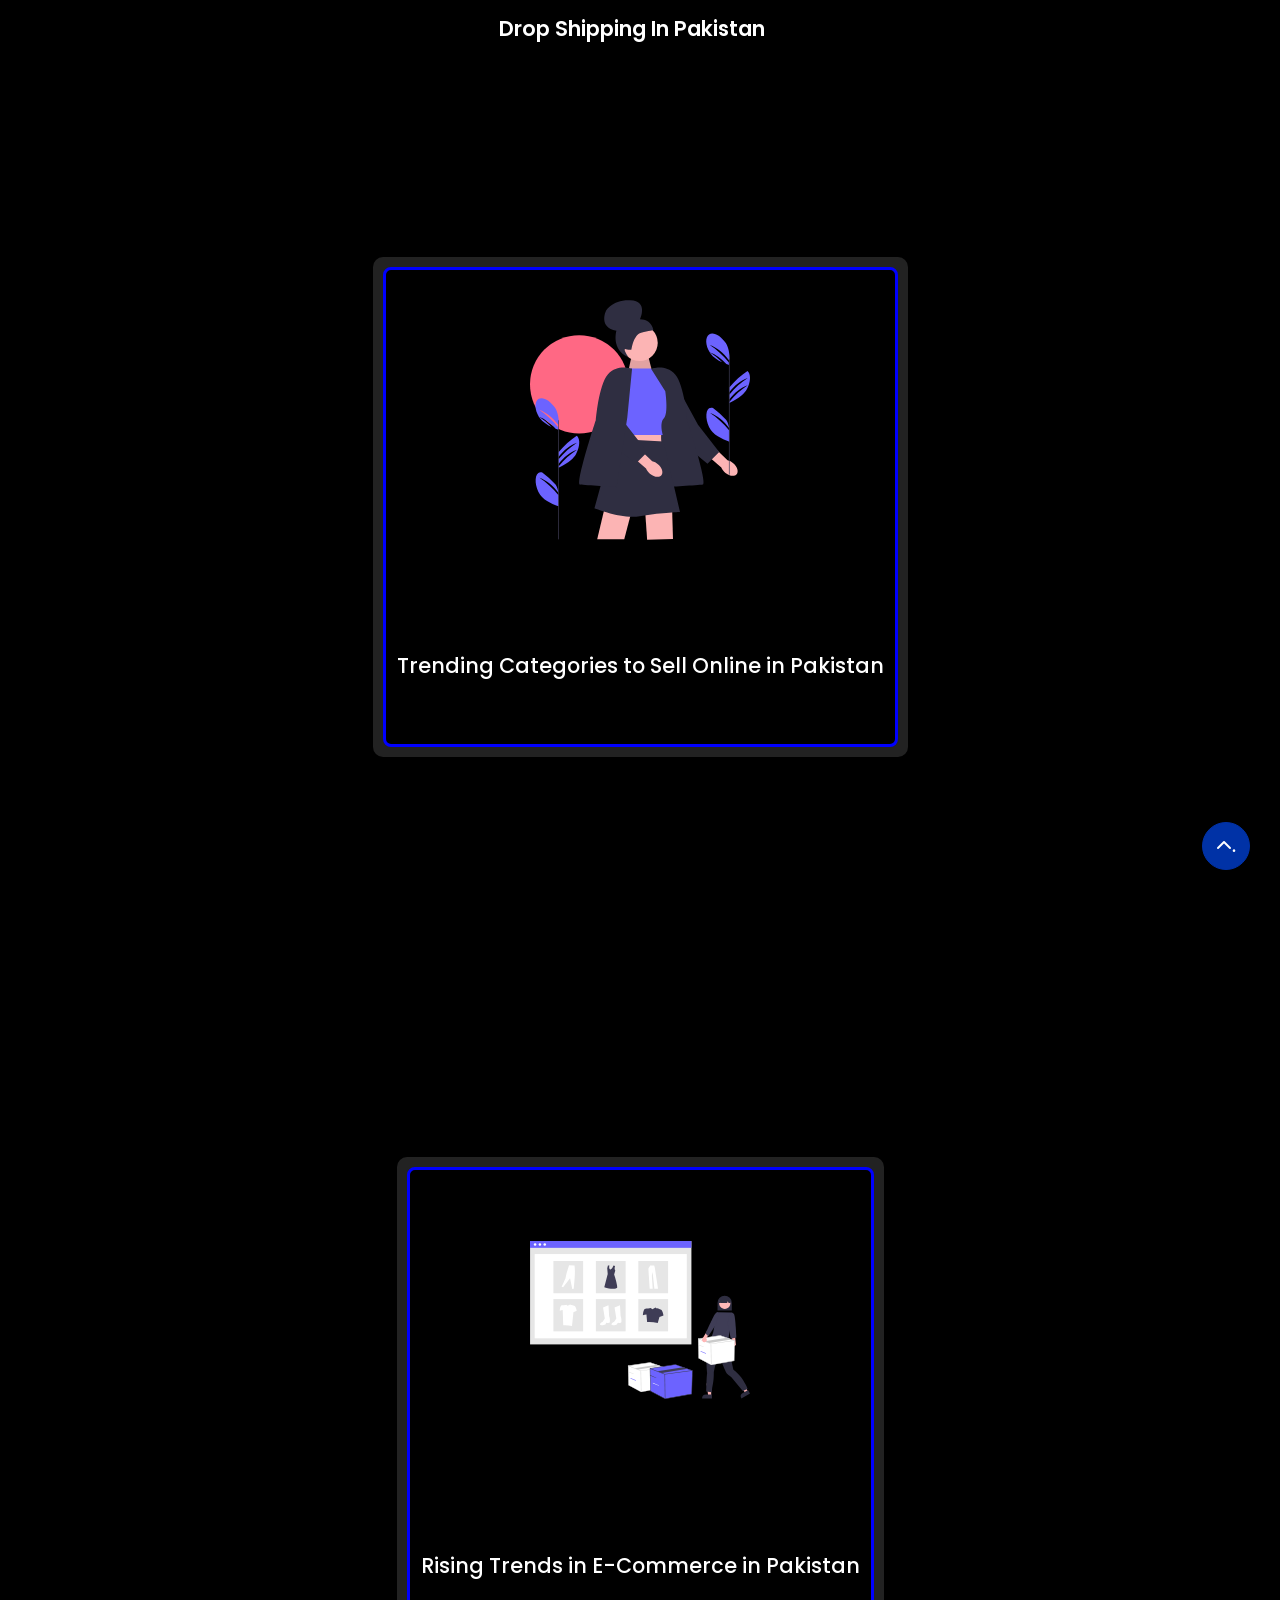
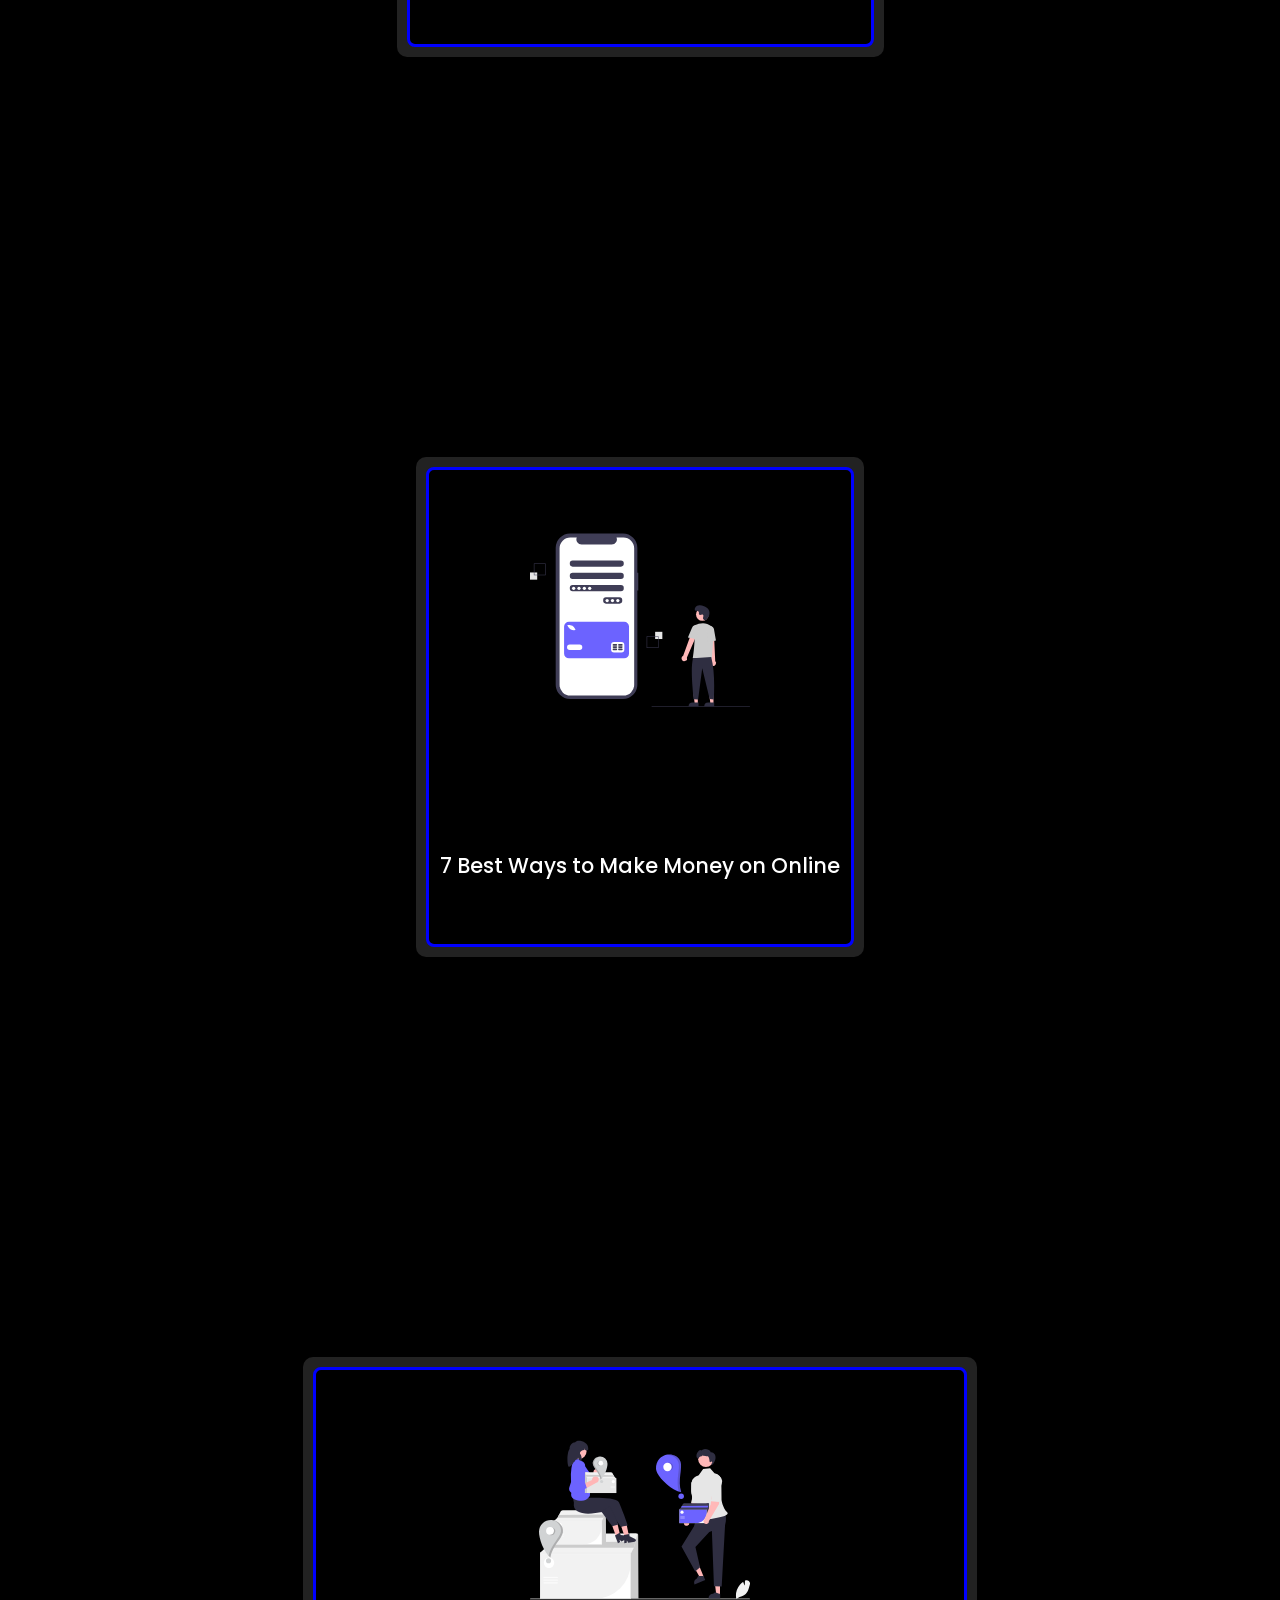
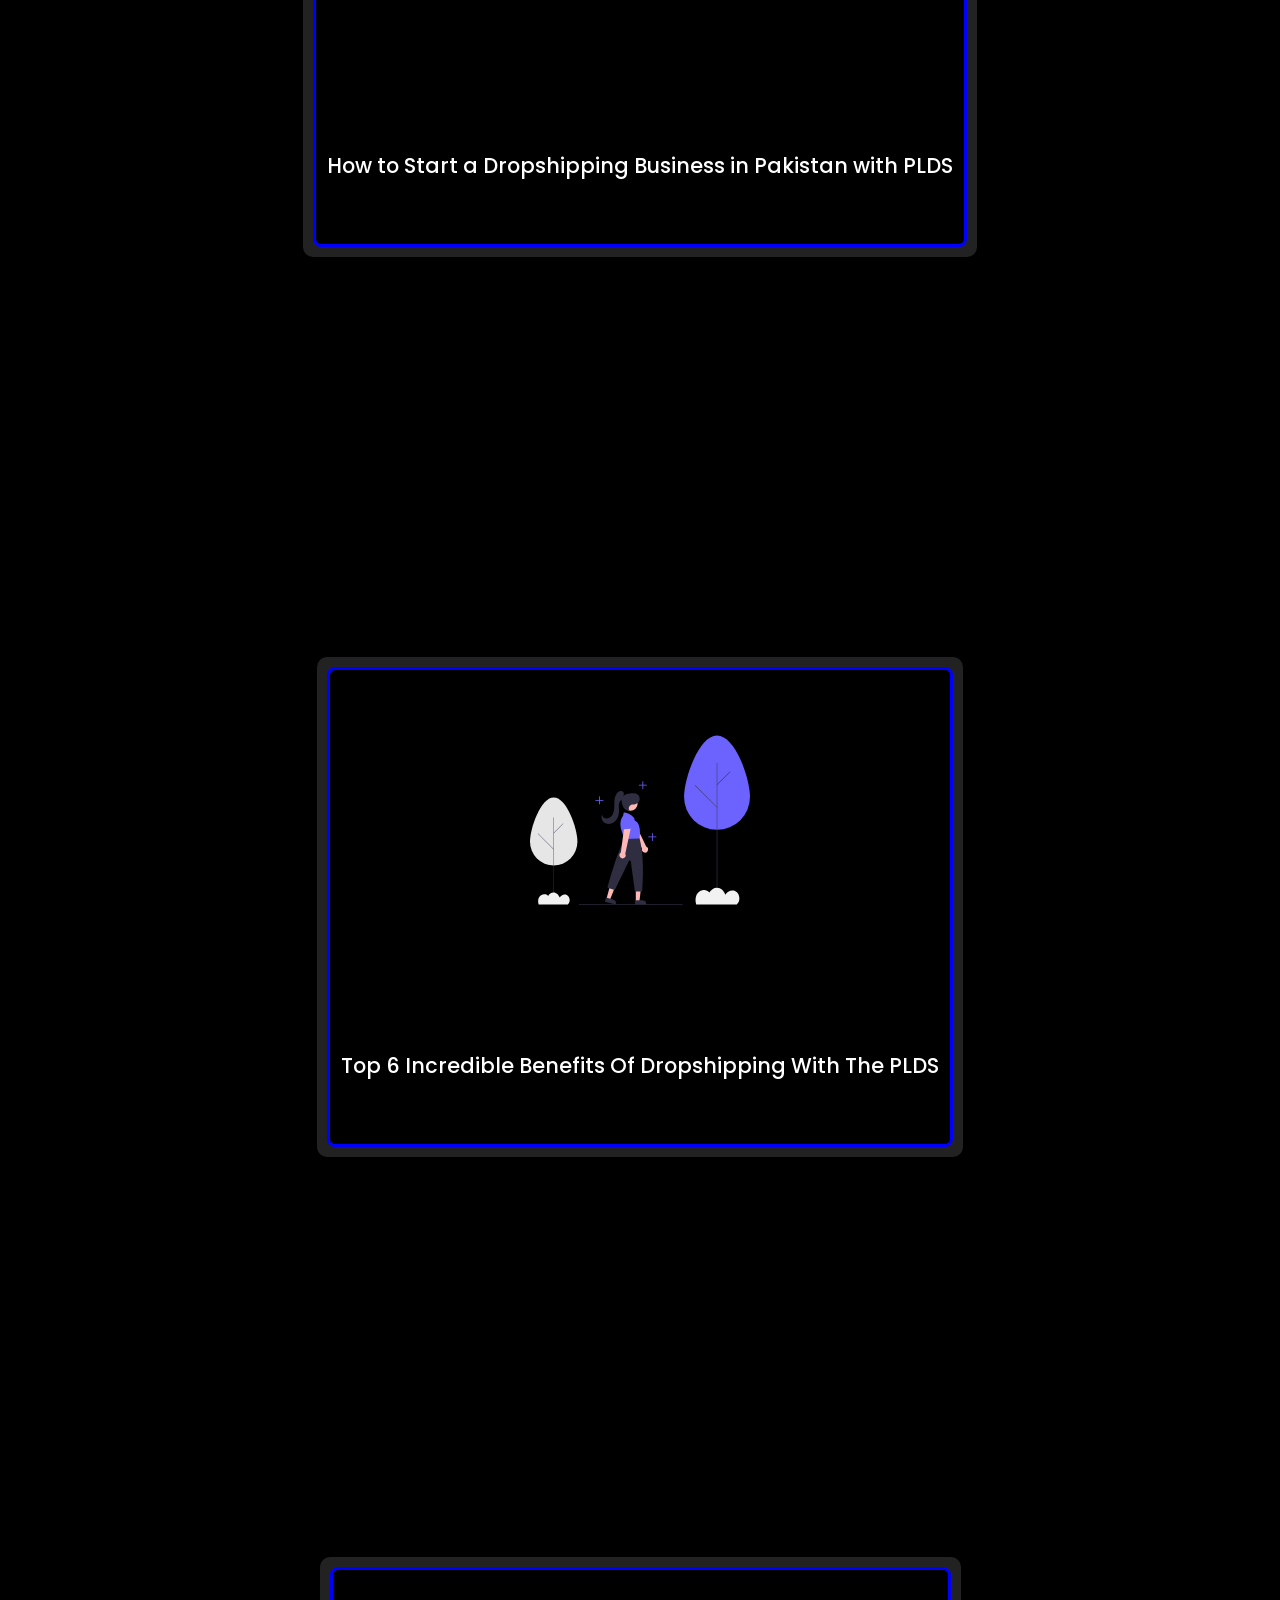
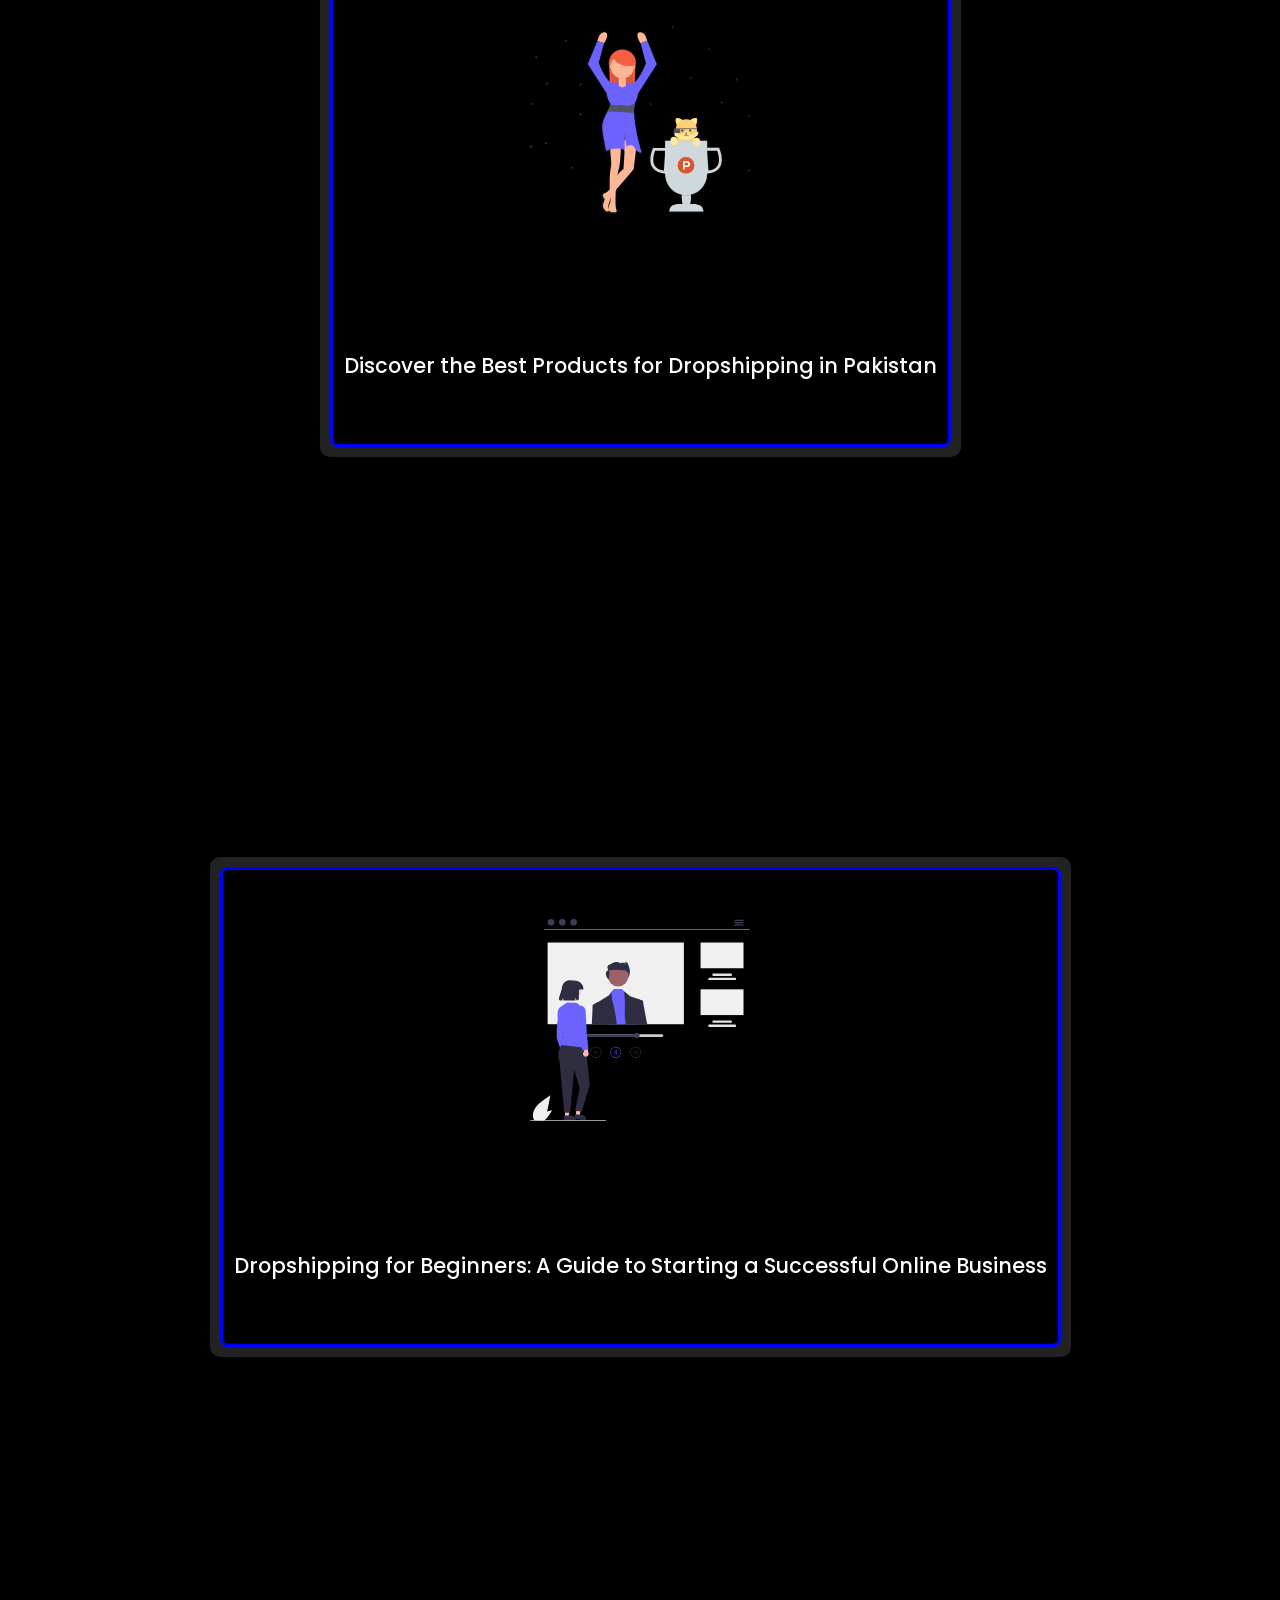
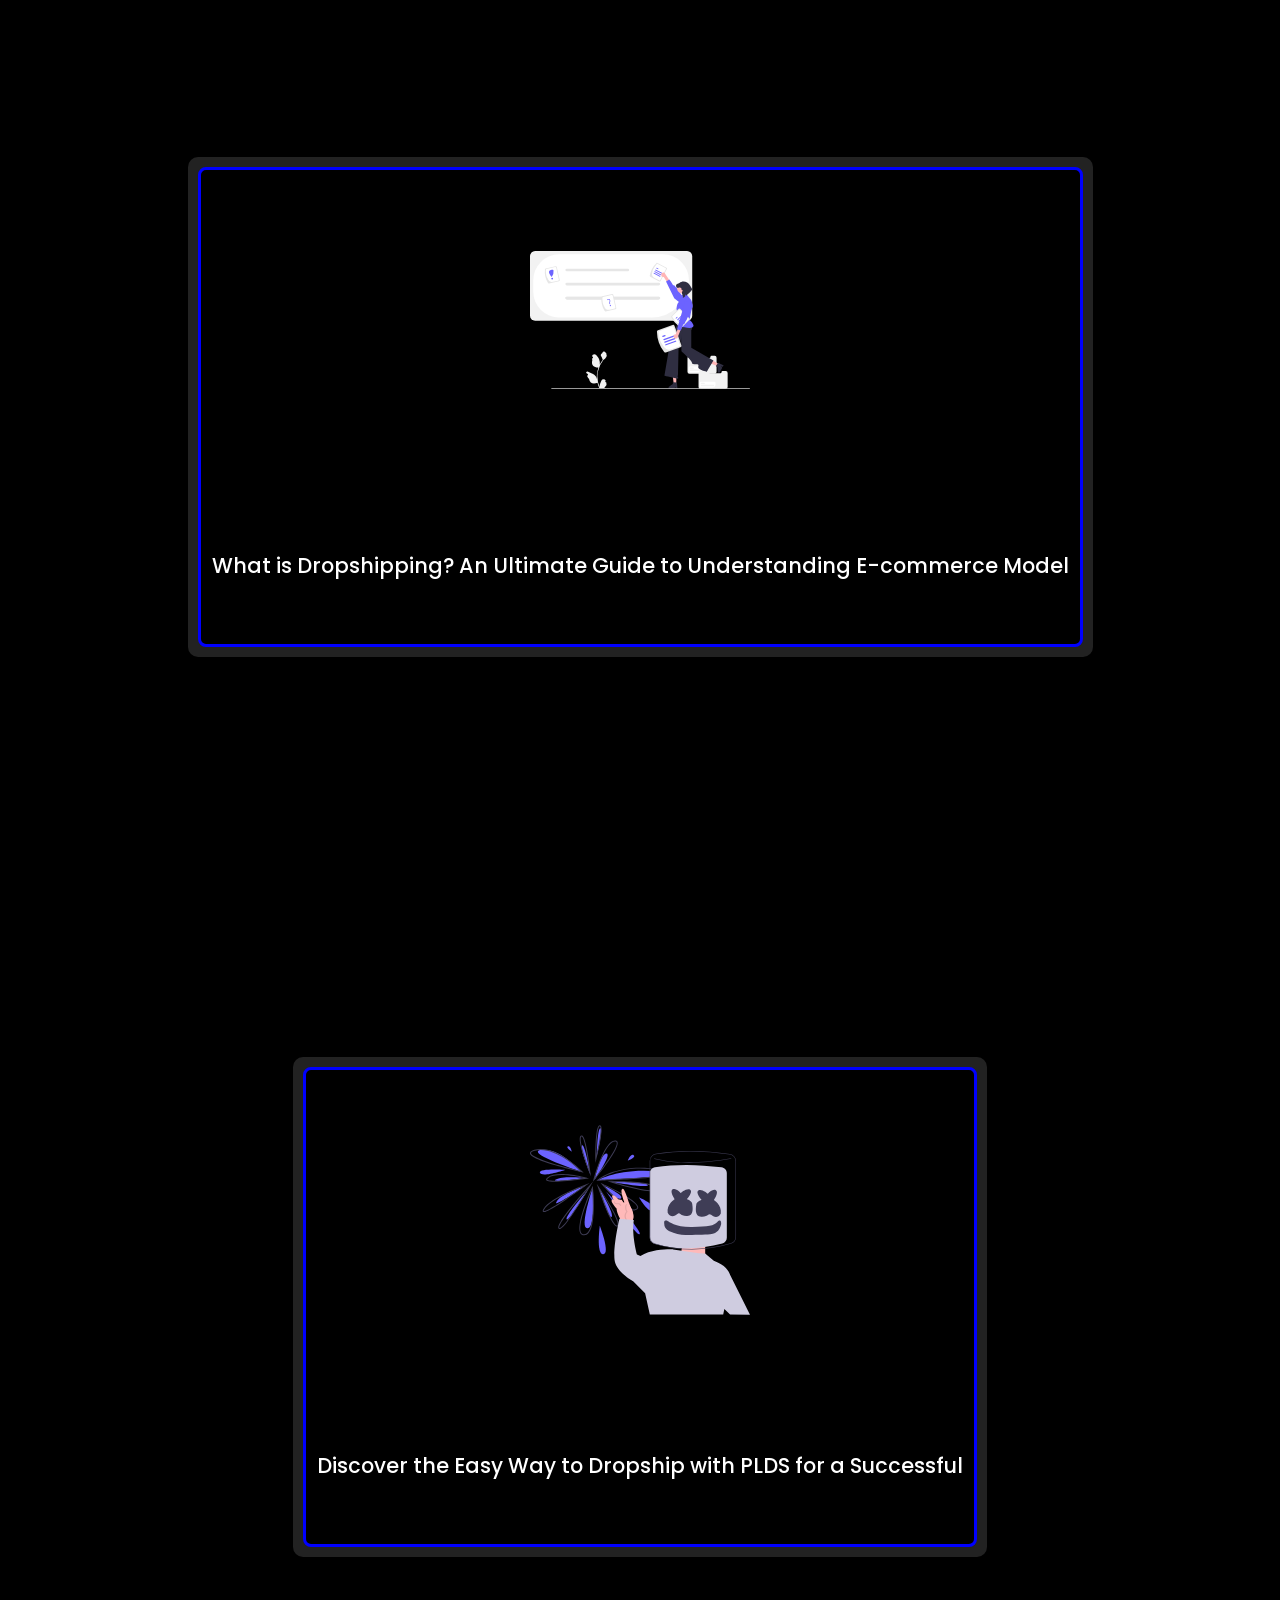
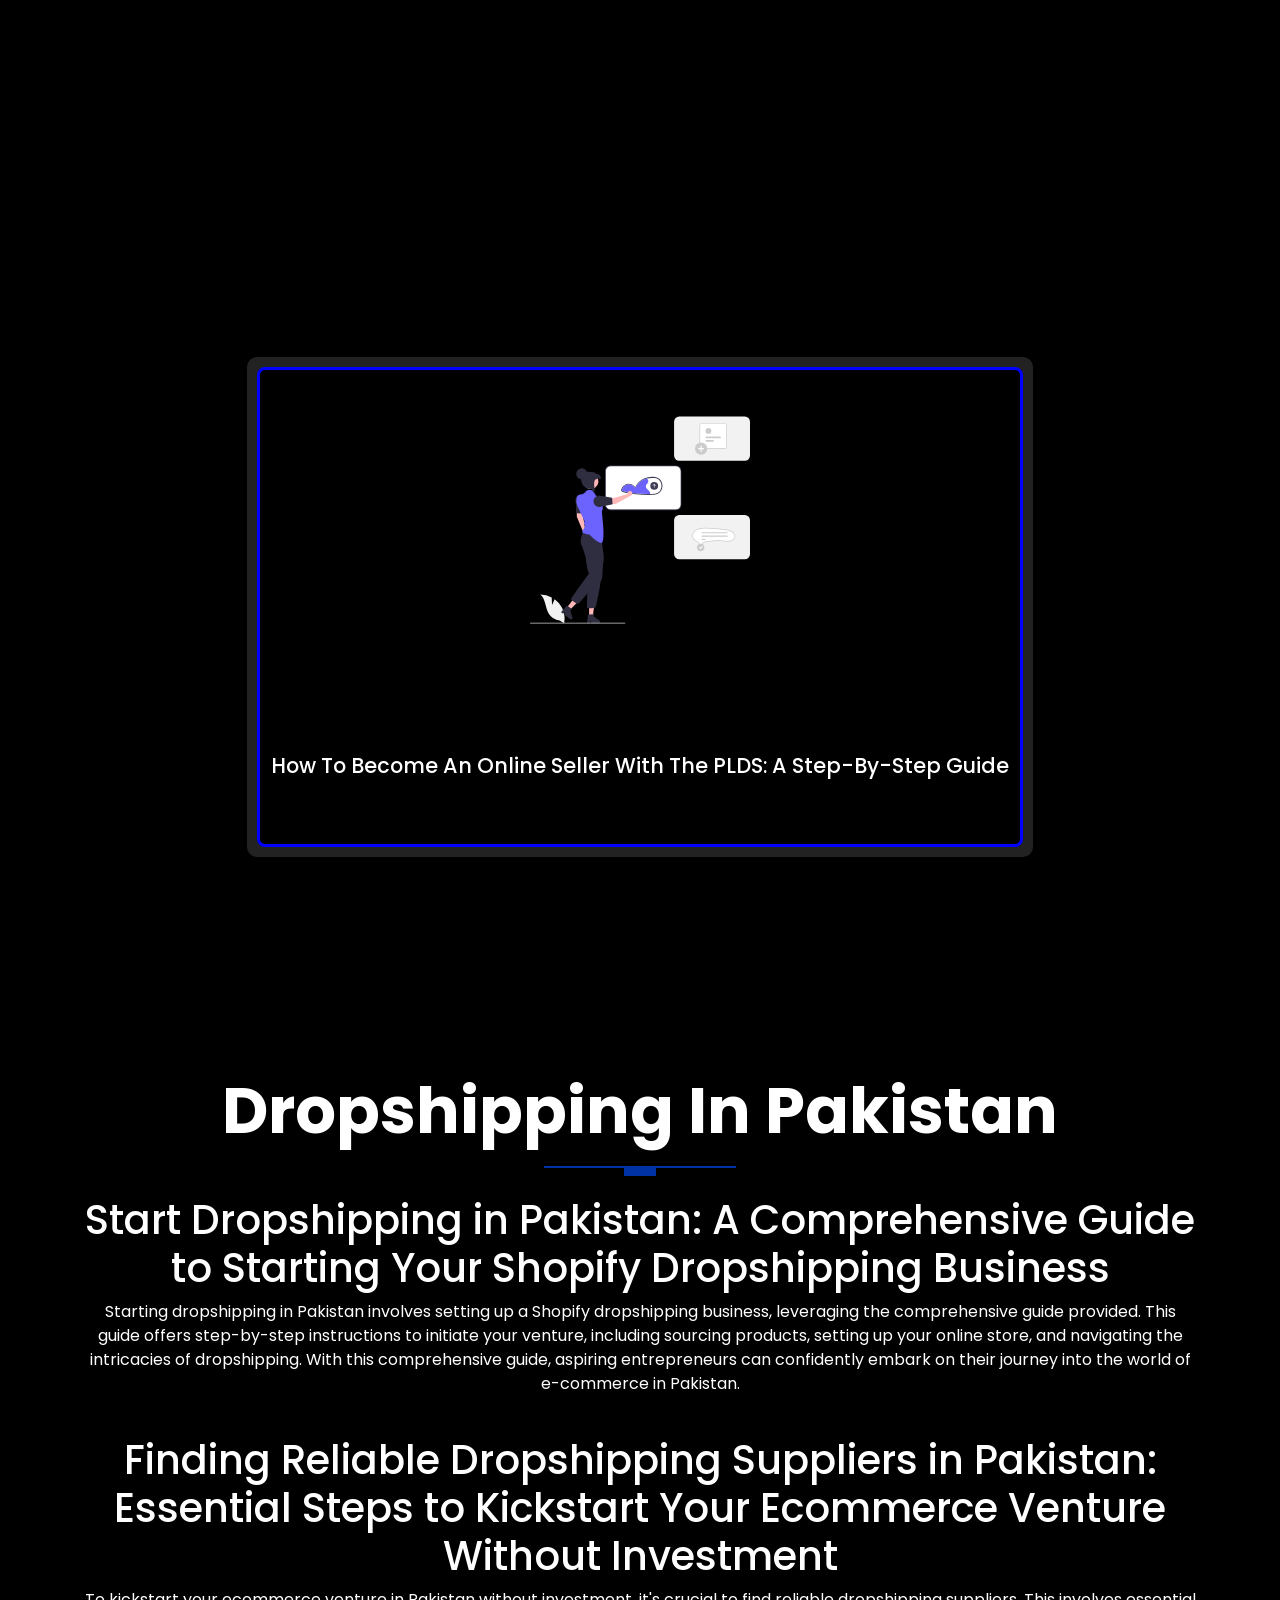
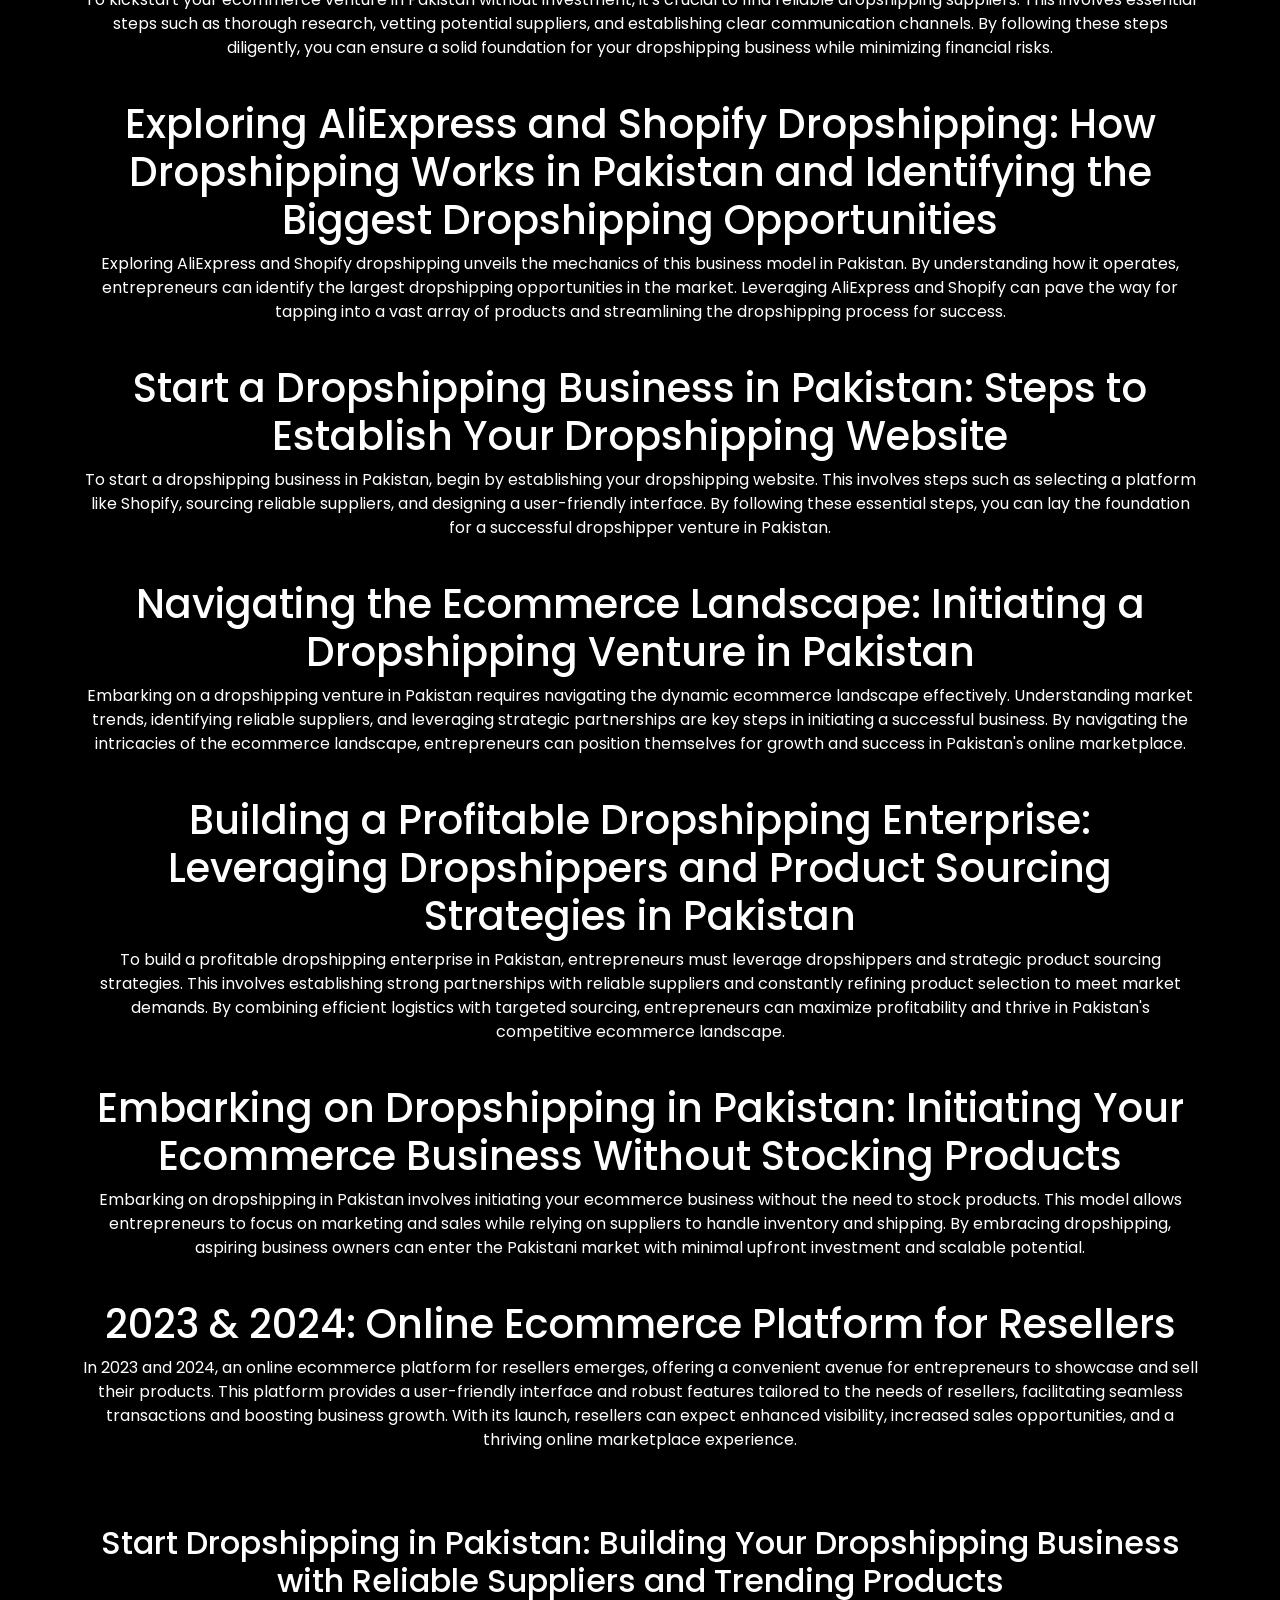
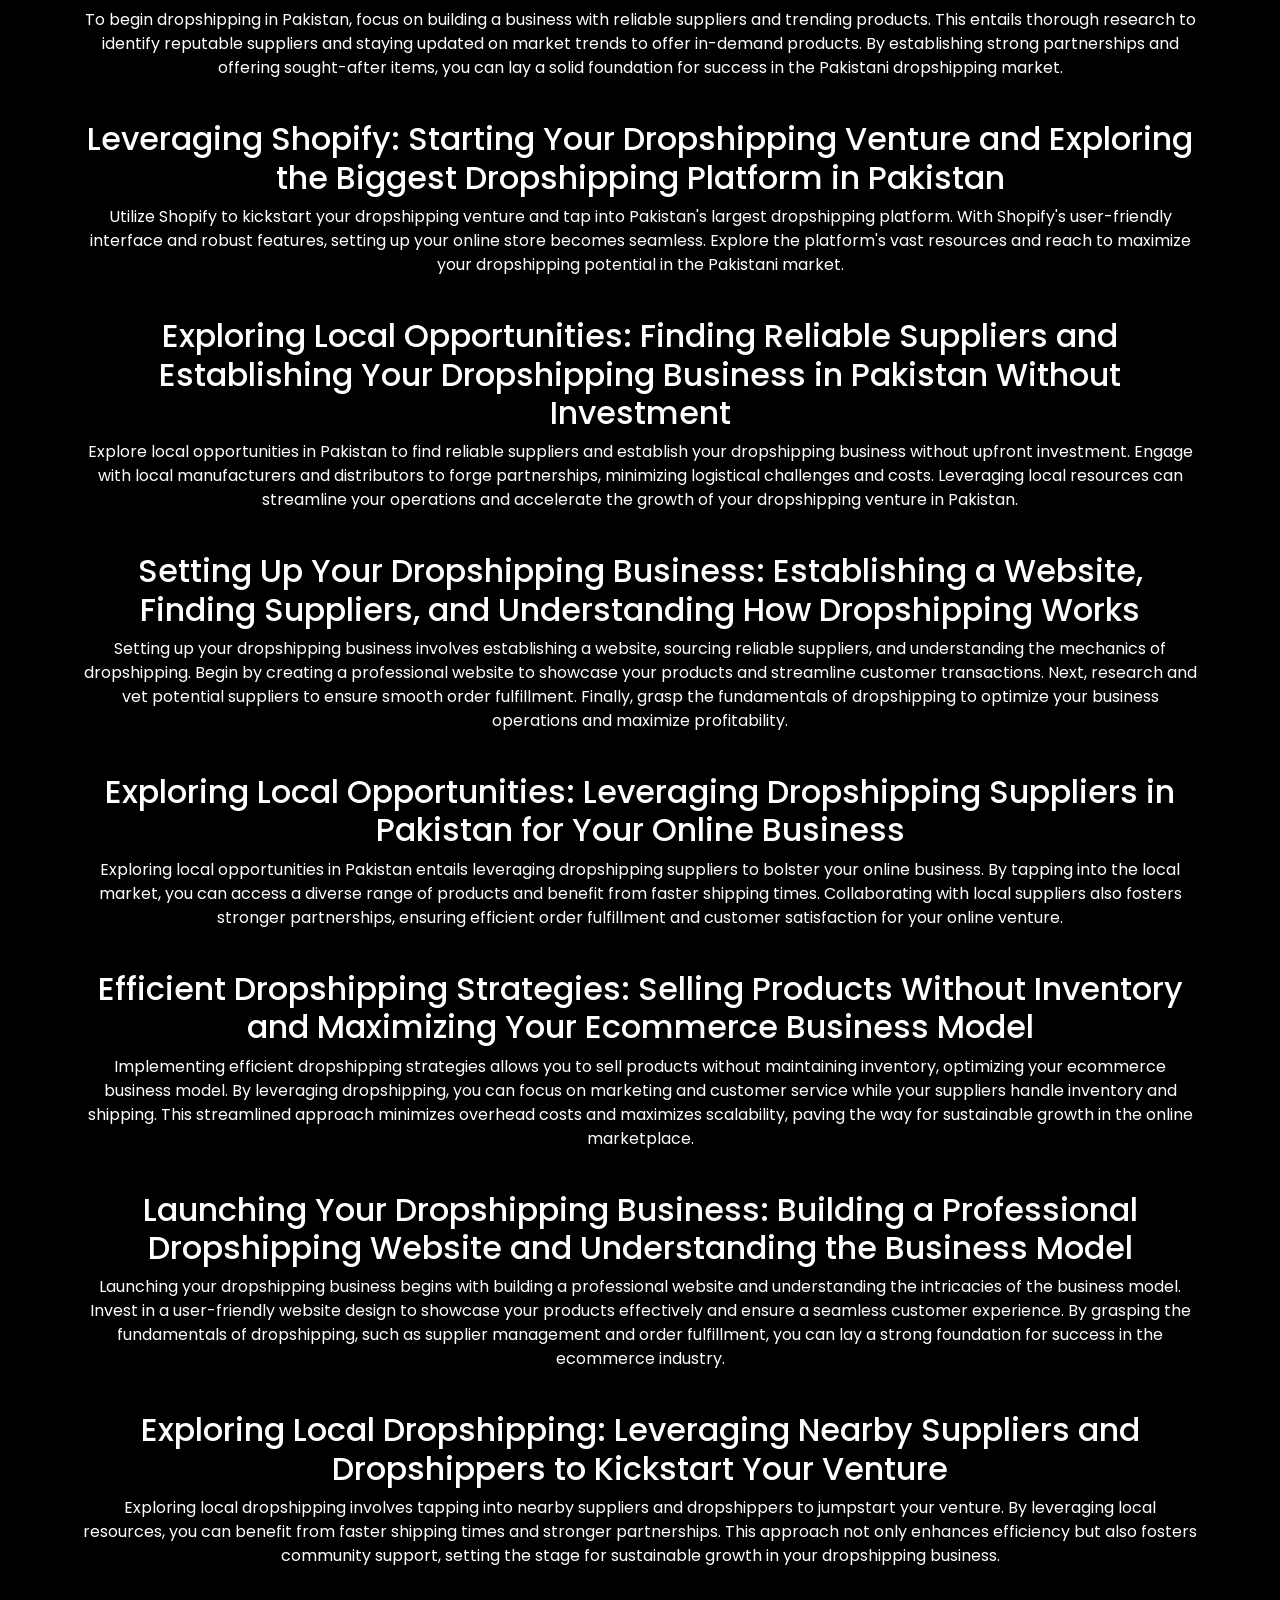
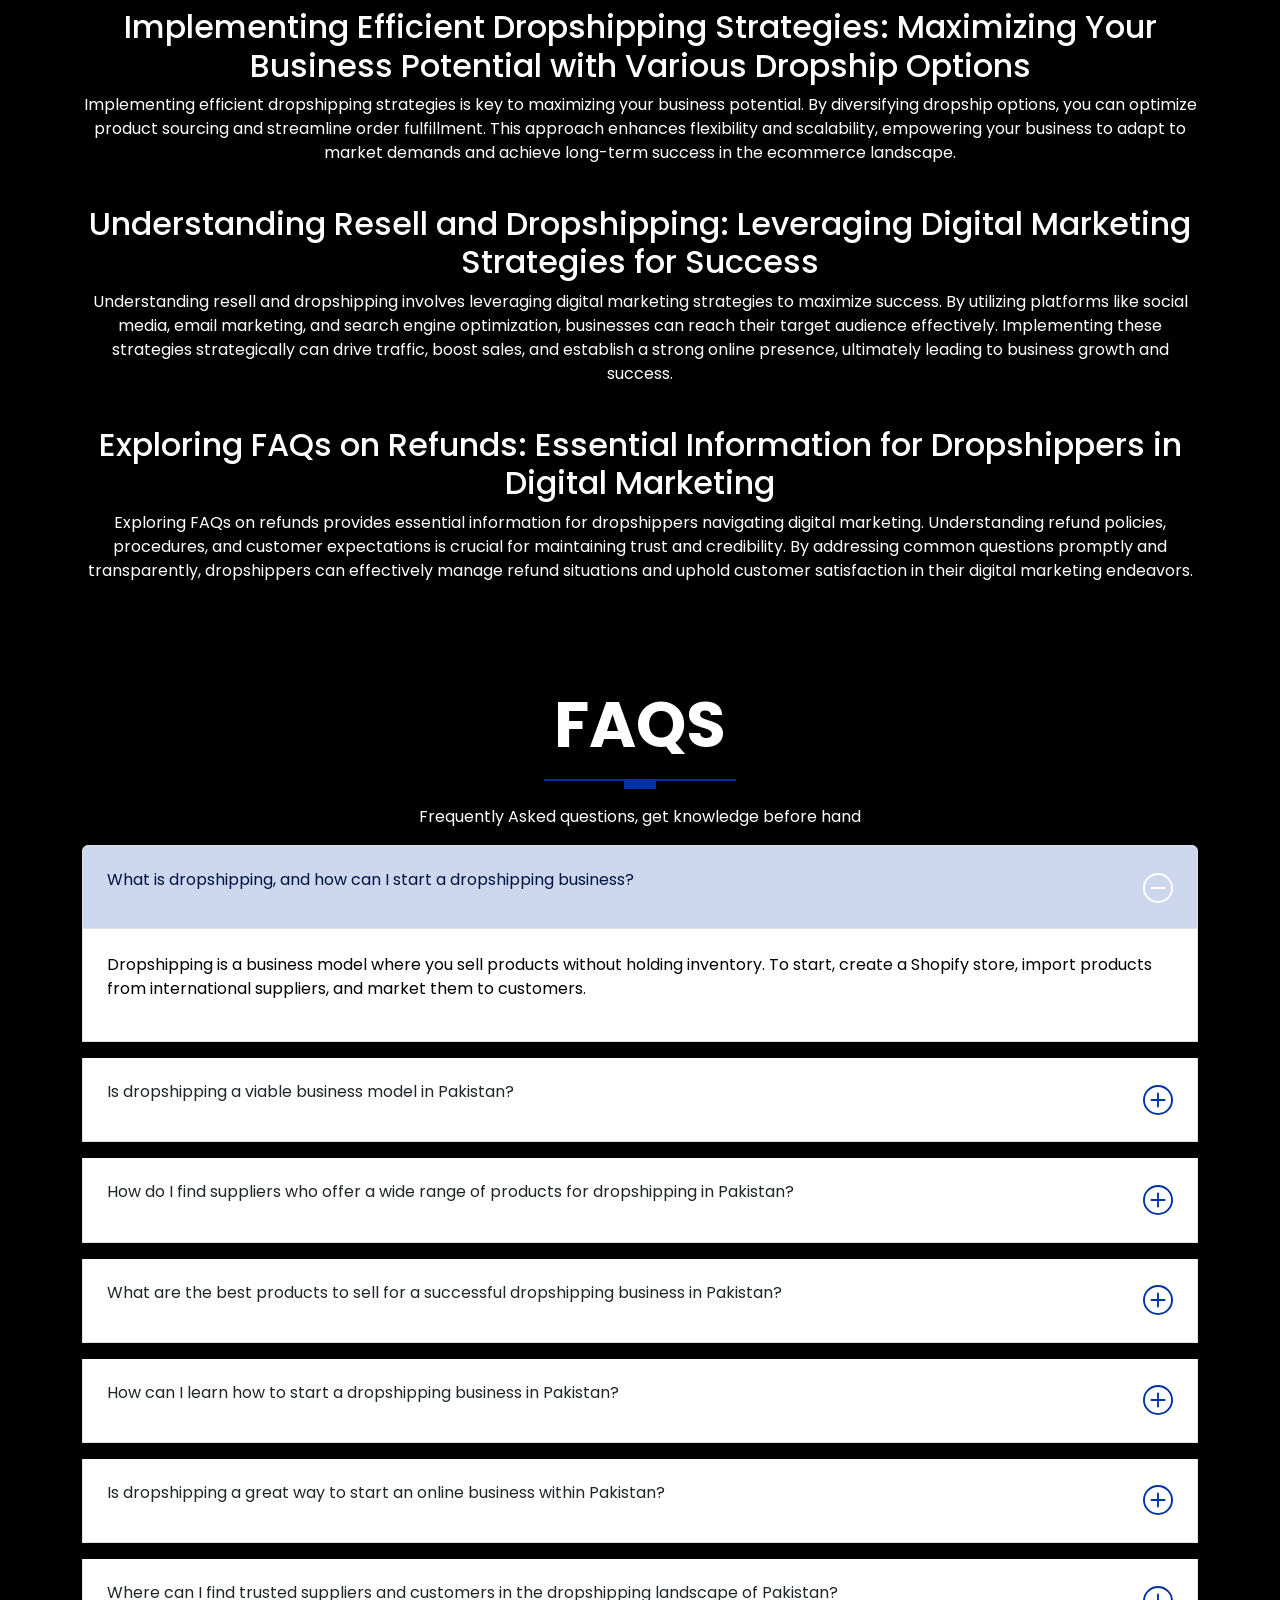
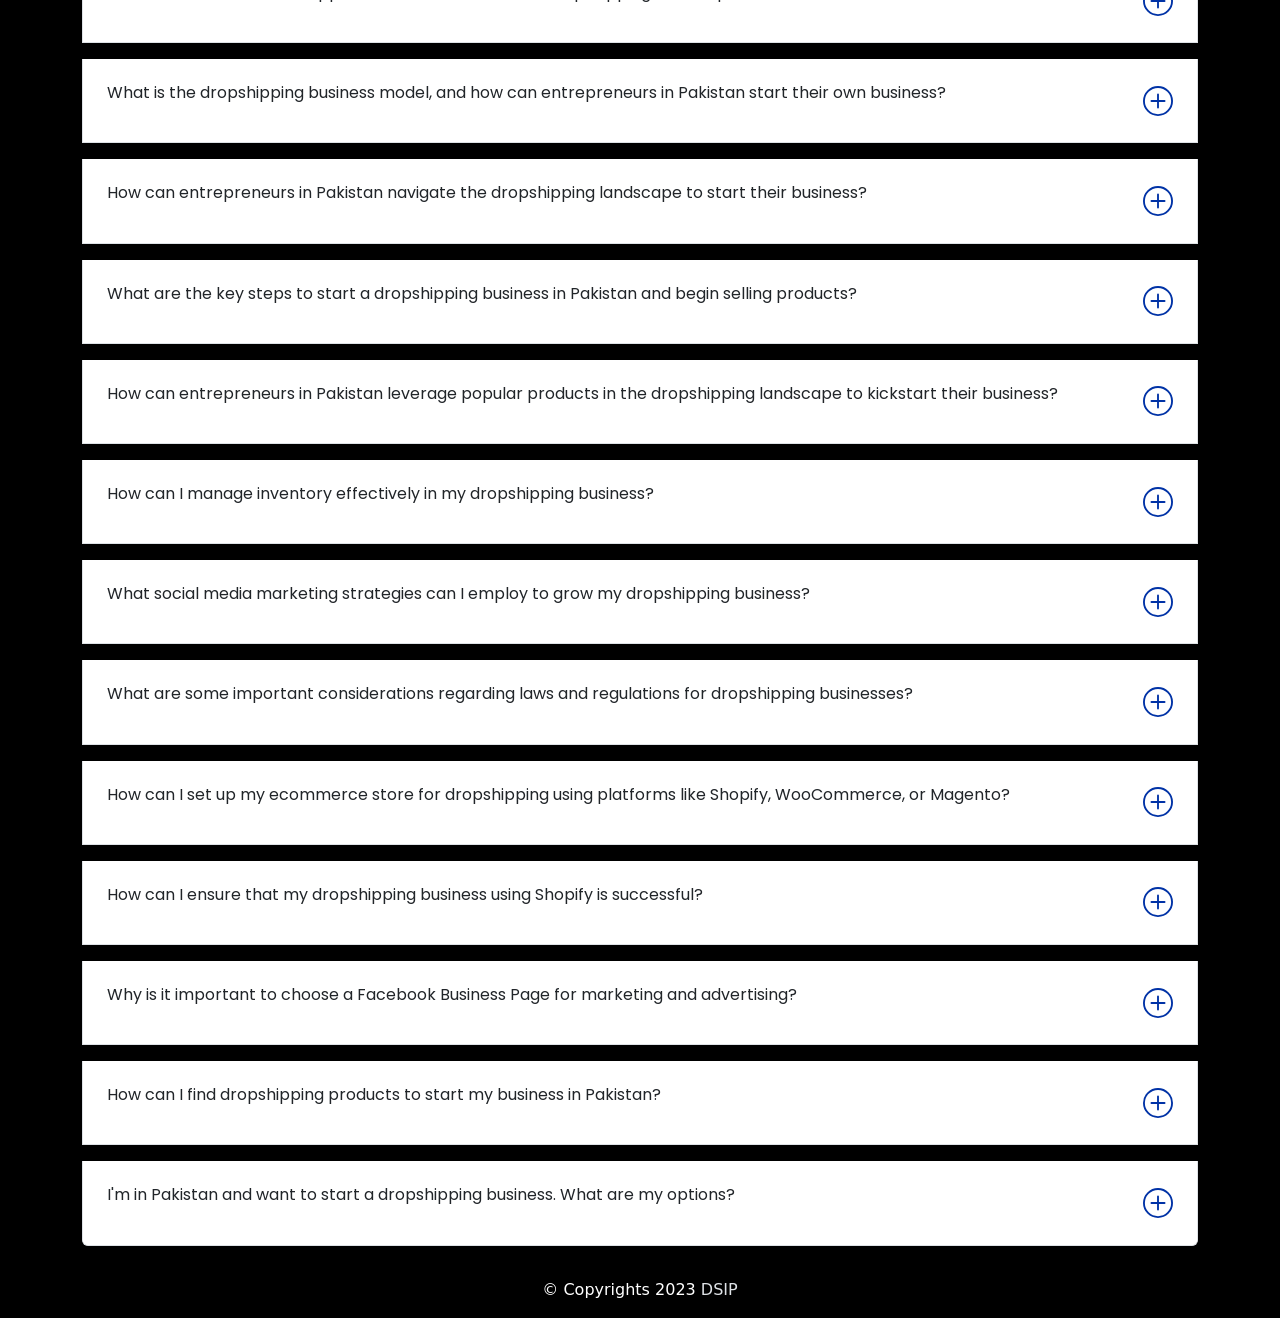
<file: index.html>
<!doctype html>
<html lang="en">
  <head>
    <meta charset="utf-8">
    <meta name="viewport" content="width=device-width, initial-scale=1">
    <meta name="description" content="Explore the lucrative realm of dropshipping in Pakistan, where entrepreneurs connect with suppliers to launch thriving businesses, leveraging the country's vast market potential. Seamlessly manage your dropshipping business operations while tapping into Pakistan's dynamic e-commerce landscape..........⭐⭐⭐">
    <meta name="keywords" content="Explore the lucrative realm of dropshipping in Pakistan, where entrepreneurs connect with suppliers to launch thriving businesses, leveraging the country's vast market potential. Seamlessly manage your dropshipping business operations while tapping into Pakistan's dynamic e-commerce landscape.....">
    <title>Pakistan Biggest Dropshipping Potential: Dropshipping Suppliers, Shopify, and Opportunities in the Largest Dropshipping in pakistan Market</title>
    <link rel="icon" type="image/png" href="images/favi.png">
    <link rel="stylesheet" href="assets/css/style.css">
    <link rel="stylesheet" href="assets/css/fontawesome.css">
    <link href="https://fonts.googleapis.com/css2?family=Poppins:wght@400;500;600;700;800;900&display=swap" rel="stylesheet">
    <link rel="stylesheet" href="assets/vendors/css/glightbox.min.css">
  </head>
  <body>
    <!-- begin navbar here -->
    <nav class="navbar navbar-expand-lg navbar-dark bg-black menu">
      <div class="container d-flex justify-content-center">
        <a class="navbar-brand logoo" href="https://www.dropshippinginpakistan.com/">Drop Shipping In Pakistan
        </a>
      </div>
    </nav>
    <!-- end navbar here -->

      <!-- start animated-portfolio here -->
      <div class="boddy">
        <a href="https://www.dropshippinginpakistan.com/trending-categories-to-sell-online-in-pakistan.html" class="ahide">
          <div class="animated_card">
             <svg xmlns="http://www.w3.org/2000/svg" data-name="Layer 1" class="imgs" viewBox="0 0 642.99652 699.63874" xmlns:xlink="http://www.w3.org/1999/xlink"><path d="m526.36926,329.63874c19.90002,12.82996,38.54004,30.01001,56,51.20001v32.39996c-8.52002-2.89996-41.03998-14.91998-53.88-33.92999-14.83997-21.96997-17.47998-55.32001-5.12-63.66998,3.21997-2.17004,7.13-2.44,11.41998-1.25,13.52997,9.72998,26.47003,21.52997,38.83002,35.27997,4.38,6.73004,7.09009,15.29999,8.75,23.96002v.40997c-15.98999-22.25995-34.79004-36.69995-56-44.39996Z" fill="#6c63ff"/><path d="m525.36926,130.63872c19.90002,12.82996,38.54004,30.01001,56,51.20001v7.39996c-1.66992-.57001-4.25-1.47998-7.42993-2.72998-14.28003-16.92999-30.56006-28.33002-48.57007-34.87,12.59998,8.12,24.69995,17.98999,36.31006,29.51996-12.28003-5.90997-26.64008-14.66998-34.19006-25.84998-.79999-1.17999-1.56-2.37-2.27997-3.57001-12.70001-21.08002-13.54004-44.20001-1.84003-52.09998,12.35999-8.35004,34.03003,3.47998,48.87,25.44,8.57996,12.70996,10.98999,32.42999,11.47998,46.77997-.78992,1.04004-1.56995,2.10004-2.34998,3.17999-15.98999-22.25995-34.79004-36.69995-56-44.39996Z" fill="#6c63ff"/><path d="m638.64929,248.8442v.01001c-1.42004,3.92999-3.19995,7.89995-5.32007,11.81001-3.1499,5.82001-7.98999,11.21997-13.46997,16.04999-5.87,5.17999-12.48999,9.70001-18.58008,13.37-8.5,5.13-15.96997,8.60999-18.90991,9.92999v-3.14996c16.89001-20.10004,34.84998-36.48004,54-48.82001-20.34009,7.38-38.44995,20.97998-54,41.70996v-13.88995c16.89001-20.10004,34.84998-36.48004,54-48.82001-20.34009,7.38-38.44995,20.97998-54,41.70996v-13.88995c16.66992-19.83002,34.37-36.04004,53.23999-48.32001,8.84009,7.10999,9.60999,24.26001,3.04004,42.29999v-.00002Z" fill="#6c63ff"/><circle cx="143.68463" cy="245.54544" r="143.68463" fill="#ff6884"/><path id="uuid-9ac3c440-2c29-483e-b5ea-f157a67fda2d-52" d="m593.86542,475.91107c12.08508,10.18033,16.6283,24.66791,10.14819,32.35791-6.4801,7.68994-21.52747,5.66974-33.61548-4.5159-4.88446-4.0025-8.73944-9.11652-11.24231-14.91425l-50.66037-43.78113,21.05191-23.33551,47.70709,45.63794c6.14044,1.48282,11.83636,4.41492,16.6109,8.55093h.00006Z" fill="#fcb4b4"/><polygon points="552.95795 443.51905 491.02707 363.99381 432.36926 256.63874 430.84827 405.52921 518.77356 477.74518 552.95795 443.51905" fill="#2f2e41"/><polygon points="283.55597 224.62357 297.74335 160.11792 345.16339 162.39891 357.33582 209.19409 283.55597 224.62357" fill="#fcb4b4"/><polygon points="283.55597 224.62357 297.74335 160.11792 345.16339 162.39891 357.33582 209.19409 283.55597 224.62357" isolation="isolate" opacity=".1"/><circle cx="320.27975" cy="124.33786" r="53.08847" fill="#fcb4b4"/><path d="m296.53302,144.83966v-.00003s-5.35571-.05193-16.49579-2.1235c-11.14008-2.07162,8.20172,23.95969,8.20172,23.95969-52.42401-21.89015-35.64839-77.41381-35.64839-77.41381-53.20448-10.17499-30.91603-57.47251-30.91603-57.47251,0,0,17.53793-33.84457,71.45114-31.6909,53.91318,2.15367,28.44357,55.32713,28.44357,55.32713,35.12576.06654,39.07767,31.72302,39.07767,31.72302,0,0-12.66254,1.58075-35.67487,7.42121-23.01227,5.84041-28.43887,50.26965-28.43887,50.26965l-.00006.00003-.00003.00003h-.00006Z" fill="#2f2e41"/><path d="m294.42831,204.30803l-2.39764-4.6693s-42.66142,4.94489-49.66142,11.47244-23,35.52756-23,35.52756l35,30.00003,40.05907-72.33072v-.00002Z" fill="#ffb6b6"/><path d="m347.36926,203.17417s32-8.53543,50,9.46457,39,51.00003,39,51.00003l-1,26-50-24.10236-38-62.3622v-.00005Z" fill="#ffb6b6"/><path d="m355.52676,199.63872s41.84253-15,68.84253,17,35,133.00002,35,133.00002c0,0,60.99997,186.99994,46,188.99994s-106.53979,7.52759-106.53979,7.52759l-31.46021-203.52756-14-143h2.15747v.00002Z" fill="#2f2e41"/><path d="m259.36926,379.63874l-10,36,136,10s-5-30.09448,0-41.04724l-126-4.95276Z" fill="#fcb4b4"/><polygon points="336.36926 613.63874 342.36926 699.63874 417.88895 697.63874 415.36926 610.63874 336.36926 613.63874" fill="#fcb4b4"/><polygon points="218.54477 605.13196 196.36926 698.63874 275.42792 698.10382 295.5704 621.67328 218.54477 605.13196" fill="#fcb4b4"/><path d="m353.36926,199.63872h-61.33859l-49.66142,66.00002,11,135s25.00002-7,60.00002-7h75s-11-35,3-49,4-79,4-79l-42-66v-.00002Z" fill="#6c63ff"/><path d="m244.36926,404.63874l-56,202.99994s82.46021,33.13385,132.2301,23.56696,117.7699-12.56696,117.7699-12.56696l-48-206-146-8v.00006Z" fill="#2f2e41"/><path id="uuid-73c6c48b-3ad6-4bf4-ae9b-2aead64e96c3-53" d="m373.86539,478.91107c12.08511,10.18033,16.6283,24.66791,10.14822,32.35791-6.4801,7.68994-21.52747,5.66974-33.61551-4.5159-4.88449-4.0025-8.73944-9.11652-11.24231-14.91425l-50.66037-43.78113,21.05194-23.33551,47.70709,45.63794c6.14044,1.48282,11.83636,4.41492,16.61093,8.55093Z" fill="#fcb4b4"/><polygon points="342.95795 443.51905 281.02707 363.99381 222.36926 256.63874 220.84827 405.52921 308.77356 477.74518 342.95795 443.51905" fill="#2f2e41"/><path d="m296.21179,199.63872s-41.84253-15-68.84253,17-35,133.00002-35,133.00002c0,0-61,186.99994-46,188.99994s106.53979,7.52759,106.53979,7.52759l31.46021-203.52756,14-143h-2.15747v.00002Z" fill="#2f2e41"/><rect x="581.36926" y="161.63872" width="2" height="348.00002" fill="#3f3d56"/><path d="m27.36927,518.63874c19.90002,12.82996,38.54004,30.01001,56,51.20001v32.39996c-8.52002-2.89996-41.03998-14.91998-53.88-33.92999-14.83997-21.96997-17.47998-55.32001-5.12-63.66998,3.21997-2.17004,7.13-2.44,11.41998-1.25,13.52997,9.72998,26.47003,21.52997,38.83002,35.27997,4.38,6.73004,7.09009,15.29999,8.75,23.96002v.40997c-15.98999-22.25995-34.79004-36.69995-56-44.39996Z" fill="#6c63ff"/><path d="m26.36927,319.63874c19.90002,12.82996,38.54004,30.01001,56,51.20001v7.39996c-1.66992-.57001-4.25-1.47998-7.42993-2.72998-14.28003-16.92999-30.56006-28.33002-48.57007-34.87,12.59998,8.12,24.69995,17.98999,36.31006,29.51996-12.28003-5.90997-26.64008-14.66998-34.19006-25.84998-.79999-1.17999-1.56-2.37-2.27997-3.57001-12.70001-21.08002-13.54004-44.20001-1.84003-52.09998,12.35999-8.35004,34.03003,3.47998,48.87,25.44,8.57996,12.70996,10.98999,32.42999,11.47998,46.77997-.78992,1.04004-1.56995,2.10004-2.34998,3.17999-15.98999-22.25995-34.79004-36.69995-55.99999-44.39996Z" fill="#6c63ff"/><path d="m139.64931,437.84421v.01001c-1.42004,3.92999-3.19995,7.89996-5.32007,11.81-3.1499,5.82001-7.98999,11.21997-13.46997,16.04999-5.87,5.17999-12.48999,9.70001-18.58008,13.37-8.5,5.13-15.96997,8.60999-18.90991,9.92999v-3.14996c16.89001-20.10004,34.84998-36.48004,54-48.82001-20.34009,7.38-38.44995,20.97998-54,41.70996v-13.88995c16.89001-20.10004,34.84998-36.48004,54-48.82001-20.34009,7.38-38.44995,20.97998-54,41.70996v-13.88995c16.66992-19.83002,34.37-36.04004,53.23999-48.32001,8.84009,7.10999,9.60999,24.26001,3.04004,42.29999Z" fill="#6c63ff"/><rect x="82.36927" y="350.63874" width="2" height="347.99994" fill="#3f3d56"/></svg>
             <h4 class="heading-s text-center lh-lg">Trending Categories to Sell Online in Pakistan</h4>
         </div>
        </a>                
    </div>
    <!-- end animated-portfolio here -->

  <!-- start animated-portfolio here -->
      <div class="boddy formobmar">
        <a href="https://www.dropshippinginpakistan.com/ecommerce-in-pakistan.html" class="ahide">
          <div class="animated_card">
            <svg xmlns="http://www.w3.org/2000/svg" data-name="Layer 1" class="imgs" viewBox="0 0 879.12502 631.48453" xmlns:xlink="http://www.w3.org/1999/xlink"><rect id="b93b1ef9-49b5-4354-905b-d9dddde45a10" data-name="Rectangle 338" x="0.27499" y="0.36501" width="644.72498" height="412.91" fill="#e6e6e6"/><rect id="ef7485f9-8ecd-46d9-949e-abdd8aa9e360" data-name="Rectangle 339" x="18.711" y="52.15401" width="607.85303" height="336.69299" fill="#fff"/><rect id="b4c2a7ec-beab-40bc-b587-23a202562f78" data-name="Rectangle 340" width="644.72498" height="27.39" fill="#6c63ff"/><circle id="bd6d3ebf-cb6f-4fcb-b7cd-ad5a287d3324" data-name="Ellipse 513" cx="20.355" cy="14.004" r="5.077" fill="#fff"/><circle id="efb1158e-7a7d-4adb-9063-fc7dc50c76d5" data-name="Ellipse 514" cx="39.624" cy="14.004" r="5.077" fill="#fff"/><circle id="b51f9e19-f36b-4f29-afd5-008bb0fc20dd" data-name="Ellipse 515" cx="58.89299" cy="14.004" r="5.077" fill="#fff"/><rect id="b636d421-4358-445b-b124-1d058e78c733" data-name="Rectangle 341" x="93.5" y="79.84801" width="118.887" height="128.98199" fill="#e6e6e6"/><rect id="ab9c902d-64a9-4a2b-a9ec-6dc7022c80f6" data-name="Rectangle 342" x="263.19299" y="79.84801" width="118.887" height="128.98199" fill="#e6e6e6"/><rect id="f4a232af-026e-479b-8040-5c62e5965d9e" data-name="Rectangle 343" x="432.88501" y="79.84801" width="118.887" height="128.98199" fill="#e6e6e6"/><rect id="ada16aa4-f84d-4851-87ee-a2852d96226a" data-name="Rectangle 344" x="93.5" y="232.17599" width="118.887" height="128.98199" fill="#e6e6e6"/><rect id="ebfcbe07-3b81-4d69-a4f5-6a8318d20e8d" data-name="Rectangle 345" x="263.19299" y="232.17599" width="118.887" height="128.98199" fill="#e6e6e6"/><rect id="ead16b6d-d132-49a9-a42f-1f570e523a46" data-name="Rectangle 346" x="432.88501" y="232.17599" width="118.887" height="128.98199" fill="#e6e6e6"/><path id="ab8ff6e3-f37e-4992-8347-ee905fdba816-132" data-name="Path 2643" d="M452.3655,399.58275l21.722-8.588,2.526,42.939s4.546,13.134,3.031,18.186c0,0,1.01,8.588-1.516,9.093s-9.6,1.516-10.1,1.01-.505-2.021-.505-2.021-5.052,3.536-5.557,7.577c0,0-21.217,6.567-21.722.505s10.608-11.114,10.608-11.114l8.588-13.134Z" transform="translate(-160.43749 -134.25774)" fill="#fff"/><path id="e647835b-1773-4993-9de9-376235a5ef39-133" data-name="Path 2644" d="M498.33749,399.58275l21.719-8.588,2.526,42.939s4.546,13.134,3.031,18.186c0,0,1.01,8.588-1.516,9.093s-9.6,1.516-10.1,1.01-.505-2.021-.505-2.021-5.052,3.536-5.557,7.577c0,0-21.217,6.567-21.722.505s10.608-11.114,10.608-11.114l8.588-13.134Z" transform="translate(-160.43749 -134.25774)" fill="#fff"/><path id="ee50e840-b8e9-4cc0-9b2e-64e12816c6e5-134" data-name="Path 2645" d="M500.4595,233.76773s-4.625,12.924.734,18.752l-4.468,15.353s15.874,47.622,11.339,54.274c0,0-16.932,8.466-50.8-3.024l13.757-53.367-1.965-22.526,2.721-10.583,6.047-.6s-3.628,13.606,3.024,15.723,13.141-15.383,13.141-15.383Z" transform="translate(-160.43749 -134.25774)" fill="#3f3d56"/><path id="b668efb4-5504-4326-941b-9be143c4d030-135" data-name="Path 2646" d="M286.85848,317.19475l5.837,2.388,27.858-36.613,8.755,42.98,5.837-1.061c3.744-37.055,6.8-74.85,3.051-92.726l-21.623-.929-9.816,31.311-4.776,21.225Z" transform="translate(-160.43749 -134.25774)" fill="#fff"/><path id="b699d661-049e-451c-8a7e-64343ac1c335-136" data-name="Path 2647" d="M641.11547,231.86974s-7.966,11.074-7.577,15.543,5.44,77.327,5.44,77.327l11.852.583-3.5-52.458,2.914-14.183,7.189,66.058,14.572.389-13.017-85.681-2.526-7.577Z" transform="translate(-160.43749 -134.25774)" fill="#fff"/><path id="a4f25674-ecb7-42aa-ae9a-d508200b11eb-137" data-name="Path 2648" d="M686.1375,410.27574c-2.115-2.538-5.751-3.91-9.242-4.652.1-.317-10.618-2.532-10.8-2.076l-4.041-3.219-12.417,6.447-6.977-4.75-3.241,1.15c.132-.572-10.061,1.194-10.061,1.194-1.947.07-4.434.192-7.218.406-9.749.75-10.5,26-10.5,26a39.85013,39.85013,0,0,1,14.113-2.955l2.635,30.2c13.553-1.162,27.767.19,42.5,3.5l6.909-23.74,16.089-6.257S691.1375,416.27474,686.1375,410.27574Z" transform="translate(-160.43749 -134.25774)" fill="#3f3d56"/><path id="b6d7fb25-d94e-4ba0-9382-3f72a4c565e4-138" data-name="Path 2649" d="M340.8785,395.89473c-1.743-2.091-4.738-3.222-7.615-3.833.086-.262-8.749-2.086-8.9-1.71l-3.33-2.652-10.229,5.312-5.749-3.913-2.67.948c.109-.471-8.29.983-8.29.983-1.6.058-3.654.158-5.947.335-8.033.618-8.651,21.421-8.651,21.421a32.837,32.837,0,0,1,11.629-2.435l2.171,60.914c11.167-.958,22.879.157,35.015,2.884l5.692-55.59,13.257-5.155S344.99749,400.83974,340.8785,395.89473Z" transform="translate(-160.43749 -134.25774)" fill="#fff"/><path id="abb48a01-b3b6-4bc9-9e6f-5cc93133d8eb-139" data-name="Path 2682" d="M909.8875,412.10872h57v-30.5a28.5,28.5,0,1,0-57,0Z" transform="translate(-160.43749 -134.25774)" fill="#2f2e41"/><path id="f1b40e10-dbea-4491-93e9-bf21ee1afe95-140" data-name="Path 2683" d="M884.4425,751.45272h-12.259l-5.833-47.292h18.094Z" transform="translate(-160.43749 -134.25774)" fill="#ffb6b6"/><path id="f19e2682-d3fb-40a9-8809-be7b68a78ac9-141" data-name="Path 2684" d="M887.56951,747.44972h-24.145a15.387,15.387,0,0,0-15.386,15.385v.5h39.531Z" transform="translate(-160.43749 -134.25774)" fill="#2f2e41"/><path id="b3618d44-3857-42e4-aed2-10e127155f21-142" data-name="Path 2685" d="M1030.99651,735.09173l-10.676,6.027-28.328-38.311,15.757-8.895Z" transform="translate(-160.43749 -134.25774)" fill="#ffb6b6"/><path id="a172411a-a77d-4e4f-ac70-c8342021cfb1-143" data-name="Path 2686" d="M1031.7515,730.06874l-21.025,11.866h0a15.387,15.387,0,0,0-5.834,20.963l.246.435,34.424-19.433Z" transform="translate(-160.43749 -134.25774)" fill="#2f2e41"/><path id="bd1532c7-07e2-44c0-82ff-fc8e0d37942d-144" data-name="Path 2687" d="M952.64249,538.78172l.946,4.73s2.838,2.838,1.419,4.257-.946,8.042-.946,8.042c.794,12.076,16.573,79.936,19.395,93.189,0,0,21.76,14.191,38.789,42.1s17.5,35.005,17.5,35.005l-18.918,8.043-47.3-57.238s-13.245-8.042-17.976-15.137-34.064-80.418-34.064-80.418l-16.56,76.63306s.946,27.909-3.311,45.885a192.52229,192.52229,0,0,0-4.73,34.532l-22.233-2.365s1.419-67.172,3.784-74.268c0,0-9.934-81.836,9.934-114.476l16.012-42.687,15.682-6.036Z" transform="translate(-160.43749 -134.25774)" fill="#2f2e41"/><path id="e2a54528-859f-4f0e-9aca-6130773a8d3b-145" data-name="Path 2688" d="M938.68153,360.56471c-29.847.51-29.842,44.907,0,45.412C968.52653,405.46672,968.5225,361.06972,938.68153,360.56471Z" transform="translate(-160.43749 -134.25774)" fill="#ffb8b8"/><path id="aeace49c-5333-476f-965d-52da8fac2318-146" data-name="Path 2689" d="M915.71052,382.09273h5.073l1.381-3.454-.691,3.454h27.745l-.9-7.227,6.744,7.227h6.727v-3.916a23.038,23.038,0,1,0-46.076-.03259v.03259Z" transform="translate(-160.43749 -134.25774)" fill="#2f2e41"/><path id="aa5a3aa9-e50b-4b43-b42d-0c1415925835-147" data-name="Path 2690" d="M907.9035,419.23473l56.4.457-11.916,120.917s-65.959-3.481-66-23.614l6.179-17.891Z" transform="translate(-160.43749 -134.25774)" fill="#3f3d56"/><path id="aca4d347-909c-4b66-b72e-6bb1477aee43-148" data-name="Path 2693" d="M966.7275,552.29772a9.377,9.377,0,0,1,2.7-14.122l-2.451-21.287,12.573-4.645,3.039,30.111a9.428,9.428,0,0,1-15.861,9.943Z" transform="translate(-160.43749 -134.25774)" fill="#ffb6b6"/><path id="eab38d24-ad2d-4cbe-aaaa-db975580c866-149" data-name="Path 2694" d="M956.8875,430.10872l7.421-10.373s5.079-1.127,11.079,5.873,9.5,94.5,9.5,94.5l-22,5-13-62Z" transform="translate(-160.43749 -134.25774)" fill="#3f3d56"/><polygon points="672.135 390.739 673.771 468.476 724.096 495.071 815.744 478.705 817.995 397.899 759.896 377.441 672.135 390.739" fill="#fff"/><path d="M884.40233,630.16805,833.4151,603.22344l-1.66142-78.9158,88.65793-13.43306.18894.06631L979.252,531.593l-2.28476,82.04559ZM835.002,602.244l49.66249,26.24458,90.73236-16.20225,2.2157-79.56639L920.256,512.52345,833.39038,525.685Z" transform="translate(-160.43749 -134.25774)" fill="#cacaca"/><polygon points="722.973 411.816 722.776 411.738 671.838 391.485 672.431 389.992 723.173 410.166 817.885 397.103 818.105 398.695 722.973 411.816" fill="#cacaca"/><rect x="883.2183" y="545.24581" width="1.60739" height="84.08562" transform="translate(-167.5157 -123.4613) rotate(-0.69695)" fill="#cacaca"/><polygon points="716.536 407.792 698.174 400.348 786.569 386.263 804.931 393.706 716.536 407.792" fill="#cacaca"/><rect x="842.41659" y="541.27671" width="1.60727" height="23.18645" transform="translate(-158.47692 974.46083) rotate(-66.70554)" fill="#cacaca"/><rect x="852.06024" y="567.79675" width="1.60727" height="23.18645" transform="translate(-177.00517 999.35088) rotate(-66.70554)" fill="#6c63ff"/><polygon points="392.135 498.739 393.771 576.476 444.096 603.071 535.744 586.705 537.995 505.899 479.896 485.441 392.135 498.739" fill="#fff"/><path d="M604.40233,738.16805,553.4151,711.22344l-1.66142-78.9158,88.65793-13.43306.18894.06631L699.252,639.593l-2.28476,82.04559ZM555.002,710.244l49.66249,26.24458,90.73236-16.20225,2.2157-79.56639L640.256,620.52345,553.39038,633.685Z" transform="translate(-160.43749 -134.25774)" fill="#cacaca"/><polygon points="442.973 519.816 442.776 519.738 391.838 499.485 392.431 497.992 443.173 518.166 537.885 505.103 538.105 506.695 442.973 519.816" fill="#cacaca"/><rect x="603.2183" y="653.24581" width="1.60739" height="84.08562" transform="translate(-168.8501 -126.85915) rotate(-0.69695)" fill="#cacaca"/><polygon points="432.088 513.962 418.174 508.348 506.569 494.263 520.482 499.877 432.088 513.962" fill="#cacaca"/><rect x="562.41659" y="649.27671" width="1.60727" height="23.18645" transform="translate(-426.94537 782.57581) rotate(-66.70554)" fill="#cacaca"/><rect x="572.06024" y="675.79675" width="1.60727" height="23.18645" transform="translate(-445.47361 807.46587) rotate(-66.70554)" fill="#6c63ff"/><polygon points="479.563 509.397 481.463 599.638 539.882 630.51 646.271 611.512 648.883 517.709 581.44 493.961 479.563 509.397" fill="#6c63ff"/><path d="M700.16688,765.74226l-59.18795-31.27835-1.92864-91.60849,102.91755-15.59363.21933.077L810.272,651.3125l-2.65223,95.24168ZM642.821,733.327l57.65013,30.46571,105.32563-18.80819,2.57206-92.36374-66.58163-23.44486-100.837,15.2784Z" transform="translate(-160.43749 -134.25774)" fill="#3f3d56"/><polygon points="538.578 533.865 538.35 533.774 479.218 510.264 479.907 508.53 538.81 531.949 648.755 516.785 649.01 518.633 538.578 533.865" fill="#3f3d56"/><rect x="698.79241" y="667.16124" width="1.86593" height="97.60983" transform="translate(-169.09453 -125.69351) rotate(-0.69695)" fill="#3f3d56"/><polygon points="526.888 527.112 509.79 520.553 612.402 504.202 629.501 510.761 526.888 527.112" fill="#3f3d56"/><rect x="651.42821" y="662.55376" width="1.86578" height="26.91572" transform="translate(-386.96327 873.60414) rotate(-66.70554)" fill="#3f3d56"/><rect x="662.62293" y="693.33925" width="1.86578" height="26.91572" transform="translate(-408.47156 902.49747) rotate(-66.70554)" fill="#fff"/><path id="af1e2e82-f248-43bd-a869-489ddf745161-150" data-name="Path 2691" d="M861.10549,537.85072a9.377,9.377,0,0,0,3.673-13.9l11.422-18.13-9.324-9.628-15.771,25.829a9.428,9.428,0,0,0,10,15.83Z" transform="translate(-160.43749 -134.25774)" fill="#ffb6b6"/><path id="ed6195a6-5e50-4e12-8380-54bfefa6b2ae-151" data-name="Path 2692" d="M916.57052,424.00072l-8.183-5.392s-6.315,1.416-13.031,14.334-33.8,70.672-33.8,70.672l11.133,11.3,29.7-45.309Z" transform="translate(-160.43749 -134.25774)" fill="#3f3d56"/></svg>
            <h4 class="heading-s text-center lh-lg"> Rising Trends in E-Commerce in Pakistan </h4>
         </div>
        </a>                
    </div>
    <!-- end animated-portfolio here -->

  
  <!-- start animated-portfolio here -->
      <div class="boddy formobmar">
        <a href="https://www.dropshippinginpakistan.com/make-money.html" class="ahide">
          <div class="animated_card">
              <svg xmlns="http://www.w3.org/2000/svg" data-name="Layer 1" class="imgs" viewBox="0 0 856.12205 674" xmlns:xlink="http://www.w3.org/1999/xlink"><path d="M593.26357,266.136h-3.54069V169.13919A56.13918,56.13918,0,0,0,533.58377,113H328.0828a56.13913,56.13913,0,0,0-56.13933,56.13893v532.1324a56.13909,56.13909,0,0,0,56.13905,56.13917h205.501a56.13914,56.13914,0,0,0,56.13933-56.13895V335.18h3.54069Z" transform="translate(-171.93898 -113)" fill="#3f3d56"/><path d="M535.426,128.93322H508.60134A19.918,19.918,0,0,1,490.16,156.37379H372.4311a19.91806,19.91806,0,0,1-18.44139-27.44057H328.93542a41.92409,41.92409,0,0,0-41.92413,41.924V702.20874a41.92407,41.92407,0,0,0,41.92408,41.92408H535.426a41.92411,41.92411,0,0,0,41.92414-41.924V170.8573a41.92407,41.92407,0,0,0-41.92408-41.92408Zm-4.50666,246.49737a10.8911,10.8911,0,0,1-10.8592,10.8592H467.574a10.89109,10.89109,0,0,1-10.8592-10.8592v-2.7148a10.89111,10.89111,0,0,1,10.8592-10.8592h52.48612a10.89115,10.89115,0,0,1,10.8592,10.8592Zm5.88207-47.96146a10.89111,10.89111,0,0,1-10.8592,10.8592H337.7161a10.89109,10.89109,0,0,1-10.8592-10.8592v-2.7148a10.89112,10.89112,0,0,1,10.8592-10.8592H525.94221a10.89116,10.89116,0,0,1,10.8592,10.8592Zm0-47.96146a10.89111,10.89111,0,0,1-10.8592,10.8592H337.7161a10.89109,10.89109,0,0,1-10.8592-10.8592v-2.7148a10.89112,10.89112,0,0,1,10.8592-10.8592H525.94221a10.89116,10.89116,0,0,1,10.8592,10.8592Zm0-47.96146a10.8911,10.8911,0,0,1-10.8592,10.8592H337.7161a10.89109,10.89109,0,0,1-10.8592-10.8592v-2.7148a10.89111,10.89111,0,0,1,10.8592-10.8592H525.94221a10.89116,10.89116,0,0,1,10.8592,10.8592Z" transform="translate(-171.93898 -113)" fill="#fff"/><circle cx="169.84933" cy="213.56423" r="6.33453" fill="#fff"/><circle cx="190.66279" cy="213.56423" r="6.33453" fill="#fff"/><circle cx="211.47625" cy="213.56423" r="6.33453" fill="#fff"/><circle cx="232.28972" cy="213.56423" r="6.33453" fill="#fff"/><circle cx="300.15971" cy="261.52569" r="6.33453" fill="#fff"/><circle cx="320.97317" cy="261.52569" r="6.33453" fill="#fff"/><circle cx="341.78664" cy="261.52569" r="6.33453" fill="#fff"/><path d="M538.25762,456.6012H323.5908a19.01566,19.01566,0,0,0-19.01568,19.01563v104.59a19.01571,19.01571,0,0,0,19.01566,19.01571H538.25762a19.0157,19.0157,0,0,0,19.0157-19.01565V475.61688a19.01566,19.01566,0,0,0-19.0156-19.01568Zm-219.978,12.97163c.42392-.07665,10.47581-1.78725,18.79934,3.22117,8.323,5.00748,11.52088,14.6906,11.65264,15.1l.33649,1.04412-1.0801.19161a28.669,28.669,0,0,1-4.65836.34214,27.73763,27.73763,0,0,1-14.14144-3.56421c-8.323-5.00653-11.52041-14.6897-11.65221-15.09912l-.33651-1.04411Zm46.59851,97.10524H326.59051a10.52909,10.52909,0,0,1,0-21.05818h38.28762a10.52909,10.52909,0,0,1,0,21.05818Zm174.2086-1.91436A11.5201,11.5201,0,0,1,527.60041,576.25H498.88473a11.5201,11.5201,0,0,1-11.48627-11.48627V547.53425A11.52,11.52,0,0,1,498.88473,536.048h28.71568a11.52,11.52,0,0,1,11.48627,11.48627Z" transform="translate(-171.93898 -113)" fill="#6c63ff"/><path d="M508.14328,561.21324H496.5975a3.10848,3.10848,0,0,0,0,6.217h11.54578a3.10849,3.10849,0,0,0,0-6.217Z" transform="translate(-171.93898 -113)" fill="#3f3d56"/><path d="M529.45864,561.21324H517.91281a3.10848,3.10848,0,0,0,0,6.217H529.4586a3.10849,3.10849,0,0,0,0-6.217Z" transform="translate(-171.93898 -113)" fill="#3f3d56"/><path d="M508.14155,552.43841H496.59576a3.10848,3.10848,0,0,0,0,6.217h11.54579a3.10848,3.10848,0,0,0,0-6.217Z" transform="translate(-171.93898 -113)" fill="#3f3d56"/><path d="M529.45691,552.43841H517.91107a3.10848,3.10848,0,0,0,0,6.217h11.54579a3.10848,3.10848,0,0,0,0-6.217Z" transform="translate(-171.93898 -113)" fill="#3f3d56"/><path d="M508.14155,543.84123H496.59576a3.10848,3.10848,0,0,0,0,6.217h11.54579a3.10848,3.10848,0,0,0,0-6.217Z" transform="translate(-171.93898 -113)" fill="#3f3d56"/><path d="M529.45691,543.84123H517.91107a3.10848,3.10848,0,0,0,0,6.217h11.54579a3.10848,3.10848,0,0,0,0-6.217Z" transform="translate(-171.93898 -113)" fill="#3f3d56"/><rect x="487" y="383.00001" width="28" height="27.99999" fill="#e6e6e6"/><path d="M625.939,513h46v46h-46Zm44,2h-42v42h42Z" transform="translate(-171.93898 -113)" fill="#3f3d56"/><rect y="152.00001" width="28" height="28" fill="#e6e6e6"/><path d="M232.939,276h-46V230h46Zm-44-2h42V232h-42Z" transform="translate(-171.93898 -113)" fill="#3f3d56"/><polygon points="653.077 661.417 640.817 661.417 634.985 614.129 653.079 614.129 653.077 661.417" fill="#ffb8b8"/><path d="M632.06,657.91362H655.7039a0,0,0,0,1,0,0v14.88687a0,0,0,0,1,0,0H617.17317a0,0,0,0,1,0,0v0A14.88686,14.88686,0,0,1,632.06,657.91362Z" fill="#2f2e41"/><polygon points="714.077 661.417 701.817 661.417 695.985 614.129 714.079 614.129 714.077 661.417" fill="#ffb8b8"/><path d="M693.06,657.91362H716.7039a0,0,0,0,1,0,0v14.88687a0,0,0,0,1,0,0H678.17317a0,0,0,0,1,0,0v0A14.88686,14.88686,0,0,1,693.06,657.91362Z" fill="#2f2e41"/><path d="M763.51493,605.30342a10.74267,10.74267,0,0,1,4.51052-15.84306l41.67577-114.86668,20.5071,11.19135L782.62359,595.55579a10.80091,10.80091,0,0,1-19.10866,9.74763Z" transform="translate(-171.93898 -113)" fill="#ffb8b8"/><path d="M879.75379,626.88737a10.74271,10.74271,0,0,1-2.89305-16.21659L863.95,489.16137l23.33776,1.06622L892.65342,609.748a10.80091,10.80091,0,0,1-12.89963,17.13934Z" transform="translate(-171.93898 -113)" fill="#ffb8b8"/><circle cx="670.5842" cy="315.75634" r="24.56103" fill="#ffb8b8"/><path d="M879.59694,599.25244H805.55006l.08911-.57617c.13306-.86133,13.19678-86.439,3.56177-114.436a11.813,11.813,0,0,1,6.06934-14.58349h.00024c13.77173-6.48535,40.20752-14.47119,62.52,4.90918a28.23446,28.23446,0,0,1,9.45947,23.396Z" transform="translate(-171.93898 -113)" fill="#ccc"/><path d="M819.77174,524.88428l-33.33667-6.76319,15.62622-37.02978a13.99723,13.99723,0,0,1,27.10571,6.99756Z" transform="translate(-171.93898 -113)" fill="#ccc"/><path d="M862.46778,537.44189l-2.00415-45.9414c-1.51977-8.63623,3.42408-16.80029,11.02735-18.13477,7.60547-1.32959,15.03174,4.66016,16.55835,13.35987l7.533,42.92773Z" transform="translate(-171.93898 -113)" fill="#ccc"/><path d="M877.13341,593.75241c11.91455,45.37671,13.21436,103.06939,10,166l-16-2-29-120-16,122-18-1c-5.37744-66.02973-10.61328-122.71527-2-160Z" transform="translate(-171.93898 -113)" fill="#2f2e41"/><path d="M858.70645,447.73782c-4.582,4.88078-13.09131,2.26066-13.68835-4.40717a8.05477,8.05477,0,0,1,.01014-1.5557c.30826-2.95357,2.01461-5.635,1.60587-8.7536a4.59042,4.59042,0,0,0-.84011-2.14891c-3.65124-4.88934-12.22227,2.18687-15.6682-2.2393-2.113-2.714.3708-6.98712-1.25065-10.02051-2.14006-4.00357-8.47881-2.0286-12.45388-4.22115-4.42275-2.43949-4.15821-9.22525-1.24686-13.35269,3.55052-5.0336,9.77572-7.71952,15.92336-8.10661s12.25292,1.27475,17.99229,3.51145c6.52109,2.54134,12.98768,6.05351,17.00067,11.78752,4.88021,6.97317,5.34986,16.34794,2.90917,24.50175C867.5152,437.69294,862.44812,443.75214,858.70645,447.73782Z" transform="translate(-171.93898 -113)" fill="#2f2e41"/><path d="M1027.061,787h-381a1,1,0,0,1,0-2h381a1,1,0,0,1,0,2Z" transform="translate(-171.93898 -113)" fill="#3f3d56"/></svg>
	       <h4 class="heading-s text-center lh-lg"> 7 Best Ways to Make Money on Online </h4>
         </div>
        </a>                
    </div>
    <!-- end animated-portfolio here -->



  <!-- start animated-portfolio here -->
      <div class="boddy formobmar">
        <a href="https://www.dropshippinginpakistan.com/dropshipping-business-in-pakistan.html" class="ahide">
          <div class="animated_card">
              <svg xmlns="http://www.w3.org/2000/svg" data-name="Layer 1" class="imgs" viewBox="0 0 638.67004 460.38915" xmlns:xlink="http://www.w3.org/1999/xlink"><path d="M595.5684,678.24928H571.03448V489.42585h19.95273a3.65579,3.65579,0,0,1,3.65575,3.63752Z" transform="translate(-280.66498 -219.80543)" fill="#ccc"/><path d="M573.32745,679.249H309.86261V544.77436H573.32745Z" transform="translate(-280.66498 -219.80543)" fill="#fff"/><path d="M469.48272,678.749H310.36261V545.27436H572.82745v30.12989A103.4619,103.4619,0,0,1,469.48272,678.749Z" transform="translate(-280.66498 -219.80543)" fill="#f2f2f2"/><path d="M591.57256,494.78943h0a3.65594,3.65594,0,0,0-.30626.78975l-9.08489,35.01823-9.85428,18.66275H310.86267V544.6119l14.886-14.01449,17.3653-33.21595a14.823,14.823,0,0,1,2.97831-3.92783l0,0a14.82331,14.82331,0,0,1,10.1581-4.02777H588.34017A3.6558,3.6558,0,0,1,591.57256,494.78943Z" transform="translate(-280.66498 -219.80543)" fill="#f2f2f2"/><path d="M573.32745,679.249H309.86261V544.77436H573.32745Zm-261.46484-2H571.32745V546.77436H311.86261Z" transform="translate(-280.66498 -219.80543)" fill="#e6e6e6"/><polygon points="306.37 292.898 301.516 310.792 45.084 310.792 53.37 295.898 306.37 292.898" fill="#ccc"/><rect x="38.91317" y="395.43549" width="41.99886" height="2.32413" fill="#fff"/><rect x="38.91317" y="403.56994" width="41.99886" height="2.32413" fill="#fff"/><rect x="38.91317" y="411.70439" width="41.99886" height="2.32413" fill="#fff"/><circle cx="55.18207" cy="354.43911" r="15.10683" fill="#fff"/><path d="M501.42093,520.449h-12.8301V421.70308h10.43435a1.91181,1.91181,0,0,1,1.91179,1.90225Z" transform="translate(-280.66498 -219.80543)" fill="#ccc"/><path d="M489.78994,520.97174H352.01008v-70.324H489.78994Z" transform="translate(-280.66498 -219.80543)" fill="#fff"/><path d="M435.484,520.71027H352.27156v-69.801H489.52847v15.75653A54.10577,54.10577,0,0,1,435.484,520.71027Z" transform="translate(-280.66498 -219.80543)" fill="#f2f2f2"/><path d="M499.33129,424.508h0a1.91231,1.91231,0,0,0-.16016.413l-4.751,18.31291-5.15334,9.75975H352.53307v-2.43082l7.7847-7.32893,9.08125-17.3704a7.75164,7.75164,0,0,1,1.55752-2.05407v0a7.75192,7.75192,0,0,1,5.31221-2.10633H497.6409A1.91181,1.91181,0,0,1,499.33129,424.508Z" transform="translate(-280.66498 -219.80543)" fill="#f2f2f2"/><path d="M489.78994,520.97174H352.01008v-70.324H489.78994ZM353.056,519.92584H488.744V451.69368H353.056Z" transform="translate(-280.66498 -219.80543)" fill="#e6e6e6"/><polygon points="216.293 214.071 213.755 223.428 79.653 223.428 83.986 215.639 216.293 214.071" fill="#ccc"/><rect x="76.42588" y="267.69308" width="21.96345" height="1.21541" fill="#fff"/><rect x="76.42588" y="271.94702" width="21.96345" height="1.21541" fill="#fff"/><rect x="76.42588" y="276.20096" width="21.96345" height="1.21541" fill="#fff"/><circle cx="84.93376" cy="246.25388" r="7.90017" fill="#fff"/><path d="M879.54264,679.18061l-.07962-.42641a50.10389,50.10389,0,0,1,10.60466-40.7702,48.61337,48.61337,0,0,1,8.93259-8.30057l.31587-.22807.13824.364c1.64845,4.34628,3.72914,8.699,4.67731,10.62567l.6399-14.38221.36516-.19366a9.50231,9.50231,0,0,1,10.59241,1.09313,9.66513,9.66513,0,0,1,3.19161,10.34917c-.49728,1.68986-.96685,3.44272-1.42125,5.13784-1.56066,5.825-3.1744,11.84829-6.30184,16.92021a30.28516,30.28516,0,0,1-22.04055,13.92489Z" transform="translate(-280.66498 -219.80543)" fill="#f2f2f2"/><path d="M919.335,679.00457a1.18646,1.18646,0,0,1-1.19006,1.19H281.855a1.19,1.19,0,1,1,0-2.38h636.29A1.18651,1.18651,0,0,1,919.335,679.00457Z" transform="translate(-280.66498 -219.80543)" fill="#ccc"/><path d="M775.00977,374.52959l-18.21283-2.60868c-6.15969,10.29987-8.34862,37.71487-8.34862,37.71487l-17.82409,42.36453a8.12291,8.12291,0,1,0,12.66329,6.10094l29.26533-49.31057Z" transform="translate(-280.66498 -219.80543)" fill="#ffb8b8"/><path d="M772.11086,323.96684l0,0A19.41185,19.41185,0,0,1,787.446,349.60854l-3.865,10.95476s-2.10383,32.98485-10.12737,42.29567l-24.62045-2.2287s4.50141-16.64134,1.04556-24.693c-2.11644-4.931-1.99888-21.96205.08649-35.81645A19.36217,19.36217,0,0,1,772.11086,323.96684Z" transform="translate(-280.66498 -219.80543)" fill="#e6e6e6"/><polygon points="551.636 446.418 540.665 446.417 535.446 404.1 551.638 404.101 551.636 446.418" fill="#ffb6b6"/><path d="M832.68713,677.66825l-33.737-.00127v-.42666a13.13211,13.13211,0,0,1,13.13138-13.13118h.00082l6.16249-4.67519,11.49786,4.67591,2.945.0001Z" transform="translate(-280.66498 -219.80543)" fill="#2f2e41"/><polygon points="503.939 393.973 493.805 398.174 472.773 361.085 487.731 354.883 503.939 393.973" fill="#ffb6b6"/><path d="M789.34549,624.2018l-31.16392,12.9227-.16344-.39411a13.13211,13.13211,0,0,1,7.09942-17.15982l.00075-.00031,3.90144-6.67926,12.412-.08536,2.7204-1.12808Z" transform="translate(-280.66498 -219.80543)" fill="#2f2e41"/><path d="M844.84465,425.50032l-77.85831,8.13445-10.41481,35.07768L720.50378,526.675l39.8236,73.16741,14.02471-12.58808L760.89,528.17072l40.18115-43.3786,7.619-3.16149h0l6.04814,160.96767,22.37009.3674,9.78924-177.61794C851.60127,449.657,850.18543,436.70143,844.84465,425.50032Z" transform="translate(-280.66498 -219.80543)" fill="#2f2e41"/><path d="M816.29934,314.45305l-12.77947-14.38961-20.1931,2.24368L770.39851,320.4l0,0a27.60081,27.60081,0,0,0-21.011,31.61524c5.01694,28.88867,22.06647,56.90722,16.43678,71.161-8.54573,21.63685-9.06715,30.46133,11.38917,27.42786s88.98913-10.02662,75.70216-23.3136-16.20541-35.49-16.20541-35.49l-.53282-50.79683a22.57643,22.57643,0,0,0-19.878-26.55058Z" transform="translate(-280.66498 -219.80543)" fill="#e6e6e6"/><circle cx="510.66099" cy="54.16034" r="22.41544" fill="#ffb8b8"/><path d="M818.94518,272.63473a38.98092,38.98092,0,0,1-5.33133,12.77307,8.69446,8.69446,0,0,1-2.908,3.30177,3.17846,3.17846,0,0,1-4.03891-.50487l-.54529-.44428a11.5684,11.5684,0,0,0,2.82729-2.45363,3.93949,3.93949,0,0,0,.75729-3.52394,2.42571,2.42571,0,0,0-2.9686-1.58527c-1.31269.515-2.11036,2.41326-3.48357,2.12046-1.11074-.24239-1.343-1.70644-1.343-2.85755.04036-6.018-2.86766-14.57035-5.11933-14.30781a18.15643,18.15643,0,0,1-6.71465-.89867,17.592,17.592,0,0,0-6.72481-.85831c-.16153.02022-.32312.05054-.49476.0808a14.8906,14.8906,0,0,0-1.49438-3.2614,17.42314,17.42314,0,0,1-.18174,3.69557,34.56308,34.56308,0,0,1-5.59393,1.767c-2.08.29286-6.65406,6.51276-6.86613,5.87662a14.891,14.891,0,0,0-1.49438-3.2614,17.42323,17.42323,0,0,1-.18174,3.69558c-.01011.05047-.01011.0909-.02021.14138-1.00973-1.343-1.62565-2.97871-1.28238-1.72666-3.38256-7.65369-2.06993-13.1365,3.25136-19.58867a10.23212,10.23212,0,0,1,3.98837-3.20088,5.0296,5.0296,0,0,1,4.90732.48471,16.51044,16.51044,0,0,1,16.37774-3.49368c5.5434,1.92862,9.81458,3.05951,10.66272,8.87555,4.5842-.73715,9.29961,1.868,11.82393,5.75539C819.2683,263.13322,819.78327,268.08085,818.94518,272.63473Z" transform="translate(-280.66498 -219.80543)" fill="#2f2e41"/><path d="M800.76819,458.81542h-7.43972V401.55625H799.379a1.1086,1.1086,0,0,1,1.10858,1.103Z" transform="translate(-280.66498 -219.80543)" fill="#3f3d56"/><path d="M794.0238,459.11857H714.13023V418.34024H794.0238Z" transform="translate(-280.66498 -219.80543)" fill="#fff"/><path d="M762.53373,458.967H714.28185V418.49186h79.59033v9.13664A31.374,31.374,0,0,1,762.53373,458.967Z" transform="translate(-280.66498 -219.80543)" fill="#6c63ff"/><path d="M799.55648,403.18271h0a1.10851,1.10851,0,0,0-.09287.23949l-2.75492,10.619-2.98823,5.65933h-79.287V418.291l4.51407-4.24978,5.26588-10.07247a4.49533,4.49533,0,0,1,.90315-1.19108h0a4.49508,4.49508,0,0,1,3.08037-1.22139h70.37932A1.10859,1.10859,0,0,1,799.55648,403.18271Z" transform="translate(-280.66498 -219.80543)" fill="#3f3d56"/><path d="M794.0238,459.11857H714.13023V418.34024H794.0238Zm-79.28709-.60648h78.68061V418.94672H714.73671Z" transform="translate(-280.66498 -219.80543)" fill="#3f3d56"/><polygon points="517.515 188.809 516.044 194.236 438.283 194.236 440.795 189.719 517.515 188.809" fill="#6c63ff"/><rect x="436.41141" y="219.90322" width="12.73581" height="0.70477" fill="#fff"/><rect x="436.41141" y="222.36993" width="12.73581" height="0.70477" fill="#fff"/><rect x="436.41141" y="224.83663" width="12.73581" height="0.70477" fill="#fff"/><circle cx="441.34482" cy="207.4714" r="4.58102" fill="#fff"/><path d="M831.84962,369.29434l-18.21283-2.60868c-6.15969,10.29988-8.34862,37.71487-8.34862,37.71487l-17.82408,42.36454a8.12291,8.12291,0,1,0,12.66328,6.10093l29.26533-49.31057Z" transform="translate(-280.66498 -219.80543)" fill="#ffb8b8"/><path d="M821.97833,318.73159l0,0a19.41186,19.41186,0,0,1,15.33508,25.64169l-3.865,10.95476s4.86855,32.98485-3.155,42.29567l-24.62045-2.2287s4.50141-16.64134,1.04556-24.693c-2.11644-4.931-1.99888-21.962.08649-35.81645C808.39746,324.30653,811.40617,317.0943,821.97833,318.73159Z" transform="translate(-280.66498 -219.80543)" fill="#e6e6e6"/><path d="M667.32642,264.15532A37.49249,37.49249,0,0,0,650.508,314.43965c9.24135,18.52991,42.63612,50.13257,69.28035,54.90755-11.46111-34.8,4.47477-70.17261-2.17758-88.37344C710.50248,261.52555,685.85635,254.914,667.32642,264.15532Z" transform="translate(-280.66498 -219.80543)" fill="#6c63ff"/><circle id="ae913700-e609-4a21-8232-fca89ee691a9" data-name="b262ea8c-1946-46c9-a449-3a1996c39394" cx="399.15177" cy="76.1926" r="12.22754" fill="#fff"/><circle id="e5607a81-7f0e-4105-ad7c-335322d1da37" data-name="bcc29a3a-8123-4529-80aa-6f70df2823cf" cx="438.88838" cy="161.15901" r="8.00877" fill="#6c63ff"/><path d="M683.54331,283.14452a12.22731,12.22731,0,1,1,.82829,24.44058,12.22575,12.22575,0,0,0-4.68555-23.67726A12.22754,12.22754,0,0,1,683.54331,283.14452Z" transform="translate(-280.66498 -219.80543)" fill="#231f20" opacity="0.2" style="isolation:isolate"/><path d="M717.67242,280.98089c6.65234,18.2008-9.28354,53.57339,2.17758,88.37343a51.86337,51.86337,0,0,1-7.41132-1.94c-9.33818-33.64086,5.318-67.25593-1.1093-84.8412C705.57675,266.834,688.338,259.50389,672.15031,262.178,689.91682,256.11879,711.15837,263.15847,717.67242,280.98089Z" transform="translate(-280.66498 -219.80543)" fill="#231f20" opacity="0.2" style="isolation:isolate"/><path d="M342.32528,449.84605a34.74075,34.74075,0,0,0-35.56468,33.89677c-.46057,19.18124,13.19657,59.536,32.95,74.99262,5.69285-33.469,34.07295-55.5349,36.51141-73.32472C378.82762,466.40169,361.50653,450.30663,342.32528,449.84605Z" transform="translate(-280.66498 -219.80543)" fill="#d1d3d4"/><circle id="bacd35f3-e339-4cac-822d-9d99fa991c5b" data-name="b262ea8c-1946-46c9-a449-3a1996c39394" cx="58.09191" cy="261.53342" r="11.3301" fill="#fff"/><circle id="b2bbbf75-ebb5-482c-96b6-874581e74278" data-name="bcc29a3a-8123-4529-80aa-6f70df2823cf" cx="53.8191" cy="348.34314" r="7.42097" fill="#d1d3d4"/><path d="M347.3789,472.42618a11.32988,11.32988,0,1,1-9.91245,20.37666,11.32844,11.32844,0,0,0,6.42245-21.42294A11.33006,11.33006,0,0,1,347.3789,472.42618Z" transform="translate(-280.66498 -219.80543)" fill="#231f20" opacity="0.2" style="isolation:isolate"/><path d="M376.26947,485.44328c-2.43846,17.7898-30.81856,39.85575-36.51141,73.32471a48.05645,48.05645,0,0,1-5.22948-4.80049c6.92932-31.59963,33.49973-52.78063,35.85576-69.96877,2.10863-15.38373-8.83418-28.8574-23.25128-33.68185C364.31012,453.053,378.65723,468.02332,376.26947,485.44328Z" transform="translate(-280.66498 -219.80543)" fill="#231f20" opacity="0.2" style="isolation:isolate"/><path d="M474.12669,302.22021a9.9594,9.9594,0,0,0-9.3019,10.317,9.55491,9.55491,0,0,0,.215,1.56481L435.6421,332.6224l16.25262,7.18813,25.42484-18.6893a9.93179,9.93179,0,0,0,7.02221-9.8848,9.50467,9.50467,0,0,0-9.95453-9.03246Q474.25686,302.2103,474.12669,302.22021Z" transform="translate(-280.66498 -219.80543)" fill="#ffb6b6"/><path d="M445.77821,324.20458l7.28585,15.03278-28.80763,18.5379a14.33039,14.33039,0,0,1-13.93045.93324h0a13.73069,13.73069,0,0,1-7.61525-14.64528l9.34751-53.365a14.80471,14.80471,0,0,1,16.25423-12.25855h0a14.04056,14.04056,0,0,1,12.43121,15.48357q-.02376.21722-.05425.43361a14.40418,14.40418,0,0,1-.29435,1.52357l-10.20455,37.95219Z" transform="translate(-280.66498 -219.80543)" fill="#6c63ff"/><rect x="125.96246" y="127.70355" width="41.1982" height="41.1982" fill="#ffb8b8"/><polygon points="264.862 249.035 280.596 243.742 289.358 286.57 278.696 290.156 264.862 249.035" fill="#ffb6b6"/><polygon points="238.195 245.744 253.802 240.086 263.558 282.698 252.983 286.531 238.195 245.744" fill="#ffb6b6"/><path d="M408.10519,399.47017c-8.25739,55.04925,101.70446,22.50321,101.70446,22.50321l34.47742,47.56177,20.18473-3.66995s-9.08242-28.55253-25.30255-66.829C531.966,382.0379,450.173,386.19137,450.173,386.19137L448.47464,372.863l-46.79186-.91749Z" transform="translate(-280.66498 -219.80543)" fill="#2f2e41"/><path d="M487.53569,425.66372l25.42737-15.8363c18.61478,37.17078,24.10184,53.26867,24.10184,53.26867l-17.59816,4.949Z" transform="translate(-280.66498 -219.80543)" fill="#2f2e41"/><path d="M431.64063,280.5619l-8.29235-10.65911-11.82887-.51291-1.18061,10.02505-5.86117,2.7027a157.19212,157.19212,0,0,0-2.64779,68.102l0,0h0a6.06386,6.06386,0,0,1,1.72487,5.89024l-.38,1.51485.03516.05549a8.87365,8.87365,0,0,1,1.17807,6.62468v0l-2.799,4.97363a14.12449,14.12449,0,0,0,7.5182,20.20117c17.20545,6.23649,33.33421,8.55945,45.26616-8.94089l3.7519-60.9858Z" transform="translate(-280.66498 -219.80543)" fill="#6c63ff"/><circle cx="142.28868" cy="31.05715" r="21.87086" fill="#ffb8b8"/><path d="M411.97427,224.49757c-9.26044.17791-16.60519,8.76764-16.405,19.18569-6.85289,7.15059-8.513,42.32156-2.78695,51.678,10.47464,1.21592,16.84592-24.69873,26.0319-20.95249l1.21029-5.65555,2.74309,7.36493q3.50171,1.61433,6.9506,3.544c1.65225-7.5789,1.24261-14.94579-3.19839-21.36252-3.94535-5.70059,5.65593-12.46829,12.52235-11.51175h0l-.10059-5.2357,1.7247,5.20449c2.67653,1.96682,5.63736,1.25477,8.67352-.16663v0C454.26314,221.00186,416.14513,214.00431,411.97427,224.49757Z" transform="translate(-280.66498 -219.80543)" fill="#2f2e41"/><path d="M554.51508,517.20544l7.01-.91569.38671-6.78174,4.0692,6.19968,18.59227-2.42864a4.21485,4.21485,0,0,0,1.37962-7.92883l-16.18665-8.31454-.874-6.69088-15.49489,2.972Z" transform="translate(-280.66498 -219.80543)" fill="#2f2e41"/><path d="M536.00006,517.26649l6.35944-3.088-1.78034-6.5553,5.82274,4.59241,16.86689-8.19016a4.21484,4.21484,0,0,0-1.20168-7.95773l-17.9864-2.762-2.94742-6.07-13.75682,7.72494Z" transform="translate(-280.66498 -219.80543)" fill="#2f2e41"/><path d="M439.99768,371.42158h7.7981V311.40407h-6.342a1.162,1.162,0,0,0-1.162,1.15619Z" transform="translate(-280.66498 -219.80543)" fill="#ccc"/><path d="M447.067,328.99659h83.74227v42.74274H447.067Z" transform="translate(-280.66498 -219.80543)" fill="#fff"/><path d="M447.22589,338.7323v-9.57678H530.6503v42.42489H480.074A32.88535,32.88535,0,0,1,447.22589,338.7323Z" transform="translate(-280.66498 -219.80543)" fill="#f2f2f2"/><path d="M441.26776,313.10889h0a1.16219,1.16219,0,0,1,.09734.251l2.88764,11.13054,3.13218,5.93195h83.10644V328.945l-4.73153-4.4545-5.51956-10.55769a4.71164,4.71164,0,0,0-.94665-1.24846h0a4.71162,4.71162,0,0,0-3.22876-1.28023H442.29517A1.162,1.162,0,0,0,441.26776,313.10889Z" transform="translate(-280.66498 -219.80543)" fill="#f2f2f2"/><path d="M447.067,328.99659h83.74227v42.74274H447.067Zm83.10657,42.107H447.70266V329.63229h82.47087Z" transform="translate(-280.66498 -219.80543)" fill="#e6e6e6"/><polygon points="162.045 98.997 163.588 104.685 245.095 104.685 242.461 99.951 162.045 98.997" fill="#ccc"/><rect x="233.70683" y="131.58895" width="13.34933" height="0.73872" fill="#fff"/><rect x="233.70683" y="134.17448" width="13.34933" height="0.73872" fill="#fff"/><rect x="233.70683" y="136.76002" width="13.34933" height="0.73872" fill="#fff"/><circle cx="241.8851" cy="118.55826" r="4.80171" fill="#fff"/><path d="M483.815,265.8107A21.2872,21.2872,0,0,1,505.607,286.58076c.28221,11.7532-8.08612,36.48034-20.19,45.95131-3.48826-20.50792-20.878-34.0287-22.37216-44.92931C461.44837,275.95508,472.06177,266.09293,483.815,265.8107Z" transform="translate(-280.66498 -219.80543)" fill="#d1d3d4"/><circle id="fecde2e6-4a2c-4b09-ace7-bfa7eb0316c1" data-name="b262ea8c-1946-46c9-a449-3a1996c39394" cx="205.33651" cy="65.30232" r="6.94245" fill="#fff"/><circle id="ad96ff4a-d650-41fb-aeb3-38eefe479f45" data-name="bcc29a3a-8123-4529-80aa-6f70df2823cf" cx="207.95465" cy="118.49449" r="4.54716" fill="#d1d3d4"/><path d="M480.7184,279.64656a6.94232,6.94232,0,1,0,6.0738,12.48568,6.94144,6.94144,0,0,1-3.93532-13.12679A6.9424,6.9424,0,0,0,480.7184,279.64656Z" transform="translate(-280.66498 -219.80543)" fill="#231f20" opacity="0.2" style="isolation:isolate"/><path d="M463.01586,287.62271c1.49415,10.9006,18.8839,24.42139,22.37217,44.92931a29.44783,29.44783,0,0,0,3.20433-2.94147c-4.2459-19.3625-20.52678-32.341-21.97042-42.873-1.29205-9.4263,5.4131-17.68221,14.2471-20.63836C470.34389,267.77572,461.55277,276.94873,463.01586,287.62271Z" transform="translate(-280.66498 -219.80543)" fill="#231f20" opacity="0.2" style="isolation:isolate"/><path d="M471.44764,323.54115a9.9594,9.9594,0,0,0-10.644,8.92582,9.55535,9.55535,0,0,0-.00432,1.5795l-31.684,14.26018,15.09742,9.37468,27.77308-14.97894a9.93178,9.93178,0,0,0,8.32641-8.81428,9.50469,9.50469,0,0,0-8.60429-10.32688Q471.57793,323.54941,471.44764,323.54115Z" transform="translate(-280.66498 -219.80543)" fill="#ffb6b6"/><path d="M440.32181,341.37739,445.4503,357.276l-31.1021,14.35941a14.33039,14.33039,0,0,1-13.92512-1.00959h0a13.73068,13.73068,0,0,1-5.5085-15.56061l16.665-51.55076a14.80471,14.80471,0,0,1,17.79856-9.88349h0a14.04057,14.04057,0,0,1,10.16146,17.05933q-.05369.21182-.11392.42188a14.40435,14.40435,0,0,1-.503,1.468l-15.37418,36.16816Z" transform="translate(-280.66498 -219.80543)" fill="#6c63ff"/></svg>
	       <h4 class="heading-s text-center lh-lg"> How to Start a Dropshipping Business in Pakistan with PLDS </h4>
         </div>
        </a>                
    </div>
    <!-- end animated-portfolio here -->

  <!-- start animated-portfolio here -->
      <div class="boddy formobmar">
        <a href="https://www.dropshippinginpakistan.com/benefits-of-dropshipping.html" class="ahide">
          <div class="animated_card">
              <svg xmlns="http://www.w3.org/2000/svg" data-name="Layer 1" class="imgs" viewBox="0 0 811.34934 624.08084" xmlns:xlink="http://www.w3.org/1999/xlink"><path d="M616.1495,570.11987a11.48908,11.48908,0,0,1-8.8618-15.226l-50.423-87.20919,23.83287-7.50038,42.114,87.98251a11.55132,11.55132,0,0,1-6.662,21.953Z" transform="translate(-194.32533 -137.95958)" fill="#ffb8b8"/><path d="M558.64011,481.81657a4.78018,4.78018,0,0,1-3.39927-2.553L541.9362,453.031a4.81473,4.81473,0,0,1,1.35821-5.99083L557.53448,436.087a4.78746,4.78746,0,0,1,6.24873.32452L583.531,455.17589a4.81188,4.81188,0,0,1-.11409,7.0824l-20.68282,18.42228a4.786,4.786,0,0,1-4.094,1.136Z" transform="translate(-194.32533 -137.95958)" fill="#6c63ff"/><path d="M1005.67467,364.5052c0-67.16541-54.44832-226.54562-121.61374-226.54562S762.4472,297.33979,762.4472,364.5052a121.61374,121.61374,0,1,0,243.22747,0Z" transform="translate(-194.32533 -137.95958)" fill="#6c63ff"/><path d="M884.061,734.37755a1,1,0,0,0,1-1V240.09337a1,1,0,0,0-2,0V733.37755A1,1,0,0,0,884.061,734.37755Z" transform="translate(-194.32533 -137.95958)" fill="#3f3d56"/><path d="M884.061,321.03917a.9968.9968,0,0,0,.70716-.293l48.13452-48.13427a1,1,0,0,0-1.41431-1.41407l-48.13452,48.13428a1,1,0,0,0,.70715,1.707Z" transform="translate(-194.32533 -137.95958)" fill="#3f3d56"/><path d="M884.061,404.36925a1,1,0,0,0,.70716-1.707l-80.61-80.61035a1,1,0,0,0-1.4143,1.41406l80.61,80.61035A.99705.99705,0,0,0,884.061,404.36925Z" transform="translate(-194.32533 -137.95958)" fill="#3f3d56"/><path d="M956.95445,761.57339c-.17386.13428-.35659.25486-.53222.38619H807.32908c-2.92142-11.83653-3.953-23.68571.4107-33.97582,6.21716-14.66282,24.61808-23.81571,39.24692-17.51888a22.3376,22.3376,0,0,1,8.77357,6.94176c5.71689-10.23335,15.9718-17.949,27.80872-17.94055,14.82975.01059,27.15986,12.13812,31.18341,26.14659,6.47972-10.937,19.27818-18.58031,31.78747-15.29233C967.46305,715.81964,974.07183,748.34439,956.95445,761.57339Z" transform="translate(-194.32533 -137.95958)" fill="#f2f2f2"/><path d="M369.22182,530.25056c0-48.26367-39.15192-162.791-87.44825-162.791s-87.44824,114.52731-87.44824,162.791a87.44827,87.44827,0,0,0,174.89649,0Z" transform="translate(-194.32533 -137.95958)" fill="#e6e6e6"/><path d="M281.7736,742.85829a.71881.71881,0,0,0,.71907-.71858V440.8508a.71907.71907,0,0,0-1.43813,0V742.13971A.7188.7188,0,0,0,281.7736,742.85829Z" transform="translate(-194.32533 -137.95958)" fill="#3f3d56"/><path d="M281.7736,499.01677a.717.717,0,0,0,.50849-.21052L316.894,464.218a.71881.71881,0,1,0-1.017-1.01612l-34.61188,34.5883a.71858.71858,0,0,0,.50849,1.22663Z" transform="translate(-194.32533 -137.95958)" fill="#3f3d56"/><path d="M281.7736,558.896a.71858.71858,0,0,0,.50849-1.22664l-57.96386-57.92492a.71881.71881,0,1,0-1.017,1.01611l57.96386,57.92493A.71723.71723,0,0,0,281.7736,558.896Z" transform="translate(-194.32533 -137.95958)" fill="#3f3d56"/><path d="M333.79535,761.68207c-.125.09649-.25641.18314-.3827.27751H226.20491c-2.10069-8.50549-2.84249-17.02006.29532-24.41432,4.47055-10.5364,17.702-17.11347,28.2211-12.5887a16.06033,16.06033,0,0,1,6.30878,4.9882c4.11082-7.35347,11.48477-12.89776,19.99629-12.89171,10.66356.00761,19.52972,8.72221,22.42291,18.78841,4.65935-7.85913,13.86228-13.35143,22.85728-10.98876C341.35172,728.80438,346.10387,752.176,333.79535,761.68207Z" transform="translate(-194.32533 -137.95958)" fill="#f2f2f2"/><path d="M375.82513,761.95958h381a1,1,0,0,0,0-2h-381a1,1,0,1,0,0,2Z" transform="translate(-194.32533 -137.95958)" fill="#3f3d56"/><path d="M556.17743,488.1216a4.78021,4.78021,0,0,1-3.32755-2.64584l-12.57581-26.58964a4.81474,4.81474,0,0,1,1.523-5.95107L556.3339,442.379a4.78749,4.78749,0,0,1,6.2374.4968l19.2226,19.302a4.81189,4.81189,0,0,1-.30945,7.07655L560.30123,487.099a4.786,4.786,0,0,1-4.1238,1.02261Z" transform="translate(-194.32533 -137.95958)" fill="#6c63ff"/><polygon points="282.179 602.252 294.831 605.694 314.129 558.533 295.457 553.453 282.179 602.252" fill="#ffb8b8"/><path d="M471.96444,740.98921h41.20773a0,0,0,0,1,0,0v15.92117a0,0,0,0,1,0,0H486.8513a14.88686,14.88686,0,0,1-14.88686-14.88686v-1.03431A0,0,0,0,1,471.96444,740.98921Z" transform="translate(576.90565 1462.98578) rotate(-164.77933)" fill="#2f2e41"/><polygon points="390.336 611.906 403.447 611.905 409.685 561.332 390.333 561.333 390.336 611.906" fill="#ffb8b8"/><path d="M581.85169,746.11831h41.20773a0,0,0,0,1,0,0v15.92117a0,0,0,0,1,0,0H596.73855a14.88686,14.88686,0,0,1-14.88686-14.88686v-1.03431A0,0,0,0,1,581.85169,746.11831Z" transform="translate(1010.6202 1370.17071) rotate(179.99738)" fill="#2f2e41"/><circle cx="564.90961" cy="389.68711" r="26.26746" transform="translate(-304.41753 375.62855) rotate(-45)" fill="#ffb8b8"/><path d="M580.69575,709.64591,566.01394,602.28567a3.74337,3.74337,0,0,0-7.08033-1.11857l-49.9688,103.64006a4.83854,4.83854,0,0,1-5.802,2.49405l-19.25581-6.162a4.79651,4.79651,0,0,1-3.164-5.89987c23.42275-82.69648,43.64672-144.2217,66.21384-175.69189.088-.1222.17938-.23813.277-.352l5.00456-5.8393a4.80484,4.80484,0,0,1,3.65413-1.68046h36.84552a4.79,4.79,0,0,1,4.46877,3.02566l.95956,2.399a5.00351,5.00351,0,0,1,.195.59009c12.04415,45.84234,15.1672,106.72525,9.82817,191.60036a4.82663,4.82663,0,0,1-4.808,4.516H585.464A4.83106,4.83106,0,0,1,580.69575,709.64591Z" transform="translate(-194.32533 -137.95958)" fill="#2f2e41"/><path d="M545.17585,517.36773h0c-5.30848-8.49524-30.63754-52.3814-7.9015-82.10429a3.80789,3.80789,0,0,0,.76295-1.80892l.90132-6.91192a4.80525,4.80525,0,0,1,5.61606-4.11706c7.90332,1.43815,22.78958,5.96045,33.6914,20.083a4.79516,4.79516,0,0,1,.95094,2.33739l.60158,4.81369a3.7,3.7,0,0,0,2.152,2.93375c6.95316,3.15726,22.51306,15.46042,16.83956,61.38527a4.797,4.797,0,0,1-4.62935,4.22882l-44.75589,1.41309c-.05066.001-.10079.00209-.15118.00209A4.82162,4.82162,0,0,1,545.17585,517.36773Z" transform="translate(-194.32533 -137.95958)" fill="#6c63ff"/><path d="M527.02478,587.75319a11.48905,11.48905,0,0,1,2.28877-17.46779l13.374-99.84518,23.44909,8.62565L545.71269,574.446a11.55132,11.55132,0,0,1-18.68791,13.30717Z" transform="translate(-194.32533 -137.95958)" fill="#ffb8b8"/><path d="M535.45771,482.71183a4.78022,4.78022,0,0,1-1.13084-4.09808l5.49732-28.89532A4.81475,4.81475,0,0,1,544.56,445.806l17.96523.03085a4.78746,4.78746,0,0,1,4.74818,4.07513l4.16649,26.92058a4.81188,4.81188,0,0,1-4.418,5.53669l-27.62927,1.94491a4.786,4.786,0,0,1-3.935-1.60237Z" transform="translate(-194.32533 -137.95958)" fill="#6c63ff"/><path d="M536.00865,373.35077a108.9316,108.9316,0,0,0,4.30468-18.14537c.28713-3.58653-.63165-7.44559-3.24355-9.92018-4.88806-4.6311-13.19292-2.42535-18.30473,1.95753-7.38773,6.33426-11.07227,16.06871-12.46475,25.7s-.7798,19.42538-1.115,29.15107-1.72617,19.72594-6.6845,28.09949-14.15946,14.80106-23.86479,14.08838a16.79545,16.79545,0,0,1-10.51373-4.4556,12.19079,12.19079,0,0,1-3.66134-10.586c-4.9605,8.8824-2.44591,20.92092,4.9531,27.90363s18.7801,8.95664,28.50715,5.97536,17.73274-10.45674,22.51463-19.43657,6.5342-19.35318,6.28026-29.52368c-.195-7.81015-1.52262-15.68424-.20282-23.38454s6.139-15.51891,13.73829-17.33222Z" transform="translate(-194.32533 -137.95958)" fill="#2f2e41"/><path d="M560.56619,414.10672a13.45731,13.45731,0,0,1,5.93493-19.4866c4.76257-2.10788,10.27161-1.30149,15.3828-2.302,9.158-1.7926,16.697-10.15748,17.24111-19.47335s-6.17836-18.6266-15.26152-20.76614c-3.62328-.85346-7.40086-.65265-11.11761-.4469-3.57014.19765-7.14275.39549-10.69511.80261-7.02873.80553-14.13876,2.50762-19.98854,6.48656s-10.2671,10.56805-10.19138,17.64238c.08641,8.07422,3.89434,24.1472,9.1901,30.24273,5.10943,5.88105,9,8,17.10963,8.4009Z" transform="translate(-194.32533 -137.95958)" fill="#2f2e41"/><path d="M659.33789,511H647V498.66211a1.5,1.5,0,0,0-3,0V511H631.66211a1.5,1.5,0,0,0,0,3H644v12.33789a1.5,1.5,0,0,0,3,0V514h12.33789a1.5,1.5,0,0,0,0-3Z" transform="translate(-194.32533 -137.95958)" fill="#6c63ff"/><path d="M624.33789,320H612V307.66211a1.5,1.5,0,0,0-3,0V320H596.66211a1.5,1.5,0,0,0,0,3H609v12.33789a1.5,1.5,0,0,0,3,0V323h12.33789a1.5,1.5,0,0,0,0-3Z" transform="translate(-194.32533 -137.95958)" fill="#6c63ff"/><path d="M464.33789,376H452V363.66211a1.5,1.5,0,0,0-3,0V376H436.66211a1.5,1.5,0,0,0,0,3H449v12.33789a1.5,1.5,0,0,0,3,0V379h12.33789a1.5,1.5,0,0,0,0-3Z" transform="translate(-194.32533 -137.95958)" fill="#6c63ff"/></svg> 
		<h4 class="heading-s text-center lh-lg"> Top 6 Incredible Benefits Of Dropshipping With The PLDS </h4>
         </div>
        </a>                
    </div>
    <!-- end animated-portfolio here -->

  <!-- start animated-portfolio here -->
      <div class="boddy formobmar">
        <a href="https://www.dropshippinginpakistan.com/best-product.html" class="ahide">
          <div class="animated_card">
              <svg xmlns="http://www.w3.org/2000/svg" xmlns:xlink="http://www.w3.org/1999/xlink" class="imgs" data-name="Layer 1" viewBox="0 0 830.52 709.6"><defs><linearGradient id="d75d4f5d-b700-42a6-92be-ed5e89a20100-52" x1="530.5" y1="797" x2="530.5" y2="106" gradientUnits="userSpaceOnUse"><stop offset="0" stop-color="gray" stop-opacity="0.25"/><stop offset="0.54" stop-color="gray" stop-opacity="0.12"/><stop offset="1" stop-color="gray" stop-opacity="0.1"/></linearGradient><linearGradient id="3aa49d9c-916f-4670-b217-2910ad731142-53" x1="775.38" y1="780.18" x2="775.38" y2="690.87" gradientTransform="translate(-185.36 -86.58) rotate(-0.02)" xlink:href="#d75d4f5d-b700-42a6-92be-ed5e89a20100-52"/><linearGradient id="29fdbb02-504d-40fc-8c8b-89d40eb7543b-54" x1="775.39" y1="790.34" x2="775.39" y2="758.68" gradientTransform="translate(-0.62 0.82) rotate(-0.02)" xlink:href="#d75d4f5d-b700-42a6-92be-ed5e89a20100-52"/><linearGradient id="875735f0-9451-4d18-8d7e-91aa5c4b50ca-55" x1="670.31" y1="643.75" x2="670.31" y2="543.2" gradientTransform="translate(-0.62 0.82) rotate(-0.02)" xlink:href="#d75d4f5d-b700-42a6-92be-ed5e89a20100-52"/><linearGradient id="86201932-e8e2-4080-9e8f-200c3a4020d8-56" x1="878.8" y1="643.75" x2="878.8" y2="543.2" gradientTransform="translate(-0.62 0.82) rotate(-0.02)" xlink:href="#d75d4f5d-b700-42a6-92be-ed5e89a20100-52"/><linearGradient id="fba1422f-afa4-4f40-bd94-90e3ecf07106-57" x1="774.55" y1="727.25" x2="774.55" y2="515.55" gradientTransform="translate(-0.62 0.82) rotate(-0.02)" xlink:href="#d75d4f5d-b700-42a6-92be-ed5e89a20100-52"/></defs><title>product hunt</title><g opacity="0.7"><path d="M576.85,414.74q-.06-2.17-.08-4.29a127.77,127.77,0,0,1,2.59-27.51c.29-1.3.61-2.57,1-3.81,5.33-8.39,11.66-23.52,12.22-38.15L666,228.63l-37.86-90.3-.53-.76c-1.88-8.58-9.2-34.54-28.36-31.29-20.36,3.45-2.19,34.48,2.12,41.37h0c.54.87.87,1.35.87,1.35l.24-.08,0,.08h-.26L623,225.14c-1.91,4.9-21.77,54.83-43.18,71.56-.21-26.14,2.62-59.48,3.77-71.88a37.82,37.82,0,0,0-1-13.06c-5.93-22.68-27-39.45-52.13-39.45A54.87,54.87,0,0,0,510.66,176a51.85,51.85,0,0,0-32.87,53c1.3,14.56,3.66,43.84,3.83,67.1-22.69-17.23-43.78-72.3-43.78-72.3L458.76,149s25.9-38.84,3-42.72c-19.3-3.27-26.59,23.09-28.4,31.48h0l-.49,1.54L395,227.66l74.93,114.59c.19,11.75,4,24.68,11.75,36.89a10.56,10.56,0,0,1,1.47,3.81,12.59,12.59,0,0,1,.18,1.38c-.39,7-5.22,15.68-10.64,25.21h0c-3.82,6.71-7.91,13.83-10.94,21.05-7,16.63-10.29,26-10.13,40-.2,16.93,5,40.28,15.11,93a116.26,116.26,0,0,1,16.38-5.4c2.73,24.17,5.76,57.1,3,64.43-3.66,9.85-6,57.36-4.2,82.71-12,15.51-17.23,15-17.23,15-13,3.89-12.32,11.7-9.55,16.88a16.16,16.16,0,0,0,3.88,5.56,6,6,0,0,1,1,1.1c.91,3.2-1.49,8.22-5.41,20-1.9,5.72-.67,11.07,1.61,15.51,3.59,8.07,11,13.53,11,13.53,8.13,2.43,10.79-.12,10.76-4.44,2.65,5.07,9.18,9.24,23.92,8.4,0,0,10.09.66,5-11.22s-2.52-60.06-2.52-60.06.48-6,1.28-15.09L575,631.9l9-73.7c5.76,8.14,9.68,10.52,23.15,11.25,0,0-.22-.69-.62-2l.62,0S578.65,478.18,576.85,414.74Zm-52,140.95a61.44,61.44,0,0,1,12.77,3.72l.9,5.17-3.78,64.68A100.71,100.71,0,0,0,512.37,650c1.54-10.46,3.16-18.45,4.68-20.75C520.8,623.59,523.45,582.74,524.81,555.69ZM478,773.13a24,24,0,0,0-1.56,8.29c-.29-.78-.62-1.57-1-2.35-2.33-5.28,4.43-24.08,10-37.75A116.71,116.71,0,0,1,483.63,756Z" transform="translate(-184.74 -87.4)" fill="url(#d75d4f5d-b700-42a6-92be-ed5e89a20100-52)"/></g><path d="M627,144.31s-5.74-37.29-27.73-33.46,2.87,42.07,2.87,42.07Z" transform="translate(-184.74 -87.4)" fill="#fdb797"/><path d="M439.58,144.31s5.74-37.29,27.73-33.46-2.87,42.07-2.87,42.07Z" transform="translate(-184.74 -87.4)" fill="#fdb797"/><rect x="335.15" y="395.36" width="47.8" height="37.29" fill="#535461"/><path d="M584.22,227.56a38.18,38.18,0,0,0-.92-12.86,51.67,51.67,0,0,0-69.06-35.21c-20.9,8.3-33.49,29.77-31.54,52.17,2.21,25.34,7.57,95.95-1,99.08,45.89-16.25,68.84-17.21,103.25,0C576.65,318.37,582.46,247,584.22,227.56Z" transform="translate(-184.74 -87.4)" fill="#f55f44"/><g opacity="0.1"><path d="M576.67,246.35a28,28,0,0,0-.79-10.16C571,218.55,553.8,205.5,533.27,205.5a46.87,46.87,0,0,0-16.22,2.86c-17.8,6.56-28.53,23.52-26.87,41.22,1.88,20,6.45,75.81-.89,78.29,39.09-12.84,58.64-13.6,88,0C570.23,318.1,575.18,261.67,576.67,246.35Z" transform="translate(-184.74 -87.4)"/></g><path d="M484.67,529.6s10.28,78,6,89.67-6.65,77.33-2.42,93.57,0,37.69,0,37.69l-5.44,16.89s-10.28,25.34,23,23.39c0,0,9.68.65,4.84-11s-2.42-59.13-2.42-59.13,6.65-86.42,12.1-94.87,8.47-96.17,8.47-96.17Z" transform="translate(-184.74 -87.4)" fill="#fdb797"/><path d="M472,785.63s-16.33-12.35-11.49-27.29,7.26-18.84,3.63-22.09-10.89-15.6,6-20.79c0,0,6,.65,20-19.49s12.7-45.49,47.19-70.18l3.63-63.68L533.07,516l55.05,4.55-12.7,106.57L495.56,720s-19.36,43.54-15.73,52S484.67,789.52,472,785.63Z" transform="translate(-184.74 -87.4)" opacity="0.1"/><path d="M472.57,786.93s-16.33-12.35-11.49-27.29,7.26-18.84,3.63-22.09-10.89-15.6,6-20.79c0,0,6,.65,20-19.49s12.7-45.49,47.19-70.18l3.63-63.68-7.86-46.14,55.05,4.55L576,628.37,496.16,721.3s-19.36,43.54-15.73,52S485.28,790.82,472.57,786.93Z" transform="translate(-184.74 -87.4)" fill="#fdb797"/><path d="M606.89,566.89c-17.21-1-18.17-4.78-28.68-21s-29.64-1.91-29.64-1.91l-6.69-52.58,1,66.92c-30.59-15.3-70.75,2.87-70.75,2.87C454.88,469.37,452.6,468,467.3,432.09a199.48,199.48,0,0,1,10.5-20.73h0c6.06-10.94,11.37-20.78,10-28.1a10.56,10.56,0,0,0-1.41-3.75c-23.53-38.1-9.48-83.36,34.71-76.19,2.25.36,3.53.66,3.53.66h17.21c69.79-3.82,51.63,55.45,39.2,75.53-.33,1.21-.64,2.47-.92,3.75-2.08,9.48-2.75,20.85-2.41,33.22C579.48,478.93,606.89,566.89,606.89,566.89Z" transform="translate(-184.74 -87.4)" opacity="0.1"/><path d="M606.89,565c-17.21-1-18.17-4.78-28.68-21S549.53,542,549.53,542l-7.65-52.58v66.92c-30.59-15.3-69.79,2.87-69.79,2.87-17.21-91.78-19.48-93.14-4.78-129.07a199.48,199.48,0,0,1,10.5-20.73h0c6.06-10.94,11.37-20.78,10-28.1a10.56,10.56,0,0,0-1.41-3.75c-23.53-38.1-9.48-83.36,34.71-76.19,2.25.36,3.53.66,3.53.66h17.21c69.79-3.82,51.63,55.45,39.2,75.53-.33,1.21-.64,2.47-.92,3.75-2.08,9.48-2.75,20.85-2.41,33.22C579.48,477,606.89,565,606.89,565Z" transform="translate(-184.74 -87.4)" fill="#6c63ff"/><path d="M335.15,180.24h26.77a0,0,0,0,1,0,0v41.64a9,9,0,0,1-9,9h-8.72a9,9,0,0,1-9-9V180.24A0,0,0,0,1,335.15,180.24Z" fill="#fdb797"/><path d="M591.33,344.24l72-112.93L627,142.4,602.11,152l20.08,75.53s-28.68,76.87-54.5,76.2Z" transform="translate(-184.74 -87.4)" fill="#6c63ff"/><path d="M519.89,284.68a44.09,44.09,0,0,0,26.77,0V269.56H519.89Z" transform="translate(-184.74 -87.4)" opacity="0.1"/><circle cx="348.53" cy="153.47" r="43.98" fill="#fdb797"/><g opacity="0.1"><path d="M498.85,203.59s6.69,42.07,78.4,35.37l-2.87-24.86L551.44,194H524.67Z" transform="translate(-184.74 -87.4)"/></g><path d="M498.85,202.63s6.69,42.07,78.4,35.37l-2.87-24.86-22.95-20.08H524.67Z" transform="translate(-184.74 -87.4)" fill="#f55f44"/><ellipse cx="393.47" cy="153.95" rx="2.87" ry="6.21" fill="#fdb797"/><ellipse cx="304.55" cy="153.95" rx="2.87" ry="6.21" fill="#fdb797"/><path d="M475.21,343.29l-72-112.93,36.33-87,24.86,9.56-20.08,73.62s28.68,76.87,54.5,76.2Z" transform="translate(-184.74 -87.4)" fill="#6c63ff"/><g opacity="0.1"><path d="M574.38,377.59c-.33,1.21,4.14,2.47,3.86,3.75-2.08,9.48-2.75,20.85-2.41,33.22,1.69,61.15,28,146.73,29.1,150.29l2,.13s-27.41-88-29.14-150.42c-.34-12.37.32-23.74,2.41-33.22.28-1.28.58-2.53.92-3.75Z" transform="translate(-184.74 -87.4)"/></g><path d="M577.75,415.52,477.8,410.4h0c6.06-10.94,11.37-20.78,10-28.1,0,0,29.25,20,92.32,0C578.07,391.78,577.4,403.15,577.75,415.52Z" transform="translate(-184.74 -87.4)" opacity="0.1"/><g opacity="0.1"><path d="M470.19,430.17a199.48,199.48,0,0,1,10.5-20.73h0c6.06-10.94,11.37-20.78,10-28.1-.24-1.34,7.58-1.84,6.21-1.84-2.89,0-7.65-1.91-10.5-1.91-1.36,0,1.18,2.41,1.41,3.75,1.33,7.32-4,17.16-10,28.1h0a199.48,199.48,0,0,0-10.5,20.73c-14.7,35.93-12.43,37.29,4.78,129.07,0,0,.95-.44,2.66-1.12C457.75,467.46,455.55,466,470.19,430.17Z" transform="translate(-184.74 -87.4)"/></g><path d="M577.75,414.56l-99.95-5.11h0c6.06-10.94,11.37-20.78,10-28.1,0,0,14.84,10.59,42.56,2.94,15.3,7.65,29.14,3.59,49.75-2.94C578.07,390.82,577.4,402.19,577.75,414.56Z" transform="translate(-184.74 -87.4)" fill="#535461"/><path d="M475.43,343.65l4.3-5.26,9.08.48A17.36,17.36,0,0,0,475.43,343.65Z" transform="translate(-184.74 -87.4)" opacity="0.1"/><path d="M592.07,343.65l-5.74-5.74-7.65,1A17.36,17.36,0,0,1,592.07,343.65Z" transform="translate(-184.74 -87.4)" opacity="0.1"/><polygon points="357.14 431.53 360.96 431.69 361.43 430.57 357.14 430.53 357.14 431.53" opacity="0.1"/><polygon points="254.84 55.95 255.31 54.44 280.29 64.58 279.7 65.52 254.84 55.95" opacity="0.1"/><polygon points="441.72 54.25 416.54 64.18 417.37 64.56 442.23 55 441.72 54.25" opacity="0.1"/><path d="M444.36,226.53l20.08-73.62h-2.87l-20.08,73.62s28.68,76.87,54.5,76.2h2.87C473,303.41,444.36,226.53,444.36,226.53Z" transform="translate(-184.74 -87.4)" opacity="0.1"/><path d="M622.19,228.45l-20.08-75.53H605l20.08,75.53s-28.68,76.87-54.5,76.2h-2.87C593.5,305.32,622.19,228.45,622.19,228.45Z" transform="translate(-184.74 -87.4)" opacity="0.1"/><ellipse cx="590.33" cy="648.61" rx="18.19" ry="44.66" fill="url(#3aa49d9c-916f-4670-b217-2910ad731142-53)"/><path d="M841.26,790.8,708.94,790v-2.23c0-23.75,19.24-28.55,43-28.56l46.31,0c23.75,0,43,4.77,43,28.52Z" transform="translate(-184.74 -87.4)" fill="url(#29fdbb02-504d-40fc-8c8b-89d40eb7543b-54)"/><path d="M697.36,644.27l-5.41-.39c-23.95-1.72-40.62-10.19-49.57-25.19-17.1-28.65,1.18-70,2-71.76l1.44-3.2,59,0ZM653,554.6c-3.65,9.63-13,38.85-1.24,58.55,6.38,10.67,18.34,17.17,35.6,19.36l5.74-77.93Z" transform="translate(-184.74 -87.4)" fill="url(#875735f0-9451-4d18-8d7e-91aa5c4b50ca-55)"/><path d="M851.06,644.21l-7.49-100.55,59,0,1.44,3.2c.79,1.75,19.1,43.09,2,71.75-8.94,15-25.61,23.49-49.55,25.23Zm4.22-89.69,5.81,77.92c17.26-2.2,29.21-8.71,35.59-19.39,11.76-19.71,2.37-48.92-1.29-58.55Z" transform="translate(-184.74 -87.4)" fill="url(#86201932-e8e2-4080-9e8f-200c3a4020d8-56)"/><path d="M774.24,727.74h0a81.87,81.87,0,0,1-81.9-81.83l-.06-129.83L856,516l.06,129.83A81.87,81.87,0,0,1,774.24,727.74Z" transform="translate(-184.74 -87.4)" fill="url(#fba1422f-afa4-4f40-bd94-90e3ecf07106-57)"/><rect x="555.47" y="385.79" width="65.55" height="89.95" rx="25" ry="25" fill="#f9d075"/><path d="M739,461.76s-7.44-13.49-3.79-26.4c0,0,15.72-4.21,26.39,8.14Z" transform="translate(-184.74 -87.4)" fill="#f9d075"/><path d="M741.29,458.29s-5.53-10-2.82-19.64c0,0,11.69-3.13,19.63,6.06Z" transform="translate(-184.74 -87.4)" fill="#ffe9a1"/><path d="M808.88,458.29s5.53-10,2.82-19.64c0,0-11.69-3.13-19.63,6.06Z" transform="translate(-184.74 -87.4)" fill="#ffe9a1"/><path d="M811.16,461.76s7.44-13.49,3.79-26.4c0,0-15.72-4.21-26.39,8.14Z" transform="translate(-184.74 -87.4)" fill="#f9d075"/><path d="M808.88,458.29s5.53-10,2.82-19.64c0,0-11.69-3.13-19.63,6.06Z" transform="translate(-184.74 -87.4)" fill="#ffe9a1"/><path d="M814.94,478q0,1.6-.14,3.18c-1.69,19.6-18.83,35-39.72,35-18.7,0-34.4-12.34-38.7-29a36.83,36.83,0,0,1-1.16-9.19c0-21.08,17.85-38.18,39.86-38.18S814.94,456.94,814.94,478Z" transform="translate(-184.74 -87.4)" fill="#f9d075"/><path d="M741.12,496.27l-3-6.46h-12.4l7,6.18-5.05,1.68s41.82,44.91,92.63,0l-3.93-1.4,6.18-5.33L818,489.81l1.68-3.37-6.78.28-7.82,14.59L779,512.83Z" transform="translate(-184.74 -87.4)" fill="#ffe9a1"/><circle cx="604.66" cy="394.55" r="3.65" fill="#2b1f0e"/><circle cx="574.91" cy="394.55" r="3.65" fill="#2b1f0e"/><path d="M814.81,481.2c-1.69,19.6-18.83,35-39.72,35-18.7,0-34.4-12.34-38.7-29,2,1.82,3.79,4.46,5.39,6.18a19.42,19.42,0,0,0,4,3.57c2.45,1.5,5.43,1.85,8.3,2,2.59.1,5.47-.06,7.32-1.88s2.06-4.47,3.12-6.73a11.42,11.42,0,0,1,8.46-6.17,14.3,14.3,0,0,1,10.31,2.53,7.54,7.54,0,0,1,2.06,2,19.64,19.64,0,0,1,1.41,3.43c2.31,5.6,9.77,7.85,15.4,5.61s9.36-7.89,10.75-13.79C813.17,482.78,813.72,481.32,814.81,481.2Z" transform="translate(-184.74 -87.4)" fill="#ffe9a1"/><path d="M774.52,499.92l-1.68,1.68a3.53,3.53,0,0,0,3.09,0Z" transform="translate(-184.74 -87.4)" fill="#f25f1d"/><rect x="550.48" y="386.41" width="79.72" height="2.81" fill="#535461"/><rect x="550.48" y="389.22" width="16" height="14.88" fill="#535461"/><path d="M566.34,389.08h18.53a0,0,0,0,1,0,0v3.13a10.06,10.06,0,0,1-10.06,10.06h-8.46a0,0,0,0,1,0,0V389.08A0,0,0,0,1,566.34,389.08Z" fill="#535461" opacity="0.2"/><path d="M549.11,386.41H551a0,0,0,0,1,0,0v17.68a0,0,0,0,1,0,0h-1.93a6.21,6.21,0,0,1-6.21-6.21v-5.27a6.21,6.21,0,0,1,6.21-6.21Z" fill="#535461"/><path d="M766.52,500.9s7.86,3.65,7.86-5.61" transform="translate(-184.74 -87.4)" fill="none" stroke="#2b1f0e" stroke-linecap="round" stroke-miterlimit="10" stroke-width="2"/><path d="M782.24,500.9s-7.86,3.65-7.86-5.61" transform="translate(-184.74 -87.4)" fill="none" stroke="#2b1f0e" stroke-linecap="round" stroke-miterlimit="10" stroke-width="2"/><ellipse cx="589.78" cy="404.09" rx="3.09" ry="3.93" fill="#f25f1d"/><ellipse cx="590.31" cy="646.1" rx="17.6" ry="43.2" fill="#cfd8dc"/><path d="M699.87,644.76l-5.23-.38c-23.16-1.66-39.3-9.86-48-24.37-16.54-27.72,1.14-67.72,1.9-69.41l1.39-3.1,57.05,0ZM656.92,558c-3.53,9.31-12.59,37.58-1.2,56.64,6.17,10.32,17.74,16.61,34.44,18.73L695.71,558Z" transform="translate(-184.74 -87.4)" fill="#cfd8dc"/><path d="M848.55,644.69l-7.25-97.27,57.05,0,1.4,3.1c.76,1.69,18.48,41.68,2,69.41-8.64,14.51-24.77,22.72-47.93,24.41Zm4.08-86.76,5.62,75.38c16.69-2.13,28.26-8.43,34.42-18.76,11.38-19.07,2.29-47.32-1.25-56.64Z" transform="translate(-184.74 -87.4)" fill="#cfd8dc"/><g opacity="0.1"><path d="M649.39,622.4c-16.54-27.72,1.14-67.72,1.9-69.41l1.39-3.1,39.75,0,.17-2.25-42.63,0-1.39,3.1c-.76,1.69-18.44,41.7-1.9,69.41a43.08,43.08,0,0,0,10.83,12.16A42.91,42.91,0,0,1,649.39,622.4Z" transform="translate(-184.74 -87.4)" fill="#fff"/></g><text x="-184.74" y="-87.4"/><polygon points="668.62 460.02 671.14 460.14 670.92 470.4 668.63 470.53 668.62 460.02" opacity="0.05"/><rect x="507.56" y="460.09" width="2.72" height="10.51" opacity="0.05"/><path d="M775,693.46c-8.36,0-15.35,14.32-17.14,33.51a79.51,79.51,0,0,0,16.35,1.69h0a79.44,79.44,0,0,0,17.92-2C790.31,707.6,783.34,693.45,775,693.46Z" transform="translate(-184.74 -87.4)" opacity="0.1"/><path d="M510.26,433.31H668.66a0,0,0,0,1,0,0V558.9a79.2,79.2,0,0,1-79.2,79.2h0a79.2,79.2,0,0,1-79.2-79.2V433.31A0,0,0,0,1,510.26,433.31Z" fill="#cfd8dc"/><path d="M701.37,647.05l-.05-125.59H695l.05,125.59a79.2,79.2,0,0,0,79.23,79.16h0c1.06,0,2.11,0,3.16-.07A79.19,79.19,0,0,1,701.37,647.05Z" transform="translate(-184.74 -87.4)" fill="#fff" opacity="0.1"/><path d="M790.11,758.5H760c3.09,12.47,8.68,20.8,15.06,20.79S787,771,790.11,758.5Z" transform="translate(-184.74 -87.4)" opacity="0.1"/><path d="M839.07,787.47l-128,.05h0c0-20.93,17-27.91,37.88-27.91l52.2,0c20.93,0,37.91,7,37.91,27.88Z" transform="translate(-184.74 -87.4)" fill="#cfd8dc"/><path d="M757.62,755.91h-5c-23,0-41.59,8.64-41.58,31.62h5C716,764.55,734.64,755.92,757.62,755.91Z" transform="translate(-184.74 -87.4)" fill="#fff" opacity="0.1"/><circle cx="588.81" cy="526.13" r="31.72" fill="#da552f"/><path d="M777.78,597.67H762.45v31.72h6.34v-9.52h9a11.1,11.1,0,1,0,0-22.2Zm0,15.86h-9V604h9a4.76,4.76,0,0,1,0,9.52Z" transform="translate(-184.74 -87.4)" fill="#fff"/><ellipse cx="629.15" cy="437.74" rx="13.14" ry="15.91" fill="#ffe9a1"/><ellipse cx="543.31" cy="433.81" rx="13.14" ry="15.91" fill="#ffe9a1"/><g opacity="0.3"><rect x="607" y="189.82" width="2.08" height="11.78" fill="#47e6b1"/><rect x="791.73" y="277.22" width="2.08" height="11.78" transform="translate(891.15 -597.06) rotate(90)" fill="#47e6b1"/></g><g opacity="0.3"><rect x="723" y="283.82" width="2.08" height="11.78" fill="#47e6b1"/><rect x="907.73" y="371.22" width="2.08" height="11.78" transform="translate(1101.15 -619.06) rotate(90)" fill="#47e6b1"/></g><path d="M864.51,176.15a2.55,2.55,0,0,1-1.42-3.08,1.22,1.22,0,0,0,.06-.28h0a1.28,1.28,0,0,0-2.29-.85h0a1.22,1.22,0,0,0-.14.25,2.55,2.55,0,0,1-3.08,1.42,1.22,1.22,0,0,0-.28-.06h0a1.28,1.28,0,0,0-.85,2.29h0a1.22,1.22,0,0,0,.25.14,2.55,2.55,0,0,1,1.42,3.08,1.22,1.22,0,0,0-.06.28h0a1.28,1.28,0,0,0,2.29.85h0a1.22,1.22,0,0,0,.14-.25,2.55,2.55,0,0,1,3.08-1.42,1.22,1.22,0,0,0,.28.06h0a1.28,1.28,0,0,0,.85-2.29h0A1.22,1.22,0,0,0,864.51,176.15Z" transform="translate(-184.74 -87.4)" fill="#4d8af0" opacity="0.3"/><path d="M643.51,382.15a2.55,2.55,0,0,1-1.42-3.08,1.22,1.22,0,0,0,.06-.28h0a1.28,1.28,0,0,0-2.29-.85h0a1.22,1.22,0,0,0-.14.25,2.55,2.55,0,0,1-3.08,1.42,1.22,1.22,0,0,0-.28-.06h0a1.28,1.28,0,0,0-.85,2.29h0a1.22,1.22,0,0,0,.25.14,2.55,2.55,0,0,1,1.42,3.08,1.22,1.22,0,0,0-.06.28h0a1.28,1.28,0,0,0,2.29.85h0a1.22,1.22,0,0,0,.14-.25,2.55,2.55,0,0,1,3.08-1.42,1.22,1.22,0,0,0,.28.06h0a1.28,1.28,0,0,0,.85-2.29h0A1.22,1.22,0,0,0,643.51,382.15Z" transform="translate(-184.74 -87.4)" fill="#4d8af0" opacity="0.3"/><path d="M379,421a2.55,2.55,0,0,1-1.42-3.08,1.22,1.22,0,0,0,.06-.28h0a1.28,1.28,0,0,0-2.29-.85h0a1.22,1.22,0,0,0-.14.25,2.55,2.55,0,0,1-3.08,1.42,1.22,1.22,0,0,0-.28-.06h0a1.28,1.28,0,0,0-.85,2.29h0a1.22,1.22,0,0,0,.25.14,2.55,2.55,0,0,1,1.42,3.08,1.22,1.22,0,0,0-.06.28h0a1.28,1.28,0,0,0,2.29.85h0a1.22,1.22,0,0,0,.14-.25,2.55,2.55,0,0,1,3.08-1.42,1.22,1.22,0,0,0,.28.06h0a1.28,1.28,0,0,0,.85-2.29h0A1.22,1.22,0,0,0,379,421Z" transform="translate(-184.74 -87.4)" fill="#fdd835" opacity="0.3"/><path d="M193.26,542.61a2.55,2.55,0,0,1-1.42-3.08,1.22,1.22,0,0,0,.06-.28h0a1.28,1.28,0,0,0-2.29-.85h0a1.22,1.22,0,0,0-.14.25,2.55,2.55,0,0,1-3.08,1.42,1.22,1.22,0,0,0-.28-.06h0a1.28,1.28,0,0,0-.85,2.29h0a1.22,1.22,0,0,0,.25.14,2.55,2.55,0,0,1,1.42,3.08,1.22,1.22,0,0,0-.06.28h0a1.28,1.28,0,0,0,2.29.85h0a1.22,1.22,0,0,0,.14-.25,2.55,2.55,0,0,1,3.08-1.42,1.22,1.22,0,0,0,.28.06h0a1.28,1.28,0,0,0,.85-2.29h0A1.22,1.22,0,0,0,193.26,542.61Z" transform="translate(-184.74 -87.4)" fill="#fdd835" opacity="0.3"/><circle cx="190.7" cy="221.25" r="4.16" fill="#f55f44" opacity="0.3"/><circle cx="538.25" cy="4.16" r="4.16" fill="#f55f44" opacity="0.3"/><circle cx="136.25" cy="56.16" r="4.16" fill="#f55f44" opacity="0.3"/><circle cx="9.25" cy="294.16" r="4.16" fill="#f55f44" opacity="0.3"/><circle cx="779.9" cy="202.29" r="4.16" fill="#f55f44" opacity="0.3"/><circle cx="826.36" cy="338.03" r="4.16" fill="#4d8af0" opacity="0.3"/><circle cx="826.36" cy="545.03" r="4.16" fill="#4d8af0" opacity="0.3"/><circle cx="158.36" cy="535.03" r="4.16" fill="#4d8af0" opacity="0.3"/><circle cx="59.87" cy="441.89" r="4.16" fill="#47e6b1" opacity="0.3"/><circle cx="64.48" cy="217.18" r="4.16" fill="#47e6b1" opacity="0.3"/><circle cx="23.89" cy="117.9" r="4.16" fill="#47e6b1" opacity="0.3"/></svg>
		<h4 class="heading-s text-center lh-lg"> Discover the Best Products for Dropshipping in Pakistan </h4>
         </div>
        </a>                
    </div>
    <!-- end animated-portfolio here -->


	    <!-- start animated-portfolio here -->
      <div class="boddy formobmar">
        <a href="https://www.dropshippinginpakistan.com/dropshipping-for-beginner.html" class="ahide">
          <div class="animated_card">
              <svg xmlns="http://www.w3.org/2000/svg" data-name="Layer 1" class="imgs" viewBox="0 0 618.5 567.88189" xmlns:xlink="http://www.w3.org/1999/xlink"><path d="M333.94482,671.57974c-10.14013,6.98242-20.50927,14.18854-27.53076,24.30218-7.021,10.11371-10.08594,23.91974-4.44433,34.86322l-.14551.68207a26.3915,26.3915,0,0,0,25.48486-4.48913c8.92578-7.49189,11.72461-19.83472,14.00147-31.26349l6.73535-33.8042Z" transform="translate(-290.75 -166.05906)" fill="#f0f0f0"/><path d="M343.71141,705.66908c-6.76417,1.49654-13.695,3.06129-19.4952,6.85012-5.7999,3.789-10.31778,10.3399-9.6903,17.23941l-.22011.32489a14.85042,14.85042,0,0,0,14.23834,3.04866c6.23868-2.019,10.30836-7.86324,13.91256-13.34122l10.661-16.20269Z" transform="translate(-290.75 -166.05906)" fill="#f0f0f0"/><path d="M908.41175,196.23614H330.856a.83826.83826,0,0,1,0-1.67651H908.41175a.83826.83826,0,0,1,0,1.67651Z" transform="translate(-290.75 -166.05906)" fill="#cacaca"/><circle cx="58.97324" cy="9.22077" r="9.22077" fill="#3f3d56"/><circle cx="90.82683" cy="9.22077" r="9.22077" fill="#3f3d56"/><circle cx="122.68041" cy="9.22077" r="9.22077" fill="#3f3d56"/><path d="M889.32666,171.69911H866.69385a1.6765,1.6765,0,1,1,0-3.353h22.63281a1.6765,1.6765,0,0,1,0,3.353Z" transform="translate(-290.75 -166.05906)" fill="#3f3d56"/><path d="M889.32666,177.986H866.69385a1.6765,1.6765,0,1,1,0-3.353h22.63281a1.6765,1.6765,0,0,1,0,3.353Z" transform="translate(-290.75 -166.05906)" fill="#3f3d56"/><path d="M889.32666,184.27289H866.69385a1.6765,1.6765,0,1,1,0-3.353h22.63281a1.67651,1.67651,0,0,1,0,3.353Z" transform="translate(-290.75 -166.05906)" fill="#3f3d56"/><rect x="49.52146" y="66.12292" width="383.08126" height="229.68111" fill="#f0f0f0"/><rect x="479.54484" y="66.12292" width="120.70832" height="72.37217" fill="#f0f0f0"/><path d="M866.92116,337.80175H795.1a3.38288,3.38288,0,0,1,0-6.76576h71.82119a3.38288,3.38288,0,0,1,0,6.76576Z" transform="translate(-290.75 -166.05906)" fill="#e4e4e4"/><path d="M855.34129,326.22189H806.67984a3.38288,3.38288,0,0,1,0-6.76576h48.66145a3.38288,3.38288,0,0,1,0,6.76576Z" transform="translate(-290.75 -166.05906)" fill="#e4e4e4"/><rect x="479.54484" y="197.72852" width="120.70832" height="72.37217" fill="#f0f0f0"/><path d="M866.92116,469.40735H795.1a3.38288,3.38288,0,0,1,0-6.76576h71.82119a3.38288,3.38288,0,0,1,0,6.76576Z" transform="translate(-290.75 -166.05906)" fill="#e4e4e4"/><path d="M855.34129,457.82749H806.67984a3.38288,3.38288,0,0,1,0-6.76577h48.66145a3.38289,3.38289,0,0,1,0,6.76577Z" transform="translate(-290.75 -166.05906)" fill="#e4e4e4"/><circle cx="247.71892" cy="161.09572" r="28.58657" fill="#9e616a"/><polygon points="295.884 295.804 224.205 295.804 228.228 205.164 228.723 204.644 235.84 197.133 258.473 197.133 266.872 205.264 267.534 205.91 285.406 223.035 295.884 295.804" fill="#6c63ff"/><path d="M534.79631,461.86308h-54.4782c-.36019-34.68688-.64547-60.85709-.64547-60.85709l2.78325-1.69328.01679-.00839,30.554-18.55053,6.413-10.41947.03356.36883,1.88607,21.96222S531.61071,425.78473,534.79631,461.86308Z" transform="translate(-290.75 -166.05906)" fill="#2f2e41"/><path d="M608.92311,461.86308h-48.4762c-2.59047-11.75231-3.93994-22.943-3.353-32.27271,2.3805-38.1153-3.10989-59.25605-.72938-59.25605l1.25738.98913,14.95428,11.811,19.69075,7.21734,13.66334,5.01273,2.38051.87181v1.14841C608.31938,403.15192,608.37791,429.934,608.92311,461.86308Z" transform="translate(-290.75 -166.05906)" fill="#2f2e41"/><path d="M511.4244,336.09854s2.42881-4.26539,1.86415-18.51458,21.13347-6.19,39.26452-7.54932,14.293,23.78939,14.293,23.78939,1.308-1.495,4.10855-13.63245-3.55814-24.233-3.55814-24.233c-1.87272-12.75424-11.96538-8.6665-11.96538-8.6665,4.8605,1.89215,3.927,5.938,3.927,5.938-4.11425-7.21338-14.2069-3.12564-14.2069-3.12564-13.4607-8.44691-27.103,2.67661-27.103,2.67661-16.26119,3.69055-6.72462,16.62239-6.72462,16.62239C494.97023,317.66771,511.4244,336.09854,511.4244,336.09854Z" transform="translate(-290.75 -166.05906)" fill="#2f2e41"/><path d="M464.53416,461.86308c1.39122-27.82159,2.45582-49.64966,2.03669-51.33456-1.17347-4.68585,15.382-11.03142,15.885-11.21581l.00819-.00839h.0086l3.16022,1.70167,2.31338,60.85709Z" transform="translate(-290.75 -166.05906)" fill="#2f2e41"/><path d="M620.323,461.86308H595.72063L588.679,392.31332l2.90032-2.1208s.25172.05868.68763.15927c2.25485.56161,9.531,2.46446,13.66334,5.01273a8.28016,8.28016,0,0,1,2.38051,2.02022,2.43609,2.43609,0,0,1,.562,1.72679C608.6632,401.08141,614.02793,428.92817,620.323,461.86308Z" transform="translate(-290.75 -166.05906)" fill="#2f2e41"/><path d="M661.74118,489.94453H401.883a3.77214,3.77214,0,0,0,0,7.54427H661.74118a3.77214,3.77214,0,1,0,0-7.54427Z" transform="translate(-290.75 -166.05906)" fill="#cacaca"/><path d="M591.328,489.94453v7.54427H401.883a3.77214,3.77214,0,0,1,0-7.54427Z" transform="translate(-290.75 -166.05906)" fill="#3f3d56"/><circle cx="300.57799" cy="327.65761" r="7.54427" fill="#3f3d56"/><path d="M531.81209,556.58558a15.57329,15.57329,0,1,1,15.57329-15.57329A15.59094,15.59094,0,0,1,531.81209,556.58558Zm0-29.94863a14.37535,14.37535,0,1,0,14.37534,14.37534A14.39173,14.39173,0,0,0,531.81209,526.637Z" transform="translate(-290.75 -166.05906)" fill="#6c63ff"/><path d="M529.75536,549.39791a.599.599,0,0,1-.599-.599V533.22565a.599.599,0,1,1,1.19794,0v15.57329A.599.599,0,0,1,529.75536,549.39791Z" transform="translate(-290.75 -166.05906)" fill="#6c63ff"/><path d="M533.86882,549.39791a.599.599,0,0,1-.599-.599V533.22565a.599.599,0,1,1,1.19795,0v15.57329A.599.599,0,0,1,533.86882,549.39791Z" transform="translate(-290.75 -166.05906)" fill="#6c63ff"/><path d="M460.48272,541.01229A15.57329,15.57329,0,1,1,476.056,556.58558,15.59094,15.59094,0,0,1,460.48272,541.01229Zm1.198,0A14.37535,14.37535,0,1,0,476.056,526.637,14.39172,14.39172,0,0,0,461.68067,541.01229Z" transform="translate(-290.75 -166.05906)" fill="#3f3d56"/><path d="M482.7825,546.25554a.49816.49816,0,0,0,.24954-.92957l-7.47162-4.3137,7.47162-4.3137a.49818.49818,0,0,0-.4981-.86293l-8.2188,4.74516a.49828.49828,0,0,0,0,.86294l8.2188,4.74516A.496.496,0,0,0,482.7825,546.25554Z" transform="translate(-290.75 -166.05906)" fill="#3f3d56"/><path d="M471.76234,547.98581a.49813.49813,0,0,0,.49811-.49811V534.53688a.49811.49811,0,0,0-.99622,0V547.4877A.49813.49813,0,0,0,471.76234,547.98581Z" transform="translate(-290.75 -166.05906)" fill="#3f3d56"/><path d="M587.56816,556.58558a15.57329,15.57329,0,1,1,15.57329-15.57329A15.59094,15.59094,0,0,1,587.56816,556.58558Zm0-29.94863a14.37535,14.37535,0,1,0,14.37535,14.37534A14.39172,14.39172,0,0,0,587.56816,526.637Z" transform="translate(-290.75 -166.05906)" fill="#3f3d56"/><path d="M580.84167,546.25554a.49817.49817,0,0,1-.24954-.92957l7.47163-4.3137-7.47163-4.3137a.49819.49819,0,0,1,.49811-.86293l8.21879,4.74516a.49828.49828,0,0,1,0,.86294l-8.21879,4.74516A.496.496,0,0,1,580.84167,546.25554Z" transform="translate(-290.75 -166.05906)" fill="#3f3d56"/><path d="M591.86184,547.98581a.49813.49813,0,0,1-.49811-.49811V534.53688a.49811.49811,0,0,1,.99622,0V547.4877A.49813.49813,0,0,1,591.86184,547.98581Z" transform="translate(-290.75 -166.05906)" fill="#3f3d56"/><path d="M381.99345,552.74967a7.97,7.97,0,0,1,1.08851-12.17252l-7.66226-27.26669,14.02076,4.47645,5.12668,25.20662a8.01323,8.01323,0,0,1-12.57369,9.75614Z" transform="translate(-290.75 -166.05906)" fill="#ffb6b6"/><path d="M378.246,416.90146l-2.9043-3.02253s-8.97943,6.16773-7.07952,25.28678c1.40332,14.122-3.03125,20.111-2.53565,61.15741L378.246,537.91366l14.48035-7.59055L382.25,483.94094Z" transform="translate(-290.75 -166.05906)" fill="#6c63ff"/><polygon points="98.359 555.931 108.742 555.931 113.682 515.882 98.357 515.883 98.359 555.931" fill="#ffb6b6"/><path d="M386.46063,718.60014l20.44784-.00083h.00083a13.03166,13.03166,0,0,1,13.031,13.03076v.42345l-33.479.00124Z" transform="translate(-290.75 -166.05906)" fill="#2f2e41"/><polygon points="128.639 552.254 138.945 553.517 148.723 514.368 133.513 512.503 128.639 552.254" fill="#ffb6b6"/><path d="M417.17264,714.62551l20.29584,2.48858.00082.0001a13.03166,13.03166,0,0,1,11.34762,14.52027l-.05155.4203-33.23013-4.07463Z" transform="translate(-290.75 -166.05906)" fill="#2f2e41"/><path d="M383.72735,516.65381s-20.001,13.6693-10.001,50.6693L387.25,710.94094l16.06693-.1139,6.80537-70.86582,4.625-49.89008,15.45359,51.59055-12.71071,63.30449L436.25,706.94094l22.47638-73.61783L447.88732,528.50894Z" transform="translate(-290.75 -166.05906)" fill="#2f2e41"/><path d="M431.98733,409.99893l-10.17-8.18-26.97-1.11-19.50561,13.17s-2.01344,46.89579,11.18561,88.67l-6.92,17.45,69.19,8.68Z" transform="translate(-290.75 -166.05906)" fill="#6c63ff"/><circle cx="119.43163" cy="201.47915" r="23.13402" fill="#ffb6b6"/><path d="M416.25,338.94094h-5.14111a24.00282,24.00282,0,0,0-30.85889,23L372.24316,388.363a5.09932,5.09932,0,0,0,4.88038,6.57794h3.9082a11.50551,11.50551,0,0,0,2.00342-8.01281,23.64175,23.64175,0,0,1,1.5166,5.51355,9.714,9.714,0,0,1-.05127,2.49926H418.501a12.68828,12.68828,0,0,0-3.07422-9.14678,45.74437,45.74437,0,0,1,7.08545,9.14678h.63867a5.09929,5.09929,0,0,0,5.09912-5.09918V363.94094h13A25,25,0,0,0,416.25,338.94094Z" transform="translate(-290.75 -166.05906)" fill="#2f2e41"/><path d="M441.99345,550.74967a7.97,7.97,0,0,1,1.08851-12.17252l-7.66226-27.26669,14.02076,4.47645,5.12668,25.20662a8.01323,8.01323,0,0,1-12.57369,9.75614Z" transform="translate(-290.75 -166.05906)" fill="#ffb6b6"/><path d="M423.21734,415.1735l8.77-5.17457s13.79417-2.43173,15.26661,15.94622,3.59327,66.08374,3.59327,66.08374l4.30242,40.21548-15.96615,3.40452-18.35075-54.99508Z" transform="translate(-290.75 -166.05906)" fill="#6c63ff"/><path d="M503.75,733.94094h-212a1,1,0,0,1,0-2h212a1,1,0,0,1,0,2Z" transform="translate(-290.75 -166.05906)" fill="#cacaca"/></svg>
		  <h4 class="heading-s text-center lh-lg"> Dropshipping for Beginners: A Guide to Starting a Successful Online Business </h4>
         </div>
        </a>                
    </div>
    <!-- end animated-portfolio here -->


	    <!-- start animated-portfolio here -->
      <div class="boddy formobmar">
        <a href="https://www.dropshippinginpakistan.com/what-is-dropshipping.html" class="ahide">
          <div class="animated_card">
              <svg xmlns="http://www.w3.org/2000/svg" data-name="Layer 1" class="imgs" viewBox="0 0 736.07817 461.6568" xmlns:xlink="http://www.w3.org/1999/xlink"><path d="M486.92205,658.335a2.80741,2.80741,0,0,1-2.03464-4.86592l.19237-.76477q-.038-.09187-.07644-.18358a7.53909,7.53909,0,0,0-13.90673.05167c-2.27452,5.4781-5.17038,10.96553-5.88341,16.75771a22.30361,22.30361,0,0,0,.39153,7.67061A89.41943,89.41943,0,0,1,457.4706,639.862a86.307,86.307,0,0,1,.53535-9.6283q.44349-3.93126,1.23055-7.80653a90.45553,90.45553,0,0,1,17.93812-38.3373,24.07272,24.07272,0,0,0,10.0118-10.38735,18.36254,18.36254,0,0,0,1.67-5.0179c-.48738.06393-1.83778-7.3591-1.47017-7.81452-.67924-1.03072-1.895-1.54307-2.63681-2.54886-3.68943-5.0021-8.77253-4.12871-11.42612,2.66876-5.6687,2.861-5.72357,7.60577-2.24528,12.16916,2.2129,2.90325,2.517,6.83168,4.45862,9.93984-.19981.25572-.40756.50344-.6073.75916a91.04013,91.04013,0,0,0-9.50223,15.05379,37.84587,37.84587,0,0,0-2.25945-17.5787c-2.16269-5.21725-6.21632-9.61123-9.786-14.12154-4.2878-5.41757-13.08033-3.05323-13.83575,3.81439q-.011.09975-.02142.19942.79533.44865,1.55706.95246a3.808,3.808,0,0,1-1.53532,6.92993l-.07765.012a37.89006,37.89006,0,0,0,.99876,5.66515c-4.57949,17.71008,5.30731,24.16047,19.42432,24.45023.31163.15978.61531.31957.92694.47144a92.92556,92.92556,0,0,0-5.00193,23.53931,88.13664,88.13664,0,0,0,.06393,14.23066l-.024-.16778a23.28922,23.28922,0,0,0-7.95036-13.44764c-6.11822-5.02589-14.76211-6.87666-21.36259-10.91649a4.37072,4.37072,0,0,0-6.69422,4.252q.01328.0882.027.17642a25.57824,25.57824,0,0,1,2.86849,1.38226q.79532.44877,1.55706.95246a3.8081,3.8081,0,0,1-1.53533,6.93l-.07772.01193c-.05591.008-.10387.016-.15972.024a37.92276,37.92276,0,0,0,6.97545,10.92265c2.86344,15.46021,15.16195,16.927,28.31753,12.42487h.008a92.89671,92.89671,0,0,0,6.24043,18.21781h22.2928c.08-.24769.15184-.5034.22379-.75113a25.329,25.329,0,0,1-6.16856-.36745c1.654-2.02957,3.308-4.07513,4.962-6.10463a1.384,1.384,0,0,0,.10388-.11986c.839-1.03867,1.68595-2.06946,2.52491-3.10817l.00045-.00126a37.1011,37.1011,0,0,0-1.08711-9.45126Z" transform="translate(-231.96091 -219.1716)" fill="#f2f2f2"/><path d="M757.62294,452.70013H249.05288a17.11178,17.11178,0,0,1-17.092-17.092V236.26357a17.11178,17.11178,0,0,1,17.092-17.092H757.62294a17.11178,17.11178,0,0,1,17.092,17.092V435.60816A17.11178,17.11178,0,0,1,757.62294,452.70013Z" transform="translate(-231.96091 -219.1716)" fill="#f2f2f2"/><path d="M639.013,441.79916H329.78054a87.01423,87.01423,0,0,1-86.916-86.916V316.998a87.01476,87.01476,0,0,1,86.916-86.91661h347.1176a87.01475,87.01475,0,0,1,86.916,86.91661A124.94266,124.94266,0,0,1,639.013,441.79916Z" transform="translate(-231.96091 -219.1716)" fill="#fff"/><path d="M559.24356,287.14717H354.8372a4.408,4.408,0,1,1,0-8.81606H559.24356a4.408,4.408,0,0,1,0,8.81606Z" transform="translate(-231.96091 -219.1716)" fill="#e6e6e6"/><path d="M662.71766,334.178H354.8372a4.408,4.408,0,1,1,0-8.81606H662.71766a4.408,4.408,0,0,1,0,8.81606Z" transform="translate(-231.96091 -219.1716)" fill="#e6e6e6"/><path d="M662.71766,381.20879H354.8372a4.408,4.408,0,1,1,0-8.81606H662.71766a4.408,4.408,0,0,1,0,8.81606Z" transform="translate(-231.96091 -219.1716)" fill="#e6e6e6"/><path d="M662.71766,381.20879H354.8372a4.408,4.408,0,1,1,0-8.81606H662.71766a4.408,4.408,0,0,1,0,8.81606Z" transform="translate(-231.96091 -219.1716)" fill="#e6e6e6"/><path d="M632.91728,300.31211c2.81877-15.36183,9.4074-28.81166,20.98989-39.72869a3.43411,3.43411,0,0,1,4.63534-1.43055l30.004,15.852a3.43412,3.43412,0,0,1,1.43053,4.63534l-20.9899,39.72869a3.4341,3.4341,0,0,1-4.63532,1.43056l-30.004-15.852A3.43411,3.43411,0,0,1,632.91728,300.31211Z" transform="translate(-231.96091 -219.1716)" fill="#e6e6e6"/><path d="M641.55859,289.52834c.37114-8.01874,6.2187-16.69433,13.49421-25.54122a3.21608,3.21608,0,0,1,4.34114-1.33974l25.7859,13.62348a3.21621,3.21621,0,0,1,1.33989,4.34121l-18.67815,35.35314a3.21622,3.21622,0,0,1-4.34128,1.33967l-15.97383-8.43947A14.32593,14.32593,0,0,1,641.55859,289.52834Z" transform="translate(-231.96091 -219.1716)" fill="#fff"/><path d="M671.83784,294.64448l-20.13568-10.567a1.3644,1.3644,0,0,1,1.268-2.41628l20.13568,10.567a1.3644,1.3644,0,0,1-1.268,2.41628Z" transform="translate(-231.96091 -219.1716)" fill="#6c63ff"/><path d="M659.609,279.77669l-4.42985-2.32474a1.3644,1.3644,0,1,1,1.268-2.41628l4.42985,2.32474a1.3644,1.3644,0,0,1-1.268,2.41628Z" transform="translate(-231.96091 -219.1716)" fill="#6c63ff"/><path d="M666.2632,305.26709l-20.13568-10.567a1.3644,1.3644,0,0,1,1.268-2.41629l20.13568,10.567a1.3644,1.3644,0,0,1-1.268,2.41628Z" transform="translate(-231.96091 -219.1716)" fill="#6c63ff"/><path d="M669.05052,299.95579l-20.13568-10.567a1.3644,1.3644,0,1,1,1.268-2.41628l20.13568,10.567a1.3644,1.3644,0,0,1-1.268,2.41628Z" transform="translate(-231.96091 -219.1716)" fill="#6c63ff"/><path d="M849.88253,569.91549H839.4673a3.75036,3.75036,0,0,0-3.75037,3.75037h0a3.75037,3.75037,0,0,1-3.75037,3.75037H797.24342a3.75036,3.75036,0,0,1-3.75037-3.75037l-.68657-3.80186.04463.05149-.04463-.05149-6.2941-8.02426a2.1845,2.1845,0,0,0-1.749-.84963H772.95954a2.22543,2.22543,0,0,0-2.22277,2.22277l-.24372,6.65112h-4.46246a7.13709,7.13709,0,0,0-7.1371,7.13709v46.48379a6.33358,6.33358,0,0,0,6.33359,6.33359h84.65545a6.33967,6.33967,0,0,0,6.33186-6.33359V576.24734A6.33185,6.33185,0,0,0,849.88253,569.91549Z" transform="translate(-231.96091 -219.1716)" fill="#f2f2f2"/><path d="M792.80991,569.69235H770.73677v-6.65112a2.22543,2.22543,0,0,1,2.22277-2.22276h11.80381a2.1845,2.1845,0,0,1,1.749.84963Z" transform="translate(-231.96091 -219.1716)" fill="#e6e6e6"/><path d="M804.11187,624.70355H767.25549a4.40547,4.40547,0,0,1-4.4005-4.4005v-10.0796a4.40547,4.40547,0,0,1,4.4005-4.4005H811.4918a4.40548,4.40548,0,0,1,4.4005,4.4005v2.69967A11.79379,11.79379,0,0,1,804.11187,624.70355Z" transform="translate(-231.96091 -219.1716)" fill="#fff"/><path d="M777.865,613.4261h-9.097a2.23134,2.23134,0,1,1,0-4.46268h9.097a2.23134,2.23134,0,1,1,0,4.46268Z" transform="translate(-231.96091 -219.1716)" fill="#f2f2f2"/><path d="M808.76049,620.46342H768.768a2.23135,2.23135,0,1,1,0-4.46269h39.99253a2.23134,2.23134,0,1,1,0,4.46269Z" transform="translate(-231.96091 -219.1716)" fill="#f2f2f2"/><path d="M886.88253,620.91549H876.4673a3.75036,3.75036,0,0,0-3.75037,3.75037h0a3.75037,3.75037,0,0,1-3.75037,3.75037H834.24342a3.75036,3.75036,0,0,1-3.75037-3.75037l-.68657-3.80186.04463.05149-.04463-.05149-6.2941-8.02426a2.1845,2.1845,0,0,0-1.749-.84963H809.95954a2.22543,2.22543,0,0,0-2.22277,2.22277l-.24372,6.65112h-4.46246a7.13709,7.13709,0,0,0-7.1371,7.13709v46.48379a6.33358,6.33358,0,0,0,6.33359,6.33359h84.65545a6.33967,6.33967,0,0,0,6.33186-6.33359V627.24734A6.33185,6.33185,0,0,0,886.88253,620.91549Z" transform="translate(-231.96091 -219.1716)" fill="#f2f2f2"/><path d="M829.80991,620.69235H807.73677v-6.65112a2.22543,2.22543,0,0,1,2.22277-2.22276h11.80381a2.1845,2.1845,0,0,1,1.749.84963Z" transform="translate(-231.96091 -219.1716)" fill="#e6e6e6"/><path d="M841.11187,675.70355H804.25549a4.40547,4.40547,0,0,1-4.4005-4.4005v-10.0796a4.40547,4.40547,0,0,1,4.4005-4.4005H848.4918a4.40548,4.40548,0,0,1,4.4005,4.4005v2.69967A11.79379,11.79379,0,0,1,841.11187,675.70355Z" transform="translate(-231.96091 -219.1716)" fill="#fff"/><path d="M814.865,664.4261h-9.097a2.23134,2.23134,0,1,1,0-4.46268h9.097a2.23134,2.23134,0,1,1,0,4.46268Z" transform="translate(-231.96091 -219.1716)" fill="#f2f2f2"/><path d="M845.76049,671.46342H805.768a2.23135,2.23135,0,1,1,0-4.46269h39.99253a2.23134,2.23134,0,1,1,0,4.46269Z" transform="translate(-231.96091 -219.1716)" fill="#f2f2f2"/><polygon points="489.468 444.144 480.868 444.143 476.777 410.972 489.47 410.972 489.468 444.144" fill="#ffb6b6"/><path d="M695.47178,676.00429a3.658,3.658,0,0,0,3.63478,3.64206h16.18935l.5016-1.03954,2.28993-4.72522.88687,4.72522.19629,1.03954H725.277l-.08723-1.04682-1.62838-19.5261-2.13-.13084-9.20325-.54522-2.26087-.13812v5.83021C708.25169,665.91412,694.78844,672.81294,695.47178,676.00429Z" transform="translate(-231.96091 -219.1716)" fill="#2f2e41"/><polygon points="631.857 377.722 627.7 385.251 596.682 372.802 602.817 361.69 631.857 377.722" fill="#ffb6b6"/><path d="M862.38214,625.75083a3.658,3.658,0,0,0,4.9451-1.42207l7.82377-14.17334-.66769-.94151-3.03015-4.28832,4.56539,1.50711,1.005.33053,2.951-5.346-.95862-.42952L861.1344,592.977l-1.1439,1.80151-4.92494,7.79371-1.21353,1.91259,5.10419,2.81754C859.72458,609.68612,859.258,624.80681,862.38214,625.75083Z" transform="translate(-231.96091 -219.1716)" fill="#2f2e41"/><path d="M735.81886,444.6866,768.31352,458.484s10.39645,22.195,3.20678,25.37538v58.67745l74.22231,42.9546-22.37177,37.36936s-28.716-7.41705-28.41614-14.1889,3.61044-9.4503-6.24916-10.31992-15.44473-.14376-15.17657-6.1866-34.82179-37.4637-34.82179-37.4637Z" transform="translate(-231.96091 -219.1716)" fill="#2f2e41"/><path d="M743.60369,455.95183l-8.23934-9.25659s-18.50541,30.386-18.43584,36.62747-15.70795,38.42757-15.70795,38.42757L681.65644,636.6106s37.735,8.96984,40.64049,9.21818,7.80518,1.77937,4.72422-4.035,0-5.81433,0-5.81433l1.8933-88.4336,14.68924-60.82419Z" transform="translate(-231.96091 -219.1716)" fill="#2f2e41"/><path d="M739.28289,366.97442l15.77752-3.7866,9.12362,11.19085,0,0a33.87137,33.87137,0,0,1,10.043,31.11677l-8.43794,43.52205s15.14641,13.88421,13.25311,21.45742c-3.07072,12.28287-36.93678,1.43612-42.76576,2.29581s-13.4022-8.572-14.6644-13.95378,3.886-18.29869,5.67991-18.00376-4.94942-26.71991-4.94942-26.71991.53171-18.08824,6.84272-23.137a34.934,34.934,0,0,0,9.23792-11.56853Z" transform="translate(-231.96091 -219.1716)" fill="#6c63ff"/><path d="M670.78324,298.738a7.32611,7.32611,0,0,0,8.57877,7.134l19.86016,30.64222,9.8262-3.40947L685.194,296.883a7.31584,7.31584,0,0,0-14.41081,1.855Z" transform="translate(-231.96091 -219.1716)" fill="#ffb6b6"/><path d="M750.42419,405.56048s7.47909-16.01357,1.79066-23.13108-9.84649-14.35291-13.02961-16.31277S723.31382,341.46274,720.116,340.785s-.7132-4.35677-5.17837-6.33133-5.74723-1.98925-5.73254-3.2713-10.88821-16.67672-10.88821-16.67672l-11.20714,6.95659L714.487,377.46782Z" transform="translate(-231.96091 -219.1716)" fill="#6c63ff"/><path d="M679.76746,555.41792c-14.33736-19.07034-22.62409-40.3958-22.89564-64.70856a5.246,5.246,0,0,1,3.19206-6.68782l48.86933-17.2913a5.246,5.246,0,0,1,6.6878,3.19207l22.89564,64.70856a5.246,5.246,0,0,1-3.192,6.68782L686.45529,558.61A5.246,5.246,0,0,1,679.76746,555.41792Z" transform="translate(-231.96091 -219.1716)" fill="#e6e6e6"/><path d="M676.6006,534.54689c-8.62305-8.71868-12.31418-24.26894-14.7194-41.60054a4.91292,4.91292,0,0,1,2.98946-6.26335l41.99908-14.86041a4.91312,4.91312,0,0,1,6.26358,2.98937l20.374,57.58182a4.91313,4.91313,0,0,1-2.98969,6.26343l-26.01756,9.20572A21.88448,21.88448,0,0,1,676.6006,534.54689Z" transform="translate(-231.96091 -219.1716)" fill="#fff"/><path d="M713.69551,505.83156l-32.71612,11.678a2.08427,2.08427,0,0,1-1.40137-3.92593l32.71613-11.678a2.08427,2.08427,0,1,1,1.40136,3.92593Z" transform="translate(-231.96091 -219.1716)" fill="#6c63ff"/><path d="M684.33435,504.17535l-7.19755,2.56916a2.08428,2.08428,0,0,1-1.40136-3.92594l7.19755-2.56916a2.08428,2.08428,0,0,1,1.40136,3.92594Z" transform="translate(-231.96091 -219.1716)" fill="#6c63ff"/><path d="M719.85626,523.091l-32.71612,11.678a2.08427,2.08427,0,1,1-1.40136-3.92593l32.71612-11.678a2.08427,2.08427,0,1,1,1.40136,3.92593Z" transform="translate(-231.96091 -219.1716)" fill="#6c63ff"/><path d="M716.77589,514.46128l-32.71613,11.678a2.08427,2.08427,0,1,1-1.40136-3.92593l32.71613-11.678a2.08427,2.08427,0,0,1,1.40136,3.92593Z" transform="translate(-231.96091 -219.1716)" fill="#6c63ff"/><circle cx="509.2349" cy="125.15701" r="16.93931" fill="#ffb6b6"/><path d="M723.3839,342.118a4.91828,4.91828,0,0,0,3.05061.81477,12.39824,12.39824,0,0,0,.11779-3.93382,15.11008,15.11008,0,0,1,1.43683,3.73207c3.01239-.65764,2.87876-1.55362,5.98258-1.0848a6.35024,6.35024,0,0,1,4.79706,7.95506c.65761-1.43971,3.38912-.78526,3.8499.86223.4804,1.73384-.57695,3.48625-1.58924,4.97429-3.61489,5.3191,5.73416,15.12357,2.11927,20.44266l-.5033.60136a54.06463,54.06463,0,0,0,8.9272-5.831,17.475,17.475,0,0,1-.243-6.40313,8.167,8.167,0,0,0,2.7342,4.48569c10.22791-8.02,22.53115-19.56584,20.2687-22.3678l-6.88463-12.1359c-7.23553-12.74827-24.68636-17.86945-35.49785-7.97048-.2826.26392-.92276.08895-1.20774.3668-3.10616.80484-7.08237,2.26308-9.11165,4.746C719.6092,333.859,720.72894,340.32559,723.3839,342.118Z" transform="translate(-231.96091 -219.1716)" fill="#2f2e41"/><path d="M736.63637,473.29731c-13.78164-7.3483-24.5973-17.7083-31.48393-32.05787a3.43412,3.43412,0,0,1,.04382-4.85087l24.21082-23.77736a3.4341,3.4341,0,0,1,4.85085.04383l31.48393,32.05788a3.4341,3.4341,0,0,1-.0438,4.85085l-24.21082,23.77736A3.43411,3.43411,0,0,1,736.63637,473.29731Z" transform="translate(-231.96091 -219.1716)" fill="#e6e6e6"/><path d="M728.984,461.79062c-7.52783-2.7874-14.01937-10.99227-20.24073-20.60971a3.21607,3.21607,0,0,1,.041-4.543l20.80715-20.43464a3.21623,3.21623,0,0,1,4.5431.04092L762.151,444.77136a3.21623,3.21623,0,0,1-.04115,4.5431l-12.88961,12.65883A14.32592,14.32592,0,0,1,728.984,461.79062Z" transform="translate(-231.96091 -219.1716)" fill="#fff"/><path d="M743.04894,434.49253,726.869,450.47116a1.3644,1.3644,0,1,1-1.91744-1.94159l16.17994-15.97863a1.3644,1.3644,0,1,1,1.91744,1.94159Z" transform="translate(-231.96091 -219.1716)" fill="#6c63ff"/><path d="M725.1709,441.63194l-3.55958,3.5153a1.3644,1.3644,0,0,1-1.91744-1.9416l3.55959-3.51529a1.3644,1.3644,0,1,1,1.91743,1.94159Z" transform="translate(-231.96091 -219.1716)" fill="#6c63ff"/><path d="M751.47849,443.02828l-16.17994,15.97863a1.3644,1.3644,0,1,1-1.91744-1.94159l16.17994-15.97863a1.3644,1.3644,0,1,1,1.91744,1.94159Z" transform="translate(-231.96091 -219.1716)" fill="#6c63ff"/><path d="M747.26371,438.76041,731.08377,454.739a1.3644,1.3644,0,1,1-1.91743-1.94159l16.17994-15.97863a1.3644,1.3644,0,0,1,1.91743,1.9416Z" transform="translate(-231.96091 -219.1716)" fill="#6c63ff"/><path d="M712.57775,506.49968a7.32611,7.32611,0,0,1,6.97392-8.70943l13.31206-34.00237,10.31031,1.36977-16.10621,40.26952a7.31584,7.31584,0,0,1-14.49008,1.07251Z" transform="translate(-231.96091 -219.1716)" fill="#ffb6b6"/><path d="M769.17985,385.8766s10.53837,14.18851,6.39276,22.30214-6.76828,16.03589-9.49374,18.59425-10.60517,27.33581-13.60212,28.64109.17495,4.41129-3.80356,7.24113-5.23159,3.10135-4.96011,4.35441-7.32285,18.52139-7.32285,18.52139l-12.3745-4.56791,26.35113-91.65836Z" transform="translate(-231.96091 -219.1716)" fill="#6c63ff"/><path d="M966.8484,680.8284l-662.75-.69267a1.19069,1.19069,0,0,1,0-2.38137l662.75.69267a1.19069,1.19069,0,1,1,0,2.38137Z" transform="translate(-231.96091 -219.1716)" fill="#cacaca"/><path d="M480.94405,418.55293c-7.848-13.50335-11.58871-28.00559-9.88858-43.83105a3.43411,3.43411,0,0,1,2.59122-4.101l33.10218-7.46807a3.4341,3.4341,0,0,1,4.101,2.59122l9.88857,43.831a3.4341,3.4341,0,0,1-2.59119,4.101l-33.10218,7.46806A3.4341,3.4341,0,0,1,480.94405,418.55293Z" transform="translate(-231.96091 -219.1716)" fill="#e6e6e6"/><path d="M480.49643,404.74127c-4.93243-6.33316-6.13156-16.72652-6.35728-28.17858a3.21607,3.21607,0,0,1,2.42676-3.84073l28.44853-6.41818a3.21622,3.21622,0,0,1,3.8409,2.42671l8.79948,39.00368a3.21621,3.21621,0,0,1-2.42691,3.84077l-17.62327,3.97593A14.32594,14.32594,0,0,1,480.49643,404.74127Z" transform="translate(-231.96091 -219.1716)" fill="#fff"/><path d="M491.56234,383.21166a4.09886,4.09886,0,0,1,4.79639-1.04586,4.21,4.21,0,0,1,2.14657,4.57693c-.31194,2.063-1.38954,3.9411-1.48742,6.05338a5.20218,5.20218,0,0,0,2.24153,4.78615c1.17465.71366,2.38368-1.053,1.20341-1.77011-1.94219-1.18-1.28953-3.773-.72616-5.5417.70345-2.20852,1.43649-4.46.56625-6.73562a6.14645,6.14645,0,0,0-10.1478-1.93645c-.92678.99935.46876,2.62523,1.40723,1.61328Z" transform="translate(-231.96091 -219.1716)" fill="#6c63ff"/><circle cx="269.02913" cy="182.4388" r="2.14044" fill="#6c63ff"/><path d="M291.7367,325.33073c-7.848-13.50334-11.58871-28.00558-9.88857-43.83105a3.43412,3.43412,0,0,1,2.59122-4.101l33.10217-7.46806a3.43409,3.43409,0,0,1,4.101,2.59122l9.88858,43.83105a3.43409,3.43409,0,0,1-2.5912,4.101L295.83774,327.922A3.43411,3.43411,0,0,1,291.7367,325.33073Z" transform="translate(-231.96091 -219.1716)" fill="#e6e6e6"/><path d="M291.28908,311.51908c-4.93243-6.33317-6.13156-16.72653-6.35727-28.17858a3.21608,3.21608,0,0,1,2.42675-3.84074l28.44853-6.41817a3.21622,3.21622,0,0,1,3.8409,2.42671l8.79949,39.00367a3.21622,3.21622,0,0,1-2.42691,3.84078l-17.62328,3.97593A14.32594,14.32594,0,0,1,291.28908,311.51908Z" transform="translate(-231.96091 -219.1716)" fill="#fff"/><circle cx="74.19733" cy="92.3204" r="3" fill="#6c63ff"/><path d="M309.74335,282.99935c-1.15467-1.35387-3.26742-1.1386-5.01536-.80558a20.65949,20.65949,0,0,0-5.27182,1.50091,6.95817,6.95817,0,0,0-3.68879,3.87742c-.69826,2.14121.0621,4.468.97414,6.52706a44.03918,44.03918,0,0,0,6.9168,10.92081l1.43013.66229a27.01094,27.01094,0,0,0,5.528-20.23923A4.66914,4.66914,0,0,0,309.74335,282.99935Z" transform="translate(-231.96091 -219.1716)" fill="#6c63ff"/></svg>
		  <h4 class="heading-s text-center lh-lg"> What is Dropshipping? An Ultimate Guide to Understanding E-commerce Model </h4>
         </div>
        </a>                
    </div>
    <!-- end animated-portfolio here -->

	    <!-- start animated-portfolio here -->
      <div class="boddy formobmar">
        <a href="https://www.dropshippinginpakistan.com/easy-way-dropship.html" class="ahide">
          <div class="animated_card">
              <svg xmlns="http://www.w3.org/2000/svg" data-name="Layer 1"  class="imgs" viewBox="0 0 885.58745 762.89248" xmlns:xlink="http://www.w3.org/1999/xlink"><title>mello</title><path d="M376.948,313.57787S282.23242,346.2,264.06779,376.31267,376.948,313.57787,376.948,313.57787Z" transform="translate(-157.20627 -68.55376)" fill="#6c63ff"/><path d="M213.29691,417.99716a4.6155,4.6155,0,0,1-3.59308-1.32569c-2.94663-2.65429-.53838-7.67244,1.52831-11.21728,27.71033-47.50121,167.03962-97.55829,172.956-99.66551l12.74173-4.53766-10.91046,7.99277c-.4033.2962-40.9364,29.96516-82.43049,57.9167C239.07948,410.618,219.92732,417.99716,213.29691,417.99716Zm158.50846-103.33c-36.585,14.161-135.17853,55.09646-157.15768,92.77845-2.92733,5.01719-2.3079,6.27727-2.30019,6.28789.59242.63872,8.07961,4.64861,88.55147-49.52546C328.95085,345.32317,356.62644,325.60176,371.80537,314.66718Z" transform="translate(-157.20627 -68.55376)" fill="#3f3d56"/><path d="M374.89529,280.994s-87.28413-8.97221-113.76274,6.3604S374.89529,280.994,374.89529,280.994Z" transform="translate(-157.20627 -68.55376)" fill="#6c63ff"/><path d="M255.9546,295.65878c-30.55275,0-32.65033-4.89755-33.61131-7.13695-1.92-4.48074,3.42327-8.7,5.17928-10.08648,37.88557-29.9121,152.95868.31647,157.83886,1.61708l9.359,2.496-9.58862,1.36911c-.38594.055-38.94111,5.53917-77.84942,8.97209C284.59118,294.89173,268.0441,295.65878,255.9546,295.65878ZM282.729,269.3002c-21.51989,0-41.20657,3.11741-52.75575,12.23616-3.485,2.75077-4.34952,4.60713-3.99639,5.42725.88573,2.06476,9.33969,8.30923,80.95815,1.9895,26.68759-2.35518,53.20729-5.67714,67.29209-7.54025C356.18068,277.2592,317.11414,269.3002,282.729,269.3002Z" transform="translate(-157.20627 -68.55376)" fill="#3f3d56"/><path d="M399.8741,265.6213s-43.90353-105.418-33.26616-115.85263S399.8741,265.6213,399.8741,265.6213Z" transform="translate(-157.20627 -68.55376)" fill="#6c63ff"/><path d="M402.30216,274.89437l-5.45908-13.94875c-.13315-.34156-13.49046-34.55783-24.4974-69.78429-22.67191-72.54856-13.37853-78.74382-10.32576-80.77964a5.14036,5.14036,0,0,1,5.24682-.44287c17.12406,7.97926,31.76846,135.549,33.38168,150.069Zm-37.27579-161.5207a1.4662,1.4662,0,0,0-.81432.2962c-10.91046,7.274,11.20763,78.88759,30.65117,131.01137-6.669-53.74568-18.94954-126.3531-29.26566-131.16092A1.342,1.342,0,0,0,365.02637,113.37367Z" transform="translate(-157.20627 -68.55376)" fill="#3f3d56"/><path d="M416.468,288.803s23.56445-106.55435,48.251-106.55435S416.468,288.803,416.468,288.803Z" transform="translate(-157.20627 -68.55376)" fill="#6c63ff"/><path d="M410.25055,296.15568l2.33106-8.77333c1.71164-6.43358,42.39912-157.57256,86.87843-157.57256,6.09782,0,8.728,2.86076,9.86264,5.26033,11.85986,25.11779-82.50576,140.95022-93.30429,154.075ZM499.46,133.76179c-35.5024,0-70.79254,112.20945-80.46993,145.4657C450.8319,239.666,514.29934,154.86776,505.7489,136.75763,505.39769,136.01663,504.33443,133.76179,499.46,133.76179Z" transform="translate(-157.20627 -68.55376)" fill="#3f3d56"/><path d="M430.3,289.86586s81.016-51.19564,247.00011-35.568S430.3,289.86586,430.3,289.86586Z" transform="translate(-157.20627 -68.55376)" fill="#6c63ff"/><path d="M424.77338,292.00106l4.24146-3.63554c.85871-.73617,21.51216-18.19406,62.89433-32.23351,38.08047-12.92216,101.5595-25.09463,187.71429-9.7073,36.39971,6.50016,41.12552,11.34368,40.809,15.60925-.31261,4.21444-1.04589,14.0848-146.47878,23.23538-71.06849,4.47109-142.87991,6.55129-143.59776,6.57155Zm176.65911-48.81147c-93.58216,0-148.90826,33.25143-164.94976,44.50826,18.99007-.60785,78.36851-2.66972,137.23172-6.37376,135.13993-8.50317,142.64449-17.80427,142.77571-19.58248.01544-.19007-.08491-4.73449-37.56138-11.42665A440.49716,440.49716,0,0,0,601.43249,243.18959Z" transform="translate(-157.20627 -68.55376)" fill="#3f3d56"/><path d="M481.676,295.86962S623.58742,293.9755,631.56,309.12851,481.676,295.86962,481.676,295.86962Z" transform="translate(-157.20627 -68.55376)" fill="#6c63ff"/><path d="M649.73259,334.59024c-45.2975,0-154.17824-32.52586-168.62967-36.90529l-11.8425-3.58825,12.37123-.27788c18.15258-.4062,177.64132-3.05952,187.67377,29.04953,1.18869,3.80342-.18911,6.24351-1.55533,7.62131C664.89415,333.36972,658.505,334.59024,649.73259,334.59024ZM494.62038,297.58943c66.5646,19.50915,158.99281,41.552,170.32394,30.11762.61364-.61943,1.235-1.59489.59049-3.65966C658.40654,301.23558,549.63,297.216,494.62038,297.58943Z" transform="translate(-157.20627 -68.55376)" fill="#3f3d56"/><path d="M454.012,311.60187s85.71521,39.618,68.96626,51.80809S454.012,311.60187,454.012,311.60187Z" transform="translate(-157.20627 -68.55376)" fill="#6c63ff"/><path d="M576.38514,411.34263c-41.46322,0-125.88708-99.73015-129.814-104.3971l-5.5575-6.60629,7.87892,3.53133c5.74854,2.5771,140.82865,63.46552,143.78494,93.96424.39172,4.04463-1.38359,7.58175-5.133,10.22928A18.8818,18.8818,0,0,1,576.38514,411.34263ZM455.41491,311.18891c32.60015,37.40219,105.13328,111.09891,129.84872,93.64681,2.6321-1.85732,3.73781-3.96068,3.48116-6.61979C586.61827,376.28791,498.34661,331.07242,455.41491,311.18891Z" transform="translate(-157.20627 -68.55376)" fill="#3f3d56"/><path d="M596.28408,359.02589s71.136,29.64,55.328,49.4S596.28408,359.02589,596.28408,359.02589Z" transform="translate(-157.20627 -68.55376)" fill="#6c63ff"/><path d="M463.892,335.31388S612.09209,497.346,598.26008,507.226,463.892,335.31388,463.892,335.31388Z" transform="translate(-157.20627 -68.55376)" fill="#6c63ff"/><path d="M436.228,323.45787S498.62388,427.37768,485.89,437.481,436.228,323.45787,436.228,323.45787Z" transform="translate(-157.20627 -68.55376)" fill="#6c63ff"/><path d="M506.85268,476.40883a7.30783,7.30783,0,0,1-2.28861-.384c-22.87453-7.51421-68.97864-142.49687-74.15985-157.86394l-4.6081-13.66606,8.11434,11.92355c.24121.356,24.49353,36.05237,46.01535,72.98178,39.78631,68.26947,36.48847,81.69432,30.547,85.85279A6.221,6.221,0,0,1,506.85268,476.40883Zm-67.678-144.95433c16.81723,47.73856,50.67361,135.577,66.62249,140.81708a2.5049,2.5049,0,0,0,2.41018-.25665c3.265-2.28475,6.71338-14.71484-31.68741-80.60984C462.89631,368.02692,448.16893,345.137,439.17465,331.4545Z" transform="translate(-157.20627 -68.55376)" fill="#3f3d56"/><path d="M409.831,319.50587S353.67424,485.2091,388.13408,483.50082,409.831,319.50587,409.831,319.50587Z" transform="translate(-157.20627 -68.55376)" fill="#6c63ff"/><path d="M374.15573,511.19339c-6.04764,0-10.69819-2.36387-13.832-7.03371-22.23194-33.13468,43.6264-179.26516,46.43988-185.47007l3.00453-6.62172.7603,7.2315c.62328,5.91739,14.88561,145.36632-17.42316,182.61992-5.10789,5.88748-11.18447,9.002-18.06,9.25671C374.74621,511.1876,374.449,511.19339,374.15573,511.19339Zm33.13661-183.908c-13.01961,29.93718-62.07229,147.27092-43.68622,174.67249,2.50474,3.73588,6.19816,5.46681,11.29254,5.27,5.81994-.21612,10.79854-2.8,15.22138-7.89821C417.128,468.18836,409.83181,357.37407,407.29234,327.28541Z" transform="translate(-157.20627 -68.55376)" fill="#3f3d56"/><path d="M390.43494,327.7427S296.17033,435.558,304.79729,446.91328,390.43494,327.7427,390.43494,327.7427Z" transform="translate(-157.20627 -68.55376)" fill="#6c63ff"/><path d="M276.43824,486.21743a5.52055,5.52055,0,0,1-3.45607-1.1443,6.08575,6.08575,0,0,1-2.2423-4.49232c-2.36772-26.78407,123.11026-166.34974,128.45164-172.27775l12.63174-14.01532L402.3697,310.6158c-4.02919,6.95845-98.95827,170.47638-124.52086,175.45884A7.38957,7.38957,0,0,1,276.43824,486.21743Zm112.36-160.29052C347.225,373.14252,273.03234,461.639,274.67644,480.23347a2.16267,2.16267,0,0,0,.73328,1.72128,1.924,1.924,0,0,0,1.68269.24121C294.7587,478.7534,356.47207,380.32965,388.7982,325.92691Z" transform="translate(-157.20627 -68.55376)" fill="#3f3d56"/><path d="M362.14181,255.14254s-82.18265-97.07637-158.17891-87.66835S362.14181,255.14254,362.14181,255.14254Z" transform="translate(-157.20627 -68.55376)" fill="#6c63ff"/><path d="M373.09633,259.67878l-6.46831-1.47814c-.51909-.11868-52.46051-12.03161-103.81338-27.22887-105.15643-31.11912-105.49606-45.42872-105.606-50.13041-.13508-5.67328,5.64048-10.06139,17.65665-13.41519,44.59317-12.44746,94.94452,12.07116,129.32,34.83666a429.998,429.998,0,0,1,64.30493,52.639Zm-172.711-91.67853a90.66265,90.66265,0,0,0-24.4588,3.23319c-9.606,2.68034-14.849,6.05922-14.76791,9.51433.44962,18.97173,117.0684,52.80206,199.53942,72.02755C341.20244,234.07374,267.54817,168.00025,200.38537,168.00025Z" transform="translate(-157.20627 -68.55376)" fill="#3f3d56"/><path d="M297.908,248.36984s-108.68-7.904-100.776,11.856S297.908,248.36984,297.908,248.36984Z" transform="translate(-157.20627 -68.55376)" fill="#6c63ff"/><path d="M325.572,175.25781s-5.928-27.664-15.808-21.736S325.572,175.25781,325.572,175.25781Z" transform="translate(-157.20627 -68.55376)" fill="#6c63ff"/><path d="M425.68821,194.832S452.80282,80.893,440.51375,80.475,425.68821,194.832,425.68821,194.832Z" transform="translate(-157.20627 -68.55376)" fill="#6c63ff"/><path d="M420.64192,220.05842,420.42,204.92677c-.0714-4.85992-1.57849-119.20747,13.28783-134.2957a6.23914,6.23914,0,0,1,4.49618-2.07731,5.25985,5.25985,0,0,1,4.23373,2.168c11.43919,14.65212-15.06508,122.41556-18.12556,134.65558ZM438.204,72.50576c-.19683,0-.795,0-1.68076.89924-9.81826,9.96491-12.09722,76.25646-12.23037,115.24291,10.88344-46.45531,21.97529-106.59984,15.03034-115.49377A1.333,1.333,0,0,0,438.204,72.50576Z" transform="translate(-157.20627 -68.55376)" fill="#3f3d56"/><path d="M550.83606,210.82582s11.856-29.64,23.712-21.736S550.83606,210.82582,550.83606,210.82582Z" transform="translate(-157.20627 -68.55376)" fill="#6c63ff"/><path d="M438.204,473.63394S422.396,590.218,452.036,588.242,438.204,473.63394,438.204,473.63394Z" transform="translate(-157.20627 -68.55376)" fill="#6c63ff"/><path d="M520.89385,447.12094S505.748,421.8779,505.748,404.20777c0,0-26.5052-27.76735-18.93228-35.34026s23.98088,21.45659,23.98088,21.45659S480.505,356.246,489.34005,351.19738s37.86456,32.816,37.86456,32.816l10.09722-5.04861s-21.44667-52.89655-6.31076-54.27254c6.94183-.63108,22.71873,50.48608,22.71873,50.48608l16.408,41.651s6.31076,15.14582,3.78646,23.98089a166.5688,166.5688,0,0,0-3.78646,16.408Z" transform="translate(-157.20627 -68.55376)" fill="#ffb9b9"/><path d="M560.02056,453.4317s8.83507-13.88367,5.63758-35.08334-20.7834-33.07287-20.7834-33.07287-11.35937,8.83506,0,31.5538c0,0-13.88367,12.62152-2.5243,32.81595" transform="translate(-157.20627 -68.55376)" opacity="0.1"/><path d="M565.06917,453.4317s8.83507-13.88367,5.63758-35.08334-20.7834-33.07287-20.7834-33.07287-11.35937,8.83506,0,31.5538c0,0-13.88367,12.62152-2.52431,32.81595" transform="translate(-157.20627 -68.55376)" fill="#ffb9b9"/><path d="M530.36,383.38226,523.41816,372.654s-32.816-5.04861-29.0295,6.31076,18.93228,6.31076,18.93228,6.31076l8.83506,8.83506Z" transform="translate(-157.20627 -68.55376)" opacity="0.1"/><path d="M536.03968,382.75118l-10.09722-13.88367s-32.81595-5.04861-29.0295,6.31076,18.93228,6.31076,18.93228,6.31076l8.83507,8.83507Z" transform="translate(-157.20627 -68.55376)" fill="#ffb9b9"/><polygon points="612.963 480.17 606.652 530.656 705.1 536.967 705.1 476.384 612.963 480.17" fill="#ffb9b9"/><path d="M1042.79373,831.44624,962.95544,671.76968c-4.76958-15.79408-19.664-41.51744-65.94028-58.04467L862.306,584.36256l-25.87412-.9292L732.9354,568.28754s-79.51558-5.04861-131.26382,26.50519L587.78791,588.482s-22.71874-80.77773-12.62152-138.83673l-58.059-5.04861s-31.55381,137.57458-16.408,179.2256,70.68051,71.94266,70.68051,71.94266l49.22393,49.22393,18.93228,85.82634H934.87972l4.69956-22.5186,23.06779,22.5186Z" transform="translate(-157.20627 -68.55376)" fill="#cfcce0"/><path d="M931.16554,544.94415c-92.98763,25.10962-184.38134,26.88481-273.844.38666-10.51611-3.11479-17.706-12.34809-17.706-22.828V261.16669c0-11.69344,8.8977-21.66828,21.02328-23.56988,84.3933-13.235,173.79719-12.20991,267.30477.49412,12.35541,1.67862,21.52736,11.768,21.52736,23.64372V521.94992C949.471,532.64966,941.98321,542.023,931.16554,544.94415Z" transform="translate(-157.20627 -68.55376)" fill="#cfcce0"/><path d="M739.39644,366.11226s-21.38763-31.25885-8.226-39.48486,32.904,14.80682,32.904,14.80682,24.678-21.38763,37.83966-13.16162-13.16162,37.83966-13.16162,37.83966,19.74243,4.93561,21.38763,18.09723,8.226,47.71087-19.74243,49.35608c-14.9831.88136-23.356-3.431-27.90107-7.62533a9.16934,9.16934,0,0,0-12.07694-.14313c-9.48423,7.99031-26.56511,17.20067-38.99171-5.39316C706.49239,385.85469,739.39644,366.11226,739.39644,366.11226Z" transform="translate(-157.20627 -68.55376)" fill="#3f3d56"/><path d="M897.33589,369.40267s21.38763-31.25885,8.226-39.48486-32.904,14.80682-32.904,14.80682-24.678-21.38763-37.83966-13.16162,13.16162,37.83966,13.16162,37.83966-19.74243,4.9356-21.38763,18.09723-8.226,47.71087,19.74243,49.35607c14.98309.88136,23.356-3.431,27.90106-7.62532a9.16933,9.16933,0,0,1,12.077-.14313c9.48422,7.99031,26.5651,17.20066,38.99171-5.39317C930.23994,389.1451,897.33589,369.40267,897.33589,369.40267Z" transform="translate(-157.20627 -68.55376)" fill="#3f3d56"/><path d="M713.4308,454.83487s30.86235,24.84747,96.67237,23.28084,87.092-4.25307,101.15893-19.76449,18.23618,2.40378,13.86817,14.14723-9.978,31.78337-42.76266,35.03155c-21.58337,2.13839-68.23271,2.64529-97.58986,2.74205a150.03117,150.03117,0,0,1-65.96688-14.67516q-.40844-.19792-.8137-.3977a37.34828,37.34828,0,0,1-20.809-33.47443c.00256-5.53442.97666-8.52471,4.57945-9.61466C708.26033,450.14587,713.4308,454.83487,713.4308,454.83487Z" transform="translate(-157.20627 -68.55376)" fill="#3f3d56"/><path d="M807.83693,568.67344A498.46945,498.46945,0,0,1,659.49607,546.1703a28.978,28.978,0,0,1-20.49083-27.76805V212.24557a28.95737,28.95737,0,0,1,24.33319-28.671c90.63689-14.9389,190.99857-14.7451,298.2965.57562a29.18086,29.18086,0,0,1,24.91771,28.76059V517.75487a29.214,29.214,0,0,1-21.18535,27.97023C912.82505,560.63571,860.881,568.35394,810.97744,568.664,809.9341,568.6703,808.88132,568.67344,807.83693,568.67344Zm-3.49667-394.015a865.2424,865.2424,0,0,0-140.653,11.03315,26.81914,26.81914,0,0,0-22.53666,26.554V518.40225A26.83979,26.83979,0,0,0,660.134,544.12132c95.89185,29.85055,198.38893,29.69552,304.64665-.45987l.29331,1.03183-.29331-1.03183a27.05974,27.05974,0,0,0,19.62661-25.90658V212.91076a27.02543,27.02543,0,0,0-23.07614-26.63724A1112.3449,1112.3449,0,0,0,804.34026,174.65846Z" transform="translate(-157.20627 -68.55376)" fill="#3f3d56"/><path d="M797.75022,220.05232c-23.63448,0-43.85923-1.0601-60.41918-2.4968-52.08343-4.51749-80.149-13.63471-80.42657-13.72637l.67251-2.03745c.27551.09113,28.17188,9.145,80.04,13.63523,47.87181,4.14562,126.53957,5.13764,229.43471-13.67189l.38549,2.11078C899.83771,216.22254,842.65175,220.05232,797.75022,220.05232Z" transform="translate(-157.20627 -68.55376)" fill="#3f3d56"/></svg>
		  <h4 class="heading-s text-center lh-lg"> Discover the Easy Way to Dropship with PLDS for a Successful </h4>
         </div>
        </a>                
    </div>
    <!-- end animated-portfolio here -->

	    <!-- start animated-portfolio here -->
      <div class="boddy formobmar">
        <a href="https://www.dropshippinginpakistan.com/become-online-seller.html" class="ahide">
          <div class="animated_card">
              <svg xmlns="http://www.w3.org/2000/svg" data-name="Layer 1" class="imgs" viewBox="0 0 652.05514 613.4514" xmlns:xlink="http://www.w3.org/1999/xlink"><path d="M339.30366,701.79714l-.99775-22.43416a72.45556,72.45556,0,0,0-33.79563-8.555c16.23147,13.27042,14.203,38.85123,25.20758,56.69681a43.58213,43.58213,0,0,0,31.95921,20.13989l13.58306,8.31648a73.02982,73.02982,0,0,0-15.39283-59.17883,70.543,70.543,0,0,0-12.96441-12.04606C343.64971,693.31426,339.30366,701.79714,339.30366,701.79714Z" transform="translate(-273.97243 -143.2743)" fill="#f2f2f2"/><rect x="223.55549" y="146.49993" width="224" height="130" rx="14.81496" fill="#fff"/><path d="M706.71307,420.77438H512.343A15.83308,15.83308,0,0,1,496.528,404.95944V304.58932A15.83308,15.83308,0,0,1,512.343,288.77438H706.71307a15.833,15.833,0,0,1,15.81445,15.81494V404.95944A15.833,15.833,0,0,1,706.71307,420.77438Zm-194.37012-130A13.83047,13.83047,0,0,0,498.528,304.58932V404.95944A13.83046,13.83046,0,0,0,512.343,418.77438H706.71307a13.83036,13.83036,0,0,0,13.81445-13.81494V304.58932a13.83037,13.83037,0,0,0-13.81445-13.81494Z" transform="translate(-273.97243 -143.2743)" fill="#3f3d56"/><path d="M910.71312,274.2743H716.343a15.33222,15.33222,0,0,1-15.31543-15.31494V158.58924A15.33222,15.33222,0,0,1,716.343,143.2743H910.71312a15.332,15.332,0,0,1,15.31445,15.31494V258.95936A15.332,15.332,0,0,1,910.71312,274.2743Z" transform="translate(-273.97243 -143.2743)" fill="#f2f2f2"/><path d="M910.71312,566.2743H716.343a15.33232,15.33232,0,0,1-15.31543-15.31543V450.58924A15.33222,15.33222,0,0,1,716.343,435.2743H910.71312a15.332,15.332,0,0,1,15.31445,15.31494V550.95887A15.33211,15.33211,0,0,1,910.71312,566.2743Z" transform="translate(-273.97243 -143.2743)" fill="#f2f2f2"/><path d="M665.43042,340.44314a24.88949,24.88949,0,0,0-20.69929-18.10187c-.10736-.01593-.2093.00512-.31621-.00214a2.95592,2.95592,0,0,0-.422-.10227c-22.60919-3.07477-48.70774,8.30377-58.13046,30.85855-4.66514-6.50225-12.10337-10.70319-20.05874-10.28555-10.14893.53288-19.10559,8.30674-21.8493,18.53164a3.08643,3.08643,0,0,0,1.27636,3.30048,12.30963,12.30963,0,0,0,5.16533,2.75892q6.15893,1.373,12.36171,2.5155,12.10359,2.22883,24.33353,3.604a343.98754,343.98754,0,0,0,49.841,1.98238c5.54121-.18171,10.88487-.37519,15.96183-2.9486a24.162,24.162,0,0,0,9.15669-8.40829A29.60815,29.60815,0,0,0,665.43042,340.44314Z" transform="translate(-273.97243 -143.2743)" fill="#3f3d56"/><path d="M662.938,341.63786a21.934,21.934,0,0,0-7.0129-10.69918,24.10082,24.10082,0,0,0-12.14414-5.22758h-.26976l-.25043-.045a1.74,1.74,0,0,0-.244-.05782A59.19458,59.19458,0,0,0,620.7513,327.201c-13.94232,3.667-27.14612,12.34965-33.31134,26.35621l-.87982,2.01012-1.31652-1.75322a22.18534,22.18534,0,0,0-17.54514-9.08084c-.33392,0-.66788.00643-1.00827.02568a22.52636,22.52636,0,0,0-20.21671,16.30568,1.57914,1.57914,0,0,0,.75781,1.67615l.10277.07706a10.92436,10.92436,0,0,0,4.47617,2.27987c3.98813.84768,8.04689,1.6312,12.06069,2.33122,7.78357,1.36148,15.77264,2.48535,23.736,3.33945A351.15038,351.15038,0,0,0,630.0184,372.74q3.11148-.03852,6.21014-.13484c5.31747-.16055,10.346-.3211,15.11114-2.61379a22.01013,22.01013,0,0,0,8.46434-7.39825A25.09175,25.09175,0,0,0,662.938,341.63786Z" transform="translate(-273.97243 -143.2743)" fill="#fff"/><path d="M630.0184,372.74a351.15038,351.15038,0,0,1-42.41146-1.97159c-7.96336-.8541-15.95243-1.978-23.736-3.33945-4.0138-.7-8.07256-1.48354-12.06069-2.33122a10.92436,10.92436,0,0,1-4.47617-2.27987l-.10277-.07706a1.57914,1.57914,0,0,1-.75781-1.67615A22.52636,22.52636,0,0,1,566.69021,344.759c.34039-.01925.67435-.02568,1.00827-.02568a22.18534,22.18534,0,0,1,17.54514,9.08084l1.31652,1.75322.87982-2.01012c6.16522-14.00656,19.369-22.68923,33.31134-26.35621,2.81287,2.54312,4.62391,6.44132,3.59639,10.057-1.23946,4.38629-6.14594,7.12211-6.968,11.60471-.75137,4.09086,2.1771,7.89272,5.18906,10.757,3.012,2.85783,6.49914,5.72848,7.37258,9.78725A8.96979,8.96979,0,0,1,630.0184,372.74Z" transform="translate(-273.97243 -143.2743)" fill="#6c63ff"/><circle cx="368.15158" cy="205.4407" r="11.55975" fill="#3f3d56"/><path d="M646.96973,347.4817l-4.3349-4.33491a.72222.72222,0,0,0-1.02164,0l-4.33491,4.33491a.72241.72241,0,1,0,1.02164,1.02164l3.1016-3.1016v8.37065a.72249.72249,0,1,0,1.445,0v-8.37065l3.10161,3.1016a.72241.72241,0,0,0,1.02163-1.02164Z" transform="translate(-273.97243 -143.2743)" fill="#fff"/><path d="M851.52183,238.33521H782.55176a5.304,5.304,0,0,1-5.29794-5.29794V170.072a5.30383,5.30383,0,0,1,5.29794-5.29775h68.97007a5.30383,5.30383,0,0,1,5.29794,5.29775v62.96529A5.304,5.304,0,0,1,851.52183,238.33521Z" transform="translate(-273.97243 -143.2743)" fill="#fff"/><path d="M851.52206,239.33527H782.55185a6.305,6.305,0,0,1-6.29785-6.29785V170.07208a6.305,6.305,0,0,1,6.29785-6.29785h68.97021a6.305,6.305,0,0,1,6.29786,6.29785v62.96534A6.305,6.305,0,0,1,851.52206,239.33527Zm-68.97021-73.561a4.303,4.303,0,0,0-4.29785,4.29785v62.96534a4.303,4.303,0,0,0,4.29785,4.29785h68.97021a4.303,4.303,0,0,0,4.29786-4.29785V170.07208a4.303,4.303,0,0,0-4.29786-4.29785Z" transform="translate(-273.97243 -143.2743)" fill="#ccc"/><circle cx="528.89971" cy="42.74811" r="8.59703" fill="#ccc"/><path d="M837.23738,207.68639H796.83526a2.56,2.56,0,1,1,0-5.12h40.40212a2.56,2.56,0,1,1,0,5.12Z" transform="translate(-273.97243 -143.2743)" fill="#ccc"/><path d="M816.33132,217.8023H796.83526a2.56014,2.56014,0,1,1,0-5.12029h19.49606a2.56015,2.56015,0,1,1,0,5.12029Z" transform="translate(-273.97243 -143.2743)" fill="#ccc"/><path d="M781.11388,256.815a18.15246,18.15246,0,1,1,18.15246-18.15246A18.15246,18.15246,0,0,1,781.11388,256.815Z" transform="translate(-273.97243 -143.2743)" fill="#ccc"/><path d="M788.27635,236.8719h-5.37182V231.5a1.79066,1.79066,0,0,0-3.58131,0v5.3719h-5.37189a1.79062,1.79062,0,0,0,0,3.58124h5.37189V245.825a1.79065,1.79065,0,1,0,3.58131,0v-5.37189h5.37182a1.79062,1.79062,0,1,0,0-3.58124Z" transform="translate(-273.97243 -143.2743)" fill="#fff"/><path d="M779.90822,524.19052c-.03624,0-.07247-.00071-.10906-.00214a2.65125,2.65125,0,0,1-2.132-1.21252,29.9508,29.9508,0,0,0-6.30518-6.83c-1.47973-1.18271-3.026-2.28242-4.5213-3.34608-3.85765-2.74294-7.49058-5.32631-9.50722-8.89587-4.39689-7.78367.7811-18.62515,8.17832-23.48719,8.297-5.453,19.21043-6.3084,29.76792-6.4205q1.64582-.0174,3.29361-.01731h0a314.02871,314.02871,0,0,1,56.71293,5.18566c6.22094,1.14773,12.73264,2.55374,17.96542,5.96586,5.20173,3.392,8.36342,8.73345,8.055,13.60852-.45034,7.11681-7.99465,12.43456-14.86441,13.82486-6.54794,1.32408-13.35024.42928-20.55165-.51835-1.58986-.209-3.23363-.42536-4.85919-.61331-17.66645-2.042-50.854,4.25195-52.258,4.52094l-1.393.26667-5.40485,6.95527A2.59378,2.59378,0,0,1,779.90822,524.19052Z" transform="translate(-273.97243 -143.2743)" fill="#fff"/><path d="M779.90843,525.19077l-.13477-.002a3.64984,3.64984,0,0,1-2.94238-1.66406,28.9536,28.9536,0,0,0-6.09326-6.59766c-1.46241-1.16895-2.99512-2.25781-4.477-3.31152-3.94678-2.80664-7.67237-5.45606-9.79786-9.21973-4.668-8.26367.73291-19.71,8.49952-24.81543,8.51074-5.59375,19.5957-6.46973,30.30615-6.584q1.65161-.01758,3.30469-.01758a314.98765,314.98765,0,0,1,56.894,5.20215c6.32031,1.166,12.94189,2.59765,18.33057,6.11132,5.498,3.58594,8.8374,9.28125,8.50683,14.50977-.48193,7.61328-8.43066,13.27734-15.66455,14.74219-6.71338,1.35742-13.5957.45215-20.87988-.50782-1.58545-.208-3.22364-.42285-4.84424-.61132-17.561-2.02539-50.55811,4.24218-51.95459,4.51074l-1.02295.19531-5.17383,6.65723A3.59312,3.59312,0,0,1,779.90843,525.19077Zm18.665-50.21191q-1.64283,0-3.28321.01758c-10.40625.11035-21.14941.94531-29.229,6.25585-7.02783,4.61915-11.98291,14.85547-7.85693,22.15918,1.90673,3.376,5.45605,5.90039,9.21337,8.57227,1.50684,1.07129,3.0625,2.17773,4.56836,3.38086a30.95994,30.95994,0,0,1,6.51709,7.0625,1.66536,1.66536,0,0,0,1.33643.76269l.06885.001a1.58975,1.58975,0,0,0,1.27734-.62891l5.63672-7.25292,1.76269-.3379c1.40772-.2705,34.69825-6.60058,52.561-4.53222,1.63086.18847,3.27978.40527,4.875.61523,7.11475.9375,13.835,1.82227,20.22266.5293,6.50537-1.31641,13.646-6.28809,14.06494-12.9082.28564-4.52051-2.69873-9.50879-7.60352-12.707-5.07861-3.31152-11.47949-4.6914-17.60058-5.82031A313.0181,313.0181,0,0,0,798.57347,474.97886Z" transform="translate(-273.97243 -143.2743)" fill="#ccc"/><path d="M858.57885,489.47227h-74.67a1.62466,1.62466,0,0,1,0-3.24931h74.67a1.62466,1.62466,0,0,1,0,3.24931Z" transform="translate(-273.97243 -143.2743)" fill="#ccc"/><path d="M858.57885,499.44459h-74.67a1.62466,1.62466,0,1,1-.00339-3.24931h74.67342a1.62466,1.62466,0,0,1,0,3.24931Z" transform="translate(-273.97243 -143.2743)" fill="#ccc"/><path d="M792.61051,509.41668h-8.70169a1.62466,1.62466,0,0,1,0-3.24931h8.70169a1.62466,1.62466,0,0,1,0,3.24931Z" transform="translate(-273.97243 -143.2743)" fill="#ccc"/><circle cx="505.85792" cy="388.34558" r="10.81761" fill="#fff"/><path d="M779.83036,542.56961A10.94968,10.94968,0,1,1,790.78,531.61987,10.96216,10.96216,0,0,1,779.83036,542.56961Z" transform="translate(-273.97243 -143.2743)" fill="#ccc"/><path d="M779.02044,535.94323c-.02307,0-.04613-.00075-.06919-.00188a1.41466,1.41466,0,0,1-1.04865-.54485l-1.80781-2.32417a1.4152,1.4152,0,0,1,.24805-1.98631l.06506-.05062a1.41507,1.41507,0,0,1,1.98668.24824,1.03227,1.03227,0,0,0,1.56332.07612l3.67056-3.87511a1.41732,1.41732,0,0,1,2.00112-.05437l.06018.05737a1.415,1.415,0,0,1,.054,2.00093l-5.69624,6.01254A1.41374,1.41374,0,0,1,779.02044,535.94323Z" transform="translate(-273.97243 -143.2743)" fill="#fff"/><path d="M438.8077,477.69409a7.22487,7.22487,0,0,0-1.29031.1217l-7.08172-44.83143,7.0946-43.159a10.87013,10.87013,0,0,0-21.1015-5.00554v0a85.75783,85.75783,0,0,0-3.90085,26.29975l.24744,29.43344,18.87931,45.20373a7.2062,7.2062,0,1,0,7.153-8.0627Z" transform="translate(-273.97243 -143.2743)" fill="#ffb8b8"/><path d="M408.74306,391.56791a17.09523,17.09523,0,1,1,34.19045,0l-11.112,39.197-19.29664-.95881Z" transform="translate(-273.97243 -143.2743)" fill="#2f2e41"/><polygon points="175.317 592.125 186.35 592.124 191.599 549.567 175.315 549.568 175.317 592.125" fill="#ffb8b8"/><path d="M479.57266,747.83512l-16.57959-11.45v-7.47l-1.88037.11-11.81983.71-3.74023.22-2.12988,25.54-.06983.85H451.183l.15967-.85,1.24023-6.54,3.16992,6.54.41016.85h20.75977a4.67909,4.67909,0,0,0,4.66992-4.66A4.67073,4.67073,0,0,0,479.57266,747.83512Z" transform="translate(-273.97243 -143.2743)" fill="#2f2e41"/><polygon points="109.146 566.692 117.913 573.391 147.924 542.764 134.985 532.877 109.146 566.692" fill="#ffb8b8"/><path d="M399.63017,738.23554,393.40885,719.071l4.53562-5.93537-1.56085-1.05434-9.82272-6.61261-3.10542-2.09621-17.1997,18.99992-.57161.633,6.2215,4.75427.643-.57846,4.95639-4.44338-1.45224,7.12114-.19023.92445,16.495,12.60493a4.67907,4.67907,0,0,0,6.54-.86721A4.67074,4.67074,0,0,0,399.63017,738.23554Z" transform="translate(-273.97243 -143.2743)" fill="#2f2e41"/><path d="M427.8779,526.12421l11.03,33.85s3.92,36.12,8.11,44.12a18.39489,18.39489,0,0,1,1.6,5.13995c.12.6.21,1.23005.29,1.86005.16,1.25.27,2.54.34,3.84a102.51024,102.51024,0,0,1-.71,16.54c-1.98,1.72-3.43,17.23-4.44,36.36q-.165,2.985-.31,6.07c-.2,4.15-.38,8.41-.54,12.69-1.15,29.74-.50994,23.38-.50994,23.38,27.96,5.12994,26.81-4.12006,26.81-4.12006s9.6-42.88995,12.08-62.43c.3-2.28.48-3.74.52-4.16a23.7356,23.7356,0,0,1,1.13-6.08,19.23621,19.23621,0,0,0,1.45-2.43.0098.0098,0,0,0,.01-.01,36.08013,36.08013,0,0,0,3.28-13.66,46.74165,46.74165,0,0,0,.02-6.15,183.91841,183.91841,0,0,1,3.03-35.75c1.75-8.05.61005-23.61-.94-36.94-.63-5.5-1.34-10.62-1.93-14.67-.03-.17-.05-.34-.07-.51-.76-5.09-1.32-8.37-1.32-8.37s2.55-8.74.66-11.97c-.87-1.45-.75-4.87006-.38-8.25.46-4.12006,1.32-7.96,1.32-7.96l-51.93-9.15c-1.09,1.81-2.06,3.56-3.01,5.25C416.29794,514.34424,427.8779,526.12421,427.8779,526.12421Z" transform="translate(-273.97243 -143.2743)" fill="#2f2e41"/><path d="M413.03623,381.32164a10.10206,10.10206,0,0,1,7.27766-6.41168,22.67719,22.67719,0,0,1,7.54555-.82471c7.44627.29332,12.69432-13.71665,20.06761-12.63651,0,0,6.93987-2.4767,12.36985,2.06165,4.93284,4.12283,8.33337,15.33606,9.59931,14.69815a4.12273,4.12273,0,0,1,1.81932.00109,20.42424,20.42424,0,0,1,17.54018,21.51924l-.5367,9.095s3.79335,5.71066-1.7112,15.79211l3.19552,35.56332s5.32365,49.54415-2.67541,56.59493-37.46469-23.69108-37.46469-23.69108-22.63691-3.608-21.29679-7.79307S437.1367,469.498,437.1367,469.498a3.60807,3.60807,0,0,0-1.13388-3.60787c-1.7112-1.09273.20612-3.56673.35045-3.79348-.165.16484-1.46382,1.5256-2.45336-1.34011s2.06164-6.47359,2.06164-6.47359l-8.61765-18.55477-6.78275-14.65824-.82471-1.69057-5.71079-11.79253-.13238-.2739a29.20629,29.20629,0,0,1-1.88106-20.17607A22.51151,22.51151,0,0,0,413.03623,381.32164Z" transform="translate(-273.97243 -143.2743)" fill="#6c63ff"/><path d="M395.10794,684.57422c20.51,19.68,24.64,11.31,24.64,11.31s11.09-12.77,24.35-28.05c4.76-5.48,9.79-11.28,14.69-16.93,6.77-7.81,13.28-15.33,18.46-21.31,5.73005-6.63,9.81006-11.37,10.77-12.51a46.74165,46.74165,0,0,0,.02-6.15,183.91841,183.91841,0,0,1,3.03-35.75c1.75-8.05.61005-23.61-.94-36.94-2.32,4.83-5,10.56-7.22,15.85-2.48,5.88995-4.41,11.22-4.71,14.12-.95,8.93-13.8,23.69-13.8,23.69l-.15.03c-2.11.56-8.06,7.48-15.62994,17.3C427.9379,636.0542,395.10794,684.57422,395.10794,684.57422Z" transform="translate(-273.97243 -143.2743)" fill="#2f2e41"/><path d="M563.195,371.88968a7.22664,7.22664,0,0,0,.26759,1.26811l-43.73571,12.13239L476.04112,383.148a10.87013,10.87013,0,0,0-2.5742,21.53374h0a85.75777,85.75777,0,0,0,26.57271.88571l29.2145-3.59192,42.76441-23.89583a7.2062,7.2062,0,1,0-8.82361-6.19006Z" transform="translate(-273.97243 -143.2743)" fill="#ffb8b8"/><path d="M481.045,411.55053a17.09523,17.09523,0,1,1-3.88689-33.9688l40.20608,6.5839,1.24111,19.28054Z" transform="translate(-273.97243 -143.2743)" fill="#2f2e41"/><path d="M474.03838,346.45821a22.75479,22.75479,0,1,1,1.15624-19.38543c.10414.26042.19792.52084.29163.79168A22.72373,22.72373,0,0,1,474.03838,346.45821Z" transform="translate(-273.97243 -143.2743)" fill="#ffb6b6"/><path d="M477.30917,327.86446c-.97917-2.73959-.55205-1.31251-1.54165-4.04167a6.811,6.811,0,0,1-.28127,4.04167H448.39246v-15.75c7.93757-3.14586,15.69794-5.82295,20.38545,0a15.75068,15.75068,0,0,1,15.75,15.75Z" transform="translate(-273.97243 -143.2743)" fill="#2f2e41"/><path d="M467.705,371.64573c-.02086-.29163-.05208-.59376-.09378-.88539a30.67565,30.67565,0,0,0-1.76042-6.25c-.78126-2.1979-1.57293-4.4063-2.36455-6.6042a18.908,18.908,0,0,1-.88545,12c-4.57294-3.56248-1.68744-11.70833-7.66666-11.70833-14.375,0-29.16671-11.65627-29.16671-26.0417,0-14.37507,6.16666-25.125,20.54167-25.125,14.38549,0,26.05218,6.58329,26.33339,20.95836C454.93417,332.15613,471.04874,370.18743,467.705,371.64573Z" transform="translate(-273.97243 -143.2743)" fill="#2f2e41"/><circle cx="153.5913" cy="170.01183" r="16.66669" fill="#2f2e41"/><path d="M273.97243,755.5357a1.18647,1.18647,0,0,0,1.19006,1.19h280.29a1.19,1.19,0,0,0,0-2.38h-280.29A1.18651,1.18651,0,0,0,273.97243,755.5357Z" transform="translate(-273.97243 -143.2743)" fill="#ccc"/></svg>
		  <h4 class="heading-s text-center lh-lg"> How To Become An Online Seller With The PLDS: A Step-By-Step Guide </h4>
         </div>
        </a>                
    </div>
    <!-- end animated-portfolio here -->
	      	      
	    <!-- begin services here -->
    <section id="services" class="services bg-black">
      <div class="container  text-white">
        <div class="row text-center">
          <h1 class="display-3 fw-bold text-white">Dropshipping in Pakistan</h1>
          <div class="heading-line mb-1"></div>
        </div>
      
      <div class="row text-center">
        <div class="col-sm-12">
          <h1>Start Dropshipping in Pakistan: A Comprehensive Guide to Starting Your Shopify Dropshipping Business</h1>
          <p>Starting dropshipping in Pakistan involves setting up a Shopify dropshipping business, leveraging the comprehensive guide provided. This guide offers step-by-step instructions to initiate your venture, including sourcing products, setting up your online store, and navigating the intricacies of dropshipping. With this comprehensive guide, aspiring entrepreneurs can confidently embark on their journey into the world of e-commerce in Pakistan.</p>
          <br>
          <h1>Finding Reliable Dropshipping Suppliers in Pakistan: Essential Steps to Kickstart Your Ecommerce Venture Without Investment</h1>
          <p>To kickstart your ecommerce venture in Pakistan without investment, it's crucial to find reliable dropshipping suppliers. This involves essential steps such as thorough research, vetting potential suppliers, and establishing clear communication channels. By following these steps diligently, you can ensure a solid foundation for your dropshipping business while minimizing financial risks.</p>
          <br>
          <h1>Exploring AliExpress and Shopify Dropshipping: How Dropshipping Works in Pakistan and Identifying the Biggest Dropshipping Opportunities</h1>
          <p>Exploring AliExpress and Shopify dropshipping unveils the mechanics of this business model in Pakistan. By understanding how it operates, entrepreneurs can identify the largest dropshipping opportunities in the market. Leveraging AliExpress and Shopify can pave the way for tapping into a vast array of products and streamlining the dropshipping process for success.</p>
          <br>
          <h1>Start a Dropshipping Business in Pakistan: Steps to Establish Your Dropshipping Website</h1>
          <p>To start a dropshipping business in Pakistan, begin by establishing your dropshipping website. This involves steps such as selecting a platform like Shopify, sourcing reliable suppliers, and designing a user-friendly interface. By following these essential steps, you can lay the foundation for a successful dropshipper venture in Pakistan.</p>
          <br>
          <h1>Navigating the Ecommerce Landscape: Initiating a Dropshipping Venture in Pakistan</h1>
          <p>Embarking on a dropshipping venture in Pakistan requires navigating the dynamic ecommerce landscape effectively. Understanding market trends, identifying reliable suppliers, and leveraging strategic partnerships are key steps in initiating a successful business. By navigating the intricacies of the ecommerce landscape, entrepreneurs can position themselves for growth and success in Pakistan's online marketplace.</p>
          <br>
          <h1>Building a Profitable Dropshipping Enterprise: Leveraging Dropshippers and Product Sourcing Strategies in Pakistan</h1>
          <p>To build a profitable dropshipping enterprise in Pakistan, entrepreneurs must leverage dropshippers and strategic product sourcing strategies. This involves establishing strong partnerships with reliable suppliers and constantly refining product selection to meet market demands. By combining efficient logistics with targeted sourcing, entrepreneurs can maximize profitability and thrive in Pakistan's competitive ecommerce landscape.</p>
          <br>
          <h1>Embarking on Dropshipping in Pakistan: Initiating Your Ecommerce Business Without Stocking Products</h1>
          <p>Embarking on dropshipping in Pakistan involves initiating your ecommerce business without the need to stock products. This model allows entrepreneurs to focus on marketing and sales while relying on suppliers to handle inventory and shipping. By embracing dropshipping, aspiring business owners can enter the Pakistani market with minimal upfront investment and scalable potential.</p>
          <br>
          <h1>2023 & 2024: Online Ecommerce Platform for Resellers</h1>
          <p>In 2023 and 2024, an online ecommerce platform for resellers emerges, offering a convenient avenue for entrepreneurs to showcase and sell their products. This platform provides a user-friendly interface and robust features tailored to the needs of resellers, facilitating seamless transactions and boosting business growth. With its launch, resellers can expect enhanced visibility, increased sales opportunities, and a thriving online marketplace experience.</p>
          <br>        
        </div>
      </div>
      </div>
    </section>

    <section id="services" class="services bg-black">
     <div class="container text-white"> 
    <div class="row text-center">
        <div class="col-sm-12">
          <h2>Start Dropshipping in Pakistan: Building Your Dropshipping Business with Reliable Suppliers and Trending Products</h2>
          <p>To begin dropshipping in Pakistan, focus on building a business with reliable suppliers and trending products. This entails thorough research to identify reputable suppliers and staying updated on market trends to offer in-demand products. By establishing strong partnerships and offering sought-after items, you can lay a solid foundation for success in the Pakistani dropshipping market.</p>
          <br>
          <h2>Leveraging Shopify: Starting Your Dropshipping Venture and Exploring the Biggest Dropshipping Platform in Pakistan</h2>
          <p>Utilize Shopify to kickstart your dropshipping venture and tap into Pakistan's largest dropshipping platform. With Shopify's user-friendly interface and robust features, setting up your online store becomes seamless. Explore the platform's vast resources and reach to maximize your dropshipping potential in the Pakistani market.</p>
          <br>
          <h2>Exploring Local Opportunities: Finding Reliable Suppliers and Establishing Your Dropshipping Business in Pakistan Without Investment</h2>
          <p>Explore local opportunities in Pakistan to find reliable suppliers and establish your dropshipping business without upfront investment. Engage with local manufacturers and distributors to forge partnerships, minimizing logistical challenges and costs. Leveraging local resources can streamline your operations and accelerate the growth of your dropshipping venture in Pakistan.</p>
          <br>
          <h2>Setting Up Your Dropshipping Business: Establishing a Website, Finding Suppliers, and Understanding How Dropshipping Works</h2>
          <p>Setting up your dropshipping business involves establishing a website, sourcing reliable suppliers, and understanding the mechanics of dropshipping. Begin by creating a professional website to showcase your products and streamline customer transactions. Next, research and vet potential suppliers to ensure smooth order fulfillment. Finally, grasp the fundamentals of dropshipping to optimize your business operations and maximize profitability.</p>
          <br>
          <h2>Exploring Local Opportunities: Leveraging Dropshipping Suppliers in Pakistan for Your Online Business</h2>
          <p>Exploring local opportunities in Pakistan entails leveraging dropshipping suppliers to bolster your online business. By tapping into the local market, you can access a diverse range of products and benefit from faster shipping times. Collaborating with local suppliers also fosters stronger partnerships, ensuring efficient order fulfillment and customer satisfaction for your online venture.</p>
          <br>
          <h2>Efficient Dropshipping Strategies: Selling Products Without Inventory and Maximizing Your Ecommerce Business Model</h2>
          <p>Implementing efficient dropshipping strategies allows you to sell products without maintaining inventory, optimizing your ecommerce business model. By leveraging dropshipping, you can focus on marketing and customer service while your suppliers handle inventory and shipping. This streamlined approach minimizes overhead costs and maximizes scalability, paving the way for sustainable growth in the online marketplace.</p>
          <br>
          <h2>Launching Your Dropshipping Business: Building a Professional Dropshipping Website and Understanding the Business Model</h2>
          <p>Launching your dropshipping business begins with building a professional website and understanding the intricacies of the business model. Invest in a user-friendly website design to showcase your products effectively and ensure a seamless customer experience. By grasping the fundamentals of dropshipping, such as supplier management and order fulfillment, you can lay a strong foundation for success in the ecommerce industry.</p>
          <br>
          <h2>Exploring Local Dropshipping: Leveraging Nearby Suppliers and Dropshippers to Kickstart Your Venture</h2>
          <p>Exploring local dropshipping involves tapping into nearby suppliers and dropshippers to jumpstart your venture. By leveraging local resources, you can benefit from faster shipping times and stronger partnerships. This approach not only enhances efficiency but also fosters community support, setting the stage for sustainable growth in your dropshipping business.</p>
          <br>
          <h2>Implementing Efficient Dropshipping Strategies: Maximizing Your Business Potential with Various Dropship Options</h2>
          <p>Implementing efficient dropshipping strategies is key to maximizing your business potential. By diversifying dropship options, you can optimize product sourcing and streamline order fulfillment. This approach enhances flexibility and scalability, empowering your business to adapt to market demands and achieve long-term success in the ecommerce landscape.</p>
          <br>
          <h2>Understanding Resell and Dropshipping: Leveraging Digital Marketing Strategies for Success</h2>
          <p>Understanding resell and dropshipping involves leveraging digital marketing strategies to maximize success. By utilizing platforms like social media, email marketing, and search engine optimization, businesses can reach their target audience effectively. Implementing these strategies strategically can drive traffic, boost sales, and establish a strong online presence, ultimately leading to business growth and success.</p>
          <br>
          <h2>Exploring FAQs on Refunds: Essential Information for Dropshippers in Digital Marketing</h2>
          <p>Exploring FAQs on refunds provides essential information for dropshippers navigating digital marketing. Understanding refund policies, procedures, and customer expectations is crucial for maintaining trust and credibility. By addressing common questions promptly and transparently, dropshippers can effectively manage refund situations and uphold customer satisfaction in their digital marketing endeavors.</p>
          <br>         
        </div>
      </div>
      </div>
    </section>  	
    <!-- end service here -->


    <!-- begin faq here -->
    <section id="faq" class="faq pt-5 bg-black">
      <div class="container">
        <div class="row text-center text-white">
          <h2 class="display-3 fw-bold text-uppercase">Faqs</h2>
          <div class="heading-line"></div>
          <p>Frequently Asked questions, get knowledge before hand</p>
        </div>

        <div class="row">
          <div class="col-md-12">
            <div class="accordion" id="accordionExample">
              <div class="accordion-item mb-3 shadow text-black">
                <h2 class="accordion-header" id="headingOne">
                  <button class="accordion-button" type="button" data-bs-toggle="collapse" data-bs-target="#collapseOne" aria-expanded="true" aria-controls="collapseOne">
                    <p>What is dropshipping, and how can I start a dropshipping business?</p>
                  </button>
                </h2>
                <div id="collapseOne" class="accordion-collapse collapse show" aria-labelledby="headingOne" data-bs-parent="#accordionExample">
                  <div class="accordion-body">
                  	<p>Dropshipping is a business model where you sell products without holding inventory. To start, create a Shopify store, import products from international suppliers, and market them to customers.</p>
                   </div>
                </div>
              </div>
              <div class="accordion-item mb-3 shadow">
                <h2 class="accordion-header" id="headingTwo">
                  <button class="accordion-button collapsed" type="button" data-bs-toggle="collapse" data-bs-target="#collapseTwo" aria-expanded="false" aria-controls="collapseTwo">
                  	<p>Is dropshipping a viable business model in Pakistan?</p>
                  </button>
                </h2>
                <div id="collapseTwo" class="accordion-collapse collapse" aria-labelledby="headingTwo" data-bs-parent="#accordionExample">
                  <div class="accordion-body">
                  	<p>Yes, dropshipping is a successful business model in Pakistan, offering entrepreneurs the opportunity to start an online store with minimal initial investment.</p>
                  </div>
                </div>
              </div>
              <div class="accordion-item mb-3 shadow">
                <h2 class="accordion-header" id="headingThree">
                  <button class="accordion-button collapsed" type="button" data-bs-toggle="collapse" data-bs-target="#collapseThree" aria-expanded="false" aria-controls="collapseThree">
                  	<p>How do I find suppliers who offer a wide range of products for dropshipping in Pakistan?</p>
                  </button>
                </h2>
                <div id="collapseThree" class="accordion-collapse collapse" aria-labelledby="headingThree" data-bs-parent="#accordionExample">
                  <div class="accordion-body">
                  	<p>Research and connect with international suppliers who handle dropshipping services within Pakistan. Look for trusted suppliers that offer a wide array of products suitable for your niche.</p>
                   </div>
                </div>
              </div>

              <div class="accordion-item mb-3 shadow">
                <h2 class="accordion-header" id="headingFour">
                  <button class="accordion-button collapsed" type="button" data-bs-toggle="collapse" data-bs-target="#collapseFour" aria-expanded="false" aria-controls="collapseFour">
                  	<p>What are the best products to sell for a successful dropshipping business in Pakistan?</p>
                  </button>
                </h2>
                <div id="collapseFour" class="accordion-collapse collapse" aria-labelledby="headingFour" data-bs-parent="#accordionExample">
                  <div class="accordion-body">
                  	<p>Popular and trending products that cater to the local market demand are ideal for a thriving dropshipping business in Pakistan. Research the marketplace to identify the most sought-after items.</p>
                  </div>
                </div>
              </div>
              <div class="accordion-item mb-3 shadow">
                <h2 class="accordion-header" id="headingFive">
                  <button class="accordion-button collapsed" type="button" data-bs-toggle="collapse" data-bs-target="#collapseFive" aria-expanded="false" aria-controls="collapseFive">
                  	<p>How can I learn how to start a dropshipping business in Pakistan?</p>
                  </button>
                </h2>
                <div id="collapseFive" class="accordion-collapse collapse" aria-labelledby="headingFive" data-bs-parent="#accordionExample">
                  <div class="accordion-body">
                  	<p>Utilize resources and guides available online to understand the dropshipping model and learn the steps to start your own business. Join forums or communities to connect with entrepreneurs in Pakistan.</p>
                   </div>
                </div>
              </div>

              <div class="accordion-item mb-3 shadow">
                <h2 class="accordion-header" id="headingSix">
                  <button class="accordion-button collapsed" type="button" data-bs-toggle="collapse" data-bs-target="#collapseSix" aria-expanded="false" aria-controls="collapseSix">
                  	<p>Is dropshipping a great way to start an online business within Pakistan?</p>
                  </button>
                </h2>
                <div id="collapseSix" class="accordion-collapse collapse" aria-labelledby="headingSix" data-bs-parent="#accordionExample">
                  <div class="accordion-body">
                  	<p>Absolutely, dropshipping offers entrepreneurs in Pakistan the opportunity to start their own business without the need to handle inventory or manage shipping logistics.</p>
                   </div>
                </div>
              </div>

              <div class="accordion-item mb-3 shadow">
                <h2 class="accordion-header" id="headingSeven">
                  <button class="accordion-button collapsed" type="button" data-bs-toggle="collapse" data-bs-target="#collapseSeven" aria-expanded="false" aria-controls="collapseSeven">
                  	<p>Where can I find trusted suppliers and customers in the dropshipping landscape of Pakistan?</p>
                  </button>
                </h2>
                <div id="collapseSeven" class="accordion-collapse collapse" aria-labelledby="headingSeven" data-bs-parent="#accordionExample">
                  <div class="accordion-body">
                  	<p>Explore online marketplaces and directories to find reputable suppliers who handle dropshipping services within Pakistan. Additionally, utilize social media and digital marketing to reach potential customers effectively.</p>
                  </div>
                </div>
              </div>

              <div class="accordion-item mb-3 shadow">
                <h2 class="accordion-header" id="headingEight">
                  <button class="accordion-button collapsed" type="button" data-bs-toggle="collapse" data-bs-target="#collapseEight" aria-expanded="false" aria-controls="collapseEight">
                  	<p>What is the dropshipping business model, and how can entrepreneurs in Pakistan start their own business?</p>
                  </button>
                </h2>
                <div id="collapseEight" class="accordion-collapse collapse" aria-labelledby="headingEight" data-bs-parent="#accordionExample">
                  <div class="accordion-body">
                  	<p>The dropshipping business model allows entrepreneurs to start a business without stocking products. They can start selling products from suppliers, leveraging the service in Pakistan to connect with a wide marketplace and offer popular products.</p>
                   </div>
                </div>
              </div>

              <div class="accordion-item mb-3 shadow">
                <h2 class="accordion-header" id="headingNine">
                  <button class="accordion-button collapsed" type="button" data-bs-toggle="collapse" data-bs-target="#collapseNine" aria-expanded="false" aria-controls="collapseNine">
 					          <p>How can entrepreneurs in Pakistan navigate the dropshipping landscape to start their business?</p>
                  </button>
                </h2>
                <div id="collapseNine" class="accordion-collapse collapse" aria-labelledby="headingNine" data-bs-parent="#accordionExample">
                  <div class="accordion-body">
                  	<p>Entrepreneurs looking to start a dropshipping venture in Pakistan can explore the world of dropshipping within the country. With many dropshipping opportunities available, they can find trusted suppliers and tap into the marketplace in Pakistan.</p>
                   </div>
                </div>
              </div>


              <div class="accordion-item mb-3 shadow">
                <h2 class="accordion-header" id="headingTen">
                  <button class="accordion-button collapsed" type="button" data-bs-toggle="collapse" data-bs-target="#collapseTen" aria-expanded="false" aria-controls="collapseTen">
                  	<p>What are the key steps to start a dropshipping business in Pakistan and begin selling products?</p>
                  </button>
                </h2>
                <div id="collapseTen" class="accordion-collapse collapse" aria-labelledby="headingTen" data-bs-parent="#accordionExample">
                  <div class="accordion-body">
                  	<p>Entrepreneurs in Pakistan who want to start a dropshipping business can begin by setting up a dropshipping store and sourcing products from suppliers. By understanding the dropshipping business model, they can effectively start their business and cater to the local market demand.</p>
                   </div>
                </div>
              </div>


              <div class="accordion-item mb-3 shadow">
                <h2 class="accordion-header" id="headingEleven">
                  <button class="accordion-button collapsed" type="button" data-bs-toggle="collapse" data-bs-target="#collapseEleven" aria-expanded="false" aria-controls="collapseEleven">
                  	<p>How can entrepreneurs in Pakistan leverage popular products in the dropshipping landscape to kickstart their business?</p>
                  </button>
                </h2>
                <div id="collapseEleven" class="accordion-collapse collapse" aria-labelledby="headingEleven" data-bs-parent="#accordionExample">
                  <div class="accordion-body">
                  	<p>Entrepreneurs looking to start a dropshipping business in Pakistan can focus on offering popular products within the local market. By understanding the dropshipping landscape in Pakistan and identifying the demand for certain products, they can effectively start their business and attract customers.</p>
                   </div>
                </div>
              </div>

              <div class="accordion-item mb-3 shadow">
                <h2 class="accordion-header" id="headingTwelve">
                  <button class="accordion-button collapsed" type="button" data-bs-toggle="collapse" data-bs-target="#collapseTwelve" aria-expanded="false" aria-controls="collapseTwelve">
                  	<p>How can I manage inventory effectively in my dropshipping business?</p>
                  </button>
                </h2>
                <div id="collapseTwelve" class="accordion-collapse collapse" aria-labelledby="headingTwelve" data-bs-parent="#accordionExample">
                  <div class="accordion-body">
                  	<p>Inventory management is crucial for dropshipping success. Utilize dropshipping automation tools like Oberlo to streamline inventory tracking and ensure products are always available for shipping directly to the customer.</p>
                   </div>
                </div>
              </div>

              <div class="accordion-item mb-3 shadow">
                <h2 class="accordion-header" id="headingThirteen">
                  <button class="accordion-button collapsed" type="button" data-bs-toggle="collapse" data-bs-target="#collapseThirteen" aria-expanded="false" aria-controls="collapseThirteen">
                  	<p>What social media marketing strategies can I employ to grow my dropshipping business?</p>
                  </button>
                </h2>
                <div id="collapseThirteen" class="accordion-collapse collapse" aria-labelledby="headingThirteen" data-bs-parent="#accordionExample">
                  <div class="accordion-body">
                  	<p>Social media marketing is essential for reaching a wider audience. Utilize social media platforms like Facebook, Instagram, and Twitter to run targeted marketing campaigns, collaborate with influencers, and engage with customers for exceptional customer service.</p>
                   </div>
                </div>
              </div>

               <div class="accordion-item mb-3 shadow">
                <h2 class="accordion-header" id="headingFourteen">
                  <button class="accordion-button collapsed" type="button" data-bs-toggle="collapse" data-bs-target="#collapseFourteen" aria-expanded="false" aria-controls="collapseFourteen">
                  	<p>What are some important considerations regarding laws and regulations for dropshipping businesses?</p>
                  </button>
                </h2>
                <div id="collapseFourteen" class="accordion-collapse collapse" aria-labelledby="headingFourteen" data-bs-parent="#accordionExample">
                  <div class="accordion-body">
                    <p>It's important to comply with local laws and regulations when starting a dropshipping business. Research specific requirements set by the Ministry of Commerce and other regulatory bodies to ensure legal compliance and avoid potential barriers to entry that could pose a risk to your business.</p>
                   </div>
                </div>
              </div>

            <div class="accordion-item mb-3 shadow">
                <h2 class="accordion-header" id="headingFifteen">
                  <button class="accordion-button collapsed" type="button" data-bs-toggle="collapse" data-bs-target="#collapseFifteen" aria-expanded="false" aria-controls="collapseFifteen">
                  	<p>How can I set up my ecommerce store for dropshipping using platforms like Shopify, WooCommerce, or Magento?</p>
                  </button>
                </h2>
                <div id="collapseFifteen" class="accordion-collapse collapse" aria-labelledby="headingFifteen" data-bs-parent="#accordionExample">
                  <div class="accordion-body">
                  	<p>Starting a successful dropshipping business begins with setting up your ecommerce store. Choose a platform like Shopify, WooCommerce, or Magento, and use dropship store integrations like Oberlo to identify products, automate shipping, and offer exceptional customer service through your online shopping experience.</p>
                   </div>
                </div>
              </div>


              <div class="accordion-item mb-3 shadow">
                <h2 class="accordion-header" id="headingSixteen">
                  <button class="accordion-button collapsed" type="button" data-bs-toggle="collapse" data-bs-target="#collapseSixteen" aria-expanded="false" aria-controls="collapseSixteen">
                  	<p>How can I ensure that my dropshipping business using Shopify is successful?</p>
                  </button>
                </h2>
                <div id="collapseSixteen" class="accordion-collapse collapse" aria-labelledby="headingSixteen" data-bs-parent="#accordionExample">
                  <div class="accordion-body">
                  	<p>To ensure that your dropshipping e-commerce business thrives, it's important to choose reliable suppliers and offer a comprehensive selection of products. Utilize your Shopify platform to optimize shipping products, implement effective marketing and advertising strategies, and grow your business with the expertise of an e-commerce expert and social media marketing expert.</p>
                   </div>
                </div>
              </div>

              <div class="accordion-item mb-3 shadow">
                <h2 class="accordion-header" id="headingSeventeen">
                  <button class="accordion-button collapsed" type="button" data-bs-toggle="collapse" data-bs-target="#collapseSeventeen" aria-expanded="false" aria-controls="collapseSeventeen">
                  	<p>Why is it important to choose a Facebook Business Page for marketing and advertising?</p>
                  </button>
                </h2>
                <div id="collapseSeventeen" class="accordion-collapse collapse" aria-labelledby="headingSeventeen" data-bs-parent="#accordionExample">
                  <div class="accordion-body">
                  	<p>Utilizing a Facebook Business Page is crucial for entrepreneurs to launch and grow their businesses. It provides a popular online platform to reach a wider audience, engage potential customers, and drive sales. By effectively marketing and advertising on Facebook, you can encourage customers to place orders and successfully launch your business in the competitive e-commerce market.</p>
                   </div>
                </div>
              </div>

            <div class="accordion-item mb-3 shadow">
                <h2 class="accordion-header" id="headingEighteen">
                  <button class="accordion-button collapsed" type="button" data-bs-toggle="collapse" data-bs-target="#collapseEighteen" aria-expanded="false" aria-controls="collapseEighteen">
                  	<p>How can I find dropshipping products to start my business in Pakistan?</p>
                  </button>
                </h2>
                <div id="collapseEighteen" class="accordion-collapse collapse" aria-labelledby="headingEighteen" data-bs-parent="#accordionExample">
                  <div class="accordion-body">
                  	<p>Entrepreneurs in Pakistan who want to start their business in the world of dropshipping can explore various platforms to source dropshipping products. Websites like AliExpress offer a wide range of products that are popular choices for entrepreneurs to sell to their customers.</p>
                   </div>
                </div>
              </div>

            <div class="accordion-item mb-3 shadow">
                <h2 class="accordion-header" id="headingNineteen">
                  <button class="accordion-button collapsed" type="button" data-bs-toggle="collapse" data-bs-target="#collapseNineteen" aria-expanded="false" aria-controls="collapseNineteen">
                  	<p>I'm in Pakistan and want to start a dropshipping business. What are my options?</p>
                  </button>
                </h2>
                <div id="collapseNineteen" class="accordion-collapse collapse" aria-labelledby="headingNineteen" data-bs-parent="#accordionExample">
                  <div class="accordion-body">
                  	<p>If you're in Pakistan and want to start a dropshipping business, you have plenty of opportunities in the world of dropshipping in Pakistan. Utilize online platforms to connect with suppliers and source dropshipping products to kickstart your business venture.</p>
                   </div>
                </div>
              </div>         

            </div>
          </div>
        </div>  
      </div>
    </section>
    <!-- end faq here -->	  


   <!-- begin footer here -->
    <footer class="footer">
    	<div class="footer-bottom pt-3 pd-5 pb-3">
    		<div class="container">
    			<div class="row text-center text-white">
    				<div class="col-12">
    					<div class="footer-bottom__copyrights text-white">
    						&COPY; Copyrights 2023 <a href="#">DSIP</a>
    					</div>
    				</div>
    			</div>
    		</div>
    	</div>
    </footer>
    <!-- end footer here -->
	  
    <!-- begin back-to-top-button -->
    	<a href="#" class="shadow btn btn-primary rounded-circle back-to-top">
    		<i class="fas fa-chevron-up">.</i>
    	</a>
    <!-- end back-to-top-button -->

    


    <script src="assets/js/bootstrap.bundle.min.js"></script>
    <script src="assets/vendors/js/glightbox.min.js"></script>
    <script>
      const lightbox = GLightbox({
        'href': 'https://youtu.be/8589m-vhGnA?si=vkQn7Is4Nnm6fNhg',
        'type': 'video',
        'source': 'youtube', //vimeo, youtube or local
        'width': 900,
      });
    </script>
  </body>
</html>
</file>
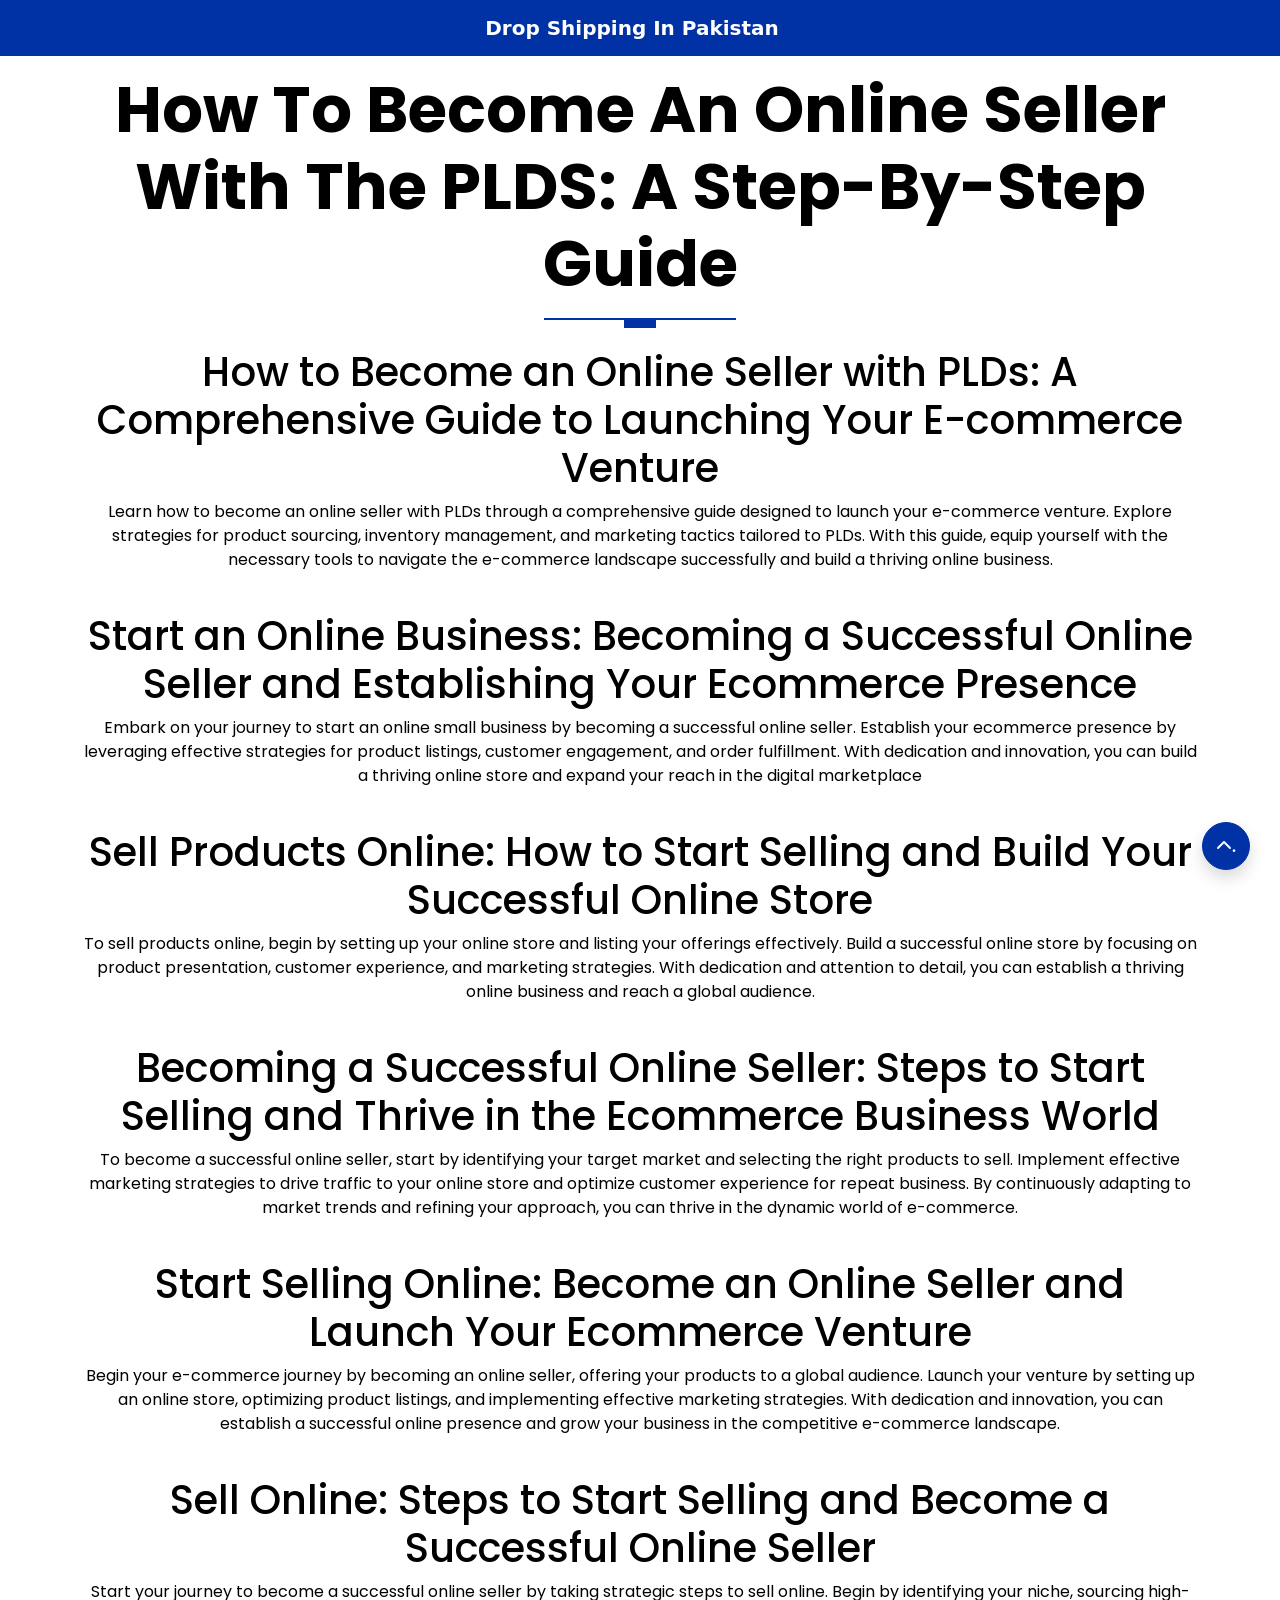
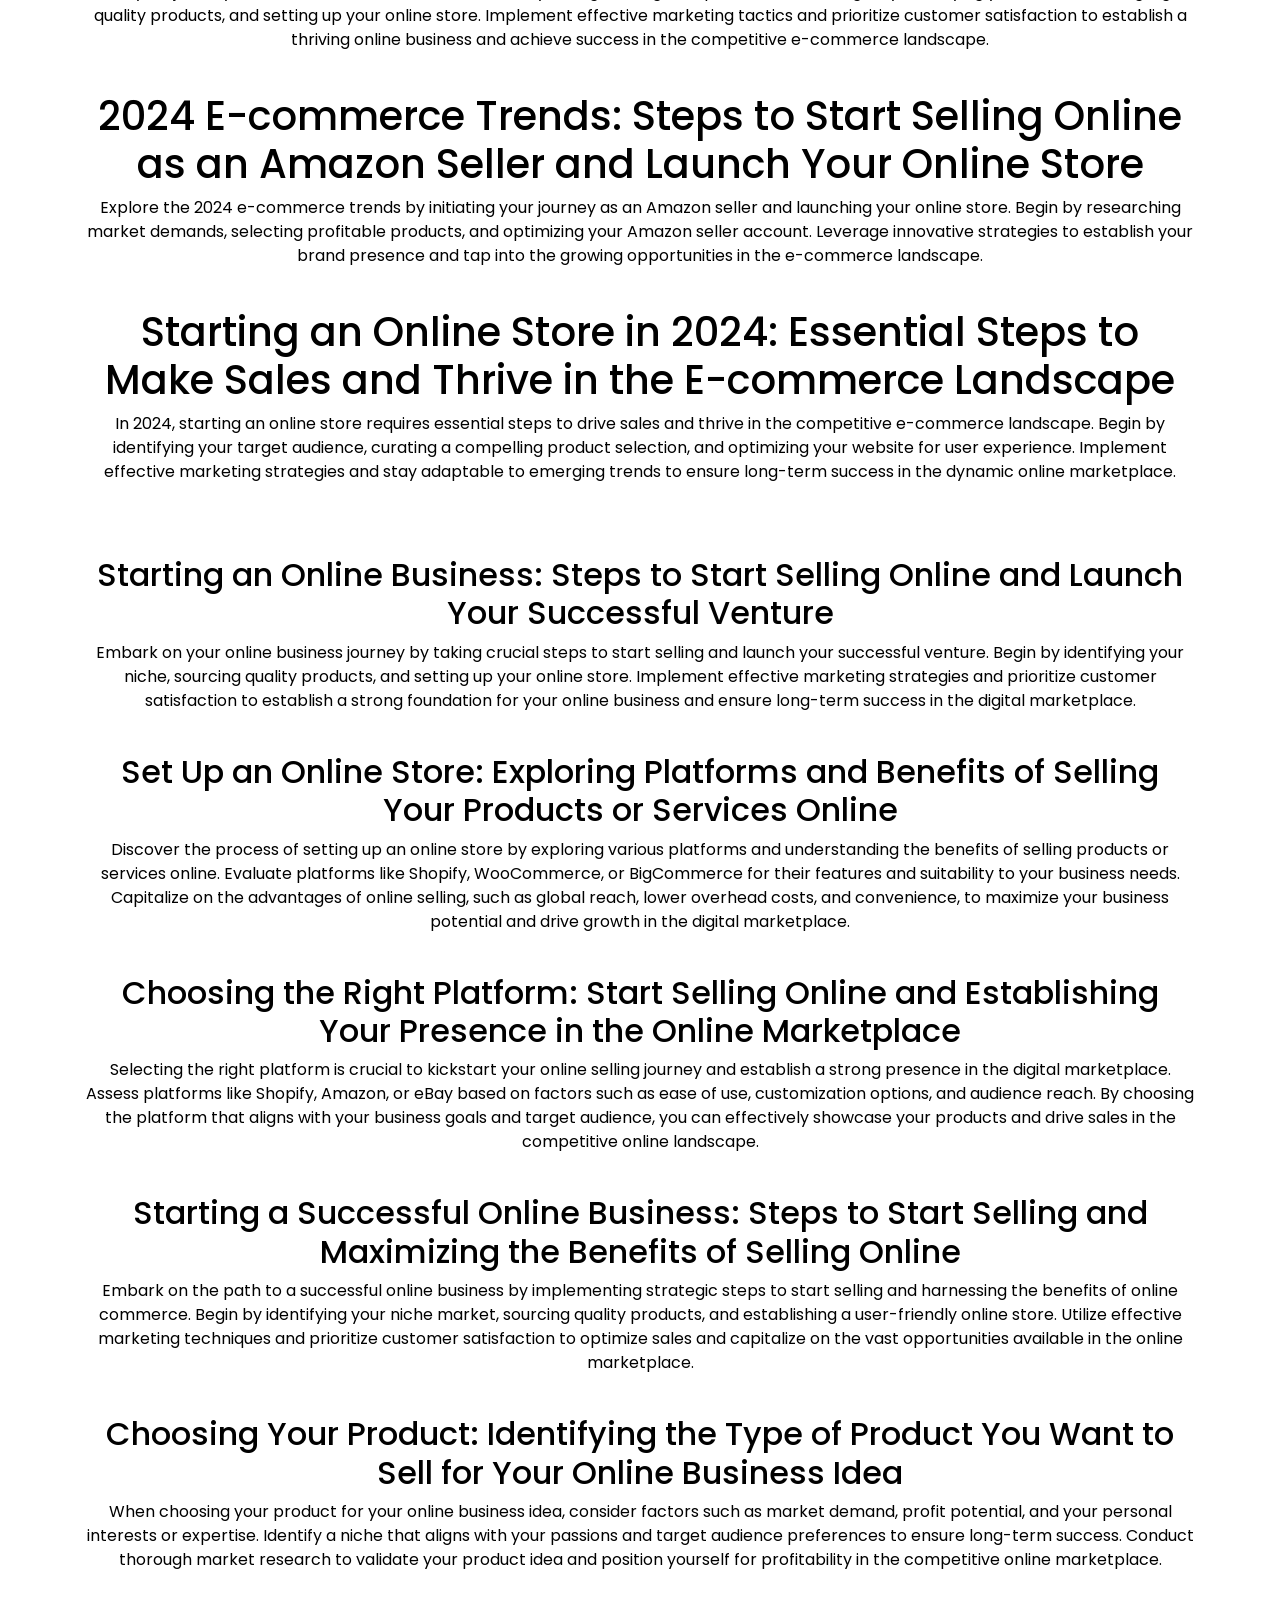
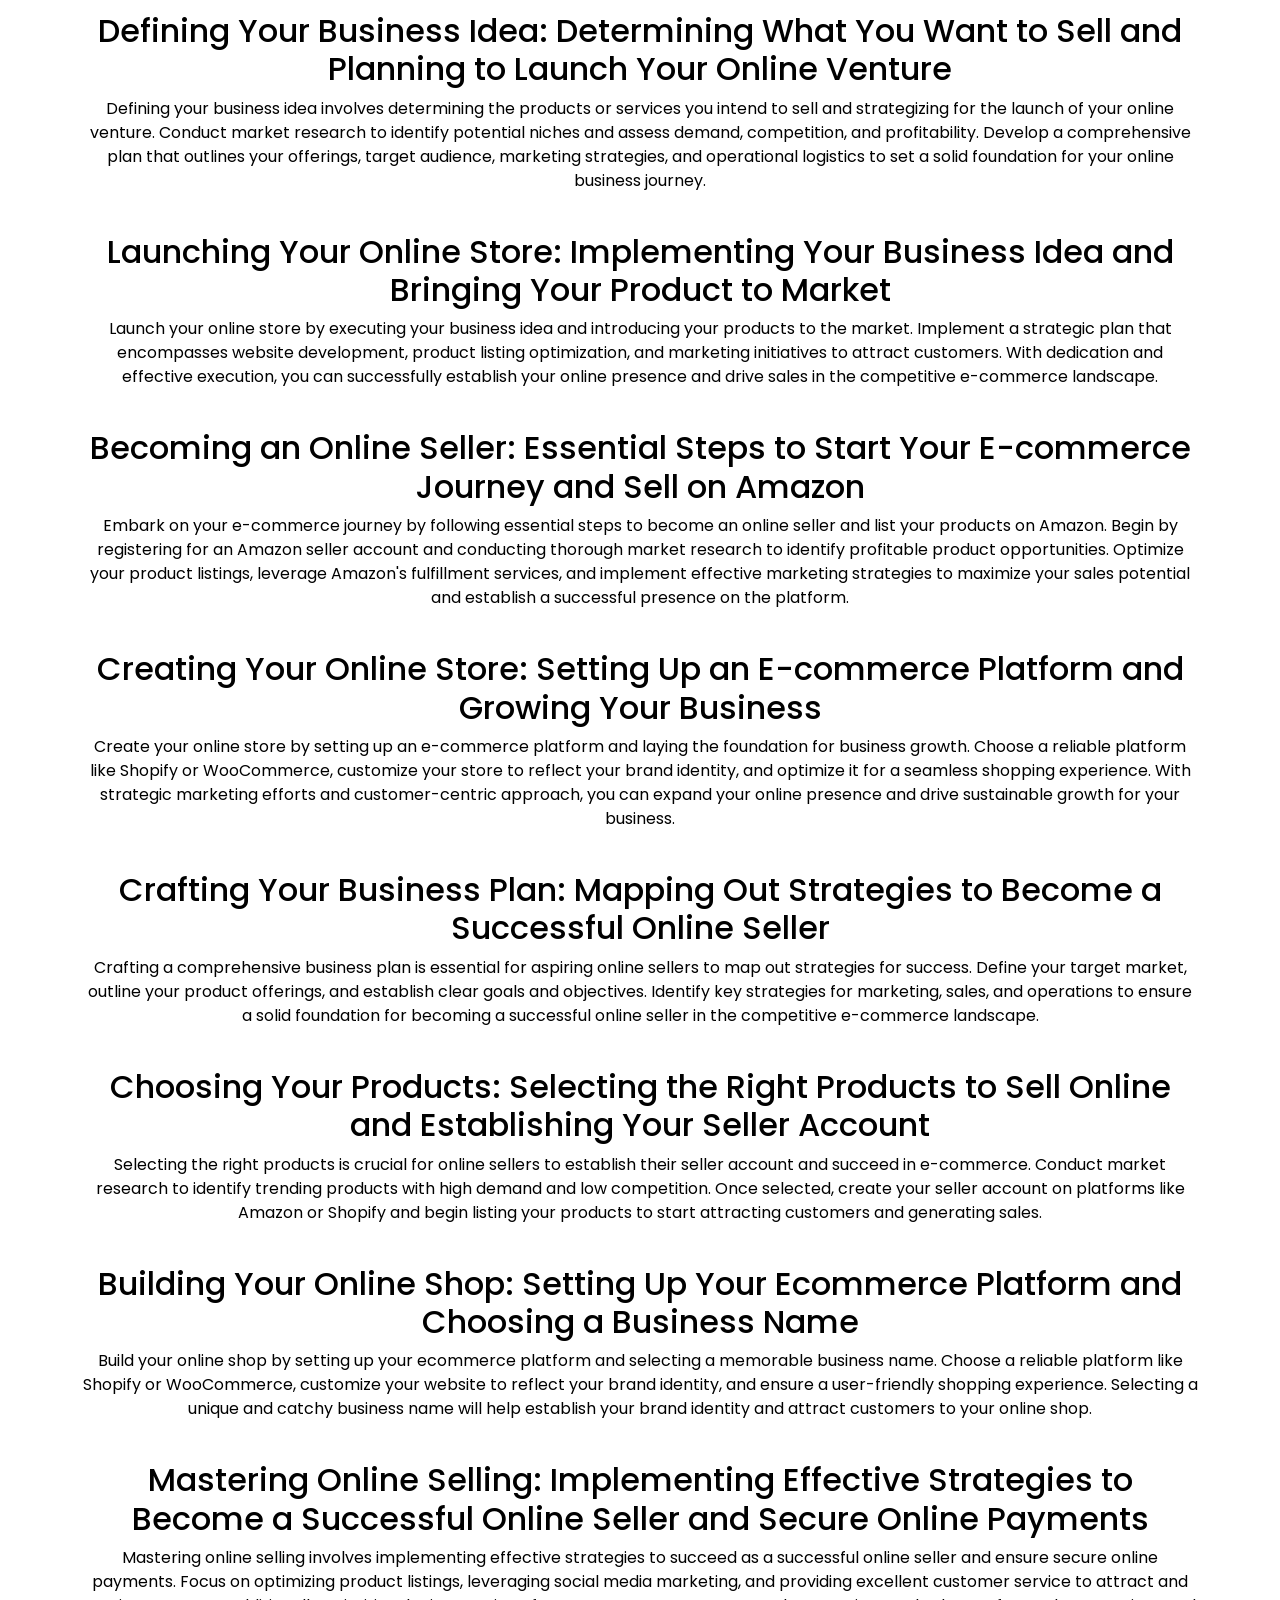
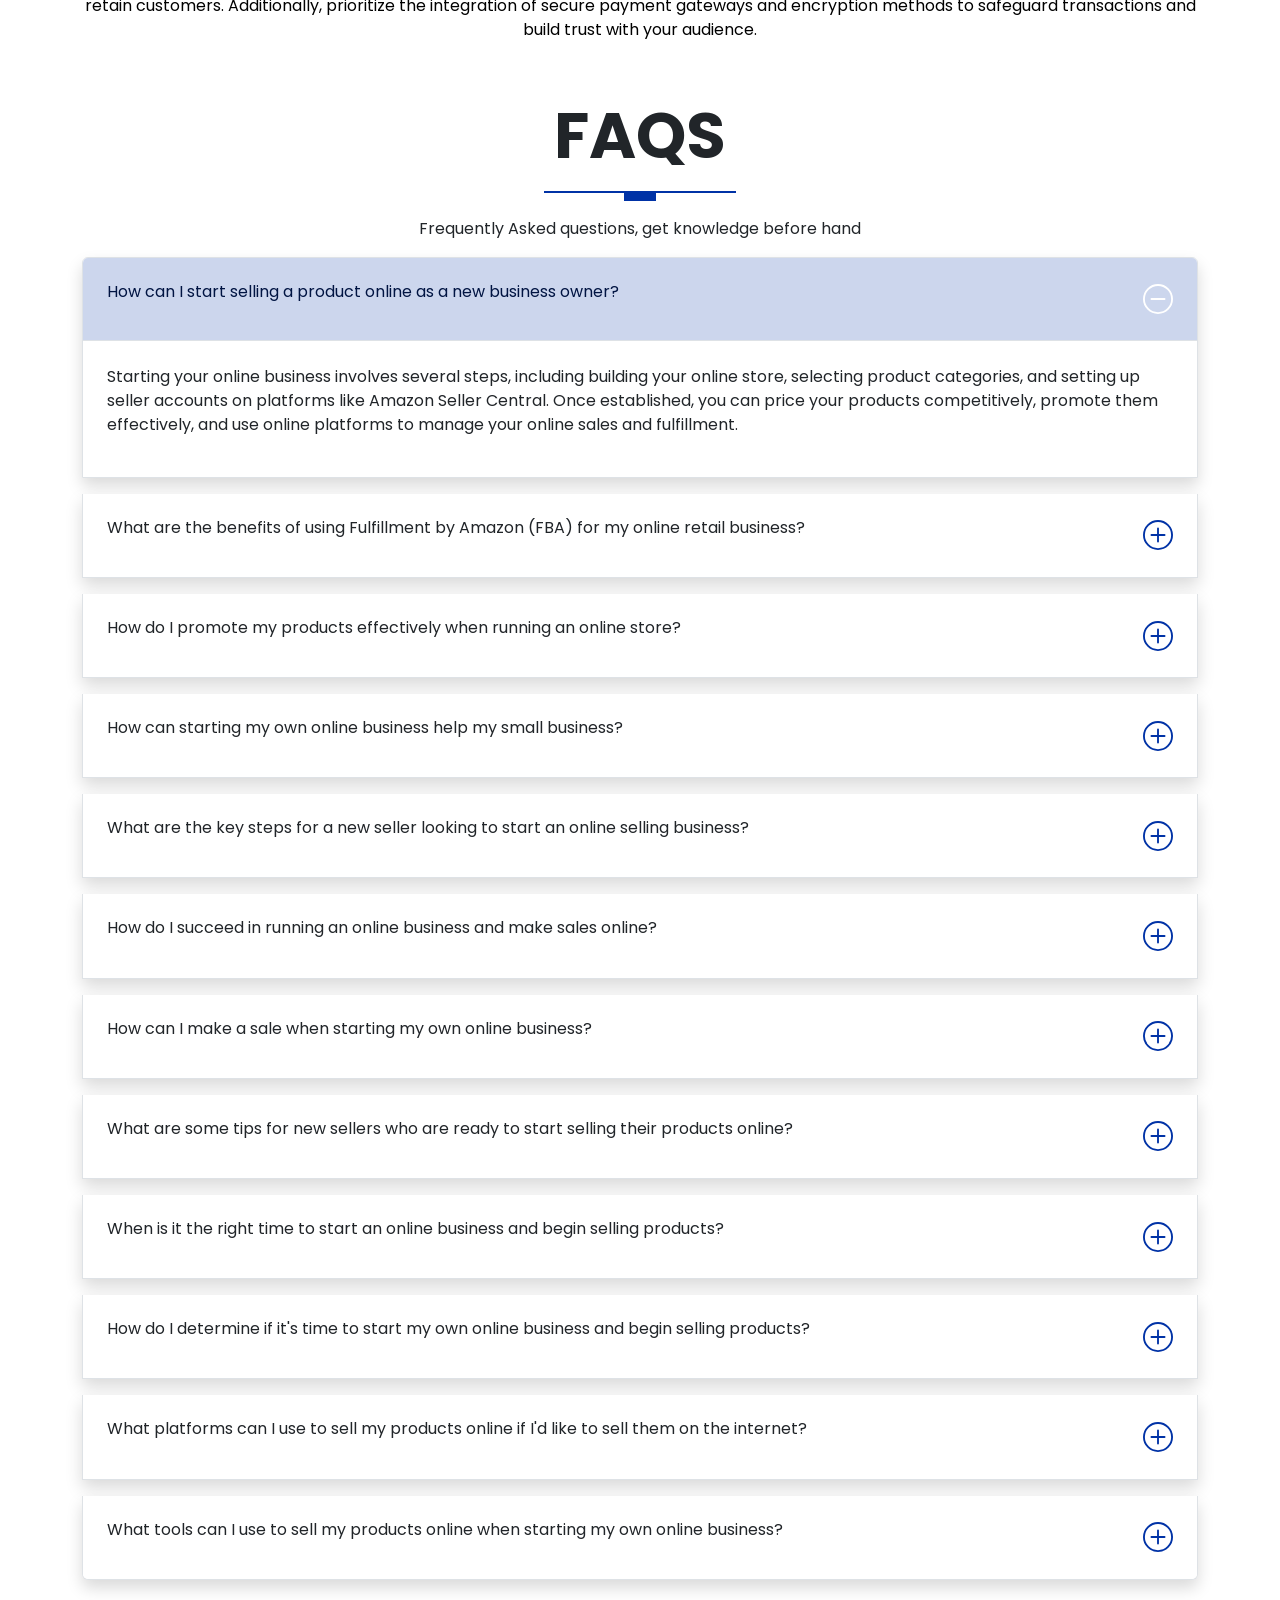
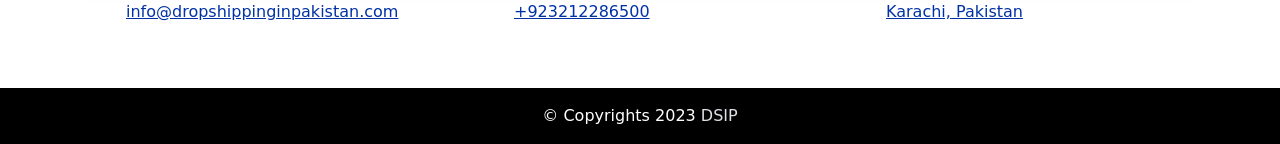
<file: become-online-seller.html>
<!doctype html>
<html lang="en">
  <head>
    <meta charset="utf-8">
    <meta name="viewport" content="width=device-width, initial-scale=1">
    <meta name="description" content="Start your successful online business by opening an online store and effectively selling products to customers. Embrace the opportunities of online selling to establish a thriving online presence and grow your business. start an online ecommerce business with plds. do you know about how to become a online seller and sell online products with plds and earn money............⭐⭐⭐">
    <meta name="keywords" content="Start your successful online business by opening an online store and effectively selling products to customers. Embrace the opportunities of online selling to establish a thriving online presence and grow your business. start an online ecommerce business with plds. do you know about how to become a online seller and sell online products with plds and earn money.">
    <title>Become an Online Seller: How to Start Selling Online and Thrive as an Online Seller Start an online buisness with PLDS</title>
    <link rel="icon" type="image/png" href="images/favi.png">	
    <link rel="stylesheet" href="assets/css/style.css">
    <link rel="stylesheet" href="assets/css/fontawesome.css">
    <link href="https://fonts.googleapis.com/css2?family=Poppins:wght@400;500;600;700;800;900&display=swap" rel="stylesheet">
    <link rel="stylesheet" href="assets/vendors/css/glightbox.min.css">
  </head>
  <body>
    <!-- begin navbar here -->
    <nav class="navbar navbar-expand-lg navbar-dark bg-primary menu ">
      <div class="container d-flex justify-content-center">
        <a class="navbar-brand fw-bold" href="https://www.dropshippinginpakistan.com/">Drop Shipping In Pakistan
        </a>
      </div>
    </nav>
    <!-- end navbar here -->
    <!-- begin services here -->
    <section id="services" class="services">
      <div class="container  text-black">
        <div class="row text-center">
          <h1 class="display-3 fw-bold text-black">How To Become An Online Seller With The PLDS: A Step-By-Step Guide</h1>
          <div class="heading-line mb-1"></div>
        </div>
      
      <div class="row text-center">
        <div class="col-sm-12">
          <h1>How to Become an Online Seller with PLDs: A Comprehensive Guide to Launching Your E-commerce Venture</h1>
          <p>Learn how to become an online seller with PLDs through a comprehensive guide designed to launch your e-commerce venture. Explore strategies for product sourcing, inventory management, and marketing tactics tailored to PLDs. With this guide, equip yourself with the necessary tools to navigate the e-commerce landscape successfully and build a thriving online business.</p>
          <br>
          <h1>Start an Online Business: Becoming a Successful Online Seller and Establishing Your Ecommerce Presence</h1>
          <p>Embark on your journey to start an online small business by becoming a successful online seller. Establish your ecommerce presence by leveraging effective strategies for product listings, customer engagement, and order fulfillment. With dedication and innovation, you can build a thriving online store and expand your reach in the digital marketplace</p>
          <br>
          <h1>Sell Products Online: How to Start Selling and Build Your Successful Online Store</h1>
          <p>To sell products online, begin by setting up your online store and listing your offerings effectively. Build a successful online store by focusing on product presentation, customer experience, and marketing strategies. With dedication and attention to detail, you can establish a thriving online business and reach a global audience.</p>
          <br>
          <h1>Becoming a Successful Online Seller: Steps to Start Selling and Thrive in the Ecommerce Business World</h1>
          <p>To become a successful online seller, start by identifying your target market and selecting the right products to sell. Implement effective marketing strategies to drive traffic to your online store and optimize customer experience for repeat business. By continuously adapting to market trends and refining your approach, you can thrive in the dynamic world of e-commerce.</p>
          <br>
          <h1>Start Selling Online: Become an Online Seller and Launch Your Ecommerce Venture</h1>
          <p>Begin your e-commerce journey by becoming an online seller, offering your products to a global audience. Launch your venture by setting up an online store, optimizing product listings, and implementing effective marketing strategies. With dedication and innovation, you can establish a successful online presence and grow your business in the competitive e-commerce landscape.</p>
          <br>
          <h1>Sell Online: Steps to Start Selling and Become a Successful Online Seller</h1>
          <p>Start your journey to become a successful online seller by taking strategic steps to sell online. Begin by identifying your niche, sourcing high-quality products, and setting up your online store. Implement effective marketing tactics and prioritize customer satisfaction to establish a thriving online business and achieve success in the competitive e-commerce landscape.</p>
          <br>
          <h1>2024 E-commerce Trends: Steps to Start Selling Online as an Amazon Seller and Launch Your Online Store</h1>
          <p>Explore the 2024 e-commerce trends by initiating your journey as an Amazon seller and launching your online store. Begin by researching market demands, selecting profitable products, and optimizing your Amazon seller account. Leverage innovative strategies to establish your brand presence and tap into the growing opportunities in the e-commerce landscape.</p>
          <br>
          <h1>Starting an Online Store in 2024: Essential Steps to Make Sales and Thrive in the E-commerce Landscape</h1>
          <p>In 2024, starting an online store requires essential steps to drive sales and thrive in the competitive e-commerce landscape. Begin by identifying your target audience, curating a compelling product selection, and optimizing your website for user experience. Implement effective marketing strategies and stay adaptable to emerging trends to ensure long-term success in the dynamic online marketplace.</p>
          <br>  	  
        </div>
      </div>
      </div>
    </section>

    <section id="services" class="services">
     <div class="container text-black"> 
    <div class="row text-center">
        <div class="col-sm-12">
          <h2>Starting an Online Business: Steps to Start Selling Online and Launch Your Successful Venture</h2>
          <p>Embark on your online business journey by taking crucial steps to start selling and launch your successful venture. Begin by identifying your niche, sourcing quality products, and setting up your online store. Implement effective marketing strategies and prioritize customer satisfaction to establish a strong foundation for your online business and ensure long-term success in the digital marketplace.</p>
          <br>
          <h2>Set Up an Online Store: Exploring Platforms and Benefits of Selling Your Products or Services Online</h2>
          <p>Discover the process of setting up an online store by exploring various platforms and understanding the benefits of selling products or services online. Evaluate platforms like Shopify, WooCommerce, or BigCommerce for their features and suitability to your business needs. Capitalize on the advantages of online selling, such as global reach, lower overhead costs, and convenience, to maximize your business potential and drive growth in the digital marketplace.</p>
          <br>
          <h2>Choosing the Right Platform: Start Selling Online and Establishing Your Presence in the Online Marketplace</h2>
          <p>Selecting the right platform is crucial to kickstart your online selling journey and establish a strong presence in the digital marketplace. Assess platforms like Shopify, Amazon, or eBay based on factors such as ease of use, customization options, and audience reach. By choosing the platform that aligns with your business goals and target audience, you can effectively showcase your products and drive sales in the competitive online landscape.</p>
          <br>
          <h2>Starting a Successful Online Business: Steps to Start Selling and Maximizing the Benefits of Selling Online</h2>
          <p>Embark on the path to a successful online business by implementing strategic steps to start selling and harnessing the benefits of online commerce. Begin by identifying your niche market, sourcing quality products, and establishing a user-friendly online store. Utilize effective marketing techniques and prioritize customer satisfaction to optimize sales and capitalize on the vast opportunities available in the online marketplace.</p>
          <br>
          <h2>Choosing Your Product: Identifying the Type of Product You Want to Sell for Your Online Business Idea</h2>
          <p>When choosing your product for your online business idea, consider factors such as market demand, profit potential, and your personal interests or expertise. Identify a niche that aligns with your passions and target audience preferences to ensure long-term success. Conduct thorough market research to validate your product idea and position yourself for profitability in the competitive online marketplace.</p>
          <br>
          <h2>Defining Your Business Idea: Determining What You Want to Sell and Planning to Launch Your Online Venture</h2>
          <p>Defining your business idea involves determining the products or services you intend to sell and strategizing for the launch of your online venture. Conduct market research to identify potential niches and assess demand, competition, and profitability. Develop a comprehensive plan that outlines your offerings, target audience, marketing strategies, and operational logistics to set a solid foundation for your online business journey.</p>
          <br>
          <h2>Launching Your Online Store: Implementing Your Business Idea and Bringing Your Product to Market</h2>
          <p>Launch your online store by executing your business idea and introducing your products to the market. Implement a strategic plan that encompasses website development, product listing optimization, and marketing initiatives to attract customers. With dedication and effective execution, you can successfully establish your online presence and drive sales in the competitive e-commerce landscape.</p>
          <br>
          <h2>Becoming an Online Seller: Essential Steps to Start Your E-commerce Journey and Sell on Amazon</h2>
          <p>Embark on your e-commerce journey by following essential steps to become an online seller and list your products on Amazon. Begin by registering for an Amazon seller account and conducting thorough market research to identify profitable product opportunities. Optimize your product listings, leverage Amazon's fulfillment services, and implement effective marketing strategies to maximize your sales potential and establish a successful presence on the platform.</p>
          <br>
          <h2>Creating Your Online Store: Setting Up an E-commerce Platform and Growing Your Business</h2>
          <p>Create your online store by setting up an e-commerce platform and laying the foundation for business growth. Choose a reliable platform like Shopify or WooCommerce, customize your store to reflect your brand identity, and optimize it for a seamless shopping experience. With strategic marketing efforts and customer-centric approach, you can expand your online presence and drive sustainable growth for your business.</p>
          <br>
          <h2>Crafting Your Business Plan: Mapping Out Strategies to Become a Successful Online Seller</h2>
          <p>Crafting a comprehensive business plan is essential for aspiring online sellers to map out strategies for success. Define your target market, outline your product offerings, and establish clear goals and objectives. Identify key strategies for marketing, sales, and operations to ensure a solid foundation for becoming a successful online seller in the competitive e-commerce landscape.</p>
          <br>
          <h2>Choosing Your Products: Selecting the Right Products to Sell Online and Establishing Your Seller Account</h2>
          <p>Selecting the right products is crucial for online sellers to establish their seller account and succeed in e-commerce. Conduct market research to identify trending products with high demand and low competition. Once selected, create your seller account on platforms like Amazon or Shopify and begin listing your products to start attracting customers and generating sales.</p>
          <br>
          <h2>Building Your Online Shop: Setting Up Your Ecommerce Platform and Choosing a Business Name</h2>
          <p>Build your online shop by setting up your ecommerce platform and selecting a memorable business name. Choose a reliable platform like Shopify or WooCommerce, customize your website to reflect your brand identity, and ensure a user-friendly shopping experience. Selecting a unique and catchy business name will help establish your brand identity and attract customers to your online shop.</p>
          <br>
          <h2>Mastering Online Selling: Implementing Effective Strategies to Become a Successful Online Seller and Secure Online Payments</h2>
          <p>Mastering online selling involves implementing effective strategies to succeed as a successful online seller and ensure secure online payments. Focus on optimizing product listings, leveraging social media marketing, and providing excellent customer service to attract and retain customers. Additionally, prioritize the integration of secure payment gateways and encryption methods to safeguard transactions and build trust with your audience.</p>
          <br>
        </div>
      </div>
      </div></section>  

    <!-- begin faq here -->
    <section id="faq" class="faq">
      <div class="container">
        <div class="row text-center">
          <h2 class="display-3 fw-bold text-uppercase">Faqs</h2>
          <div class="heading-line"></div>
          <p>Frequently Asked questions, get knowledge before hand</p>
        </div>

        <div class="row">
          <div class="col-md-12">
            <div class="accordion" id="accordionExample">
              <div class="accordion-item mb-3 shadow">
                <h2 class="accordion-header" id="headingOne">
                  <button class="accordion-button" type="button" data-bs-toggle="collapse" data-bs-target="#collapseOne" aria-expanded="true" aria-controls="collapseOne">
                    <p>How can I start selling a product online as a new business owner?</p>
                  </button>
                </h2>
                <div id="collapseOne" class="accordion-collapse collapse show" aria-labelledby="headingOne" data-bs-parent="#accordionExample">
                  <div class="accordion-body">
                  	<p>Starting your online business involves several steps, including building your online store, selecting product categories, and setting up seller accounts on platforms like Amazon Seller Central. Once established, you can price your products competitively, promote them effectively, and use online platforms to manage your online sales and fulfillment.</p>
                   </div>
                </div>
              </div>
              <div class="accordion-item mb-3 shadow">
                <h2 class="accordion-header" id="headingTwo">
                  <button class="accordion-button collapsed" type="button" data-bs-toggle="collapse" data-bs-target="#collapseTwo" aria-expanded="false" aria-controls="collapseTwo">
                  	<p>What are the benefits of using Fulfillment by Amazon (FBA) for my online retail business?</p>
                  </button>
                </h2>
                <div id="collapseTwo" class="accordion-collapse collapse" aria-labelledby="headingTwo" data-bs-parent="#accordionExample">
                  <div class="accordion-body">
                  	<p>Fulfillment by Amazon (FBA) allows you to sell your products directly on Amazon and leverage their extensive fulfillment network. As a small business owner, FBA helps manage your online business more efficiently by handling storage, packaging, and shipping, allowing you to focus on growing your business and making sales.</p>
                  </div>
                </div>
              </div>
              <div class="accordion-item mb-3 shadow">
                <h2 class="accordion-header" id="headingThree">
                  <button class="accordion-button collapsed" type="button" data-bs-toggle="collapse" data-bs-target="#collapseThree" aria-expanded="false" aria-controls="collapseThree">
                  	<p>How do I promote my products effectively when running an online store?</p>
                  </button>
                </h2>
                <div id="collapseThree" class="accordion-collapse collapse" aria-labelledby="headingThree" data-bs-parent="#accordionExample">
                  <div class="accordion-body">
                  	<p>Promoting your products online involves utilizing various marketing strategies such as social media advertising, email marketing, and search engine optimization (SEO). By learning how to sell your products effectively and leveraging unique selling points, you can attract customers and build a successful online business.</p>
                   </div>
                </div>
              </div>

              <div class="accordion-item mb-3 shadow">
                <h2 class="accordion-header" id="headingFour">
                  <button class="accordion-button collapsed" type="button" data-bs-toggle="collapse" data-bs-target="#collapseFour" aria-expanded="false" aria-controls="collapseFour">
                  	<p>How can starting my own online business help my small business?</p>
                  </button>
                </h2>
                <div id="collapseFour" class="accordion-collapse collapse" aria-labelledby="headingFour" data-bs-parent="#accordionExample">
                  <div class="accordion-body">
                  	<p>Launching an ecommerce store can significantly help your business online by expanding your reach to a broader audience and increasing your potential to make sales. Utilizing a selling platform like Shopify or Amazon Seller Central allows you to sell your products directly to customers who are shopping online.</p>
                  </div>
                </div>
              </div>
              <div class="accordion-item mb-3 shadow">
                <h2 class="accordion-header" id="headingFive">
                  <button class="accordion-button collapsed" type="button" data-bs-toggle="collapse" data-bs-target="#collapseFive" aria-expanded="false" aria-controls="collapseFive">
                  	<p>What are the key steps for a new seller looking to start an online selling business?</p>
                  </button>
                </h2>
                <div id="collapseFive" class="accordion-collapse collapse" aria-labelledby="headingFive" data-bs-parent="#accordionExample">
                  <div class="accordion-body">
                  	<p>If you're a new seller ready to start your online selling journey, it's essential to first identify the products you want to sell and choose the right platform to sell them on. You can use various online selling platforms to manage your online business efficiently and offer a variety of products to cater to different customer needs.</p>
                   </div>
                </div>
              </div>

              <div class="accordion-item mb-3 shadow">
                <h2 class="accordion-header" id="headingSix">
                  <button class="accordion-button collapsed" type="button" data-bs-toggle="collapse" data-bs-target="#collapseSix" aria-expanded="false" aria-controls="collapseSix">
                  	<p>How do I succeed in running an online business and make sales online?</p>
                  </button>
                </h2>
                <div id="collapseSix" class="accordion-collapse collapse" aria-labelledby="headingSix" data-bs-parent="#accordionExample">
                  <div class="accordion-body">
                  	<p>To run a successful online business, it's crucial to use effective strategies to promote your products and attract customers who are shopping online. By utilizing tools and resources available to you and leveraging your unique selling points, you can create a compelling online presence and increase your chances of making sales.</p>
                   </div>
                </div>
              </div>

              <div class="accordion-item mb-3 shadow">
                <h2 class="accordion-header" id="headingSeven">
                  <button class="accordion-button collapsed" type="button" data-bs-toggle="collapse" data-bs-target="#collapseSeven" aria-expanded="false" aria-controls="collapseSeven">
                  	<p>How can I make a sale when starting my own online business?</p>
                  </button>
                </h2>
                <div id="collapseSeven" class="accordion-collapse collapse" aria-labelledby="headingSeven" data-bs-parent="#accordionExample">
                  <div class="accordion-body">
                  	<p>To make a sale online, it's essential to focus on the products you sell and understand the needs of your target audience. Utilize effective marketing strategies and platforms to showcase your products to potential customers who are looking to buy things online.</p>
                  </div>
                </div>
              </div>

              <div class="accordion-item mb-3 shadow">
                <h2 class="accordion-header" id="headingEight">
                  <button class="accordion-button collapsed" type="button" data-bs-toggle="collapse" data-bs-target="#collapseEight" aria-expanded="false" aria-controls="collapseEight">
                  	<p>What are some tips for new sellers who are ready to start selling their products online?</p>
                  </button>
                </h2>
                <div id="collapseEight" class="accordion-collapse collapse" aria-labelledby="headingEight" data-bs-parent="#accordionExample">
                  <div class="accordion-body">
                  	<p>If you're ready to start selling your products online, consider using platforms like Shopify or Amazon Seller Central to reach a wider audience. Ensure you have a clear understanding of the products you're going to sell and use online resources to create a successful business plan.</p>
                   </div>
                </div>
              </div>

              <div class="accordion-item mb-3 shadow">
                <h2 class="accordion-header" id="headingNine">
                  <button class="accordion-button collapsed" type="button" data-bs-toggle="collapse" data-bs-target="#collapseNine" aria-expanded="false" aria-controls="collapseNine">
 					          <p>When is it the right time to start an online business and begin selling products?</p>
                  </button>
                </h2>
                <div id="collapseNine" class="accordion-collapse collapse" aria-labelledby="headingNine" data-bs-parent="#accordionExample">
                  <div class="accordion-body">
                  	<p>If you're looking to sell your products online, it's essential to determine when it's the right time to start. Evaluate market demand, competition, and your readiness to enter the online selling landscape. Once you're confident in your decision, use available tools and resources to effectively sell your products and build a successful online business.</p>
                   </div>
                </div>
              </div>


              <div class="accordion-item mb-3 shadow">
                <h2 class="accordion-header" id="headingTen">
                  <button class="accordion-button collapsed" type="button" data-bs-toggle="collapse" data-bs-target="#collapseTen" aria-expanded="false" aria-controls="collapseTen">
                  	<p>How do I determine if it's time to start my own online business and begin selling products?</p>
                  </button>
                </h2>
                <div id="collapseTen" class="accordion-collapse collapse" aria-labelledby="headingTen" data-bs-parent="#accordionExample">
                  <div class="accordion-body">
                  	<p>Deciding to start your own online business depends on various factors, including your readiness and the demand for the products you're selling. Evaluate market trends and your preparedness to enter the online selling landscape to determine if it's the right time to start.</p>
                   </div>
                </div>
              </div>


              <div class="accordion-item mb-3 shadow">
                <h2 class="accordion-header" id="headingEleven">
                  <button class="accordion-button collapsed" type="button" data-bs-toggle="collapse" data-bs-target="#collapseEleven" aria-expanded="false" aria-controls="collapseEleven">
                  	<p>What platforms can I use to sell my products online if I'd like to sell them on the internet?</p>
                  </button>
                </h2>
                <div id="collapseEleven" class="accordion-collapse collapse" aria-labelledby="headingEleven" data-bs-parent="#accordionExample">
                  <div class="accordion-body">
                  	<p> If you'd like to sell your products online, you can use platforms like Shopify, Amazon, eBay, or Etsy to reach a broader audience. These platforms offer tools and resources to help you set up your online store and effectively showcase your products to potential customers.</p>
                   </div>
                </div>
              </div>

              <div class="accordion-item mb-3 shadow">
                <h2 class="accordion-header" id="headingTwelve">
                  <button class="accordion-button collapsed" type="button" data-bs-toggle="collapse" data-bs-target="#collapseTwelve" aria-expanded="false" aria-controls="collapseTwelve">
                  	<p>What tools can I use to sell my products online when starting my own online business?</p>
                  </button>
                </h2>
                <div id="collapseTwelve" class="accordion-collapse collapse" aria-labelledby="headingTwelve" data-bs-parent="#accordionExample">
                  <div class="accordion-body">
                  	<p>When starting your own online business, you can use various tools to sell your products effectively. These tools include e-commerce platforms, website builders, social media marketing tools, and email marketing software. Utilize these resources to create a compelling online presence and attract customers to your products.</p>
                   </div>
                </div>
              </div>
              
            </div>
          </div>
        </div>  
      </div>
    </section>
    <!-- end faq here -->

    <!-- end service here -->
    <!-- begin footer here -->
    <footer class="footer">
        <div class="container">
            <div class="row">
                
                <div class="col-lg-4 col-md-4 contact-box pt-1 d-md-block d-lg-flex d-flex">
                    <div class="contact-box__icon">
                        <svg xmlns="http://www.w3.org/2000/svg" class="icon icon-tabler icon-tabler-mail-opened" width="44" height="44" viewBox="0 0 24 24" stroke-width="1.5" fill="none" stroke-linecap="round" stroke-linejoin="round">
                              <path stroke="none" d="M0 0h24v24H0z" fill="none"/>
                              <path d="M3 9l9 6l9 -6l-9 -6l-9 6" />
                              <path d="M21 9v10a2 2 0 0 1 -2 2h-14a2 2 0 0 1 -2 -2v-10" />
                              <path d="M3 19l6 -6" />
                              <path d="M15 13l6 6" />
                            </svg>
                    </div>  
                    <div class="contact-box__info">
                        <a href="#" class="contact-box__info--title">info@dropshippinginpakistan.com</a>
                        <p class="contact-box__info--subtitle text-white">Online Support</p>
                    </div>  
                </div>

                <div class="col-lg-4 col-md-4 contact-box pt-1 d-md-block d-lg-flex d-flex">
                    <div class="contact-box__icon">
                        <svg xmlns="http://www.w3.org/2000/svg" class="icon icon-tabler icon-tabler-phone-call" width="52" height="44" viewBox="0 0 24 24" stroke-width="1.5" fill="none" stroke-linecap="round" stroke-linejoin="round">
                              <path stroke="none" d="M0 0h24v24H0z" fill="none"/>
                              <path d="M5 4h4l2 5l-2.5 1.5a11 11 0 0 0 5 5l1.5 -2.5l5 2v4a2 2 0 0 1 -2 2a16 16 0 0 1 -15 -15a2 2 0 0 1 2 -2" />
                              <path d="M15 7a2 2 0 0 1 2 2" />
                              <path d="M15 3a6 6 0 0 1 6 6" />
                            </svg>
                    </div>  
                    <div class="contact-box__info">
                        <a href="#" class="contact-box__info--title mright">+923212286500</a>
                        <p class="contact-box__info--subtitle text-white">Monday to Friday 12pm-6am You Want to Talk.........</p>
                    </div>  
                </div>

                <div class="col-lg-4 col-md-4 contact-box pt-1 d-md-block d-lg-flex d-flex">
                    <div class="contact-box__icon">
                        <svg xmlns="http://www.w3.org/2000/svg" class="icon icon-tabler icon-tabler-map-2" width="44" height="44" viewBox="0 0 24 24" stroke-width="1.5" fill="none" stroke-linecap="round" stroke-linejoin="round">
                            <path stroke="none" d="M0 0h24v24H0z" fill="none"/>
                              <path d="M12 18.5l-3 -1.5l-6 3v-13l6 -3l6 3l6 -3v7.5" />
                              <path d="M9 4v13" />
                              <path d="M15 7v5.5" />
                              <path d="M21.121 20.121a3 3 0 1 0 -4.242 0c.418 .419 1.125 1.045 2.121 1.879c1.051 -.89 1.759 -1.516 2.121 -1.879z" />
                              <path d="M19 18v.01" />
                            </svg>
                    </div>  
                    <div class="contact-box__info">
                        <a href="#" class="contact-box__info--title"> Karachi, Pakistan</a>
                        <p class="contact-box__info--subtitle text-white"> Office # F-124, First Floor, Central Mall, Behind Gul Plaza, Saddar</p>
                    </div>  
                </div>
            </div>
        </div>
        <div class="footer-bottom pt-3 pd-5 pb-3">
            <div class="container">
                <div class="row text-center text-white">
                    <div class="col-12">
                        <div class="footer-bottom__copyrights text-white">
                            &COPY; Copyrights 2023 <a href="#">DSIP</a>
                        </div>
                    </div>
                </div>
            </div>
        </div>
    </footer>
    <!-- end footer here -->

    <!-- begin back-to-top-button -->
        <a href="#" class="shadow btn btn-primary rounded-circle back-to-top">
            <i class="fas fa-chevron-up">.</i>
        </a>
    <!-- end back-to-top-button -->

    


    <script src="assets/js/bootstrap.bundle.min.js"></script>
    <script src="assets/vendors/js/glightbox.min.js"></script>
    <script>
      const lightbox = GLightbox({
        'href': 'https://youtu.be/8589m-vhGnA?si=vkQn7Is4Nnm6fNhg',
        'type': 'video',
        'source': 'youtube', //vimeo, youtube or local
        'width': 900,
      });
    </script>
  </body>
</html>
</file>
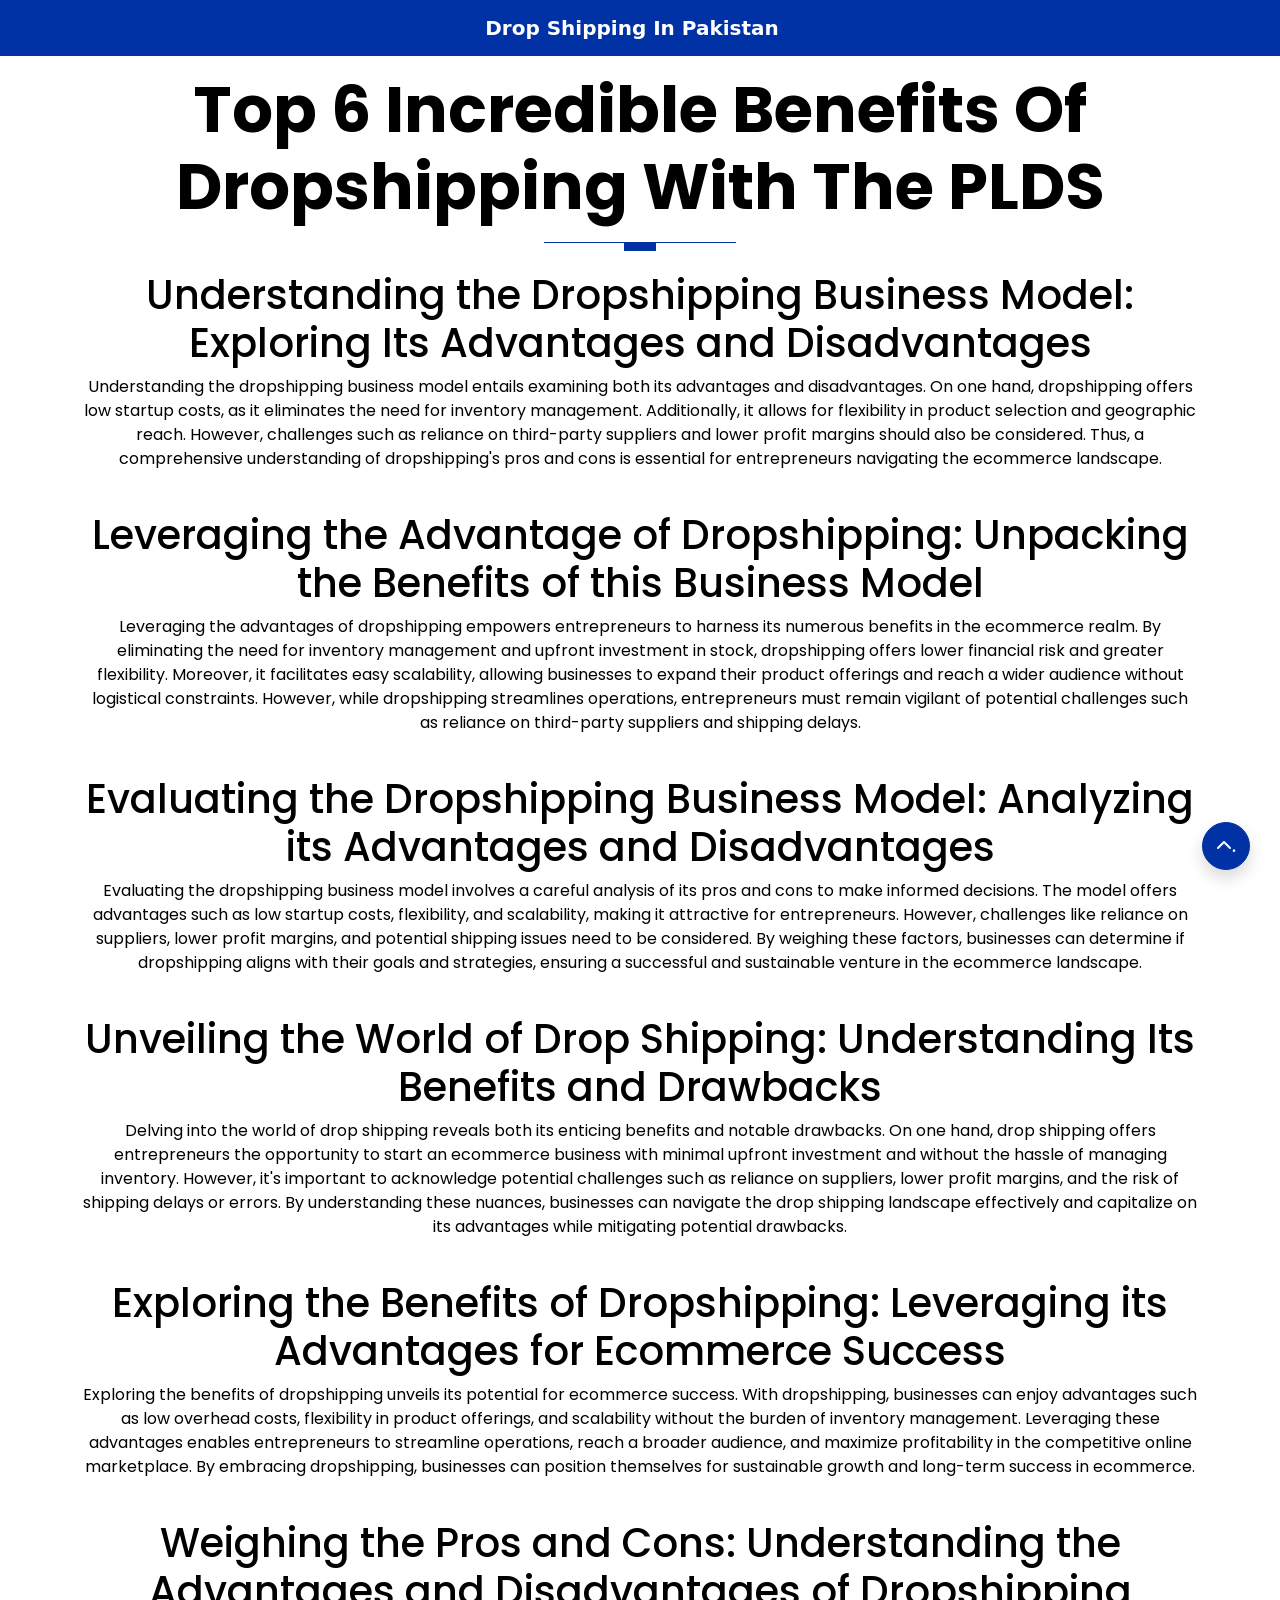
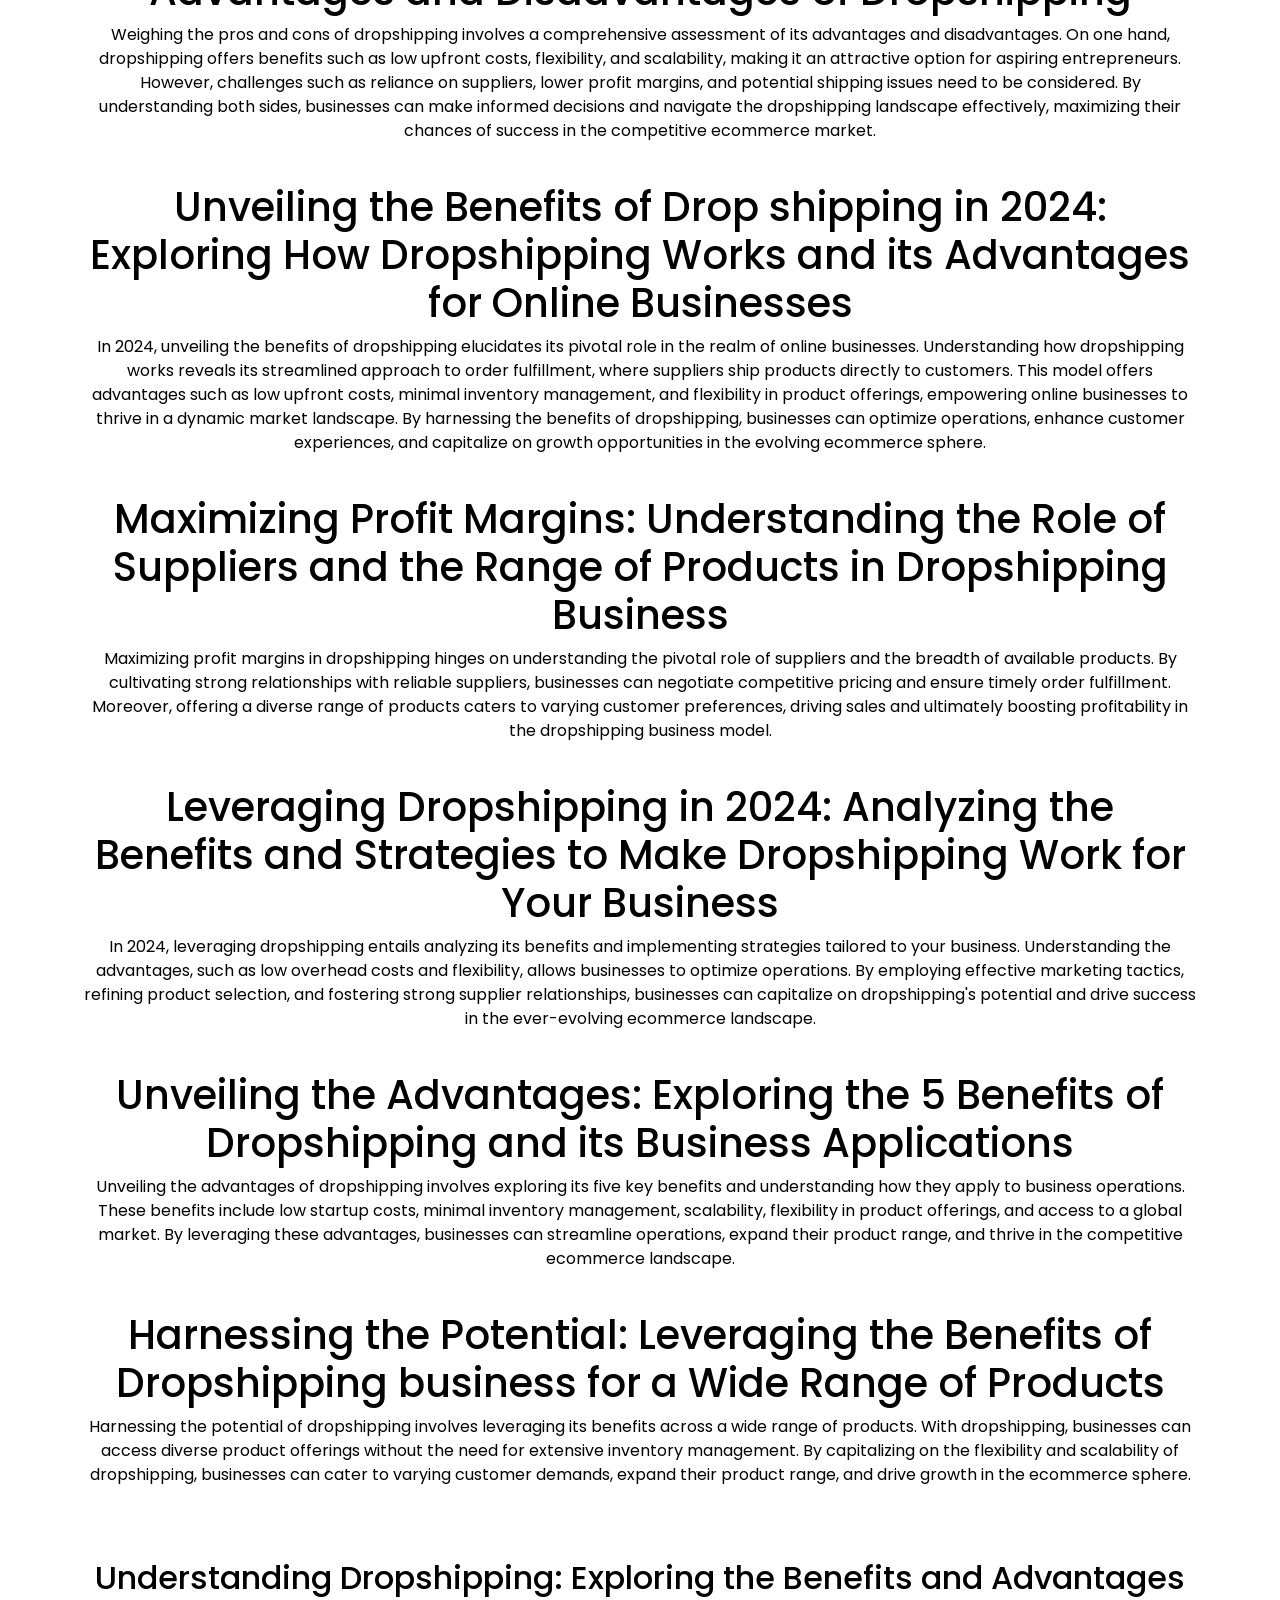
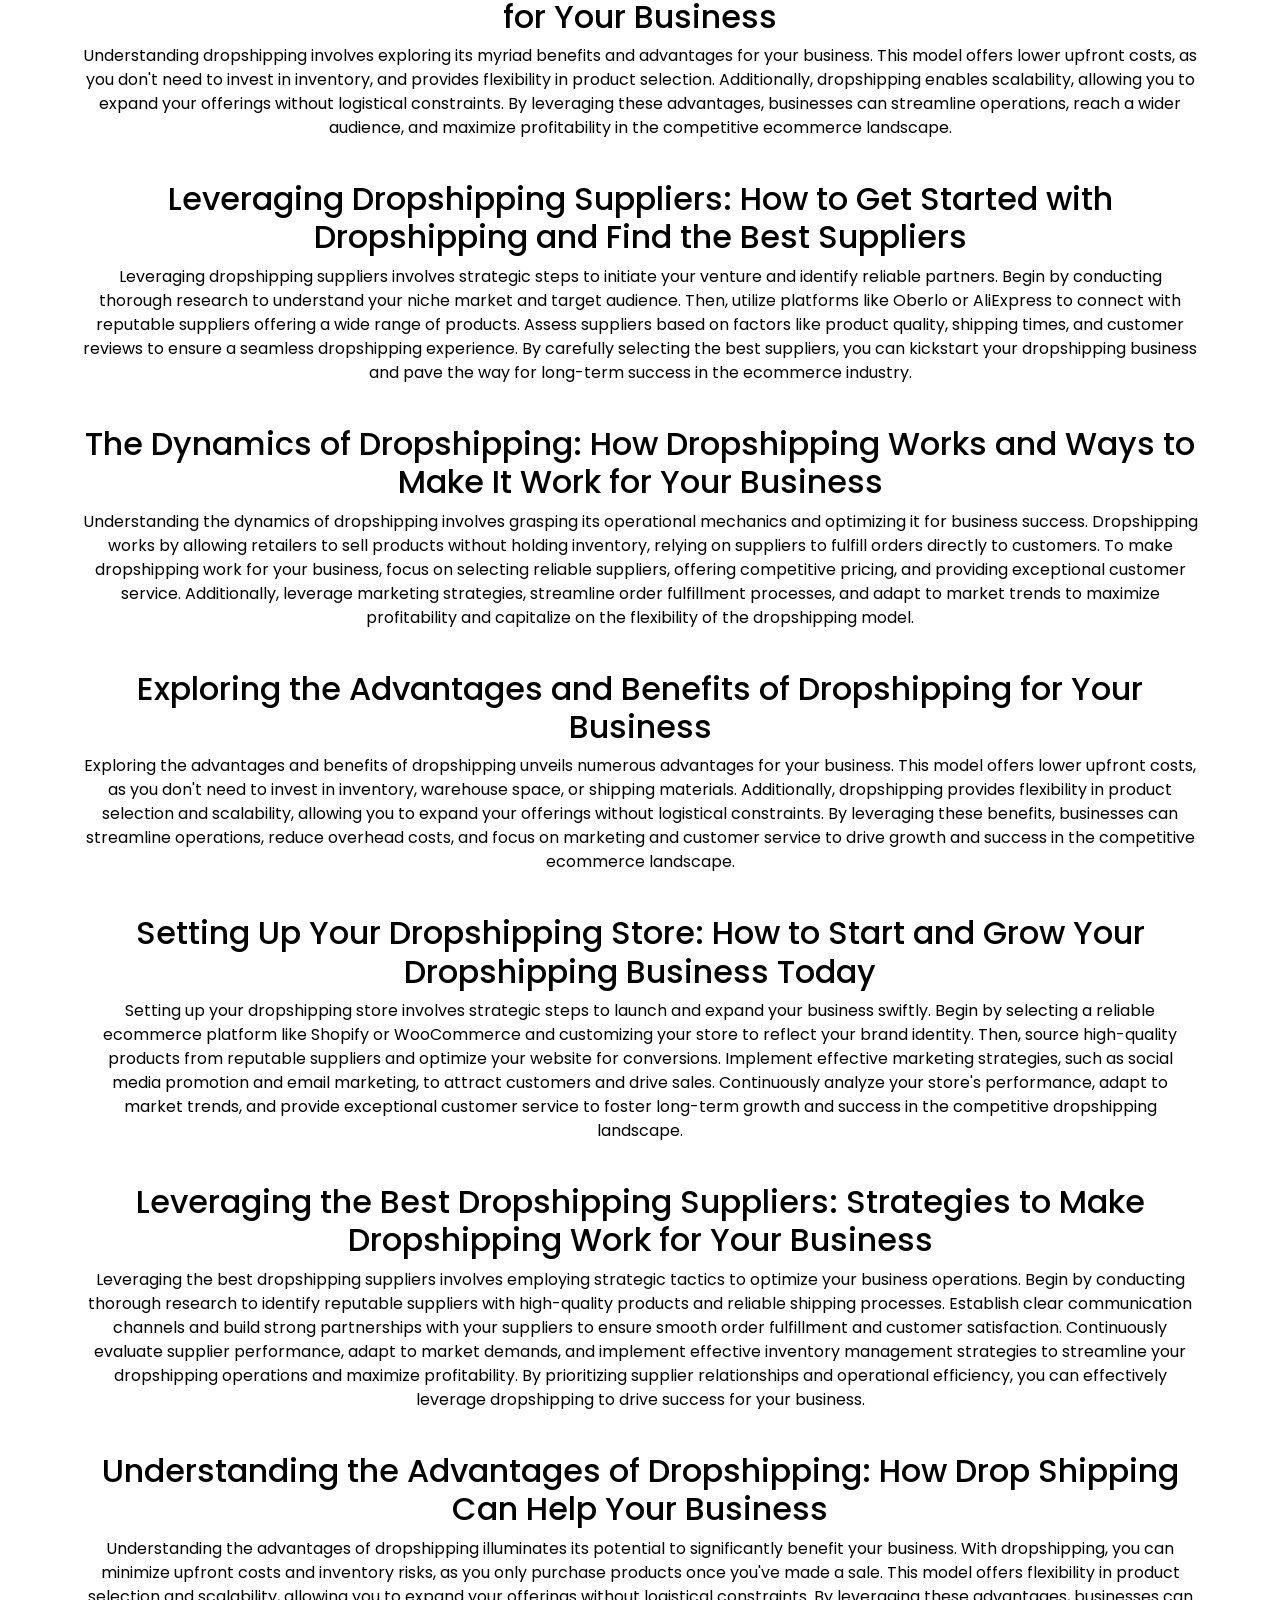
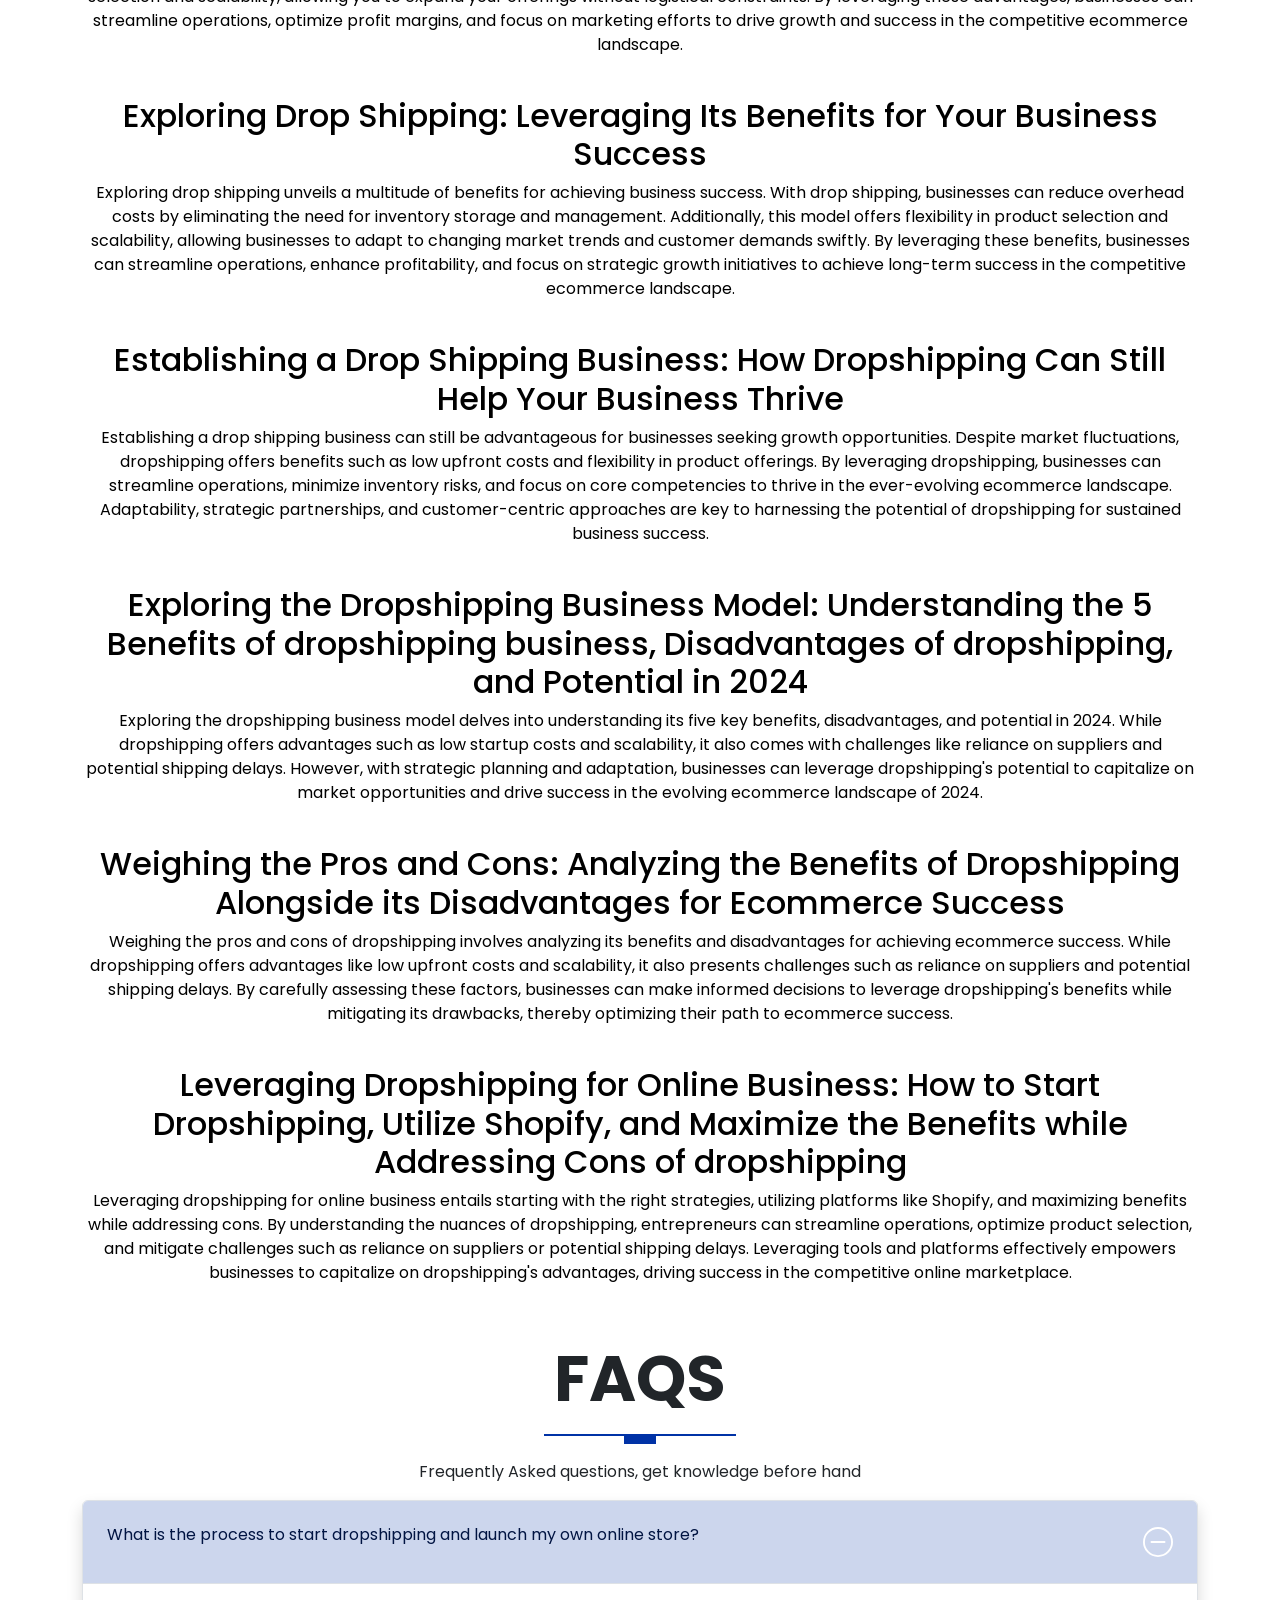
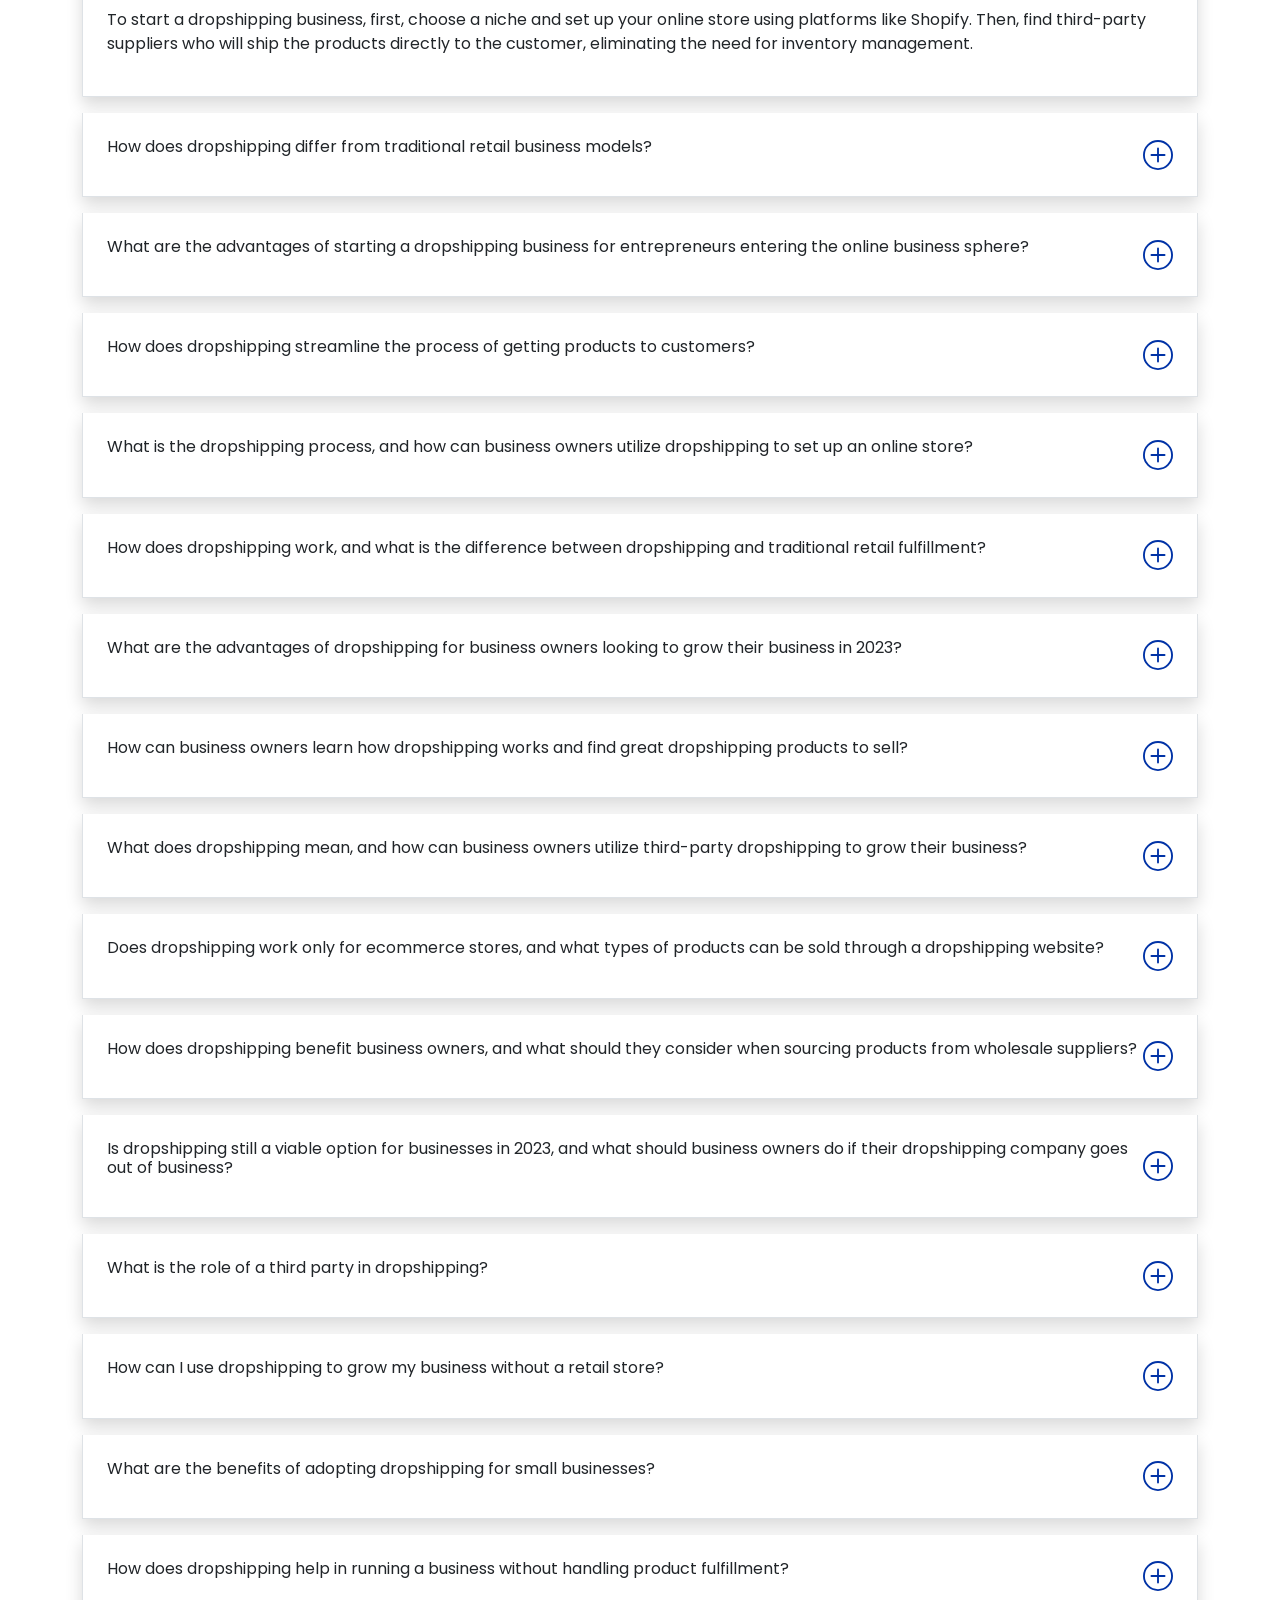
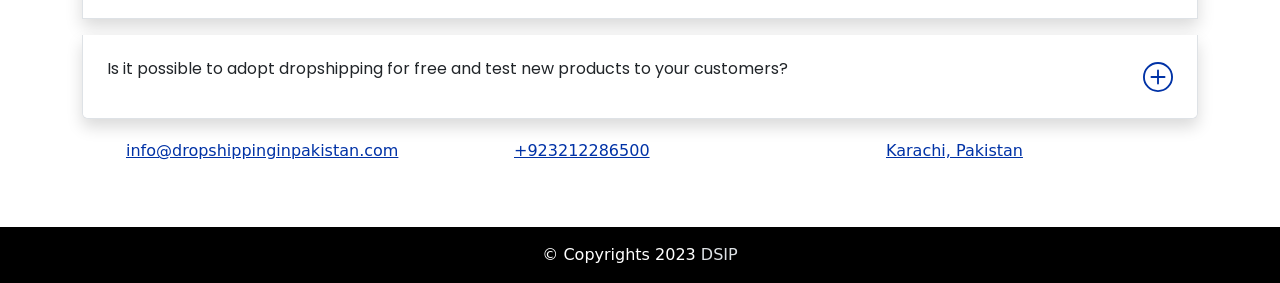
<file: benefits-of-dropshipping.html>
<!doctype html>
<html lang="en">
  <head>
    <meta charset="utf-8">
    <meta name="viewport" content="width=device-width, initial-scale=1">
    <meta name="description" content="Dropshipping is a method of ecommerce business where retailers sell products without holding inventory, benefiting from lower upfront costs and reduced risk. The advantage of drop shipping lies in its flexibility and accessibility, allowing entrepreneurs to start an ecommerce business with minimal investment. However, there are both advantages and disadvantages of dropshipping, including streamlined operations but potential issues with product quality control and supplier reliability............⭐⭐⭐">
    <meta name="keywords" content="Dropshipping is a method of ecommerce business where retailers sell products without holding inventory, benefiting from lower upfront costs and reduced risk. The advantage of drop shipping lies in its flexibility and accessibility, allowing entrepreneurs to start an ecommerce business with minimal investment. However, there are both advantages and disadvantages of dropshipping, including streamlined operations but potential issues with product quality control and supplier reliability.">
    <title>What are the advantages and disadvantages of dropshipping | what is drop shipping and benefit of dropshipping</title>
    <link rel="icon" type="image/png" href="images/favi.png">	
    <link rel="stylesheet" href="assets/css/style.css">
    <link rel="stylesheet" href="assets/css/fontawesome.css">
    <link href="https://fonts.googleapis.com/css2?family=Poppins:wght@400;500;600;700;800;900&display=swap" rel="stylesheet">
    <link rel="stylesheet" href="assets/vendors/css/glightbox.min.css">
  </head>
  <body>
    <!-- begin navbar here -->
    <nav class="navbar navbar-expand-lg navbar-dark bg-primary menu ">
      <div class="container d-flex justify-content-center">
        <a class="navbar-brand fw-bold" href="https://www.dropshippinginpakistan.com/">Drop Shipping In Pakistan
        </a>
      </div>
    </nav>
    <!-- end navbar here -->
    <!-- begin services here -->
    <section id="services" class="services">
      <div class="container  text-black">
        <div class="row text-center">
          <h1 class="display-3 fw-bold text-black">Top 6 Incredible Benefits Of Dropshipping With The PLDS</h1>
          <div class="heading-line mb-1"></div>
        </div>
      
      <div class="row text-center">
        <div class="col-sm-12">
          <h1>Understanding the Dropshipping Business Model: Exploring Its Advantages and Disadvantages</h1>
          <p>Understanding the dropshipping business model entails examining both its advantages and disadvantages. On one hand, dropshipping offers low startup costs, as it eliminates the need for inventory management. Additionally, it allows for flexibility in product selection and geographic reach. However, challenges such as reliance on third-party suppliers and lower profit margins should also be considered. Thus, a comprehensive understanding of dropshipping's pros and cons is essential for entrepreneurs navigating the ecommerce landscape.</p>
          <br>
          <h1>Leveraging the Advantage of Dropshipping: Unpacking the Benefits of this Business Model</h1>
          <p>Leveraging the advantages of dropshipping empowers entrepreneurs to harness its numerous benefits in the ecommerce realm. By eliminating the need for inventory management and upfront investment in stock, dropshipping offers lower financial risk and greater flexibility. Moreover, it facilitates easy scalability, allowing businesses to expand their product offerings and reach a wider audience without logistical constraints. However, while dropshipping streamlines operations, entrepreneurs must remain vigilant of potential challenges such as reliance on third-party suppliers and shipping delays.</p>
          <br>
          <h1>Evaluating the Dropshipping Business Model: Analyzing its Advantages and Disadvantages</h1>
          <p>Evaluating the dropshipping business model involves a careful analysis of its pros and cons to make informed decisions. The model offers advantages such as low startup costs, flexibility, and scalability, making it attractive for entrepreneurs. However, challenges like reliance on suppliers, lower profit margins, and potential shipping issues need to be considered. By weighing these factors, businesses can determine if dropshipping aligns with their goals and strategies, ensuring a successful and sustainable venture in the ecommerce landscape.</p>
          <br>
          <h1>Unveiling the World of Drop Shipping: Understanding Its Benefits and Drawbacks</h1>
          <p>Delving into the world of drop shipping reveals both its enticing benefits and notable drawbacks. On one hand, drop shipping offers entrepreneurs the opportunity to start an ecommerce business with minimal upfront investment and without the hassle of managing inventory. However, it's important to acknowledge potential challenges such as reliance on suppliers, lower profit margins, and the risk of shipping delays or errors. By understanding these nuances, businesses can navigate the drop shipping landscape effectively and capitalize on its advantages while mitigating potential drawbacks.</p>
          <br>
          <h1>Exploring the Benefits of Dropshipping: Leveraging its Advantages for Ecommerce Success</h1>
          <p>Exploring the benefits of dropshipping unveils its potential for ecommerce success. With dropshipping, businesses can enjoy advantages such as low overhead costs, flexibility in product offerings, and scalability without the burden of inventory management. Leveraging these advantages enables entrepreneurs to streamline operations, reach a broader audience, and maximize profitability in the competitive online marketplace. By embracing dropshipping, businesses can position themselves for sustainable growth and long-term success in ecommerce.</p>
          <br>
          <h1>Weighing the Pros and Cons: Understanding the Advantages and Disadvantages of Dropshipping</h1>
          <p>Weighing the pros and cons of dropshipping involves a comprehensive assessment of its advantages and disadvantages. On one hand, dropshipping offers benefits such as low upfront costs, flexibility, and scalability, making it an attractive option for aspiring entrepreneurs. However, challenges such as reliance on suppliers, lower profit margins, and potential shipping issues need to be considered. By understanding both sides, businesses can make informed decisions and navigate the dropshipping landscape effectively, maximizing their chances of success in the competitive ecommerce market.</p>
          <br>
          <h1>Unveiling the Benefits of Drop shipping in 2024: Exploring How Dropshipping Works and its Advantages for Online Businesses</h1>
          <p>In 2024, unveiling the benefits of dropshipping elucidates its pivotal role in the realm of online businesses. Understanding how dropshipping works reveals its streamlined approach to order fulfillment, where suppliers ship products directly to customers. This model offers advantages such as low upfront costs, minimal inventory management, and flexibility in product offerings, empowering online businesses to thrive in a dynamic market landscape. By harnessing the benefits of dropshipping, businesses can optimize operations, enhance customer experiences, and capitalize on growth opportunities in the evolving ecommerce sphere.</p>
          <br>
          <h1>Maximizing Profit Margins: Understanding the Role of Suppliers and the Range of Products in Dropshipping Business</h1>
          <p>Maximizing profit margins in dropshipping hinges on understanding the pivotal role of suppliers and the breadth of available products. By cultivating strong relationships with reliable suppliers, businesses can negotiate competitive pricing and ensure timely order fulfillment. Moreover, offering a diverse range of products caters to varying customer preferences, driving sales and ultimately boosting profitability in the dropshipping business model.</p>
          <br>
          <h1>Leveraging Dropshipping in 2024: Analyzing the Benefits and Strategies to Make Dropshipping Work for Your Business</h1>
          <p>In 2024, leveraging dropshipping entails analyzing its benefits and implementing strategies tailored to your business. Understanding the advantages, such as low overhead costs and flexibility, allows businesses to optimize operations. By employing effective marketing tactics, refining product selection, and fostering strong supplier relationships, businesses can capitalize on dropshipping's potential and drive success in the ever-evolving ecommerce landscape.</p>
          <br>
          <h1>Unveiling the Advantages: Exploring the 5 Benefits of Dropshipping and its Business Applications</h1>
          <p>Unveiling the advantages of dropshipping involves exploring its five key benefits and understanding how they apply to business operations. These benefits include low startup costs, minimal inventory management, scalability, flexibility in product offerings, and access to a global market. By leveraging these advantages, businesses can streamline operations, expand their product range, and thrive in the competitive ecommerce landscape.</p>
          <br>
          <h1>Harnessing the Potential: Leveraging the Benefits of Dropshipping business for a Wide Range of Products</h1>
          <p>Harnessing the potential of dropshipping involves leveraging its benefits across a wide range of products. With dropshipping, businesses can access diverse product offerings without the need for extensive inventory management. By capitalizing on the flexibility and scalability of dropshipping, businesses can cater to varying customer demands, expand their product range, and drive growth in the ecommerce sphere.</p>
          <br>	  
        </div>
      </div>
      </div>
    </section>

    <section id="services" class="services">
     <div class="container text-black"> 
    <div class="row text-center">
        <div class="col-sm-12">
          <h2>Understanding Dropshipping: Exploring the Benefits and Advantages for Your Business</h2>
          <p>Understanding dropshipping involves exploring its myriad benefits and advantages for your business. This model offers lower upfront costs, as you don't need to invest in inventory, and provides flexibility in product selection. Additionally, dropshipping enables scalability, allowing you to expand your offerings without logistical constraints. By leveraging these advantages, businesses can streamline operations, reach a wider audience, and maximize profitability in the competitive ecommerce landscape.</p>
          <br>
          <h2>Leveraging Dropshipping Suppliers: How to Get Started with Dropshipping and Find the Best Suppliers</h2>
          <p>Leveraging dropshipping suppliers involves strategic steps to initiate your venture and identify reliable partners. Begin by conducting thorough research to understand your niche market and target audience. Then, utilize platforms like Oberlo or AliExpress to connect with reputable suppliers offering a wide range of products. Assess suppliers based on factors like product quality, shipping times, and customer reviews to ensure a seamless dropshipping experience. By carefully selecting the best suppliers, you can kickstart your dropshipping business and pave the way for long-term success in the ecommerce industry.</p>
          <br>
          <h2>The Dynamics of Dropshipping: How Dropshipping Works and Ways to Make It Work for Your Business</h2>
          <p>Understanding the dynamics of dropshipping involves grasping its operational mechanics and optimizing it for business success. Dropshipping works by allowing retailers to sell products without holding inventory, relying on suppliers to fulfill orders directly to customers. To make dropshipping work for your business, focus on selecting reliable suppliers, offering competitive pricing, and providing exceptional customer service. Additionally, leverage marketing strategies, streamline order fulfillment processes, and adapt to market trends to maximize profitability and capitalize on the flexibility of the dropshipping model.</p>
          <br>
          <h2>Exploring the Advantages and Benefits of Dropshipping for Your Business</h2>
          <p>Exploring the advantages and benefits of dropshipping unveils numerous advantages for your business. This model offers lower upfront costs, as you don't need to invest in inventory, warehouse space, or shipping materials. Additionally, dropshipping provides flexibility in product selection and scalability, allowing you to expand your offerings without logistical constraints. By leveraging these benefits, businesses can streamline operations, reduce overhead costs, and focus on marketing and customer service to drive growth and success in the competitive ecommerce landscape.</p>
          <br>
          <h2>Setting Up Your Dropshipping Store: How to Start and Grow Your Dropshipping Business Today</h2>
          <p>Setting up your dropshipping store involves strategic steps to launch and expand your business swiftly. Begin by selecting a reliable ecommerce platform like Shopify or WooCommerce and customizing your store to reflect your brand identity. Then, source high-quality products from reputable suppliers and optimize your website for conversions. Implement effective marketing strategies, such as social media promotion and email marketing, to attract customers and drive sales. Continuously analyze your store's performance, adapt to market trends, and provide exceptional customer service to foster long-term growth and success in the competitive dropshipping landscape.</p>
          <br>
          <h2>Leveraging the Best Dropshipping Suppliers: Strategies to Make Dropshipping Work for Your Business</h2>
          <p>Leveraging the best dropshipping suppliers involves employing strategic tactics to optimize your business operations. Begin by conducting thorough research to identify reputable suppliers with high-quality products and reliable shipping processes. Establish clear communication channels and build strong partnerships with your suppliers to ensure smooth order fulfillment and customer satisfaction. Continuously evaluate supplier performance, adapt to market demands, and implement effective inventory management strategies to streamline your dropshipping operations and maximize profitability. By prioritizing supplier relationships and operational efficiency, you can effectively leverage dropshipping to drive success for your business.</p>
          <br>
          <h2>Understanding the Advantages of Dropshipping: How Drop Shipping Can Help Your Business</h2>
          <p>Understanding the advantages of dropshipping illuminates its potential to significantly benefit your business. With dropshipping, you can minimize upfront costs and inventory risks, as you only purchase products once you've made a sale. This model offers flexibility in product selection and scalability, allowing you to expand your offerings without logistical constraints. By leveraging these advantages, businesses can streamline operations, optimize profit margins, and focus on marketing efforts to drive growth and success in the competitive ecommerce landscape.</p>
          <br>
          <h2>Exploring Drop Shipping: Leveraging Its Benefits for Your Business Success</h2>
          <p>Exploring drop shipping unveils a multitude of benefits for achieving business success. With drop shipping, businesses can reduce overhead costs by eliminating the need for inventory storage and management. Additionally, this model offers flexibility in product selection and scalability, allowing businesses to adapt to changing market trends and customer demands swiftly. By leveraging these benefits, businesses can streamline operations, enhance profitability, and focus on strategic growth initiatives to achieve long-term success in the competitive ecommerce landscape.</p>
          <br>
          <h2>Establishing a Drop Shipping Business: How Dropshipping Can Still Help Your Business Thrive</h2>
          <p>Establishing a drop shipping business can still be advantageous for businesses seeking growth opportunities. Despite market fluctuations, dropshipping offers benefits such as low upfront costs and flexibility in product offerings. By leveraging dropshipping, businesses can streamline operations, minimize inventory risks, and focus on core competencies to thrive in the ever-evolving ecommerce landscape. Adaptability, strategic partnerships, and customer-centric approaches are key to harnessing the potential of dropshipping for sustained business success.</p>
          <br>
          <h2>Exploring the Dropshipping Business Model: Understanding the 5 Benefits of dropshipping business, Disadvantages of dropshipping, and Potential in 2024</h2>
          <p>Exploring the dropshipping business model delves into understanding its five key benefits, disadvantages, and potential in 2024. While dropshipping offers advantages such as low startup costs and scalability, it also comes with challenges like reliance on suppliers and potential shipping delays. However, with strategic planning and adaptation, businesses can leverage dropshipping's potential to capitalize on market opportunities and drive success in the evolving ecommerce landscape of 2024.</p>
          <br>
          <h2>Weighing the Pros and Cons: Analyzing the Benefits of Dropshipping Alongside its Disadvantages for Ecommerce Success</h2>
          <p>Weighing the pros and cons of dropshipping involves analyzing its benefits and disadvantages for achieving ecommerce success. While dropshipping offers advantages like low upfront costs and scalability, it also presents challenges such as reliance on suppliers and potential shipping delays. By carefully assessing these factors, businesses can make informed decisions to leverage dropshipping's benefits while mitigating its drawbacks, thereby optimizing their path to ecommerce success.</p>
          <br>
          <h2>Leveraging Dropshipping for Online Business: How to Start Dropshipping, Utilize Shopify, and Maximize the Benefits while Addressing Cons of dropshipping</h2>
          <p>Leveraging dropshipping for online business entails starting with the right strategies, utilizing platforms like Shopify, and maximizing benefits while addressing cons. By understanding the nuances of dropshipping, entrepreneurs can streamline operations, optimize product selection, and mitigate challenges such as reliance on suppliers or potential shipping delays. Leveraging tools and platforms effectively empowers businesses to capitalize on dropshipping's advantages, driving success in the competitive online marketplace.</p>
          <br>         
        </div>
      </div>
      </div></section>  

    <!-- begin faq here -->
    <section id="faq" class="faq">
      <div class="container">
        <div class="row text-center">
          <h2 class="display-3 fw-bold text-uppercase">Faqs</h2>
          <div class="heading-line"></div>
          <p>Frequently Asked questions, get knowledge before hand</p>
        </div>

        <div class="row">
          <div class="col-md-12">
            <div class="accordion" id="accordionExample">
              <div class="accordion-item mb-3 shadow">
                <h2 class="accordion-header" id="headingOne">
                  <button class="accordion-button" type="button" data-bs-toggle="collapse" data-bs-target="#collapseOne" aria-expanded="true" aria-controls="collapseOne">
                    <p>What is the process to start dropshipping and launch my own online store?</p>
                  </button>
                </h2>
                <div id="collapseOne" class="accordion-collapse collapse show" aria-labelledby="headingOne" data-bs-parent="#accordionExample">
                  <div class="accordion-body">
                  	<p>To start a dropshipping business, first, choose a niche and set up your online store using platforms like Shopify. Then, find third-party suppliers who will ship the products directly to the customer, eliminating the need for inventory management.</p>
                   </div>
                </div>
              </div>
              <div class="accordion-item mb-3 shadow">
                <h2 class="accordion-header" id="headingTwo">
                  <button class="accordion-button collapsed" type="button" data-bs-toggle="collapse" data-bs-target="#collapseTwo" aria-expanded="false" aria-controls="collapseTwo">
                  	<p>How does dropshipping differ from traditional retail business models?</p>
                  </button>
                </h2>
                <div id="collapseTwo" class="accordion-collapse collapse" aria-labelledby="headingTwo" data-bs-parent="#accordionExample">
                  <div class="accordion-body">
                  	<p>Dropshipping differs from traditional retail business models as it does not require holding inventory. Instead, the retailer partners with third-party suppliers who ship the product directly to the customer, reducing upfront costs and logistical burdens associated with traditional retail.</p>
                  </div>
                </div>
              </div>
              <div class="accordion-item mb-3 shadow">
                <h2 class="accordion-header" id="headingThree">
                  <button class="accordion-button collapsed" type="button" data-bs-toggle="collapse" data-bs-target="#collapseThree" aria-expanded="false" aria-controls="collapseThree">
                  	<p>What are the advantages of starting a dropshipping business for entrepreneurs entering the online business sphere?</p>
                  </button>
                </h2>
                <div id="collapseThree" class="accordion-collapse collapse" aria-labelledby="headingThree" data-bs-parent="#accordionExample">
                  <div class="accordion-body">
                  	<p>Starting a dropshipping business offers several advantages for entrepreneurs venturing into the online business realm. These include lower startup costs, as there's no need to invest in inventory, and the ability to ship products directly to the customer, minimizing fulfillment complexities.</p>
                   </div>
                </div>
              </div>

              <div class="accordion-item mb-3 shadow">
                <h2 class="accordion-header" id="headingFour">
                  <button class="accordion-button collapsed" type="button" data-bs-toggle="collapse" data-bs-target="#collapseFour" aria-expanded="false" aria-controls="collapseFour">
                  	<p>How does dropshipping streamline the process of getting products to customers?</p>
                  </button>
                </h2>
                <div id="collapseFour" class="accordion-collapse collapse" aria-labelledby="headingFour" data-bs-parent="#accordionExample">
                  <div class="accordion-body">
                  	<p>In dropshipping, third-party suppliers handle the shipping process directly to the customer, streamlining fulfillment for the online store owner. This eliminates the need for warehousing and shipping logistics, making it a convenient option for entrepreneurs looking to enter the online marketplace.</p>
                  </div>
                </div>
              </div>
              <div class="accordion-item mb-3 shadow">
                <h2 class="accordion-header" id="headingFive">
                  <button class="accordion-button collapsed" type="button" data-bs-toggle="collapse" data-bs-target="#collapseFive" aria-expanded="false" aria-controls="collapseFive">
                  	<p>What is the dropshipping process, and how can business owners utilize dropshipping to set up an online store?</p>
                  </button>
                </h2>
                <div id="collapseFive" class="accordion-collapse collapse" aria-labelledby="headingFive" data-bs-parent="#accordionExample">
                  <div class="accordion-body">
                  	<p>Dropshipping is a business model that allows business owners to set up an online store without the need to worry about inventory management. Instead, they forward orders to suppliers who fulfill and ship the product straight to the customer, allowing them to start a dropshipping store with ease.</p>
                   </div>
                </div>
              </div>

              <div class="accordion-item mb-3 shadow">
                <h2 class="accordion-header" id="headingSix">
                  <button class="accordion-button collapsed" type="button" data-bs-toggle="collapse" data-bs-target="#collapseSix" aria-expanded="false" aria-controls="collapseSix">
                  	<p>How does dropshipping work, and what is the difference between dropshipping and traditional retail fulfillment?</p>
                  </button>
                </h2>
                <div id="collapseSix" class="accordion-collapse collapse" aria-labelledby="headingSix" data-bs-parent="#accordionExample">
                  <div class="accordion-body">
                  	<p>Dropshipping removes the responsibility of buying items from suppliers and reselling them from business owners. Instead, suppliers ship the product directly to the customer, changing the dynamic between suppliers and retailers compared to traditional retail fulfillment.</p>
                   </div>
                </div>
              </div>

              <div class="accordion-item mb-3 shadow">
                <h2 class="accordion-header" id="headingSeven">
                  <button class="accordion-button collapsed" type="button" data-bs-toggle="collapse" data-bs-target="#collapseSeven" aria-expanded="false" aria-controls="collapseSeven">
                  	<p>What are the advantages of dropshipping for business owners looking to grow their business in 2023?</p>
                  </button>
                </h2>
                <div id="collapseSeven" class="accordion-collapse collapse" aria-labelledby="headingSeven" data-bs-parent="#accordionExample">
                  <div class="accordion-body">
                  	<p>Dropshipping offers several benefits for business owners, including lower startup costs, a wider range of products, and the ability to run the business from anywhere. Another advantage of dropshipping is that it changes the dynamic between suppliers and retailers, making it much easier to utilize dropshipping as an ecommerce business model.</p>
                  </div>
                </div>
              </div>

              <div class="accordion-item mb-3 shadow">
                <h2 class="accordion-header" id="headingEight">
                  <button class="accordion-button collapsed" type="button" data-bs-toggle="collapse" data-bs-target="#collapseEight" aria-expanded="false" aria-controls="collapseEight">
                  	<p>How can business owners learn how dropshipping works and find great dropshipping products to sell?</p>
                  </button>
                </h2>
                <div id="collapseEight" class="accordion-collapse collapse" aria-labelledby="headingEight" data-bs-parent="#accordionExample">
                  <div class="accordion-body">
                  	<p>Business owners can consider dropshipping products from multiple suppliers to see which ones work best for their business may. They should look for established suppliers with a demonstrated track record of successful retailer partnerships and maintain good communication with them. Additionally, they can utilize dropshipping tools like AliExpress dropshipping to streamline the process.</p>
                   </div>
                </div>
              </div>

              <div class="accordion-item mb-3 shadow">
                <h2 class="accordion-header" id="headingNine">
                  <button class="accordion-button collapsed" type="button" data-bs-toggle="collapse" data-bs-target="#collapseNine" aria-expanded="false" aria-controls="collapseNine">
 					<p>What does dropshipping mean, and how can business owners utilize third-party dropshipping to grow their business?</p>
                  </button>
                </h2>
                <div id="collapseNine" class="accordion-collapse collapse" aria-labelledby="headingNine" data-bs-parent="#accordionExample">
                  <div class="accordion-body">
                  	<p>Dropshipping means utilizing third-party suppliers to fulfill and ship orders directly to customers, relieving business owners from inventory management. By leveraging dropshipping, businesses can grow their operations without the need to worry about stocking products or shipping costs.</p>
                   </div>
                </div>
              </div>


              <div class="accordion-item mb-3 shadow">
                <h2 class="accordion-header" id="headingTen">
                  <button class="accordion-button collapsed" type="button" data-bs-toggle="collapse" data-bs-target="#collapseTen" aria-expanded="false" aria-controls="collapseTen">
                  	<p>Does dropshipping work only for ecommerce stores, and what types of products can be sold through a dropshipping website?</p>
                  </button>
                </h2>
                <div id="collapseTen" class="accordion-collapse collapse" aria-labelledby="headingTen" data-bs-parent="#accordionExample">
                  <div class="accordion-body">
                  	<p>While dropshipping is an order fulfillment method commonly used in ecommerce, it can also be applied to other business models. A dropshipping website can sell a wide range of products, from electronics to apparel, allowing business owners to choose the types of products that best fit their target market.</p>
                   </div>
                </div>
              </div>


              <div class="accordion-item mb-3 shadow">
                <h2 class="accordion-header" id="headingEleven">
                  <button class="accordion-button collapsed" type="button" data-bs-toggle="collapse" data-bs-target="#collapseEleven" aria-expanded="false" aria-controls="collapseEleven">
                  	<p>How does dropshipping benefit business owners, and what should they consider when sourcing products from wholesale suppliers?</p>
                  </button>
                </h2>
                <div id="collapseEleven" class="accordion-collapse collapse" aria-labelledby="headingEleven" data-bs-parent="#accordionExample">
                  <div class="accordion-body">
                  	<p>Dropshipping offers several benefits, including lower startup costs and the ability to start a business from anywhere. When sourcing products from wholesale suppliers, it's essential to maintain good communication and ensure the products meet quality standards to avoid potential liabilities if suppliers ship counterfeit items.</p>
                   </div>
                </div>
              </div>

              <div class="accordion-item mb-3 shadow">
                <h2 class="accordion-header" id="headingTwelve">
                  <button class="accordion-button collapsed" type="button" data-bs-toggle="collapse" data-bs-target="#collapseTwelve" aria-expanded="false" aria-controls="collapseTwelve">
                  	<p>Is dropshipping still a viable option for businesses in 2023, and what should business owners do if their dropshipping company goes out of business?</p>
                  </button>
                </h2>
                <div id="collapseTwelve" class="accordion-collapse collapse" aria-labelledby="headingTwelve" data-bs-parent="#accordionExample">
                  <div class="accordion-body">
                  	<p>Dropshipping remains a viable option for businesses in 2023, as it simplifies operations and allows for scalability. If a dropshipping company goes out of business, business owners should diversify their supplier base and continue to explore dropshipping benefits to ensure the sustainability of their whole business. </p>
                   </div>
                </div>
              </div>

              <div class="accordion-item mb-3 shadow">
                <h2 class="accordion-header" id="headingThirteen">
                  <button class="accordion-button collapsed" type="button" data-bs-toggle="collapse" data-bs-target="#collapseThirteen" aria-expanded="false" aria-controls="collapseThirteen">
                  	<p>What is the role of a third party in dropshipping?</p>
                  </button>
                </h2>
                <div id="collapseThirteen" class="accordion-collapse collapse" aria-labelledby="headingThirteen" data-bs-parent="#accordionExample">
                  <div class="accordion-body">
                  	<p>In dropshipping, a third party refers to the supplier or manufacturer who fulfills and ships orders directly to customers on behalf of the retailer. This arrangement allows retailers to operate without maintaining inventory, as the third party handles the storage and shipping of products.</p>
                   </div>
                </div>
              </div>

               <div class="accordion-item mb-3 shadow">
                <h2 class="accordion-header" id="headingFourteen">
                  <button class="accordion-button collapsed" type="button" data-bs-toggle="collapse" data-bs-target="#collapseFourteen" aria-expanded="false" aria-controls="collapseFourteen">
                  	<p>How can I use dropshipping to grow my business without a retail store?</p>
                  </button>
                </h2>
                <div id="collapseFourteen" class="accordion-collapse collapse" aria-labelledby="headingFourteen" data-bs-parent="#accordionExample">
                  <div class="accordion-body">
                    <p>Dropshipping allows you to run your business anywhere without the need for a physical retail store. By adopting dropshipping services, you can fulfill customer orders directly from your dropshipping supplier, enabling you to grow your business quickly and test new products without the overhead costs of maintaining inventory.</p>
                   </div>
                </div>
              </div>

            <div class="accordion-item mb-3 shadow">
                <h2 class="accordion-header" id="headingFifteen">
                  <button class="accordion-button collapsed" type="button" data-bs-toggle="collapse" data-bs-target="#collapseFifteen" aria-expanded="false" aria-controls="collapseFifteen">
                  	<p>What are the benefits of adopting dropshipping for small businesses?</p>
                  </button>
                </h2>
                <div id="collapseFifteen" class="accordion-collapse collapse" aria-labelledby="headingFifteen" data-bs-parent="#accordionExample">
                  <div class="accordion-body">
                  	<p>Dropshipping is a great option for small businesses as it does not require significant upfront investment or inventory management. With dropshipping, you can start your business quickly and run it from anywhere, leveraging platforms like Shopify store to streamline operations and reach a wider dropshipping market.</p>
                   </div>
                </div>
              </div>


              <div class="accordion-item mb-3 shadow">
                <h2 class="accordion-header" id="headingSixteen">
                  <button class="accordion-button collapsed" type="button" data-bs-toggle="collapse" data-bs-target="#collapseSixteen" aria-expanded="false" aria-controls="collapseSixteen">
                  	<p>How does dropshipping help in running a business without handling product fulfillment?</p>
                  </button>
                </h2>
                <div id="collapseSixteen" class="accordion-collapse collapse" aria-labelledby="headingSixteen" data-bs-parent="#accordionExample">
                  <div class="accordion-body">
                  	<p>Dropshipping is a fulfillment method where your dropshipping supplier handles the shipping and logistics aspects of your business. This allows you to focus on other aspects of your business such as marketing and customer service, enabling you to running a dropshipping business efficiently and effectively.</p>
                   </div>
                </div>
              </div>

              <div class="accordion-item mb-3 shadow">
                <h2 class="accordion-header" id="headingSeventeen">
                  <button class="accordion-button collapsed" type="button" data-bs-toggle="collapse" data-bs-target="#collapseSeventeen" aria-expanded="false" aria-controls="collapseSeventeen">
                  	<p>Is it possible to adopt dropshipping for free and test new products to your customers?</p>
                  </button>
                </h2>
                <div id="collapseSeventeen" class="accordion-collapse collapse" aria-labelledby="headingSeventeen" data-bs-parent="#accordionExample">
                  <div class="accordion-body">
                  	<p>Yes, one of the advantages of dropshipping is that it does not require significant upfront costs, making it accessible for entrepreneurs to start their business quickly and test new products. By adopting dropshipping, you can run your business without the need for inventory, allowing you to test products to your customers and scale your business without financial constraints.</p>
                   </div>
                </div>
              </div>        

            </div>
          </div>
        </div>  
      </div>
    </section>
    <!-- end faq here -->

    <!-- end service here -->
    <!-- begin footer here -->
    <footer class="footer">
        <div class="container">
            <div class="row">
                
                <div class="col-lg-4 col-md-4 contact-box pt-1 d-md-block d-lg-flex d-flex">
                    <div class="contact-box__icon">
                        <svg xmlns="http://www.w3.org/2000/svg" class="icon icon-tabler icon-tabler-mail-opened" width="44" height="44" viewBox="0 0 24 24" stroke-width="1.5" fill="none" stroke-linecap="round" stroke-linejoin="round">
                              <path stroke="none" d="M0 0h24v24H0z" fill="none"/>
                              <path d="M3 9l9 6l9 -6l-9 -6l-9 6" />
                              <path d="M21 9v10a2 2 0 0 1 -2 2h-14a2 2 0 0 1 -2 -2v-10" />
                              <path d="M3 19l6 -6" />
                              <path d="M15 13l6 6" />
                            </svg>
                    </div>  
                    <div class="contact-box__info">
                        <a href="#" class="contact-box__info--title">info@dropshippinginpakistan.com</a>
                        <p class="contact-box__info--subtitle text-white">Online Support</p>
                    </div>  
                </div>

                <div class="col-lg-4 col-md-4 contact-box pt-1 d-md-block d-lg-flex d-flex">
                    <div class="contact-box__icon">
                        <svg xmlns="http://www.w3.org/2000/svg" class="icon icon-tabler icon-tabler-phone-call" width="52" height="44" viewBox="0 0 24 24" stroke-width="1.5" fill="none" stroke-linecap="round" stroke-linejoin="round">
                              <path stroke="none" d="M0 0h24v24H0z" fill="none"/>
                              <path d="M5 4h4l2 5l-2.5 1.5a11 11 0 0 0 5 5l1.5 -2.5l5 2v4a2 2 0 0 1 -2 2a16 16 0 0 1 -15 -15a2 2 0 0 1 2 -2" />
                              <path d="M15 7a2 2 0 0 1 2 2" />
                              <path d="M15 3a6 6 0 0 1 6 6" />
                            </svg>
                    </div>  
                    <div class="contact-box__info">
                        <a href="#" class="contact-box__info--title mright">+923212286500</a>
                        <p class="contact-box__info--subtitle text-white">Monday to Friday 12pm-6am You Want to Talk.........</p>
                    </div>  
                </div>

                <div class="col-lg-4 col-md-4 contact-box pt-1 d-md-block d-lg-flex d-flex">
                    <div class="contact-box__icon">
                        <svg xmlns="http://www.w3.org/2000/svg" class="icon icon-tabler icon-tabler-map-2" width="44" height="44" viewBox="0 0 24 24" stroke-width="1.5" fill="none" stroke-linecap="round" stroke-linejoin="round">
                            <path stroke="none" d="M0 0h24v24H0z" fill="none"/>
                              <path d="M12 18.5l-3 -1.5l-6 3v-13l6 -3l6 3l6 -3v7.5" />
                              <path d="M9 4v13" />
                              <path d="M15 7v5.5" />
                              <path d="M21.121 20.121a3 3 0 1 0 -4.242 0c.418 .419 1.125 1.045 2.121 1.879c1.051 -.89 1.759 -1.516 2.121 -1.879z" />
                              <path d="M19 18v.01" />
                            </svg>
                    </div>  
                    <div class="contact-box__info">
                        <a href="#" class="contact-box__info--title"> Karachi, Pakistan</a>
                        <p class="contact-box__info--subtitle text-white"> Office # F-124, First Floor, Central Mall, Behind Gul Plaza, Saddar</p>
                    </div>  
                </div>
            </div>
        </div>
        <div class="footer-bottom pt-3 pd-5 pb-3">
            <div class="container">
                <div class="row text-center text-white">
                    <div class="col-12">
                        <div class="footer-bottom__copyrights text-white">
                            &COPY; Copyrights 2023 <a href="#">DSIP</a>
                        </div>
                    </div>
                </div>
            </div>
        </div>
    </footer>
    <!-- end footer here -->

    <!-- begin back-to-top-button -->
        <a href="#" class="shadow btn btn-primary rounded-circle back-to-top">
            <i class="fas fa-chevron-up">.</i>
        </a>
    <!-- end back-to-top-button -->

    


    <script src="assets/js/bootstrap.bundle.min.js"></script>
    <script src="assets/vendors/js/glightbox.min.js"></script>
    <script>
      const lightbox = GLightbox({
        'href': 'https://youtu.be/8589m-vhGnA?si=vkQn7Is4Nnm6fNhg',
        'type': 'video',
        'source': 'youtube', //vimeo, youtube or local
        'width': 900,
      });
    </script>
  </body>
</html>
</file>
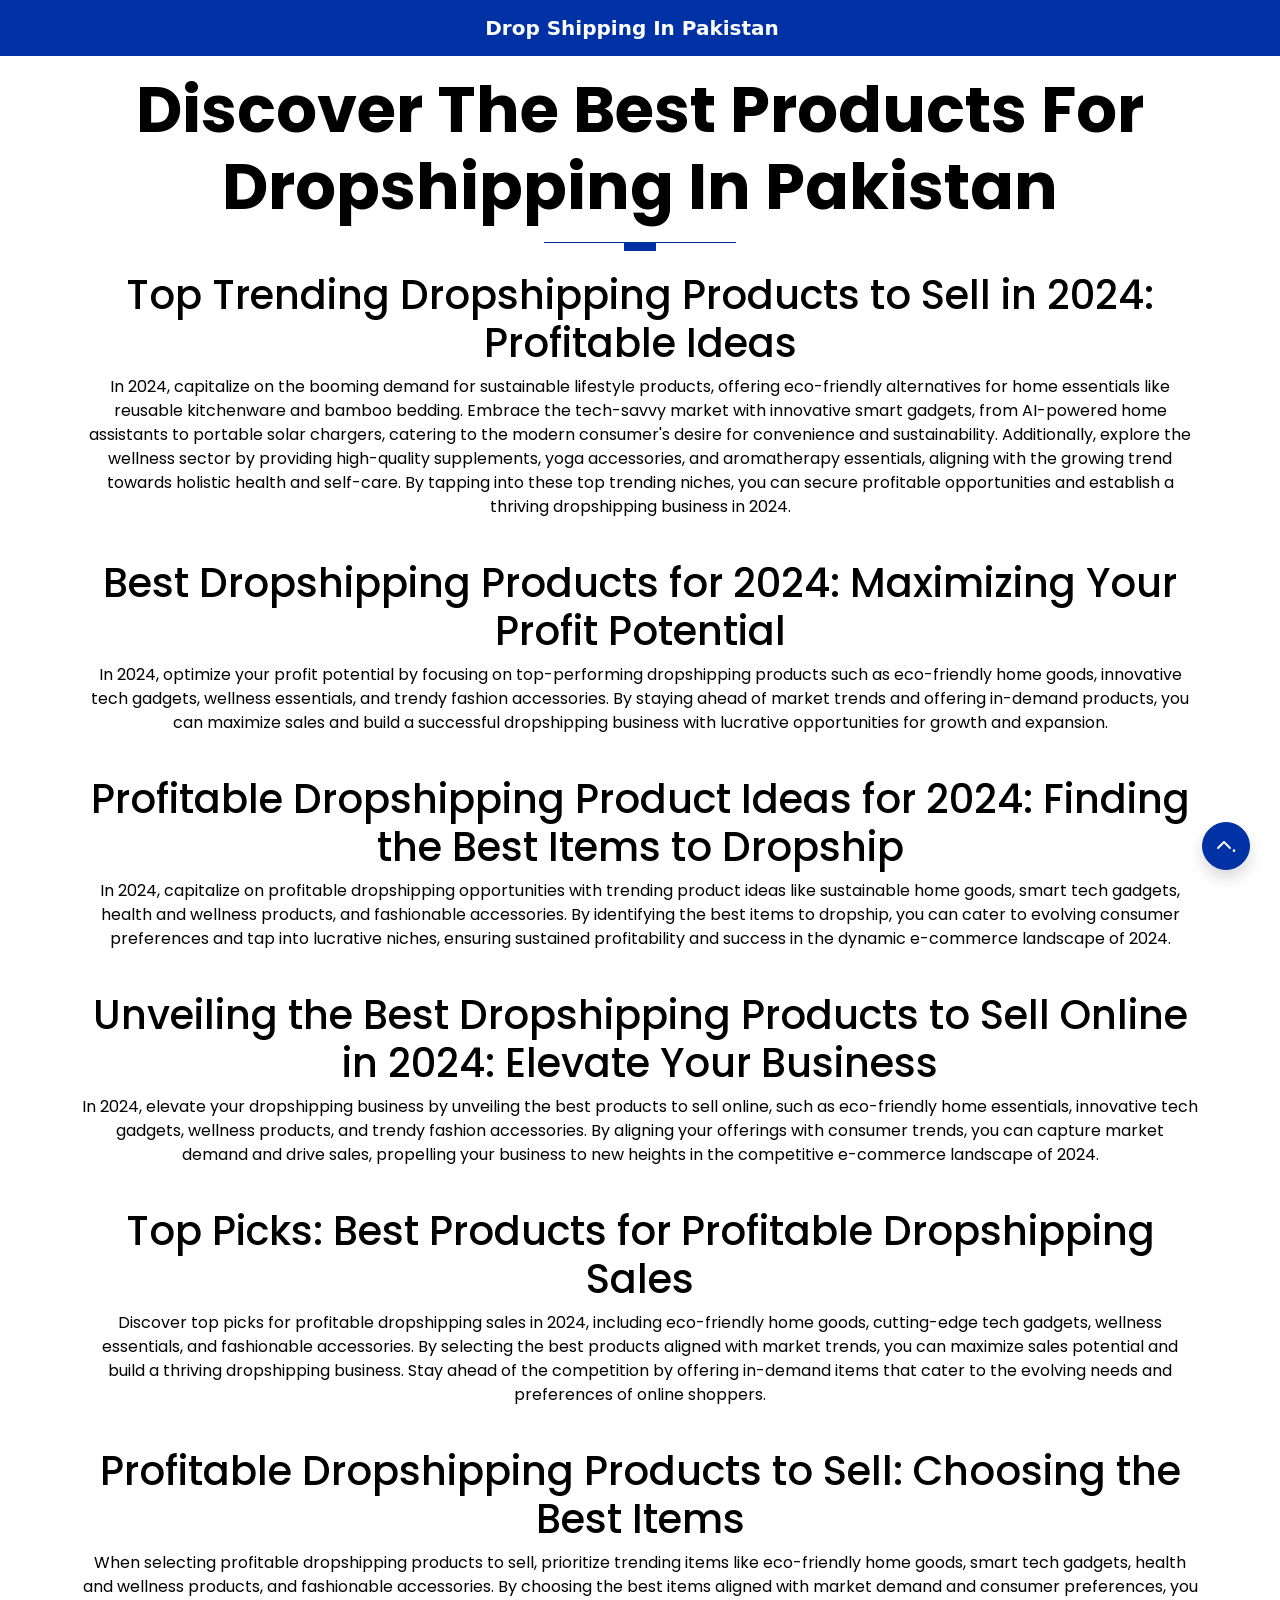
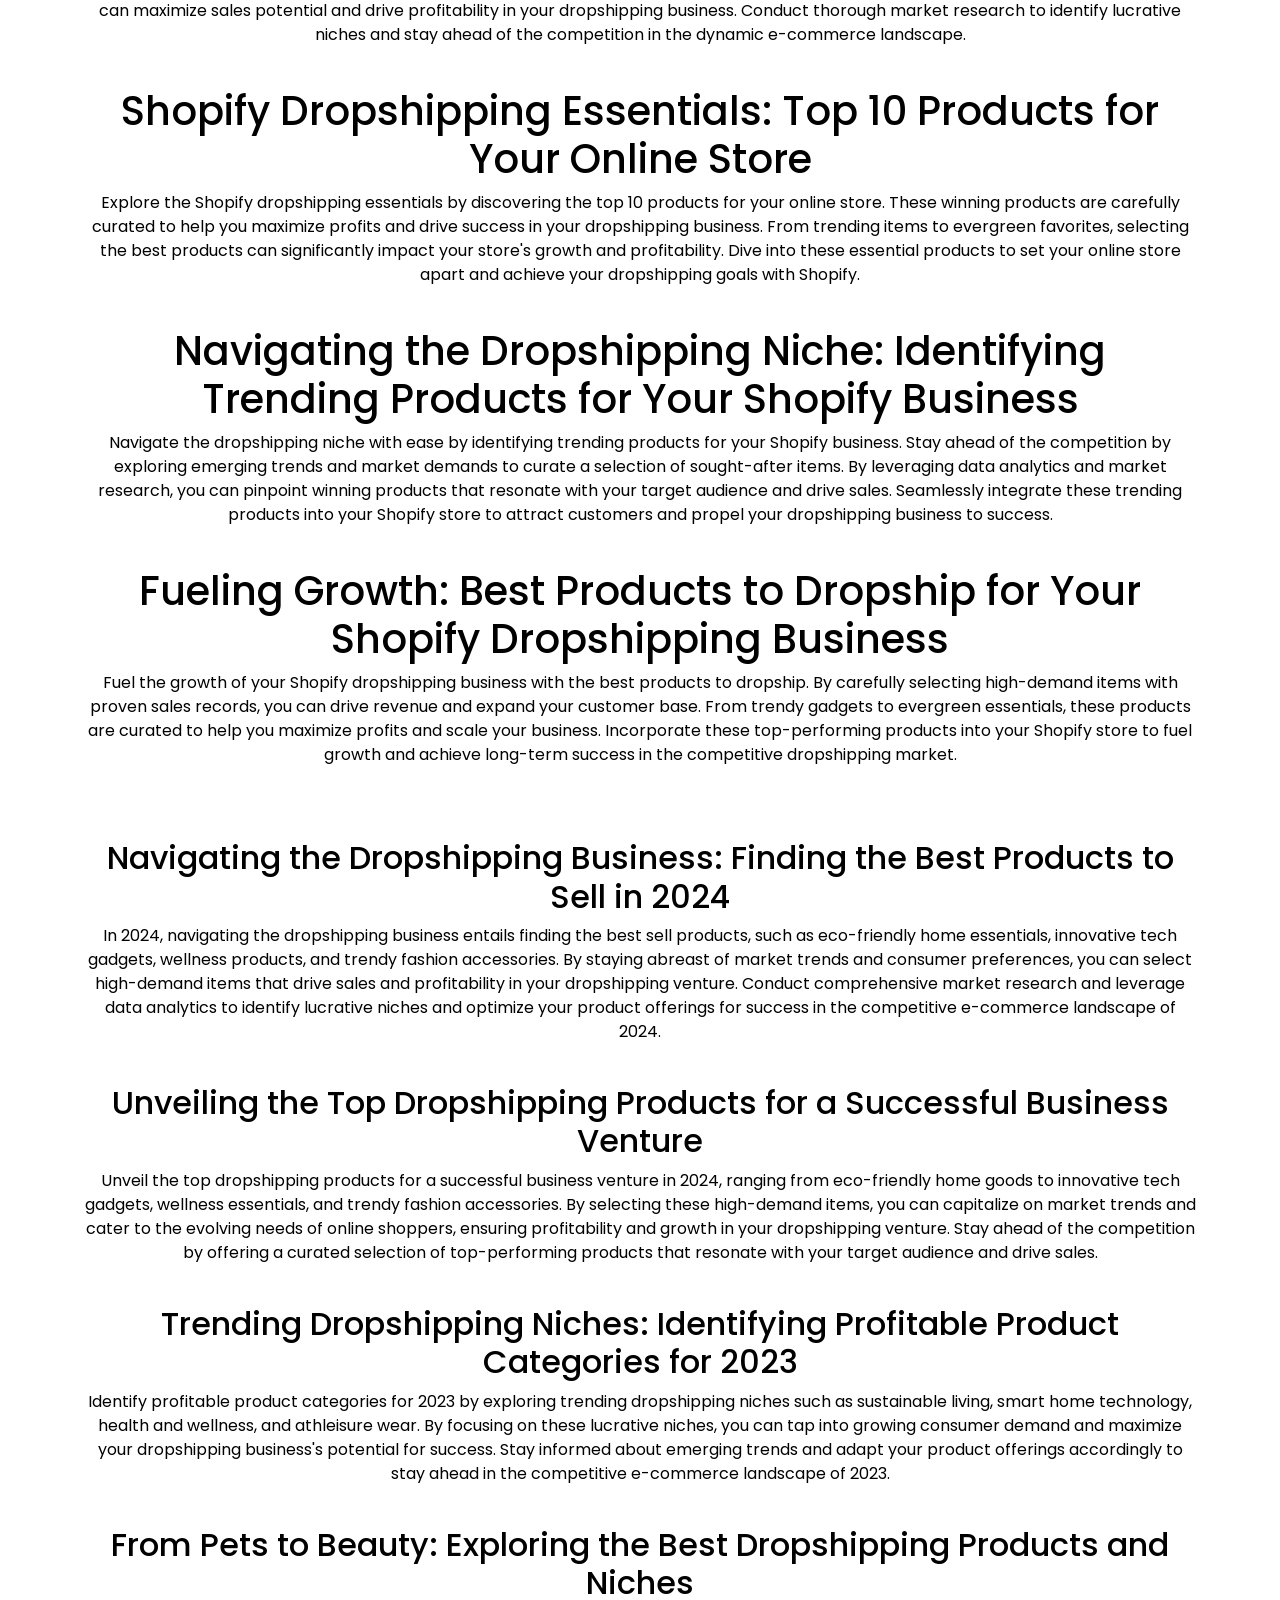
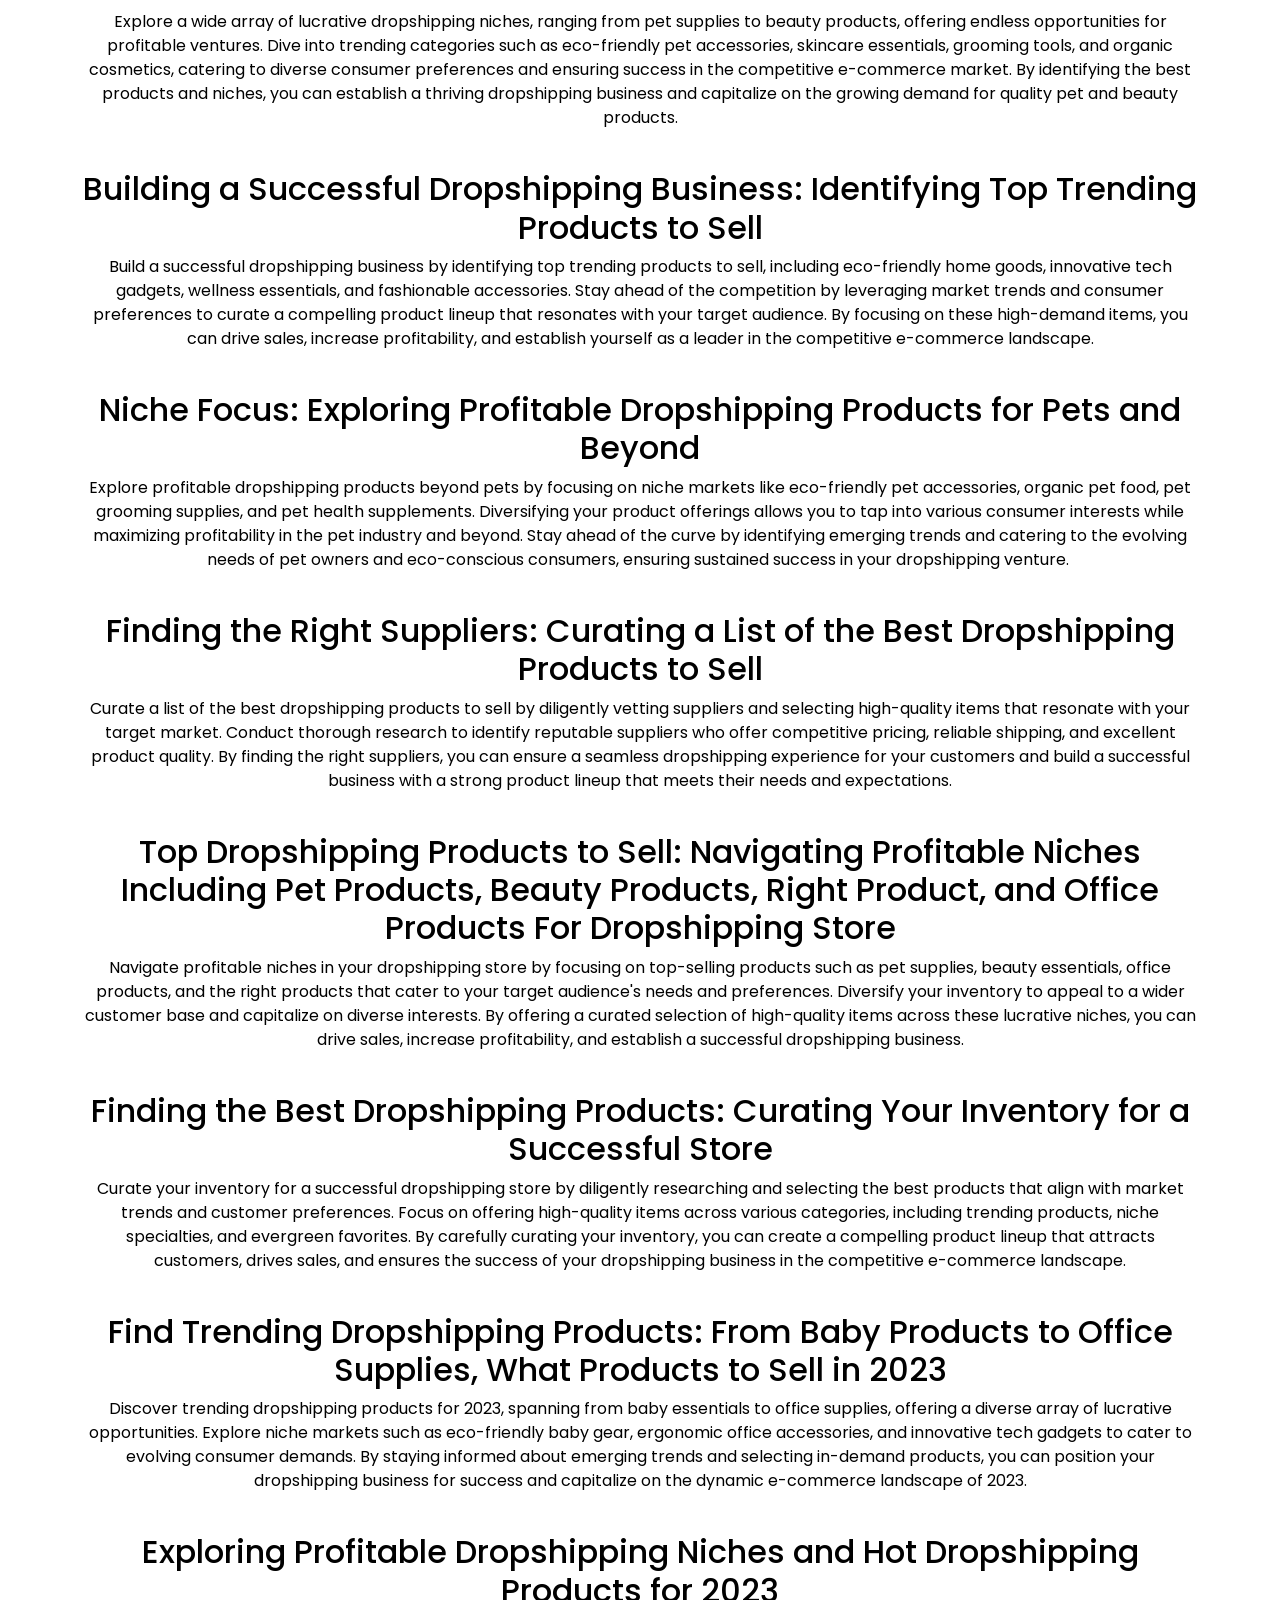
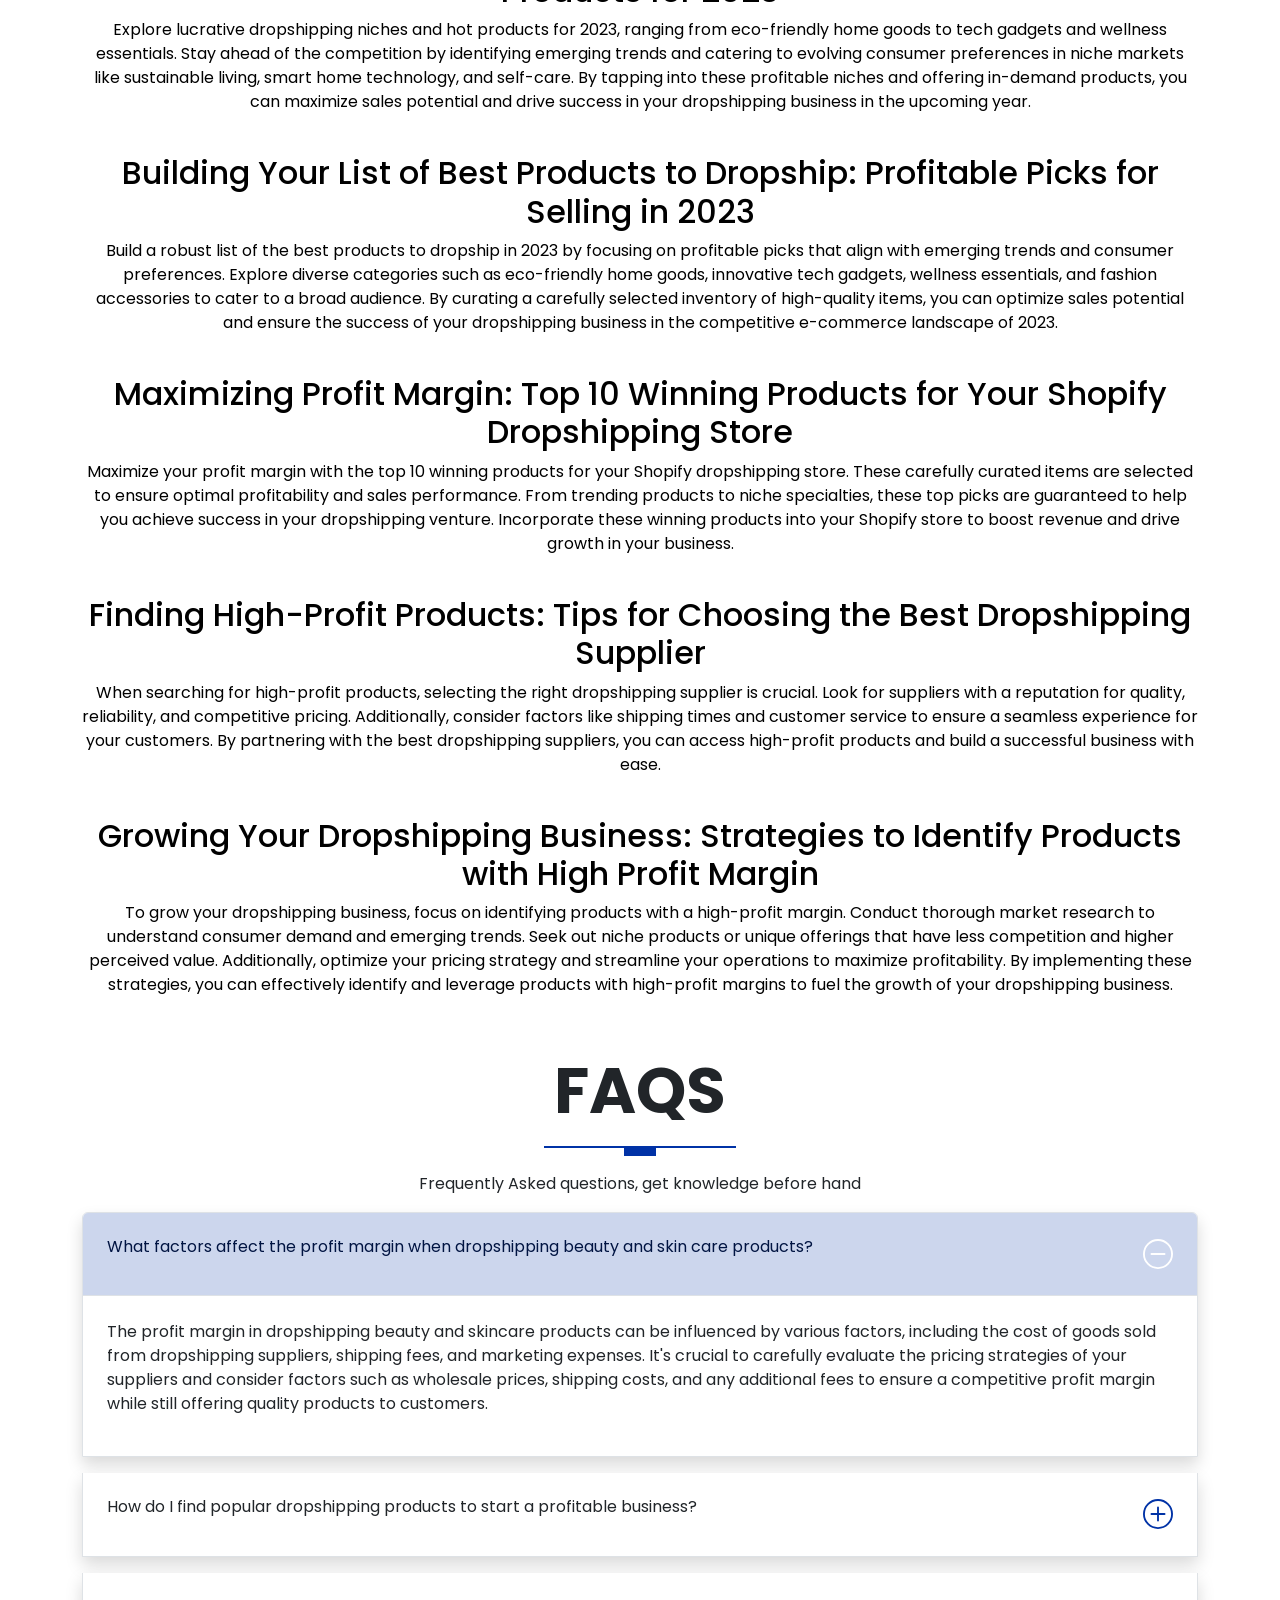
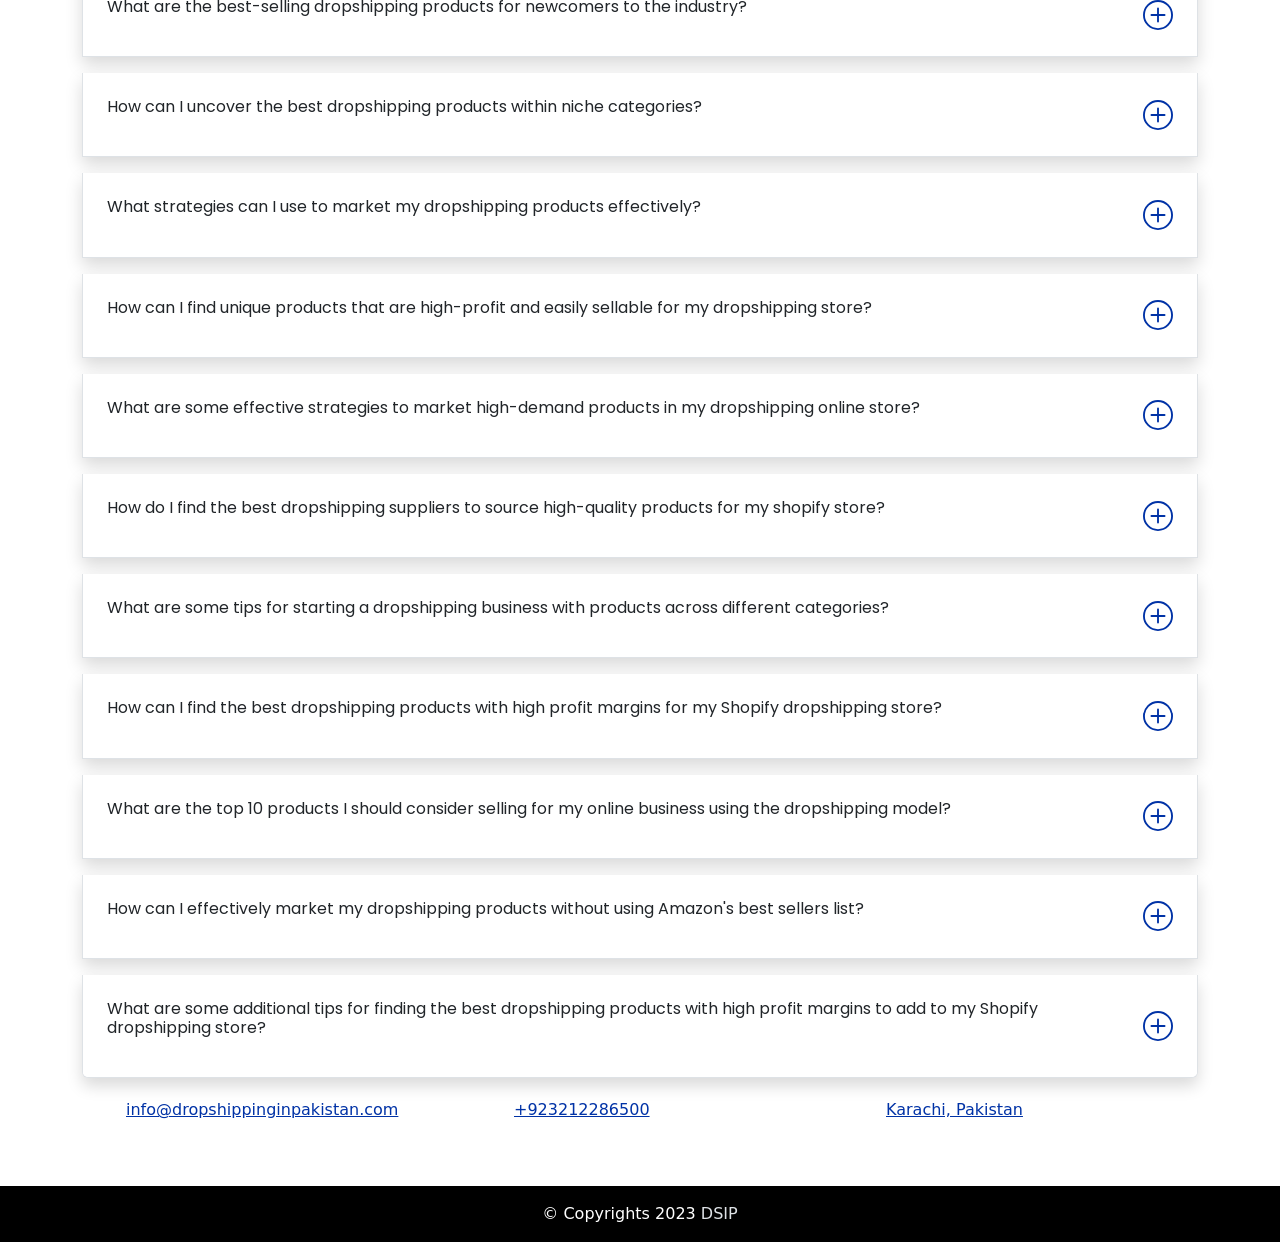
<file: best-product.html>
<!doctype html>
<html lang="en">
  <head>
    <meta charset="utf-8">
    <meta name="viewport" content="width=device-width, initial-scale=1">
    <meta name="description" content="Discover the latest trend in dropshipping products to sell in 2024, offering high profit opportunities with the best dropshipping products carefully selected to maximize sales potential. Stay ahead of the curve and capitalize on emerging trends with our curated selection of top-performing dropshipping products for optimal profitability.............⭐⭐⭐">
    <meta name="keywords" content="Discover the latest trend in dropshipping products to sell in 2024, offering high profit opportunities with the best dropshipping products carefully selected to maximize sales potential. Stay ahead of the curve and capitalize on emerging trends with our curated selection of top-performing dropshipping products for optimal profitability.">
    <title>Exploring the Best Dropshipping Products to Sell in 2024 | Best Products For Dropshipping</title>
    <link rel="icon" type="image/png" href="images/favi.png">	
    <link rel="stylesheet" href="assets/css/style.css">
    <link rel="stylesheet" href="assets/css/fontawesome.css">
    <link href="https://fonts.googleapis.com/css2?family=Poppins:wght@400;500;600;700;800;900&display=swap" rel="stylesheet">
    <link rel="stylesheet" href="assets/vendors/css/glightbox.min.css">
  </head>
  <body>
    <!-- begin navbar here -->
    <nav class="navbar navbar-expand-lg navbar-dark bg-primary menu ">
      <div class="container d-flex justify-content-center">
        <a class="navbar-brand fw-bold" href="https://www.dropshippinginpakistan.com/">Drop Shipping In Pakistan
        </a>
      </div>
    </nav>
    <!-- end navbar here -->
    <!-- begin services here -->
    <section id="services" class="services">
      <div class="container  text-black">
        <div class="row text-center">
          <h1 class="display-3 fw-bold text-black"> Discover the Best Products for Dropshipping in Pakistan </h1>
          <div class="heading-line mb-1"></div>
        </div>
      
      <div class="row text-center">
        <div class="col-sm-12">
          <h1>Top Trending Dropshipping Products to Sell in 2024: Profitable Ideas</h1>
          <p>In 2024, capitalize on the booming demand for sustainable lifestyle products, offering eco-friendly alternatives for home essentials like reusable kitchenware and bamboo bedding. Embrace the tech-savvy market with innovative smart gadgets, from AI-powered home assistants to portable solar chargers, catering to the modern consumer's desire for convenience and sustainability. Additionally, explore the wellness sector by providing high-quality supplements, yoga accessories, and aromatherapy essentials, aligning with the growing trend towards holistic health and self-care. By tapping into these top trending niches, you can secure profitable opportunities and establish a thriving dropshipping business in 2024.</p>
          <br>
          <h1>Best Dropshipping Products for 2024: Maximizing Your Profit Potential</h1>
          <p>In 2024, optimize your profit potential by focusing on top-performing dropshipping products such as eco-friendly home goods, innovative tech gadgets, wellness essentials, and trendy fashion accessories. By staying ahead of market trends and offering in-demand products, you can maximize sales and build a successful dropshipping business with lucrative opportunities for growth and expansion.</p>
          <br>
          <h1>Profitable Dropshipping Product Ideas for 2024: Finding the Best Items to Dropship</h1>
          <p>In 2024, capitalize on profitable dropshipping opportunities with trending product ideas like sustainable home goods, smart tech gadgets, health and wellness products, and fashionable accessories. By identifying the best items to dropship, you can cater to evolving consumer preferences and tap into lucrative niches, ensuring sustained profitability and success in the dynamic e-commerce landscape of 2024.</p>
          <br>
          <h1>Unveiling the Best Dropshipping Products to Sell Online in 2024: Elevate Your Business</h1>
          <p>In 2024, elevate your dropshipping business by unveiling the best products to sell online, such as eco-friendly home essentials, innovative tech gadgets, wellness products, and trendy fashion accessories. By aligning your offerings with consumer trends, you can capture market demand and drive sales, propelling your business to new heights in the competitive e-commerce landscape of 2024.</p>
          <br>
          <h1>Top Picks: Best Products for Profitable Dropshipping Sales</h1>
          <p>Discover top picks for profitable dropshipping sales in 2024, including eco-friendly home goods, cutting-edge tech gadgets, wellness essentials, and fashionable accessories. By selecting the best products aligned with market trends, you can maximize sales potential and build a thriving dropshipping business. Stay ahead of the competition by offering in-demand items that cater to the evolving needs and preferences of online shoppers.</p>
          <br>
          <h1>Profitable Dropshipping Products to Sell: Choosing the Best Items</h1>
          <p>When selecting profitable dropshipping products to sell, prioritize trending items like eco-friendly home goods, smart tech gadgets, health and wellness products, and fashionable accessories. By choosing the best items aligned with market demand and consumer preferences, you can maximize sales potential and drive profitability in your dropshipping business. Conduct thorough market research to identify lucrative niches and stay ahead of the competition in the dynamic e-commerce landscape.</p>
          <br>
          <h1>Shopify Dropshipping Essentials: Top 10 Products for Your Online Store</h1>
          <p>Explore the Shopify dropshipping essentials by discovering the top 10 products for your online store. These winning products are carefully curated to help you maximize profits and drive success in your dropshipping business. From trending items to evergreen favorites, selecting the best products can significantly impact your store's growth and profitability. Dive into these essential products to set your online store apart and achieve your dropshipping goals with Shopify.</p>
          <br>
          <h1>Navigating the Dropshipping Niche: Identifying Trending Products for Your Shopify Business</h1>
          <p>Navigate the dropshipping niche with ease by identifying trending products for your Shopify business. Stay ahead of the competition by exploring emerging trends and market demands to curate a selection of sought-after items. By leveraging data analytics and market research, you can pinpoint winning products that resonate with your target audience and drive sales. Seamlessly integrate these trending products into your Shopify store to attract customers and propel your dropshipping business to success.</p>
          <br>
          <h1>Fueling Growth: Best Products to Dropship for Your Shopify Dropshipping Business</h1>
          <p>Fuel the growth of your Shopify dropshipping business with the best products to dropship. By carefully selecting high-demand items with proven sales records, you can drive revenue and expand your customer base. From trendy gadgets to evergreen essentials, these products are curated to help you maximize profits and scale your business. Incorporate these top-performing products into your Shopify store to fuel growth and achieve long-term success in the competitive dropshipping market.</p>
          <br>          
        </div>
      </div>
      </div>
    </section>

    <section id="services" class="services">
     <div class="container text-black"> 
    <div class="row text-center">
        <div class="col-sm-12">
          <h2>Navigating the Dropshipping Business: Finding the Best Products to Sell in 2024</h2>
          <p>In 2024, navigating the dropshipping business entails finding the best sell products, such as eco-friendly home essentials, innovative tech gadgets, wellness products, and trendy fashion accessories. By staying abreast of market trends and consumer preferences, you can select high-demand items that drive sales and profitability in your dropshipping venture. Conduct comprehensive market research and leverage data analytics to identify lucrative niches and optimize your product offerings for success in the competitive e-commerce landscape of 2024.</p>
          <br>
          <h2>Unveiling the Top Dropshipping Products for a Successful Business Venture</h2>
          <p>Unveil the top dropshipping products for a successful business venture in 2024, ranging from eco-friendly home goods to innovative tech gadgets, wellness essentials, and trendy fashion accessories. By selecting these high-demand items, you can capitalize on market trends and cater to the evolving needs of online shoppers, ensuring profitability and growth in your dropshipping venture. Stay ahead of the competition by offering a curated selection of top-performing products that resonate with your target audience and drive sales.</p>
          <br>
          <h2>Trending Dropshipping Niches: Identifying Profitable Product Categories for 2023</h2>
          <p>Identify profitable product categories for 2023 by exploring trending dropshipping niches such as sustainable living, smart home technology, health and wellness, and athleisure wear. By focusing on these lucrative niches, you can tap into growing consumer demand and maximize your dropshipping business's potential for success. Stay informed about emerging trends and adapt your product offerings accordingly to stay ahead in the competitive e-commerce landscape of 2023.</p>
          <br>
          <h2>From Pets to Beauty: Exploring the Best Dropshipping Products and Niches</h2>
          <p>Explore a wide array of lucrative dropshipping niches, ranging from pet supplies to beauty products, offering endless opportunities for profitable ventures. Dive into trending categories such as eco-friendly pet accessories, skincare essentials, grooming tools, and organic cosmetics, catering to diverse consumer preferences and ensuring success in the competitive e-commerce market. By identifying the best products and niches, you can establish a thriving dropshipping business and capitalize on the growing demand for quality pet and beauty products.</p>
          <br>
          <h2>Building a Successful Dropshipping Business: Identifying Top Trending Products to Sell</h2>
          <p>Build a successful dropshipping business by identifying top trending products to sell, including eco-friendly home goods, innovative tech gadgets, wellness essentials, and fashionable accessories. Stay ahead of the competition by leveraging market trends and consumer preferences to curate a compelling product lineup that resonates with your target audience. By focusing on these high-demand items, you can drive sales, increase profitability, and establish yourself as a leader in the competitive e-commerce landscape.</p>
          <br>
          <h2>Niche Focus: Exploring Profitable Dropshipping Products for Pets and Beyond</h2>
          <p>Explore profitable dropshipping products beyond pets by focusing on niche markets like eco-friendly pet accessories, organic pet food, pet grooming supplies, and pet health supplements. Diversifying your product offerings allows you to tap into various consumer interests while maximizing profitability in the pet industry and beyond. Stay ahead of the curve by identifying emerging trends and catering to the evolving needs of pet owners and eco-conscious consumers, ensuring sustained success in your dropshipping venture. </p>
          <br>
          <h2>Finding the Right Suppliers: Curating a List of the Best Dropshipping Products to Sell</h2>
          <p>Curate a list of the best dropshipping products to sell by diligently vetting suppliers and selecting high-quality items that resonate with your target market. Conduct thorough research to identify reputable suppliers who offer competitive pricing, reliable shipping, and excellent product quality. By finding the right suppliers, you can ensure a seamless dropshipping experience for your customers and build a successful business with a strong product lineup that meets their needs and expectations.</p>
          <br>
          <h2>Top Dropshipping Products to Sell: Navigating Profitable Niches Including Pet Products, Beauty Products, Right Product, and Office Products For Dropshipping Store</h2>
          <p>Navigate profitable niches in your dropshipping store by focusing on top-selling products such as pet supplies, beauty essentials, office products, and the right products that cater to your target audience's needs and preferences. Diversify your inventory to appeal to a wider customer base and capitalize on diverse interests. By offering a curated selection of high-quality items across these lucrative niches, you can drive sales, increase profitability, and establish a successful dropshipping business.</p>
          <br>
          <h2>Finding the Best Dropshipping Products: Curating Your Inventory for a Successful Store</h2>
          <p>Curate your inventory for a successful dropshipping store by diligently researching and selecting the best products that align with market trends and customer preferences. Focus on offering high-quality items across various categories, including trending products, niche specialties, and evergreen favorites. By carefully curating your inventory, you can create a compelling product lineup that attracts customers, drives sales, and ensures the success of your dropshipping business in the competitive e-commerce landscape.</p>
          <br>
          <h2>Find Trending Dropshipping Products: From Baby Products to Office Supplies, What Products to Sell in 2023</h2>
          <p>Discover trending dropshipping products for 2023, spanning from baby essentials to office supplies, offering a diverse array of lucrative opportunities. Explore niche markets such as eco-friendly baby gear, ergonomic office accessories, and innovative tech gadgets to cater to evolving consumer demands. By staying informed about emerging trends and selecting in-demand products, you can position your dropshipping business for success and capitalize on the dynamic e-commerce landscape of 2023.</p>
          <br>
          <h2>Exploring Profitable Dropshipping Niches and Hot Dropshipping Products for 2023</h2>
          <p>Explore lucrative dropshipping niches and hot products for 2023, ranging from eco-friendly home goods to tech gadgets and wellness essentials. Stay ahead of the competition by identifying emerging trends and catering to evolving consumer preferences in niche markets like sustainable living, smart home technology, and self-care. By tapping into these profitable niches and offering in-demand products, you can maximize sales potential and drive success in your dropshipping business in the upcoming year.</p>
          <br>
          <h2>Building Your List of Best Products to Dropship: Profitable Picks for Selling in 2023</h2>
          <p>Build a robust list of the best products to dropship in 2023 by focusing on profitable picks that align with emerging trends and consumer preferences. Explore diverse categories such as eco-friendly home goods, innovative tech gadgets, wellness essentials, and fashion accessories to cater to a broad audience. By curating a carefully selected inventory of high-quality items, you can optimize sales potential and ensure the success of your dropshipping business in the competitive e-commerce landscape of 2023.</p>
          <br>
          <h2>Maximizing Profit Margin: Top 10 Winning Products for Your Shopify Dropshipping Store</h2>
          <p>Maximize your profit margin with the top 10 winning products for your Shopify dropshipping store. These carefully curated items are selected to ensure optimal profitability and sales performance. From trending products to niche specialties, these top picks are guaranteed to help you achieve success in your dropshipping venture. Incorporate these winning products into your Shopify store to boost revenue and drive growth in your business.</p>
          <br>
          <h2>Finding High-Profit Products: Tips for Choosing the Best Dropshipping Supplier</h2>
          <p>When searching for high-profit products, selecting the right dropshipping supplier is crucial. Look for suppliers with a reputation for quality, reliability, and competitive pricing. Additionally, consider factors like shipping times and customer service to ensure a seamless experience for your customers. By partnering with the best dropshipping suppliers, you can access high-profit products and build a successful business with ease.</p>
          <br>
          <h2>Growing Your Dropshipping Business: Strategies to Identify Products with High Profit Margin</h2>
          <p>To grow your dropshipping business, focus on identifying products with a high-profit margin. Conduct thorough market research to understand consumer demand and emerging trends. Seek out niche products or unique offerings that have less competition and higher perceived value. Additionally, optimize your pricing strategy and streamline your operations to maximize profitability. By implementing these strategies, you can effectively identify and leverage products with high-profit margins to fuel the growth of your dropshipping business.</p>
          <br>
        </div>
      </div>
      </div></section>  

    <!-- begin faq here -->
    <section id="faq" class="faq">
      <div class="container">
        <div class="row text-center">
          <h2 class="display-3 fw-bold text-uppercase">Faqs</h2>
          <div class="heading-line"></div>
          <p>Frequently Asked questions, get knowledge before hand</p>
        </div>

        <div class="row">
          <div class="col-md-12">
            <div class="accordion" id="accordionExample">
              <div class="accordion-item mb-3 shadow">
                <h2 class="accordion-header" id="headingOne">
                  <button class="accordion-button" type="button" data-bs-toggle="collapse" data-bs-target="#collapseOne" aria-expanded="true" aria-controls="collapseOne">
                    <p>What factors affect the profit margin when dropshipping beauty and skin care products?</p>
                  </button>
                </h2>
                <div id="collapseOne" class="accordion-collapse collapse show" aria-labelledby="headingOne" data-bs-parent="#accordionExample">
                  <div class="accordion-body">
                  	<p>The profit margin in dropshipping beauty and skincare products can be influenced by various factors, including the cost of goods sold from dropshipping suppliers, shipping fees, and marketing expenses. It's crucial to carefully evaluate the pricing strategies of your suppliers and consider factors such as wholesale prices, shipping costs, and any additional fees to ensure a competitive profit margin while still offering quality products to customers.</p>
                   </div>
                </div>
              </div>
              <div class="accordion-item mb-3 shadow">
                <h2 class="accordion-header" id="headingTwo">
                  <button class="accordion-button collapsed" type="button" data-bs-toggle="collapse" data-bs-target="#collapseTwo" aria-expanded="false" aria-controls="collapseTwo">
                  	<p>How do I find popular dropshipping products to start a profitable business?</p>
                  </button>
                </h2>
                <div id="collapseTwo" class="accordion-collapse collapse" aria-labelledby="headingTwo" data-bs-parent="#accordionExample">
                  <div class="accordion-body">
                  	<p>To kickstart your profitable dropshipping business, explore various niche products that are in high demand. Look for unique items that stand out in the market, such as personal care products, kitchen and dining essentials, or innovative gadgets. By researching popular dropshipping categories and identifying high-profit opportunities, you can set your dropshipping store apart and attract customers with winning products.</p>
                  </div>
                </div>
              </div>
              <div class="accordion-item mb-3 shadow">
                <h2 class="accordion-header" id="headingThree">
                  <button class="accordion-button collapsed" type="button" data-bs-toggle="collapse" data-bs-target="#collapseThree" aria-expanded="false" aria-controls="collapseThree">
                  	<p>What are the best-selling dropshipping products for newcomers to the industry?</p>
                  </button>
                </h2>
                <div id="collapseThree" class="accordion-collapse collapse" aria-labelledby="headingThree" data-bs-parent="#accordionExample">
                  <div class="accordion-body">
                  	<p>If you're new to dropshipping and want to find the best products to sell, consider starting with high-demand items that are easy to sell. Look for popular products like air purifiers, kitchen gadgets, or pet accessories, which have proven track records of success in the market. Additionally, leverage reliable dropshipping suppliers who offer quality products and efficient shipping services to help your dropshipping business thrive from the start.</p>
                   </div>
                </div>
              </div>

              <div class="accordion-item mb-3 shadow">
                <h2 class="accordion-header" id="headingFour">
                  <button class="accordion-button collapsed" type="button" data-bs-toggle="collapse" data-bs-target="#collapseFour" aria-expanded="false" aria-controls="collapseFour">
                  	<p>How can I uncover the best dropshipping products within niche categories?</p>
                  </button>
                </h2>
                <div id="collapseFour" class="accordion-collapse collapse" aria-labelledby="headingFour" data-bs-parent="#accordionExample">
                  <div class="accordion-body">
                  	<p>When searching for products to choose for your dropshipping store, focus on niche categories that align with your interests and target market. Explore unconventional products that cater to specific needs or hobbies, such as eco-friendly home goods, outdoor gear, or specialty electronics. By looking beyond conventional products and identifying unique items that appeal to your audience, you can find products with low competition and high-profit potential for your dropshipping business.</p>
                  </div>
                </div>
              </div>
              <div class="accordion-item mb-3 shadow">
                <h2 class="accordion-header" id="headingFive">
                  <button class="accordion-button collapsed" type="button" data-bs-toggle="collapse" data-bs-target="#collapseFive" aria-expanded="false" aria-controls="collapseFive">
                  	<p>What strategies can I use to market my dropshipping products effectively?</p>
                  </button>
                </h2>
                <div id="collapseFive" class="accordion-collapse collapse" aria-labelledby="headingFive" data-bs-parent="#accordionExample">
                  <div class="accordion-body">
                  	<p>To market your dropshipping products and drive sales, utilize a combination of online marketing tactics such as social media advertising, influencer partnerships, google trends, and search engine optimization (SEO). Create compelling product descriptions and visually appealing imagery to showcase your offerings and attract customers. Additionally, consider running promotions or offering discounts to incentivize purchases and generate buzz around your products. By implementing strategic marketing strategies, you can help your dropshipping business succeed and maximize profits.</p>
                   </div>
                </div>
              </div>

              <div class="accordion-item mb-3 shadow">
                <h2 class="accordion-header" id="headingSix">
                  <button class="accordion-button collapsed" type="button" data-bs-toggle="collapse" data-bs-target="#collapseSix" aria-expanded="false" aria-controls="collapseSix">
                  	<p>How can I find unique products that are high-profit and easily sellable for my dropshipping store?</p>
                  </button>
                </h2>
                <div id="collapseSix" class="accordion-collapse collapse" aria-labelledby="headingSix" data-bs-parent="#accordionExample">
                  <div class="accordion-body">
                  	<p>When searching for products to sell in your dropshipping store, consider exploring various types of products across niche categories. Look for high-demand products that are unique and trending, such as kitchen and dining essentials, hot and trending gadgets, or innovative personal care items. By identifying products with high-profit potential and broad appeal, you can easily sell them and maximize profits for your business.</p>
                   </div>
                </div>
              </div>

              <div class="accordion-item mb-3 shadow">
                <h2 class="accordion-header" id="headingSeven">
                  <button class="accordion-button collapsed" type="button" data-bs-toggle="collapse" data-bs-target="#collapseSeven" aria-expanded="false" aria-controls="collapseSeven">
                  	<p>What are some effective strategies to market high-demand products in my dropshipping online store?</p>
                  </button>
                </h2>
                <div id="collapseSeven" class="accordion-collapse collapse" aria-labelledby="headingSeven" data-bs-parent="#accordionExample">
                  <div class="accordion-body">
                  	<p>To market your high-demand dropshipping products effectively, leverage various marketing channels to reach your target audience. Utilize social media platforms, email marketing, and influencer partnerships to promote your products and generate buzz. Additionally, optimize your product listings with compelling descriptions and eye-catching images to attract customers and drive sales. By implementing strategic marketing tactics, you can effectively market your products and increase visibility for your dropshipping store.</p>
                  </div>
                </div>
              </div>

              <div class="accordion-item mb-3 shadow">
                <h2 class="accordion-header" id="headingEight">
                  <button class="accordion-button collapsed" type="button" data-bs-toggle="collapse" data-bs-target="#collapseEight" aria-expanded="false" aria-controls="collapseEight">
                  	<p>How do I find the best dropshipping suppliers to source high-quality products for my shopify store?</p>
                  </button>
                </h2>
                <div id="collapseEight" class="accordion-collapse collapse" aria-labelledby="headingEight" data-bs-parent="#accordionExample">
                  <div class="accordion-body">
                  	<p>To ensure you're sourcing the best products for your dropshipping store, research and vet potential dropshipping suppliers carefully. Look for reputable suppliers with a track record of reliability, quality products, and efficient shipping processes. Consider exploring suppliers on platforms like Amazon, which offer a wide range of products that allow for easy dropshipping. By partnering with the right dropshipping suppliers, you can sell the right products and build a successful dropshipping business.</p>
                   </div>
                </div>
              </div>

              <div class="accordion-item mb-3 shadow">
                <h2 class="accordion-header" id="headingNine">
                  <button class="accordion-button collapsed" type="button" data-bs-toggle="collapse" data-bs-target="#collapseNine" aria-expanded="false" aria-controls="collapseNine">
 					          <p>What are some tips for starting a dropshipping business with products across different categories?</p>
                  </button>
                </h2>
                <div id="collapseNine" class="accordion-collapse collapse" aria-labelledby="headingNine" data-bs-parent="#accordionExample">
                  <div class="accordion-body">
                  	<p>When starting a dropshipping business with products across multiple categories, focus on finding the right products to sell in each category. Conduct market research to identify high-demand products that are difficult to find elsewhere and have high-profit potential. Additionally, leverage the expertise of one of the best dropshipping suppliers to help you find the best products in each category. By offering a diverse selection of products across different categories, you can attract a wider audience and increase sales for your dropshipping store.</p>
                   </div>
                </div>
              </div>


              <div class="accordion-item mb-3 shadow">
                <h2 class="accordion-header" id="headingTen">
                  <button class="accordion-button collapsed" type="button" data-bs-toggle="collapse" data-bs-target="#collapseTen" aria-expanded="false" aria-controls="collapseTen">
                  	<p>How can I find the best dropshipping products with high profit margins for my Shopify dropshipping store?</p>
                  </button>
                </h2>
                <div id="collapseTen" class="accordion-collapse collapse" aria-labelledby="headingTen" data-bs-parent="#accordionExample">
                  <div class="accordion-body">
                  	<p>To discover the best dropshipping products with high profit margins for your Shopify dropshipping store, consider researching the top 10 products in various categories. Look for best sellers and high-profit items on platforms like Amazon, which offer a wide range of products that are popular and in-demand. By identifying products with high-profit potential and adding them to your dropshipping inventory, you can grow your dropshipping business and maximize profits.</p>
                   </div>
                </div>
              </div>


              <div class="accordion-item mb-3 shadow">
                <h2 class="accordion-header" id="headingEleven">
                  <button class="accordion-button collapsed" type="button" data-bs-toggle="collapse" data-bs-target="#collapseEleven" aria-expanded="false" aria-controls="collapseEleven">
                  	<p>What are the top 10 products I should consider selling for my online business using the dropshipping model?</p>
                  </button>
                </h2>
                <div id="collapseEleven" class="accordion-collapse collapse" aria-labelledby="headingEleven" data-bs-parent="#accordionExample">
                  <div class="accordion-body">
                  	<p>The top 10 products to consider selling for your online business using the dropshipping model can vary depending on market trends and consumer preferences. However, some perennial best sellers include kitchen and dining products, beauty and skincare essentials, tech gadgets, and fitness accessories. Additionally, explore niche categories like eco-friendly products or pet supplies to find unique items with high-profit margins. By offering a diverse selection of best-selling products, you can attract customers and increase sales for your dropshipping business.</p>
                   </div>
                </div>
              </div>

              <div class="accordion-item mb-3 shadow">
                <h2 class="accordion-header" id="headingTwelve">
                  <button class="accordion-button collapsed" type="button" data-bs-toggle="collapse" data-bs-target="#collapseTwelve" aria-expanded="false" aria-controls="collapseTwelve">
                  	<p>How can I effectively market my dropshipping products without using Amazon's best sellers list?</p>
                  </button>
                </h2>
                <div id="collapseTwelve" class="accordion-collapse collapse" aria-labelledby="headingTwelve" data-bs-parent="#accordionExample">
                  <div class="accordion-body">
                  	<p>While Amazon's best sellers list can be a valuable resource for identifying popular products, there are other effective ways to discover the best dropshipping products in your niche. Consider researching products in this category using online marketplaces, social media platforms, and industry reports. Look for trending items and high-profit products that align with your target audience's interests and preferences. By exploring various sources and discovering unique products, you can effectively market your dropshipping products and grow your online business.</p>
                   </div>
                </div>
              </div>

              <div class="accordion-item mb-3 shadow">
                <h2 class="accordion-header" id="headingThirteen">
                  <button class="accordion-button collapsed" type="button" data-bs-toggle="collapse" data-bs-target="#collapseThirteen" aria-expanded="false" aria-controls="collapseThirteen">
                  	<p>What are some additional tips for finding the best dropshipping products with high profit margins to add to my Shopify dropshipping store?</p>
                  </button>
                </h2>
                <div id="collapseThirteen" class="accordion-collapse collapse" aria-labelledby="headingThirteen" data-bs-parent="#accordionExample">
                  <div class="accordion-body">
                  	<p>In addition to leveraging Amazon's best sellers list, consider exploring other sources to find the best dropshipping products with high profit margins. Look for products you want to sell that are trending in your niche and have high-profit potential. Research dropshipping suppliers who offer quality products and competitive pricing to ensure a high-profit margin for your store. By carefully selecting products and suppliers, you can add profitable items to your Shopify dropshipping store and increase your online business's success.</p>
                   </div>
                </div>
              </div>

               
            </div>
          </div>
        </div>  
      </div>
    </section>
    <!-- end faq here -->

    <!-- end service here -->
    <!-- begin footer here -->
    <footer class="footer">
        <div class="container">
            <div class="row">
                
                <div class="col-lg-4 col-md-4 contact-box pt-1 d-md-block d-lg-flex d-flex">
                    <div class="contact-box__icon">
                        <svg xmlns="http://www.w3.org/2000/svg" class="icon icon-tabler icon-tabler-mail-opened" width="44" height="44" viewBox="0 0 24 24" stroke-width="1.5" fill="none" stroke-linecap="round" stroke-linejoin="round">
                              <path stroke="none" d="M0 0h24v24H0z" fill="none"/>
                              <path d="M3 9l9 6l9 -6l-9 -6l-9 6" />
                              <path d="M21 9v10a2 2 0 0 1 -2 2h-14a2 2 0 0 1 -2 -2v-10" />
                              <path d="M3 19l6 -6" />
                              <path d="M15 13l6 6" />
                            </svg>
                    </div>  
                    <div class="contact-box__info">
                        <a href="#" class="contact-box__info--title">info@dropshippinginpakistan.com</a>
                        <p class="contact-box__info--subtitle text-white">Online Support</p>
                    </div>  
                </div>

                <div class="col-lg-4 col-md-4 contact-box pt-1 d-md-block d-lg-flex d-flex">
                    <div class="contact-box__icon">
                        <svg xmlns="http://www.w3.org/2000/svg" class="icon icon-tabler icon-tabler-phone-call" width="52" height="44" viewBox="0 0 24 24" stroke-width="1.5" fill="none" stroke-linecap="round" stroke-linejoin="round">
                              <path stroke="none" d="M0 0h24v24H0z" fill="none"/>
                              <path d="M5 4h4l2 5l-2.5 1.5a11 11 0 0 0 5 5l1.5 -2.5l5 2v4a2 2 0 0 1 -2 2a16 16 0 0 1 -15 -15a2 2 0 0 1 2 -2" />
                              <path d="M15 7a2 2 0 0 1 2 2" />
                              <path d="M15 3a6 6 0 0 1 6 6" />
                            </svg>
                    </div>  
                    <div class="contact-box__info">
                        <a href="#" class="contact-box__info--title mright">+923212286500</a>
                        <p class="contact-box__info--subtitle text-white">Monday to Friday 12pm-6am You Want to Talk.........</p>
                    </div>  
                </div>

                <div class="col-lg-4 col-md-4 contact-box pt-1 d-md-block d-lg-flex d-flex">
                    <div class="contact-box__icon">
                        <svg xmlns="http://www.w3.org/2000/svg" class="icon icon-tabler icon-tabler-map-2" width="44" height="44" viewBox="0 0 24 24" stroke-width="1.5" fill="none" stroke-linecap="round" stroke-linejoin="round">
                            <path stroke="none" d="M0 0h24v24H0z" fill="none"/>
                              <path d="M12 18.5l-3 -1.5l-6 3v-13l6 -3l6 3l6 -3v7.5" />
                              <path d="M9 4v13" />
                              <path d="M15 7v5.5" />
                              <path d="M21.121 20.121a3 3 0 1 0 -4.242 0c.418 .419 1.125 1.045 2.121 1.879c1.051 -.89 1.759 -1.516 2.121 -1.879z" />
                              <path d="M19 18v.01" />
                            </svg>
                    </div>  
                    <div class="contact-box__info">
                        <a href="#" class="contact-box__info--title"> Karachi, Pakistan</a>
                        <p class="contact-box__info--subtitle text-white"> Office # F-124, First Floor, Central Mall, Behind Gul Plaza, Saddar</p>
                    </div>  
                </div>
            </div>
        </div>
        <div class="footer-bottom pt-3 pd-5 pb-3">
            <div class="container">
                <div class="row text-center text-white">
                    <div class="col-12">
                        <div class="footer-bottom__copyrights text-white">
                            &COPY; Copyrights 2023 <a href="#">DSIP</a>
                        </div>
                    </div>
                </div>
            </div>
        </div>
    </footer>
    <!-- end footer here -->

    <!-- begin back-to-top-button -->
        <a href="#" class="shadow btn btn-primary rounded-circle back-to-top">
            <i class="fas fa-chevron-up">.</i>
        </a>
    <!-- end back-to-top-button -->

    


    <script src="assets/js/bootstrap.bundle.min.js"></script>
    <script src="assets/vendors/js/glightbox.min.js"></script>
    <script>
      const lightbox = GLightbox({
        'href': 'https://youtu.be/8589m-vhGnA?si=vkQn7Is4Nnm6fNhg',
        'type': 'video',
        'source': 'youtube', //vimeo, youtube or local
        'width': 900,
      });
    </script>
  </body>
</html>
</file>
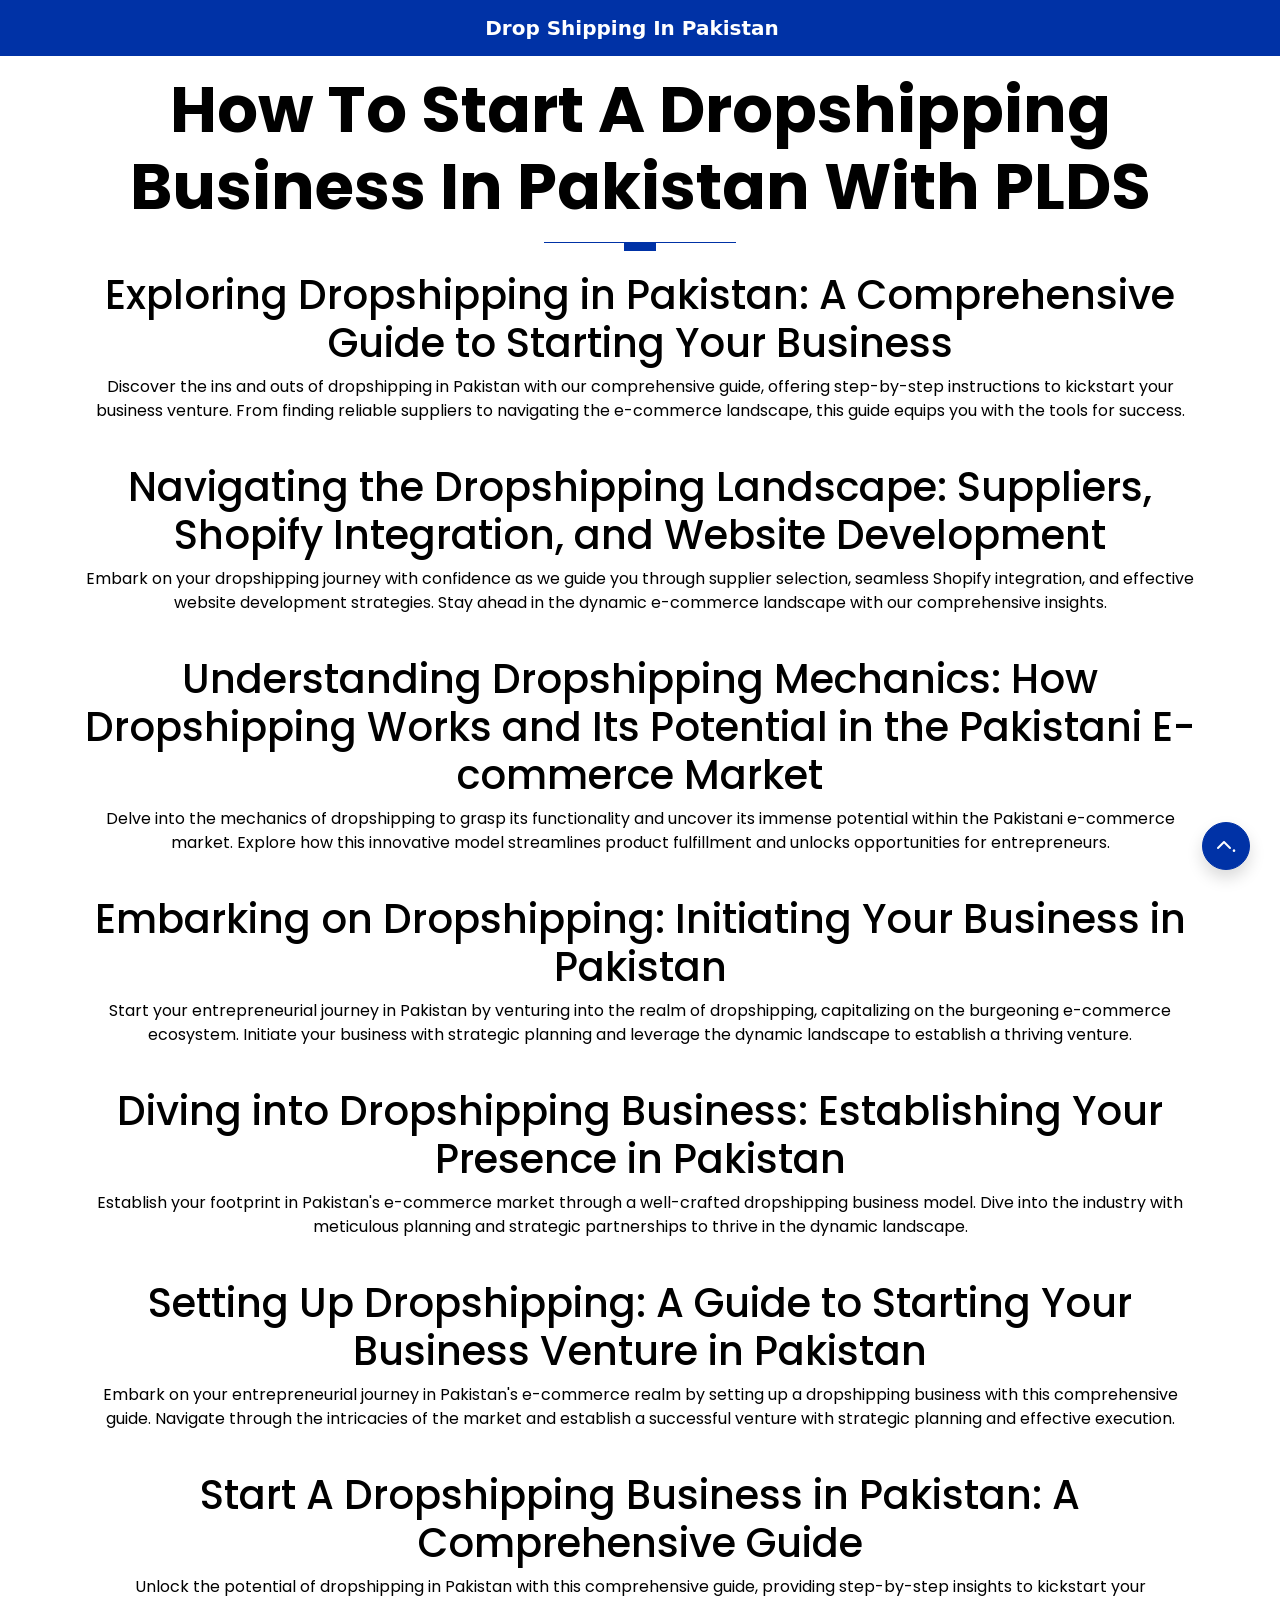
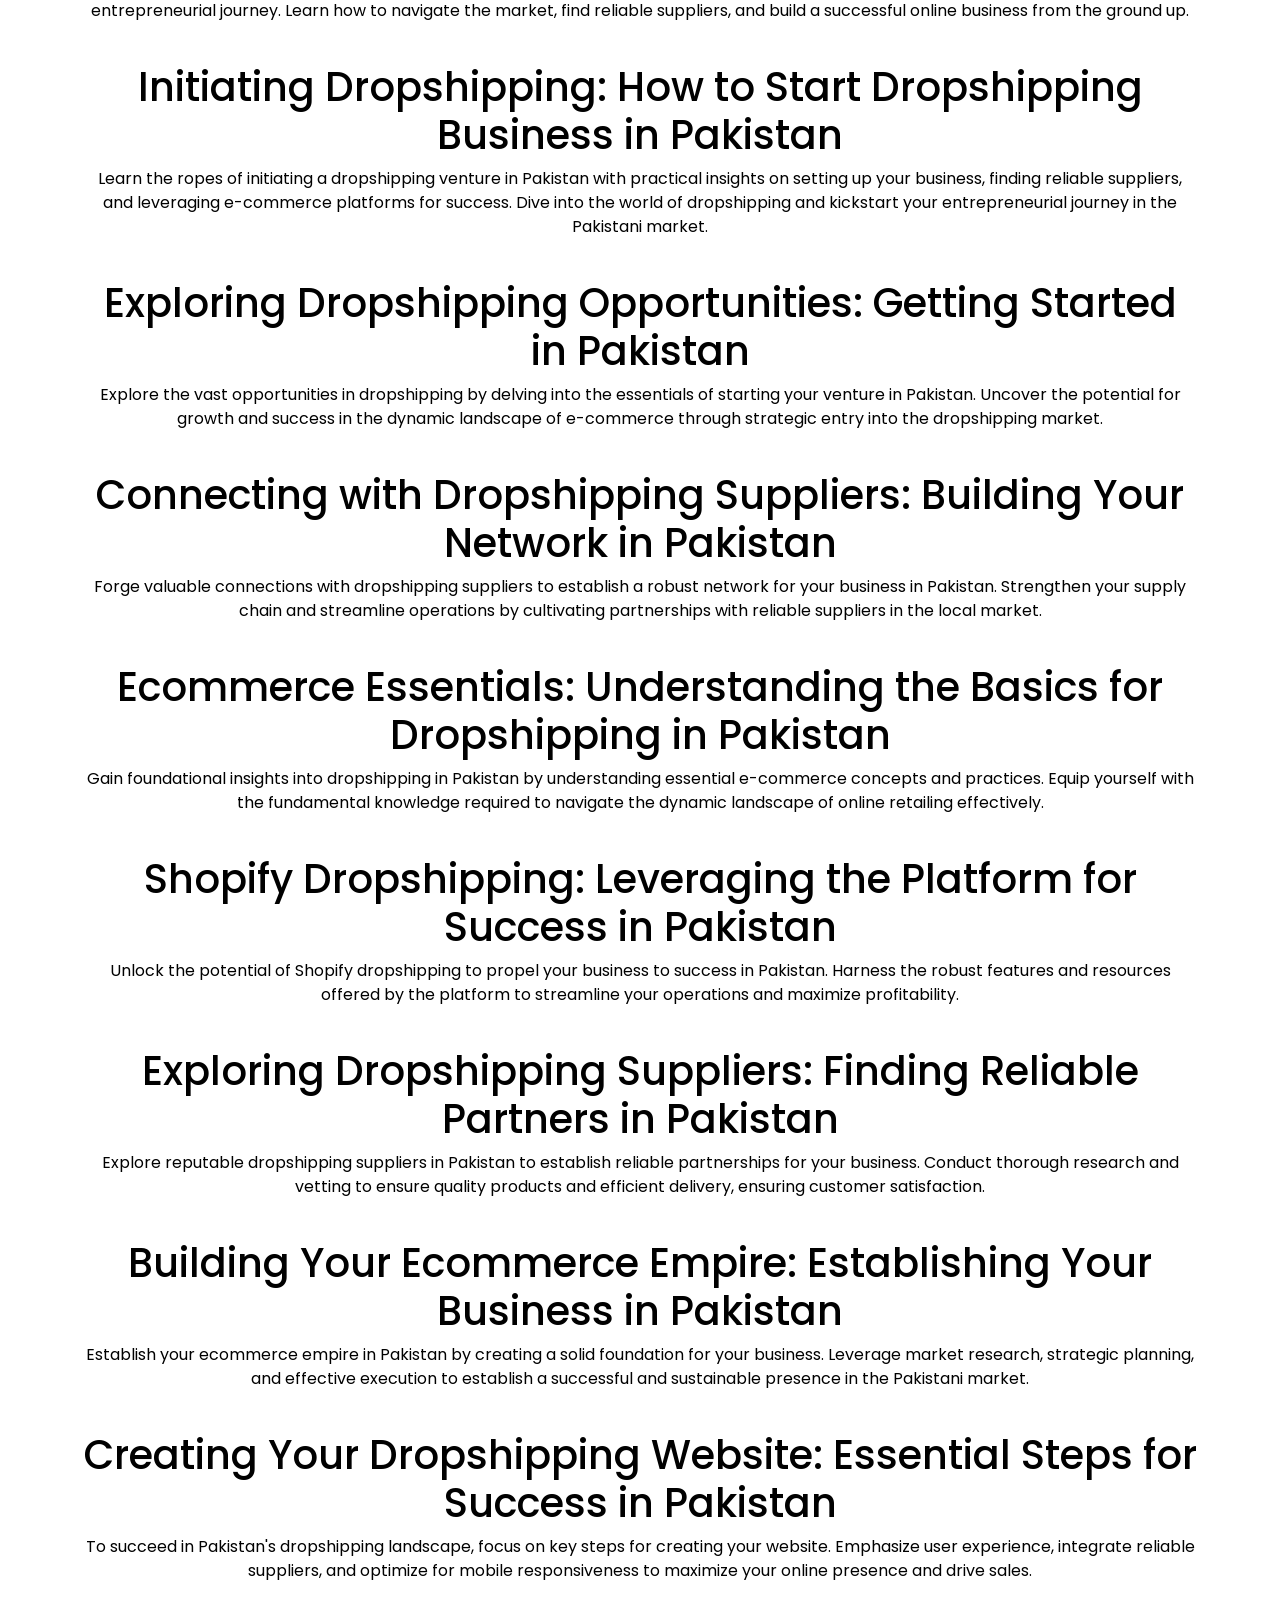
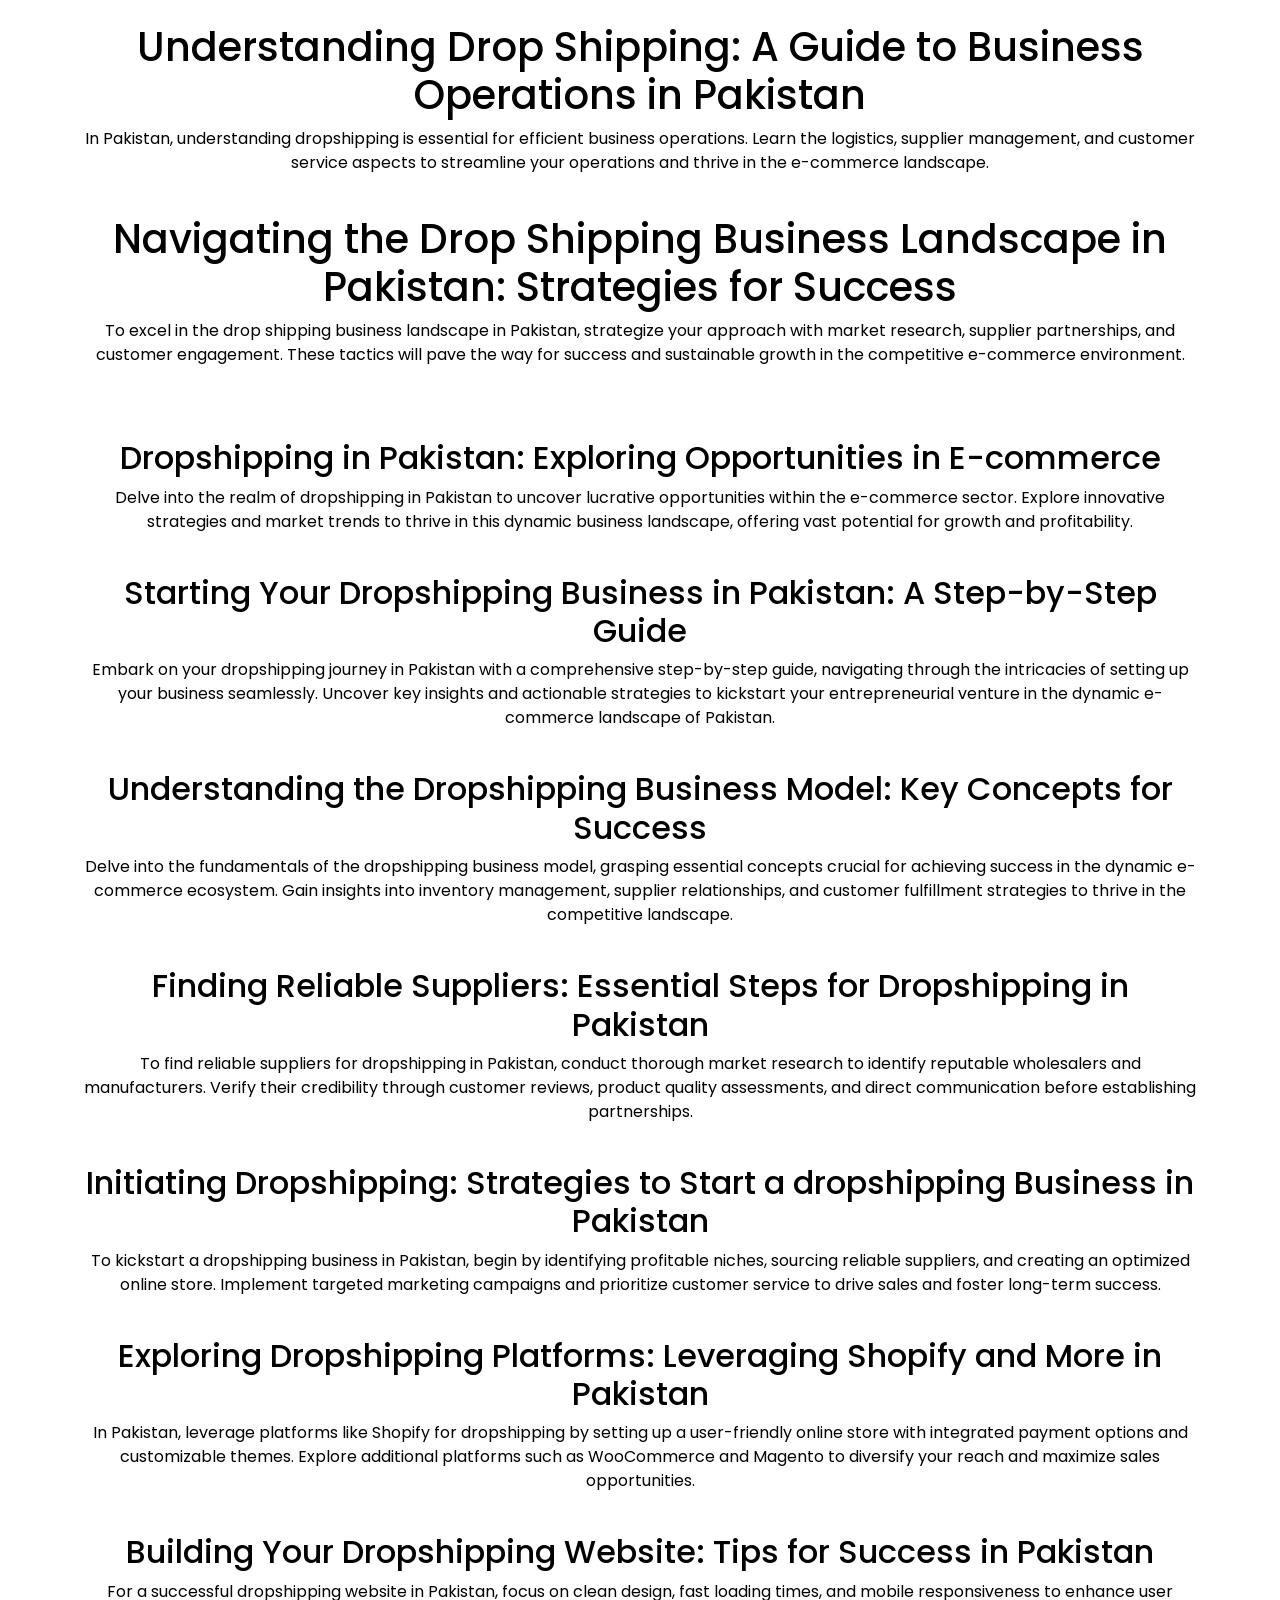
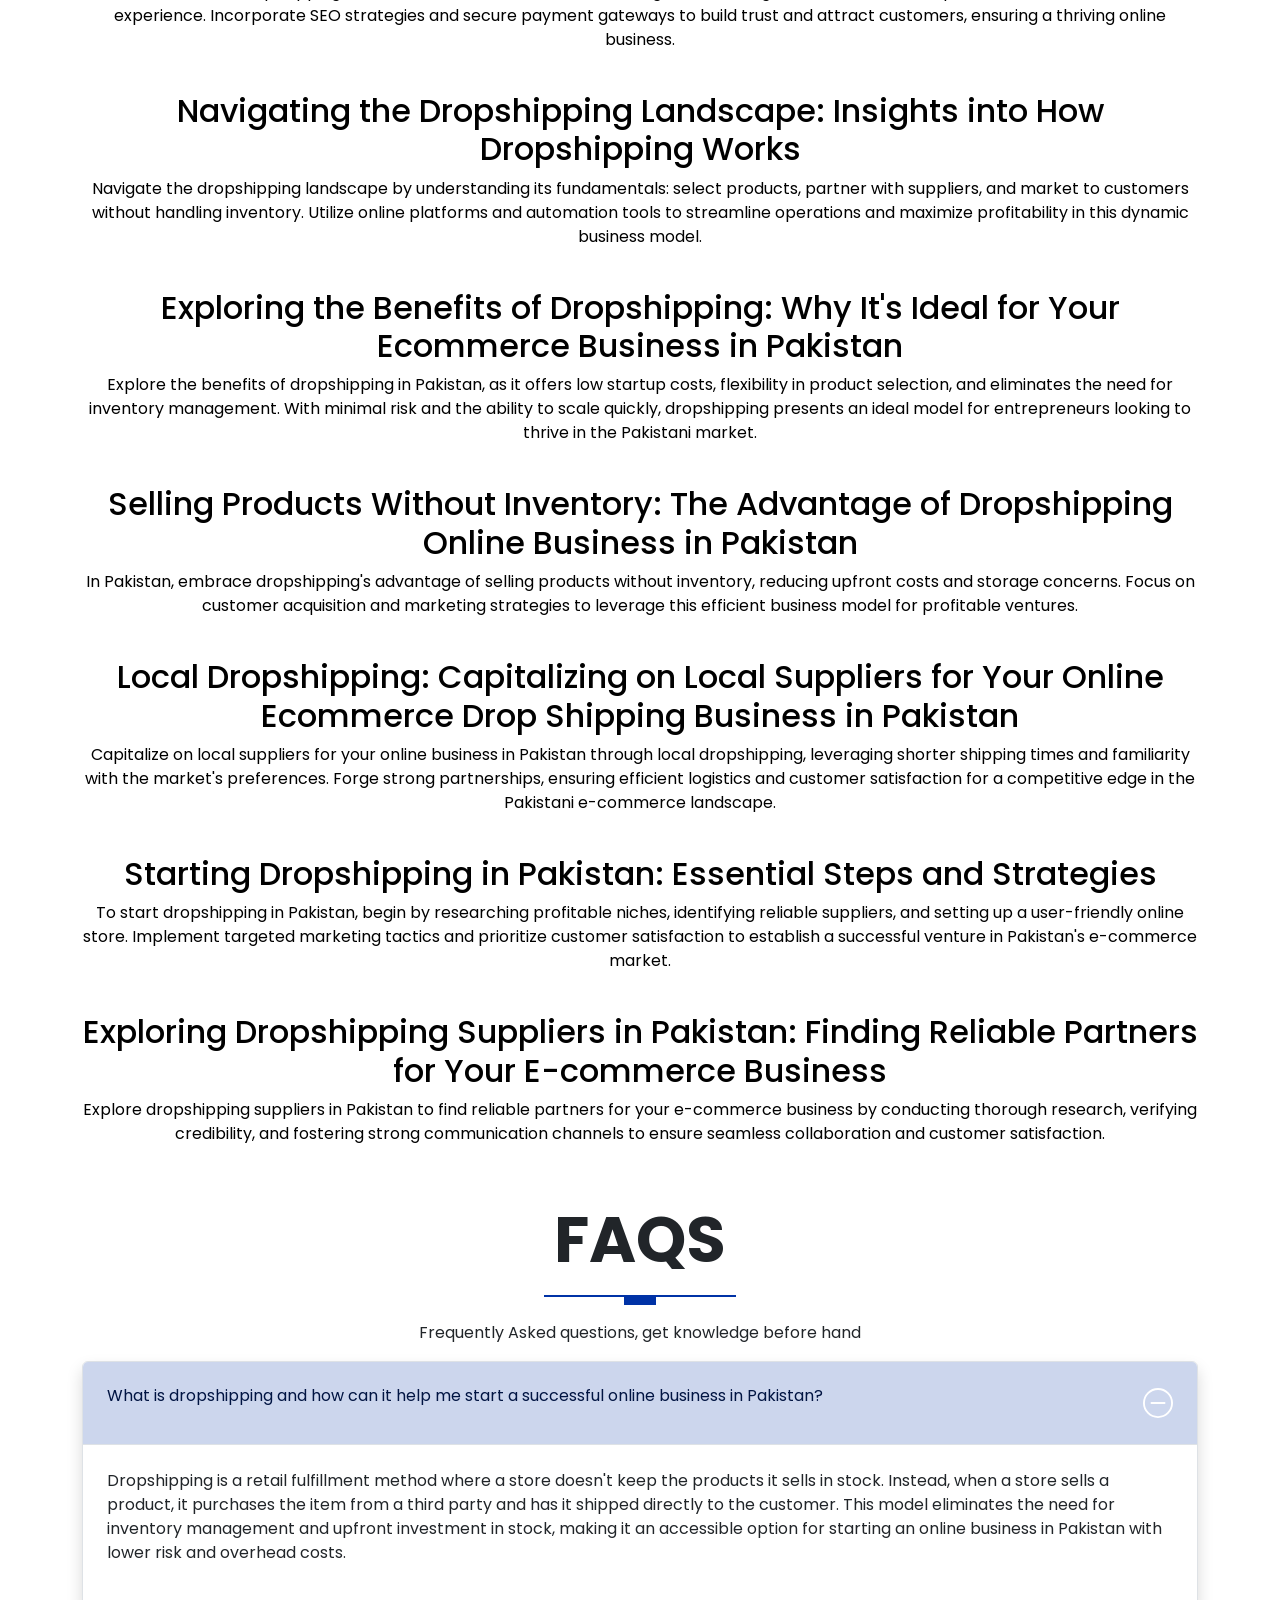
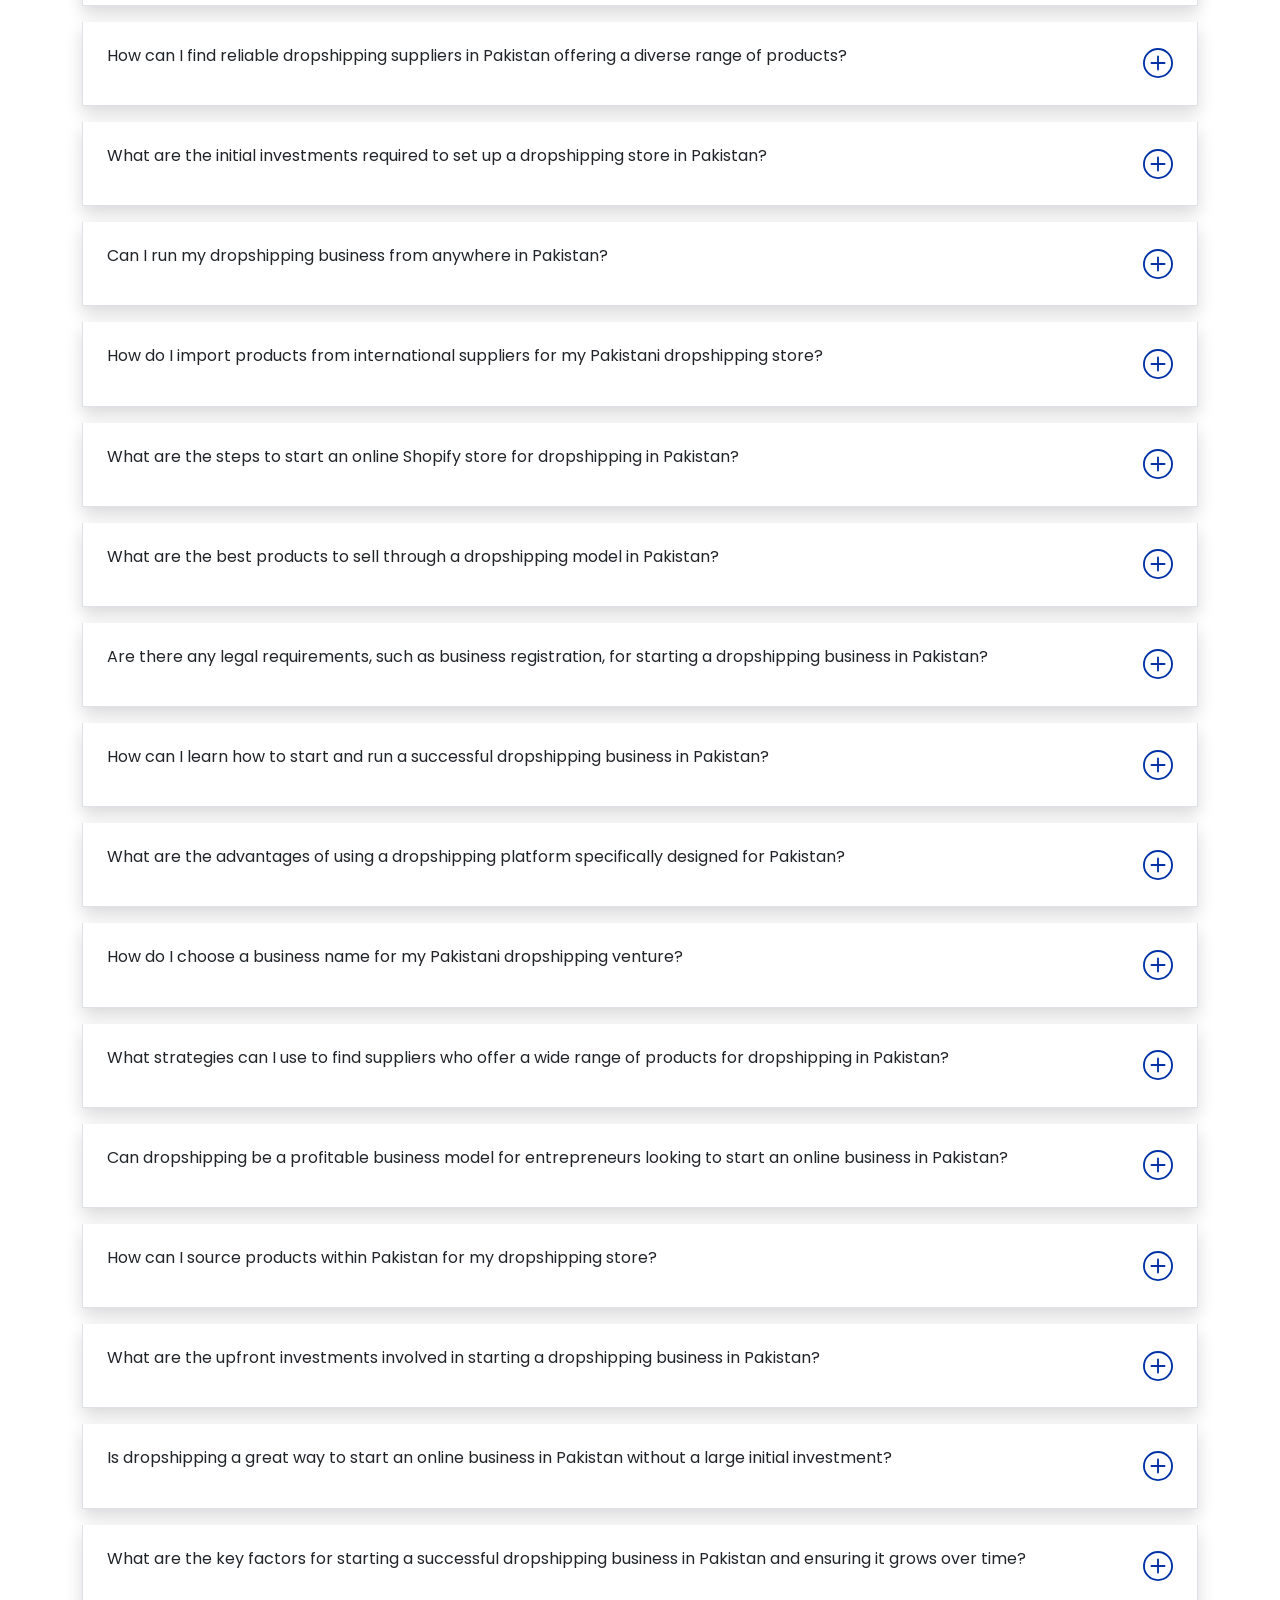
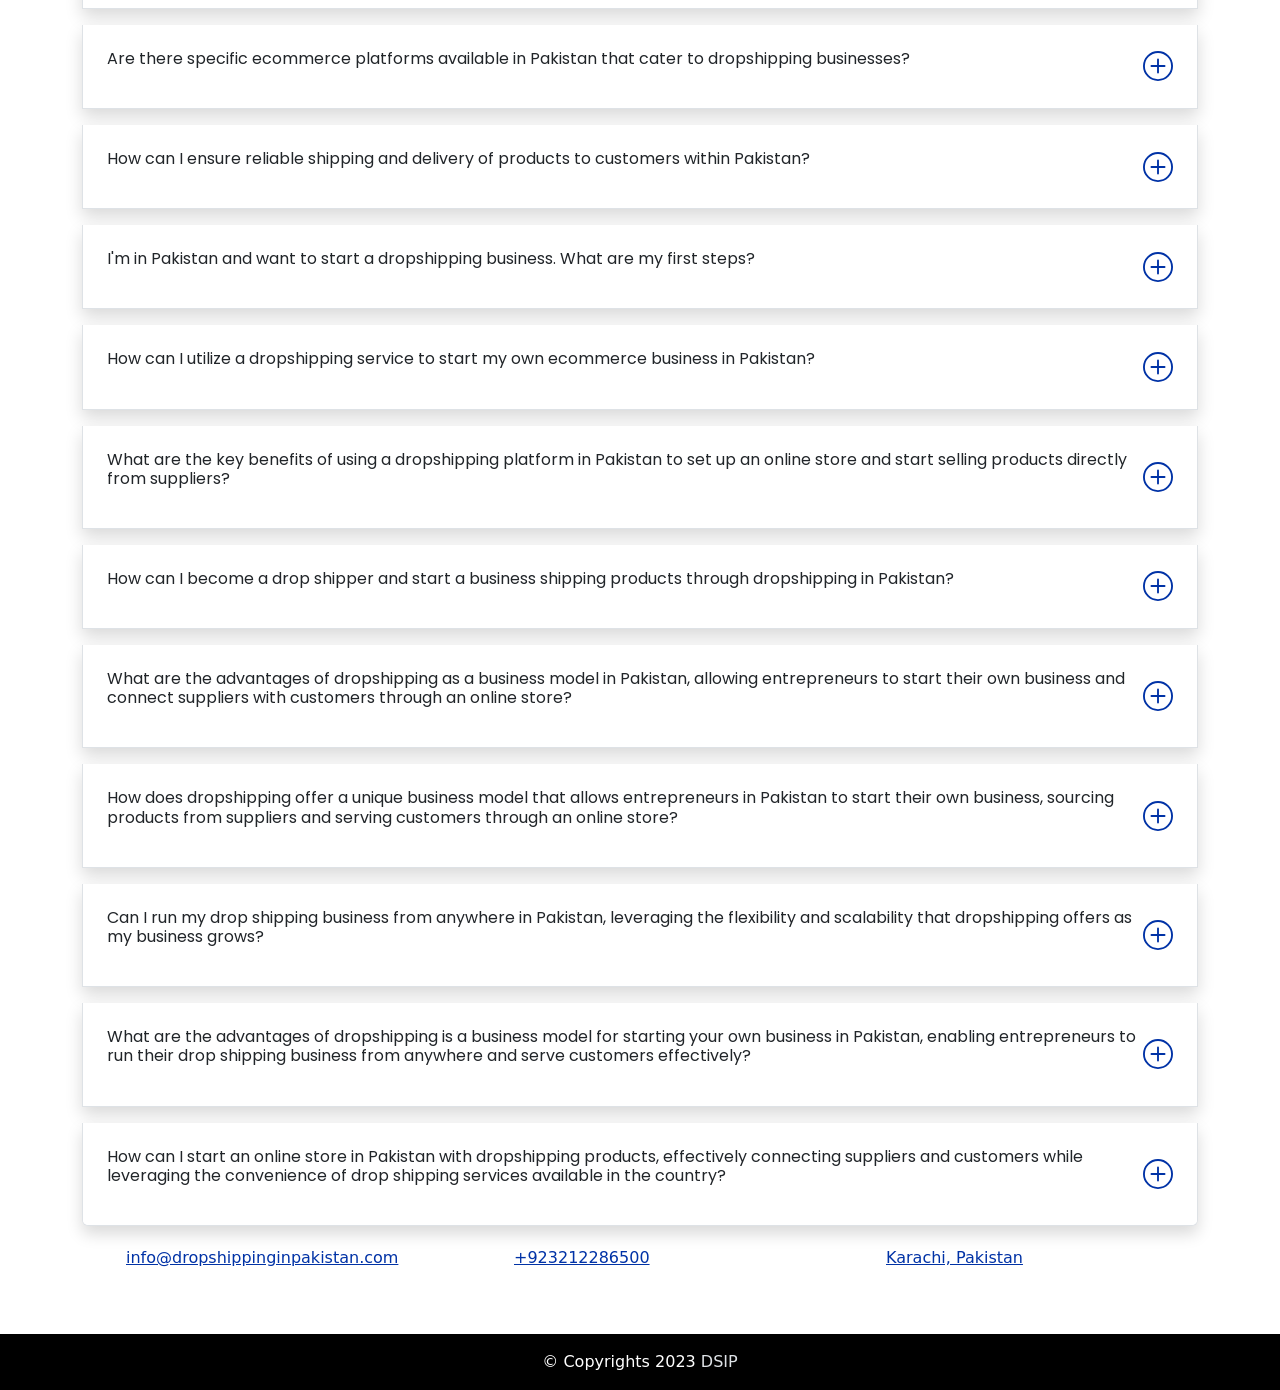
<file: dropshipping-business-in-pakistan.html>
<!doctype html>
<html lang="en">
  <head>
    <meta charset="utf-8">
    <meta name="viewport" content="width=device-width, initial-scale=1">
    <meta name="description" content="Explore the lucrative realm of dropshipping in Pakistan, offering a low-risk business model where entrepreneurs can start a dropshipping business without holding inventory. Discover the potential of dropshipping in Pakistan's market, offering flexibility and scalability for aspiring business owners...........⭐⭐⭐">
    <meta name="keywords" content="Explore the lucrative realm of dropshipping in Pakistan, offering a low-risk business model where entrepreneurs can start a dropshipping business without holding inventory. Discover the potential of dropshipping in Pakistan's market, offering flexibility and scalability for aspiring business owners.">
    <title>How to Start a Dropshipping Business in Pakistan with PLDS Without Investment Dropshipping in pakistan</title>
    <link rel="icon" type="image/png" href="images/favi.png">
    <link rel="stylesheet" href="assets/css/style.css">
    <link rel="stylesheet" href="assets/css/fontawesome.css">
    <link href="https://fonts.googleapis.com/css2?family=Poppins:wght@400;500;600;700;800;900&display=swap" rel="stylesheet">
    <link rel="stylesheet" href="assets/vendors/css/glightbox.min.css">
  </head>
  <body>
    <!-- begin navbar here -->
    <nav class="navbar navbar-expand-lg navbar-dark bg-primary menu ">
      <div class="container d-flex justify-content-center">
        <a class="navbar-brand fw-bold" href="https://www.dropshippinginpakistan.com/">Drop Shipping In Pakistan
        </a>
      </div>
    </nav>
    <!-- end navbar here -->
    <!-- begin services here -->
    <section id="services" class="services">
      <div class="container  text-black">
        <div class="row text-center">
          <h1 class="display-3 fw-bold text-black">How to Start a Dropshipping Business in Pakistan with PLDS</h1>
          <div class="heading-line mb-1"></div>
        </div>
      
      <div class="row text-center">
        <div class="col-sm-12">
          <h1>Exploring Dropshipping in Pakistan: A Comprehensive Guide to Starting Your Business</h1>
          <p>Discover the ins and outs of dropshipping in Pakistan with our comprehensive guide, offering step-by-step instructions to kickstart your business venture. From finding reliable suppliers to navigating the e-commerce landscape, this guide equips you with the tools for success.</p>
          <br>
          <h1>Navigating the Dropshipping Landscape: Suppliers, Shopify Integration, and Website Development</h1>
          <p>Embark on your dropshipping journey with confidence as we guide you through supplier selection, seamless Shopify integration, and effective website development strategies. Stay ahead in the dynamic e-commerce landscape with our comprehensive insights.</p>
          <br>
          <h1>Understanding Dropshipping Mechanics: How Dropshipping Works and Its Potential in the Pakistani E-commerce Market</h1>
          <p>Delve into the mechanics of dropshipping to grasp its functionality and uncover its immense potential within the Pakistani e-commerce market. Explore how this innovative model streamlines product fulfillment and unlocks opportunities for entrepreneurs.</p>
          <br>
          <h1>Embarking on Dropshipping: Initiating Your Business in Pakistan</h1>
          <p>Start your entrepreneurial journey in Pakistan by venturing into the realm of dropshipping, capitalizing on the burgeoning e-commerce ecosystem. Initiate your business with strategic planning and leverage the dynamic landscape to establish a thriving venture.</p>
          <br>
          <h1>Diving into Dropshipping Business: Establishing Your Presence in Pakistan</h1>
          <p>Establish your footprint in Pakistan's e-commerce market through a well-crafted dropshipping business model. Dive into the industry with meticulous planning and strategic partnerships to thrive in the dynamic landscape.</p>
          <br>
          <h1>Setting Up Dropshipping: A Guide to Starting Your Business Venture in Pakistan</h1>
          <p>Embark on your entrepreneurial journey in Pakistan's e-commerce realm by setting up a dropshipping business with this comprehensive guide. Navigate through the intricacies of the market and establish a successful venture with strategic planning and effective execution.</p>
          <br>
          <h1>Start A Dropshipping Business in Pakistan: A Comprehensive Guide</h1>
          <p>Unlock the potential of dropshipping in Pakistan with this comprehensive guide, providing step-by-step insights to kickstart your entrepreneurial journey. Learn how to navigate the market, find reliable suppliers, and build a successful online business from the ground up.</p>
          <br>
          <h1>Initiating Dropshipping: How to Start Dropshipping Business in Pakistan</h1>
          <p>Learn the ropes of initiating a dropshipping venture in Pakistan with practical insights on setting up your business, finding reliable suppliers, and leveraging e-commerce platforms for success. Dive into the world of dropshipping and kickstart your entrepreneurial journey in the Pakistani market.</p>
          <br>
          <h1>Exploring Dropshipping Opportunities: Getting Started in Pakistan</h1>
          <p>Explore the vast opportunities in dropshipping by delving into the essentials of starting your venture in Pakistan. Uncover the potential for growth and success in the dynamic landscape of e-commerce through strategic entry into the dropshipping market.</p>
          <br>
          <h1>Connecting with Dropshipping Suppliers: Building Your Network in Pakistan</h1>
          <p>Forge valuable connections with dropshipping suppliers to establish a robust network for your business in Pakistan. Strengthen your supply chain and streamline operations by cultivating partnerships with reliable suppliers in the local market.</p>
          <br>
          <h1>Ecommerce Essentials: Understanding the Basics for Dropshipping in Pakistan</h1>
          <p>Gain foundational insights into dropshipping in Pakistan by understanding essential e-commerce concepts and practices. Equip yourself with the fundamental knowledge required to navigate the dynamic landscape of online retailing effectively.</p>
          <br>
          <h1>Shopify Dropshipping: Leveraging the Platform for Success in Pakistan</h1>
          <p>Unlock the potential of Shopify dropshipping to propel your business to success in Pakistan. Harness the robust features and resources offered by the platform to streamline your operations and maximize profitability.</p>
          <br>
          <h1>Exploring Dropshipping Suppliers: Finding Reliable Partners in Pakistan</h1>
          <p>Explore reputable dropshipping suppliers in Pakistan to establish reliable partnerships for your business. Conduct thorough research and vetting to ensure quality products and efficient delivery, ensuring customer satisfaction.</p>
          <br>
          <h1>Building Your Ecommerce Empire: Establishing Your Business in Pakistan</h1>
          <p>Establish your ecommerce empire in Pakistan by creating a solid foundation for your business. Leverage market research, strategic planning, and effective execution to establish a successful and sustainable presence in the Pakistani market.</p>
          <br>
          <h1>Creating Your Dropshipping Website: Essential Steps for Success in Pakistan</h1>
          <p>To succeed in Pakistan's dropshipping landscape, focus on key steps for creating your website. Emphasize user experience, integrate reliable suppliers, and optimize for mobile responsiveness to maximize your online presence and drive sales.</p>
          <br>
          <h1>Understanding Drop Shipping: A Guide to Business Operations in Pakistan</h1>
          <p>In Pakistan, understanding dropshipping is essential for efficient business operations. Learn the logistics, supplier management, and customer service aspects to streamline your operations and thrive in the e-commerce landscape.</p>
          <br>
          <h1>Navigating the Drop Shipping Business Landscape in Pakistan: Strategies for Success</h1>
          <p>To excel in the drop shipping business landscape in Pakistan, strategize your approach with market research, supplier partnerships, and customer engagement. These tactics will pave the way for success and sustainable growth in the competitive e-commerce environment.</p>
          <br>
        </div>
      </div>
      </div>
    </section>

    <section id="services" class="services">
     <div class="container text-black"> 
    <div class="row text-center">
        <div class="col-sm-12">
          <h2>Dropshipping in Pakistan: Exploring Opportunities in E-commerce</h2>
          <p>Delve into the realm of dropshipping in Pakistan to uncover lucrative opportunities within the e-commerce sector. Explore innovative strategies and market trends to thrive in this dynamic business landscape, offering vast potential for growth and profitability.</p>
          <br>
          <h2>Starting Your Dropshipping Business in Pakistan: A Step-by-Step Guide</h2>
          <p>Embark on your dropshipping journey in Pakistan with a comprehensive step-by-step guide, navigating through the intricacies of setting up your business seamlessly. Uncover key insights and actionable strategies to kickstart your entrepreneurial venture in the dynamic e-commerce landscape of Pakistan.</p>
          <br>
          <h2>Understanding the Dropshipping Business Model: Key Concepts for Success</h2>
          <p>Delve into the fundamentals of the dropshipping business model, grasping essential concepts crucial for achieving success in the dynamic e-commerce ecosystem. Gain insights into inventory management, supplier relationships, and customer fulfillment strategies to thrive in the competitive landscape.</p>
          <br>
          <h2>Finding Reliable Suppliers: Essential Steps for Dropshipping in Pakistan</h2>
          <p>To find reliable suppliers for dropshipping in Pakistan, conduct thorough market research to identify reputable wholesalers and manufacturers. Verify their credibility through customer reviews, product quality assessments, and direct communication before establishing partnerships.</p>
          <br>
          <h2>Initiating Dropshipping: Strategies to Start a dropshipping Business in Pakistan</h2>
          <p>To kickstart a dropshipping business in Pakistan, begin by identifying profitable niches, sourcing reliable suppliers, and creating an optimized online store. Implement targeted marketing campaigns and prioritize customer service to drive sales and foster long-term success.</p>
          <br>
          <h2>Exploring Dropshipping Platforms: Leveraging Shopify and More in Pakistan</h2>
          <p>In Pakistan, leverage platforms like Shopify for dropshipping by setting up a user-friendly online store with integrated payment options and customizable themes. Explore additional platforms such as WooCommerce and Magento to diversify your reach and maximize sales opportunities.</p>
          <br>
          <h2>Building Your Dropshipping Website: Tips for Success in Pakistan</h2>
          <p>For a successful dropshipping website in Pakistan, focus on clean design, fast loading times, and mobile responsiveness to enhance user experience. Incorporate SEO strategies and secure payment gateways to build trust and attract customers, ensuring a thriving online business.</p>
          <br>
          <h2>Navigating the Dropshipping Landscape: Insights into How Dropshipping Works</h2>
          <p>Navigate the dropshipping landscape by understanding its fundamentals: select products, partner with suppliers, and market to customers without handling inventory. Utilize online platforms and automation tools to streamline operations and maximize profitability in this dynamic business model.</p>
          <br>
          <h2>Exploring the Benefits of Dropshipping: Why It's Ideal for Your Ecommerce Business in Pakistan</h2>
          <p>Explore the benefits of dropshipping in Pakistan, as it offers low startup costs, flexibility in product selection, and eliminates the need for inventory management. With minimal risk and the ability to scale quickly, dropshipping presents an ideal model for entrepreneurs looking to thrive in the Pakistani market.</p>
          <br>
          <h2>Selling Products Without Inventory: The Advantage of Dropshipping Online Business in Pakistan</h2>
          <p>In Pakistan, embrace dropshipping's advantage of selling products without inventory, reducing upfront costs and storage concerns. Focus on customer acquisition and marketing strategies to leverage this efficient business model for profitable ventures.</p>
          <br>
          <h2>Local Dropshipping: Capitalizing on Local Suppliers for Your Online Ecommerce Drop Shipping Business in Pakistan</h2>
          <p>Capitalize on local suppliers for your online business in Pakistan through local dropshipping, leveraging shorter shipping times and familiarity with the market's preferences. Forge strong partnerships, ensuring efficient logistics and customer satisfaction for a competitive edge in the Pakistani e-commerce landscape.</p>
          <br>
          <h2>Starting Dropshipping in Pakistan: Essential Steps and Strategies</h2>
          <p>To start dropshipping in Pakistan, begin by researching profitable niches, identifying reliable suppliers, and setting up a user-friendly online store. Implement targeted marketing tactics and prioritize customer satisfaction to establish a successful venture in Pakistan's e-commerce market.</p>
          <br>
          <h2>Exploring Dropshipping Suppliers in Pakistan: Finding Reliable Partners for Your E-commerce Business</h2>
          <p>Explore dropshipping suppliers in Pakistan to find reliable partners for your e-commerce business by conducting thorough research, verifying credibility, and fostering strong communication channels to ensure seamless collaboration and customer satisfaction.</p>
          <br>         
        </div>
      </div>
      </div></section>  

    <!-- begin faq here -->
    <section id="faq" class="faq">
      <div class="container">
        <div class="row text-center">
          <h2 class="display-3 fw-bold text-uppercase">Faqs</h2>
          <div class="heading-line"></div>
          <p>Frequently Asked questions, get knowledge before hand</p>
        </div>

        <div class="row">
          <div class="col-md-12">
            <div class="accordion" id="accordionExample">
              <div class="accordion-item mb-3 shadow">
                <h2 class="accordion-header" id="headingOne">
                  <button class="accordion-button" type="button" data-bs-toggle="collapse" data-bs-target="#collapseOne" aria-expanded="true" aria-controls="collapseOne">
                    <p>What is dropshipping and how can it help me start a successful online business in Pakistan?</p>
                  </button>
                </h2>
                <div id="collapseOne" class="accordion-collapse collapse show" aria-labelledby="headingOne" data-bs-parent="#accordionExample">
                  <div class="accordion-body">
                    	<p>Dropshipping is a retail fulfillment method where a store doesn't keep the products it sells in stock. Instead, when a store sells a product, it purchases the item from a third party and has it shipped directly to the customer. This model eliminates the need for inventory management and upfront investment in stock, making it an accessible option for starting an online business in Pakistan with lower risk and overhead costs.</p>
                   </div>
                </div>
              </div>
              <div class="accordion-item mb-3 shadow">
                <h2 class="accordion-header" id="headingTwo">
                  <button class="accordion-button collapsed" type="button" data-bs-toggle="collapse" data-bs-target="#collapseTwo" aria-expanded="false" aria-controls="collapseTwo">
                    <p>How can I find reliable dropshipping suppliers in Pakistan offering a diverse range of products?</p>
                  </button>
                </h2>
                <div id="collapseTwo" class="accordion-collapse collapse" aria-labelledby="headingTwo" data-bs-parent="#accordionExample">
                  <div class="accordion-body">
                    <p>To find reliable dropshipping suppliers in Pakistan, utilize online directories, attend trade shows, and network with industry professionals. Ensure they offer a diverse range of products by conducting thorough research, reading reviews, and requesting samples before making a partnership decision.</p>
                  </div>
                </div>
              </div>
              <div class="accordion-item mb-3 shadow">
                <h2 class="accordion-header" id="headingThree">
                  <button class="accordion-button collapsed" type="button" data-bs-toggle="collapse" data-bs-target="#collapseThree" aria-expanded="false" aria-controls="collapseThree">
                      <p>What are the initial investments required to set up a dropshipping store in Pakistan?</p>
                  </button>
                </h2>
                <div id="collapseThree" class="accordion-collapse collapse" aria-labelledby="headingThree" data-bs-parent="#accordionExample">
                  <div class="accordion-body">
                    <p>The initial investments required to set up a dropshipping store in Pakistan typically include website development costs, domain registration fees, marketing expenses, and possibly subscription fees for e-commerce platforms. Additionally, budget for inventory purchases, if necessary, and invest in reliable internet connectivity and a computer system for managing operations.</p>
                   </div>
                </div>
              </div>

              <div class="accordion-item mb-3 shadow">
                <h2 class="accordion-header" id="headingFour">
                  <button class="accordion-button collapsed" type="button" data-bs-toggle="collapse" data-bs-target="#collapseFour" aria-expanded="false" aria-controls="collapseFour">
                    <p>Can I run my dropshipping business from anywhere in Pakistan?</p>
                  </button>
                </h2>
                <div id="collapseFour" class="accordion-collapse collapse" aria-labelledby="headingFour" data-bs-parent="#accordionExample">
                  <div class="accordion-body">
                   <p>Yes, dropshipping businesses offer the flexibility to be managed from anywhere in Pakistan as long as you have access to the internet. With the right tools and resources, you can effectively run your operations from any location, allowing for convenience and scalability.</p>
                   </div>
                </div>
              </div>
              <div class="accordion-item mb-3 shadow">
                <h2 class="accordion-header" id="headingFive">
                  <button class="accordion-button collapsed" type="button" data-bs-toggle="collapse" data-bs-target="#collapseFive" aria-expanded="false" aria-controls="collapseFive">
                    <p>How do I import products from international suppliers for my Pakistani dropshipping store?</p>
                  </button>
                </h2>
                <div id="collapseFive" class="accordion-collapse collapse" aria-labelledby="headingFive" data-bs-parent="#accordionExample">
                  <div class="accordion-body">
                    <p>To import products from international suppliers for your Pakistani dropshipping store, research suppliers, negotiate terms, and ensure seamless customs clearance for efficient operations and customer satisfaction.</p>
                   </div>
                </div>
              </div>

              <div class="accordion-item mb-3 shadow">
                <h2 class="accordion-header" id="headingSix">
                  <button class="accordion-button collapsed" type="button" data-bs-toggle="collapse" data-bs-target="#collapseSix" aria-expanded="false" aria-controls="collapseSix">
                    <p>What are the steps to start an online Shopify store for dropshipping in Pakistan?</p>
                  </button>
                </h2>
                <div id="collapseSix" class="accordion-collapse collapse" aria-labelledby="headingSix" data-bs-parent="#accordionExample">
                  <div class="accordion-body">
                    <p>To begin your online Shopify store for dropshipping in Pakistan, first, sign up on Shopify, select your niche, then source reliable suppliers, and optimize your store for a seamless customer experience to launch successfully.</p>
                   </div>
                </div>
              </div>

              <div class="accordion-item mb-3 shadow">
                <h2 class="accordion-header" id="headingSeven">
                  <button class="accordion-button collapsed" type="button" data-bs-toggle="collapse" data-bs-target="#collapseSeven" aria-expanded="false" aria-controls="collapseSeven">
                    <p>What are the best products to sell through a dropshipping model in Pakistan?</p> 
                  </button>
                </h2>
                <div id="collapseSeven" class="accordion-collapse collapse" aria-labelledby="headingSeven" data-bs-parent="#accordionExample">
                  <div class="accordion-body">
                   <p>The best products for dropshipping in Pakistan often include electronics, fashion accessories, and home decor items due to their high demand and profit potential in the local market. Conduct market research to identify trending products and cater to consumer preferences for successful sales.</p>
                   </div>
                </div>
              </div>

              <div class="accordion-item mb-3 shadow">
                <h2 class="accordion-header" id="headingEight">
                  <button class="accordion-button collapsed" type="button" data-bs-toggle="collapse" data-bs-target="#collapseEight" aria-expanded="false" aria-controls="collapseEight">
                    <p>Are there any legal requirements, such as business registration, for starting a dropshipping business in Pakistan?</p>
                  </button>
                </h2>
                <div id="collapseEight" class="accordion-collapse collapse" aria-labelledby="headingEight" data-bs-parent="#accordionExample">
                  <div class="accordion-body">
                    <p>Yes, starting a dropshipping business in Pakistan typically requires registering your business with the relevant authorities, such as the Securities and Exchange Commission of Pakistan (SECP), obtaining necessary licenses, and complying with tax regulations to ensure legal operation and avoid potential penalties.</p>
                   </div>
                </div>
              </div>

              <div class="accordion-item mb-3 shadow">
                <h2 class="accordion-header" id="headingNine">
                  <button class="accordion-button collapsed" type="button" data-bs-toggle="collapse" data-bs-target="#collapseNine" aria-expanded="false" aria-controls="collapseNine">
                    <p>How can I learn how to start and run a successful dropshipping business in Pakistan?</p>
                  </button>
                </h2>
                <div id="collapseNine" class="accordion-collapse collapse" aria-labelledby="headingNine" data-bs-parent="#accordionExample">
                  <div class="accordion-body">
                    <p>To master the art of launching and managing a thriving dropshipping business in Pakistan, utilize online resources like courses, tutorials, and forums dedicated to dropshipping, coupled with practical experience and market research tailored to the Pakistani audience for comprehensive learning and success.</p>
                   </div>
                </div>
              </div>


              <div class="accordion-item mb-3 shadow">
                <h2 class="accordion-header" id="headingTen">
                  <button class="accordion-button collapsed" type="button" data-bs-toggle="collapse" data-bs-target="#collapseTen" aria-expanded="false" aria-controls="collapseTen">
                    <p>What are the advantages of using a dropshipping platform specifically designed for Pakistan?</p>
                  </button>
                </h2>
                <div id="collapseTen" class="accordion-collapse collapse" aria-labelledby="headingTen" data-bs-parent="#accordionExample">
                  <div class="accordion-body">
                      <p>Utilizing a dropshipping platform tailored for Pakistan offers advantages like local supplier networks, streamlined logistics, and currency support, facilitating smoother operations and better adaptation to the Pakistani market's unique needs for efficient business growth.</p>
                   </div>
                </div>
              </div>


              <div class="accordion-item mb-3 shadow">
                <h2 class="accordion-header" id="headingEleven">
                  <button class="accordion-button collapsed" type="button" data-bs-toggle="collapse" data-bs-target="#collapseEleven" aria-expanded="false" aria-controls="collapseEleven">
                    <p>How do I choose a business name for my Pakistani dropshipping venture?</p>
                  </button>
                </h2>
                <div id="collapseEleven" class="accordion-collapse collapse" aria-labelledby="headingEleven" data-bs-parent="#accordionExample">
                  <div class="accordion-body">
                    <p>To select a fitting name for your Pakistani dropshipping venture, consider incorporating keywords related to your niche, ensuring it's memorable, easy to spell, and culturally appropriate to resonate with your target audience, fostering brand recognition and trust.</p>
                   </div>
                </div>
              </div>

              <div class="accordion-item mb-3 shadow">
                <h2 class="accordion-header" id="headingTwelve">
                  <button class="accordion-button collapsed" type="button" data-bs-toggle="collapse" data-bs-target="#collapseTwelve" aria-expanded="false" aria-controls="collapseTwelve">
                    <p>What strategies can I use to find suppliers who offer a wide range of products for dropshipping in Pakistan?</p>
                  </button>
                </h2>
                <div id="collapseTwelve" class="accordion-collapse collapse" aria-labelledby="headingTwelve" data-bs-parent="#accordionExample">
                  <div class="accordion-body">
                    <p>To discover suppliers offering a diverse product range for dropshipping in Pakistan, employ tactics such as extensive online research, attending trade shows, networking with industry peers, and utilizing specialized directories or platforms to identify reliable partners catering to various niches, ensuring ample product selection for your business.</p>
                   </div>
                </div>
              </div>

              <div class="accordion-item mb-3 shadow">
                <h2 class="accordion-header" id="headingThirteen">
                  <button class="accordion-button collapsed" type="button" data-bs-toggle="collapse" data-bs-target="#collapseThirteen" aria-expanded="false" aria-controls="collapseThirteen">
                    <p>Can dropshipping be a profitable business model for entrepreneurs looking to start an online business in Pakistan?</p>
                  </button>
                </h2>
                <div id="collapseThirteen" class="accordion-collapse collapse" aria-labelledby="headingThirteen" data-bs-parent="#accordionExample">
                  <div class="accordion-body">
                    <p>Dropshipping can be a profitable business model for entrepreneurs starting an online venture in Pakistan, offering low initial investment, flexibility, and access to a global market, but success depends on thorough market research, effective marketing strategies, and building strong supplier relationships to capitalize on its potential.</p>
                   </div>
                </div>
              </div>

               <div class="accordion-item mb-3 shadow">
                <h2 class="accordion-header" id="headingFourteen">
                  <button class="accordion-button collapsed" type="button" data-bs-toggle="collapse" data-bs-target="#collapseFourteen" aria-expanded="false" aria-controls="collapseFourteen">
                    <p>How can I source products within Pakistan for my dropshipping store?</p>
                  </button>
                </h2>
                <div id="collapseFourteen" class="accordion-collapse collapse" aria-labelledby="headingFourteen" data-bs-parent="#accordionExample">
                  <div class="accordion-body">
                    <p>To source products locally for your dropshipping store in Pakistan, connect with wholesalers, manufacturers, or artisans through online platforms, trade shows, or networking events, ensuring quality control and competitive pricing to offer unique products and enhance customer satisfaction.</p>
                   </div>
                </div>
              </div>

            <div class="accordion-item mb-3 shadow">
                <h2 class="accordion-header" id="headingFifteen">
                  <button class="accordion-button collapsed" type="button" data-bs-toggle="collapse" data-bs-target="#collapseFifteen" aria-expanded="false" aria-controls="collapseFifteen">
                    <p>What are the upfront investments involved in starting a dropshipping business in Pakistan?</p>
                  </button>
                </h2>
                <div id="collapseFifteen" class="accordion-collapse collapse" aria-labelledby="headingFifteen" data-bs-parent="#accordionExample">
                  <div class="accordion-body">
                    <p>Starting a dropshipping business in Pakistan typically involves minimal upfront investments, primarily comprising costs for setting up an e-commerce platform, marketing expenses, and any necessary legal registrations, with the main focus on building an effective online presence and sourcing reliable suppliers for seamless operations.</p>
                   </div>
                </div>
              </div>


              <div class="accordion-item mb-3 shadow">
                <h2 class="accordion-header" id="headingSixteen">
                  <button class="accordion-button collapsed" type="button" data-bs-toggle="collapse" data-bs-target="#collapseSixteen" aria-expanded="false" aria-controls="collapseSixteen">
                    <p>Is dropshipping a great way to start an online business in Pakistan without a large initial investment?</p>
                  </button>
                </h2>
                <div id="collapseSixteen" class="accordion-collapse collapse" aria-labelledby="headingSixteen" data-bs-parent="#accordionExample">
                  <div class="accordion-body">
                    <p>Dropshipping offers an excellent opportunity to launch an online business in Pakistan with minimal initial investment, leveraging its low overhead costs and flexibility, allowing entrepreneurs to focus on scaling their business without the burden of holding inventory or significant financial commitments upfront.</p>
                   </div>
                </div>
              </div>

              <div class="accordion-item mb-3 shadow">
                <h2 class="accordion-header" id="headingSeventeen">
                  <button class="accordion-button collapsed" type="button" data-bs-toggle="collapse" data-bs-target="#collapseSeventeen" aria-expanded="false" aria-controls="collapseSeventeen">
                    <p>What are the key factors for starting a successful dropshipping business in Pakistan and ensuring it grows over time?</p>
                  </button>
                </h2>
                <div id="collapseSeventeen" class="accordion-collapse collapse" aria-labelledby="headingSeventeen" data-bs-parent="#accordionExample">
                  <div class="accordion-body">
                    <p>Key factors for launching and scaling a successful dropshipping business in Pakistan include thorough market research, selecting reliable suppliers, optimizing customer experience, implementing effective marketing strategies, and staying adaptable to market trends to foster sustained growth and profitability over time.</p>
                   </div>
                </div>
              </div>

            <div class="accordion-item mb-3 shadow">
                <h2 class="accordion-header" id="headingEighteen">
                  <button class="accordion-button collapsed" type="button" data-bs-toggle="collapse" data-bs-target="#collapseEighteen" aria-expanded="false" aria-controls="collapseEighteen">
                    <p>Are there specific ecommerce platforms available in Pakistan that cater to dropshipping businesses?</p>
                  </button>
                </h2>
                <div id="collapseEighteen" class="accordion-collapse collapse" aria-labelledby="headingEighteen" data-bs-parent="#accordionExample">
                  <div class="accordion-body">
                    <p>Yes, there are specific ecommerce platforms in Pakistan tailored for dropshipping businesses such as Daraz and Shopistan, offering features like integrated payment gateways, seller support, and logistics solutions to streamline operations and facilitate growth in the local market.</p>
                   </div>
                </div>
              </div>

            <div class="accordion-item mb-3 shadow">
                <h2 class="accordion-header" id="headingNineteen">
                  <button class="accordion-button collapsed" type="button" data-bs-toggle="collapse" data-bs-target="#collapseNineteen" aria-expanded="false" aria-controls="collapseNineteen">
                    <p>How can I ensure reliable shipping and delivery of products to customers within Pakistan?</p>
                  </button>
                </h2>
                <div id="collapseNineteen" class="accordion-collapse collapse" aria-labelledby="headingNineteen" data-bs-parent="#accordionExample">
                  <div class="accordion-body">
                    <p>To ensure reliable shipping and delivery within Pakistan, collaborate with trusted logistics partners, provide accurate product information, offer multiple shipping options, and communicate transparently with customers regarding order status and delivery updates, ensuring a positive buying experience and fostering trust in your brand.</p>
                   </div>
                </div>
              </div>

              <div class="accordion-item mb-3 shadow">
                <h2 class="accordion-header" id="headingTwenty">
                  <button class="accordion-button collapsed" type="button" data-bs-toggle="collapse" data-bs-target="#collapseTwenty" aria-expanded="false" aria-controls="collapseTwenty">
                    <p>I'm in Pakistan and want to start a dropshipping business. What are my first steps?</p>
                  </button>
                </h2>
                <div id="collapseTwenty" class="accordion-collapse collapse" aria-labelledby="headingTwenty" data-bs-parent="#accordionExample">
                  <div class="accordion-body">
                    <p>For starting a dropshipping business in Pakistan, begin by selecting a niche, researching market trends, finding reliable suppliers, setting up an online store, and ensuring legal compliance, laying the foundation for a successful venture with strategic planning and execution.</p>
                   </div>
                </div>
              </div>

              <div class="accordion-item mb-3 shadow">
                <h2 class="accordion-header" id="headingTwentyone">
                  <button class="accordion-button collapsed" type="button" data-bs-toggle="collapse" data-bs-target="#collapseTwentyone" aria-expanded="false" aria-controls="collapseTwentyone">
                    <p>How can I utilize a dropshipping service to start my own ecommerce business in Pakistan?</p>
                  </button>
                </h2>
                <div id="collapseTwentyone" class="accordion-collapse collapse" aria-labelledby="headingTwentyone" data-bs-parent="#accordionExample">
                  <div class="accordion-body">
                    <p>To kickstart your ecommerce venture in Pakistan using dropshipping, select a niche, research suppliers, set up an online store on platforms like Shopify, and focus on marketing strategies to drive traffic and sales, leveraging the convenience and flexibility of dropshipping for a low-risk entry into the market.</p>
                   </div>
                </div>
              </div>

              <div class="accordion-item mb-3 shadow">
                <h2 class="accordion-header" id="headingTwentytwo">
                  <button class="accordion-button collapsed" type="button" data-bs-toggle="collapse" data-bs-target="#collapseTwentytwo" aria-expanded="false" aria-controls="collapseTwentytwo">
                    <p>What are the key benefits of using a dropshipping platform in Pakistan to set up an online store and start selling products directly from suppliers?</p>
                  </button>
                </h2>
                <div id="collapseTwentytwo" class="accordion-collapse collapse" aria-labelledby="headingTwentytwo" data-bs-parent="#accordionExample">
                  <div class="accordion-body">
                    <p>Utilizing a dropshipping platform in Pakistan offers benefits such as minimal upfront investment, access to a wide range of products, streamlined order fulfillment, and the flexibility to scale without inventory management hassles, making it an efficient way to launch and manage an online store directly connected to suppliers.</p>
                   </div>
                </div>
              </div>

              <div class="accordion-item mb-3 shadow">
                <h2 class="accordion-header" id="headingTwentythree">
                  <button class="accordion-button collapsed" type="button" data-bs-toggle="collapse" data-bs-target="#collapseTwentythree" aria-expanded="false" aria-controls="collapseTwentythree">
                    <p>How can I become a drop shipper and start a business shipping products through dropshipping in Pakistan?</p>
                  </button>
                </h2>
                <div id="collapseTwentythree" class="accordion-collapse collapse" aria-labelledby="headingTwentythree" data-bs-parent="#accordionExample">
                  <div class="accordion-body">
                    <p>To become a dropshipper in Pakistan, research potential niches, find reliable suppliers, set up an online store, and focus on marketing strategies to attract customers, leveraging the convenience of dropshipping for low-risk business entry and efficient product delivery directly from suppliers.</p>
                   </div>
                </div>
              </div>

              <div class="accordion-item mb-3 shadow">
                <h2 class="accordion-header" id="headingTwentyfour">
                  <button class="accordion-button collapsed" type="button" data-bs-toggle="collapse" data-bs-target="#collapseTwentyfour" aria-expanded="false" aria-controls="collapseTwentyfour">
                    <p>What are the advantages of dropshipping as a business model in Pakistan, allowing entrepreneurs to start their own business and connect suppliers with customers through an online store?</p>
                  </button>
                </h2>
                <div id="collapseTwentyfour" class="accordion-collapse collapse" aria-labelledby="headingTwentyfour" data-bs-parent="#accordionExample">
                  <div class="accordion-body">
                    <p>Dropshipping in Pakistan offers entrepreneurs low startup costs, access to a global market, and simplified logistics, enabling them to efficiently connect suppliers with customers through an online store, fostering entrepreneurial growth and flexibility in the evolving e-commerce landscape.</p>
                   </div>
                </div>
              </div>

              <div class="accordion-item mb-3 shadow">
                <h2 class="accordion-header" id="headingTwentyfive">
                  <button class="accordion-button collapsed" type="button" data-bs-toggle="collapse" data-bs-target="#collapseTwentyfive" aria-expanded="false" aria-controls="collapseTwentyfive">
                    <p>How does dropshipping offer a unique business model that allows entrepreneurs in Pakistan to start their own business, sourcing products from suppliers and serving customers through an online store?</p>
                  </button>
                </h2>
                <div id="collapseTwentyfive" class="accordion-collapse collapse" aria-labelledby="headingTwentyfive" data-bs-parent="#accordionExample">
                  <div class="accordion-body">
                    <p>Dropshipping presents a distinct business model for Pakistani entrepreneurs by eliminating inventory costs, streamlining operations, and facilitating direct supplier-to-customer transactions through an online platform, enabling easy entry into e-commerce with minimal investment and maximum flexibility.</p>
                   </div>
                </div>
              </div>

              <div class="accordion-item mb-3 shadow">
                <h2 class="accordion-header" id="headingTwentysix">
                  <button class="accordion-button collapsed" type="button" data-bs-toggle="collapse" data-bs-target="#collapseTwentysix" aria-expanded="false" aria-controls="collapseTwentysix">
                    <p>Can I run my drop shipping business from anywhere in Pakistan, leveraging the flexibility and scalability that dropshipping offers as my business grows?</p>
                  </button>
                </h2>
                <div id="collapseTwentysix" class="accordion-collapse collapse" aria-labelledby="headingTwentysix" data-bs-parent="#accordionExample">
                  <div class="accordion-body">
                    <p>Absolutely, you can operate your dropshipping business from anywhere in Pakistan, leveraging its flexibility and scalability to manage operations seamlessly as your business expands, offering the freedom to adapt and grow while maximizing efficiency and reach in the e-commerce landscape.</p>
                   </div>
                </div>
              </div>

              <div class="accordion-item mb-3 shadow">
                <h2 class="accordion-header" id="headingTwentyseven">
                  <button class="accordion-button collapsed" type="button" data-bs-toggle="collapse" data-bs-target="#collapseTwentyseven" aria-expanded="false" aria-controls="collapseTwentyseven">
                    <p>What are the advantages of dropshipping is a business model for starting your own business in Pakistan, enabling entrepreneurs to run their drop shipping business from anywhere and serve customers effectively?</p>
                  </button>
                </h2>
                <div id="collapseTwentyseven" class="accordion-collapse collapse" aria-labelledby="headingTwentyseven" data-bs-parent="#accordionExample">
                  <div class="accordion-body">
                    <p>Dropshipping offers Pakistani entrepreneurs the advantage of starting their own business with minimal investment, flexible operations, and the ability to serve customers effectively from anywhere, facilitating seamless scalability and efficient management while maximizing market reach and profitability in the dynamic e-commerce environment.</p>
                   </div>
                </div>
              </div>

              <div class="accordion-item mb-3 shadow">
                <h2 class="accordion-header" id="headingTwentyeight">
                  <button class="accordion-button collapsed" type="button" data-bs-toggle="collapse" data-bs-target="#collapseTwentyeight" aria-expanded="false" aria-controls="collapseTwentyeight">
                    <p>How can I start an online store in Pakistan with dropshipping products, effectively connecting suppliers and customers while leveraging the convenience of drop shipping services available in the country?</p>
                  </button>
                </h2>
                <div id="collapseTwentyeight" class="accordion-collapse collapse" aria-labelledby="headingTwentyeight" data-bs-parent="#accordionExample">
                  <div class="accordion-body">
                    <p>To start an online store in Pakistan with dropshipping products, research niches, find reliable suppliers, and set up an e-commerce platform like Shopify, leveraging available dropshipping services to efficiently connect suppliers with customers, ensuring seamless transactions and scalable growth in the Pakistani market.</p>
                   </div>
                </div>
              </div>

            </div>
          </div>
        </div>  
      </div>
    </section>
    <!-- end faq here -->

    <!-- end service here -->
    <!-- begin footer here -->
    <footer class="footer">
        <div class="container">
            <div class="row">
                
                <div class="col-lg-4 col-md-4 contact-box pt-1 d-md-block d-lg-flex d-flex">
                    <div class="contact-box__icon">
                        <svg xmlns="http://www.w3.org/2000/svg" class="icon icon-tabler icon-tabler-mail-opened" width="44" height="44" viewBox="0 0 24 24" stroke-width="1.5" fill="none" stroke-linecap="round" stroke-linejoin="round">
                              <path stroke="none" d="M0 0h24v24H0z" fill="none"/>
                              <path d="M3 9l9 6l9 -6l-9 -6l-9 6" />
                              <path d="M21 9v10a2 2 0 0 1 -2 2h-14a2 2 0 0 1 -2 -2v-10" />
                              <path d="M3 19l6 -6" />
                              <path d="M15 13l6 6" />
                            </svg>
                    </div>  
                    <div class="contact-box__info">
                        <a href="#" class="contact-box__info--title">info@dropshippinginpakistan.com</a>
                        <p class="contact-box__info--subtitle text-white">Online Support</p>
                    </div>  
                </div>

                <div class="col-lg-4 col-md-4 contact-box pt-1 d-md-block d-lg-flex d-flex">
                    <div class="contact-box__icon">
                        <svg xmlns="http://www.w3.org/2000/svg" class="icon icon-tabler icon-tabler-phone-call" width="52" height="44" viewBox="0 0 24 24" stroke-width="1.5" fill="none" stroke-linecap="round" stroke-linejoin="round">
                              <path stroke="none" d="M0 0h24v24H0z" fill="none"/>
                              <path d="M5 4h4l2 5l-2.5 1.5a11 11 0 0 0 5 5l1.5 -2.5l5 2v4a2 2 0 0 1 -2 2a16 16 0 0 1 -15 -15a2 2 0 0 1 2 -2" />
                              <path d="M15 7a2 2 0 0 1 2 2" />
                              <path d="M15 3a6 6 0 0 1 6 6" />
                            </svg>
                    </div>  
                    <div class="contact-box__info">
                        <a href="#" class="contact-box__info--title mright">+923212286500</a>
                        <p class="contact-box__info--subtitle text-white">Monday to Friday 12pm-6am You Want to Talk.........</p>
                    </div>  
                </div>

                <div class="col-lg-4 col-md-4 contact-box pt-1 d-md-block d-lg-flex d-flex">
                    <div class="contact-box__icon">
                        <svg xmlns="http://www.w3.org/2000/svg" class="icon icon-tabler icon-tabler-map-2" width="44" height="44" viewBox="0 0 24 24" stroke-width="1.5" fill="none" stroke-linecap="round" stroke-linejoin="round">
                            <path stroke="none" d="M0 0h24v24H0z" fill="none"/>
                              <path d="M12 18.5l-3 -1.5l-6 3v-13l6 -3l6 3l6 -3v7.5" />
                              <path d="M9 4v13" />
                              <path d="M15 7v5.5" />
                              <path d="M21.121 20.121a3 3 0 1 0 -4.242 0c.418 .419 1.125 1.045 2.121 1.879c1.051 -.89 1.759 -1.516 2.121 -1.879z" />
                              <path d="M19 18v.01" />
                            </svg>
                    </div>  
                    <div class="contact-box__info">
                        <a href="#" class="contact-box__info--title"> Karachi, Pakistan</a>
                        <p class="contact-box__info--subtitle text-white"> Office # F-124, First Floor, Central Mall, Behind Gul Plaza, Saddar</p>
                    </div>  
                </div>
            </div>
        </div>
        <div class="footer-bottom pt-3 pd-5 pb-3">
            <div class="container">
                <div class="row text-center text-white">
                    <div class="col-12">
                        <div class="footer-bottom__copyrights text-white">
                            &COPY; Copyrights 2023 <a href="#">DSIP</a>
                        </div>
                    </div>
                </div>
            </div>
        </div>
    </footer>
    <!-- end footer here -->

    <!-- begin back-to-top-button -->
        <a href="#" class="shadow btn btn-primary rounded-circle back-to-top">
            <i class="fas fa-chevron-up">.</i>
        </a>
    <!-- end back-to-top-button -->

    


    <script src="assets/js/bootstrap.bundle.min.js"></script>
    <script src="assets/vendors/js/glightbox.min.js"></script>
    <script>
      const lightbox = GLightbox({
        'href': 'https://youtu.be/8589m-vhGnA?si=vkQn7Is4Nnm6fNhg',
        'type': 'video',
        'source': 'youtube', //vimeo, youtube or local
        'width': 900,
      });
    </script>
  </body>
</html>
</file>
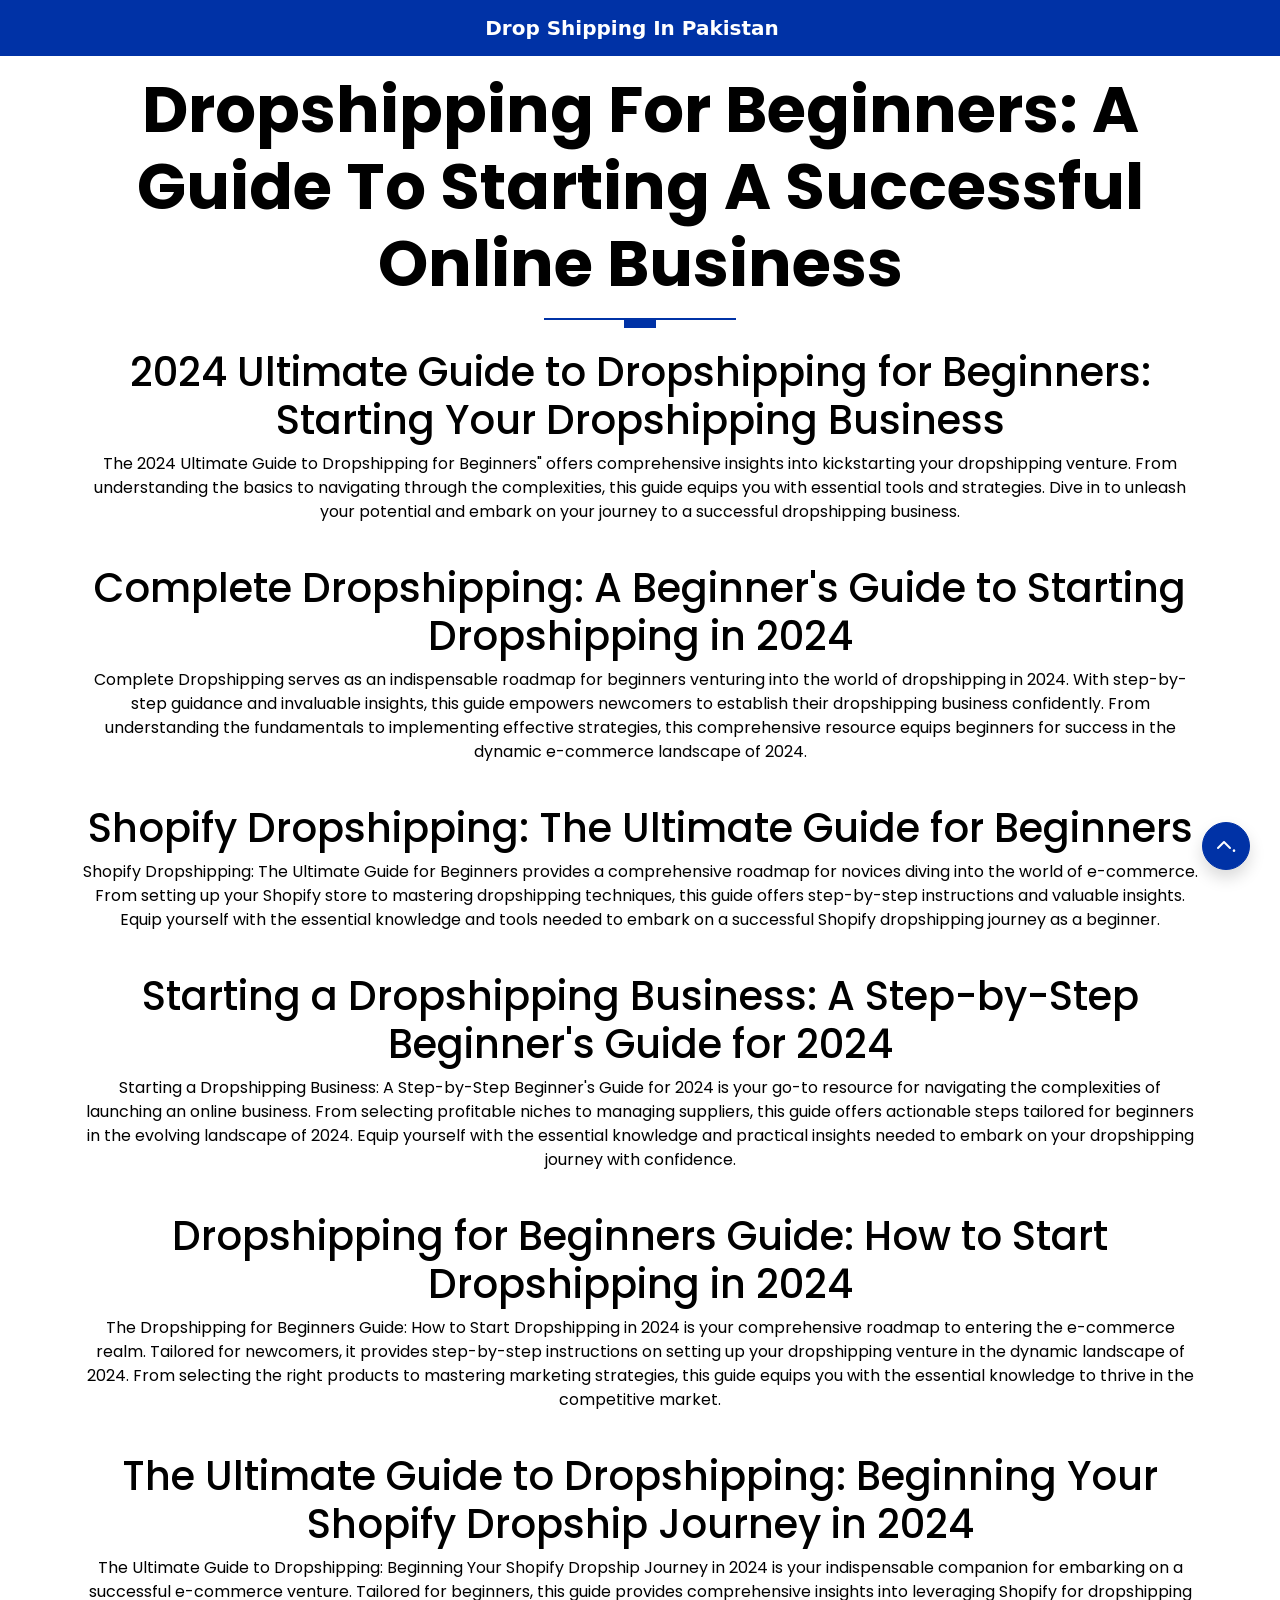
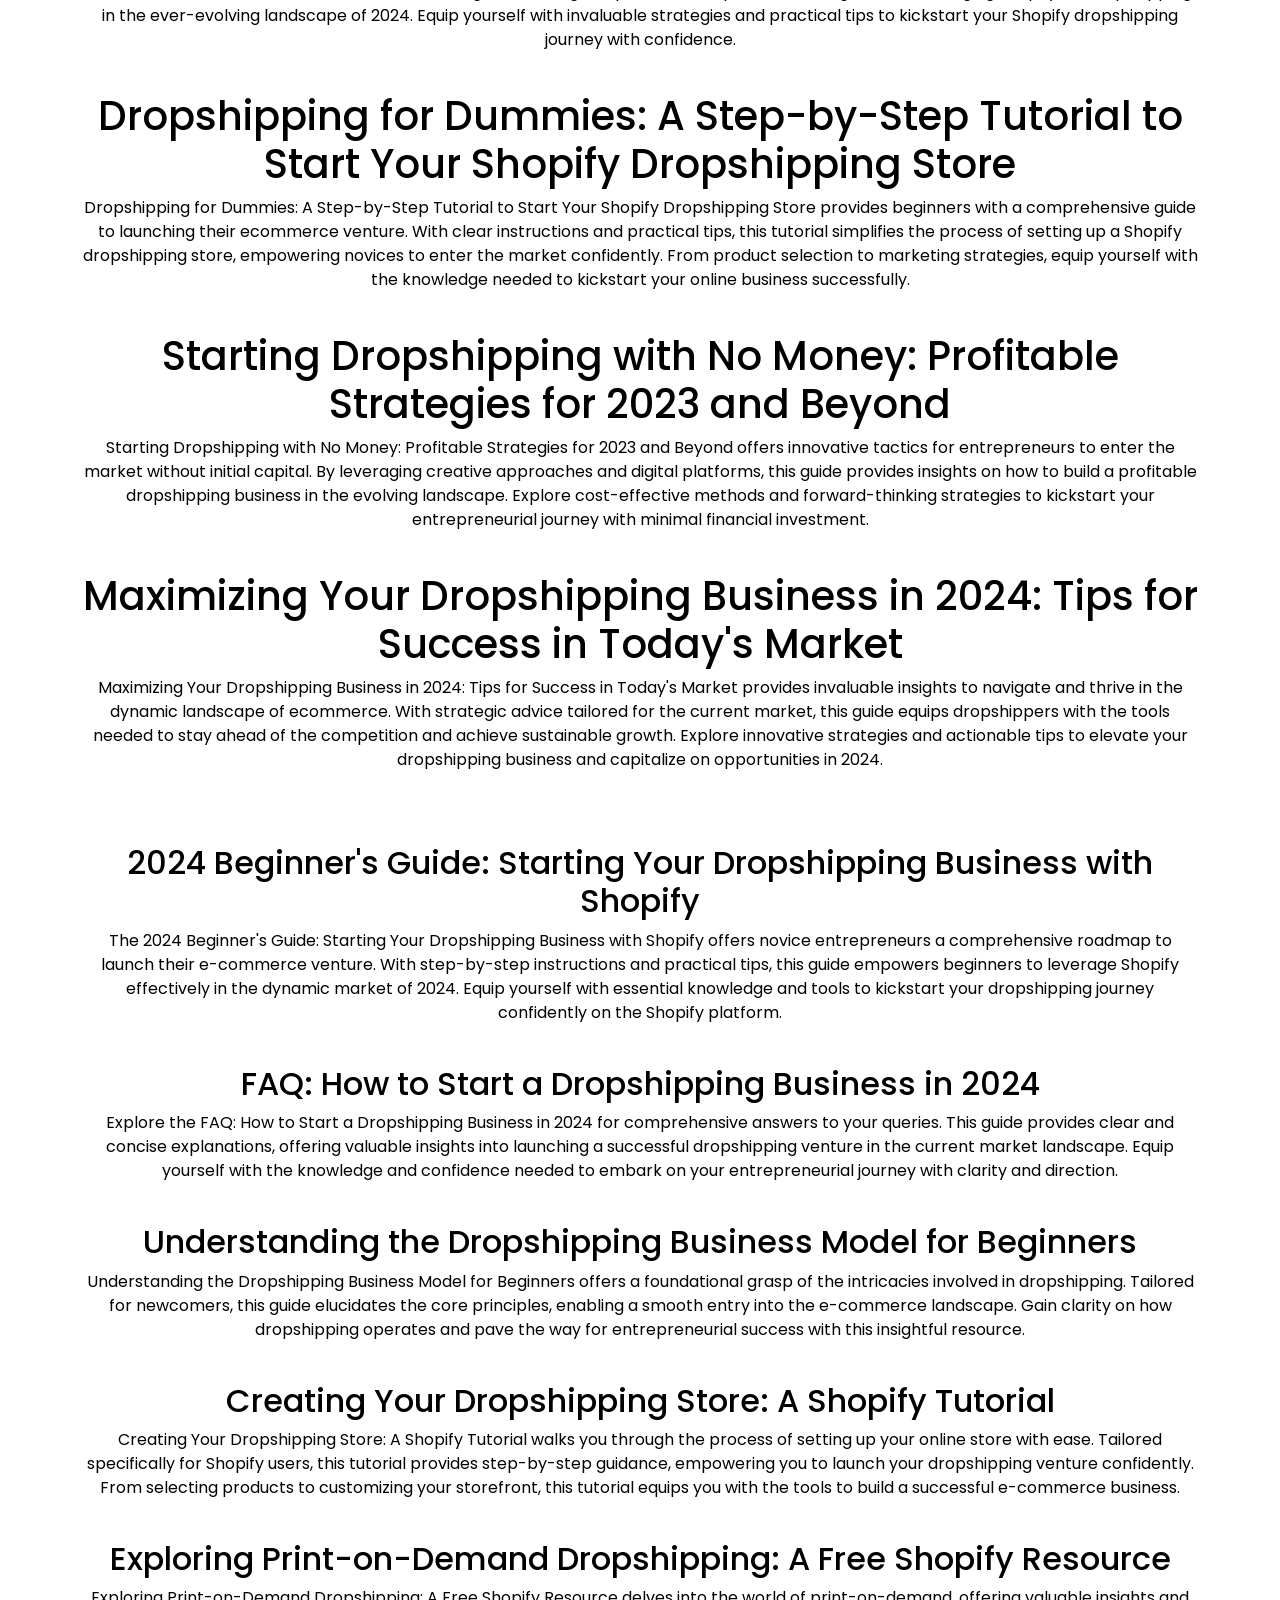
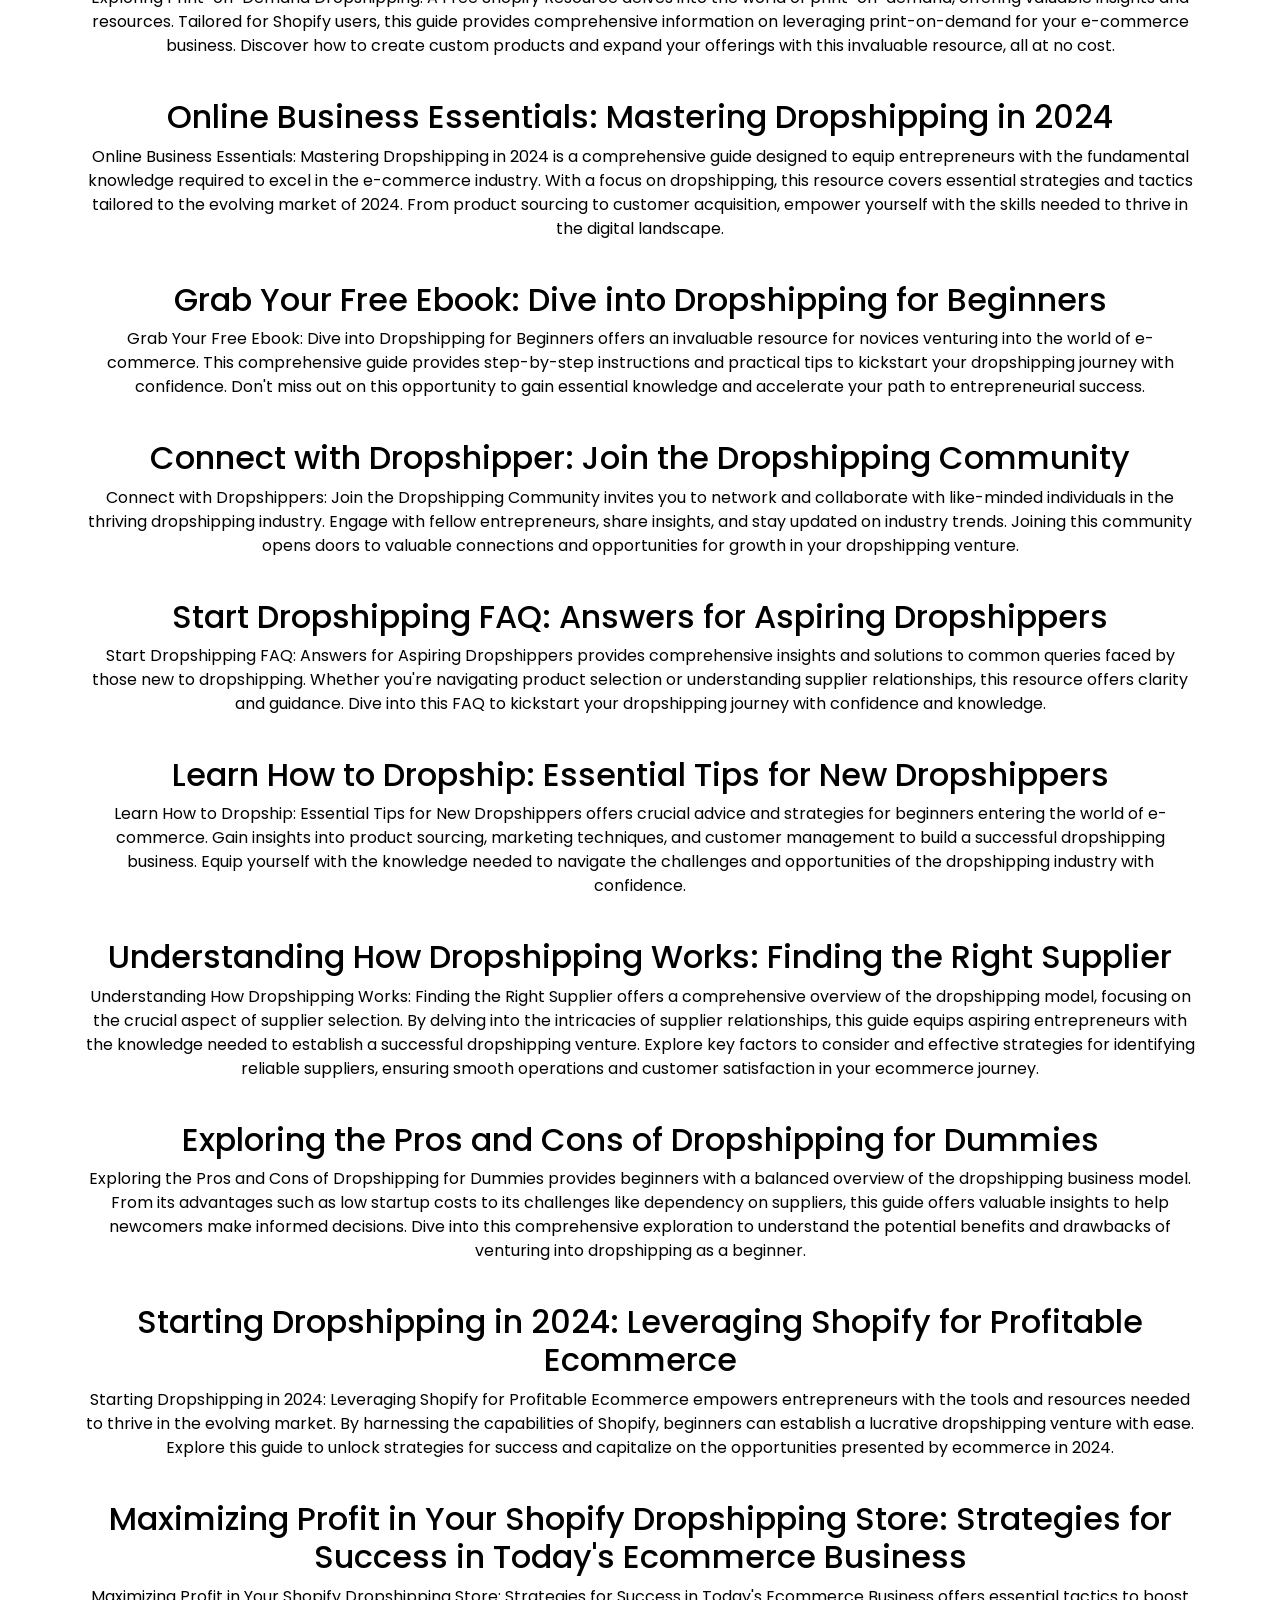
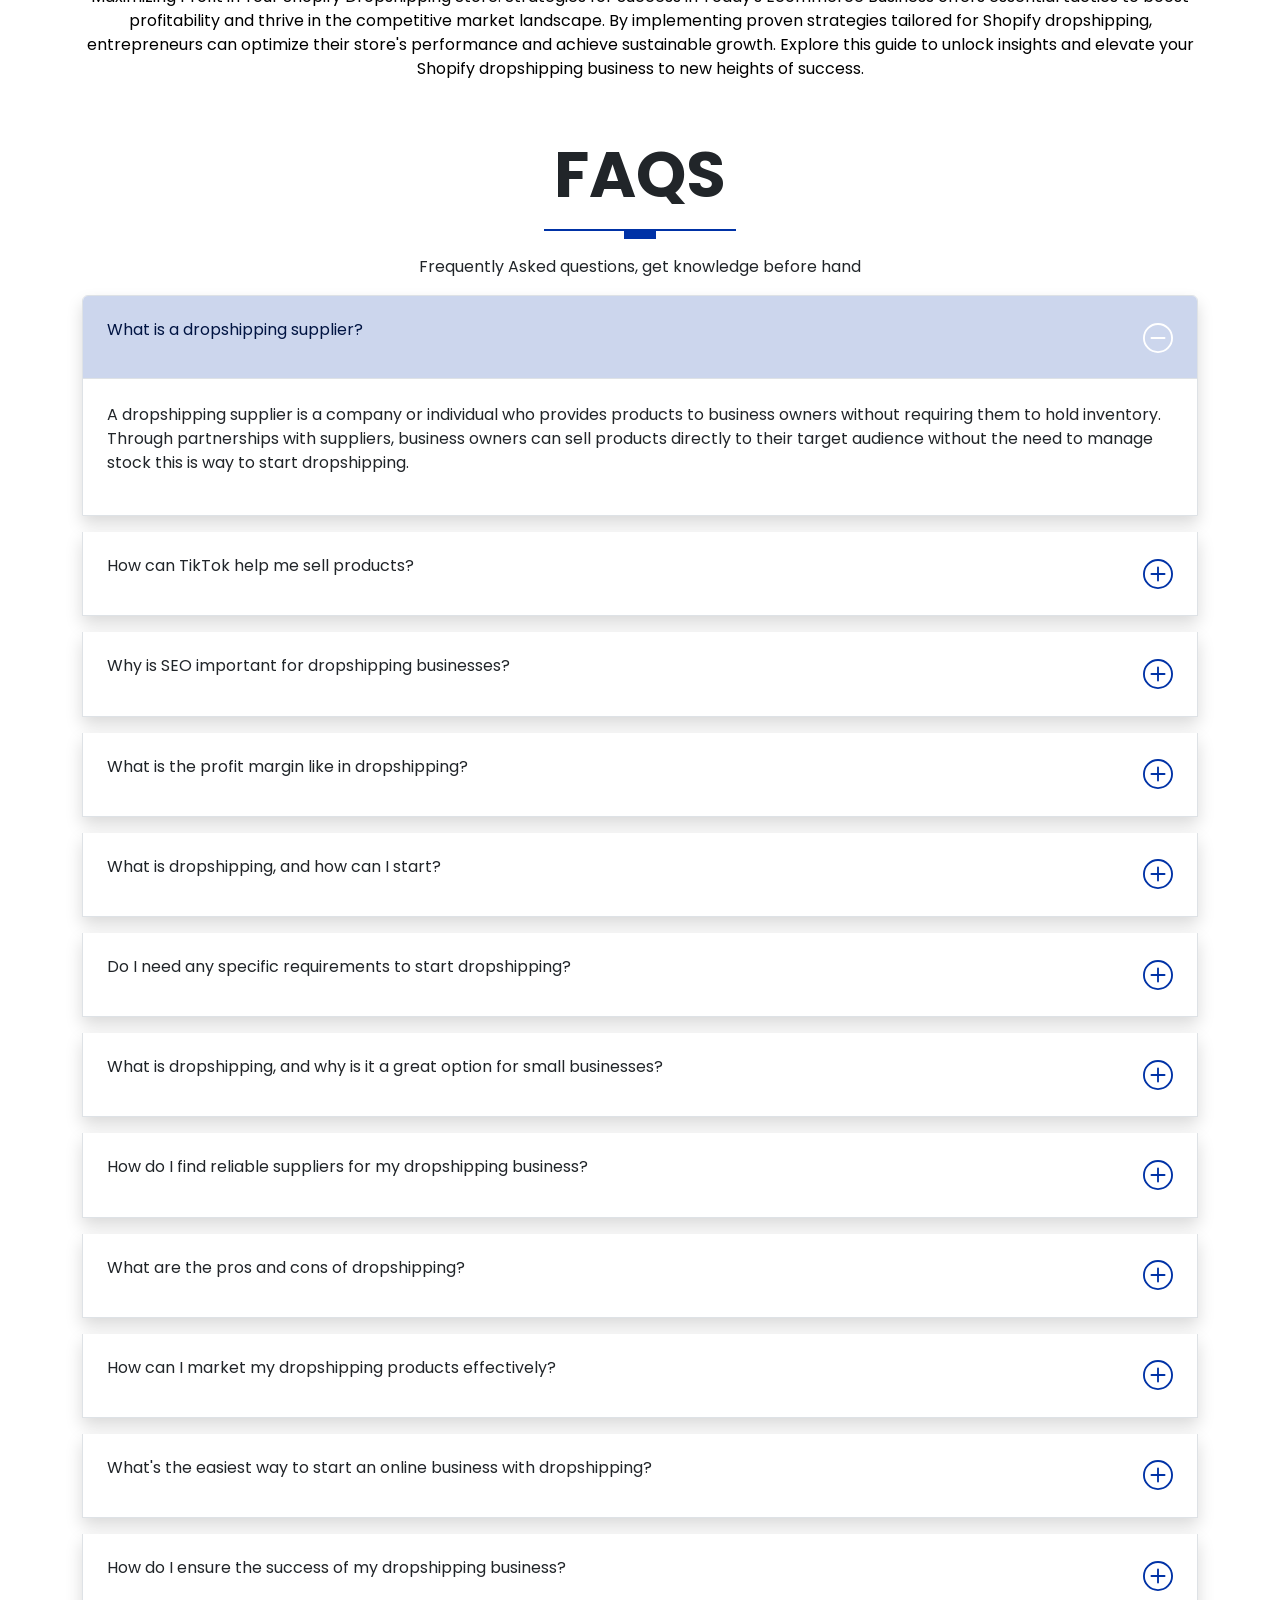
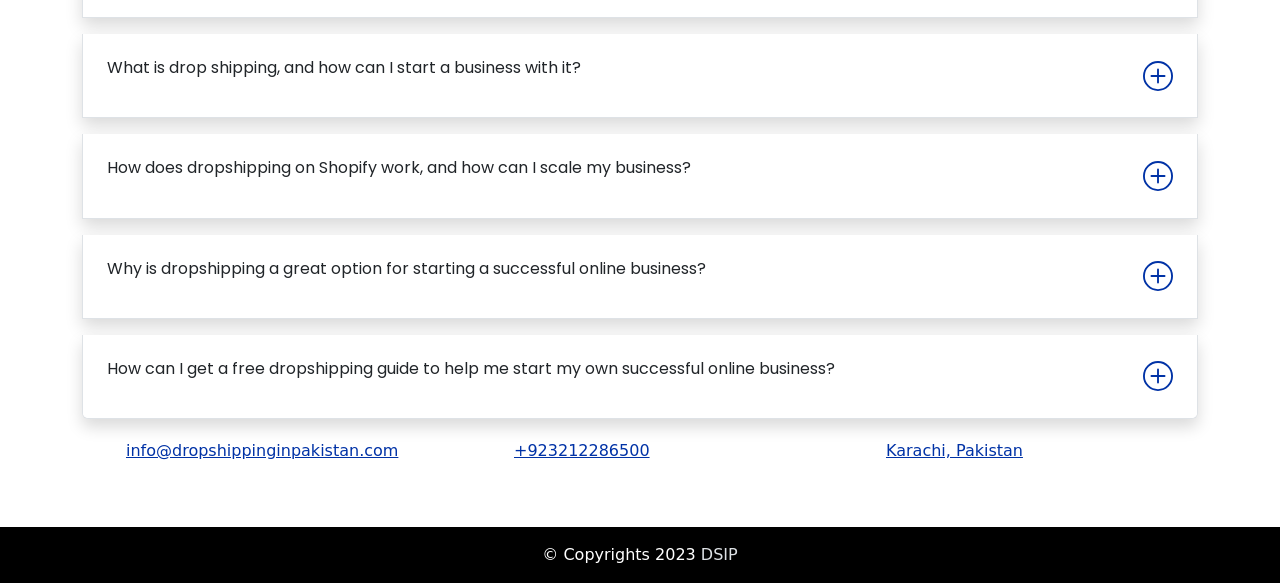
<file: dropshipping-for-beginner.html>
<!doctype html>
<html lang="en">
  <head>
    <meta charset="utf-8">
    <meta name="viewport" content="width=device-width, initial-scale=1">
    <meta name="description" content="Learn how to start a dropshipping business with Shopify in this step-by-step guide tailored for beginners. Discover how to start dropshipping and kickstart your journey into the world of dropshipping for beginners in 2024.............⭐⭐⭐">
    <meta name="keywords" content="Learn how to start a dropshipping business with Shopify in this step-by-step guide tailored for beginners. Discover how to start dropshipping and kickstart your journey into the world of dropshipping for beginners in 2024 shopify dropshipping">
    <title>2024 Beginner's Guide to Starting a Dropshipping Business with Shopify: How to Start Dropshipping for Beginners</title>
    <link rel="icon" type="image/png" href="images/favi.png">	
    <link rel="stylesheet" href="assets/css/style.css">
    <link rel="stylesheet" href="assets/css/fontawesome.css">
    <link href="https://fonts.googleapis.com/css2?family=Poppins:wght@400;500;600;700;800;900&display=swap" rel="stylesheet">
    <link rel="stylesheet" href="assets/vendors/css/glightbox.min.css">
  </head>
  <body>
    <!-- begin navbar here -->
    <nav class="navbar navbar-expand-lg navbar-dark bg-primary menu ">
      <div class="container d-flex justify-content-center">
        <a class="navbar-brand fw-bold" href="https://www.dropshippinginpakistan.com/">Drop Shipping In Pakistan
        </a>
      </div>
    </nav>
    <!-- end navbar here -->
    <!-- begin services here -->
    <section id="services" class="services">
      <div class="container  text-black">
        <div class="row text-center">
          <h1 class="display-3 fw-bold text-black"> Dropshipping for Beginners: A Guide to Starting a Successful Online Business </h1>
          <div class="heading-line mb-1"></div>
        </div>
      
      <div class="row text-center">
        <div class="col-sm-12">
          <h1>2024 Ultimate Guide to Dropshipping for Beginners: Starting Your Dropshipping Business</h1>
          <p>The 2024 Ultimate Guide to Dropshipping for Beginners" offers comprehensive insights into kickstarting your dropshipping venture. From understanding the basics to navigating through the complexities, this guide equips you with essential tools and strategies. Dive in to unleash your potential and embark on your journey to a successful dropshipping business.</p>
          <br>
          <h1>Complete Dropshipping: A Beginner's Guide to Starting Dropshipping in 2024</h1>
          <p>Complete Dropshipping serves as an indispensable roadmap for beginners venturing into the world of dropshipping in 2024. With step-by-step guidance and invaluable insights, this guide empowers newcomers to establish their dropshipping business confidently. From understanding the fundamentals to implementing effective strategies, this comprehensive resource equips beginners for success in the dynamic e-commerce landscape of 2024.</p>
          <br>
          <h1>Shopify Dropshipping: The Ultimate Guide for Beginners</h1>
          <p>Shopify Dropshipping: The Ultimate Guide for Beginners provides a comprehensive roadmap for novices diving into the world of e-commerce. From setting up your Shopify store to mastering dropshipping techniques, this guide offers step-by-step instructions and valuable insights. Equip yourself with the essential knowledge and tools needed to embark on a successful Shopify dropshipping journey as a beginner.</p>
          <br>
          <h1>Starting a Dropshipping Business: A Step-by-Step Beginner's Guide for 2024</h1>
          <p>Starting a Dropshipping Business: A Step-by-Step Beginner's Guide for 2024 is your go-to resource for navigating the complexities of launching an online business. From selecting profitable niches to managing suppliers, this guide offers actionable steps tailored for beginners in the evolving landscape of 2024. Equip yourself with the essential knowledge and practical insights needed to embark on your dropshipping journey with confidence.</p>
          <br>
          <h1>Dropshipping for Beginners Guide: How to Start Dropshipping in 2024</h1>
          <p>The Dropshipping for Beginners Guide: How to Start Dropshipping in 2024 is your comprehensive roadmap to entering the e-commerce realm. Tailored for newcomers, it provides step-by-step instructions on setting up your dropshipping venture in the dynamic landscape of 2024. From selecting the right products to mastering marketing strategies, this guide equips you with the essential knowledge to thrive in the competitive market.</p>
          <br>
          <h1>The Ultimate Guide to Dropshipping: Beginning Your Shopify Dropship Journey in 2024</h1>
          <p>The Ultimate Guide to Dropshipping: Beginning Your Shopify Dropship Journey in 2024 is your indispensable companion for embarking on a successful e-commerce venture. Tailored for beginners, this guide provides comprehensive insights into leveraging Shopify for dropshipping in the ever-evolving landscape of 2024. Equip yourself with invaluable strategies and practical tips to kickstart your Shopify dropshipping journey with confidence.</p>
          <br>
          <h1>Dropshipping for Dummies: A Step-by-Step Tutorial to Start Your Shopify Dropshipping Store</h1>
          <p>Dropshipping for Dummies: A Step-by-Step Tutorial to Start Your Shopify Dropshipping Store provides beginners with a comprehensive guide to launching their ecommerce venture. With clear instructions and practical tips, this tutorial simplifies the process of setting up a Shopify dropshipping store, empowering novices to enter the market confidently. From product selection to marketing strategies, equip yourself with the knowledge needed to kickstart your online business successfully.</p>
          <br>
          <h1>Starting Dropshipping with No Money: Profitable Strategies for 2023 and Beyond</h1>
          <p>Starting Dropshipping with No Money: Profitable Strategies for 2023 and Beyond offers innovative tactics for entrepreneurs to enter the market without initial capital. By leveraging creative approaches and digital platforms, this guide provides insights on how to build a profitable dropshipping business in the evolving landscape. Explore cost-effective methods and forward-thinking strategies to kickstart your entrepreneurial journey with minimal financial investment.</p>
          <br>
          <h1>Maximizing Your Dropshipping Business in 2024: Tips for Success in Today's Market</h1>
          <p>Maximizing Your Dropshipping Business in 2024: Tips for Success in Today's Market provides invaluable insights to navigate and thrive in the dynamic landscape of ecommerce. With strategic advice tailored for the current market, this guide equips dropshippers with the tools needed to stay ahead of the competition and achieve sustainable growth. Explore innovative strategies and actionable tips to elevate your dropshipping business and capitalize on opportunities in 2024.</p>
          <br>
          
        </div>
      </div>
      </div>
    </section>

    <section id="services" class="services">
     <div class="container text-black"> 
    <div class="row text-center">
        <div class="col-sm-12">
          <h2>2024 Beginner's Guide: Starting Your Dropshipping Business with Shopify</h2>
          <p>The 2024 Beginner's Guide: Starting Your Dropshipping Business with Shopify offers novice entrepreneurs a comprehensive roadmap to launch their e-commerce venture. With step-by-step instructions and practical tips, this guide empowers beginners to leverage Shopify effectively in the dynamic market of 2024. Equip yourself with essential knowledge and tools to kickstart your dropshipping journey confidently on the Shopify platform.</p>
          <br>
          <h2>FAQ: How to Start a Dropshipping Business in 2024</h2>
          <p>Explore the FAQ: How to Start a Dropshipping Business in 2024 for comprehensive answers to your queries. This guide provides clear and concise explanations, offering valuable insights into launching a successful dropshipping venture in the current market landscape. Equip yourself with the knowledge and confidence needed to embark on your entrepreneurial journey with clarity and direction.</p>
          <br>
          <h2>Understanding the Dropshipping Business Model for Beginners</h2>
          <p>Understanding the Dropshipping Business Model for Beginners offers a foundational grasp of the intricacies involved in dropshipping. Tailored for newcomers, this guide elucidates the core principles, enabling a smooth entry into the e-commerce landscape. Gain clarity on how dropshipping operates and pave the way for entrepreneurial success with this insightful resource.</p>
          <br>
          <h2>Creating Your Dropshipping Store: A Shopify Tutorial</h2>
          <p>Creating Your Dropshipping Store: A Shopify Tutorial walks you through the process of setting up your online store with ease. Tailored specifically for Shopify users, this tutorial provides step-by-step guidance, empowering you to launch your dropshipping venture confidently. From selecting products to customizing your storefront, this tutorial equips you with the tools to build a successful e-commerce business.</p>
          <br>
          <h2>Exploring Print-on-Demand Dropshipping: A Free Shopify Resource</h2>
          <p>Exploring Print-on-Demand Dropshipping: A Free Shopify Resource delves into the world of print-on-demand, offering valuable insights and resources. Tailored for Shopify users, this guide provides comprehensive information on leveraging print-on-demand for your e-commerce business. Discover how to create custom products and expand your offerings with this invaluable resource, all at no cost.</p>
          <br>
          <h2>Online Business Essentials: Mastering Dropshipping in 2024</h2>
          <p>Online Business Essentials: Mastering Dropshipping in 2024 is a comprehensive guide designed to equip entrepreneurs with the fundamental knowledge required to excel in the e-commerce industry. With a focus on dropshipping, this resource covers essential strategies and tactics tailored to the evolving market of 2024. From product sourcing to customer acquisition, empower yourself with the skills needed to thrive in the digital landscape.</p>
          <br>
          <h2>Grab Your Free Ebook: Dive into Dropshipping for Beginners</h2>
          <p>Grab Your Free Ebook: Dive into Dropshipping for Beginners offers an invaluable resource for novices venturing into the world of e-commerce. This comprehensive guide provides step-by-step instructions and practical tips to kickstart your dropshipping journey with confidence. Don't miss out on this opportunity to gain essential knowledge and accelerate your path to entrepreneurial success.</p>
          <br>
          <h2>Connect with Dropshipper: Join the Dropshipping Community</h2>
          <p>Connect with Dropshippers: Join the Dropshipping Community invites you to network and collaborate with like-minded individuals in the thriving dropshipping industry. Engage with fellow entrepreneurs, share insights, and stay updated on industry trends. Joining this community opens doors to valuable connections and opportunities for growth in your dropshipping venture.</p>
          <br>
          <h2>Start Dropshipping FAQ: Answers for Aspiring Dropshippers</h2>
          <p>Start Dropshipping FAQ: Answers for Aspiring Dropshippers provides comprehensive insights and solutions to common queries faced by those new to dropshipping. Whether you're navigating product selection or understanding supplier relationships, this resource offers clarity and guidance. Dive into this FAQ to kickstart your dropshipping journey with confidence and knowledge.</p>
          <br>
          <h2>Learn How to Dropship: Essential Tips for New Dropshippers</h2>
          <p>Learn How to Dropship: Essential Tips for New Dropshippers offers crucial advice and strategies for beginners entering the world of e-commerce. Gain insights into product sourcing, marketing techniques, and customer management to build a successful dropshipping business. Equip yourself with the knowledge needed to navigate the challenges and opportunities of the dropshipping industry with confidence.</p>
          <br>
          <h2>Understanding How Dropshipping Works: Finding the Right Supplier</h2>
          <p>Understanding How Dropshipping Works: Finding the Right Supplier offers a comprehensive overview of the dropshipping model, focusing on the crucial aspect of supplier selection. By delving into the intricacies of supplier relationships, this guide equips aspiring entrepreneurs with the knowledge needed to establish a successful dropshipping venture. Explore key factors to consider and effective strategies for identifying reliable suppliers, ensuring smooth operations and customer satisfaction in your ecommerce journey.</p>
          <br>
          <h2>Exploring the Pros and Cons of Dropshipping for Dummies</h2>
          <p>Exploring the Pros and Cons of Dropshipping for Dummies provides beginners with a balanced overview of the dropshipping business model. From its advantages such as low startup costs to its challenges like dependency on suppliers, this guide offers valuable insights to help newcomers make informed decisions. Dive into this comprehensive exploration to understand the potential benefits and drawbacks of venturing into dropshipping as a beginner.</p>
          <br>
          <h2>Starting Dropshipping in 2024: Leveraging Shopify for Profitable Ecommerce</h2>
          <p>Starting Dropshipping in 2024: Leveraging Shopify for Profitable Ecommerce empowers entrepreneurs with the tools and resources needed to thrive in the evolving market. By harnessing the capabilities of Shopify, beginners can establish a lucrative dropshipping venture with ease. Explore this guide to unlock strategies for success and capitalize on the opportunities presented by ecommerce in 2024.</p>
          <br>
          <h2>Maximizing Profit in Your Shopify Dropshipping Store: Strategies for Success in Today's Ecommerce Business</h2>
          <p>Maximizing Profit in Your Shopify Dropshipping Store: Strategies for Success in Today's Ecommerce Business offers essential tactics to boost profitability and thrive in the competitive market landscape. By implementing proven strategies tailored for Shopify dropshipping, entrepreneurs can optimize their store's performance and achieve sustainable growth. Explore this guide to unlock insights and elevate your Shopify dropshipping business to new heights of success.</p>
          <br>
          
        </div>
      </div>
      </div></section>  

    <!-- begin faq here -->
    <section id="faq" class="faq">
      <div class="container">
        <div class="row text-center">
          <h2 class="display-3 fw-bold text-uppercase">Faqs</h2>
          <div class="heading-line"></div>
          <p>Frequently Asked questions, get knowledge before hand</p>
        </div>

        <div class="row">
          <div class="col-md-12">
            <div class="accordion" id="accordionExample">
              <div class="accordion-item mb-3 shadow">
                <h2 class="accordion-header" id="headingOne">
                  <button class="accordion-button" type="button" data-bs-toggle="collapse" data-bs-target="#collapseOne" aria-expanded="true" aria-controls="collapseOne">
                    <p>What is a dropshipping supplier?</p>
                  </button>
                </h2>
                <div id="collapseOne" class="accordion-collapse collapse show" aria-labelledby="headingOne" data-bs-parent="#accordionExample">
                  <div class="accordion-body">
                  	<p>A dropshipping supplier is a company or individual who provides products to business owners without requiring them to hold inventory. Through partnerships with suppliers, business owners can sell products directly to their target audience without the need to manage stock this is way to start dropshipping.</p>
                   </div>
                </div>
              </div>
              <div class="accordion-item mb-3 shadow">
                <h2 class="accordion-header" id="headingTwo">
                  <button class="accordion-button collapsed" type="button" data-bs-toggle="collapse" data-bs-target="#collapseTwo" aria-expanded="false" aria-controls="collapseTwo">
                  	<p>How can TikTok help me sell products?</p>
                  </button>
                </h2>
                <div id="collapseTwo" class="accordion-collapse collapse" aria-labelledby="headingTwo" data-bs-parent="#accordionExample">
                  <div class="accordion-body">
                  	<p>TikTok offers a powerful platform for business owners to reach their target audience through engaging video content. By showcasing products creatively, leveraging trends, and engaging with followers, business owners can effectively promote their dropshipping products and grow their business.</p>
                  </div>
                </div>
              </div>
              <div class="accordion-item mb-3 shadow">
                <h2 class="accordion-header" id="headingThree">
                  <button class="accordion-button collapsed" type="button" data-bs-toggle="collapse" data-bs-target="#collapseThree" aria-expanded="false" aria-controls="collapseThree">
                  	<p>Why is SEO important for dropshipping businesses?</p>
                  </button>
                </h2>
                <div id="collapseThree" class="accordion-collapse collapse" aria-labelledby="headingThree" data-bs-parent="#accordionExample">
                  <div class="accordion-body">
                  	<p>SEO (Search Engine Optimization) plays a crucial role in driving organic traffic to your ecommerce store. By optimizing your website and product pages for relevant keywords, you can improve your visibility on search engines like Google, making it easier for potential customers to find and buy your products.</p>
                   </div>
                </div>
              </div>

              <div class="accordion-item mb-3 shadow">
                <h2 class="accordion-header" id="headingFour">
                  <button class="accordion-button collapsed" type="button" data-bs-toggle="collapse" data-bs-target="#collapseFour" aria-expanded="false" aria-controls="collapseFour">
                  	<p>What is the profit margin like in dropshipping?</p>
                  </button>
                </h2>
                <div id="collapseFour" class="accordion-collapse collapse" aria-labelledby="headingFour" data-bs-parent="#accordionExample">
                  <div class="accordion-body">
                  	<p>Profit margins in dropshipping can vary depending on factors such as product niche, competition, and marketing strategy. Generally, business owners aim for profit margins that allow for sustainable growth while remaining competitive in the market. By carefully selecting products and optimizing pricing strategies, you can maximize your profit margins and grow your business effectively.</p>
                  </div>
                </div>
              </div>
              <div class="accordion-item mb-3 shadow">
                <h2 class="accordion-header" id="headingFive">
                  <button class="accordion-button collapsed" type="button" data-bs-toggle="collapse" data-bs-target="#collapseFive" aria-expanded="false" aria-controls="collapseFive">
                  	<p>What is dropshipping, and how can I start?</p>
                  </button>
                </h2>
                <div id="collapseFive" class="accordion-collapse collapse" aria-labelledby="headingFive" data-bs-parent="#accordionExample">
                  <div class="accordion-body">
                  	<p>Dropshipping is a business model where you can sell products online without holding inventory. A popular platform to source products is AliExpress, an online marketplace with a wide range of items. To begin, follow a step-by-step guide to set up your online store, select new products to sell, and you'll be ready to start selling online.</p>
                   </div>
                </div>
              </div>

              <div class="accordion-item mb-3 shadow">
                <h2 class="accordion-header" id="headingSix">
                  <button class="accordion-button collapsed" type="button" data-bs-toggle="collapse" data-bs-target="#collapseSix" aria-expanded="false" aria-controls="collapseSix">
                  	<p>Do I need any specific requirements to start dropshipping?</p>
                  </button>
                </h2>
                <div id="collapseSix" class="accordion-collapse collapse" aria-labelledby="headingSix" data-bs-parent="#accordionExample">
                  <div class="accordion-body">
                  	<p>The beauty of dropshipping is its simplicity; you don't need to hold inventory or invest in warehouse space. All you need to start is a marketplace like AliExpress to source products, an ecommerce platform to sell online, and a step-by-step guide to navigate the process. Once you're ready to start, you can begin building your dropshipping business with ease.</p>
                   </div>
                </div>
              </div>

              <div class="accordion-item mb-3 shadow">
                <h2 class="accordion-header" id="headingSeven">
                  <button class="accordion-button collapsed" type="button" data-bs-toggle="collapse" data-bs-target="#collapseSeven" aria-expanded="false" aria-controls="collapseSeven">
                  	<p>What is dropshipping, and why is it a great option for small businesses?</p>
                  </button>
                </h2>
                <div id="collapseSeven" class="accordion-collapse collapse" aria-labelledby="headingSeven" data-bs-parent="#accordionExample">
                  <div class="accordion-body">
                  	<p>Dropshipping is a business model where you can sell products online without holding inventory. It's a great option for small businesses as it eliminates the need for upfront investment in stock and allows you to start an online business without significant financial risk.</p>
                  </div>
                </div>
              </div>

              <div class="accordion-item mb-3 shadow">
                <h2 class="accordion-header" id="headingEight">
                  <button class="accordion-button collapsed" type="button" data-bs-toggle="collapse" data-bs-target="#collapseEight" aria-expanded="false" aria-controls="collapseEight">
                  	<p>How do I find reliable suppliers for my dropshipping business?</p>
                  </button>
                </h2>
                <div id="collapseEight" class="accordion-collapse collapse" aria-labelledby="headingEight" data-bs-parent="#accordionExample">
                  <div class="accordion-body">
                  	<p>To find reliable suppliers, you can search for wholesale dropshipping accounts or explore multiple suppliers on platforms like AliExpress. It's a critical step in ensuring the success of your dropshipping business, as reliable suppliers contribute to the quality and timely delivery of your products.</p>
                   </div>
                </div>
              </div>

              <div class="accordion-item mb-3 shadow">
                <h2 class="accordion-header" id="headingNine">
                  <button class="accordion-button collapsed" type="button" data-bs-toggle="collapse" data-bs-target="#collapseNine" aria-expanded="false" aria-controls="collapseNine">
 					          <p>What are the pros and cons of dropshipping?</p>
                  </button>
                </h2>
                <div id="collapseNine" class="accordion-collapse collapse" aria-labelledby="headingNine" data-bs-parent="#accordionExample">
                  <div class="accordion-body">
                  	<p>The biggest benefit of dropshipping is its low barrier to entry and the ability to sell the same products as traditional retailers without holding inventory. However, it's essential to market your dropshipping niche effectively and understand the dropshipping model's limitations, such as relying on third-party suppliers for fulfillment.</p>
                   </div>
                </div>
              </div>


              <div class="accordion-item mb-3 shadow">
                <h2 class="accordion-header" id="headingTen">
                  <button class="accordion-button collapsed" type="button" data-bs-toggle="collapse" data-bs-target="#collapseTen" aria-expanded="false" aria-controls="collapseTen">
                  	<p>How can I market my dropshipping products effectively?</p>
                  </button>
                </h2>
                <div id="collapseTen" class="accordion-collapse collapse" aria-labelledby="headingTen" data-bs-parent="#accordionExample">
                  <div class="accordion-body">
                  	<p>Market your dropshipping products by creating an online store, leveraging platforms like Shopify with a free trial, and learning how to start an online business. Utilize social media, SEO, and other digital marketing strategies to promote your products and drive traffic to your store.</p>
                   </div>
                </div>
              </div>


              <div class="accordion-item mb-3 shadow">
                <h2 class="accordion-header" id="headingEleven">
                  <button class="accordion-button collapsed" type="button" data-bs-toggle="collapse" data-bs-target="#collapseEleven" aria-expanded="false" aria-controls="collapseEleven">
                  	<p>What's the easiest way to start an online business with dropshipping?</p>
                  </button>
                </h2>
                <div id="collapseEleven" class="accordion-collapse collapse" aria-labelledby="headingEleven" data-bs-parent="#accordionExample">
                  <div class="accordion-body">
                  	<p>The easiest way to start an online business with dropshipping is to create an online store on Shopify, which offers a free trial. By building a dropshipping business on Shopify, you can access tools and resources to streamline the process and begin selling products without the need for significant upfront investment.</p>
                   </div>
                </div>
              </div>

              <div class="accordion-item mb-3 shadow">
                <h2 class="accordion-header" id="headingTwelve">
                  <button class="accordion-button collapsed" type="button" data-bs-toggle="collapse" data-bs-target="#collapseTwelve" aria-expanded="false" aria-controls="collapseTwelve">
                  	<p>How do I ensure the success of my dropshipping business?</p>
                  </button>
                </h2>
                <div id="collapseTwelve" class="accordion-collapse collapse" aria-labelledby="headingTwelve" data-bs-parent="#accordionExample">
                  <div class="accordion-body">
                  	<p>Building a dropshipping business requires careful planning and execution. Find dropshipping business ideas within your niche, know how to start, and understand the critical steps involved in sourcing products and finding reliable suppliers. With dedication and perseverance, you can build and grow a successful dropshipping business.</p>
                   </div>
                </div>
              </div>

              <div class="accordion-item mb-3 shadow">
                <h2 class="accordion-header" id="headingThirteen">
                  <button class="accordion-button collapsed" type="button" data-bs-toggle="collapse" data-bs-target="#collapseThirteen" aria-expanded="false" aria-controls="collapseThirteen">
                  	<p>What is drop shipping, and how can I start a business with it?</p>
                  </button>
                </h2>
                <div id="collapseThirteen" class="accordion-collapse collapse" aria-labelledby="headingThirteen" data-bs-parent="#accordionExample">
                  <div class="accordion-body">
                  	<p>Drop shipping is a business model where you sell products without holding inventory. You can start your online store on Shopify and use dropshipping to sell a range of products. By leveraging wholesale prices and eliminating the need for inventory, you can start your own dropshipping business for free.</p>
                   </div>
                </div>
              </div>

               <div class="accordion-item mb-3 shadow">
                <h2 class="accordion-header" id="headingFourteen">
                  <button class="accordion-button collapsed" type="button" data-bs-toggle="collapse" data-bs-target="#collapseFourteen" aria-expanded="false" aria-controls="collapseFourteen">
                  	<p>How does dropshipping on Shopify work, and how can I scale my business?</p>
                  </button>
                </h2>
                <div id="collapseFourteen" class="accordion-collapse collapse" aria-labelledby="headingFourteen" data-bs-parent="#accordionExample">
                  <div class="accordion-body">
                    <p>Dropshipping on Shopify allows you to open a dropshipping store and start selling products online. Utilize dropshipping tools and apps available on Shopify to streamline the dropshipping process and reduce shipping costs. By optimizing your store and product selection, you can scale your business and build a successful online venture.</p>
                   </div>
                </div>
              </div>

            <div class="accordion-item mb-3 shadow">
                <h2 class="accordion-header" id="headingFifteen">
                  <button class="accordion-button collapsed" type="button" data-bs-toggle="collapse" data-bs-target="#collapseFifteen" aria-expanded="false" aria-controls="collapseFifteen">
                  	<p>Why is dropshipping a great option for starting a successful online business?</p>
                  </button>
                </h2>
                <div id="collapseFifteen" class="accordion-collapse collapse" aria-labelledby="headingFifteen" data-bs-parent="#accordionExample">
                  <div class="accordion-body">
                  	<p>Dropshipping is a great way to start your own online store without the need for upfront investment or inventory. With dropshipping, you can sell a wide range of products sourced from suppliers like AliExpress at wholesale prices. Follow a dropshipping tutorial to learn the process and start running a dropshipping business today.</p>
                   </div>
                </div>
              </div>


              <div class="accordion-item mb-3 shadow">
                <h2 class="accordion-header" id="headingSixteen">
                  <button class="accordion-button collapsed" type="button" data-bs-toggle="collapse" data-bs-target="#collapseSixteen" aria-expanded="false" aria-controls="collapseSixteen">
                  	<p>How can I get a free dropshipping guide to help me start my own successful online business?</p>
                  </button>
                </h2>
                <div id="collapseSixteen" class="accordion-collapse collapse" aria-labelledby="headingSixteen" data-bs-parent="#accordionExample">
                  <div class="accordion-body">
                  	<p>You can get a free dropshipping guide to kickstart your entrepreneurial journey and learn the ins and outs of running a dropshipping business. Explore Shopify's dropshipping resources and utilize the Shopify dropshipping app to access tools and support for your dropshipping store.</p>
                   </div>
                </div>
              </div>

                  

            </div>
          </div>
        </div>  
      </div>
    </section>
    <!-- end faq here -->

    <!-- end service here -->
    <!-- begin footer here -->
    <footer class="footer">
        <div class="container">
            <div class="row">
                
                <div class="col-lg-4 col-md-4 contact-box pt-1 d-md-block d-lg-flex d-flex">
                    <div class="contact-box__icon">
                        <svg xmlns="http://www.w3.org/2000/svg" class="icon icon-tabler icon-tabler-mail-opened" width="44" height="44" viewBox="0 0 24 24" stroke-width="1.5" fill="none" stroke-linecap="round" stroke-linejoin="round">
                              <path stroke="none" d="M0 0h24v24H0z" fill="none"/>
                              <path d="M3 9l9 6l9 -6l-9 -6l-9 6" />
                              <path d="M21 9v10a2 2 0 0 1 -2 2h-14a2 2 0 0 1 -2 -2v-10" />
                              <path d="M3 19l6 -6" />
                              <path d="M15 13l6 6" />
                            </svg>
                    </div>  
                    <div class="contact-box__info">
                        <a href="#" class="contact-box__info--title">info@dropshippinginpakistan.com</a>
                        <p class="contact-box__info--subtitle text-white">Online Support</p>
                    </div>  
                </div>

                <div class="col-lg-4 col-md-4 contact-box pt-1 d-md-block d-lg-flex d-flex">
                    <div class="contact-box__icon">
                        <svg xmlns="http://www.w3.org/2000/svg" class="icon icon-tabler icon-tabler-phone-call" width="52" height="44" viewBox="0 0 24 24" stroke-width="1.5" fill="none" stroke-linecap="round" stroke-linejoin="round">
                              <path stroke="none" d="M0 0h24v24H0z" fill="none"/>
                              <path d="M5 4h4l2 5l-2.5 1.5a11 11 0 0 0 5 5l1.5 -2.5l5 2v4a2 2 0 0 1 -2 2a16 16 0 0 1 -15 -15a2 2 0 0 1 2 -2" />
                              <path d="M15 7a2 2 0 0 1 2 2" />
                              <path d="M15 3a6 6 0 0 1 6 6" />
                            </svg>
                    </div>  
                    <div class="contact-box__info">
                        <a href="#" class="contact-box__info--title mright">+923212286500</a>
                        <p class="contact-box__info--subtitle text-white">Monday to Friday 12pm-6am You Want to Talk.........</p>
                    </div>  
                </div>

                <div class="col-lg-4 col-md-4 contact-box pt-1 d-md-block d-lg-flex d-flex">
                    <div class="contact-box__icon">
                        <svg xmlns="http://www.w3.org/2000/svg" class="icon icon-tabler icon-tabler-map-2" width="44" height="44" viewBox="0 0 24 24" stroke-width="1.5" fill="none" stroke-linecap="round" stroke-linejoin="round">
                            <path stroke="none" d="M0 0h24v24H0z" fill="none"/>
                              <path d="M12 18.5l-3 -1.5l-6 3v-13l6 -3l6 3l6 -3v7.5" />
                              <path d="M9 4v13" />
                              <path d="M15 7v5.5" />
                              <path d="M21.121 20.121a3 3 0 1 0 -4.242 0c.418 .419 1.125 1.045 2.121 1.879c1.051 -.89 1.759 -1.516 2.121 -1.879z" />
                              <path d="M19 18v.01" />
                            </svg>
                    </div>  
                    <div class="contact-box__info">
                        <a href="#" class="contact-box__info--title"> Karachi, Pakistan</a>
                        <p class="contact-box__info--subtitle text-white"> Office # F-124, First Floor, Central Mall, Behind Gul Plaza, Saddar</p>
                    </div>  
                </div>
            </div>
        </div>
        <div class="footer-bottom pt-3 pd-5 pb-3">
            <div class="container">
                <div class="row text-center text-white">
                    <div class="col-12">
                        <div class="footer-bottom__copyrights text-white">
                            &COPY; Copyrights 2023 <a href="#">DSIP</a>
                        </div>
                    </div>
                </div>
            </div>
        </div>
    </footer>
    <!-- end footer here -->

    <!-- begin back-to-top-button -->
        <a href="#" class="shadow btn btn-primary rounded-circle back-to-top">
            <i class="fas fa-chevron-up">.</i>
        </a>
    <!-- end back-to-top-button -->

    


    <script src="assets/js/bootstrap.bundle.min.js"></script>
    <script src="assets/vendors/js/glightbox.min.js"></script>
    <script>
      const lightbox = GLightbox({
        'href': 'https://youtu.be/8589m-vhGnA?si=vkQn7Is4Nnm6fNhg',
        'type': 'video',
        'source': 'youtube', //vimeo, youtube or local
        'width': 900,
      });
    </script>
  </body>
</html>
</file>
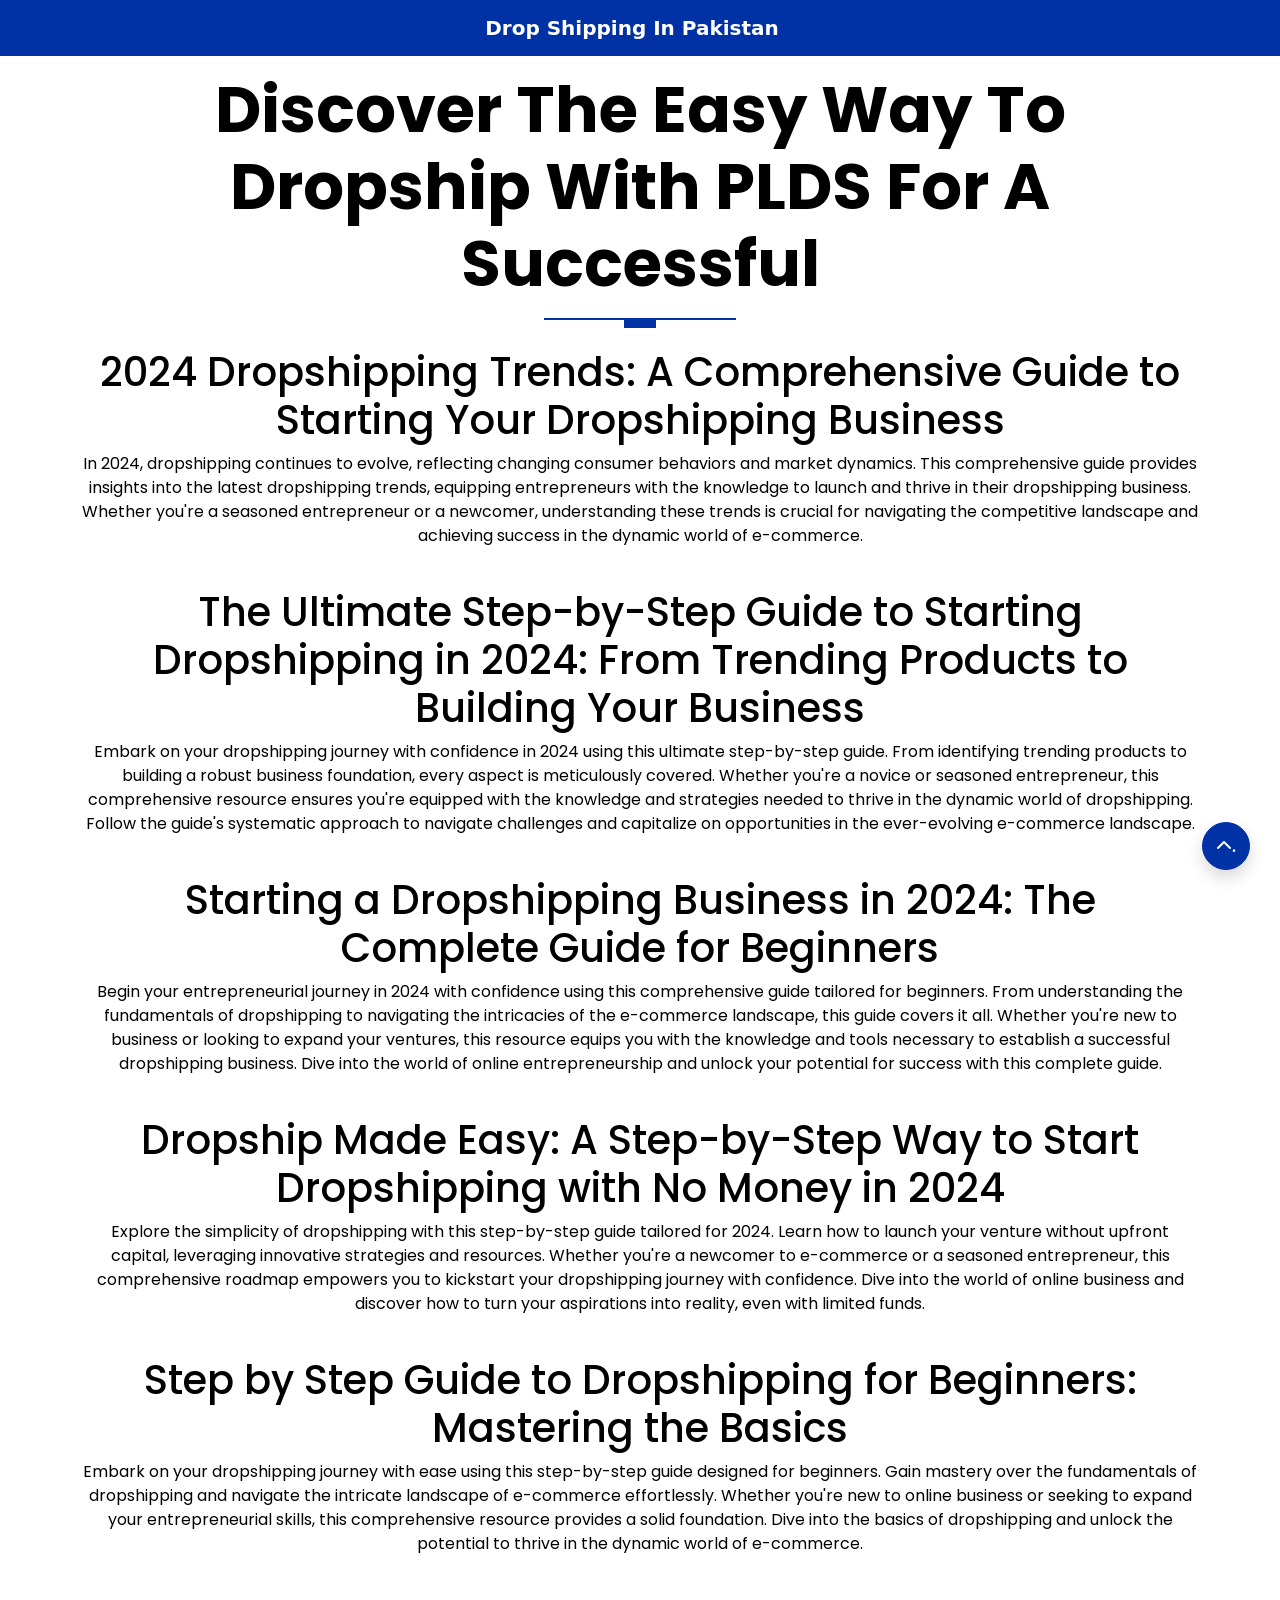
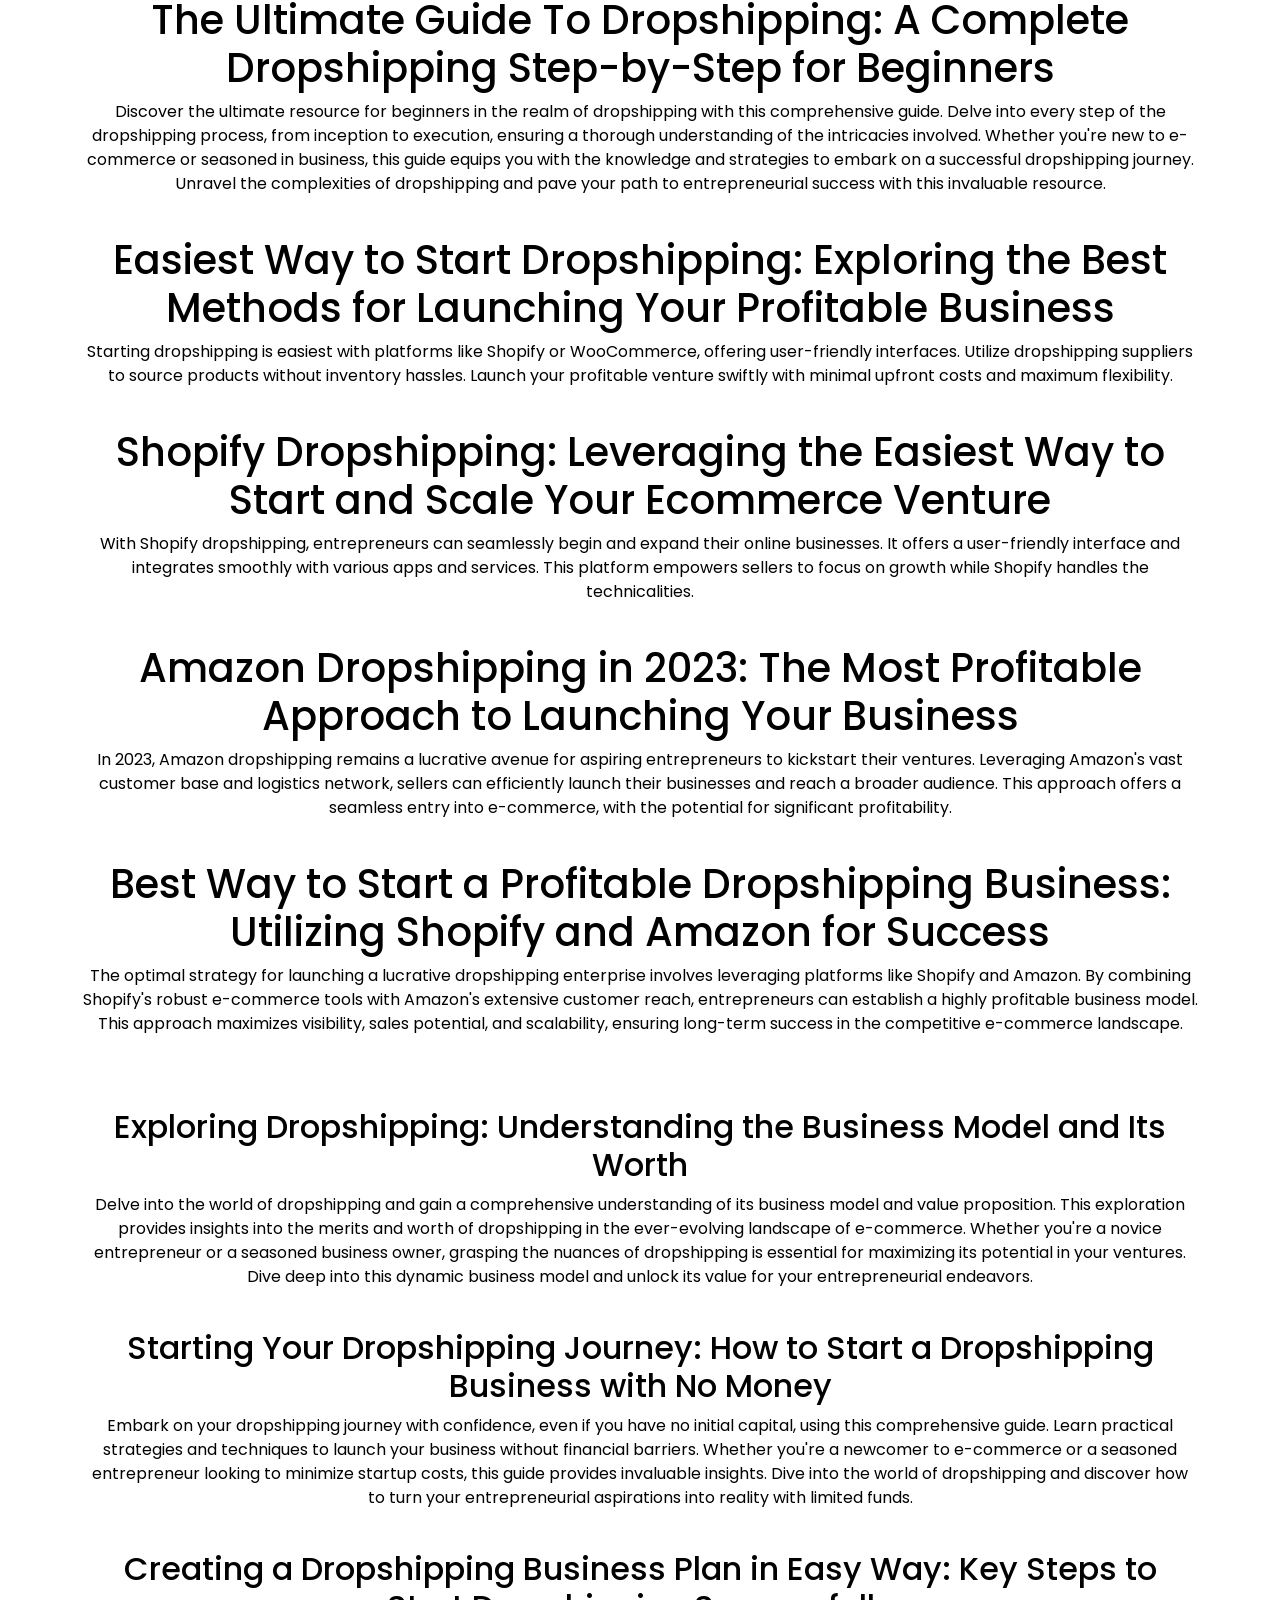
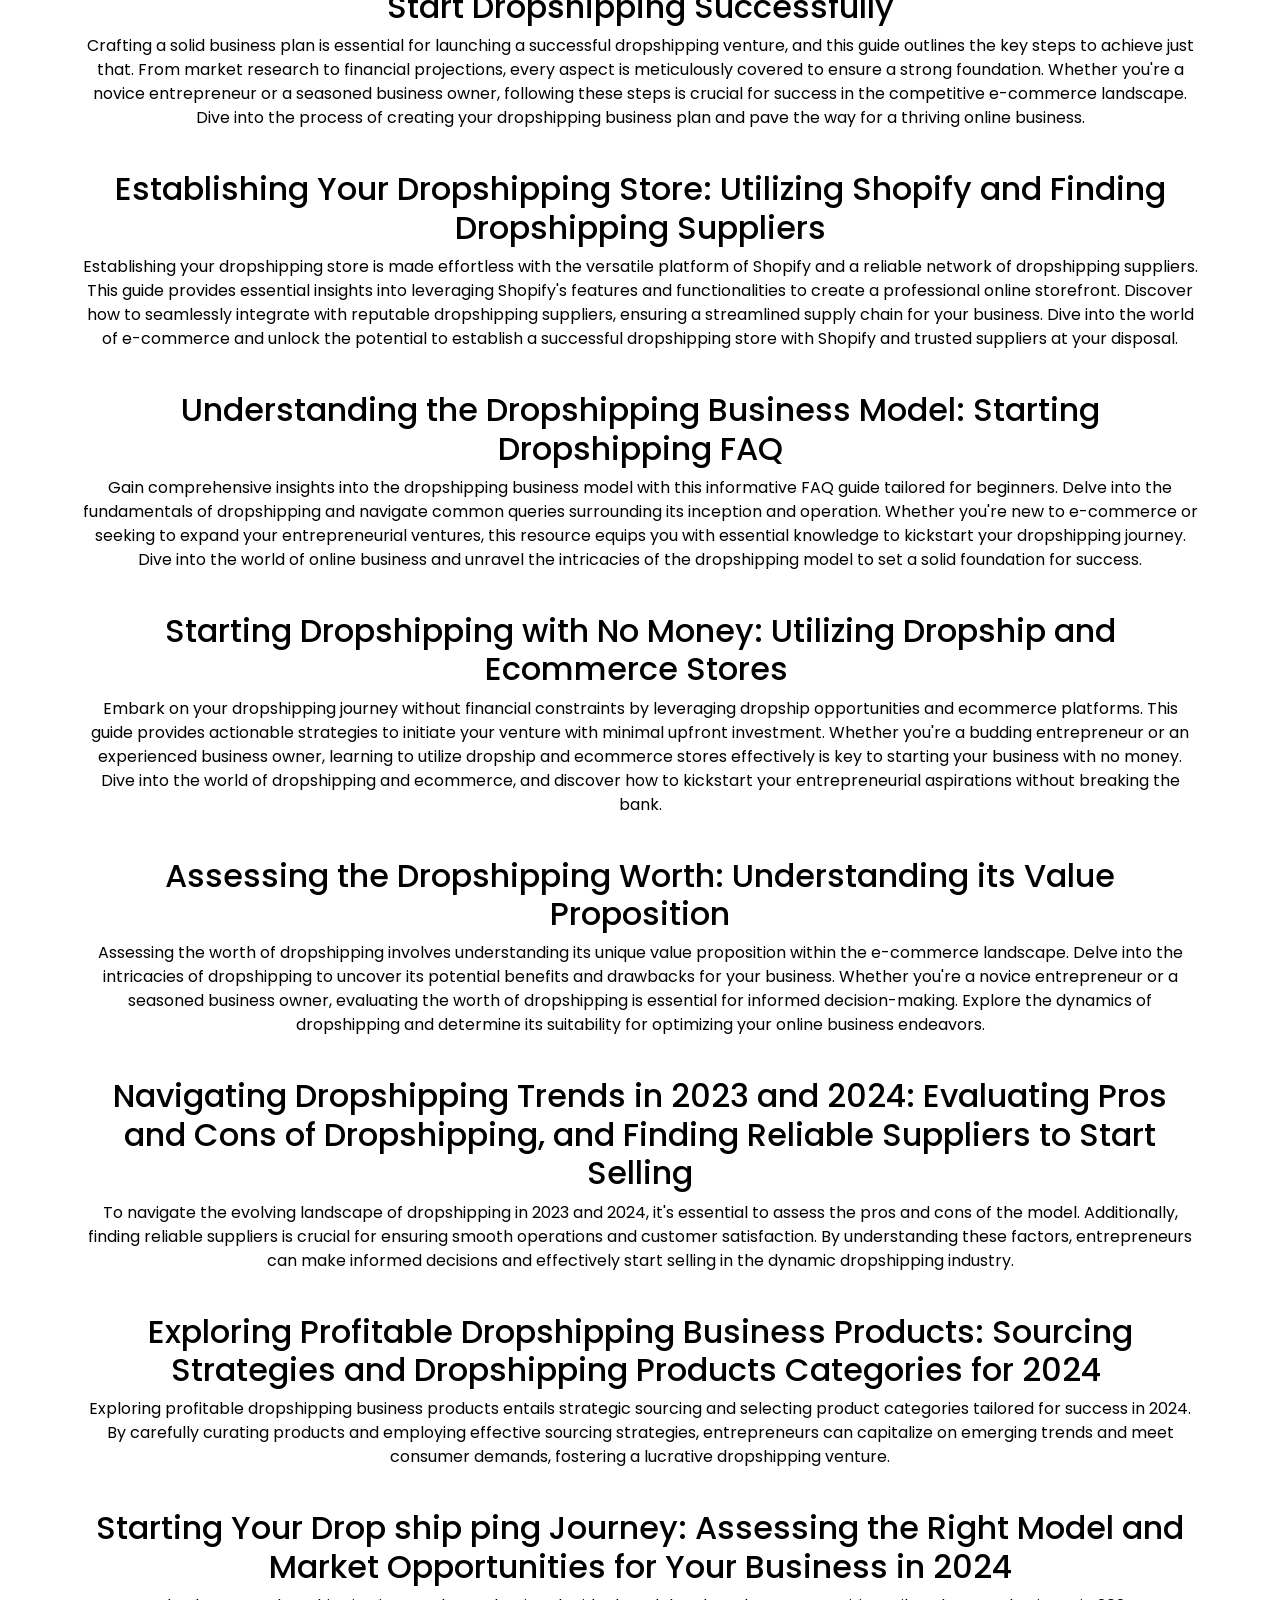
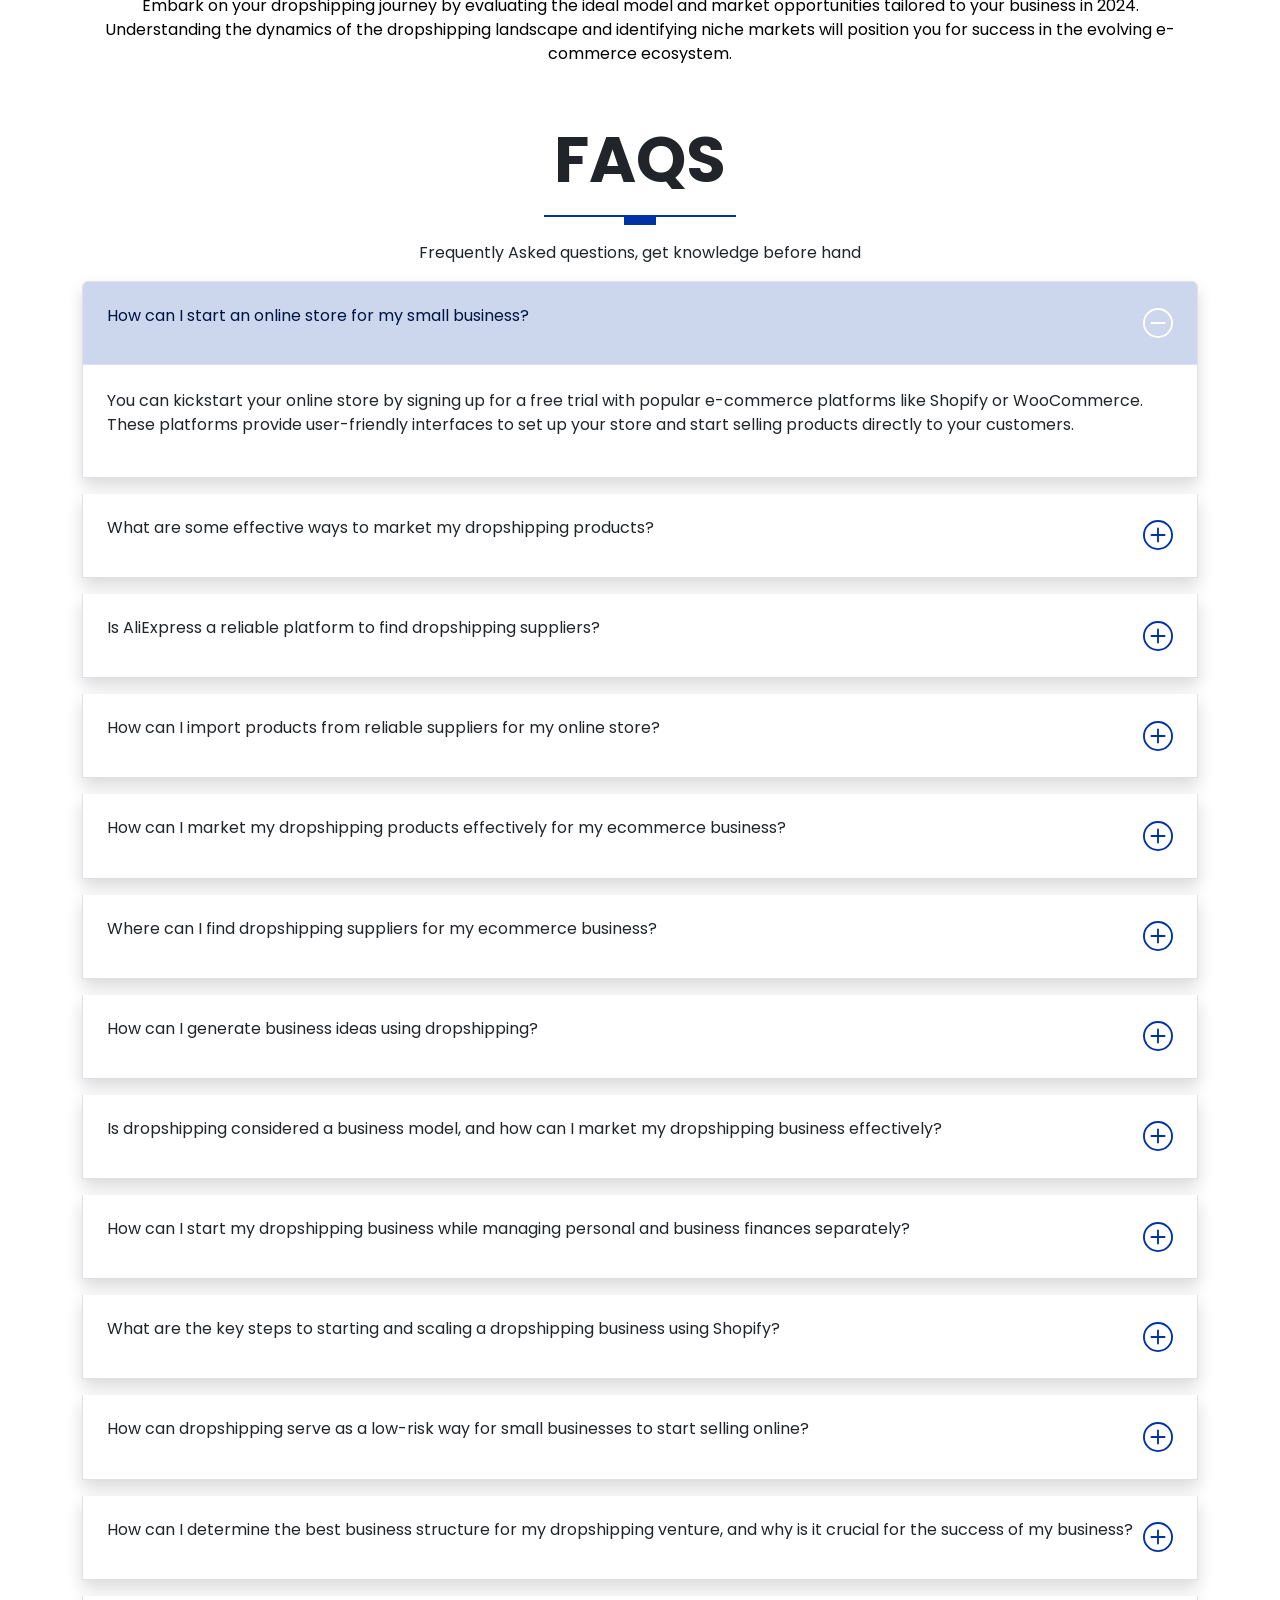
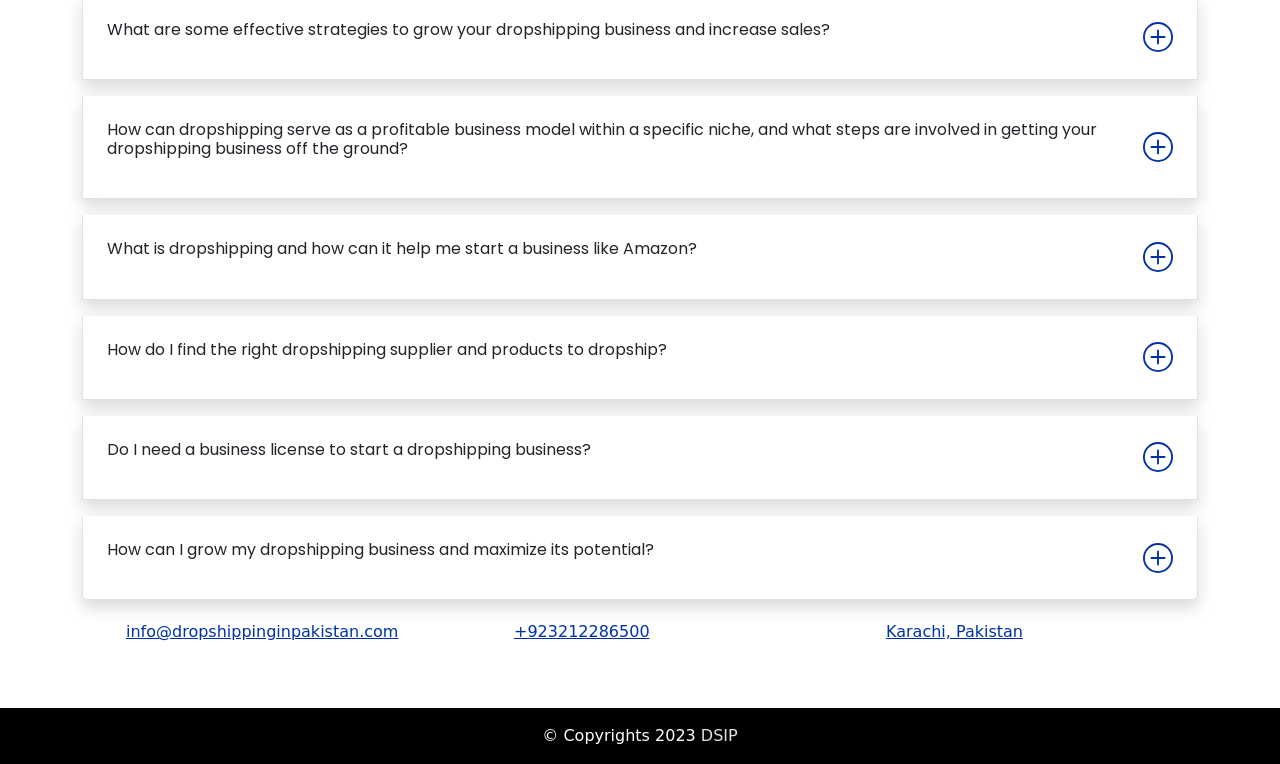
<file: easy-way-dropship.html>
<!doctype html>
<html lang="en">
  <head>
    <meta charset="utf-8">
    <meta name="viewport" content="width=device-width, initial-scale=1">
    <meta name="description" content="Learn how to start a dropshipping business in easy way, leveraging platforms like Shopify to kickstart your journey. Explore resources for dropshipping for beginners and discover the steps to start dropshipping and establish a successful online venture............⭐⭐⭐">
    <meta name="keywords" content="Learn how to start a dropshipping business in easy way, leveraging platforms like Shopify to kickstart your journey. Explore resources for dropshipping for beginners and discover the steps to start dropshipping and establish a successful online venture ecommerce  way to start">
    <title>How To Start Dropshipping Business In 2024 | Easy Way to Start a Dropshipping Business With Shopify Complete Guide</title>
    <link rel="icon" type="image/png" href="images/favi.png">	
    <link rel="stylesheet" href="assets/css/style.css">
    <link rel="stylesheet" href="assets/css/fontawesome.css">
    <link href="https://fonts.googleapis.com/css2?family=Poppins:wght@400;500;600;700;800;900&display=swap" rel="stylesheet">
    <link rel="stylesheet" href="assets/vendors/css/glightbox.min.css">
  </head>
  <body>
    <!-- begin navbar here -->
    <nav class="navbar navbar-expand-lg navbar-dark bg-primary menu ">
      <div class="container d-flex justify-content-center">
        <a class="navbar-brand fw-bold" href="https://www.dropshippinginpakistan.com/">Drop Shipping In Pakistan
        </a>
      </div>
    </nav>
    <!-- end navbar here -->
    <!-- begin services here -->
    <section id="services" class="services">
      <div class="container  text-black">
        <div class="row text-center">
          <h1 class="display-3 fw-bold text-black">Discover the Easy Way to Dropship with PLDS for a Successful</h1>
          <div class="heading-line mb-1"></div>
        </div>
      
      <div class="row text-center">
        <div class="col-sm-12">
          <h1>2024 Dropshipping Trends: A Comprehensive Guide to Starting Your Dropshipping Business</h1>
          <p>In 2024, dropshipping continues to evolve, reflecting changing consumer behaviors and market dynamics. This comprehensive guide provides insights into the latest dropshipping trends, equipping entrepreneurs with the knowledge to launch and thrive in their dropshipping business. Whether you're a seasoned entrepreneur or a newcomer, understanding these trends is crucial for navigating the competitive landscape and achieving success in the dynamic world of e-commerce.</p>
          <br>
          <h1>The Ultimate Step-by-Step Guide to Starting Dropshipping in 2024: From Trending Products to Building Your Business</h1>
          <p>Embark on your dropshipping journey with confidence in 2024 using this ultimate step-by-step guide. From identifying trending products to building a robust business foundation, every aspect is meticulously covered. Whether you're a novice or seasoned entrepreneur, this comprehensive resource ensures you're equipped with the knowledge and strategies needed to thrive in the dynamic world of dropshipping. Follow the guide's systematic approach to navigate challenges and capitalize on opportunities in the ever-evolving e-commerce landscape.</p>
          <br>
          <h1>Starting a Dropshipping Business in 2024: The Complete Guide for Beginners</h1>
          <p>Begin your entrepreneurial journey in 2024 with confidence using this comprehensive guide tailored for beginners. From understanding the fundamentals of dropshipping to navigating the intricacies of the e-commerce landscape, this guide covers it all. Whether you're new to business or looking to expand your ventures, this resource equips you with the knowledge and tools necessary to establish a successful dropshipping business. Dive into the world of online entrepreneurship and unlock your potential for success with this complete guide.</p>
          <br>
          <h1>Dropship Made Easy: A Step-by-Step Way to Start Dropshipping with No Money in 2024</h1>
          <p>Explore the simplicity of dropshipping with this step-by-step guide tailored for 2024. Learn how to launch your venture without upfront capital, leveraging innovative strategies and resources. Whether you're a newcomer to e-commerce or a seasoned entrepreneur, this comprehensive roadmap empowers you to kickstart your dropshipping journey with confidence. Dive into the world of online business and discover how to turn your aspirations into reality, even with limited funds.</p>
          <br>
          <h1>Step by Step Guide to Dropshipping for Beginners: Mastering the Basics</h1>
          <p>Embark on your dropshipping journey with ease using this step-by-step guide designed for beginners. Gain mastery over the fundamentals of dropshipping and navigate the intricate landscape of e-commerce effortlessly. Whether you're new to online business or seeking to expand your entrepreneurial skills, this comprehensive resource provides a solid foundation. Dive into the basics of dropshipping and unlock the potential to thrive in the dynamic world of e-commerce.</p>
          <br>
          <h1>The Ultimate Guide To Dropshipping: A Complete Dropshipping Step-by-Step for Beginners</h1>
          <p>Discover the ultimate resource for beginners in the realm of dropshipping with this comprehensive guide. Delve into every step of the dropshipping process, from inception to execution, ensuring a thorough understanding of the intricacies involved. Whether you're new to e-commerce or seasoned in business, this guide equips you with the knowledge and strategies to embark on a successful dropshipping journey. Unravel the complexities of dropshipping and pave your path to entrepreneurial success with this invaluable resource.</p>
          <br>
          <h1>Easiest Way to Start Dropshipping: Exploring the Best Methods for Launching Your Profitable Business</h1>
          <p>Starting dropshipping is easiest with platforms like Shopify or WooCommerce, offering user-friendly interfaces. Utilize dropshipping suppliers to source products without inventory hassles. Launch your profitable venture swiftly with minimal upfront costs and maximum flexibility.</p>
          <br>
          <h1>Shopify Dropshipping: Leveraging the Easiest Way to Start and Scale Your Ecommerce Venture</h1>
          <p>With Shopify dropshipping, entrepreneurs can seamlessly begin and expand their online businesses. It offers a user-friendly interface and integrates smoothly with various apps and services. This platform empowers sellers to focus on growth while Shopify handles the technicalities.</p>
          <br>
          <h1>Amazon Dropshipping in 2023: The Most Profitable Approach to Launching Your Business</h1>
          <p>In 2023, Amazon dropshipping remains a lucrative avenue for aspiring entrepreneurs to kickstart their ventures. Leveraging Amazon's vast customer base and logistics network, sellers can efficiently launch their businesses and reach a broader audience. This approach offers a seamless entry into e-commerce, with the potential for significant profitability.</p>
          <br>
          <h1>Best Way to Start a Profitable Dropshipping Business: Utilizing Shopify and Amazon for Success</h1>
          <p>The optimal strategy for launching a lucrative dropshipping enterprise involves leveraging platforms like Shopify and Amazon. By combining Shopify's robust e-commerce tools with Amazon's extensive customer reach, entrepreneurs can establish a highly profitable business model. This approach maximizes visibility, sales potential, and scalability, ensuring long-term success in the competitive e-commerce landscape.</p>
          <br>  	  
        </div>
      </div>
      </div>
    </section>

    <section id="services" class="services">
     <div class="container text-black"> 
    <div class="row text-center">
        <div class="col-sm-12">
          <h2>Exploring Dropshipping: Understanding the Business Model and Its Worth</h2>
          <p>Delve into the world of dropshipping and gain a comprehensive understanding of its business model and value proposition. This exploration provides insights into the merits and worth of dropshipping in the ever-evolving landscape of e-commerce. Whether you're a novice entrepreneur or a seasoned business owner, grasping the nuances of dropshipping is essential for maximizing its potential in your ventures. Dive deep into this dynamic business model and unlock its value for your entrepreneurial endeavors.</p>
          <br>
          <h2>Starting Your Dropshipping Journey: How to Start a Dropshipping Business with No Money</h2>
          <p>Embark on your dropshipping journey with confidence, even if you have no initial capital, using this comprehensive guide. Learn practical strategies and techniques to launch your business without financial barriers. Whether you're a newcomer to e-commerce or a seasoned entrepreneur looking to minimize startup costs, this guide provides invaluable insights. Dive into the world of dropshipping and discover how to turn your entrepreneurial aspirations into reality with limited funds.</p>
          <br>
          <h2>Creating a Dropshipping Business Plan in Easy Way: Key Steps to Start Dropshipping Successfully</h2>
          <p>Crafting a solid business plan is essential for launching a successful dropshipping venture, and this guide outlines the key steps to achieve just that. From market research to financial projections, every aspect is meticulously covered to ensure a strong foundation. Whether you're a novice entrepreneur or a seasoned business owner, following these steps is crucial for success in the competitive e-commerce landscape. Dive into the process of creating your dropshipping business plan and pave the way for a thriving online business.</p>
          <br>
          <h2>Establishing Your Dropshipping Store: Utilizing Shopify and Finding Dropshipping Suppliers</h2>
          <p>Establishing your dropshipping store is made effortless with the versatile platform of Shopify and a reliable network of dropshipping suppliers. This guide provides essential insights into leveraging Shopify's features and functionalities to create a professional online storefront. Discover how to seamlessly integrate with reputable dropshipping suppliers, ensuring a streamlined supply chain for your business. Dive into the world of e-commerce and unlock the potential to establish a successful dropshipping store with Shopify and trusted suppliers at your disposal.</p>
          <br>
          <h2>Understanding the Dropshipping Business Model: Starting Dropshipping FAQ</h2>
          <p>Gain comprehensive insights into the dropshipping business model with this informative FAQ guide tailored for beginners. Delve into the fundamentals of dropshipping and navigate common queries surrounding its inception and operation. Whether you're new to e-commerce or seeking to expand your entrepreneurial ventures, this resource equips you with essential knowledge to kickstart your dropshipping journey. Dive into the world of online business and unravel the intricacies of the dropshipping model to set a solid foundation for success.</p>
          <br>
          <h2>Starting Dropshipping with No Money: Utilizing Dropship and Ecommerce Stores </h2>
          <p>Embark on your dropshipping journey without financial constraints by leveraging dropship opportunities and ecommerce platforms. This guide provides actionable strategies to initiate your venture with minimal upfront investment. Whether you're a budding entrepreneur or an experienced business owner, learning to utilize dropship and ecommerce stores effectively is key to starting your business with no money. Dive into the world of dropshipping and ecommerce, and discover how to kickstart your entrepreneurial aspirations without breaking the bank.</p>
          <br>
          <h2>Assessing the Dropshipping Worth: Understanding its Value Proposition</h2>
          <p>Assessing the worth of dropshipping involves understanding its unique value proposition within the e-commerce landscape. Delve into the intricacies of dropshipping to uncover its potential benefits and drawbacks for your business. Whether you're a novice entrepreneur or a seasoned business owner, evaluating the worth of dropshipping is essential for informed decision-making. Explore the dynamics of dropshipping and determine its suitability for optimizing your online business endeavors.</p>
          <br>
          <h2>Navigating Dropshipping Trends in 2023 and 2024: Evaluating Pros and Cons of Dropshipping, and Finding Reliable Suppliers to Start Selling</h2>
          <p>To navigate the evolving landscape of dropshipping in 2023 and 2024, it's essential to assess the pros and cons of the model. Additionally, finding reliable suppliers is crucial for ensuring smooth operations and customer satisfaction. By understanding these factors, entrepreneurs can make informed decisions and effectively start selling in the dynamic dropshipping industry.</p>
          <br>
          <h2>Exploring Profitable Dropshipping Business Products: Sourcing Strategies and Dropshipping Products Categories for 2024 </h2>
          <p>Exploring profitable dropshipping business products entails strategic sourcing and selecting product categories tailored for success in 2024. By carefully curating products and employing effective sourcing strategies, entrepreneurs can capitalize on emerging trends and meet consumer demands, fostering a lucrative dropshipping venture.</p>
          <br>
          <h2>Starting Your Drop ship ping Journey: Assessing the Right Model and Market Opportunities for Your Business in 2024</h2>
          <p>Embark on your dropshipping journey by evaluating the ideal model and market opportunities tailored to your business in 2024. Understanding the dynamics of the dropshipping landscape and identifying niche markets will position you for success in the evolving e-commerce ecosystem.</p>
          <br>          
        </div>
      </div>
      </div></section>  

    <!-- begin faq here -->
    <section id="faq" class="faq">
      <div class="container">
        <div class="row text-center">
          <h2 class="display-3 fw-bold text-uppercase">Faqs</h2>
          <div class="heading-line"></div>
          <p>Frequently Asked questions, get knowledge before hand</p>
        </div>

        <div class="row">
          <div class="col-md-12">
            <div class="accordion" id="accordionExample">
              <div class="accordion-item mb-3 shadow">
                <h2 class="accordion-header" id="headingOne">
                  <button class="accordion-button" type="button" data-bs-toggle="collapse" data-bs-target="#collapseOne" aria-expanded="true" aria-controls="collapseOne">
                    <p>How can I start an online store for my small business?</p>
                  </button>
                </h2>
                <div id="collapseOne" class="accordion-collapse collapse show" aria-labelledby="headingOne" data-bs-parent="#accordionExample">
                  <div class="accordion-body">
                  	<p>You can kickstart your online store by signing up for a free trial with popular e-commerce platforms like Shopify or WooCommerce. These platforms provide user-friendly interfaces to set up your store and start selling products directly to your customers.</p>
                   </div>
                </div>
              </div>
              <div class="accordion-item mb-3 shadow">
                <h2 class="accordion-header" id="headingTwo">
                  <button class="accordion-button collapsed" type="button" data-bs-toggle="collapse" data-bs-target="#collapseTwo" aria-expanded="false" aria-controls="collapseTwo">
                  	<p>What are some effective ways to market my dropshipping products?</p>
                  </button>
                </h2>
                <div id="collapseTwo" class="accordion-collapse collapse" aria-labelledby="headingTwo" data-bs-parent="#accordionExample">
                  <div class="accordion-body">
                  	<p>Utilize search engine optimization (SEO) techniques to optimize your online store's visibility on search engines. Additionally, leverage social media marketing and email campaigns to reach your target audience and drive sales.</p>
                  </div>
                </div>
              </div>
              <div class="accordion-item mb-3 shadow">
                <h2 class="accordion-header" id="headingThree">
                  <button class="accordion-button collapsed" type="button" data-bs-toggle="collapse" data-bs-target="#collapseThree" aria-expanded="false" aria-controls="collapseThree">
                  	<p>Is AliExpress a reliable platform to find dropshipping suppliers?</p>
                  </button>
                </h2>
                <div id="collapseThree" class="accordion-collapse collapse" aria-labelledby="headingThree" data-bs-parent="#accordionExample">
                  <div class="accordion-body">
                  	<p>AliExpress is a popular platform for dropshipping, offering a wide range of products at competitive prices. However, it's essential to thoroughly research and vet suppliers to ensure reliability and product quality before importing products for your online store.</p>
                   </div>
                </div>
              </div>

              <div class="accordion-item mb-3 shadow">
                <h2 class="accordion-header" id="headingFour">
                  <button class="accordion-button collapsed" type="button" data-bs-toggle="collapse" data-bs-target="#collapseFour" aria-expanded="false" aria-controls="collapseFour">
                  	<p>How can I import products from reliable suppliers for my online store?</p>
                  </button>
                </h2>
                <div id="collapseFour" class="accordion-collapse collapse" aria-labelledby="headingFour" data-bs-parent="#accordionExample">
                  <div class="accordion-body">
                  	<p>You can find dropshipping suppliers through online directories or platforms like Alibaba or SaleHoo. Once you've identified reliable suppliers, you can import products directly into your online store and offer them to your customers with confidence.</p>
                  </div>
                </div>
              </div>
              <div class="accordion-item mb-3 shadow">
                <h2 class="accordion-header" id="headingFive">
                  <button class="accordion-button collapsed" type="button" data-bs-toggle="collapse" data-bs-target="#collapseFive" aria-expanded="false" aria-controls="collapseFive">
                  	<p>How can I market my dropshipping products effectively for my ecommerce business?</p>
                  </button>
                </h2>
                <div id="collapseFive" class="accordion-collapse collapse" aria-labelledby="headingFive" data-bs-parent="#accordionExample">
                  <div class="accordion-body">
                  	<p>To effectively market your dropshipping products, consider utilizing various digital marketing strategies such as social media marketing, email campaigns, influencer partnerships, and search engine optimization (SEO). These approaches can help increase brand visibility and attract potential customers to your online store.</p>
                   </div>
                </div>
              </div>

              <div class="accordion-item mb-3 shadow">
                <h2 class="accordion-header" id="headingSix">
                  <button class="accordion-button collapsed" type="button" data-bs-toggle="collapse" data-bs-target="#collapseSix" aria-expanded="false" aria-controls="collapseSix">
                  	<p>Where can I find dropshipping suppliers for my ecommerce business?</p>
                  </button>
                </h2>
                <div id="collapseSix" class="accordion-collapse collapse" aria-labelledby="headingSix" data-bs-parent="#accordionExample">
                  <div class="accordion-body">
                  	<p>You can find dropshipping suppliers through online directories, platforms like AliExpress or SaleHoo, or by directly contacting manufacturers. Ensure you thoroughly research and vet suppliers to ensure they offer the products you want and meet your business needs.</p>
                   </div>
                </div>
              </div>

              <div class="accordion-item mb-3 shadow">
                <h2 class="accordion-header" id="headingSeven">
                  <button class="accordion-button collapsed" type="button" data-bs-toggle="collapse" data-bs-target="#collapseSeven" aria-expanded="false" aria-controls="collapseSeven">
                  	<p>How can I generate business ideas using dropshipping?</p>
                  </button>
                </h2>
                <div id="collapseSeven" class="accordion-collapse collapse" aria-labelledby="headingSeven" data-bs-parent="#accordionExample">
                  <div class="accordion-body">
                  	<p>You can explore various niches and product categories to find a dropshipping business idea that aligns with your interests and market demand. Conduct market research, analyze trends, and identify gaps in the market to discover lucrative opportunities for your dropshipping venture.</p>
                  </div>
                </div>
              </div>

              <div class="accordion-item mb-3 shadow">
                <h2 class="accordion-header" id="headingEight">
                  <button class="accordion-button collapsed" type="button" data-bs-toggle="collapse" data-bs-target="#collapseEight" aria-expanded="false" aria-controls="collapseEight">
                  	<p>Is dropshipping considered a business model, and how can I market my dropshipping business effectively?</p>
                  </button>
                </h2>
                <div id="collapseEight" class="accordion-collapse collapse" aria-labelledby="headingEight" data-bs-parent="#accordionExample">
                  <div class="accordion-body">
                  	<p>Yes, dropshipping is a business model wherein you sell products online without holding inventory. To market your dropshipping business, utilize various strategies such as social media marketing, search engine optimization (SEO), email campaigns, and influencer partnerships to reach your target audience and promote your products effectively.</p>
                   </div>
                </div>
              </div>

              <div class="accordion-item mb-3 shadow">
                <h2 class="accordion-header" id="headingNine">
                  <button class="accordion-button collapsed" type="button" data-bs-toggle="collapse" data-bs-target="#collapseNine" aria-expanded="false" aria-controls="collapseNine">
 					          <p>How can I start my dropshipping business while managing personal and business finances separately?</p>
                  </button>
                </h2>
                <div id="collapseNine" class="accordion-collapse collapse" aria-labelledby="headingNine" data-bs-parent="#accordionExample">
                  <div class="accordion-body">
                  	<p>To maintain separation between personal and business finances, consider establishing your dropshipping business as a separate legal entity, such as a limited liability company (LLC) or corporation. Open a business bank account, obtain necessary licenses and permits, and keep meticulous records of your business transactions to ensure financial clarity and compliance.</p>
                   </div>
                </div>
              </div>


              <div class="accordion-item mb-3 shadow">
                <h2 class="accordion-header" id="headingTen">
                  <button class="accordion-button collapsed" type="button" data-bs-toggle="collapse" data-bs-target="#collapseTen" aria-expanded="false" aria-controls="collapseTen">
                  	<p>What are the key steps to starting and scaling a dropshipping business using Shopify?</p>
                  </button>
                </h2>
                <div id="collapseTen" class="accordion-collapse collapse" aria-labelledby="headingTen" data-bs-parent="#accordionExample">
                  <div class="accordion-body">
                  	<p>To start and scale your dropshipping business with Shopify, begin by signing up for a free trial of Shopify and setting up your online store. Next, research and select the products you want to sell, find reliable suppliers, and list your products on your Shopify store. Utilize Shopify's built-in tools and apps to market your products, streamline operations, and scale your business as it grows.</p>
                   </div>
                </div>
              </div>


              <div class="accordion-item mb-3 shadow">
                <h2 class="accordion-header" id="headingEleven">
                  <button class="accordion-button collapsed" type="button" data-bs-toggle="collapse" data-bs-target="#collapseEleven" aria-expanded="false" aria-controls="collapseEleven">
                  	<p>How can dropshipping serve as a low-risk way for small businesses to start selling online?</p>
                  </button>
                </h2>
                <div id="collapseEleven" class="accordion-collapse collapse" aria-labelledby="headingEleven" data-bs-parent="#accordionExample">
                  <div class="accordion-body">
                  	<p>Dropshipping offers a low-risk business model for small businesses as it allows you to start selling online without the need to invest in inventory upfront. By leveraging dropshipping platforms and wholesale accounts, you can access a wide range of products to sell without bearing the inventory costs. Additionally, the ability to test multiple product niches and scale your business gradually further minimizes risk and maximizes potential profitability.</p>
                   </div>
                </div>
              </div>

              <div class="accordion-item mb-3 shadow">
                <h2 class="accordion-header" id="headingTwelve">
                  <button class="accordion-button collapsed" type="button" data-bs-toggle="collapse" data-bs-target="#collapseTwelve" aria-expanded="false" aria-controls="collapseTwelve">
                  	<p>How can I determine the best business structure for my dropshipping venture, and why is it crucial for the success of my business?</p>
                  </button>
                </h2>
                <div id="collapseTwelve" class="accordion-collapse collapse" aria-labelledby="headingTwelve" data-bs-parent="#accordionExample">
                  <div class="accordion-body">
                  	<p>Choosing the right business structure, such as an LLC or corporation, is essential for protecting personal assets and establishing a legitimate business entity. To learn how to start, consider consulting with legal and financial experts to ensure compliance and set a solid foundation for your dropshipping business's growth.</p>
                   </div>
                </div>
              </div>

              <div class="accordion-item mb-3 shadow">
                <h2 class="accordion-header" id="headingThirteen">
                  <button class="accordion-button collapsed" type="button" data-bs-toggle="collapse" data-bs-target="#collapseThirteen" aria-expanded="false" aria-controls="collapseThirteen">
                  	<p>What are some effective strategies to grow your dropshipping business and increase sales?</p>
                  </button>
                </h2>
                <div id="collapseThirteen" class="accordion-collapse collapse" aria-labelledby="headingThirteen" data-bs-parent="#accordionExample">
                  <div class="accordion-body">
                  	<p>To grow your dropshipping business successfully, focus on finding reliable suppliers, sourcing trending products, and effectively marketing the products to customers. Utilize SEO, social media marketing, and email campaigns to attract customers and drive sales. Additionally, continuously search for new products, refine your marketing strategies, and prioritize customer satisfaction to enhance the success of your dropshipping venture.</p>
                   </div>
                </div>
              </div>

               <div class="accordion-item mb-3 shadow">
                <h2 class="accordion-header" id="headingFourteen">
                  <button class="accordion-button collapsed" type="button" data-bs-toggle="collapse" data-bs-target="#collapseFourteen" aria-expanded="false" aria-controls="collapseFourteen">
                  	<p>How can dropshipping serve as a profitable business model within a specific niche, and what steps are involved in getting your dropshipping business off the ground?</p>
                  </button>
                </h2>
                <div id="collapseFourteen" class="accordion-collapse collapse" aria-labelledby="headingFourteen" data-bs-parent="#accordionExample">
                  <div class="accordion-body">
                    <p>Dropshipping offers a great option for entrepreneurs looking to start an online business without the need to invest in inventory upfront. By blending their personal and business efforts, individuals can leverage dropshipping ecommerce platforms and wholesale accounts to access a wide range of products. To start building your dropshipping business, begin by identifying a profitable niche, finding reliable dropshipping partners, and listing trending products on your online store. With the right strategy and determination, you can establish a legitimate and successful dropshipping venture.</p>
                   </div>
                </div>
              </div>

            <div class="accordion-item mb-3 shadow">
                <h2 class="accordion-header" id="headingFifteen">
                  <button class="accordion-button collapsed" type="button" data-bs-toggle="collapse" data-bs-target="#collapseFifteen" aria-expanded="false" aria-controls="collapseFifteen">
                  	<p>What is dropshipping and how can it help me start a business like Amazon?</p>
                  </button>
                </h2>
                <div id="collapseFifteen" class="accordion-collapse collapse" aria-labelledby="headingFifteen" data-bs-parent="#accordionExample">
                  <div class="accordion-body">
                  	<p>Dropshipping is an ecommerce business model that allows you to sell products online without needing to keep inventory. You list products from a supplier on your online store and only purchase the items when you make a sale. This eliminates the need for storage space and upfront investment in inventory, similar to how Amazon operates.</p>
                   </div>
                </div>
              </div>


              <div class="accordion-item mb-3 shadow">
                <h2 class="accordion-header" id="headingSixteen">
                  <button class="accordion-button collapsed" type="button" data-bs-toggle="collapse" data-bs-target="#collapseSixteen" aria-expanded="false" aria-controls="collapseSixteen">
                  	<p>How do I find the right dropshipping supplier and products to dropship?</p>
                  </button>
                </h2>
                <div id="collapseSixteen" class="accordion-collapse collapse" aria-labelledby="headingSixteen" data-bs-parent="#accordionExample">
                  <div class="accordion-body">
                  	<p>Finding the best products and dropshipping suppliers is crucial for success. You can start by researching different dropshipping companies and evaluating their product quality, shipping times, and shipping costs. Consider your niche and target market when selecting products to ensure they align with your business goals.</p>
                   </div>
                </div>
              </div>

              <div class="accordion-item mb-3 shadow">
                <h2 class="accordion-header" id="headingSeventeen">
                  <button class="accordion-button collapsed" type="button" data-bs-toggle="collapse" data-bs-target="#collapseSeventeen" aria-expanded="false" aria-controls="collapseSeventeen">
                  	<p>Do I need a business license to start a dropshipping business?</p>
                  </button>
                </h2>
                <div id="collapseSeventeen" class="accordion-collapse collapse" aria-labelledby="headingSeventeen" data-bs-parent="#accordionExample">
                  <div class="accordion-body">
                  	<p>Generally, you'll need to register your business and obtain any necessary licenses and permits, depending on your location and the type of products you're selling. It's important to research the legal requirements in your area and ensure you're compliant before starting your dropshipping venture.</p>
                   </div>
                </div>
              </div>

            <div class="accordion-item mb-3 shadow">
                <h2 class="accordion-header" id="headingEighteen">
                  <button class="accordion-button collapsed" type="button" data-bs-toggle="collapse" data-bs-target="#collapseEighteen" aria-expanded="false" aria-controls="collapseEighteen">
                  	<p>How can I grow my dropshipping business and maximize its potential?</p>
                  </button>
                </h2>
                <div id="collapseEighteen" class="accordion-collapse collapse" aria-labelledby="headingEighteen" data-bs-parent="#accordionExample">
                  <div class="accordion-body">
                  	<p>To grow your business, focus on building your online store, offering excellent customer service, and marketing your products effectively. Continuously analyze your performance metrics, such as sales data and customer feedback, to identify areas for improvement. Additionally, consider expanding your product range and exploring new dropshipping services to attract more customers and increase revenue.</p>
                   </div>
                </div>
              </div>

            

            </div>
          </div>
        </div>  
      </div>
    </section>
    <!-- end faq here -->

    <!-- end service here -->
    <!-- begin footer here -->
    <footer class="footer">
        <div class="container">
            <div class="row">
                
                <div class="col-lg-4 col-md-4 contact-box pt-1 d-md-block d-lg-flex d-flex">
                    <div class="contact-box__icon">
                        <svg xmlns="http://www.w3.org/2000/svg" class="icon icon-tabler icon-tabler-mail-opened" width="44" height="44" viewBox="0 0 24 24" stroke-width="1.5" fill="none" stroke-linecap="round" stroke-linejoin="round">
                              <path stroke="none" d="M0 0h24v24H0z" fill="none"/>
                              <path d="M3 9l9 6l9 -6l-9 -6l-9 6" />
                              <path d="M21 9v10a2 2 0 0 1 -2 2h-14a2 2 0 0 1 -2 -2v-10" />
                              <path d="M3 19l6 -6" />
                              <path d="M15 13l6 6" />
                            </svg>
                    </div>  
                    <div class="contact-box__info">
                        <a href="#" class="contact-box__info--title">info@dropshippinginpakistan.com</a>
                        <p class="contact-box__info--subtitle text-white">Online Support</p>
                    </div>  
                </div>

                <div class="col-lg-4 col-md-4 contact-box pt-1 d-md-block d-lg-flex d-flex">
                    <div class="contact-box__icon">
                        <svg xmlns="http://www.w3.org/2000/svg" class="icon icon-tabler icon-tabler-phone-call" width="52" height="44" viewBox="0 0 24 24" stroke-width="1.5" fill="none" stroke-linecap="round" stroke-linejoin="round">
                              <path stroke="none" d="M0 0h24v24H0z" fill="none"/>
                              <path d="M5 4h4l2 5l-2.5 1.5a11 11 0 0 0 5 5l1.5 -2.5l5 2v4a2 2 0 0 1 -2 2a16 16 0 0 1 -15 -15a2 2 0 0 1 2 -2" />
                              <path d="M15 7a2 2 0 0 1 2 2" />
                              <path d="M15 3a6 6 0 0 1 6 6" />
                            </svg>
                    </div>  
                    <div class="contact-box__info">
                        <a href="#" class="contact-box__info--title mright">+923212286500</a>
                        <p class="contact-box__info--subtitle text-white">Monday to Friday 12pm-6am You Want to Talk.........</p>
                    </div>  
                </div>

                <div class="col-lg-4 col-md-4 contact-box pt-1 d-md-block d-lg-flex d-flex">
                    <div class="contact-box__icon">
                        <svg xmlns="http://www.w3.org/2000/svg" class="icon icon-tabler icon-tabler-map-2" width="44" height="44" viewBox="0 0 24 24" stroke-width="1.5" fill="none" stroke-linecap="round" stroke-linejoin="round">
                            <path stroke="none" d="M0 0h24v24H0z" fill="none"/>
                              <path d="M12 18.5l-3 -1.5l-6 3v-13l6 -3l6 3l6 -3v7.5" />
                              <path d="M9 4v13" />
                              <path d="M15 7v5.5" />
                              <path d="M21.121 20.121a3 3 0 1 0 -4.242 0c.418 .419 1.125 1.045 2.121 1.879c1.051 -.89 1.759 -1.516 2.121 -1.879z" />
                              <path d="M19 18v.01" />
                            </svg>
                    </div>  
                    <div class="contact-box__info">
                        <a href="#" class="contact-box__info--title"> Karachi, Pakistan</a>
                        <p class="contact-box__info--subtitle text-white"> Office # F-124, First Floor, Central Mall, Behind Gul Plaza, Saddar</p>
                    </div>  
                </div>
            </div>
        </div>
        <div class="footer-bottom pt-3 pd-5 pb-3">
            <div class="container">
                <div class="row text-center text-white">
                    <div class="col-12">
                        <div class="footer-bottom__copyrights text-white">
                            &COPY; Copyrights 2023 <a href="#">DSIP</a>
                        </div>
                    </div>
                </div>
            </div>
        </div>
    </footer>
    <!-- end footer here -->

    <!-- begin back-to-top-button -->
        <a href="#" class="shadow btn btn-primary rounded-circle back-to-top">
            <i class="fas fa-chevron-up">.</i>
        </a>
    <!-- end back-to-top-button -->

    


    <script src="assets/js/bootstrap.bundle.min.js"></script>
    <script src="assets/vendors/js/glightbox.min.js"></script>
    <script>
      const lightbox = GLightbox({
        'href': 'https://youtu.be/8589m-vhGnA?si=vkQn7Is4Nnm6fNhg',
        'type': 'video',
        'source': 'youtube', //vimeo, youtube or local
        'width': 900,
      });
    </script>
  </body>
</html>
</file>
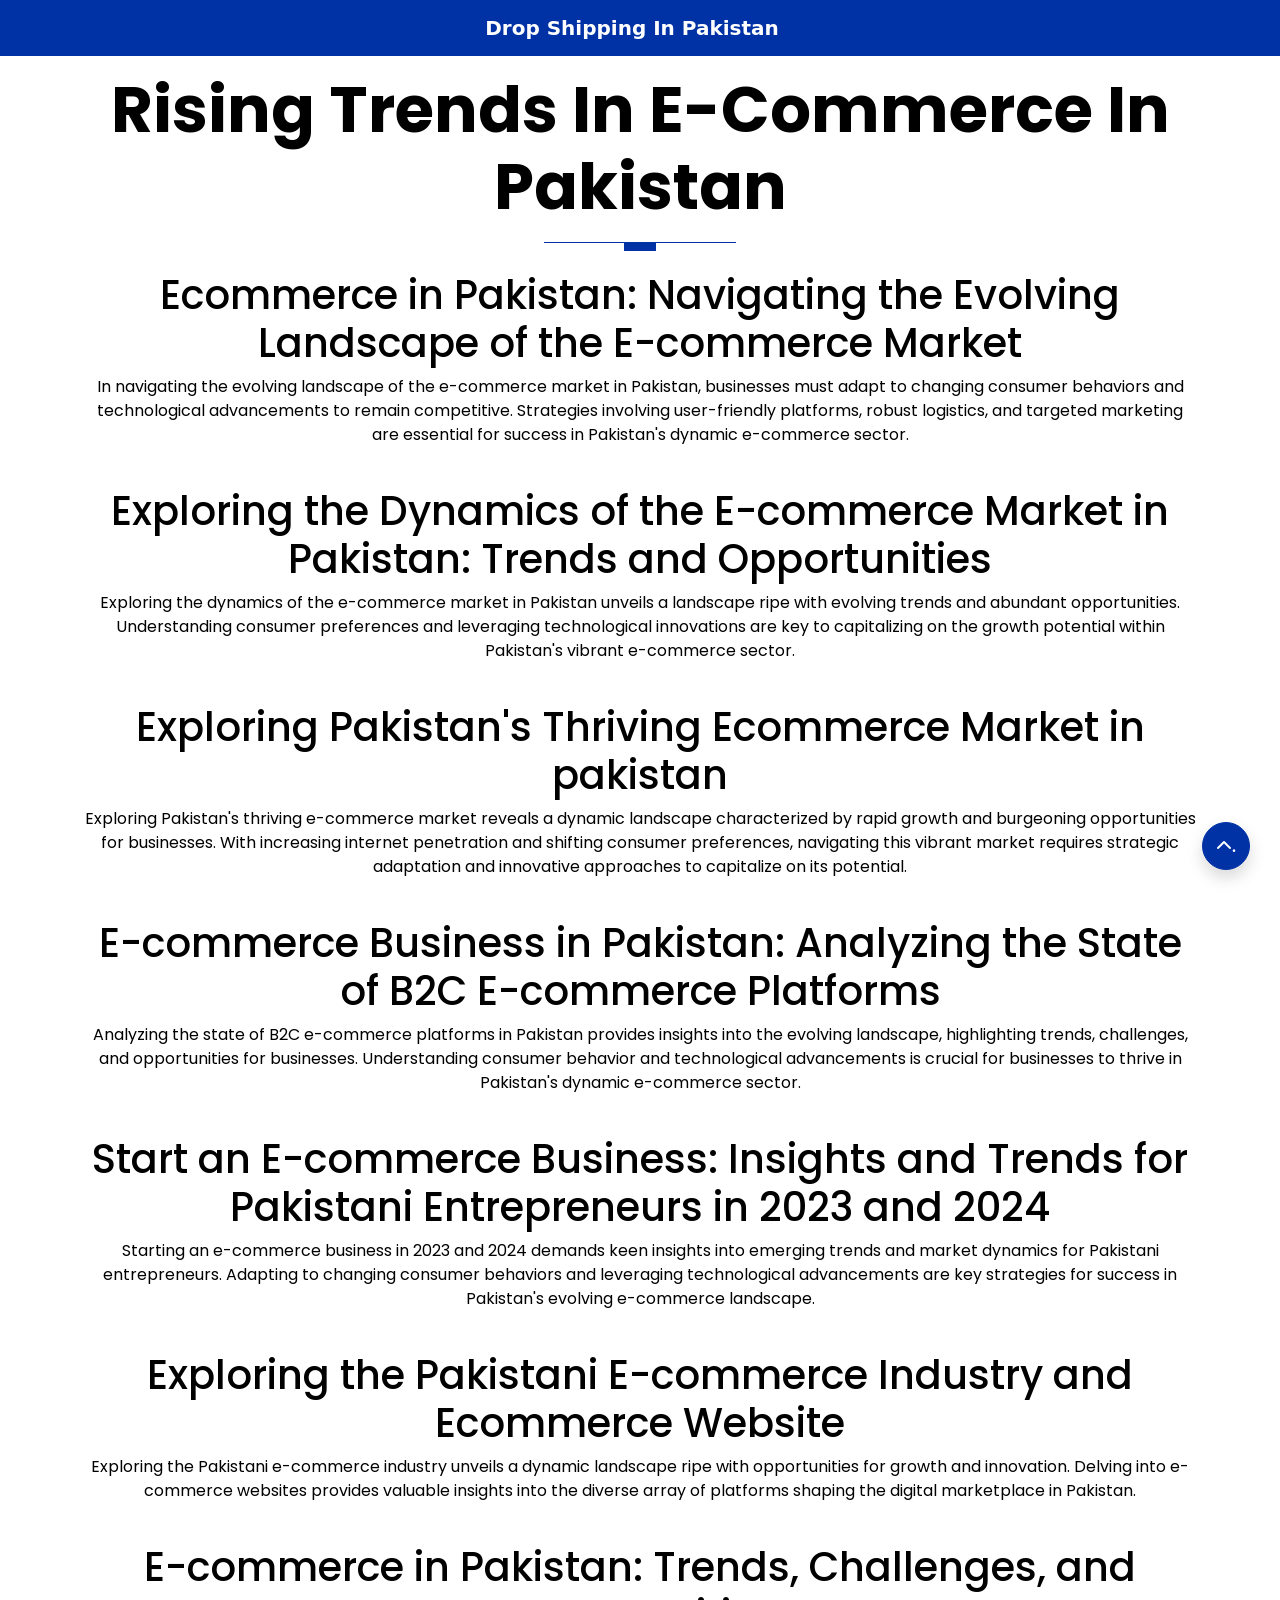
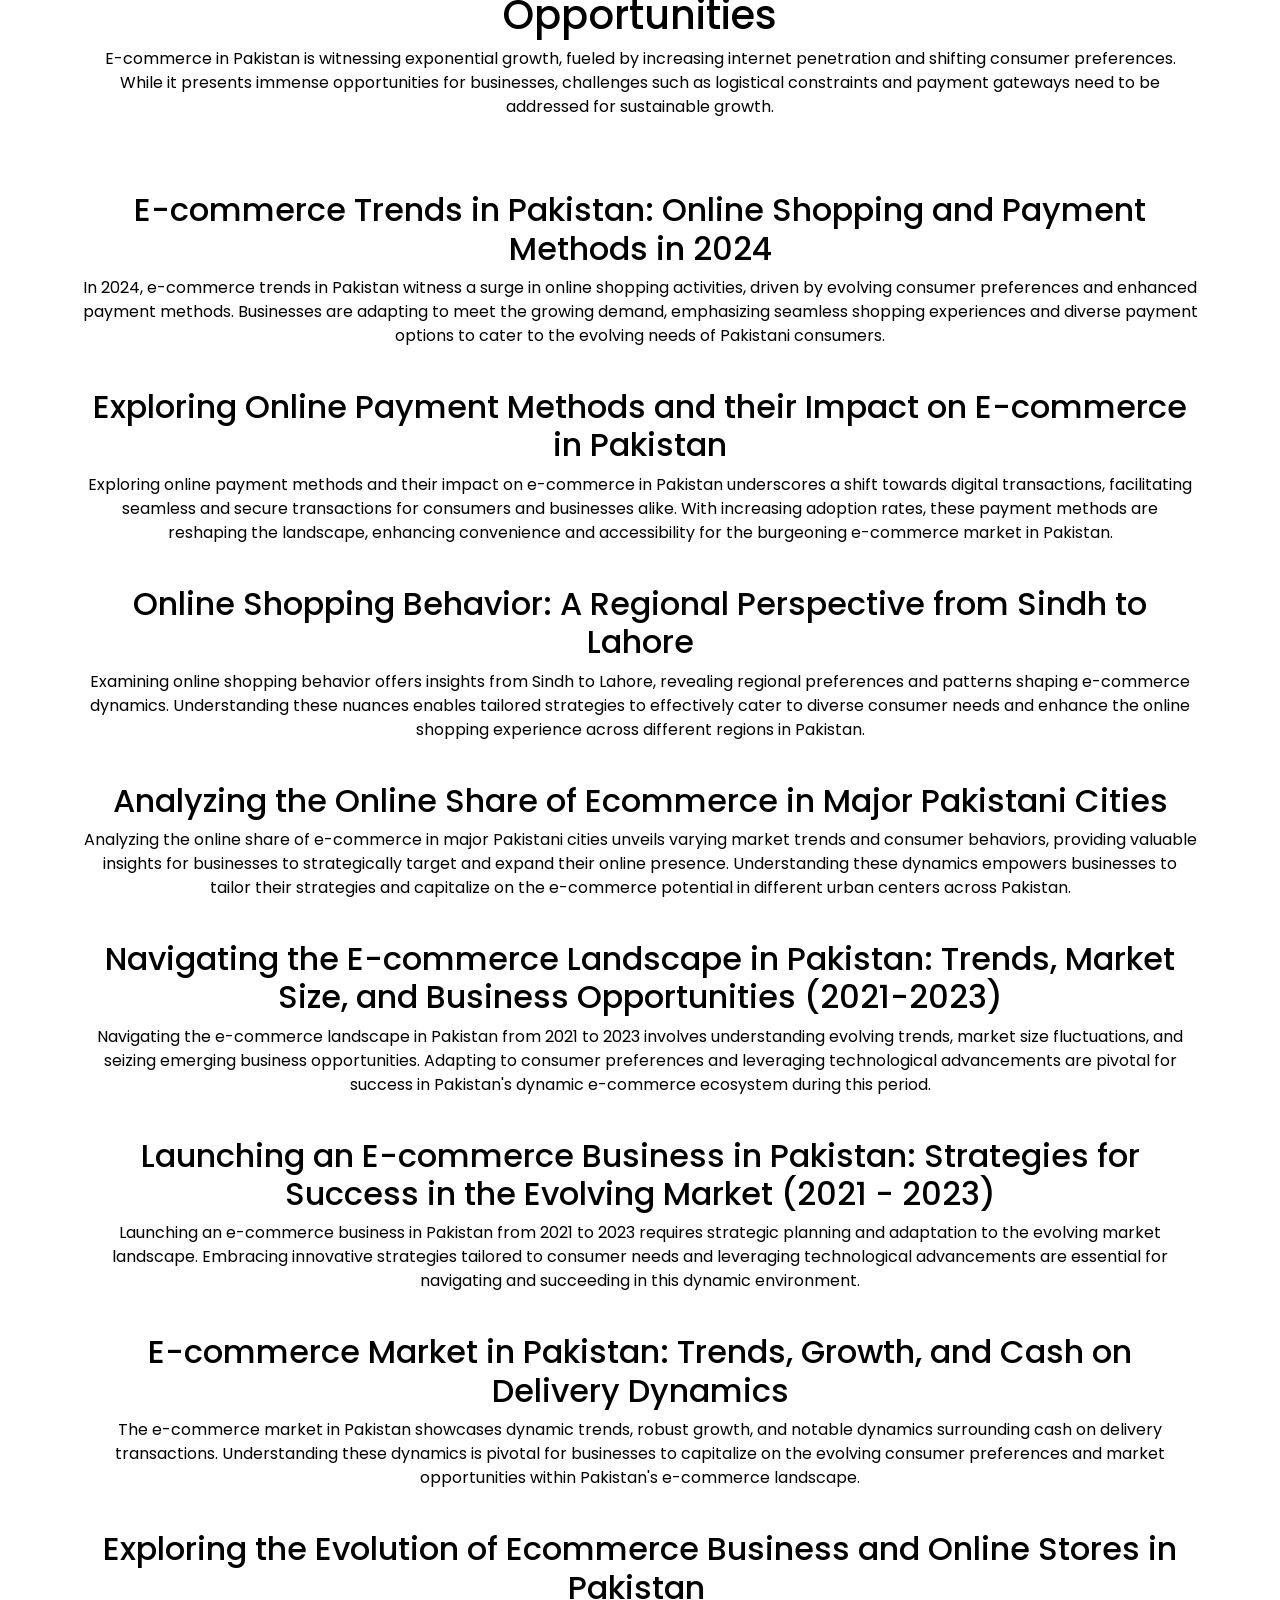
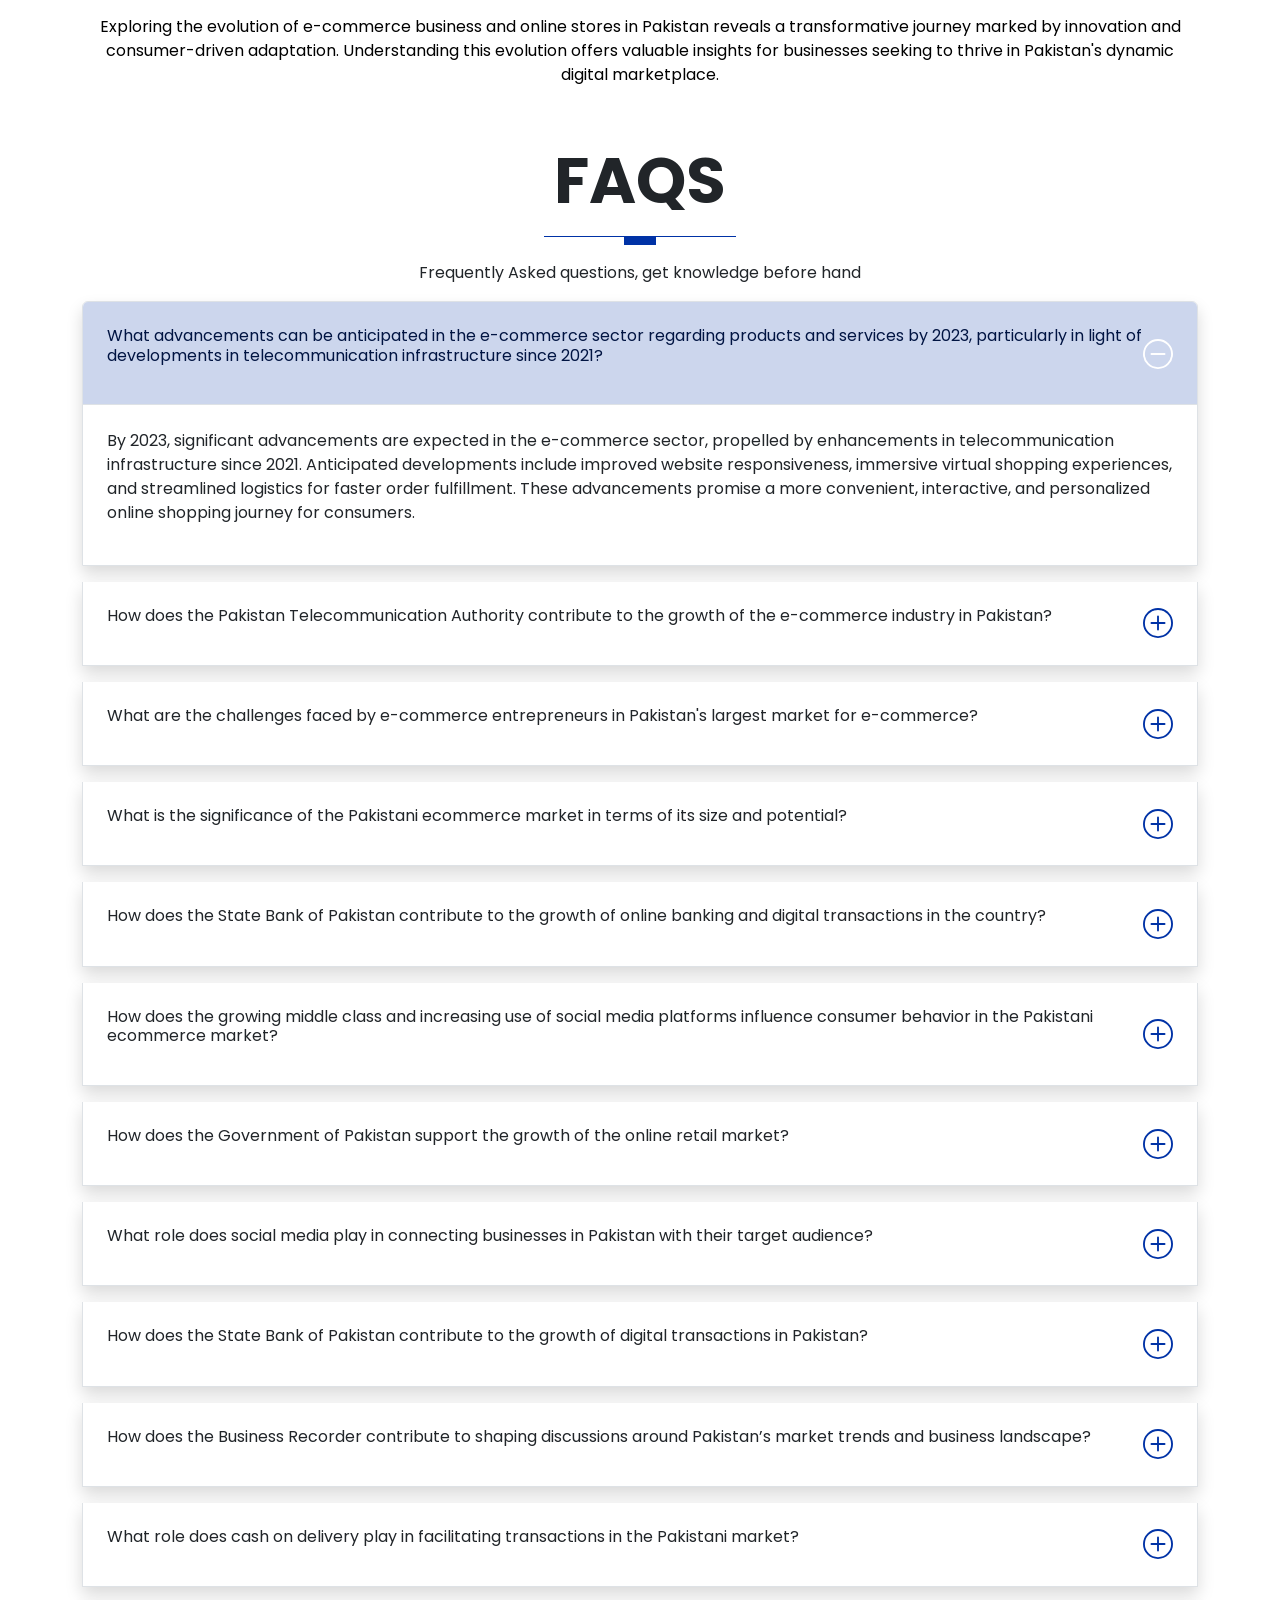
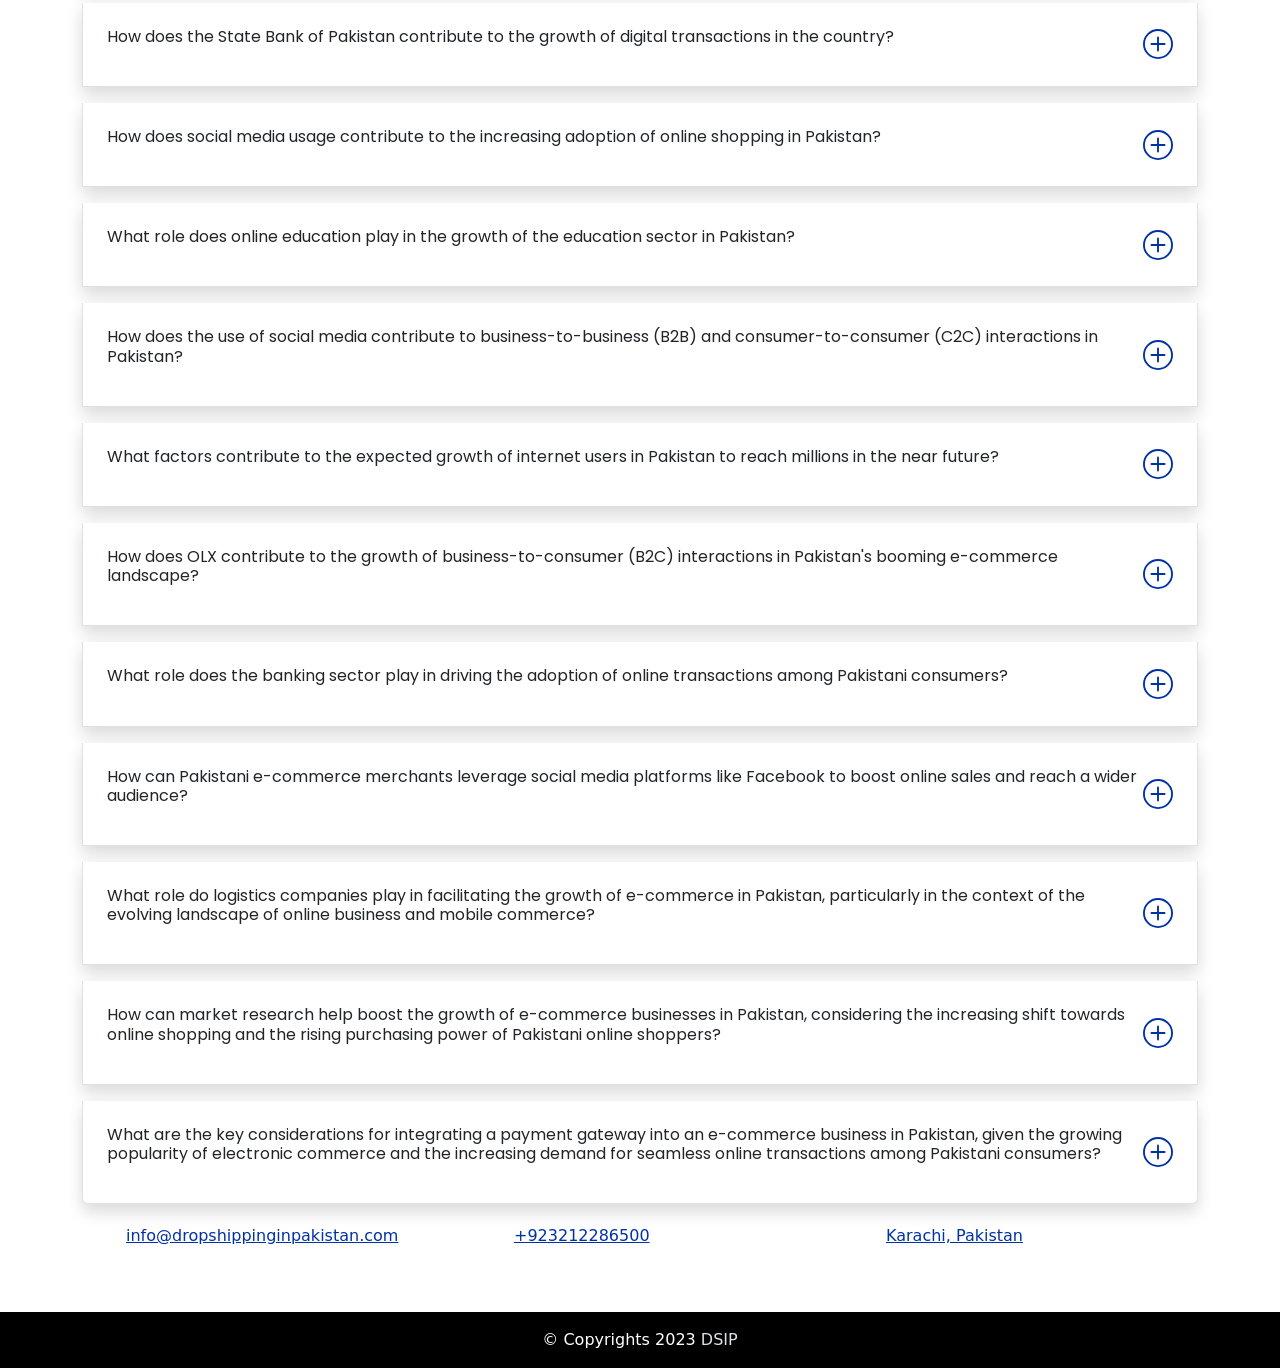
<file: ecommerce-in-pakistan.html>
<!doctype html>
<html lang="en">
  <head>
    <meta charset="utf-8">
    <meta name="viewport" content="width=device-width, initial-scale=1">
    <meta name="description" content="Explore the evolving landscape of the Pakistani ecommerce market, with a focus on top online stores like gulahmedshop.com and daraz. Delve into the trends and developments shaping the Pakistani ecommerce scene in 2023 and beyond, offering insights into the growth trajectory of online stores in the region. Best ecommerce market in pakistan 2021 to 2024..........⭐⭐⭐">
    <meta name="keywords" content="Explore the evolving landscape of the Pakistani ecommerce market, with a focus on top online stores like gulahmedshop.com and daraz. Delve into the trends and developments shaping the Pakistani ecommerce scene in 2023 and beyond, offering insights into the growth trajectory of online stores in the region. Best ecommerce market in pakistan 2021 to 2024">
    <title>E-commerce in Pakistan Market: Insights from Business Recorder Ecommerce Market Pakistan</title>
    <link rel="icon" type="image/png" href="images/favi.png">	
    <link rel="stylesheet" href="assets/css/style.css">
    <link rel="stylesheet" href="assets/css/fontawesome.css">
    <link href="https://fonts.googleapis.com/css2?family=Poppins:wght@400;500;600;700;800;900&display=swap" rel="stylesheet">
    <link rel="stylesheet" href="assets/vendors/css/glightbox.min.css">
  </head>
  <body>
    <!-- begin navbar here -->
    <nav class="navbar navbar-expand-lg navbar-dark bg-primary menu ">
      <div class="container d-flex justify-content-center">
        <a class="navbar-brand fw-bold" href="https://www.dropshippinginpakistan.com/">Drop Shipping In Pakistan
        </a>
      </div>
    </nav>
    <!-- end navbar here -->
    <!-- begin services here -->
    <section id="services" class="services">
      <div class="container  text-black">
        <div class="row text-center">
          <h1 class="display-3 fw-bold text-black">Rising Trends in E-Commerce in Pakistan</h1>
          <div class="heading-line mb-1"></div>
        </div>
      
      <div class="row text-center">
        <div class="col-sm-12">
          <h1>Ecommerce in Pakistan: Navigating the Evolving Landscape of the E-commerce Market</h1>
          <p>In navigating the evolving landscape of the e-commerce market in Pakistan, businesses must adapt to changing consumer behaviors and technological advancements to remain competitive. Strategies involving user-friendly platforms, robust logistics, and targeted marketing are essential for success in Pakistan's dynamic e-commerce sector.</p>
          <br>
       	  <h1>Exploring the Dynamics of the E-commerce Market in Pakistan: Trends and Opportunities</h1>
          <p>Exploring the dynamics of the e-commerce market in Pakistan unveils a landscape ripe with evolving trends and abundant opportunities. Understanding consumer preferences and leveraging technological innovations are key to capitalizing on the growth potential within Pakistan's vibrant e-commerce sector.</p>
          <br>
          <h1>Exploring Pakistan's Thriving Ecommerce Market in pakistan</h1>
          <p>Exploring Pakistan's thriving e-commerce market reveals a dynamic landscape characterized by rapid growth and burgeoning opportunities for businesses. With increasing internet penetration and shifting consumer preferences, navigating this vibrant market requires strategic adaptation and innovative approaches to capitalize on its potential.</p>
          <br>
          <h1>E-commerce Business in Pakistan: Analyzing the State of B2C E-commerce Platforms</h1>
          <p>Analyzing the state of B2C e-commerce platforms in Pakistan provides insights into the evolving landscape, highlighting trends, challenges, and opportunities for businesses. Understanding consumer behavior and technological advancements is crucial for businesses to thrive in Pakistan's dynamic e-commerce sector.</p>
          <br>
          <h1>Start an E-commerce Business: Insights and Trends for Pakistani Entrepreneurs in 2023 and 2024</h1>
          <p>Starting an e-commerce business in 2023 and 2024 demands keen insights into emerging trends and market dynamics for Pakistani entrepreneurs. Adapting to changing consumer behaviors and leveraging technological advancements are key strategies for success in Pakistan's evolving e-commerce landscape.</p>
          <br>
          <h1>Exploring the Pakistani E-commerce Industry and Ecommerce Website</h1>
          <p>Exploring the Pakistani e-commerce industry unveils a dynamic landscape ripe with opportunities for growth and innovation. Delving into e-commerce websites provides valuable insights into the diverse array of platforms shaping the digital marketplace in Pakistan.</p>
          <br>
          <h1>E-commerce in Pakistan: Trends, Challenges, and Opportunities</h1>
          <p>E-commerce in Pakistan is witnessing exponential growth, fueled by increasing internet penetration and shifting consumer preferences. While it presents immense opportunities for businesses, challenges such as logistical constraints and payment gateways need to be addressed for sustainable growth.</p>
          <br>  
        </div>
      </div>
      </div>
    </section>

    <section id="services" class="services">
     <div class="container text-black"> 
    <div class="row text-center">
        <div class="col-sm-12">
          <h2>E-commerce Trends in Pakistan: Online Shopping and Payment Methods in 2024</h2>
          <p>In 2024, e-commerce trends in Pakistan witness a surge in online shopping activities, driven by evolving consumer preferences and enhanced payment methods. Businesses are adapting to meet the growing demand, emphasizing seamless shopping experiences and diverse payment options to cater to the evolving needs of Pakistani consumers.</p>
          <br>
          <h2>Exploring Online Payment Methods and their Impact on E-commerce in Pakistan</h2>
          <p>Exploring online payment methods and their impact on e-commerce in Pakistan underscores a shift towards digital transactions, facilitating seamless and secure transactions for consumers and businesses alike. With increasing adoption rates, these payment methods are reshaping the landscape, enhancing convenience and accessibility for the burgeoning e-commerce market in Pakistan.</p>
          <br>
          <h2>Online Shopping Behavior: A Regional Perspective from Sindh to Lahore</h2>
          <p>Examining online shopping behavior offers insights from Sindh to Lahore, revealing regional preferences and patterns shaping e-commerce dynamics. Understanding these nuances enables tailored strategies to effectively cater to diverse consumer needs and enhance the online shopping experience across different regions in Pakistan.</p>
          <br>
          <h2>Analyzing the Online Share of Ecommerce in Major Pakistani Cities</h2>
          <p>Analyzing the online share of e-commerce in major Pakistani cities unveils varying market trends and consumer behaviors, providing valuable insights for businesses to strategically target and expand their online presence. Understanding these dynamics empowers businesses to tailor their strategies and capitalize on the e-commerce potential in different urban centers across Pakistan.</p>
          <br>
          <h2>Navigating the E-commerce Landscape in Pakistan: Trends, Market Size, and Business Opportunities (2021-2023)</h2>
          <p>Navigating the e-commerce landscape in Pakistan from 2021 to 2023 involves understanding evolving trends, market size fluctuations, and seizing emerging business opportunities. Adapting to consumer preferences and leveraging technological advancements are pivotal for success in Pakistan's dynamic e-commerce ecosystem during this period.</p>
          <br>
          <h2>Launching an E-commerce Business in Pakistan: Strategies for Success in the Evolving Market (2021 - 2023)</h2>
          <p>Launching an e-commerce business in Pakistan from 2021 to 2023 requires strategic planning and adaptation to the evolving market landscape. Embracing innovative strategies tailored to consumer needs and leveraging technological advancements are essential for navigating and succeeding in this dynamic environment.</p>
          <br>
          <h2>E-commerce Market in Pakistan: Trends, Growth, and Cash on Delivery Dynamics</h2>
          <p>The e-commerce market in Pakistan showcases dynamic trends, robust growth, and notable dynamics surrounding cash on delivery transactions. Understanding these dynamics is pivotal for businesses to capitalize on the evolving consumer preferences and market opportunities within Pakistan's e-commerce landscape.</p>
          <br>
          <h2>Exploring the Evolution of Ecommerce Business and Online Stores in Pakistan </h2>
          <p>Exploring the evolution of e-commerce business and online stores in Pakistan reveals a transformative journey marked by innovation and consumer-driven adaptation. Understanding this evolution offers valuable insights for businesses seeking to thrive in Pakistan's dynamic digital marketplace.</p>
          <br>	
        </div>
      </div>
      </div></section>  

    <!-- begin faq here -->
    <section id="faq" class="faq">
      <div class="container">
        <div class="row text-center">
          <h2 class="display-3 fw-bold text-uppercase">Faqs</h2>
          <div class="heading-line"></div>
          <p>Frequently Asked questions, get knowledge before hand</p>
        </div>

        <div class="row">
          <div class="col-md-12">
            <div class="accordion" id="accordionExample">
              <div class="accordion-item mb-3 shadow">
                <h2 class="accordion-header" id="headingOne">
                  <button class="accordion-button" type="button" data-bs-toggle="collapse" data-bs-target="#collapseOne" aria-expanded="true" aria-controls="collapseOne">
                    <p>What advancements can be anticipated in the e-commerce sector regarding products and services by 2023, particularly in light of developments in telecommunication infrastructure since 2021?</p>
                  </button>
                </h2>
                <div id="collapseOne" class="accordion-collapse collapse show" aria-labelledby="headingOne" data-bs-parent="#accordionExample">
                  <div class="accordion-body">
                    	<p>By 2023, significant advancements are expected in the e-commerce sector, propelled by enhancements in telecommunication infrastructure since 2021. Anticipated developments include improved website responsiveness, immersive virtual shopping experiences, and streamlined logistics for faster order fulfillment. These advancements promise a more convenient, interactive, and personalized online shopping journey for consumers.</p>
                   </div>
                </div>
              </div>
              <div class="accordion-item mb-3 shadow">
                <h2 class="accordion-header" id="headingTwo">
                  <button class="accordion-button collapsed" type="button" data-bs-toggle="collapse" data-bs-target="#collapseTwo" aria-expanded="false" aria-controls="collapseTwo">
                    <p>How does the Pakistan Telecommunication Authority contribute to the growth of the e-commerce industry in Pakistan?</p>
                  </button>
                </h2>
                <div id="collapseTwo" class="accordion-collapse collapse" aria-labelledby="headingTwo" data-bs-parent="#accordionExample">
                  <div class="accordion-body">
                    <p>The Pakistan Telecommunication Authority plays a vital role in advancing Pakistan's e-commerce sector by improving internet penetration and facilitating digital payment systems through initiatives like Easypaisa and JazzCash, thereby enabling more Pakistanis to shop online and expanding the reach of e-commerce businesses across the country.</p>
                  </div>
                </div>
              </div>
              <div class="accordion-item mb-3 shadow">
                <h2 class="accordion-header" id="headingThree">
                  <button class="accordion-button collapsed" type="button" data-bs-toggle="collapse" data-bs-target="#collapseThree" aria-expanded="false" aria-controls="collapseThree">
                      <p>What are the challenges faced by e-commerce entrepreneurs in Pakistan's largest market for e-commerce?</p>
                  </button>
                </h2>
                <div id="collapseThree" class="accordion-collapse collapse" aria-labelledby="headingThree" data-bs-parent="#accordionExample">
                  <div class="accordion-body">
                    <p>Despite the significant growth projected in Pakistan's e-commerce market, e-commerce entrepreneurs encounter obstacles such as inefficient logistics infrastructure, poor road conditions in rural areas, and the reliance on cash-on-delivery payment systems. These challenges impact the customer experience and hinder the scalability of e-commerce businesses in the country.</p>
                   </div>
                </div>
              </div>

              <div class="accordion-item mb-3 shadow">
                <h2 class="accordion-header" id="headingFour">
                  <button class="accordion-button collapsed" type="button" data-bs-toggle="collapse" data-bs-target="#collapseFour" aria-expanded="false" aria-controls="collapseFour">
                    <p>What is the significance of the Pakistani ecommerce market in terms of its size and potential?</p>
                  </button>
                </h2>
                <div id="collapseFour" class="accordion-collapse collapse" aria-labelledby="headingFour" data-bs-parent="#accordionExample">
                  <div class="accordion-body">
                   <p>The Pakistani ecommerce market is recognized as the largest market for ecommerce, with a market volume estimated at US$6.4 billion according to Statista. With the growing middle class and increasing use of internet and mobile payment solutions, it presents substantial opportunities for e-commerce companies to thrive and expand their online stores.</p>
                   </div>
                </div>
              </div>
              <div class="accordion-item mb-3 shadow">
                <h2 class="accordion-header" id="headingFive">
                  <button class="accordion-button collapsed" type="button" data-bs-toggle="collapse" data-bs-target="#collapseFive" aria-expanded="false" aria-controls="collapseFive">
                    <p>How does the State Bank of Pakistan contribute to the growth of online banking and digital transactions in the country?</p>
                  </button>
                </h2>
                <div id="collapseFive" class="accordion-collapse collapse" aria-labelledby="headingFive" data-bs-parent="#accordionExample">
                  <div class="accordion-body">
                    <p>The State Bank of Pakistan plays a crucial role in fostering online banking and digital transactions, especially amidst challenges like poor road infrastructure and the impact of COVID-19. Through initiatives like e-ticketing and mobile banking services, it aims to improve financial inclusion and enhance the convenience of online transactions for Pakistani consumers and businesses.</p>
                   </div>
                </div>
              </div>

              <div class="accordion-item mb-3 shadow">
                <h2 class="accordion-header" id="headingSix">
                  <button class="accordion-button collapsed" type="button" data-bs-toggle="collapse" data-bs-target="#collapseSix" aria-expanded="false" aria-controls="collapseSix">
                    <p>How does the growing middle class and increasing use of social media platforms influence consumer behavior in the Pakistani ecommerce market?</p>
                  </button>
                </h2>
                <div id="collapseSix" class="accordion-collapse collapse" aria-labelledby="headingSix" data-bs-parent="#accordionExample">
                  <div class="accordion-body">
                    <p>The growing middle class and the rising use of social media platforms have significantly influenced consumer behavior in the Pakistani ecommerce market. More people are opting to buy online, facilitated by the use of social media for product discovery, comparison, and purchasing decisions. This trend underscores the importance of trust among consumers and the need for businesses in Pakistan to leverage social media effectively to reach and engage with their target audience.</p>
                   </div>
                </div>
              </div>

              <div class="accordion-item mb-3 shadow">
                <h2 class="accordion-header" id="headingSeven">
                  <button class="accordion-button collapsed" type="button" data-bs-toggle="collapse" data-bs-target="#collapseSeven" aria-expanded="false" aria-controls="collapseSeven">
                    <p>How does the Government of Pakistan support the growth of the online retail market?</p> 
                  </button>
                </h2>
                <div id="collapseSeven" class="accordion-collapse collapse" aria-labelledby="headingSeven" data-bs-parent="#accordionExample">
                  <div class="accordion-body">
                   <p>The Government of Pakistan plays a significant role in fostering the online retail market by promoting initiatives that facilitate digital transactions and improve the overall ease of doing business in the country. Platforms like Daraz and Gulahmedshop.com are among the top online retailers benefiting from such initiatives.</p>
                   </div>
                </div>
              </div>

              <div class="accordion-item mb-3 shadow">
                <h2 class="accordion-header" id="headingEight">
                  <button class="accordion-button collapsed" type="button" data-bs-toggle="collapse" data-bs-target="#collapseEight" aria-expanded="false" aria-controls="collapseEight">
                    <p>What role does social media play in connecting businesses in Pakistan with their target audience?</p>
                  </button>
                </h2>
                <div id="collapseEight" class="accordion-collapse collapse" aria-labelledby="headingEight" data-bs-parent="#accordionExample">
                  <div class="accordion-body">
                    <p>Social media platforms are instrumental in enabling businesses, from shopkeepers to large corporations, to reach and engage with their target audience in Pakistan. By utilizing platforms like Facebook, Twitter, and Instagram, businesses can effectively showcase their products or services, engage with customers, and drive sales in the rapidly growing online market.</p>
                   </div>
                </div>
              </div>

              <div class="accordion-item mb-3 shadow">
                <h2 class="accordion-header" id="headingNine">
                  <button class="accordion-button collapsed" type="button" data-bs-toggle="collapse" data-bs-target="#collapseNine" aria-expanded="false" aria-controls="collapseNine">
                    <p>How does the State Bank of Pakistan contribute to the growth of digital transactions in Pakistan?</p>
                  </button>
                </h2>
                <div id="collapseNine" class="accordion-collapse collapse" aria-labelledby="headingNine" data-bs-parent="#accordionExample">
                  <div class="accordion-body">
                    <p>The State Bank of Pakistan plays a crucial role in promoting digital transactions by implementing policies and regulations that encourage the adoption of cashless payment methods such as online banking, e-commerce transactions, and mobile wallets. This initiative aims to enhance financial inclusion and convenience for users in the country, with a focus on reaching the expected millions of internet users.</p>
                   </div>
                </div>
              </div>


              <div class="accordion-item mb-3 shadow">
                <h2 class="accordion-header" id="headingTen">
                  <button class="accordion-button collapsed" type="button" data-bs-toggle="collapse" data-bs-target="#collapseTen" aria-expanded="false" aria-controls="collapseTen">
                    <p>How does the Business Recorder contribute to shaping discussions around Pakistan’s market trends and business landscape?</p>
                  </button>
                </h2>
                <div id="collapseTen" class="accordion-collapse collapse" aria-labelledby="headingTen" data-bs-parent="#accordionExample">
                  <div class="accordion-body">
                      <p>The Business Recorder, a leading publication in Pakistan, plays a crucial role in providing insights and analysis on various aspects of Pakistan’s market, including trends, challenges, and opportunities across different sectors.</p>
                   </div>
                </div>
              </div>


              <div class="accordion-item mb-3 shadow">
                <h2 class="accordion-header" id="headingEleven">
                  <button class="accordion-button collapsed" type="button" data-bs-toggle="collapse" data-bs-target="#collapseEleven" aria-expanded="false" aria-controls="collapseEleven">
                    <p>What role does cash on delivery play in facilitating transactions in the Pakistani market?</p>
                  </button>
                </h2>
                <div id="collapseEleven" class="accordion-collapse collapse" aria-labelledby="headingEleven" data-bs-parent="#accordionExample">
                  <div class="accordion-body">
                    <p>Cash on delivery is a popular payment method in Pakistan, particularly in the e-commerce sector. It allows customers to pay for their purchases upon delivery, providing convenience and security, especially in a market where digital payment adoption is still growing.</p>
                   </div>
                </div>
              </div>

              <div class="accordion-item mb-3 shadow">
                <h2 class="accordion-header" id="headingTwelve">
                  <button class="accordion-button collapsed" type="button" data-bs-toggle="collapse" data-bs-target="#collapseTwelve" aria-expanded="false" aria-controls="collapseTwelve">
                    <p>How does the State Bank of Pakistan contribute to the growth of digital transactions in the country?</p>
                  </button>
                </h2>
                <div id="collapseTwelve" class="accordion-collapse collapse" aria-labelledby="headingTwelve" data-bs-parent="#accordionExample">
                  <div class="accordion-body">
                    <p>The State Bank of Pakistan (SBP) plays a pivotal role in promoting digital transactions through initiatives aimed at enhancing the use of online banking, electronic funds transfers, and mobile payments. With the increasing penetration of the internet and mobile devices, SBP's efforts are expected to drive the expected millions of internet users towards digital transactions, as forecasted by McKinsey.</p>
                   </div>
                </div>
              </div>

              <div class="accordion-item mb-3 shadow">
                <h2 class="accordion-header" id="headingThirteen">
                  <button class="accordion-button collapsed" type="button" data-bs-toggle="collapse" data-bs-target="#collapseThirteen" aria-expanded="false" aria-controls="collapseThirteen">
                    <p>How does social media usage contribute to the increasing adoption of online shopping in Pakistan?</p>
                  </button>
                </h2>
                <div id="collapseThirteen" class="accordion-collapse collapse" aria-labelledby="headingThirteen" data-bs-parent="#accordionExample">
                  <div class="accordion-body">
                    <p>Social media platforms serve as powerful tools for e-commerce businesses to engage with potential customers, promote products, and build trust among Pakistani consumers. With the growing population and internet penetration in the country, more people are opting to shop online via internet, facilitated by the use of social media for marketing and customer outreach.</p>
                   </div>
                </div>
              </div>

               <div class="accordion-item mb-3 shadow">
                <h2 class="accordion-header" id="headingFourteen">
                  <button class="accordion-button collapsed" type="button" data-bs-toggle="collapse" data-bs-target="#collapseFourteen" aria-expanded="false" aria-controls="collapseFourteen">
                    <p>What role does online education play in the growth of the education sector in Pakistan?</p>
                  </button>
                </h2>
                <div id="collapseFourteen" class="accordion-collapse collapse" aria-labelledby="headingFourteen" data-bs-parent="#accordionExample">
                  <div class="accordion-body">
                    <p>Online education is emerging as one of the fastest-growing segments in Pakistan's education sector. With the increasing availability of digital platforms and resources, online education offers flexibility and accessibility to a growing number of students across the country.</p>
                   </div>
                </div>
              </div>

            <div class="accordion-item mb-3 shadow">
                <h2 class="accordion-header" id="headingFifteen">
                  <button class="accordion-button collapsed" type="button" data-bs-toggle="collapse" data-bs-target="#collapseFifteen" aria-expanded="false" aria-controls="collapseFifteen">
                    <p>How does the use of social media contribute to business-to-business (B2B) and consumer-to-consumer (C2C) interactions in Pakistan?</p>
                  </button>
                </h2>
                <div id="collapseFifteen" class="accordion-collapse collapse" aria-labelledby="headingFifteen" data-bs-parent="#accordionExample">
                  <div class="accordion-body">
                    <p>Social media platforms serve as valuable tools for businesses to engage with both B2B and C2C customers in Pakistan. By leveraging platforms like Facebook, LinkedIn, and Twitter, businesses can connect with their target audience, build relationships, and drive sales in a market that is still growing rapidly.</p>
                   </div>
                </div>
              </div>


              <div class="accordion-item mb-3 shadow">
                <h2 class="accordion-header" id="headingSixteen">
                  <button class="accordion-button collapsed" type="button" data-bs-toggle="collapse" data-bs-target="#collapseSixteen" aria-expanded="false" aria-controls="collapseSixteen">
                    <p>What factors contribute to the expected growth of internet users in Pakistan to reach millions in the near future?</p>
                  </button>
                </h2>
                <div id="collapseSixteen" class="accordion-collapse collapse" aria-labelledby="headingSixteen" data-bs-parent="#accordionExample">
                  <div class="accordion-body">
                    <p>Pakistan is still experiencing significant growth in internet penetration, with an expected increase in the number of internet users to reach millions. Factors such as the growing availability of affordable smartphones, improving internet infrastructure, and initiatives to expand connectivity in rural areas contribute to this rapid growth, as reported by McKinsey.</p>
                   </div>
                </div>
              </div>

              <div class="accordion-item mb-3 shadow">
                <h2 class="accordion-header" id="headingSeventeen">
                  <button class="accordion-button collapsed" type="button" data-bs-toggle="collapse" data-bs-target="#collapseSeventeen" aria-expanded="false" aria-controls="collapseSeventeen">
                    <p>How does OLX contribute to the growth of business-to-consumer (B2C) interactions in Pakistan's booming e-commerce landscape?</p>
                  </button>
                </h2>
                <div id="collapseSeventeen" class="accordion-collapse collapse" aria-labelledby="headingSeventeen" data-bs-parent="#accordionExample">
                  <div class="accordion-body">
                    <p>OLX, one of the fastest-growing online marketplaces, facilitates B2C transactions, enabling millions of internet users to buy and sell products with ease. With an expected reach of 35 percent of the population, OLX leverages social media platforms, e.g., Facebook and Twitter, to connect online customers and streamline transactions, reflecting the rapid growth of digital commerce in Pakistan.</p>
                   </div>
                </div>
              </div>

            <div class="accordion-item mb-3 shadow">
                <h2 class="accordion-header" id="headingEighteen">
                  <button class="accordion-button collapsed" type="button" data-bs-toggle="collapse" data-bs-target="#collapseEighteen" aria-expanded="false" aria-controls="collapseEighteen">
                    <p>What role does the banking sector play in driving the adoption of online transactions among Pakistani consumers?</p>
                  </button>
                </h2>
                <div id="collapseEighteen" class="accordion-collapse collapse" aria-labelledby="headingEighteen" data-bs-parent="#accordionExample">
                  <div class="accordion-body">
                    <p>Ranked 46th globally, Pakistan's banking sector is pivotal in facilitating online transactions, with an expected 6.23 percent increase in internet users by 1.2 million. Leveraging digital platforms and social media, banks cater to online customers, making transactions one of the fastest-growing segments, fostering financial inclusion and transforming the digital economy landscape in Pakistan.</p>
                   </div>
                </div>
              </div>

            <div class="accordion-item mb-3 shadow">
                <h2 class="accordion-header" id="headingNineteen">
                  <button class="accordion-button collapsed" type="button" data-bs-toggle="collapse" data-bs-target="#collapseNineteen" aria-expanded="false" aria-controls="collapseNineteen">
                    <p>How can Pakistani e-commerce merchants leverage social media platforms like Facebook to boost online sales and reach a wider audience?</p>
                  </button>
                </h2>
                <div id="collapseNineteen" class="accordion-collapse collapse" aria-labelledby="headingNineteen" data-bs-parent="#accordionExample">
                  <div class="accordion-body">
                    <p>Utilizing social media platforms such as Facebook is crucial for the growth of e-commerce in Pakistan, enabling online businesses to reach a wider audience and capitalize on the increasing popularity of online shopping. By leveraging these platforms effectively, e-commerce merchants can enhance their online presence, drive e-commerce sales, and engage with potential customers more effectively.</p>
                   </div>
                </div>
              </div>

              <div class="accordion-item mb-3 shadow">
                <h2 class="accordion-header" id="headingTwenty">
                  <button class="accordion-button collapsed" type="button" data-bs-toggle="collapse" data-bs-target="#collapseTwenty" aria-expanded="false" aria-controls="collapseTwenty">
                    <p>What role do logistics companies play in facilitating the growth of e-commerce in Pakistan, particularly in the context of the evolving landscape of online business and mobile commerce?</p>
                  </button>
                </h2>
                <div id="collapseTwenty" class="accordion-collapse collapse" aria-labelledby="headingTwenty" data-bs-parent="#accordionExample">
                  <div class="accordion-body">
                    <p>Logistics companies play a vital role in the growth of e-commerce in Pakistan by ensuring efficient delivery of online orders, catering to the increasing demand for a wide range of products. As e-commerce sales continue to surge and local and international online businesses expand their presence in Pakistan, efficient logistics solutions become essential for seamless purchasing experiences, contributing to the overall growth of e-commerce in the country.</p>
                   </div>
                </div>
              </div>

              <div class="accordion-item mb-3 shadow">
                <h2 class="accordion-header" id="headingTwentyone">
                  <button class="accordion-button collapsed" type="button" data-bs-toggle="collapse" data-bs-target="#collapseTwentyone" aria-expanded="false" aria-controls="collapseTwentyone">
                    <p>How can market research help boost the growth of e-commerce businesses in Pakistan, considering the increasing shift towards online shopping and the rising purchasing power of Pakistani online shoppers?</p>
                  </button>
                </h2>
                <div id="collapseTwentyone" class="accordion-collapse collapse" aria-labelledby="headingTwentyone" data-bs-parent="#accordionExample">
                  <div class="accordion-body">
                    <p>Market research plays a crucial role in the success of e-commerce businesses in Pakistan by providing insights into consumer preferences, behavior, and purchasing power. Understanding local e-commerce trends and preferences enables businesses to tailor their offerings and optimize their online platforms to meet the needs of Pakistani online shoppers, ultimately driving growth and success in the competitive e-commerce landscape.</p>
                   </div>
                </div>
              </div>

              <div class="accordion-item mb-3 shadow">
                <h2 class="accordion-header" id="headingTwentytwo">
                  <button class="accordion-button collapsed" type="button" data-bs-toggle="collapse" data-bs-target="#collapseTwentytwo" aria-expanded="false" aria-controls="collapseTwentytwo">
                    <p>What are the key considerations for integrating a payment gateway into an e-commerce business in Pakistan, given the growing popularity of electronic commerce and the increasing demand for seamless online transactions among Pakistani consumers?</p>
                  </button>
                </h2>
                <div id="collapseTwentytwo" class="accordion-collapse collapse" aria-labelledby="headingTwentytwo" data-bs-parent="#accordionExample">
                  <div class="accordion-body">
                    <p>Integrating a payment gateway is essential for e-commerce businesses in Pakistan to facilitate secure and convenient online transactions. With the rising popularity of online shopping and the growing preference towards online payment methods, having a reliable payment gateway on their online platforms is crucial for businesses to attract and retain Pakistani online shoppers. By offering seamless payment options, e-commerce businesses can enhance customer satisfaction, build trust, and capitalize on the thriving e-commerce growth in Pakistan.</p>
                   </div>
                </div>
              </div>           

            </div>
          </div>
        </div>  
      </div>
    </section>
    <!-- end faq here -->

    <!-- end service here -->
    <!-- begin footer here -->
    <footer class="footer">
        <div class="container">
            <div class="row">
                
                <div class="col-lg-4 col-md-4 contact-box pt-1 d-md-block d-lg-flex d-flex">
                    <div class="contact-box__icon">
                        <svg xmlns="http://www.w3.org/2000/svg" class="icon icon-tabler icon-tabler-mail-opened" width="44" height="44" viewBox="0 0 24 24" stroke-width="1.5" fill="none" stroke-linecap="round" stroke-linejoin="round">
                              <path stroke="none" d="M0 0h24v24H0z" fill="none"/>
                              <path d="M3 9l9 6l9 -6l-9 -6l-9 6" />
                              <path d="M21 9v10a2 2 0 0 1 -2 2h-14a2 2 0 0 1 -2 -2v-10" />
                              <path d="M3 19l6 -6" />
                              <path d="M15 13l6 6" />
                            </svg>
                    </div>  
                    <div class="contact-box__info">
                        <a href="#" class="contact-box__info--title">info@dropshippinginpakistan.com</a>
                        <p class="contact-box__info--subtitle text-white">Online Support</p>
                    </div>  
                </div>

                <div class="col-lg-4 col-md-4 contact-box pt-1 d-md-block d-lg-flex d-flex">
                    <div class="contact-box__icon">
                        <svg xmlns="http://www.w3.org/2000/svg" class="icon icon-tabler icon-tabler-phone-call" width="52" height="44" viewBox="0 0 24 24" stroke-width="1.5" fill="none" stroke-linecap="round" stroke-linejoin="round">
                              <path stroke="none" d="M0 0h24v24H0z" fill="none"/>
                              <path d="M5 4h4l2 5l-2.5 1.5a11 11 0 0 0 5 5l1.5 -2.5l5 2v4a2 2 0 0 1 -2 2a16 16 0 0 1 -15 -15a2 2 0 0 1 2 -2" />
                              <path d="M15 7a2 2 0 0 1 2 2" />
                              <path d="M15 3a6 6 0 0 1 6 6" />
                            </svg>
                    </div>  
                    <div class="contact-box__info">
                        <a href="#" class="contact-box__info--title mright">+923212286500</a>
                        <p class="contact-box__info--subtitle text-white">Monday to Friday 12pm-6am You Want to Talk.........</p>
                    </div>  
                </div>

                <div class="col-lg-4 col-md-4 contact-box pt-1 d-md-block d-lg-flex d-flex">
                    <div class="contact-box__icon">
                        <svg xmlns="http://www.w3.org/2000/svg" class="icon icon-tabler icon-tabler-map-2" width="44" height="44" viewBox="0 0 24 24" stroke-width="1.5" fill="none" stroke-linecap="round" stroke-linejoin="round">
                            <path stroke="none" d="M0 0h24v24H0z" fill="none"/>
                              <path d="M12 18.5l-3 -1.5l-6 3v-13l6 -3l6 3l6 -3v7.5" />
                              <path d="M9 4v13" />
                              <path d="M15 7v5.5" />
                              <path d="M21.121 20.121a3 3 0 1 0 -4.242 0c.418 .419 1.125 1.045 2.121 1.879c1.051 -.89 1.759 -1.516 2.121 -1.879z" />
                              <path d="M19 18v.01" />
                            </svg>
                    </div>  
                    <div class="contact-box__info">
                        <a href="#" class="contact-box__info--title"> Karachi, Pakistan</a>
                        <p class="contact-box__info--subtitle text-white"> Office # F-124, First Floor, Central Mall, Behind Gul Plaza, Saddar</p>
                    </div>  
                </div>
            </div>
        </div>
        <div class="footer-bottom pt-3 pd-5 pb-3">
            <div class="container">
                <div class="row text-center text-white">
                    <div class="col-12">
                        <div class="footer-bottom__copyrights text-white">
                            &COPY; Copyrights 2023 <a href="#">DSIP</a>
                        </div>
                    </div>
                </div>
            </div>
        </div>
    </footer>
    <!-- end footer here -->

    <!-- begin back-to-top-button -->
        <a href="#" class="shadow btn btn-primary rounded-circle back-to-top">
            <i class="fas fa-chevron-up">.</i>
        </a>
    <!-- end back-to-top-button -->

    


    <script src="assets/js/bootstrap.bundle.min.js"></script>
    <script src="assets/vendors/js/glightbox.min.js"></script>
    <script>
      const lightbox = GLightbox({
        'href': 'https://youtu.be/8589m-vhGnA?si=vkQn7Is4Nnm6fNhg',
        'type': 'video',
        'source': 'youtube', //vimeo, youtube or local
        'width': 900,
      });
    </script>
  </body>
</html>
</file>
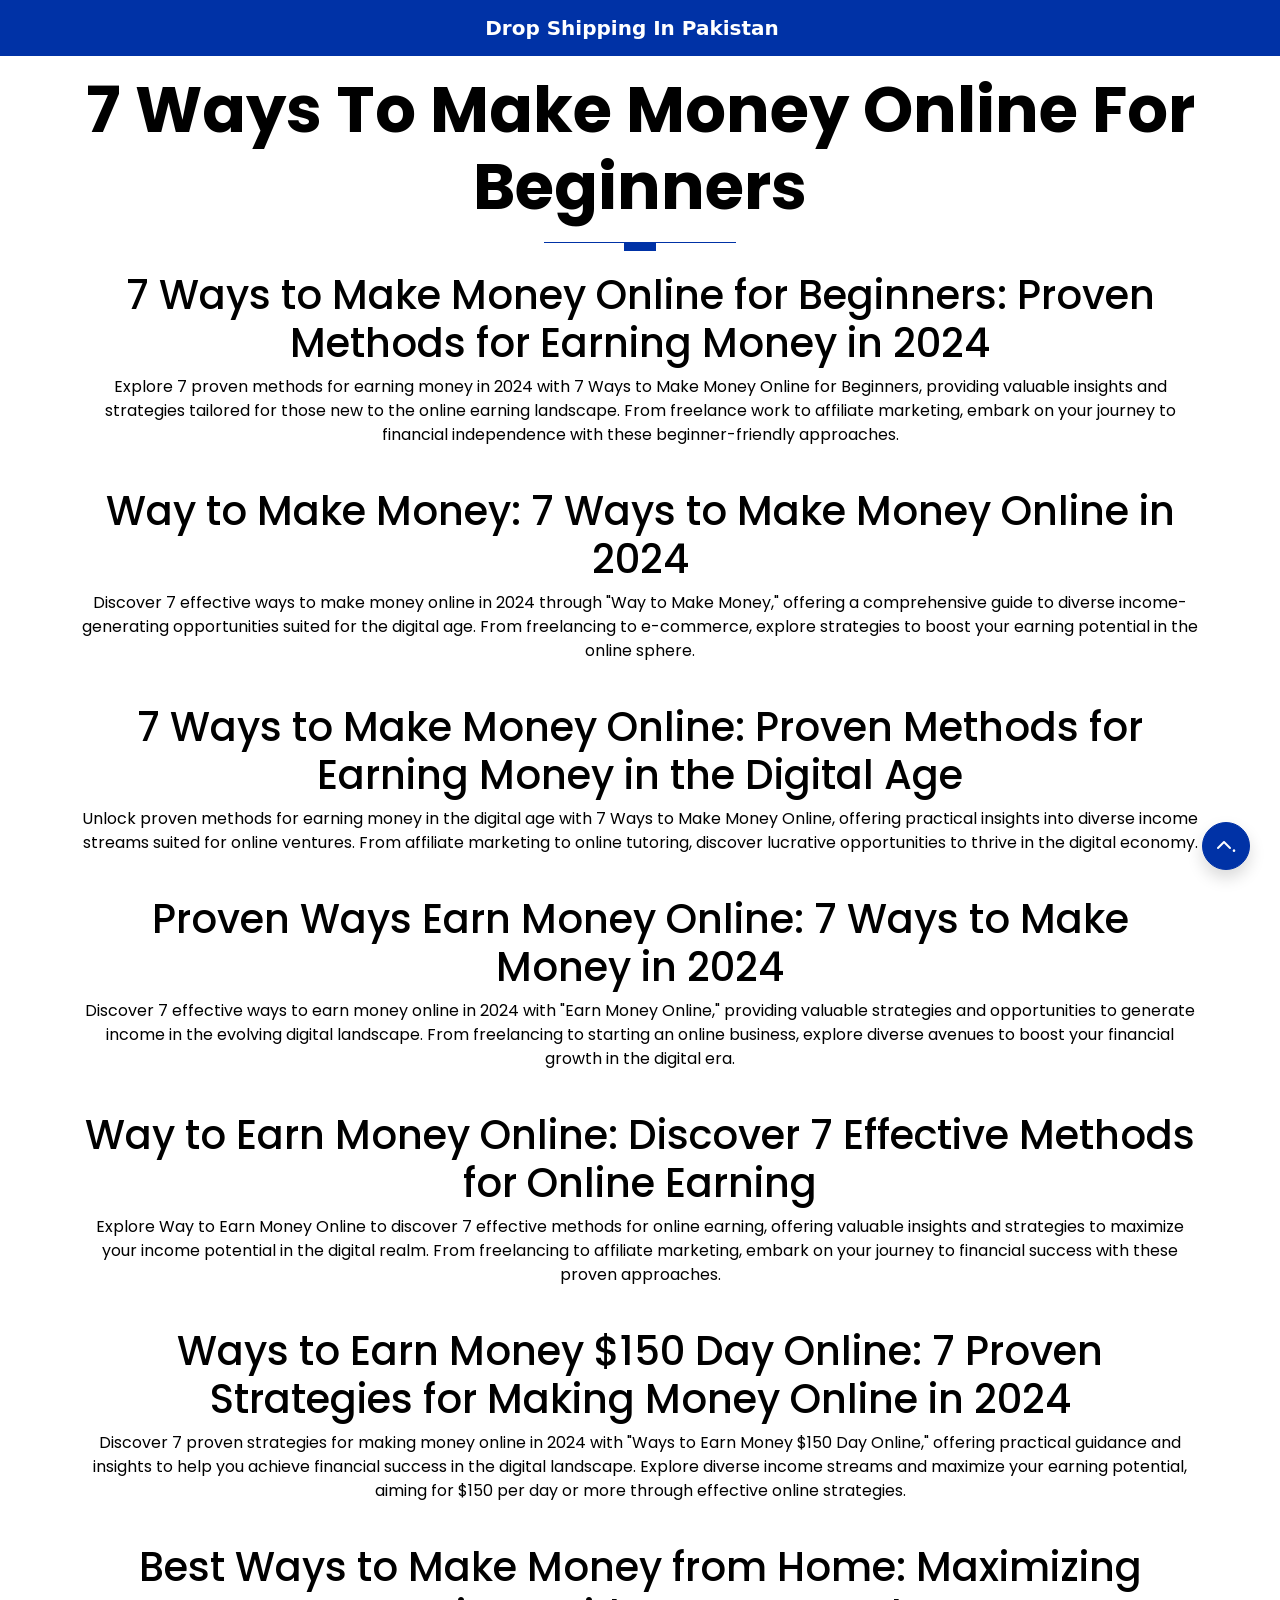
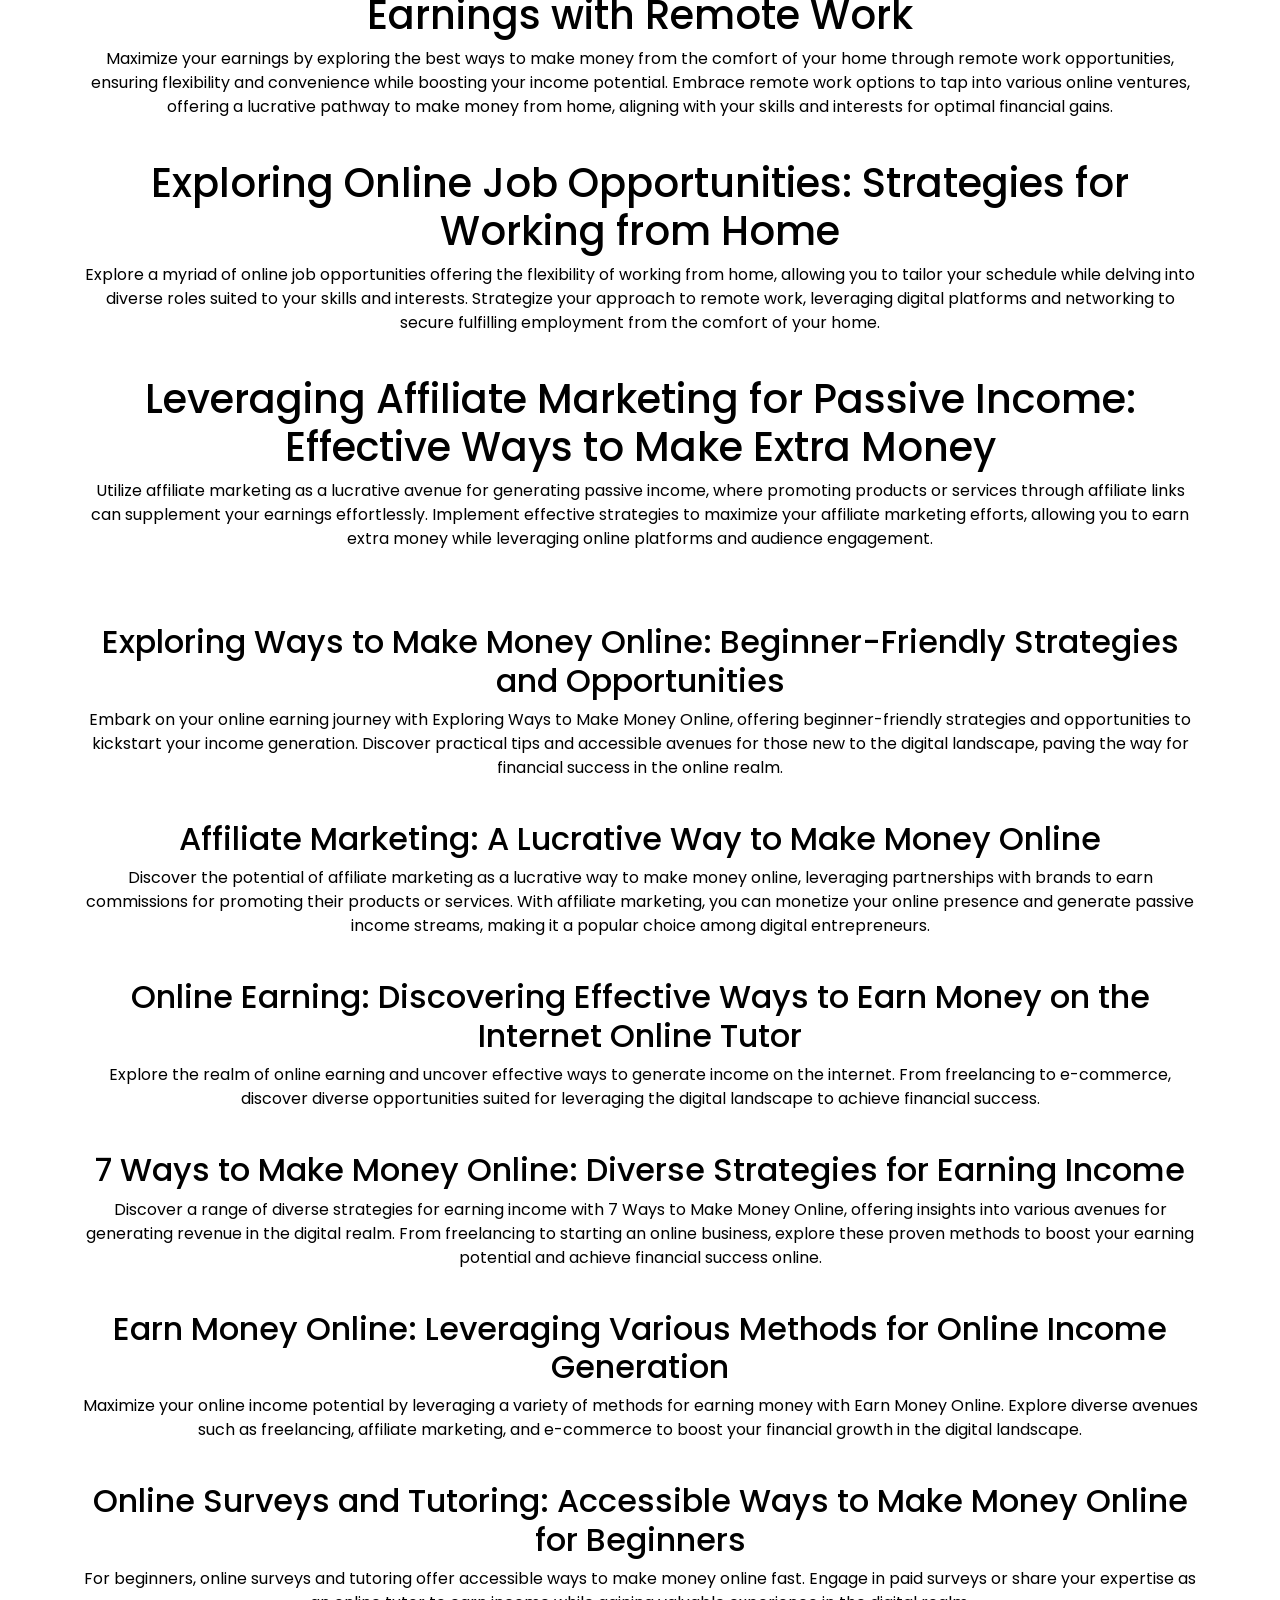
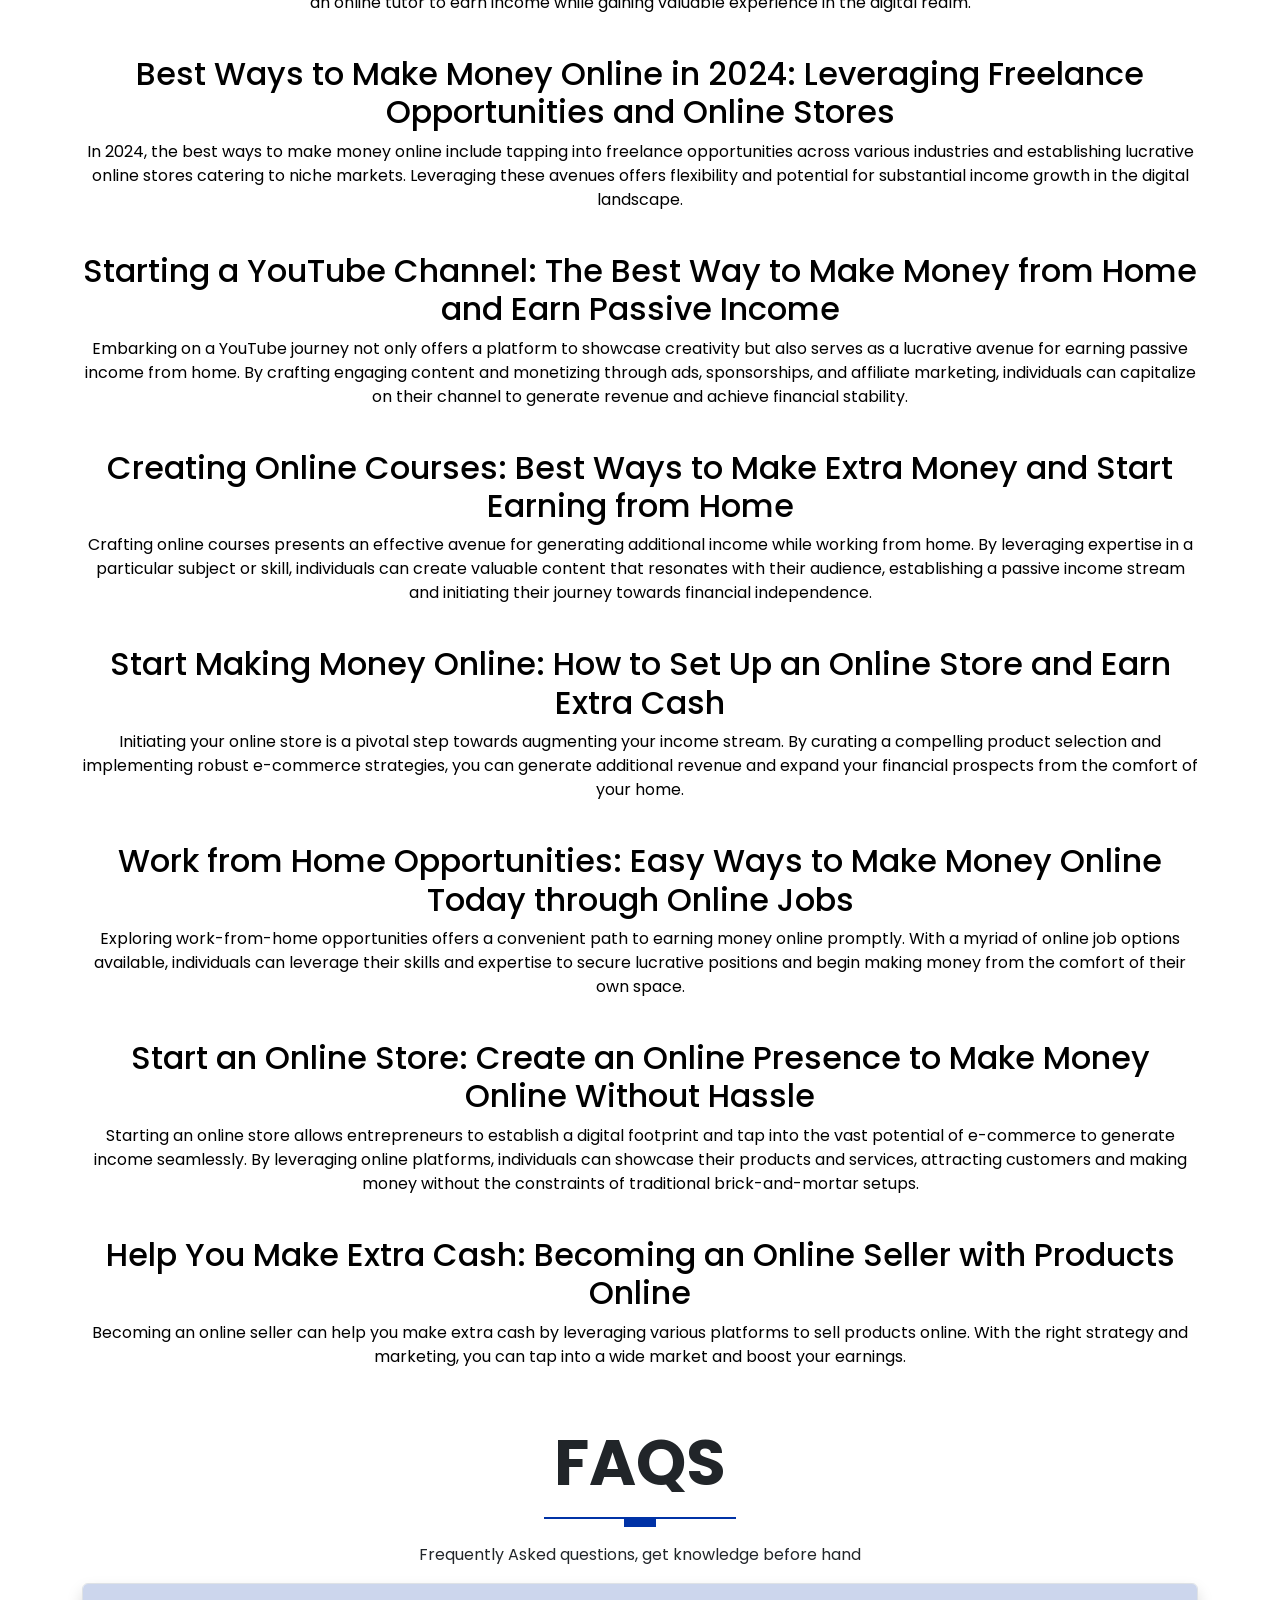
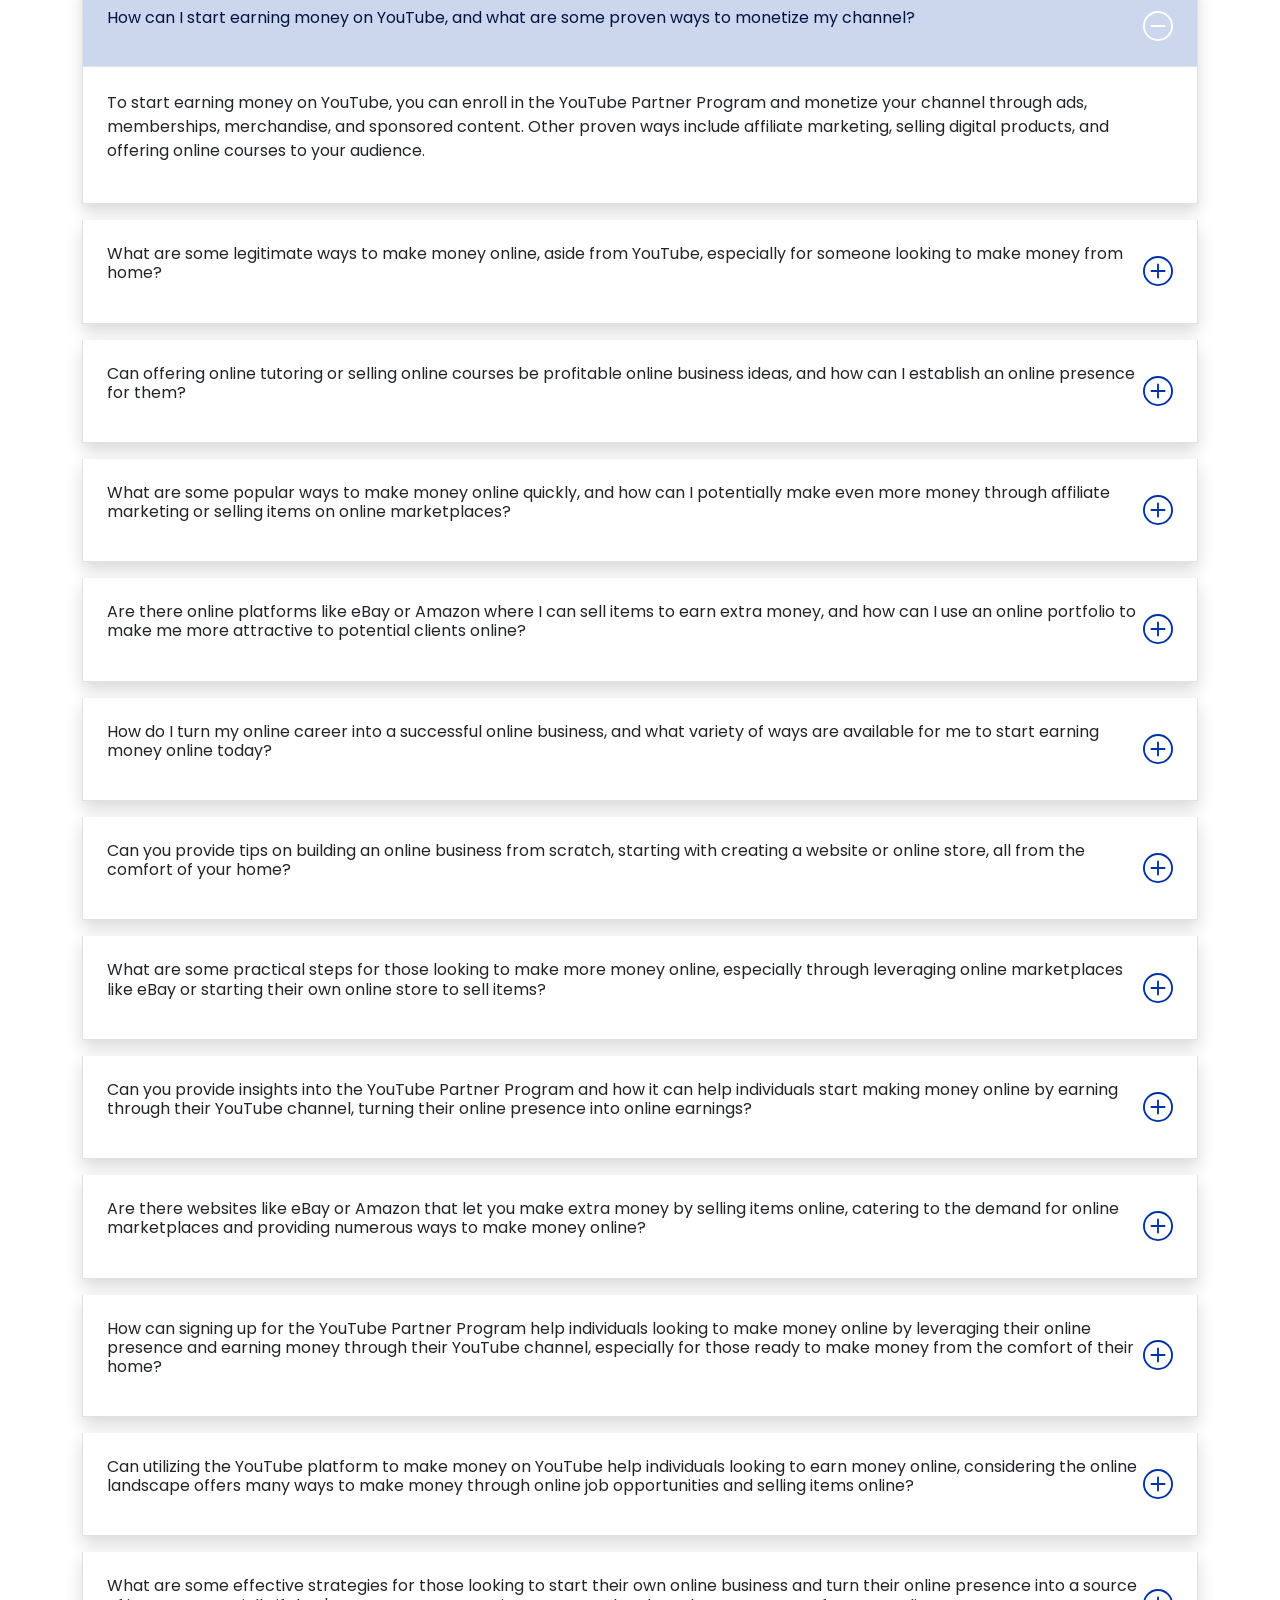
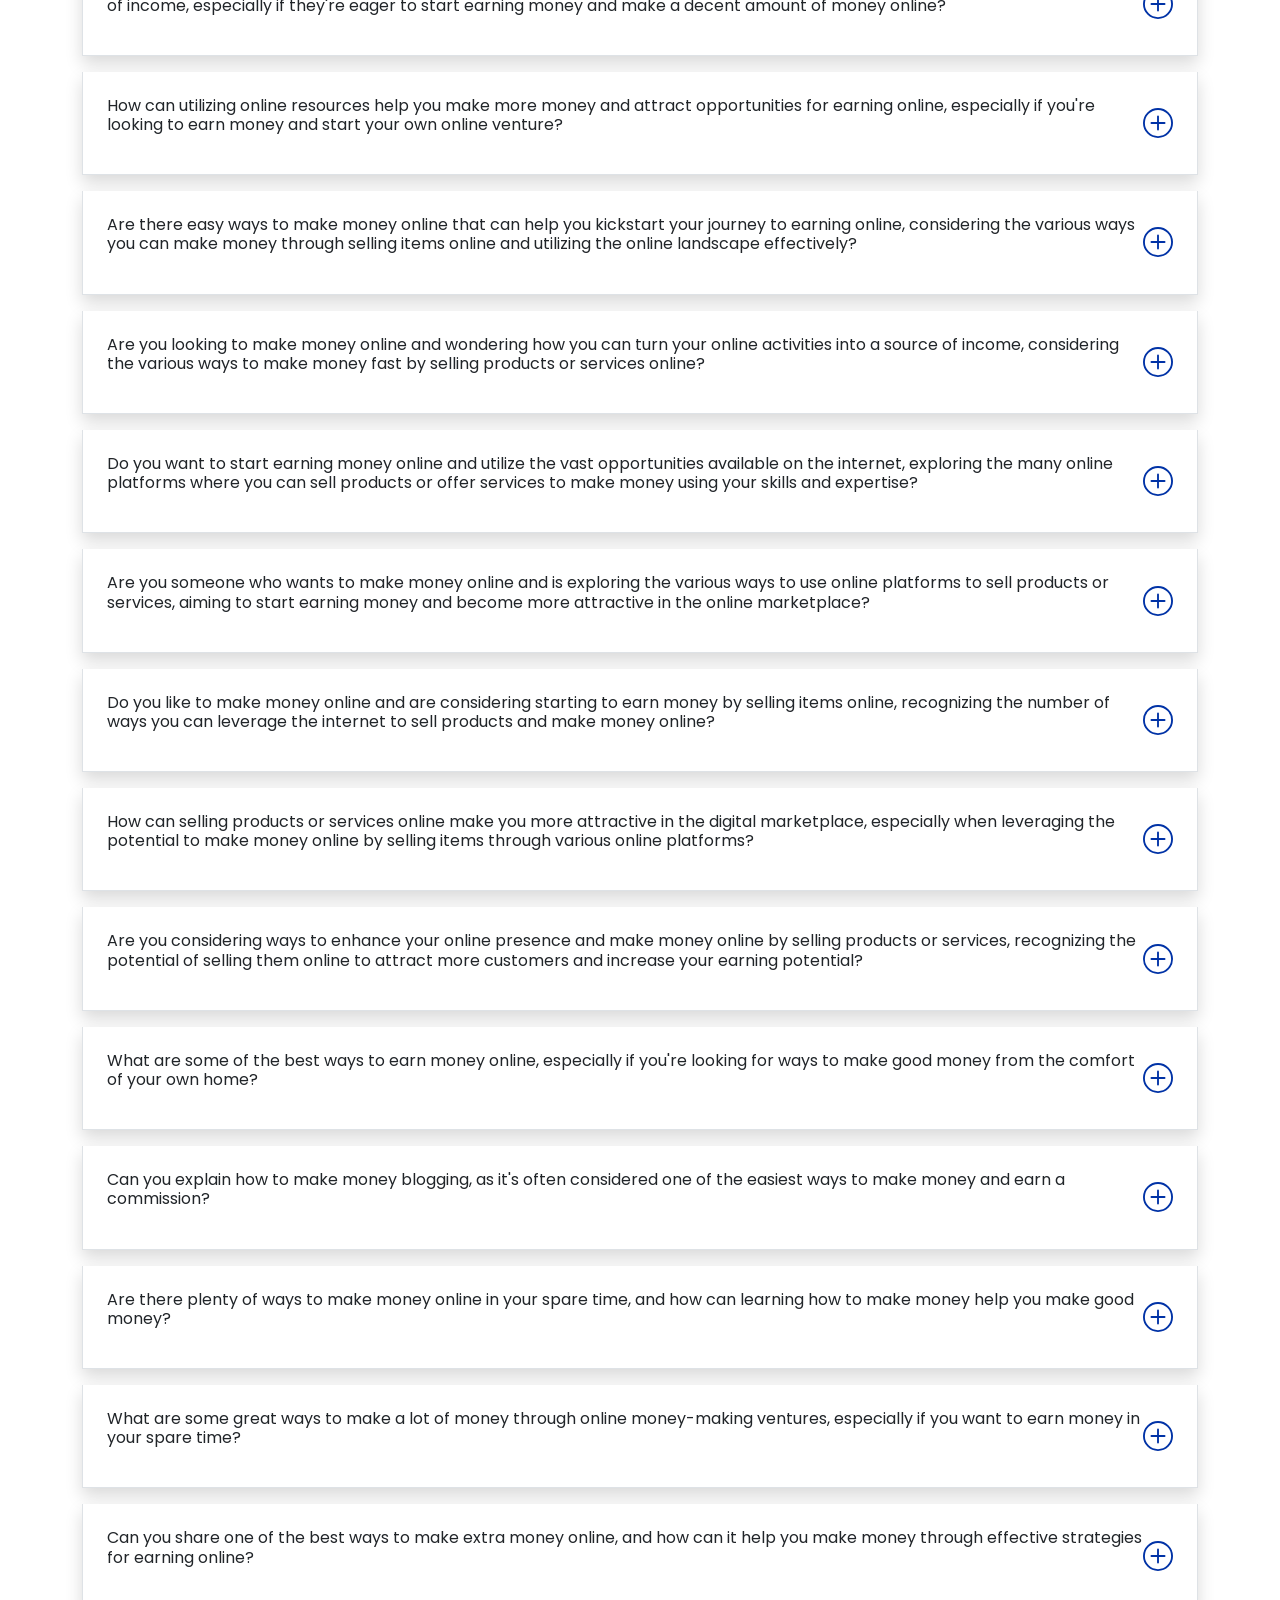
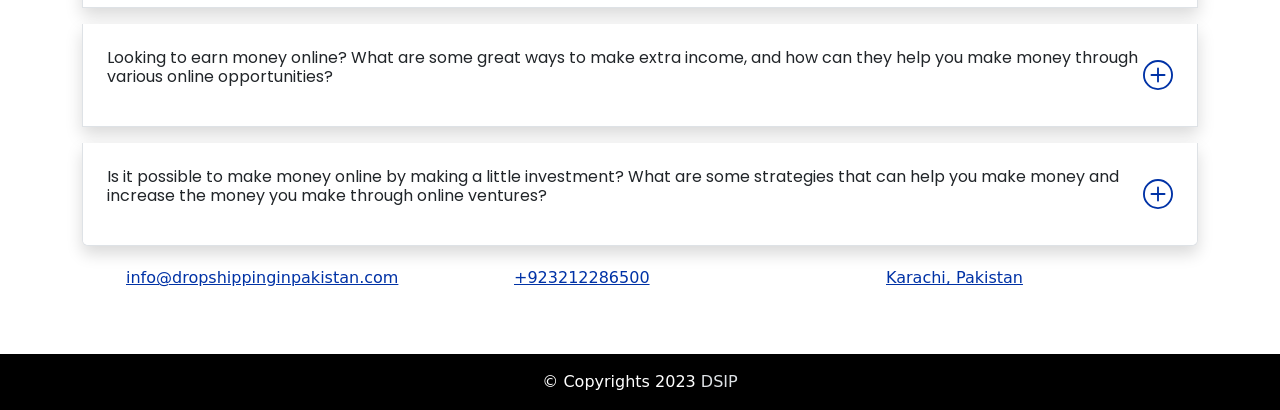
<file: make-money.html>
<!doctype html>
<html lang="en">
  <head>
    <meta charset="utf-8">
    <meta name="viewport" content="width=device-width, initial-scale=1">
    <meta name="description" content="Discover effective ways to make money online, from freelancing and affiliate marketing to starting an e-commerce business. Whether you're looking to earn extra income or pursue a full-time career, there are numerous opportunities available in the digital realm for those who want to make money online. to make $150 a day online for beginners earn money online now..........⭐⭐⭐">
    <meta name="keywords" content="Discover effective ways to make money online, from freelancing and affiliate marketing to starting an e-commerce business. Whether you're looking to earn extra income or pursue a full-time career, there are numerous opportunities available in the digital realm for those who want to make money online. to make $150 a day online for beginners earn money online now">
    <title>7 Ways To Make Money Online $150 A Day Online For Beginners Earn Money in 2024</title>
    <link rel="icon" type="image/png" href="images/favi.png">
    <link rel="stylesheet" href="assets/css/style.css">
    <link rel="stylesheet" href="assets/css/fontawesome.css">
    <link href="https://fonts.googleapis.com/css2?family=Poppins:wght@400;500;600;700;800;900&display=swap" rel="stylesheet">
    <link rel="stylesheet" href="assets/vendors/css/glightbox.min.css">
  </head>
  <body>
    <!-- begin navbar here -->
    <nav class="navbar navbar-expand-lg navbar-dark bg-primary menu ">
      <div class="container d-flex justify-content-center">
        <a class="navbar-brand fw-bold" href="https://www.dropshippinginpakistan.com/">Drop Shipping In Pakistan
        </a>
      </div>
    </nav>
    <!-- end navbar here -->
    <!-- begin services here -->
    <section id="services" class="services">
      <div class="container  text-black">
        <div class="row text-center">
          <h1 class="display-3 fw-bold text-black">7 Ways To Make Money Online For Beginners</h1>
          <div class="heading-line mb-1"></div>
        </div>
      
      <div class="row text-center">
        <div class="col-sm-12">
          <h1>7 Ways to Make Money Online for Beginners: Proven Methods for Earning Money in 2024</h1>
          <p>Explore 7 proven methods for earning money in 2024 with 7 Ways to Make Money Online for Beginners, providing valuable insights and strategies tailored for those new to the online earning landscape. From freelance work to affiliate marketing, embark on your journey to financial independence with these beginner-friendly approaches.</p>
          <br>
          <h1>Way to Make Money: 7 Ways to Make Money Online in 2024</h1>
          <p>Discover 7 effective ways to make money online in 2024 through "Way to Make Money," offering a comprehensive guide to diverse income-generating opportunities suited for the digital age. From freelancing to e-commerce, explore strategies to boost your earning potential in the online sphere.</p>
          <br>
          <h1>7 Ways to Make Money Online: Proven Methods for Earning Money in the Digital Age</h1>
          <p>Unlock proven methods for earning money in the digital age with 7 Ways to Make Money Online, offering practical insights into diverse income streams suited for online ventures. From affiliate marketing to online tutoring, discover lucrative opportunities to thrive in the digital economy.</p>
          <br>
          <h1>Proven Ways Earn Money Online: 7 Ways to Make Money in 2024</h1>
          <p>Discover 7 effective ways to earn money online in 2024 with "Earn Money Online," providing valuable strategies and opportunities to generate income in the evolving digital landscape. From freelancing to starting an online business, explore diverse avenues to boost your financial growth in the digital era.</p>
          <br>
          <h1>Way to Earn Money Online: Discover 7 Effective Methods for Online Earning</h1>
          <p>Explore Way to Earn Money Online to discover 7 effective methods for online earning, offering valuable insights and strategies to maximize your income potential in the digital realm. From freelancing to affiliate marketing, embark on your journey to financial success with these proven approaches.</p>
          <br>
          <h1>Ways to Earn Money $150 Day Online: 7 Proven Strategies for Making Money Online in 2024</h1>
          <p>Discover 7 proven strategies for making money online in 2024 with "Ways to Earn Money $150 Day Online," offering practical guidance and insights to help you achieve financial success in the digital landscape. Explore diverse income streams and maximize your earning potential, aiming for $150 per day or more through effective online strategies.</p>
          <br>
          <h1>Best Ways to Make Money from Home: Maximizing Earnings with Remote Work</h1>
          <p>Maximize your earnings by exploring the best ways to make money from the comfort of your home through remote work opportunities, ensuring flexibility and convenience while boosting your income potential. Embrace remote work options to tap into various online ventures, offering a lucrative pathway to make money from home, aligning with your skills and interests for optimal financial gains.</p>
          <br>
          <h1>Exploring Online Job Opportunities: Strategies for Working from Home</h1>
          <p>Explore a myriad of online job opportunities offering the flexibility of working from home, allowing you to tailor your schedule while delving into diverse roles suited to your skills and interests. Strategize your approach to remote work, leveraging digital platforms and networking to secure fulfilling employment from the comfort of your home.</p>
          <br>
          <h1>Leveraging Affiliate Marketing for Passive Income: Effective Ways to Make Extra Money</h1>
          <p>Utilize affiliate marketing as a lucrative avenue for generating passive income, where promoting products or services through affiliate links can supplement your earnings effortlessly. Implement effective strategies to maximize your affiliate marketing efforts, allowing you to earn extra money while leveraging online platforms and audience engagement.</p>
          <br>
        </div>
      </div>
      </div>
    </section>

    <section id="services" class="services">
     <div class="container text-black"> 
    <div class="row text-center">
        <div class="col-sm-12">
          <h2>Exploring Ways to Make Money Online: Beginner-Friendly Strategies and Opportunities</h2>
          <p>Embark on your online earning journey with Exploring Ways to Make Money Online, offering beginner-friendly strategies and opportunities to kickstart your income generation. Discover practical tips and accessible avenues for those new to the digital landscape, paving the way for financial success in the online realm.</p>
          <br>
          <h2>Affiliate Marketing: A Lucrative Way to Make Money Online</h2>
          <p>Discover the potential of affiliate marketing as a lucrative way to make money online, leveraging partnerships with brands to earn commissions for promoting their products or services. With affiliate marketing, you can monetize your online presence and generate passive income streams, making it a popular choice among digital entrepreneurs.</p>
          <br>
          <h2>Online Earning: Discovering Effective Ways to Earn Money on the Internet Online Tutor</h2>
          <p>Explore the realm of online earning and uncover effective ways to generate income on the internet. From freelancing to e-commerce, discover diverse opportunities suited for leveraging the digital landscape to achieve financial success.</p>
          <br>
          <h2>7 Ways to Make Money Online: Diverse Strategies for Earning Income</h2>
          <p>Discover a range of diverse strategies for earning income with 7 Ways to Make Money Online, offering insights into various avenues for generating revenue in the digital realm. From freelancing to starting an online business, explore these proven methods to boost your earning potential and achieve financial success online.</p>
          <br>
          <h2>Earn Money Online: Leveraging Various Methods for Online Income Generation</h2>
          <p>Maximize your online income potential by leveraging a variety of methods for earning money with Earn Money Online. Explore diverse avenues such as freelancing, affiliate marketing, and e-commerce to boost your financial growth in the digital landscape.</p>
          <br>
          <h2>Online Surveys and Tutoring: Accessible Ways to Make Money Online for Beginners</h2>
          <p>For beginners, online surveys and tutoring offer accessible ways to make money online fast. Engage in paid surveys or share your expertise as an online tutor to earn income while gaining valuable experience in the digital realm.</p>
          <br>
          <h2>Best Ways to Make Money Online in 2024: Leveraging Freelance Opportunities and Online Stores</h2>
          <p>In 2024, the best ways to make money online include tapping into freelance opportunities across various industries and establishing lucrative online stores catering to niche markets. Leveraging these avenues offers flexibility and potential for substantial income growth in the digital landscape.</p>
          <br>
          <h2>Starting a YouTube Channel: The Best Way to Make Money from Home and Earn Passive Income</h2>
          <p>Embarking on a YouTube journey not only offers a platform to showcase creativity but also serves as a lucrative avenue for earning passive income from home. By crafting engaging content and monetizing through ads, sponsorships, and affiliate marketing, individuals can capitalize on their channel to generate revenue and achieve financial stability.</p>
          <br>
          <h2>Creating Online Courses: Best Ways to Make Extra Money and Start Earning from Home</h2>
          <p>Crafting online courses presents an effective avenue for generating additional income while working from home. By leveraging expertise in a particular subject or skill, individuals can create valuable content that resonates with their audience, establishing a passive income stream and initiating their journey towards financial independence.</p>
          <br>
          <h2>Start Making Money Online: How to Set Up an Online Store and Earn Extra Cash</h2>
          <p>Initiating your online store is a pivotal step towards augmenting your income stream. By curating a compelling product selection and implementing robust e-commerce strategies, you can generate additional revenue and expand your financial prospects from the comfort of your home.</p>
          <br>
          <h2>Work from Home Opportunities: Easy Ways to Make Money Online Today through Online Jobs</h2>
          <p>Exploring work-from-home opportunities offers a convenient path to earning money online promptly. With a myriad of online job options available, individuals can leverage their skills and expertise to secure lucrative positions and begin making money from the comfort of their own space.</p>
          <br>
          <h2>Start an Online Store: Create an Online Presence to Make Money Online Without Hassle</h2>
          <p>Starting an online store allows entrepreneurs to establish a digital footprint and tap into the vast potential of e-commerce to generate income seamlessly. By leveraging online platforms, individuals can showcase their products and services, attracting customers and making money without the constraints of traditional brick-and-mortar setups.</p>
          <br>
          <h2>Help You Make Extra Cash: Becoming an Online Seller with Products Online</h2>
          <p>Becoming an online seller can help you make extra cash by leveraging various platforms to sell products online. With the right strategy and marketing, you can tap into a wide market and boost your earnings.</p>
          <br>        
        </div>
      </div>
      </div></section>  

    <!-- begin faq here -->
    <section id="faq" class="faq">
      <div class="container">
        <div class="row text-center">
          <h2 class="display-3 fw-bold text-uppercase">Faqs</h2>
          <div class="heading-line"></div>
          <p>Frequently Asked questions, get knowledge before hand</p>
        </div>

        <div class="row">
          <div class="col-md-12">
            <div class="accordion" id="accordionExample">
              <div class="accordion-item mb-3 shadow">
                <h2 class="accordion-header" id="headingOne">
                  <button class="accordion-button" type="button" data-bs-toggle="collapse" data-bs-target="#collapseOne" aria-expanded="true" aria-controls="collapseOne">
                    <p>How can I start earning money on YouTube, and what are some proven ways to monetize my channel?</p>
                  </button>
                </h2>
                <div id="collapseOne" class="accordion-collapse collapse show" aria-labelledby="headingOne" data-bs-parent="#accordionExample">
                  <div class="accordion-body">
                    	<p>To start earning money on YouTube, you can enroll in the YouTube Partner Program and monetize your channel through ads, memberships, merchandise, and sponsored content. Other proven ways include affiliate marketing, selling digital products, and offering online courses to your audience.</p>
                   </div>
                </div>
              </div>
              <div class="accordion-item mb-3 shadow">
                <h2 class="accordion-header" id="headingTwo">
                  <button class="accordion-button collapsed" type="button" data-bs-toggle="collapse" data-bs-target="#collapseTwo" aria-expanded="false" aria-controls="collapseTwo">
                    <p>What are some legitimate ways to make money online, aside from YouTube, especially for someone looking to make money from home?</p>
                  </button>
                </h2>
                <div id="collapseTwo" class="accordion-collapse collapse" aria-labelledby="headingTwo" data-bs-parent="#accordionExample">
                  <div class="accordion-body">
                    <p>Some legitimate ways to make money online, besides YouTube, include freelancing, remote customer service jobs, virtual assisting, online tutoring, selling handmade crafts or products on e-commerce platforms, and participating in online surveys or market research studies. These options provide opportunities to earn income from the comfort of your home.</p>
                  </div>
                </div>
              </div>
              <div class="accordion-item mb-3 shadow">
                <h2 class="accordion-header" id="headingThree">
                  <button class="accordion-button collapsed" type="button" data-bs-toggle="collapse" data-bs-target="#collapseThree" aria-expanded="false" aria-controls="collapseThree">
                      <p>Can offering online tutoring or selling online courses be profitable online business ideas, and how can I establish an online presence for them?</p>
                  </button>
                </h2>
                <div id="collapseThree" class="accordion-collapse collapse" aria-labelledby="headingThree" data-bs-parent="#accordionExample">
                  <div class="accordion-body">
                    <p>Yes, offering online tutoring or selling online courses can indeed be profitable online business ideas. To establish an online presence for them, you can create a professional website or utilize popular e-learning platforms. Additionally, leveraging social media channels and digital marketing strategies can help attract students or learners to your services or courses.</p>
                   </div>
                </div>
              </div>

              <div class="accordion-item mb-3 shadow">
                <h2 class="accordion-header" id="headingFour">
                  <button class="accordion-button collapsed" type="button" data-bs-toggle="collapse" data-bs-target="#collapseFour" aria-expanded="false" aria-controls="collapseFour">
                    <p>What are some popular ways to make money online quickly, and how can I potentially make even more money through affiliate marketing or selling items on online marketplaces?</p>
                  </button>
                </h2>
                <div id="collapseFour" class="accordion-collapse collapse" aria-labelledby="headingFour" data-bs-parent="#accordionExample">
                  <div class="accordion-body">
                   <p>Popular ways to make money online quickly include freelance work, completing online surveys, and participating in gig economy platforms. You can potentially earn even more money through affiliate marketing by promoting products for commissions or by selling items on online marketplaces like eBay or Etsy. Utilizing effective marketing strategies and niche targeting can boost your earnings in these avenues.</p>
                   </div>
                </div>
              </div>
              <div class="accordion-item mb-3 shadow">
                <h2 class="accordion-header" id="headingFive">
                  <button class="accordion-button collapsed" type="button" data-bs-toggle="collapse" data-bs-target="#collapseFive" aria-expanded="false" aria-controls="collapseFive">
                    <p>Are there online platforms like eBay or Amazon where I can sell items to earn extra money, and how can I use an online portfolio to make me more attractive to potential clients online?</p>
                  </button>
                </h2>
                <div id="collapseFive" class="accordion-collapse collapse" aria-labelledby="headingFive" data-bs-parent="#accordionExample">
                  <div class="accordion-body">
                    <p>Yes, use platforms like eBay and Amazon offer opportunities to sell items and earn extra money through online sales. Additionally, creating an online portfolio showcasing your skills, expertise, and past work can enhance your credibility and attractiveness to potential clients, increasing your chances of securing freelance or remote work opportunities in various industries.</p>
                   </div>
                </div>
              </div>

              <div class="accordion-item mb-3 shadow">
                <h2 class="accordion-header" id="headingSix">
                  <button class="accordion-button collapsed" type="button" data-bs-toggle="collapse" data-bs-target="#collapseSix" aria-expanded="false" aria-controls="collapseSix">
                    <p>How do I turn my online career into a successful online business, and what variety of ways are available for me to start earning money online today?</p>
                  </button>
                </h2>
                <div id="collapseSix" class="accordion-collapse collapse" aria-labelledby="headingSix" data-bs-parent="#accordionExample">
                  <div class="accordion-body">
                    <p>To turn your online career into a successful business, focus on building a strong brand, diversifying revenue streams, and continuously improving your skills. There are numerous ways to start earning money online today, including freelance services, e-commerce, affiliate marketing, online tutoring, and content creation, providing ample opportunities for income generation.</p>
                   </div>
                </div>
              </div>

              <div class="accordion-item mb-3 shadow">
                <h2 class="accordion-header" id="headingSeven">
                  <button class="accordion-button collapsed" type="button" data-bs-toggle="collapse" data-bs-target="#collapseSeven" aria-expanded="false" aria-controls="collapseSeven">
                    <p>Can you provide tips on building an online business from scratch, starting with creating a website or online store, all from the comfort of your home?</p> 
                  </button>
                </h2>
                <div id="collapseSeven" class="accordion-collapse collapse" aria-labelledby="headingSeven" data-bs-parent="#accordionExample">
                  <div class="accordion-body">
                   <p> Certainly! Begin by defining your niche, setting up a user-friendly website or online store, and optimizing it for search engines. Leverage social media and digital marketing techniques to attract customers and establish a strong online presence, all from the comfort of your home. </p>
                   </div>
                </div>
              </div>

              <div class="accordion-item mb-3 shadow">
                <h2 class="accordion-header" id="headingEight">
                  <button class="accordion-button collapsed" type="button" data-bs-toggle="collapse" data-bs-target="#collapseEight" aria-expanded="false" aria-controls="collapseEight">
                    <p>What are some practical steps for those looking to make more money online, especially through leveraging online marketplaces like eBay or starting their own online store to sell items?</p>
                  </button>
                </h2>
                <div id="collapseEight" class="accordion-collapse collapse" aria-labelledby="headingEight" data-bs-parent="#accordionExample">
                  <div class="accordion-body">
                    <p>For those aiming to boost online earnings, consider optimizing product listings, offering competitive prices, and providing excellent customer service on platforms like eBay. Alternatively, launching your own online store allows greater control over branding, inventory, and profit margins, providing potential for higher earnings in the long run.</p>
                   </div>
                </div>
              </div>

              <div class="accordion-item mb-3 shadow">
                <h2 class="accordion-header" id="headingNine">
                  <button class="accordion-button collapsed" type="button" data-bs-toggle="collapse" data-bs-target="#collapseNine" aria-expanded="false" aria-controls="collapseNine">
                    <p>Can you provide insights into the YouTube Partner Program and how it can help individuals start making money online by earning through their YouTube channel, turning their online presence into online earnings?</p>
                  </button>
                </h2>
                <div id="collapseNine" class="accordion-collapse collapse" aria-labelledby="headingNine" data-bs-parent="#accordionExample">
                  <div class="accordion-body">
                    <p>The YouTube Partner Program offers creators the opportunity to monetize their videos through ads, memberships, and other features. By meeting eligibility requirements such as reaching 1,000 subscribers and 4,000 watch hours in the last 12 months, individuals can begin earning money online and transform their YouTube channel into a source of income.</p>
                   </div>
                </div>
              </div>


              <div class="accordion-item mb-3 shadow">
                <h2 class="accordion-header" id="headingTen">
                  <button class="accordion-button collapsed" type="button" data-bs-toggle="collapse" data-bs-target="#collapseTen" aria-expanded="false" aria-controls="collapseTen">
                    <p>Are there websites like eBay or Amazon that let you make extra money by selling items online, catering to the demand for online marketplaces and providing numerous ways to make money online?</p>
                  </button>
                </h2>
                <div id="collapseTen" class="accordion-collapse collapse" aria-labelledby="headingTen" data-bs-parent="#accordionExample">
                  <div class="accordion-body">
                      <p>Yes, websites like eBay and Amazon offer platforms for individuals to sell items online and earn extra money, capitalizing on the growing demand for online marketplaces. These platforms provide diverse opportunities for individuals to make money online, from selling products to offering services.</p>
                   </div>
                </div>
              </div>


              <div class="accordion-item mb-3 shadow">
                <h2 class="accordion-header" id="headingEleven">
                  <button class="accordion-button collapsed" type="button" data-bs-toggle="collapse" data-bs-target="#collapseEleven" aria-expanded="false" aria-controls="collapseEleven">
                    <p>How can signing up for the YouTube Partner Program help individuals looking to make money online by leveraging their online presence and earning money through their YouTube channel, especially for those ready to make money from the comfort of their home?</p>
                  </button>
                </h2>
                <div id="collapseEleven" class="accordion-collapse collapse" aria-labelledby="headingEleven" data-bs-parent="#accordionExample">
                  <div class="accordion-body">
                    <p>Signing up for the YouTube Partner Program enables individuals to monetize their YouTube channel, allowing them to earn money online through ads, memberships, and other revenue streams. This program offers a lucrative opportunity for those ready to capitalize on their online presence and make money from the comfort of their own home.</p>
                   </div>
                </div>
              </div>

              <div class="accordion-item mb-3 shadow">
                <h2 class="accordion-header" id="headingTwelve">
                  <button class="accordion-button collapsed" type="button" data-bs-toggle="collapse" data-bs-target="#collapseTwelve" aria-expanded="false" aria-controls="collapseTwelve">
                    <p>Can utilizing the YouTube platform to make money on YouTube help individuals looking to earn money online, considering the online landscape offers many ways to make money through online job opportunities and selling items online?</p>
                  </button>
                </h2>
                <div id="collapseTwelve" class="accordion-collapse collapse" aria-labelledby="headingTwelve" data-bs-parent="#accordionExample">
                  <div class="accordion-body">
                    <p>Yes, leveraging the YouTube platform to make money on YouTube can be a viable option for individuals seeking to earn money online. It complements the diverse online landscape, providing opportunities for monetization through ad revenue, sponsorships, and product promotions, alongside other online job opportunities and selling items online.</p>
                   </div>
                </div>
              </div>

              <div class="accordion-item mb-3 shadow">
                <h2 class="accordion-header" id="headingThirteen">
                  <button class="accordion-button collapsed" type="button" data-bs-toggle="collapse" data-bs-target="#collapseThirteen" aria-expanded="false" aria-controls="collapseThirteen">
                    <p>What are some effective strategies for those looking to start their own online business and turn their online presence into a source of income, especially if they're eager to start earning money and make a decent amount of money online?</p>
                  </button>
                </h2>
                <div id="collapseThirteen" class="accordion-collapse collapse" aria-labelledby="headingThirteen" data-bs-parent="#accordionExample">
                  <div class="accordion-body">
                    <p>For those eager to start their own online business, focusing on building a strong online presence through targeted marketing, offering quality products or services, and providing excellent customer support are effective strategies to begin generating income online. Additionally, leveraging social media platforms and staying updated with digital marketing trends can further enhance their online business's success.</p>
                   </div>
                </div>
              </div>

               <div class="accordion-item mb-3 shadow">
                <h2 class="accordion-header" id="headingFourteen">
                  <button class="accordion-button collapsed" type="button" data-bs-toggle="collapse" data-bs-target="#collapseFourteen" aria-expanded="false" aria-controls="collapseFourteen">
                    <p>How can utilizing online resources help you make more money and attract opportunities for earning online, especially if you're looking to earn money and start your own online venture?</p>
                  </button>
                </h2>
                <div id="collapseFourteen" class="accordion-collapse collapse" aria-labelledby="headingFourteen" data-bs-parent="#accordionExample">
                  <div class="accordion-body">
                    <p>Utilizing online resources such as educational platforms, freelancing websites, and digital marketing tools can provide valuable knowledge and skills to enhance your online earning potential. By leveraging these resources effectively, you can attract lucrative opportunities and pave the way for success in your online venture.</p>
                   </div>
                </div>
              </div>

            <div class="accordion-item mb-3 shadow">
                <h2 class="accordion-header" id="headingFifteen">
                  <button class="accordion-button collapsed" type="button" data-bs-toggle="collapse" data-bs-target="#collapseFifteen" aria-expanded="false" aria-controls="collapseFifteen">
                    <p>Are there easy ways to make money online that can help you kickstart your journey to earning online, considering the various ways you can make money through selling items online and utilizing the online landscape effectively?</p>
                  </button>
                </h2>
                <div id="collapseFifteen" class="accordion-collapse collapse" aria-labelledby="headingFifteen" data-bs-parent="#accordionExample">
                  <div class="accordion-body">
                    <p>Yes, there are straightforward methods to commence your online earning journey, including selling items through online platforms like eBay or Amazon. By leveraging the vast opportunities available in the online landscape, you can kickstart your path to earning money online with relative ease.</p>
                   </div>
                </div>
              </div>


              <div class="accordion-item mb-3 shadow">
                <h2 class="accordion-header" id="headingSixteen">
                  <button class="accordion-button collapsed" type="button" data-bs-toggle="collapse" data-bs-target="#collapseSixteen" aria-expanded="false" aria-controls="collapseSixteen">
                    <p>Are you looking to make money online and wondering how you can turn your online activities into a source of income, considering the various ways to make money fast by selling products or services online?</p>
                  </button>
                </h2>
                <div id="collapseSixteen" class="accordion-collapse collapse" aria-labelledby="headingSixteen" data-bs-parent="#accordionExample">
                  <div class="accordion-body">
                    <p>If you're seeking to monetize your online activities, exploring avenues like selling products or services online can be lucrative. With the right strategies, you can quickly transform your online endeavors into a profitable source of income.</p>
                   </div>
                </div>
              </div>

              <div class="accordion-item mb-3 shadow">
                <h2 class="accordion-header" id="headingSeventeen">
                  <button class="accordion-button collapsed" type="button" data-bs-toggle="collapse" data-bs-target="#collapseSeventeen" aria-expanded="false" aria-controls="collapseSeventeen">
                    <p>Do you want to start earning money online and utilize the vast opportunities available on the internet, exploring the many online platforms where you can sell products or offer services to make money using your skills and expertise?</p>
                  </button>
                </h2>
                <div id="collapseSeventeen" class="accordion-collapse collapse" aria-labelledby="headingSeventeen" data-bs-parent="#accordionExample">
                  <div class="accordion-body">
                    <p>Certainly! If you're eager to embark on your online earning journey, there's a plethora of platforms where you can showcase your skills and sell products or services, opening up exciting avenues to make money online and leverage your expertise for financial gain.</p>
                   </div>
                </div>
              </div>

            <div class="accordion-item mb-3 shadow">
                <h2 class="accordion-header" id="headingEighteen">
                  <button class="accordion-button collapsed" type="button" data-bs-toggle="collapse" data-bs-target="#collapseEighteen" aria-expanded="false" aria-controls="collapseEighteen">
                    <p>Are you someone who wants to make money online and is exploring the various ways to use online platforms to sell products or services, aiming to start earning money and become more attractive in the online marketplace?</p>
                  </button>
                </h2>
                <div id="collapseEighteen" class="accordion-collapse collapse" aria-labelledby="headingEighteen" data-bs-parent="#accordionExample">
                  <div class="accordion-body">
                    <p>Absolutely! If you're seeking to enter the realm of online earning, leveraging platforms to sell products or services can be a lucrative venture, helping you kickstart your journey towards making money online while enhancing your visibility and appeal in the digital marketplace.</p>
                   </div>
                </div>
              </div>

            <div class="accordion-item mb-3 shadow">
                <h2 class="accordion-header" id="headingNineteen">
                  <button class="accordion-button collapsed" type="button" data-bs-toggle="collapse" data-bs-target="#collapseNineteen" aria-expanded="false" aria-controls="collapseNineteen">
                    <p>Do you like to make money online and are considering starting to earn money by selling items online, recognizing the number of ways you can leverage the internet to sell products and make money online?</p>
                  </button>
                </h2>
                <div id="collapseNineteen" class="accordion-collapse collapse" aria-labelledby="headingNineteen" data-bs-parent="#accordionExample">
                  <div class="accordion-body">
                    <p>Certainly! If you're inclined towards making money online, venturing into selling items online can be a promising avenue. With numerous opportunities available on the internet, you can explore various ways to sell products and generate income, making your online earning journey both fulfilling and profitable.</p>
                   </div>
                </div>
              </div>

              <div class="accordion-item mb-3 shadow">
                <h2 class="accordion-header" id="headingTwenty">
                  <button class="accordion-button collapsed" type="button" data-bs-toggle="collapse" data-bs-target="#collapseTwenty" aria-expanded="false" aria-controls="collapseTwenty">
                    <p>How can selling products or services online make you more attractive in the digital marketplace, especially when leveraging the potential to make money online by selling items through various online platforms?</p>
                  </button>
                </h2>
                <div id="collapseTwenty" class="accordion-collapse collapse" aria-labelledby="headingTwenty" data-bs-parent="#accordionExample">
                  <div class="accordion-body">
                    <p>By selling products or services online, you enhance your visibility and appeal in the digital marketplace, tapping into the vast potential to make money online through diverse online platforms. Leveraging these channels allows you to reach a wider audience and establish your presence, ultimately increasing your attractiveness and earning potential in the online sphere.</p>
                   </div>
                </div>
              </div>

              <div class="accordion-item mb-3 shadow">
                <h2 class="accordion-header" id="headingTwentyone">
                  <button class="accordion-button collapsed" type="button" data-bs-toggle="collapse" data-bs-target="#collapseTwentyone" aria-expanded="false" aria-controls="collapseTwentyone">
                    <p>Are you considering ways to enhance your online presence and make money online by selling products or services, recognizing the potential of selling them online to attract more customers and increase your earning potential?</p>
                  </button>
                </h2>
                <div id="collapseTwentyone" class="accordion-collapse collapse" aria-labelledby="headingTwentyone" data-bs-parent="#accordionExample">
                  <div class="accordion-body">
                    <p>By leveraging online platforms to sell products or services, you can effectively enhance your online presence and capitalize on the opportunity to make money online. This strategy enables you to reach a broader audience, attract more customers, and ultimately boost your earning potential in the digital realm.</p>
                   </div>
                </div>
              </div>

              <div class="accordion-item mb-3 shadow">
                <h2 class="accordion-header" id="headingTwentytwo">
                  <button class="accordion-button collapsed" type="button" data-bs-toggle="collapse" data-bs-target="#collapseTwentytwo" aria-expanded="false" aria-controls="collapseTwentytwo">
                    <p>What are some of the best ways to earn money online, especially if you're looking for ways to make good money from the comfort of your own home?</p>
                  </button>
                </h2>
                <div id="collapseTwentytwo" class="accordion-collapse collapse" aria-labelledby="headingTwentytwo" data-bs-parent="#accordionExample">
                  <div class="accordion-body">
                    <p>Navigate Pakistan's ever-evolving market terrain by discerning lucrative online trends for effective sales strategies in 2023. Uncover Pakistan's top 7 e-commerce platforms, harnessing diverse product arrays to thrive amidst fierce competition.</p>
                   </div>
                </div>
              </div>

              <div class="accordion-item mb-3 shadow">
                <h2 class="accordion-header" id="headingTwentythree">
                  <button class="accordion-button collapsed" type="button" data-bs-toggle="collapse" data-bs-target="#collapseTwentythree" aria-expanded="false" aria-controls="collapseTwentythree">
                    <p>Can you explain how to make money blogging, as it's often considered one of the easiest ways to make money and earn a commission?</p>
                  </button>
                </h2>
                <div id="collapseTwentythree" class="accordion-collapse collapse" aria-labelledby="headingTwentythree" data-bs-parent="#accordionExample">
                  <div class="accordion-body">
                    <p>Unlock the secrets to monetizing your blog effectively, delving into strategies that leverage its potential for lucrative earnings. Explore the simplicity and profitability of blogging as a commission-generating avenue, uncovering the key steps to maximize your financial gains.</p>
                   </div>
                </div>
              </div>

              <div class="accordion-item mb-3 shadow">
                <h2 class="accordion-header" id="headingTwentyfour">
                  <button class="accordion-button collapsed" type="button" data-bs-toggle="collapse" data-bs-target="#collapseTwentyfour" aria-expanded="false" aria-controls="collapseTwentyfour">
                    <p>Are there plenty of ways to make money online in your spare time, and how can learning how to make money help you make good money?</p>
                  </button>
                </h2>
                <div id="collapseTwentyfour" class="accordion-collapse collapse" aria-labelledby="headingTwentyfour" data-bs-parent="#accordionExample">
                  <div class="accordion-body">
                    <p>Discover the myriad avenues available for earning money online during your leisure hours, and unravel how acquiring money-making skills can significantly boost your income potential. Explore the versatility of online income streams and the transformative impact of honing your earning capabilities to secure substantial financial returns.</p>
                   </div>
                </div>
              </div>

              <div class="accordion-item mb-3 shadow">
                <h2 class="accordion-header" id="headingTwentyfive">
                  <button class="accordion-button collapsed" type="button" data-bs-toggle="collapse" data-bs-target="#collapseTwentyfive" aria-expanded="false" aria-controls="collapseTwentyfive">
                    <p>What are some great ways to make a lot of money through online money-making ventures, especially if you want to earn money in your spare time?</p>
                  </button>
                </h2>
                <div id="collapseTwentyfive" class="accordion-collapse collapse" aria-labelledby="headingTwentyfive" data-bs-parent="#accordionExample">
                  <div class="accordion-body">
                    <p>Explore lucrative online money-making avenues tailored for spare time income generation, unveiling strategies to maximize earnings potential. Discover effective methods to amass substantial wealth through online ventures, ensuring optimal utilization of your available time for financial prosperity.</p>
                   </div>
                </div>
              </div>

              <div class="accordion-item mb-3 shadow">
                <h2 class="accordion-header" id="headingTwentysix">
                  <button class="accordion-button collapsed" type="button" data-bs-toggle="collapse" data-bs-target="#collapseTwentysix" aria-expanded="false" aria-controls="collapseTwentysix">
                    <p>Can you share one of the best ways to make extra money online, and how can it help you make money through effective strategies for earning online?</p>
                  </button>
                </h2>
                <div id="collapseTwentysix" class="accordion-collapse collapse" aria-labelledby="headingTwentysix" data-bs-parent="#accordionExample">
                  <div class="accordion-body">
                    <p>Uncover top-tier methods for earning supplementary income online, offering insights into its transformative potential through strategic implementation. Harness the power of effective online earning strategies to leverage a chosen method, propelling your financial endeavors towards success and prosperity.</p>
                   </div>
                </div>
              </div>

              <div class="accordion-item mb-3 shadow">
                <h2 class="accordion-header" id="headingTwentyseven">
                  <button class="accordion-button collapsed" type="button" data-bs-toggle="collapse" data-bs-target="#collapseTwentyseven" aria-expanded="false" aria-controls="collapseTwentyseven">
                    <p>Looking to earn money online? What are some great ways to make extra income, and how can they help you make money through various online opportunities? </p>
                  </button>
                </h2>
                <div id="collapseTwentyseven" class="accordion-collapse collapse" aria-labelledby="headingTwentyseven" data-bs-parent="#accordionExample">
                  <div class="accordion-body">
                    <p>Embark on a journey to explore diverse online income avenues, discovering effective methods to bolster your earnings. Unravel the potential of various online opportunities to generate supplementary income, empowering you to capitalize on multiple streams for financial growth.</p>
                   </div>
                </div>
              </div>

              <div class="accordion-item mb-3 shadow">
                <h2 class="accordion-header" id="headingTwentyeight">
                  <button class="accordion-button collapsed" type="button" data-bs-toggle="collapse" data-bs-target="#collapseTwentyeight" aria-expanded="false" aria-controls="collapseTwentyeight">
                    <p>Is it possible to make money online by making a little investment? What are some strategies that can help you make money and increase the money you make through online ventures?</p>
                  </button>
                </h2>
                <div id="collapseTwentyeight" class="accordion-collapse collapse" aria-labelledby="headingTwentyeight" data-bs-parent="#accordionExample">
                  <div class="accordion-body">
                    <p>Explore the feasibility of earning online with minimal investment, unveiling strategic approaches to amplify returns in digital ventures. Discover effective strategies tailored for maximizing profits and enhancing income potential in the realm of online entrepreneurship, even with modest initial investments.</p>
                   </div>
                </div>
              </div>

            </div>
          </div>
        </div>  
      </div>
    </section>
    <!-- end faq here -->

    <!-- end service here -->
    <!-- begin footer here -->
    <footer class="footer">
        <div class="container">
            <div class="row">
                
                <div class="col-lg-4 col-md-4 contact-box pt-1 d-md-block d-lg-flex d-flex">
                    <div class="contact-box__icon">
                        <svg xmlns="http://www.w3.org/2000/svg" class="icon icon-tabler icon-tabler-mail-opened" width="44" height="44" viewBox="0 0 24 24" stroke-width="1.5" fill="none" stroke-linecap="round" stroke-linejoin="round">
                              <path stroke="none" d="M0 0h24v24H0z" fill="none"/>
                              <path d="M3 9l9 6l9 -6l-9 -6l-9 6" />
                              <path d="M21 9v10a2 2 0 0 1 -2 2h-14a2 2 0 0 1 -2 -2v-10" />
                              <path d="M3 19l6 -6" />
                              <path d="M15 13l6 6" />
                            </svg>
                    </div>  
                    <div class="contact-box__info">
                        <a href="#" class="contact-box__info--title">info@dropshippinginpakistan.com</a>
                        <p class="contact-box__info--subtitle text-white">Online Support</p>
                    </div>  
                </div>

                <div class="col-lg-4 col-md-4 contact-box pt-1 d-md-block d-lg-flex d-flex">
                    <div class="contact-box__icon">
                        <svg xmlns="http://www.w3.org/2000/svg" class="icon icon-tabler icon-tabler-phone-call" width="52" height="44" viewBox="0 0 24 24" stroke-width="1.5" fill="none" stroke-linecap="round" stroke-linejoin="round">
                              <path stroke="none" d="M0 0h24v24H0z" fill="none"/>
                              <path d="M5 4h4l2 5l-2.5 1.5a11 11 0 0 0 5 5l1.5 -2.5l5 2v4a2 2 0 0 1 -2 2a16 16 0 0 1 -15 -15a2 2 0 0 1 2 -2" />
                              <path d="M15 7a2 2 0 0 1 2 2" />
                              <path d="M15 3a6 6 0 0 1 6 6" />
                            </svg>
                    </div>  
                    <div class="contact-box__info">
                        <a href="#" class="contact-box__info--title mright">+923212286500</a>
                        <p class="contact-box__info--subtitle text-white">Monday to Friday 12pm-6am You Want to Talk.........</p>
                    </div>  
                </div>

                <div class="col-lg-4 col-md-4 contact-box pt-1 d-md-block d-lg-flex d-flex">
                    <div class="contact-box__icon">
                        <svg xmlns="http://www.w3.org/2000/svg" class="icon icon-tabler icon-tabler-map-2" width="44" height="44" viewBox="0 0 24 24" stroke-width="1.5" fill="none" stroke-linecap="round" stroke-linejoin="round">
                            <path stroke="none" d="M0 0h24v24H0z" fill="none"/>
                              <path d="M12 18.5l-3 -1.5l-6 3v-13l6 -3l6 3l6 -3v7.5" />
                              <path d="M9 4v13" />
                              <path d="M15 7v5.5" />
                              <path d="M21.121 20.121a3 3 0 1 0 -4.242 0c.418 .419 1.125 1.045 2.121 1.879c1.051 -.89 1.759 -1.516 2.121 -1.879z" />
                              <path d="M19 18v.01" />
                            </svg>
                    </div>  
                    <div class="contact-box__info">
                        <a href="#" class="contact-box__info--title"> Karachi, Pakistan</a>
                        <p class="contact-box__info--subtitle text-white"> Office # F-124, First Floor, Central Mall, Behind Gul Plaza, Saddar</p>
                    </div>  
                </div>
            </div>
        </div>
        <div class="footer-bottom pt-3 pd-5 pb-3">
            <div class="container">
                <div class="row text-center text-white">
                    <div class="col-12">
                        <div class="footer-bottom__copyrights text-white">
                            &COPY; Copyrights 2023 <a href="#">DSIP</a>
                        </div>
                    </div>
                </div>
            </div>
        </div>
    </footer>
    <!-- end footer here -->

    <!-- begin back-to-top-button -->
        <a href="#" class="shadow btn btn-primary rounded-circle back-to-top">
            <i class="fas fa-chevron-up">.</i>
        </a>
    <!-- end back-to-top-button -->

    


    <script src="assets/js/bootstrap.bundle.min.js"></script>
    <script src="assets/vendors/js/glightbox.min.js"></script>
    <script>
      const lightbox = GLightbox({
        'href': 'https://youtu.be/8589m-vhGnA?si=vkQn7Is4Nnm6fNhg',
        'type': 'video',
        'source': 'youtube', //vimeo, youtube or local
        'width': 900,
      });
    </script>
  </body>
</html>
</file>
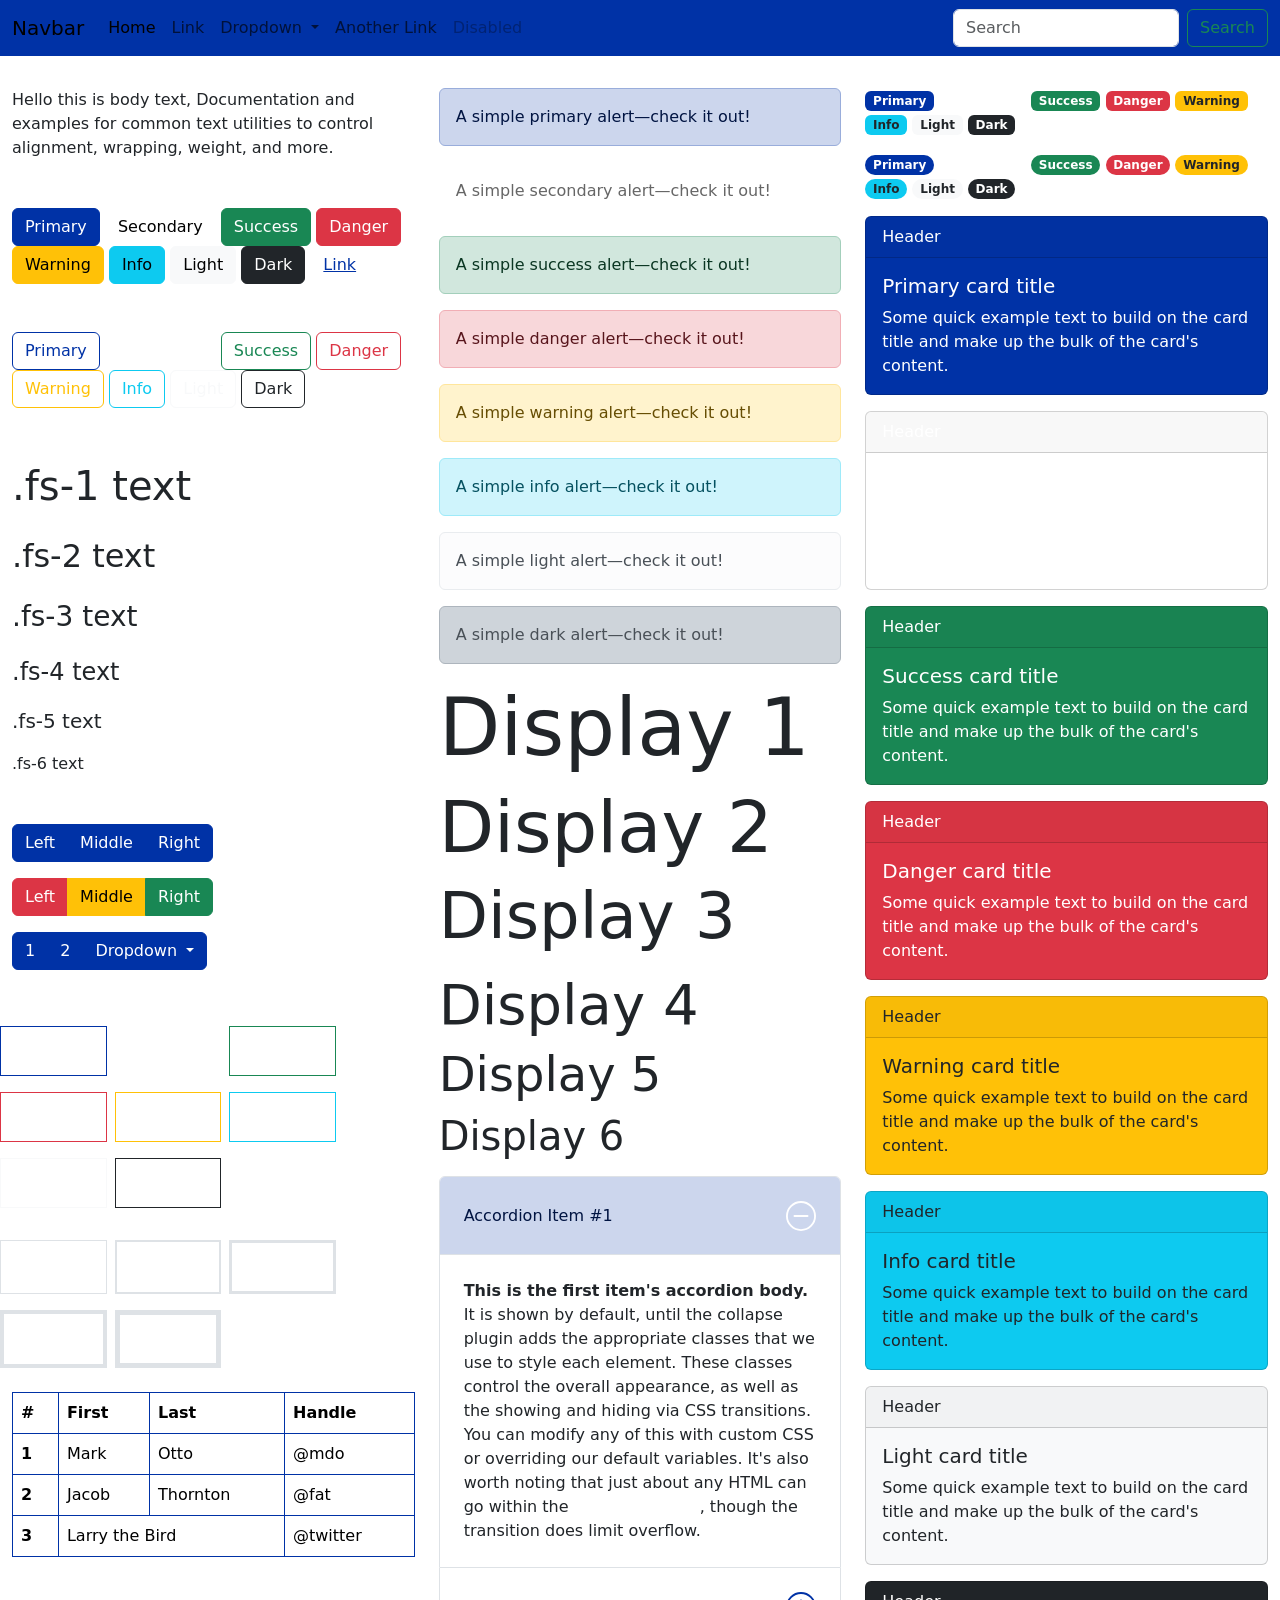
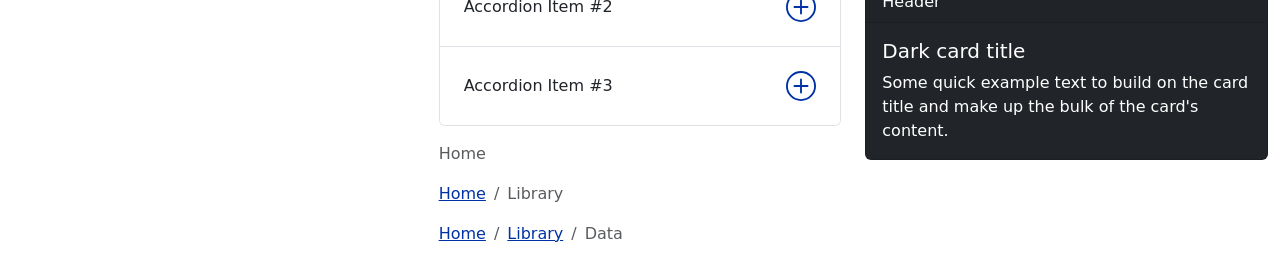
<file: theming-kit.html>
<!DOCTYPE html>
<html lang="en">
<head>
    <meta charset="UTF-8">
    <meta name="viewport" content="width=device-width, initial-scale=1">
    <title>Bootstrap v5 Themekit</title>
    <link rel="stylesheet" href="assets/css/style.css">
  
</head>
<body>
    <nav class="navbar navbar-expand-lg navbar-light bg-primary">
        <div class="container-fluid">
          <a class="navbar-brand" href="#">Navbar</a>
          <button class="navbar-toggler" type="button" data-bs-toggle="collapse" data-bs-target="#navbarSupportedContent" aria-controls="navbarSupportedContent" aria-expanded="false" aria-label="Toggle navigation">
            <span class="navbar-toggler-icon"></span>
          </button>
          <div class="collapse navbar-collapse" id="navbarSupportedContent">
            <ul class="navbar-nav me-auto mb-2 mb-lg-0">
              <li class="nav-item">
                <a class="nav-link active" aria-current="page" href="#">Home</a>
              </li>
              <li class="nav-item">
                <a class="nav-link" href="#">Link</a>
              </li>
              <li class="nav-item dropdown">
                <a class="nav-link dropdown-toggle" href="#" id="navbarDropdown" role="button" data-bs-toggle="dropdown" aria-expanded="false">
                  Dropdown
                </a>
                <ul class="dropdown-menu" aria-labelledby="navbarDropdown">
                  <li><a class="dropdown-item" href="#">Action</a></li>
                  <li><a class="dropdown-item" href="#">Another action</a></li>
                  <li><hr class="dropdown-divider"></li>
                  <li><a class="dropdown-item" href="#">Something else here</a></li>
                </ul>
              </li>
              <li class="nav-item">
                <a class="nav-link" href="#" tabindex="-1" aria-disabled="true">Another Link</a>
              </li>  
              <li class="nav-item">
                <a class="nav-link disabled" href="#" tabindex="-1" aria-disabled="true">Disabled</a>
              </li>
            </ul>
            <form class="d-flex">
              <input class="form-control me-2" type="search" placeholder="Search" aria-label="Search">
              <button class="btn btn-outline-success" type="submit">Search</button>
            </form>
          </div>
        </div>
      </nav>
    <div class="container-xxl">
        <div class="row mt-3">
            <div class="col-lg-4 col-md-6">
               <div class="mt-3 mb-3">
                <p>Hello this is body text, Documentation and examples for common text utilities to control 
                    alignment, wrapping, weight, and more.</p>
               </div>

                <div class="mt-5 mb-5">
                    <button type="button" class="btn btn-primary">Primary</button>
                    <button type="button" class="btn btn-secondary">Secondary</button>
                    <button type="button" class="btn btn-success">Success</button>
                    <button type="button" class="btn btn-danger">Danger</button>
                    <button type="button" class="btn btn-warning">Warning</button>
                    <button type="button" class="btn btn-info">Info</button>
                    <button type="button" class="btn btn-light">Light</button>
                    <button type="button" class="btn btn-dark">Dark</button>
                    <button type="button" class="btn btn-link">Link</button>
                </div>
                <div class="mt-5 mb-5">
                    <button type="button" class="btn btn-outline-primary">Primary</button>
                    <button type="button" class="btn btn-outline-secondary">Secondary</button>
                    <button type="button" class="btn btn-outline-success">Success</button>
                    <button type="button" class="btn btn-outline-danger">Danger</button>
                    <button type="button" class="btn btn-outline-warning">Warning</button>
                    <button type="button" class="btn btn-outline-info">Info</button>
                    <button type="button" class="btn btn-outline-light">Light</button>
                    <button type="button" class="btn btn-outline-dark">Dark</button>
                </div>
                <div class="mt-3 mb-3">
                  <p class="fs-1">.fs-1 text</p>
                  <p class="fs-2">.fs-2 text</p>
                  <p class="fs-3">.fs-3 text</p>
                  <p class="fs-4">.fs-4 text</p>
                  <p class="fs-5">.fs-5 text</p>
                  <p class="fs-6">.fs-6 text</p>
                </div>
                <div class="mt-5 mb-3">
                    <div class="btn-group" role="group" aria-label="Basic example">
                        <button type="button" class="btn btn-primary">Left</button>
                        <button type="button" class="btn btn-primary">Middle</button>
                        <button type="button" class="btn btn-primary">Right</button>
                      </div>
                </div>
                <div class="mt-3 mb-3">
                    <div class="btn-group" role="group" aria-label="Basic mixed styles example">
                        <button type="button" class="btn btn-danger">Left</button>
                        <button type="button" class="btn btn-warning">Middle</button>
                        <button type="button" class="btn btn-success">Right</button>
                      </div>
                </div>
                <div class="mt-3 mb-3">
                  <div class="btn-group" role="group" aria-label="Button group with nested dropdown">
                    <button type="button" class="btn btn-primary">1</button>
                    <button type="button" class="btn btn-primary">2</button>
                  
                    <div class="btn-group" role="group">
                      <button id="btnGroupDrop1" type="button" class="btn btn-primary dropdown-toggle" data-bs-toggle="dropdown" aria-expanded="false">
                        Dropdown
                      </button>
                      <ul class="dropdown-menu" aria-labelledby="btnGroupDrop1">
                        <li><a class="dropdown-item" href="#">Dropdown link</a></li>
                        <li><a class="dropdown-item" href="#">Dropdown link</a></li>
                      </ul>
                    </div>
                  </div>
                  <div class="row mt-5 mb-3">
                    <div class="col-3 p-4 border border-primary me-2 my-2"></div>
                    <div class="col-3 p-4 border border-secondary me-2 my-2"></div>
                    <div class="col-3 p-4 border border-success me-2 my-2"></div>
                    <div class="col-3 p-4 border border-danger me-2 my-2"></div>
                    <div class="col-3 p-4 border border-warning me-2 my-2"></div>
                    <div class="col-3 p-4 border border-info me-2 my-2"></div>
                    <div class="col-3 p-4 border border-light me-2 my-2"></div>
                    <div class="col-3 p-4 border border-dark me-2 my-2"></div>
                    <div class="col-3 p-4 border border-white me-2 my-2"></div>
                  </div>
                  <div class="row mt-3 mb-3 d-flex d-block">
                    <div class="col-3 p-4 border border-1 me-2 my-2"></div>
                    <div class="col-3 p-4 border border-2 me-2 my-2"></div>
                    <div class="col-3 p-4 border border-3 me-2 my-2"></div>
                    <div class="col-3 p-4 border border-4 me-2 my-2"></div>
                    <div class="col-3 p-4 border border-5 me-2 my-2"></div>
                  </div>
                 
                  <div class="mt-3 mb-3">
                    <table class="table table-bordered border-primary">
                      <thead>
                        <tr>
                          <th scope="col">#</th>
                          <th scope="col">First</th>
                          <th scope="col">Last</th>
                          <th scope="col">Handle</th>
                        </tr>
                      </thead>
                      <tbody>
                        <tr>
                          <th scope="row">1</th>
                          <td>Mark</td>
                          <td>Otto</td>
                          <td>@mdo</td>
                        </tr>
                        <tr>
                          <th scope="row">2</th>
                          <td>Jacob</td>
                          <td>Thornton</td>
                          <td>@fat</td>
                        </tr>
                        <tr>
                          <th scope="row">3</th>
                          <td colspan="2">Larry the Bird</td>
                          <td>@twitter</td>
                        </tr>
                      </tbody>
                    </table>
                  </div>
                </div>
              </div>
       
        <div class="col-lg-4 col-md-6">
            <div class="mt-3 mb-3">
                <div class="alert alert-primary" role="alert">
                    A simple primary alert—check it out!
                  </div>
                  <div class="alert alert-secondary" role="alert">
                    A simple secondary alert—check it out!
                  </div>
                  <div class="alert alert-success" role="alert">
                    A simple success alert—check it out!
                  </div>
                  <div class="alert alert-danger" role="alert">
                    A simple danger alert—check it out!
                  </div>
                  <div class="alert alert-warning" role="alert">
                    A simple warning alert—check it out!
                  </div>
                  <div class="alert alert-info" role="alert">
                    A simple info alert—check it out!
                  </div>
                  <div class="alert alert-light" role="alert">
                    A simple light alert—check it out!
                  </div>
                  <div class="alert alert-dark" role="alert">
                    A simple dark alert—check it out!
                  </div>
            </div>
            <div class="mt-3 mb-3">
                <h1 class="display-1">Display 1</h1>
                <h1 class="display-2">Display 2</h1>
                <h1 class="display-3">Display 3</h1>
                <h1 class="display-4">Display 4</h1>
                <h1 class="display-5">Display 5</h1>
                <h1 class="display-6">Display 6</h1>
            </div>
            <div class="mt-3 mb-3">
              <div class="accordion" id="accordionPanelsStayOpenExample">
                <div class="accordion-item">
                  <h2 class="accordion-header" id="panelsStayOpen-headingOne">
                    <button class="accordion-button" type="button" data-bs-toggle="collapse" data-bs-target="#panelsStayOpen-collapseOne" aria-expanded="true" aria-controls="panelsStayOpen-collapseOne">
                      Accordion Item #1
                    </button>
                  </h2>
                  <div id="panelsStayOpen-collapseOne" class="accordion-collapse collapse show" aria-labelledby="panelsStayOpen-headingOne">
                    <div class="accordion-body">
                      <strong>This is the first item's accordion body.</strong> It is shown by default, until the collapse plugin adds the appropriate classes that we use to style each element. These classes control the overall appearance, as well as the showing and hiding via CSS transitions. You can modify any of this with custom CSS or overriding our default variables. It's also worth noting that just about any HTML can go within the <code>.accordion-body</code>, though the transition does limit overflow.
                    </div>
                  </div>
                </div>
                <div class="accordion-item">
                  <h2 class="accordion-header" id="panelsStayOpen-headingTwo">
                    <button class="accordion-button collapsed" type="button" data-bs-toggle="collapse" data-bs-target="#panelsStayOpen-collapseTwo" aria-expanded="false" aria-controls="panelsStayOpen-collapseTwo">
                      Accordion Item #2
                    </button>
                  </h2>
                  <div id="panelsStayOpen-collapseTwo" class="accordion-collapse collapse" aria-labelledby="panelsStayOpen-headingTwo">
                    <div class="accordion-body">
                      <strong>This is the second item's accordion body.</strong> It is hidden by default, until the collapse plugin adds the appropriate classes that we use to style each element. These classes control the overall appearance, as well as the showing and hiding via CSS transitions. You can modify any of this with custom CSS or overriding our default variables. It's also worth noting that just about any HTML can go within the <code>.accordion-body</code>, though the transition does limit overflow.
                    </div>
                  </div>
                </div>
                <div class="accordion-item">
                  <h2 class="accordion-header" id="panelsStayOpen-headingThree">
                    <button class="accordion-button collapsed" type="button" data-bs-toggle="collapse" data-bs-target="#panelsStayOpen-collapseThree" aria-expanded="false" aria-controls="panelsStayOpen-collapseThree">
                      Accordion Item #3
                    </button>
                  </h2>
                  <div id="panelsStayOpen-collapseThree" class="accordion-collapse collapse" aria-labelledby="panelsStayOpen-headingThree">
                    <div class="accordion-body">
                      <strong>This is the third item's accordion body.</strong> It is hidden by default, until the collapse plugin adds the appropriate classes that we use to style each element. These classes control the overall appearance, as well as the showing and hiding via CSS transitions. You can modify any of this with custom CSS or overriding our default variables. It's also worth noting that just about any HTML can go within the <code>.accordion-body</code>, though the transition does limit overflow.
                    </div>
                  </div>
                </div>
              </div>
          </div>
          <div class="mt-3 mb-3">
            <nav aria-label="breadcrumb">
              <ol class="breadcrumb">
                <li class="breadcrumb-item active" aria-current="page">Home</li>
              </ol>
            </nav>
            
            <nav aria-label="breadcrumb">
              <ol class="breadcrumb">
                <li class="breadcrumb-item"><a href="#">Home</a></li>
                <li class="breadcrumb-item active" aria-current="page">Library</li>
              </ol>
            </nav>
            
            <nav aria-label="breadcrumb">
              <ol class="breadcrumb">
                <li class="breadcrumb-item"><a href="#">Home</a></li>
                <li class="breadcrumb-item"><a href="#">Library</a></li>
                <li class="breadcrumb-item active" aria-current="page">Data</li>
              </ol>
            </nav>
          </div>
        </div>
        
        <div class="col-lg-4 col-md-6">
            <div class="mt-3 mb-3">
                <span class="badge bg-primary">Primary</span>
                <span class="badge bg-secondary">Secondary</span>
                <span class="badge bg-success">Success</span>
                <span class="badge bg-danger">Danger</span>
                <span class="badge bg-warning text-dark">Warning</span>
                <span class="badge bg-info text-dark">Info</span>
                <span class="badge bg-light text-dark">Light</span>
                <span class="badge bg-dark">Dark</span>
            </div>
            <div class="mt-3 mb-3">
              <span class="badge rounded-pill bg-primary">Primary</span>
              <span class="badge rounded-pill bg-secondary">Secondary</span>
              <span class="badge rounded-pill bg-success">Success</span>
              <span class="badge rounded-pill bg-danger">Danger</span>
              <span class="badge rounded-pill bg-warning text-dark">Warning</span>
              <span class="badge rounded-pill bg-info text-dark">Info</span>
              <span class="badge rounded-pill bg-light text-dark">Light</span>
              <span class="badge rounded-pill bg-dark">Dark</span>
            </div>
            
            <div class="mt-3 mb-3">
                <div class="card text-white bg-primary mb-3">
                    <div class="card-header">Header</div>
                    <div class="card-body">
                      <h5 class="card-title">Primary card title</h5>
                      <p class="card-text">Some quick example text to build on the card title and make up the bulk of the card's content.</p>
                    </div>
                  </div>
                  <div class="card text-white bg-secondary mb-3">
                    <div class="card-header">Header</div>
                    <div class="card-body">
                      <h5 class="card-title">Secondary card title</h5>
                      <p class="card-text">Some quick example text to build on the card title and make up the bulk of the card's content.</p>
                    </div>
                  </div>
                  <div class="card text-white bg-success mb-3">
                    <div class="card-header">Header</div>
                    <div class="card-body">
                      <h5 class="card-title">Success card title</h5>
                      <p class="card-text">Some quick example text to build on the card title and make up the bulk of the card's content.</p>
                    </div>
                  </div>
                  <div class="card text-white bg-danger mb-3">
                    <div class="card-header">Header</div>
                    <div class="card-body">
                      <h5 class="card-title">Danger card title</h5>
                      <p class="card-text">Some quick example text to build on the card title and make up the bulk of the card's content.</p>
                    </div>
                  </div>
                  <div class="card text-dark bg-warning mb-3">
                    <div class="card-header">Header</div>
                    <div class="card-body">
                      <h5 class="card-title">Warning card title</h5>
                      <p class="card-text">Some quick example text to build on the card title and make up the bulk of the card's content.</p>
                    </div>
                  </div>
                  <div class="card text-dark bg-info mb-3">
                    <div class="card-header">Header</div>
                    <div class="card-body">
                      <h5 class="card-title">Info card title</h5>
                      <p class="card-text">Some quick example text to build on the card title and make up the bulk of the card's content.</p>
                    </div>
                  </div>
                  <div class="card text-dark bg-light mb-3">
                    <div class="card-header">Header</div>
                    <div class="card-body">
                      <h5 class="card-title">Light card title</h5>
                      <p class="card-text">Some quick example text to build on the card title and make up the bulk of the card's content.</p>
                    </div>
                  </div>
                  <div class="card text-white bg-dark mb-3">
                    <div class="card-header">Header</div>
                    <div class="card-body">
                      <h5 class="card-title">Dark card title</h5>
                      <p class="card-text">Some quick example text to build on the card title and make up the bulk of the card's content.</p>
                    </div>
                  </div>
            </div>
        </div>
    </div>
    </div>

    <script src="https://cdn.jsdelivr.net/npm/@popperjs/core@2.9.3/dist/umd/popper.min.js" integrity="sha384-W8fXfP3gkOKtndU4JGtKDvXbO53Wy8SZCQHczT5FMiiqmQfUpWbYdTil/SxwZgAN" crossorigin="anonymous"></script>
<script src="https://cdn.jsdelivr.net/npm/bootstrap@5.1.1/dist/js/bootstrap.min.js" integrity="sha384-skAcpIdS7UcVUC05LJ9Dxay8AXcDYfBJqt1CJ85S/CFujBsIzCIv+l9liuYLaMQ/" crossorigin="anonymous"></script>
    <!-- <script src="assets/js/popper.min.js"></script> -->
</body>
</html>
</file>
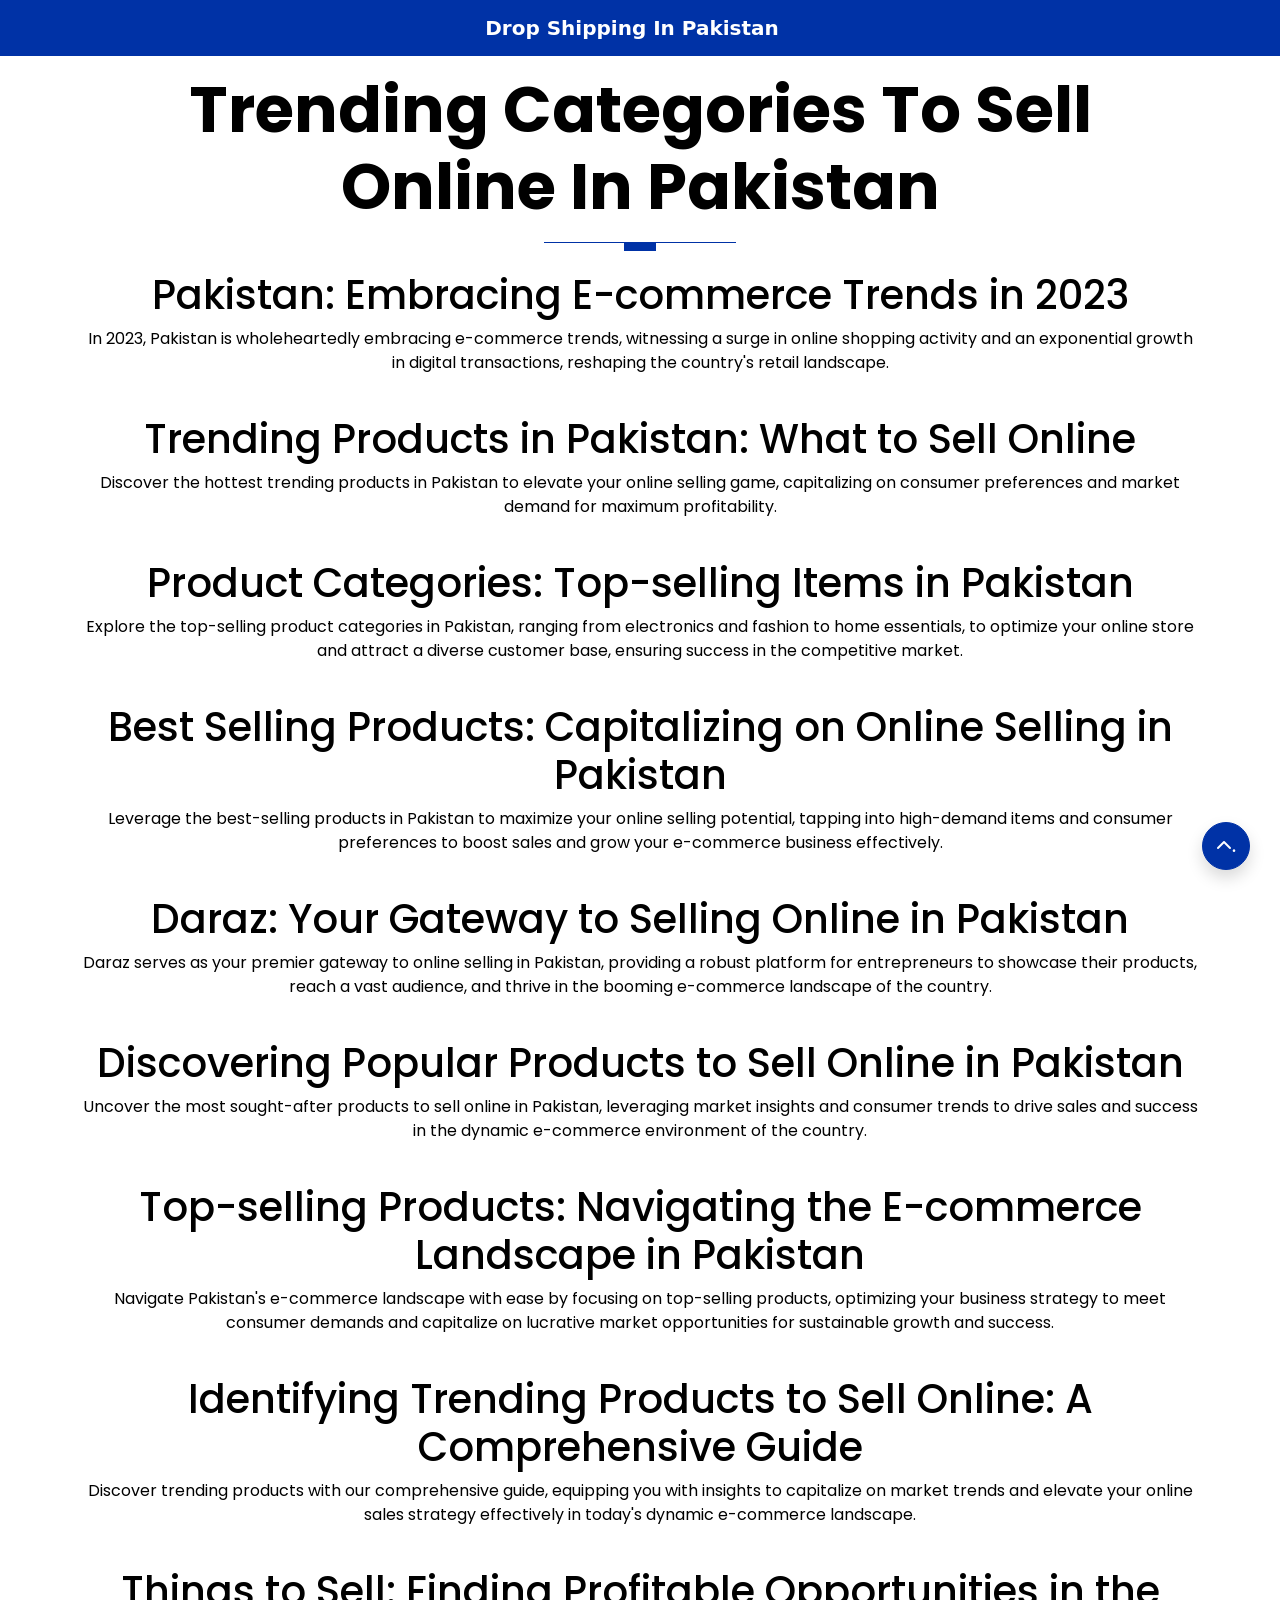
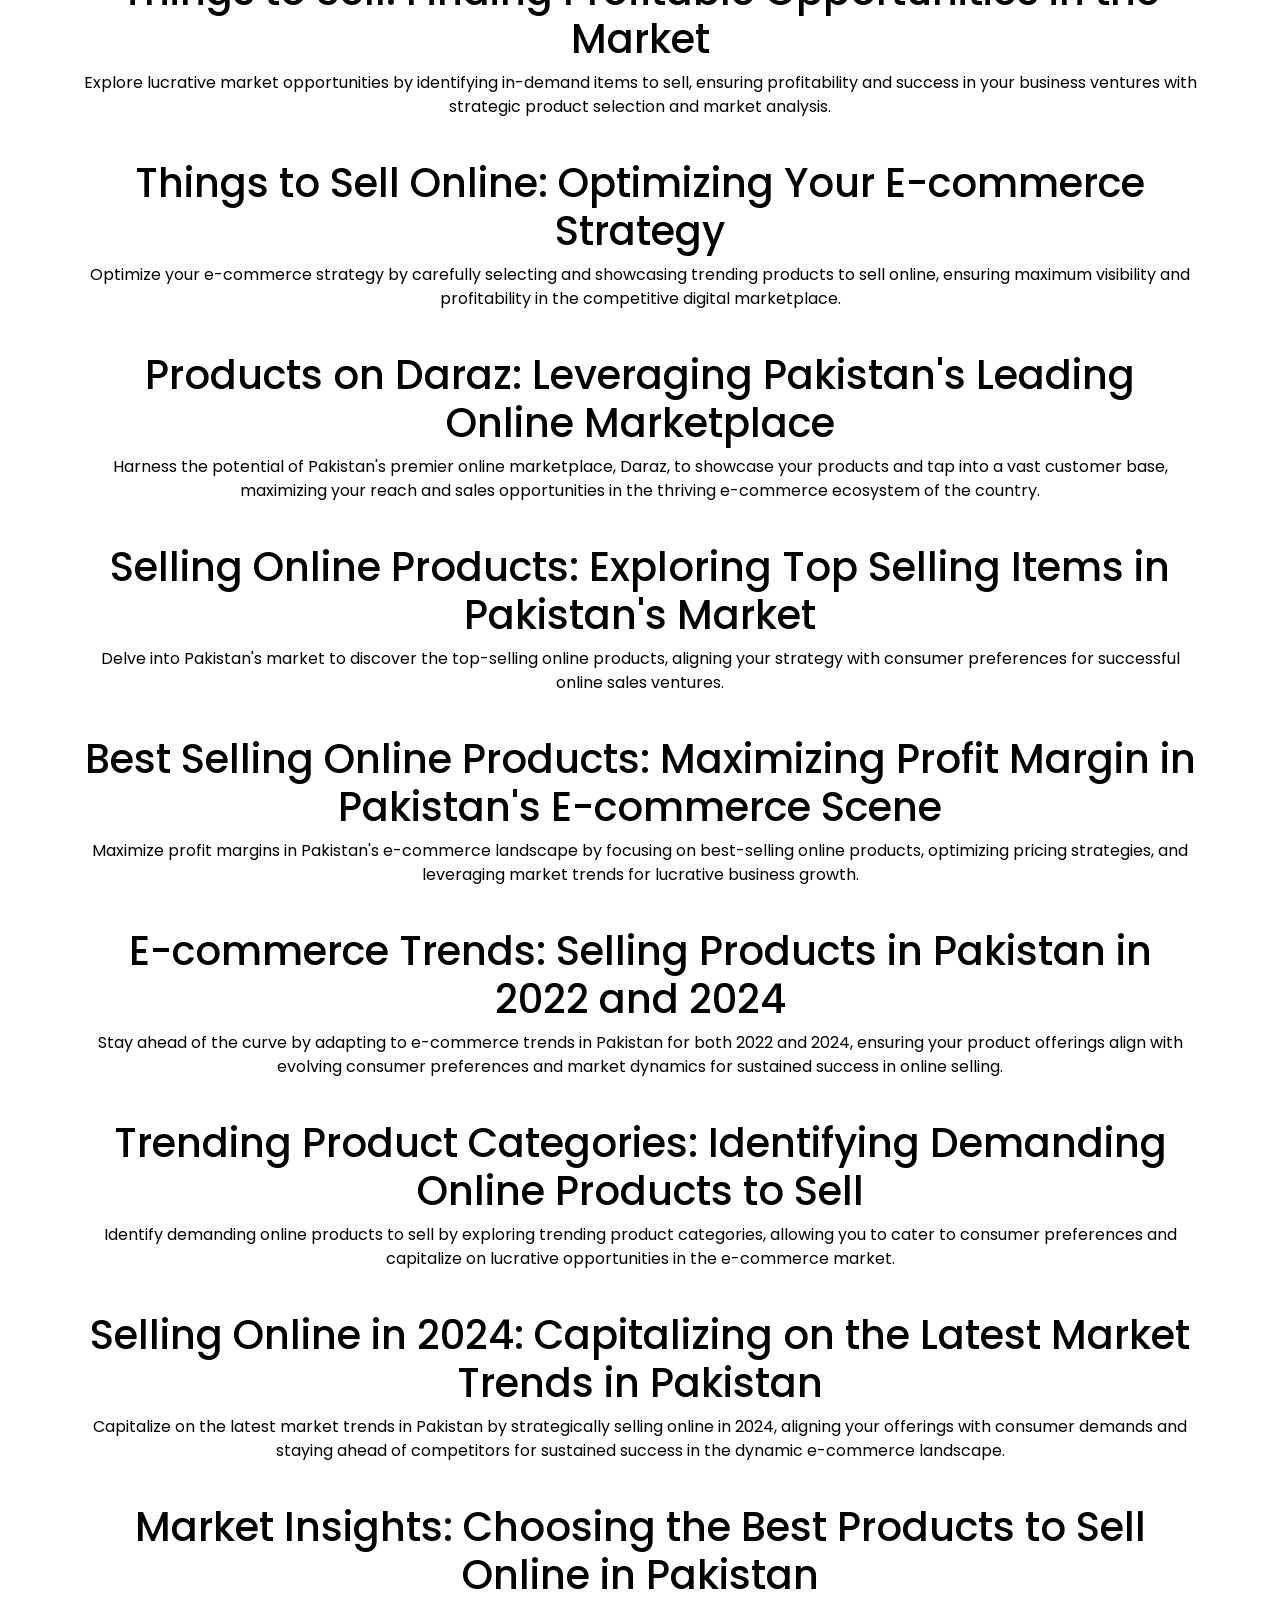
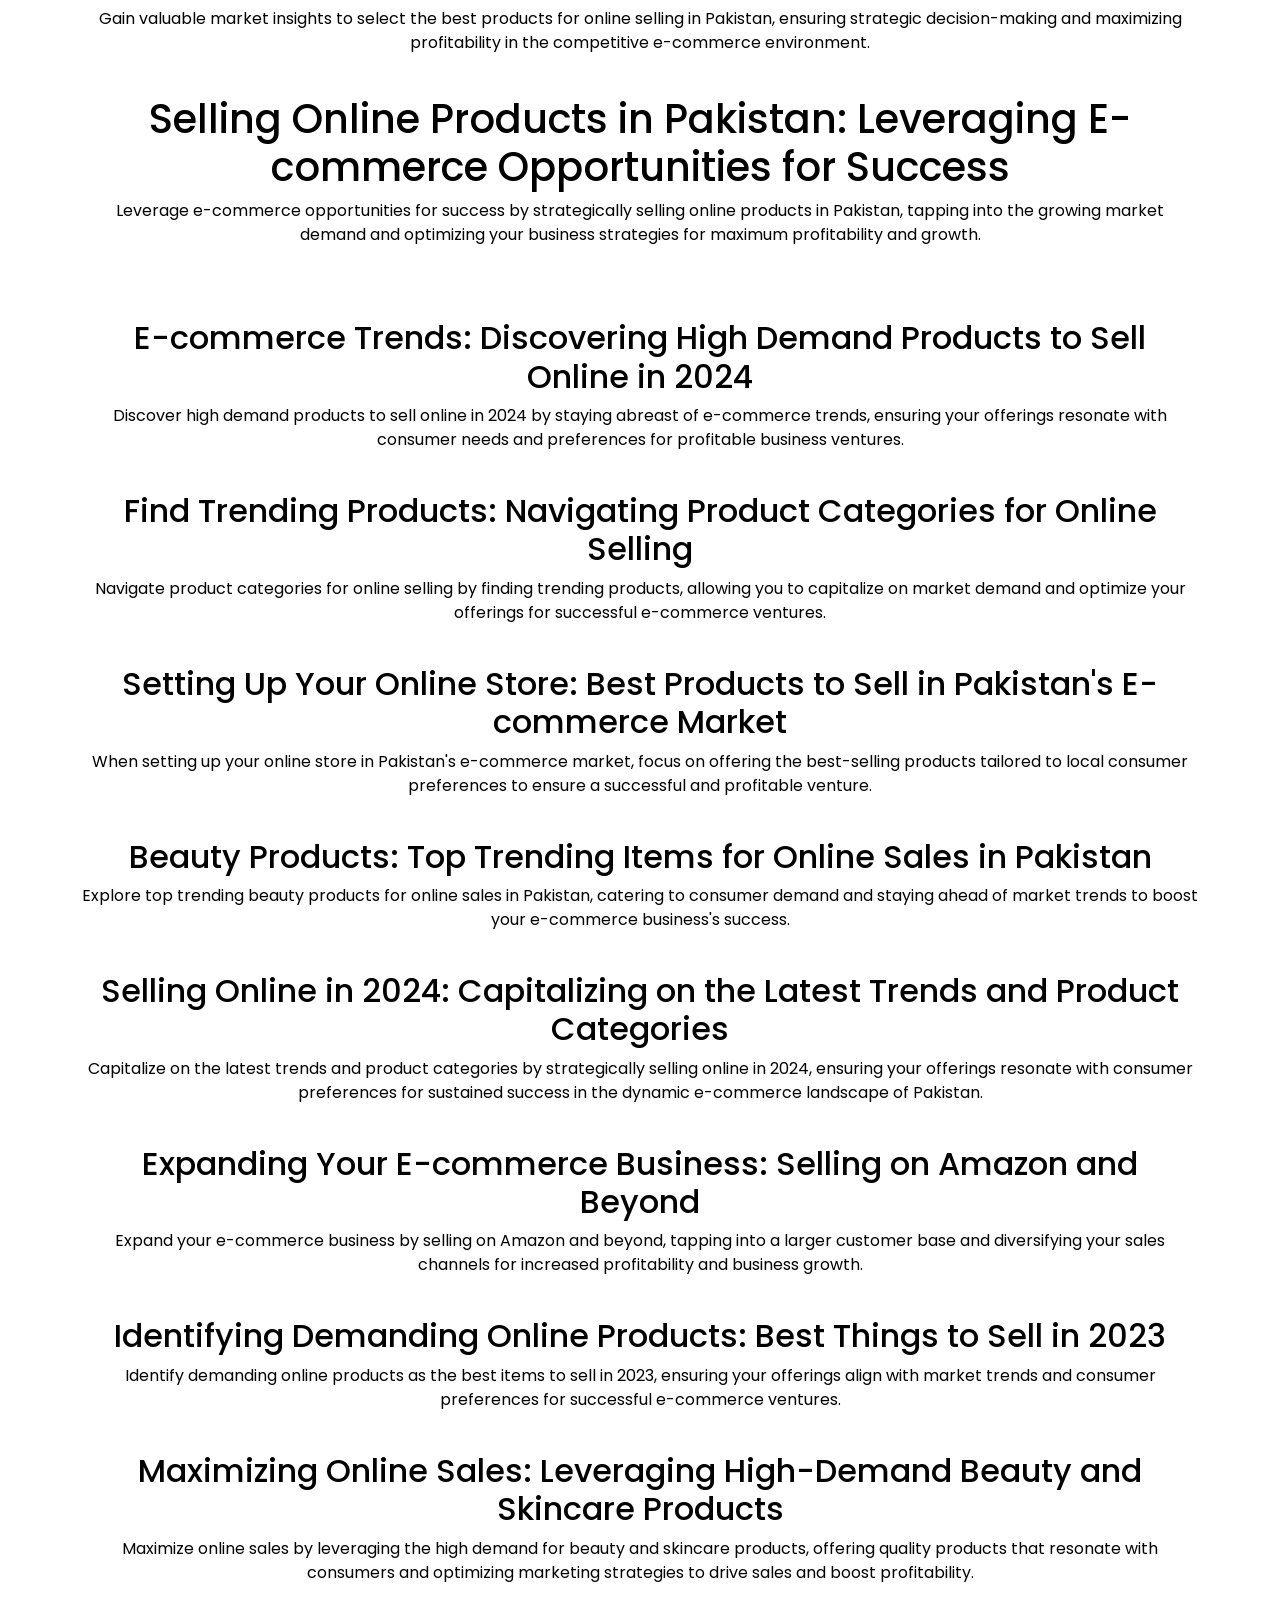
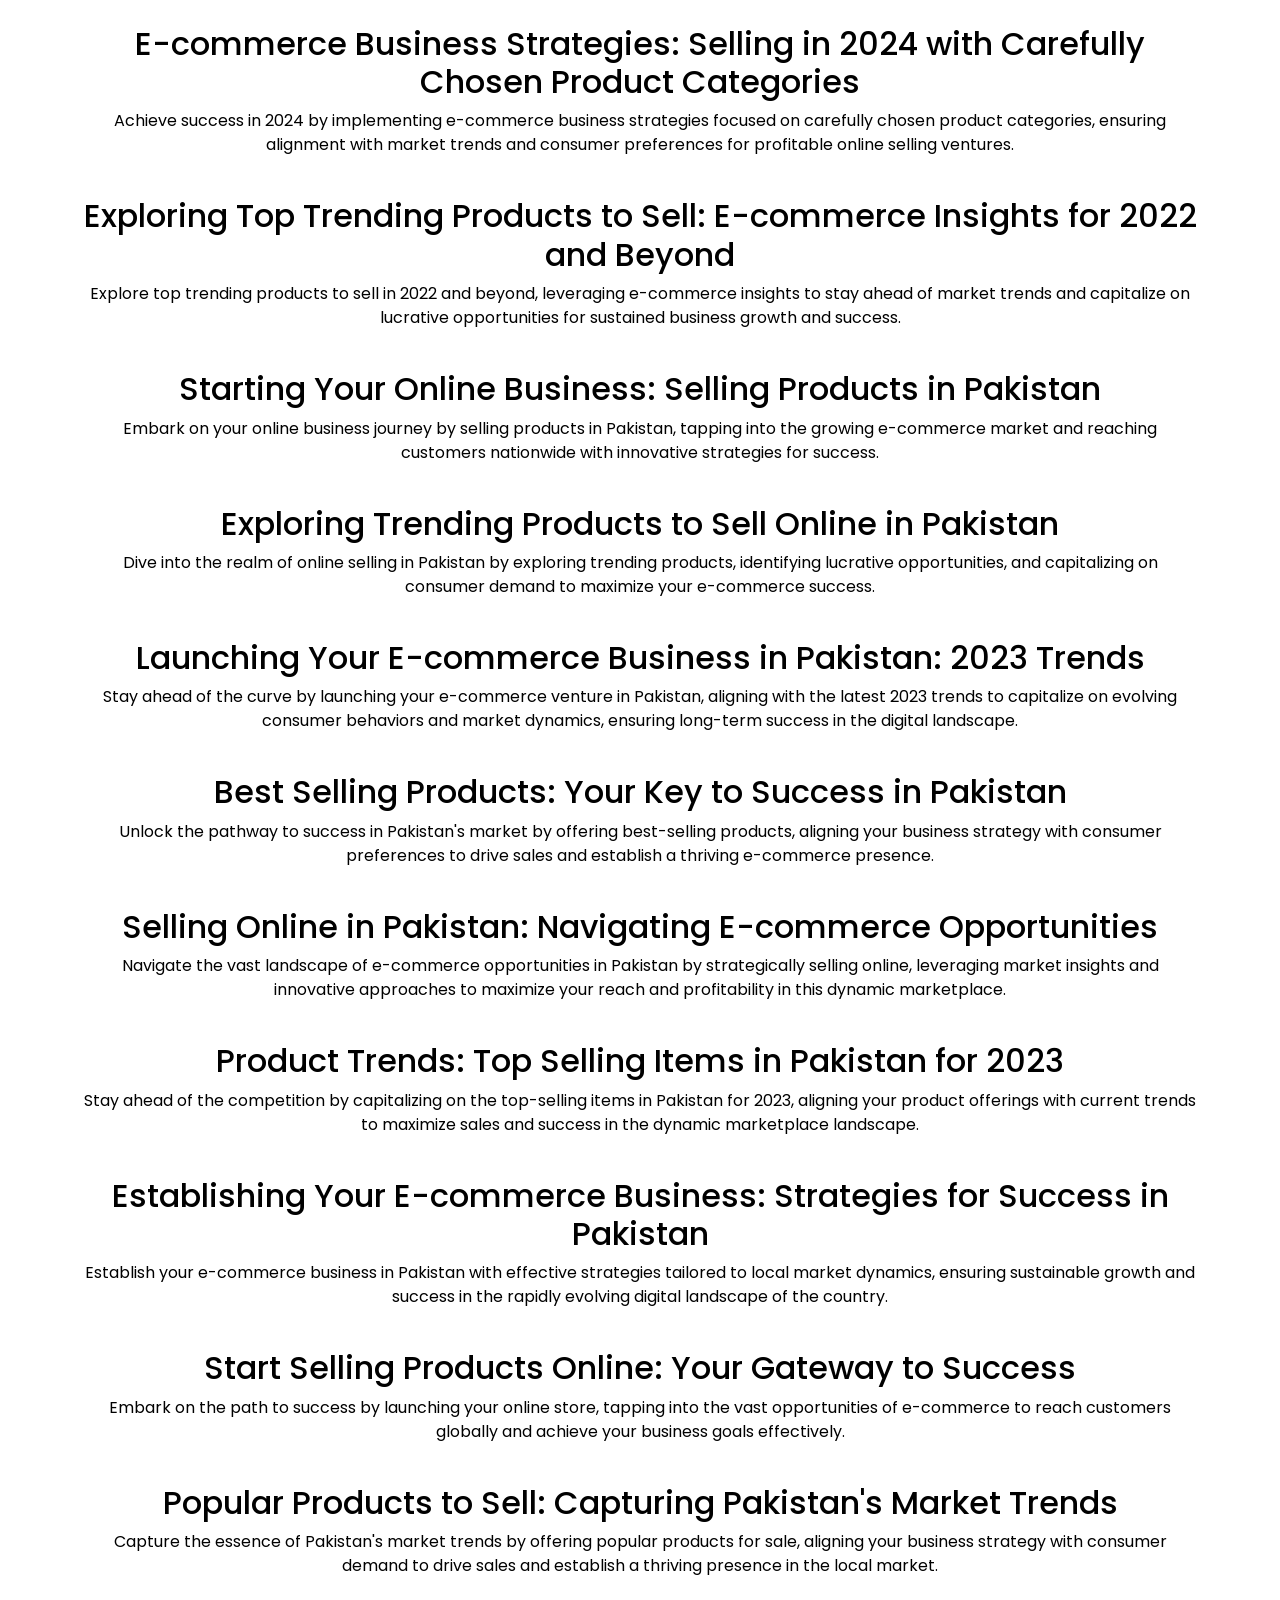
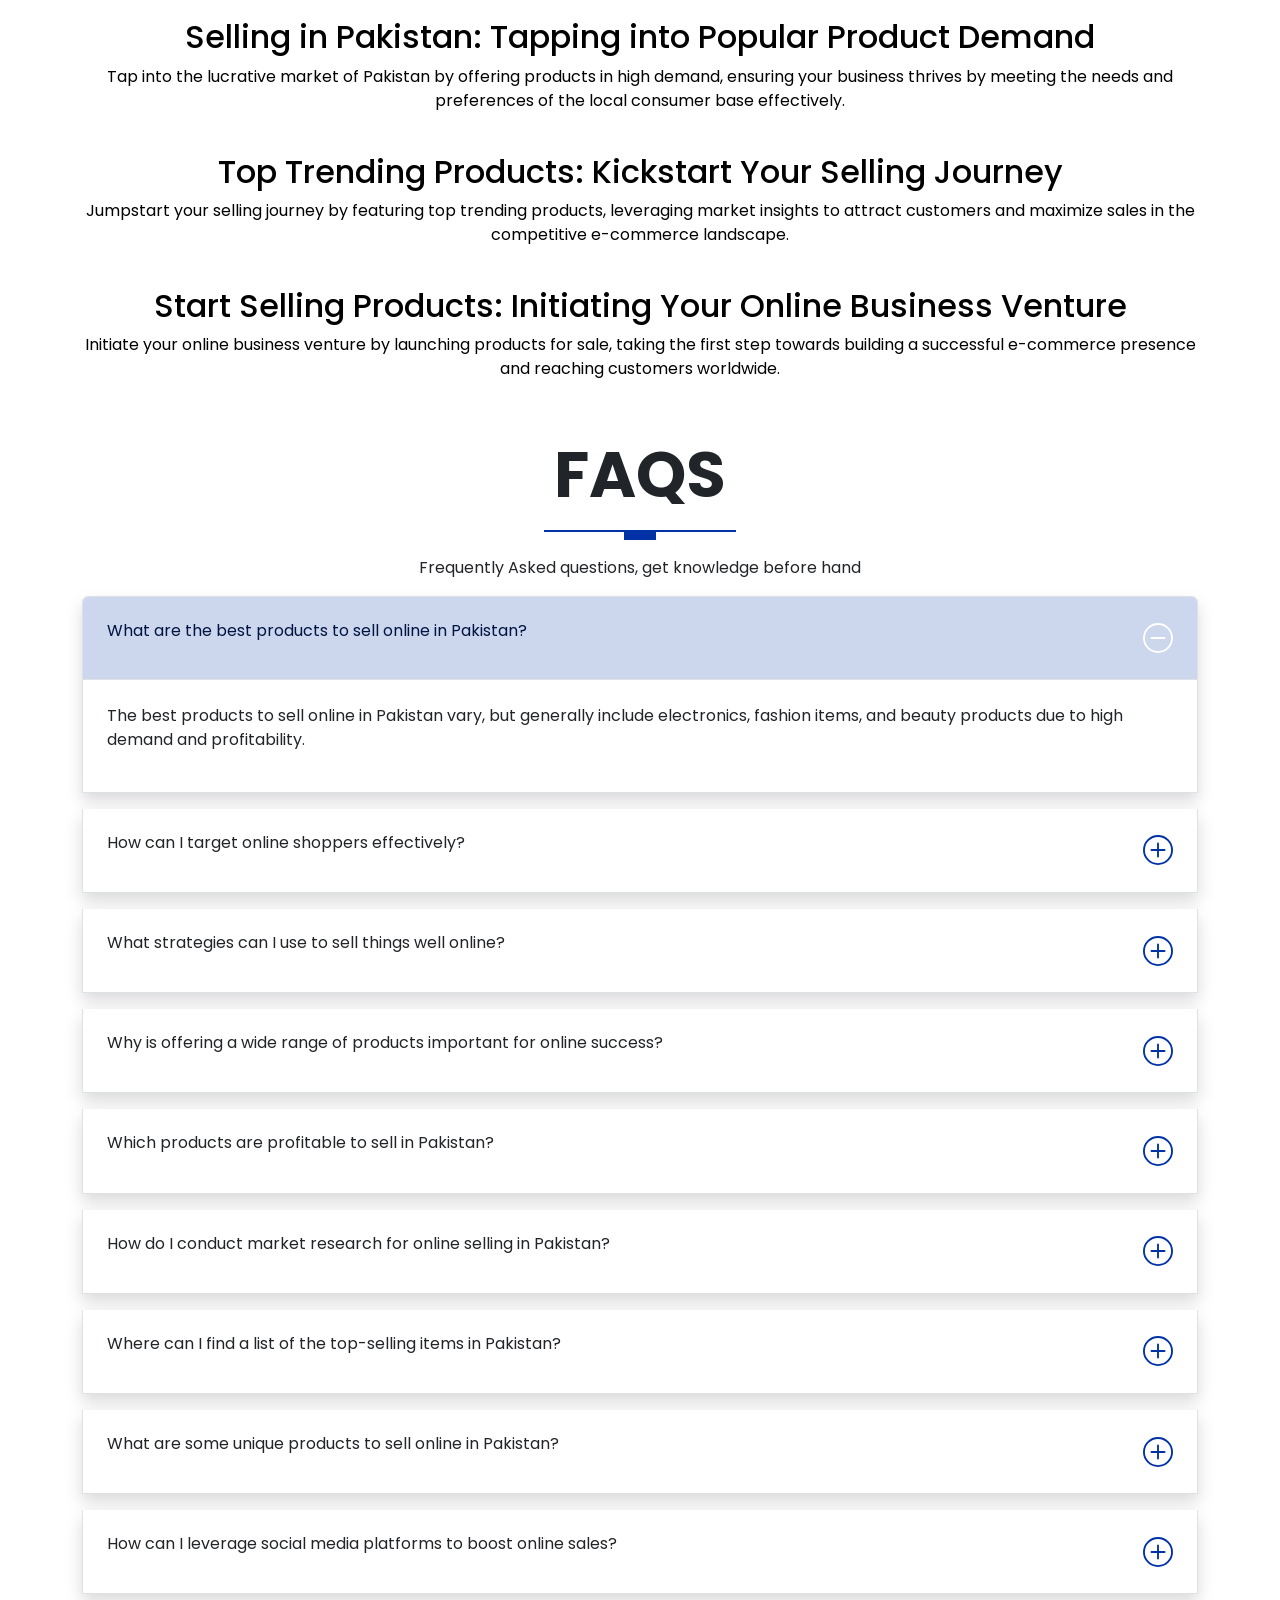
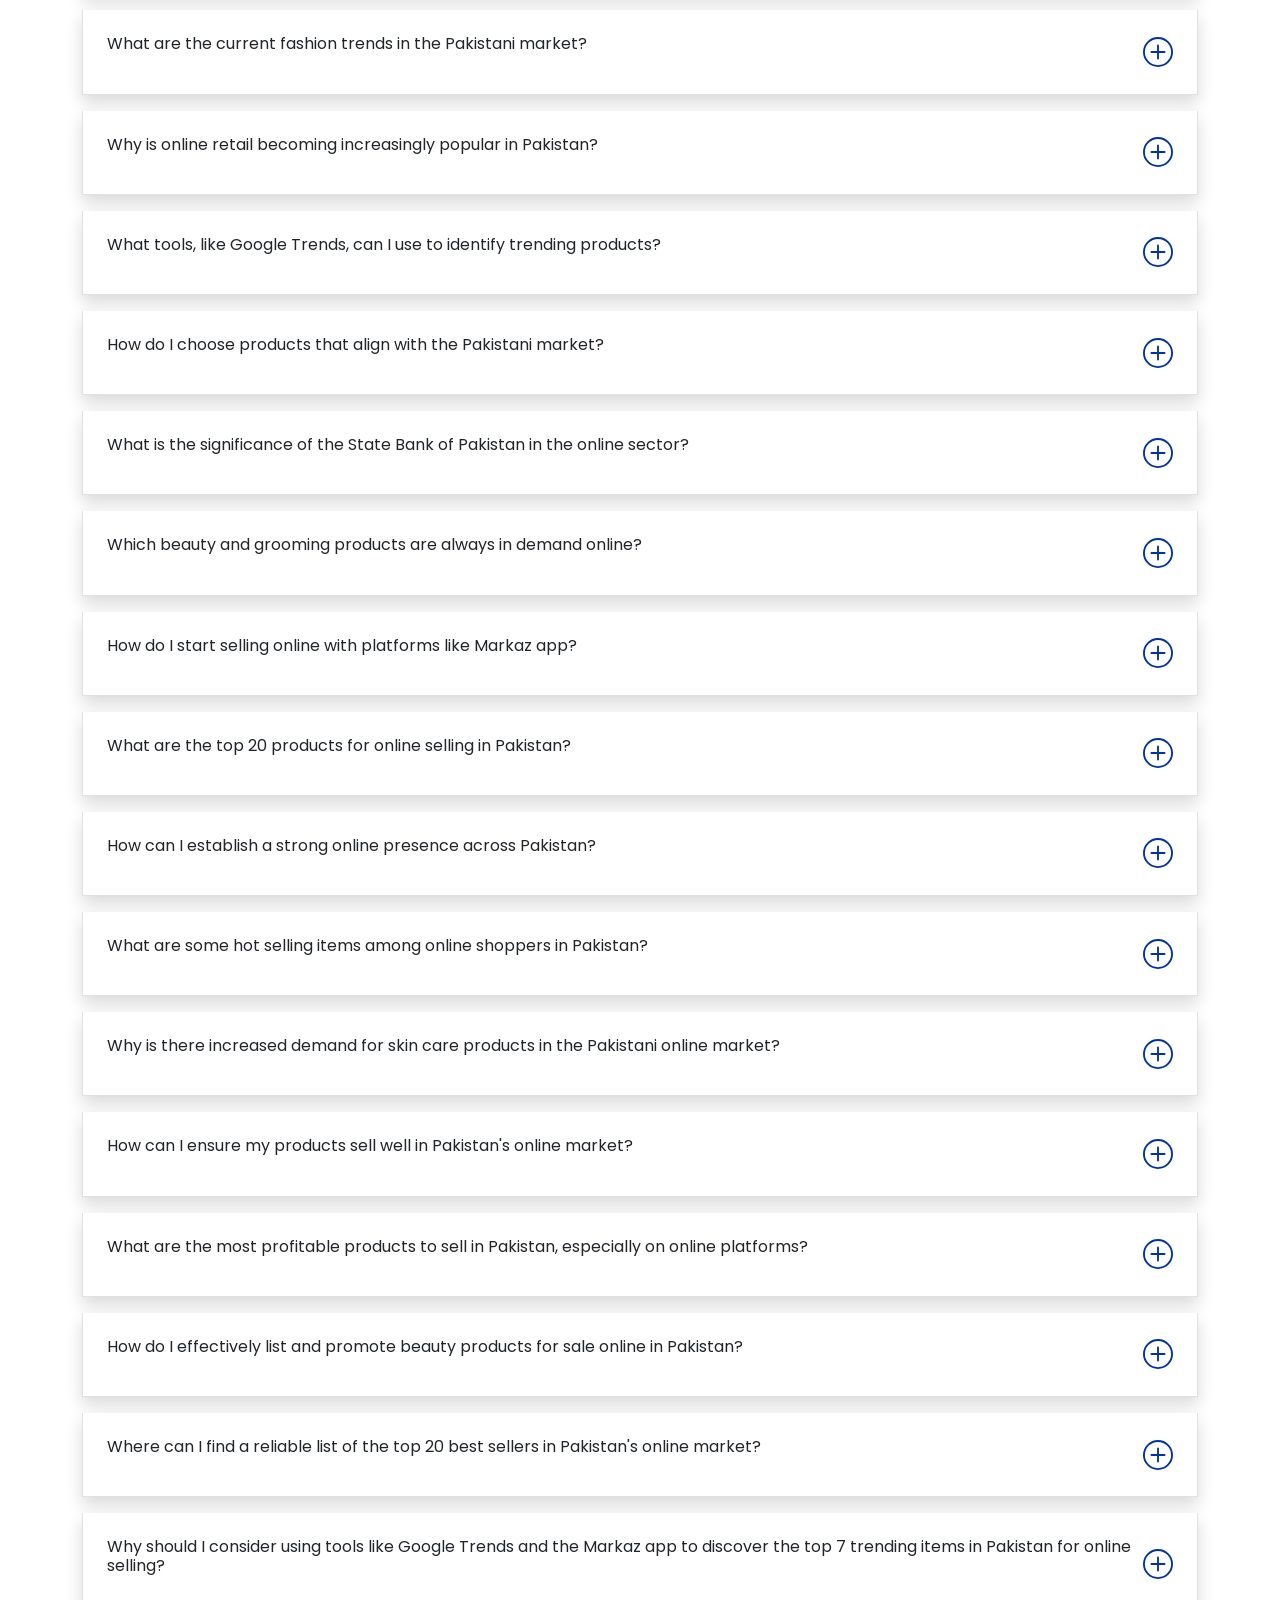
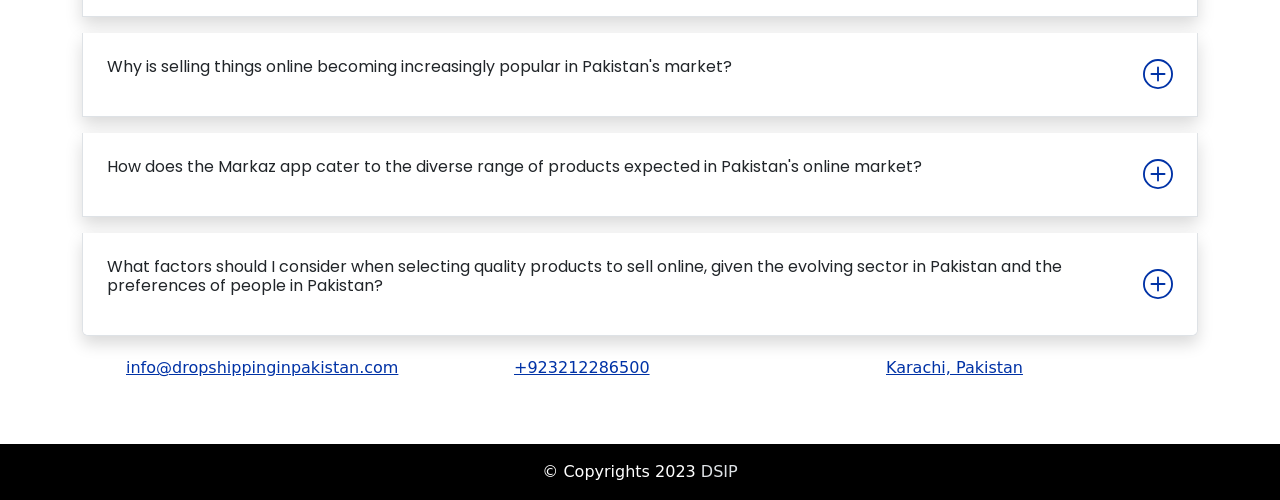
<file: trending-categories-to-sell-online-in-pakistan.html>
<!doctype html>
<html lang="en">
  <head>
    <meta charset="utf-8">
    <meta name="viewport" content="width=device-width, initial-scale=1">
    <meta name="description" content="In Pakistan's dynamic market landscape of 2023, it's crucial to identify trending products to sell online effectively. Explore the diverse array of products in Pakistan, capitalize on emerging trends, and strategically sell products online to stay ahead in the competitive market. discover the top 7 e-commerce websites who sell online in pakistan..........⭐⭐⭐">
    <meta name="keywords" content="In Pakistan's dynamic market landscape of 2023, it's crucial to identify trending products to sell online effectively. Explore the diverse array of products in Pakistan, capitalize on emerging trends, and strategically sell products online to stay ahead in the competitive market. discover the top 7 e-commerce websites who sell online in pakistan..........">
    <title>Best Selling Trending Categories | Trending Products to Sell Online in Pakistan in 2023 | 2024</title>
    <link rel="icon" type="image/png" href="images/favi.png">
    <link rel="stylesheet" href="assets/css/style.css">
    <link rel="stylesheet" href="assets/css/fontawesome.css">
    <link href="https://fonts.googleapis.com/css2?family=Poppins:wght@400;500;600;700;800;900&display=swap" rel="stylesheet">
    <link rel="stylesheet" href="assets/vendors/css/glightbox.min.css">
  </head>
  <body>
    <!-- begin navbar here -->
    <nav class="navbar navbar-expand-lg navbar-dark bg-primary menu ">
      <div class="container d-flex justify-content-center">
        <a class="navbar-brand fw-bold" href="https://www.dropshippinginpakistan.com/">Drop Shipping In Pakistan
        </a>
      </div>
    </nav>
    <!-- end navbar here -->

              <!-- begin services here -->
    <section id="services" class="services">
      <div class="container  text-black">
        <div class="row text-center">
          <h1 class="display-3 fw-bold text-black">Trending Categories to Sell Online in Pakistan</h1>
          <div class="heading-line mb-1"></div>
        </div>
      
      <div class="row text-center">
        <div class="col-sm-12">
          <h1>Pakistan: Embracing E-commerce Trends in 2023</h1>
          <p>In 2023, Pakistan is wholeheartedly embracing e-commerce trends, witnessing a surge in online shopping activity and an exponential growth in digital transactions, reshaping the country's retail landscape.</p>
          <br>
          <h1>Trending Products in Pakistan: What to Sell Online</h1>
          <p>Discover the hottest trending products in Pakistan to elevate your online selling game, capitalizing on consumer preferences and market demand for maximum profitability.</p>
          <br>
          <h1>Product Categories: Top-selling Items in Pakistan</h1>
          <p>Explore the top-selling product categories in Pakistan, ranging from electronics and fashion to home essentials, to optimize your online store and attract a diverse customer base, ensuring success in the competitive market.</p>
          <br>
          <h1>Best Selling Products: Capitalizing on Online Selling in Pakistan</h1>
          <p>Leverage the best-selling products in Pakistan to maximize your online selling potential, tapping into high-demand items and consumer preferences to boost sales and grow your e-commerce business effectively.</p>
          <br>
          <h1>Daraz: Your Gateway to Selling Online in Pakistan</h1>
          <p>Daraz serves as your premier gateway to online selling in Pakistan, providing a robust platform for entrepreneurs to showcase their products, reach a vast audience, and thrive in the booming e-commerce landscape of the country.</p>
          <br>
          <h1>Discovering Popular Products to Sell Online in Pakistan</h1>
          <p>Uncover the most sought-after products to sell online in Pakistan, leveraging market insights and consumer trends to drive sales and success in the dynamic e-commerce environment of the country.</p>
          <br>
          <h1>Top-selling Products: Navigating the E-commerce Landscape in Pakistan</h1>
          <p>Navigate Pakistan's e-commerce landscape with ease by focusing on top-selling products, optimizing your business strategy to meet consumer demands and capitalize on lucrative market opportunities for sustainable growth and success.</p>
          <br>
          <h1>Identifying Trending Products to Sell Online: A Comprehensive Guide</h1>
          <p>Discover trending products with our comprehensive guide, equipping you with insights to capitalize on market trends and elevate your online sales strategy effectively in today's dynamic e-commerce landscape.</p>
          <br>
          <h1>Things to Sell: Finding Profitable Opportunities in the Market</h1>
          <p>Explore lucrative market opportunities by identifying in-demand items to sell, ensuring profitability and success in your business ventures with strategic product selection and market analysis.</p>
          <br>
          <h1>Things to Sell Online: Optimizing Your E-commerce Strategy</h1>
          <p>Optimize your e-commerce strategy by carefully selecting and showcasing trending products to sell online, ensuring maximum visibility and profitability in the competitive digital marketplace.</p>
          <br>
          <h1>Products on Daraz: Leveraging Pakistan's Leading Online Marketplace</h1>
          <p>Harness the potential of Pakistan's premier online marketplace, Daraz, to showcase your products and tap into a vast customer base, maximizing your reach and sales opportunities in the thriving e-commerce ecosystem of the country.</p>
          <br>
          <h1>Selling Online Products: Exploring Top Selling Items in Pakistan's Market</h1>
          <p>Delve into Pakistan's market to discover the top-selling online products, aligning your strategy with consumer preferences for successful online sales ventures.</p>
          <br>
          <h1>Best Selling Online Products: Maximizing Profit Margin in Pakistan's E-commerce Scene</h1>
          <p>Maximize profit margins in Pakistan's e-commerce landscape by focusing on best-selling online products, optimizing pricing strategies, and leveraging market trends for lucrative business growth.</p>
          <br>
          <h1>E-commerce Trends: Selling Products in Pakistan in 2022 and 2024</h1>
          <p>Stay ahead of the curve by adapting to e-commerce trends in Pakistan for both 2022 and 2024, ensuring your product offerings align with evolving consumer preferences and market dynamics for sustained success in online selling.</p>
          <br>
          <h1>Trending Product Categories: Identifying Demanding Online Products to Sell</h1>
          <p>Identify demanding online products to sell by exploring trending product categories, allowing you to cater to consumer preferences and capitalize on lucrative opportunities in the e-commerce market.</p>
          <br>
          <h1>Selling Online in 2024: Capitalizing on the Latest Market Trends in Pakistan</h1>
          <p>Capitalize on the latest market trends in Pakistan by strategically selling online in 2024, aligning your offerings with consumer demands and staying ahead of competitors for sustained success in the dynamic e-commerce landscape.</p>
          <br>
          <h1>Market Insights: Choosing the Best Products to Sell Online in Pakistan</h1>
          <p>Gain valuable market insights to select the best products for online selling in Pakistan, ensuring strategic decision-making and maximizing profitability in the competitive e-commerce environment.</p>
          <br>
          <h1>Selling Online Products in Pakistan: Leveraging E-commerce Opportunities for Success</h1>
          <p>Leverage e-commerce opportunities for success by strategically selling online products in Pakistan, tapping into the growing market demand and optimizing your business strategies for maximum profitability and growth.</p>
          <br>
        </div>
      </div>
      </div>
    </section>

    <section id="services" class="services">
     <div class="container text-black"> 
    <div class="row text-center">
        <div class="col-sm-12">
          <h2>E-commerce Trends: Discovering High Demand Products to Sell Online in 2024</h2>
          <p>Discover high demand products to sell online in 2024 by staying abreast of e-commerce trends, ensuring your offerings resonate with consumer needs and preferences for profitable business ventures.</p>
          <br>
          <h2>Find Trending Products: Navigating Product Categories for Online Selling</h2>
          <p>Navigate product categories for online selling by finding trending products, allowing you to capitalize on market demand and optimize your offerings for successful e-commerce ventures.</p>
          <br>
          <h2>Setting Up Your Online Store: Best Products to Sell in Pakistan's E-commerce Market</h2>
          <p>When setting up your online store in Pakistan's e-commerce market, focus on offering the best-selling products tailored to local consumer preferences to ensure a successful and profitable venture.</p>
          <br>
          <h2>Beauty Products: Top Trending Items for Online Sales in Pakistan</h2>
          <p>Explore top trending beauty products for online sales in Pakistan, catering to consumer demand and staying ahead of market trends to boost your e-commerce business's success.</p>
          <br>
          <h2>Selling Online in 2024: Capitalizing on the Latest Trends and Product Categories</h2>
          <p>Capitalize on the latest trends and product categories by strategically selling online in 2024, ensuring your offerings resonate with consumer preferences for sustained success in the dynamic e-commerce landscape of Pakistan.</p>
          <br>
          <h2>Expanding Your E-commerce Business: Selling on Amazon and Beyond</h2>
          <p>Expand your e-commerce business by selling on Amazon and beyond, tapping into a larger customer base and diversifying your sales channels for increased profitability and business growth.</p>
          <br>
          <h2>Identifying Demanding Online Products: Best Things to Sell in 2023</h2>
          <p>Identify demanding online products as the best items to sell in 2023, ensuring your offerings align with market trends and consumer preferences for successful e-commerce ventures.</p>
          <br>
          <h2>Maximizing Online Sales: Leveraging High-Demand Beauty and Skincare Products</h2>
          <p>Maximize online sales by leveraging the high demand for beauty and skincare products, offering quality products that resonate with consumers and optimizing marketing strategies to drive sales and boost profitability.</p>
          <br>
          <h2>E-commerce Business Strategies: Selling in 2024 with Carefully Chosen Product Categories</h2>
          <p>Achieve success in 2024 by implementing e-commerce business strategies focused on carefully chosen product categories, ensuring alignment with market trends and consumer preferences for profitable online selling ventures.</p>
          <br>
          <h2>Exploring Top Trending Products to Sell: E-commerce Insights for 2022 and Beyond</h2>
          <p>Explore top trending products to sell in 2022 and beyond, leveraging e-commerce insights to stay ahead of market trends and capitalize on lucrative opportunities for sustained business growth and success.</p>
          <br>
          <h2>Starting Your Online Business: Selling Products in Pakistan</h2>
          <p>Embark on your online business journey by selling products in Pakistan, tapping into the growing e-commerce market and reaching customers nationwide with innovative strategies for success.</p>
          <br>
          <h2>Exploring Trending Products to Sell Online in Pakistan</h2>
          <p>Dive into the realm of online selling in Pakistan by exploring trending products, identifying lucrative opportunities, and capitalizing on consumer demand to maximize your e-commerce success.</p>
          <br>
          <h2>Launching Your E-commerce Business in Pakistan: 2023 Trends</h2>
          <p>Stay ahead of the curve by launching your e-commerce venture in Pakistan, aligning with the latest 2023 trends to capitalize on evolving consumer behaviors and market dynamics, ensuring long-term success in the digital landscape.</p>
          <br>
          <h2>Best Selling Products: Your Key to Success in Pakistan</h2>
          <p>Unlock the pathway to success in Pakistan's market by offering best-selling products, aligning your business strategy with consumer preferences to drive sales and establish a thriving e-commerce presence.</p>
          <br>
          <h2>Selling Online in Pakistan: Navigating E-commerce Opportunities</h2>
          <p>Navigate the vast landscape of e-commerce opportunities in Pakistan by strategically selling online, leveraging market insights and innovative approaches to maximize your reach and profitability in this dynamic marketplace.</p>
          <br>
          <h2>Product Trends: Top Selling Items in Pakistan for 2023</h2>
          <p>Stay ahead of the competition by capitalizing on the top-selling items in Pakistan for 2023, aligning your product offerings with current trends to maximize sales and success in the dynamic marketplace landscape.</p>
          <br>
          <h2>Establishing Your E-commerce Business: Strategies for Success in Pakistan</h2>
          <p>Establish your e-commerce business in Pakistan with effective strategies tailored to local market dynamics, ensuring sustainable growth and success in the rapidly evolving digital landscape of the country.</p>
          <br>
          <h2>Start Selling Products Online: Your Gateway to Success</h2>
          <p>Embark on the path to success by launching your online store, tapping into the vast opportunities of e-commerce to reach customers globally and achieve your business goals effectively.</p>
          <br>
          <h2>Popular Products to Sell: Capturing Pakistan's Market Trends</h2>
          <p>Capture the essence of Pakistan's market trends by offering popular products for sale, aligning your business strategy with consumer demand to drive sales and establish a thriving presence in the local market.</p>
          <br>
          <h2>Selling in Pakistan: Tapping into Popular Product Demand</h2>
          <p>Tap into the lucrative market of Pakistan by offering products in high demand, ensuring your business thrives by meeting the needs and preferences of the local consumer base effectively.</p>
          <br>
          <h2>Top Trending Products: Kickstart Your Selling Journey</h2>
          <p>Jumpstart your selling journey by featuring top trending products, leveraging market insights to attract customers and maximize sales in the competitive e-commerce landscape.</p>
          <br>
          <h2>Start Selling Products: Initiating Your Online Business Venture</h2>
          <p>Initiate your online business venture by launching products for sale, taking the first step towards building a successful e-commerce presence and reaching customers worldwide.</p>
          <br>
        </div>
      </div>
      </div></section>  

    <!-- begin faq here -->
    <section id="faq" class="faq">
      <div class="container">
        <div class="row text-center">
          <h2 class="display-3 fw-bold text-uppercase">Faqs</h2>
          <div class="heading-line"></div>
          <p>Frequently Asked questions, get knowledge before hand</p>
        </div>

        <div class="row">
          <div class="col-md-12">
            <div class="accordion" id="accordionExample">
              <div class="accordion-item mb-3 shadow">
                <h2 class="accordion-header" id="headingOne">
                  <button class="accordion-button" type="button" data-bs-toggle="collapse" data-bs-target="#collapseOne" aria-expanded="true" aria-controls="collapseOne">
                    <p>What are the best products to sell online in Pakistan?</p>
                  </button>
                </h2>
                <div id="collapseOne" class="accordion-collapse collapse show" aria-labelledby="headingOne" data-bs-parent="#accordionExample">
                  <div class="accordion-body">
                    <p>The best products to sell online in Pakistan vary, but generally include electronics, fashion items, and beauty products due to high demand and profitability.</p>
                  </div>
                </div>
              </div>
              <div class="accordion-item mb-3 shadow">
                <h2 class="accordion-header" id="headingTwo">
                  <button class="accordion-button collapsed" type="button" data-bs-toggle="collapse" data-bs-target="#collapseTwo" aria-expanded="false" aria-controls="collapseTwo">
                    <p>How can I target online shoppers effectively?</p>
                  </button>
                </h2>
                <div id="collapseTwo" class="accordion-collapse collapse" aria-labelledby="headingTwo" data-bs-parent="#accordionExample">
                  <div class="accordion-body">
                    <p>Target online shoppers effectively by optimizing your marketing strategies, leveraging social media platforms, and offering personalized shopping experiences tailored to their preferences and behaviors.</p>
                  </div>
                </div>
              </div>
              <div class="accordion-item mb-3 shadow">
                <h2 class="accordion-header" id="headingThree">
                  <button class="accordion-button collapsed" type="button" data-bs-toggle="collapse" data-bs-target="#collapseThree" aria-expanded="false" aria-controls="collapseThree">
                      <p>What strategies can I use to sell things well online?</p>
                  </button>
                </h2>
                <div id="collapseThree" class="accordion-collapse collapse" aria-labelledby="headingThree" data-bs-parent="#accordionExample">
                  <div class="accordion-body">
                    <p>To sell things well online, focus on providing exceptional customer service, optimizing product descriptions and images, and implementing effective marketing campaigns across various online platforms.</p>
                   </div>
                </div>
              </div>

              <div class="accordion-item mb-3 shadow">
                <h2 class="accordion-header" id="headingFour">
                  <button class="accordion-button collapsed" type="button" data-bs-toggle="collapse" data-bs-target="#collapseFour" aria-expanded="false" aria-controls="collapseFour">
                    <p>Why is offering a wide range of products important for online success?</p>
                  </button>
                </h2>
                <div id="collapseFour" class="accordion-collapse collapse" aria-labelledby="headingFour" data-bs-parent="#accordionExample">
                  <div class="accordion-body">
                   <p>Offering a wide range of products is important for online success as it caters to diverse customer preferences, expands your target audience, and increases the likelihood of capturing sales across multiple product categories.</p>
                   </div>
                </div>
              </div>
              <div class="accordion-item mb-3 shadow">
                <h2 class="accordion-header" id="headingFive">
                  <button class="accordion-button collapsed" type="button" data-bs-toggle="collapse" data-bs-target="#collapseFive" aria-expanded="false" aria-controls="collapseFive">
                    <p>Which products are profitable to sell in Pakistan?</p>
                  </button>
                </h2>
                <div id="collapseFive" class="accordion-collapse collapse" aria-labelledby="headingFive" data-bs-parent="#accordionExample">
                  <div class="accordion-body">
                    <p>Products like electronics, fashion accessories, and beauty items tend to be profitable to sell in Pakistan due to high demand and consumer interest in these categories.</p>
                   </div>
                </div>
              </div>

              <div class="accordion-item mb-3 shadow">
                <h2 class="accordion-header" id="headingSix">
                  <button class="accordion-button collapsed" type="button" data-bs-toggle="collapse" data-bs-target="#collapseSix" aria-expanded="false" aria-controls="collapseSix">
                    <p>How do I conduct market research for online selling in Pakistan?</p>
                  </button>
                </h2>
                <div id="collapseSix" class="accordion-collapse collapse" aria-labelledby="headingSix" data-bs-parent="#accordionExample">
                  <div class="accordion-body">
                    <p>Conduct market research for online selling in Pakistan by analyzing consumer trends, studying competitor strategies, and leveraging tools like Google Trends to identify popular products and emerging market opportunities.</p>
                   </div>
                </div>
              </div>


              <div class="accordion-item mb-3 shadow">
                <h2 class="accordion-header" id="headingSeven">
                  <button class="accordion-button collapsed" type="button" data-bs-toggle="collapse" data-bs-target="#collapseSeven" aria-expanded="false" aria-controls="collapseSeven">
                    <p>Where can I find a list of the top-selling items in Pakistan?</p> 
                  </button>
                </h2>
                <div id="collapseSeven" class="accordion-collapse collapse" aria-labelledby="headingSeven" data-bs-parent="#accordionExample">
                  <div class="accordion-body">
                   <p> You can find a list of the top-selling items in Pakistan by exploring online marketplaces, industry reports, or utilizing analytics tools provided by e-commerce platforms. </p>
                   </div>
                </div>
              </div>

              <div class="accordion-item mb-3 shadow">
                <h2 class="accordion-header" id="headingEight">
                  <button class="accordion-button collapsed" type="button" data-bs-toggle="collapse" data-bs-target="#collapseEight" aria-expanded="false" aria-controls="collapseEight">
                    <p>What are some unique products to sell online in Pakistan?</p>
                  </button>
                </h2>
                <div id="collapseEight" class="accordion-collapse collapse" aria-labelledby="headingEight" data-bs-parent="#accordionExample">
                  <div class="accordion-body">
                    <p>Some unique products to sell online in Pakistan include handmade crafts, artisanal goods, personalized accessories, and specialty food items, catering to niche markets and offering distinctive offerings to consumers.</p>
                   </div>
                </div>
              </div>


              <div class="accordion-item mb-3 shadow">
                <h2 class="accordion-header" id="headingNine">
                  <button class="accordion-button collapsed" type="button" data-bs-toggle="collapse" data-bs-target="#collapseNine" aria-expanded="false" aria-controls="collapseNine">
                    <p>How can I leverage social media platforms to boost online sales?</p>
                  </button>
                </h2>
                <div id="collapseNine" class="accordion-collapse collapse" aria-labelledby="headingNine" data-bs-parent="#accordionExample">
                  <div class="accordion-body">
                    <p>Leverage social media platforms to boost online sales by engaging with your audience, showcasing products creatively, running targeted advertising campaigns, and offering exclusive promotions to drive traffic to your online store.</p>
                   </div>
                </div>
              </div>


              <div class="accordion-item mb-3 shadow">
                <h2 class="accordion-header" id="headingTen">
                  <button class="accordion-button collapsed" type="button" data-bs-toggle="collapse" data-bs-target="#collapseTen" aria-expanded="false" aria-controls="collapseTen">
                    <p>What are the current fashion trends in the Pakistani market?</p>
                  </button>
                </h2>
                <div id="collapseTen" class="accordion-collapse collapse" aria-labelledby="headingTen" data-bs-parent="#accordionExample">
                  <div class="accordion-body">
                      <p>The current fashion trends in the Pakistani market include traditional ethnic wear with modern twists, sustainable fashion, and minimalist designs, catering to diverse consumer preferences.</p>
                   </div>
                </div>
              </div>


              <div class="accordion-item mb-3 shadow">
                <h2 class="accordion-header" id="headingEleven">
                  <button class="accordion-button collapsed" type="button" data-bs-toggle="collapse" data-bs-target="#collapseEleven" aria-expanded="false" aria-controls="collapseEleven">
                    <p>Why is online retail becoming increasingly popular in Pakistan?</p>
                  </button>
                </h2>
                <div id="collapseEleven" class="accordion-collapse collapse" aria-labelledby="headingEleven" data-bs-parent="#accordionExample">
                  <div class="accordion-body">
                    <p>Online retail is becoming increasingly popular in Pakistan due to its convenience, accessibility, and the growing internet penetration, allowing consumers to shop from a wide range of products and brands with ease.</p>
                   </div>
                </div>
              </div>

              <div class="accordion-item mb-3 shadow">
                <h2 class="accordion-header" id="headingTwelve">
                  <button class="accordion-button collapsed" type="button" data-bs-toggle="collapse" data-bs-target="#collapseTwelve" aria-expanded="false" aria-controls="collapseTwelve">
                    <p>What tools, like Google Trends, can I use to identify trending products?</p>
                  </button>
                </h2>
                <div id="collapseTwelve" class="accordion-collapse collapse" aria-labelledby="headingTwelve" data-bs-parent="#accordionExample">
                  <div class="accordion-body">
                    <p>You can use tools like Google Trends, Amazon Best Sellers, and social media analytics to identify trending products and capitalize on market demand effectively.</p>
                   </div>
                </div>
              </div>

              <div class="accordion-item mb-3 shadow">
                <h2 class="accordion-header" id="headingThirteen">
                  <button class="accordion-button collapsed" type="button" data-bs-toggle="collapse" data-bs-target="#collapseThirteen" aria-expanded="false" aria-controls="collapseThirteen">
                    <p>How do I choose products that align with the Pakistani market?</p>
                  </button>
                </h2>
                <div id="collapseThirteen" class="accordion-collapse collapse" aria-labelledby="headingThirteen" data-bs-parent="#accordionExample">
                  <div class="accordion-body">
                    <p>To choose products that align with the Pakistani market, conduct thorough market research, consider cultural preferences, and analyze consumer behavior to identify products with high demand and potential for success.</p>
                   </div>
                </div>
              </div>

               <div class="accordion-item mb-3 shadow">
                <h2 class="accordion-header" id="headingFourteen">
                  <button class="accordion-button collapsed" type="button" data-bs-toggle="collapse" data-bs-target="#collapseFourteen" aria-expanded="false" aria-controls="collapseFourteen">
                    <p>What is the significance of the State Bank of Pakistan in the online sector?</p>
                  </button>
                </h2>
                <div id="collapseFourteen" class="accordion-collapse collapse" aria-labelledby="headingFourteen" data-bs-parent="#accordionExample">
                  <div class="accordion-body">
                    <p>The State Bank of Pakistan plays a significant role in regulating and facilitating financial transactions within the online sector, ensuring secure and smooth operations for e-commerce businesses and consumers alike.</p>
                   </div>
                </div>
              </div>

            <div class="accordion-item mb-3 shadow">
                <h2 class="accordion-header" id="headingFifteen">
                  <button class="accordion-button collapsed" type="button" data-bs-toggle="collapse" data-bs-target="#collapseFifteen" aria-expanded="false" aria-controls="collapseFifteen">
                    <p>Which beauty and grooming products are always in demand online?</p>
                  </button>
                </h2>
                <div id="collapseFifteen" class="accordion-collapse collapse" aria-labelledby="headingFifteen" data-bs-parent="#accordionExample">
                  <div class="accordion-body">
                    <p>Beauty and grooming products such as skincare essentials, hair care items, and makeup products are always in high demand online due to consistent consumer interest in self-care and personal grooming.</p>
                   </div>
                </div>
              </div>


              <div class="accordion-item mb-3 shadow">
                <h2 class="accordion-header" id="headingSixteen">
                  <button class="accordion-button collapsed" type="button" data-bs-toggle="collapse" data-bs-target="#collapseSixteen" aria-expanded="false" aria-controls="collapseSixteen">
                    <p>How do I start selling online with platforms like Markaz app?</p>
                  </button>
                </h2>
                <div id="collapseSixteen" class="accordion-collapse collapse" aria-labelledby="headingSixteen" data-bs-parent="#accordionExample">
                  <div class="accordion-body">
                    <p>To start selling online with platforms like Markaz app, create an account, list your products, optimize product descriptions and images, and engage with potential customers to drive sales and grow your online business presence.</p>
                   </div>
                </div>
              </div>

              <div class="accordion-item mb-3 shadow">
                <h2 class="accordion-header" id="headingSeventeen">
                  <button class="accordion-button collapsed" type="button" data-bs-toggle="collapse" data-bs-target="#collapseSeventeen" aria-expanded="false" aria-controls="collapseSeventeen">
                    <p>What are the top 20 products for online selling in Pakistan?</p>
                  </button>
                </h2>
                <div id="collapseSeventeen" class="accordion-collapse collapse" aria-labelledby="headingSeventeen" data-bs-parent="#accordionExample">
                  <div class="accordion-body">
                    <p>The top 20 products for online selling in Pakistan typically include electronics, fashion accessories, beauty products, home appliances, and mobile accessories, among others, catering to diverse consumer needs and preferences.</p>
                   </div>
                </div>
              </div>

            <div class="accordion-item mb-3 shadow">
                <h2 class="accordion-header" id="headingEighteen">
                  <button class="accordion-button collapsed" type="button" data-bs-toggle="collapse" data-bs-target="#collapseEighteen" aria-expanded="false" aria-controls="collapseEighteen">
                    <p>How can I establish a strong online presence across Pakistan?</p>
                  </button>
                </h2>
                <div id="collapseEighteen" class="accordion-collapse collapse" aria-labelledby="headingEighteen" data-bs-parent="#accordionExample">
                  <div class="accordion-body">
                    <p>Establish a strong online presence across Pakistan by optimizing your website for search engines, engaging with customers on social media, collaborating with influencers, and offering seamless shopping experiences to build trust and loyalty.</p>
                   </div>
                </div>
              </div>

            <div class="accordion-item mb-3 shadow">
                <h2 class="accordion-header" id="headingNineteen">
                  <button class="accordion-button collapsed" type="button" data-bs-toggle="collapse" data-bs-target="#collapseNineteen" aria-expanded="false" aria-controls="collapseNineteen">
                    <p>What are some hot selling items among online shoppers in Pakistan?</p>
                  </button>
                </h2>
                <div id="collapseNineteen" class="accordion-collapse collapse" aria-labelledby="headingNineteen" data-bs-parent="#accordionExample">
                  <div class="accordion-body">
                    <p>Some hot selling items among online shoppers in Pakistan include mobile phones, fashion apparel, accessories, electronics, and beauty products, reflecting current consumer preferences and trends in the market.</p>
                   </div>
                </div>
              </div>

              <div class="accordion-item mb-3 shadow">
                <h2 class="accordion-header" id="headingTwenty">
                  <button class="accordion-button collapsed" type="button" data-bs-toggle="collapse" data-bs-target="#collapseTwenty" aria-expanded="false" aria-controls="collapseTwenty">
                    <p>Why is there increased demand for skin care products in the Pakistani online market?</p>
                  </button>
                </h2>
                <div id="collapseTwenty" class="accordion-collapse collapse" aria-labelledby="headingTwenty" data-bs-parent="#accordionExample">
                  <div class="accordion-body">
                    <p>The increased demand for skincare products in the Pakistani online market is driven by growing awareness of skincare routines, beauty trends, and the desire for self-care among consumers, leading to higher sales and market demand.</p>
                   </div>
                </div>
              </div>

              <div class="accordion-item mb-3 shadow">
                <h2 class="accordion-header" id="headingTwentyone">
                  <button class="accordion-button collapsed" type="button" data-bs-toggle="collapse" data-bs-target="#collapseTwentyone" aria-expanded="false" aria-controls="collapseTwentyone">
                    <p>How can I ensure my products sell well in Pakistan's online market?</p>
                  </button>
                </h2>
                <div id="collapseTwentyone" class="accordion-collapse collapse" aria-labelledby="headingTwentyone" data-bs-parent="#accordionExample">
                  <div class="accordion-body">
                    <p>Ensure your products sell well in Pakistan's online market by conducting thorough market research, optimizing product listings, providing excellent customer service, and implementing effective marketing strategies to reach and engage with your target audience effectively.</p>
                   </div>
                </div>
              </div>

              <div class="accordion-item mb-3 shadow">
                <h2 class="accordion-header" id="headingTwentytwo">
                  <button class="accordion-button collapsed" type="button" data-bs-toggle="collapse" data-bs-target="#collapseTwentytwo" aria-expanded="false" aria-controls="collapseTwentytwo">
                    <p>What are the most profitable products to sell in Pakistan, especially on online platforms?</p>
                  </button>
                </h2>
                <div id="collapseTwentytwo" class="accordion-collapse collapse" aria-labelledby="headingTwentytwo" data-bs-parent="#accordionExample">
                  <div class="accordion-body">
                    <p>The most profitable products to sell in Pakistan, particularly on online platforms, often include electronics, fashion accessories, beauty products, and home essentials, catering to high demand and consumer preferences in the market.</p>
                   </div>
                </div>
              </div>

              <div class="accordion-item mb-3 shadow">
                <h2 class="accordion-header" id="headingTwentythree">
                  <button class="accordion-button collapsed" type="button" data-bs-toggle="collapse" data-bs-target="#collapseTwentythree" aria-expanded="false" aria-controls="collapseTwentythree">
                    <p>How do I effectively list and promote beauty products for sale online in Pakistan?</p>
                  </button>
                </h2>
                <div id="collapseTwentythree" class="accordion-collapse collapse" aria-labelledby="headingTwentythree" data-bs-parent="#accordionExample">
                  <div class="accordion-body">
                    <p>Effectively list and promote beauty products for sale online in Pakistan by using high-quality images, detailed product descriptions, engaging social media campaigns, and collaborating with influencers or beauty bloggers to reach your target audience effectively.</p>
                   </div>
                </div>
              </div>

              <div class="accordion-item mb-3 shadow">
                <h2 class="accordion-header" id="headingTwentyfour">
                  <button class="accordion-button collapsed" type="button" data-bs-toggle="collapse" data-bs-target="#collapseTwentyfour" aria-expanded="false" aria-controls="collapseTwentyfour">
                    <p>Where can I find a reliable list of the top 20 best sellers in Pakistan's online market?</p>
                  </button>
                </h2>
                <div id="collapseTwentyfour" class="accordion-collapse collapse" aria-labelledby="headingTwentyfour" data-bs-parent="#accordionExample">
                  <div class="accordion-body">
                    <p>You can find a reliable list of the top 20 best sellers in Pakistan's online market by exploring e-commerce platforms' bestseller sections, industry reports, or utilizing market research tools specialized in tracking online sales data.</p>
                   </div>
                </div>
              </div>

              <div class="accordion-item mb-3 shadow">
                <h2 class="accordion-header" id="headingTwentyfive">
                  <button class="accordion-button collapsed" type="button" data-bs-toggle="collapse" data-bs-target="#collapseTwentyfive" aria-expanded="false" aria-controls="collapseTwentyfive">
                    <p>Why should I consider using tools like Google Trends and the Markaz app to discover the top 7 trending items in Pakistan for online selling?</p>
                  </button>
                </h2>
                <div id="collapseTwentyfive" class="accordion-collapse collapse" aria-labelledby="headingTwentyfive" data-bs-parent="#accordionExample">
                  <div class="accordion-body">
                    <p>Using tools like Google Trends and the Markaz app can help you discover the top 7 trending items in Pakistan for online selling, enabling you to stay ahead of market trends, identify popular products, and capitalize on emerging opportunities to maximize your sales and profitability.</p>
                   </div>
                </div>
              </div>

              <div class="accordion-item mb-3 shadow">
                <h2 class="accordion-header" id="headingTwentysix">
                  <button class="accordion-button collapsed" type="button" data-bs-toggle="collapse" data-bs-target="#collapseTwentysix" aria-expanded="false" aria-controls="collapseTwentysix">
                    <p>Why is selling things online becoming increasingly popular in Pakistan's market?</p>
                  </button>
                </h2>
                <div id="collapseTwentysix" class="accordion-collapse collapse" aria-labelledby="headingTwentysix" data-bs-parent="#accordionExample">
                  <div class="accordion-body">
                    <p>Selling things online is becoming increasingly popular in Pakistan's market due to the convenience, accessibility, and expanding internet penetration, offering consumers a convenient way to shop from a diverse range of products.</p>
                   </div>
                </div>
              </div>

              <div class="accordion-item mb-3 shadow">
                <h2 class="accordion-header" id="headingTwentyseven">
                  <button class="accordion-button collapsed" type="button" data-bs-toggle="collapse" data-bs-target="#collapseTwentyseven" aria-expanded="false" aria-controls="collapseTwentyseven">
                    <p>How does the Markaz app cater to the diverse range of products expected in Pakistan's online market? </p>
                  </button>
                </h2>
                <div id="collapseTwentyseven" class="accordion-collapse collapse" aria-labelledby="headingTwentyseven" data-bs-parent="#accordionExample">
                  <div class="accordion-body">
                    <p>The Markaz app caters to the diverse range of products expected in Pakistan's online market by providing a platform where sellers can list and sell a wide variety of items, ensuring a comprehensive shopping experience for consumers.</p>
                   </div>
                </div>
              </div>

              <div class="accordion-item mb-3 shadow">
                <h2 class="accordion-header" id="headingTwentyeight">
                  <button class="accordion-button collapsed" type="button" data-bs-toggle="collapse" data-bs-target="#collapseTwentyeight" aria-expanded="false" aria-controls="collapseTwentyeight">
                    <p>What factors should I consider when selecting quality products to sell online, given the evolving sector in Pakistan and the preferences of people in Pakistan?</p>
                  </button>
                </h2>
                <div id="collapseTwentyeight" class="accordion-collapse collapse" aria-labelledby="headingTwentyeight" data-bs-parent="#accordionExample">
                  <div class="accordion-body">
                    <p>Consider factors such as market demand, product quality, pricing competitiveness, and alignment with the preferences of consumers in Pakistan when selecting quality products to sell online in the evolving sector.</p>
                   </div>
                </div>
              </div>

            </div>
          </div>
        </div>  
      </div>
    </section>
    <!-- end faq here -->

    <!-- end service here -->
    <!-- begin footer here -->
    <footer class="footer">
        <div class="container">
            <div class="row">
                
                <div class="col-lg-4 col-md-4 contact-box pt-1 d-md-block d-lg-flex d-flex">
                    <div class="contact-box__icon">
                        <svg xmlns="http://www.w3.org/2000/svg" class="icon icon-tabler icon-tabler-mail-opened" width="44" height="44" viewBox="0 0 24 24" stroke-width="1.5" fill="none" stroke-linecap="round" stroke-linejoin="round">
                              <path stroke="none" d="M0 0h24v24H0z" fill="none"/>
                              <path d="M3 9l9 6l9 -6l-9 -6l-9 6" />
                              <path d="M21 9v10a2 2 0 0 1 -2 2h-14a2 2 0 0 1 -2 -2v-10" />
                              <path d="M3 19l6 -6" />
                              <path d="M15 13l6 6" />
                            </svg>
                    </div>  
                    <div class="contact-box__info">
                        <a href="#" class="contact-box__info--title">info@dropshippinginpakistan.com</a>
                        <p class="contact-box__info--subtitle text-white">Online Support</p>
                    </div>  
                </div>

                <div class="col-lg-4 col-md-4 contact-box pt-1 d-md-block d-lg-flex d-flex">
                    <div class="contact-box__icon">
                        <svg xmlns="http://www.w3.org/2000/svg" class="icon icon-tabler icon-tabler-phone-call" width="52" height="44" viewBox="0 0 24 24" stroke-width="1.5" fill="none" stroke-linecap="round" stroke-linejoin="round">
                              <path stroke="none" d="M0 0h24v24H0z" fill="none"/>
                              <path d="M5 4h4l2 5l-2.5 1.5a11 11 0 0 0 5 5l1.5 -2.5l5 2v4a2 2 0 0 1 -2 2a16 16 0 0 1 -15 -15a2 2 0 0 1 2 -2" />
                              <path d="M15 7a2 2 0 0 1 2 2" />
                              <path d="M15 3a6 6 0 0 1 6 6" />
                            </svg>
                    </div>  
                    <div class="contact-box__info">
                        <a href="#" class="contact-box__info--title mright">+923212286500</a>
                        <p class="contact-box__info--subtitle text-white">Monday to Friday 12pm-6am You Want to Talk.........</p>
                    </div>  
                </div>

                <div class="col-lg-4 col-md-4 contact-box pt-1 d-md-block d-lg-flex d-flex">
                    <div class="contact-box__icon">
                        <svg xmlns="http://www.w3.org/2000/svg" class="icon icon-tabler icon-tabler-map-2" width="44" height="44" viewBox="0 0 24 24" stroke-width="1.5" fill="none" stroke-linecap="round" stroke-linejoin="round">
                            <path stroke="none" d="M0 0h24v24H0z" fill="none"/>
                              <path d="M12 18.5l-3 -1.5l-6 3v-13l6 -3l6 3l6 -3v7.5" />
                              <path d="M9 4v13" />
                              <path d="M15 7v5.5" />
                              <path d="M21.121 20.121a3 3 0 1 0 -4.242 0c.418 .419 1.125 1.045 2.121 1.879c1.051 -.89 1.759 -1.516 2.121 -1.879z" />
                              <path d="M19 18v.01" />
                            </svg>
                    </div>  
                    <div class="contact-box__info">
                        <a href="#" class="contact-box__info--title"> Karachi, Pakistan</a>
                        <p class="contact-box__info--subtitle text-white"> Office # F-124, First Floor, Central Mall, Behind Gul Plaza, Saddar</p>
                    </div>  
                </div>
            </div>
        </div>
        <div class="footer-bottom pt-3 pd-5 pb-3">
            <div class="container">
                <div class="row text-center text-white">
                    <div class="col-12">
                        <div class="footer-bottom__copyrights text-white">
                            &COPY; Copyrights 2023 <a href="#">DSIP</a>
                        </div>
                    </div>
                </div>
            </div>
        </div>
    </footer>
    <!-- end footer here -->

    <!-- begin back-to-top-button -->
        <a href="#" class="shadow btn btn-primary rounded-circle back-to-top">
            <i class="fas fa-chevron-up">.</i>
        </a>
    <!-- end back-to-top-button -->

    


    <script src="assets/js/bootstrap.bundle.min.js"></script>
    <script src="assets/vendors/js/glightbox.min.js"></script>
    <script>
      const lightbox = GLightbox({
        'href': 'https://youtu.be/8589m-vhGnA?si=vkQn7Is4Nnm6fNhg',
        'type': 'video',
        'source': 'youtube', //vimeo, youtube or local
        'width': 900,
      });
    </script>
  </body>
</html>
</file>
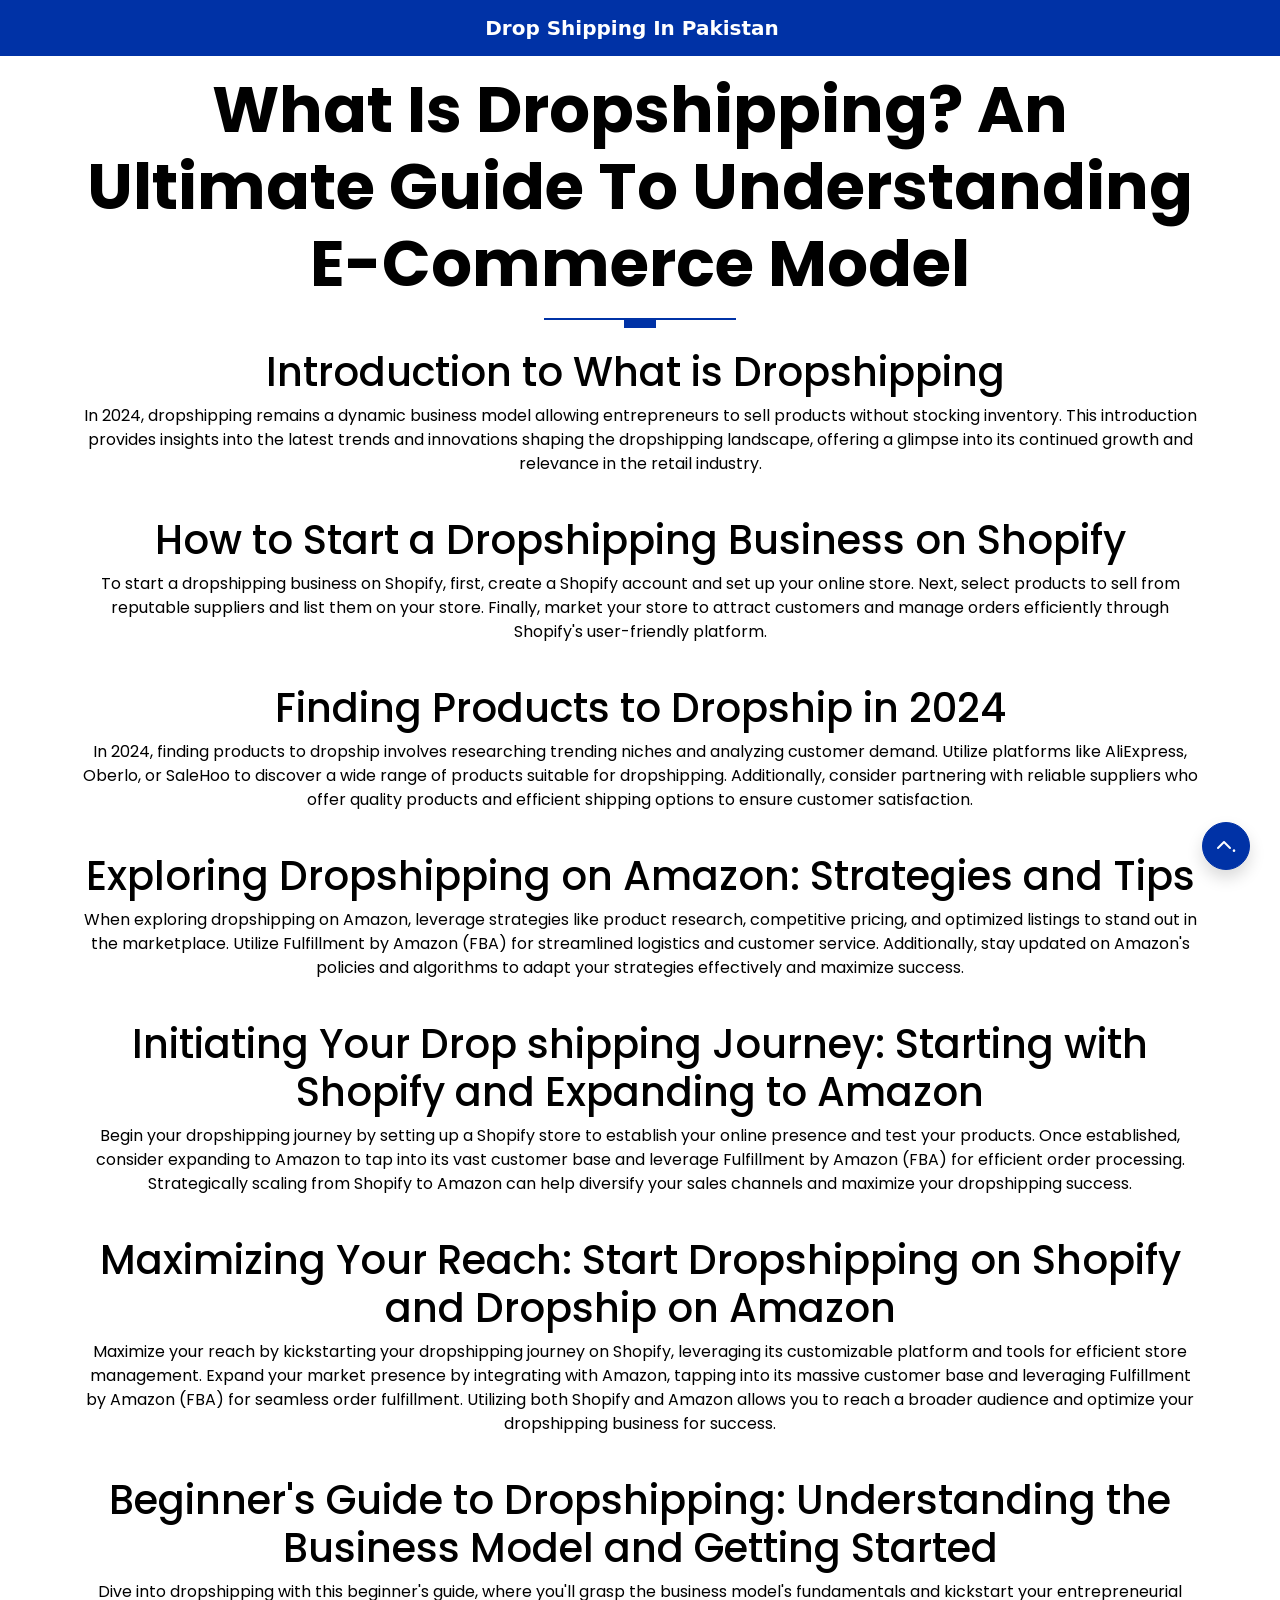
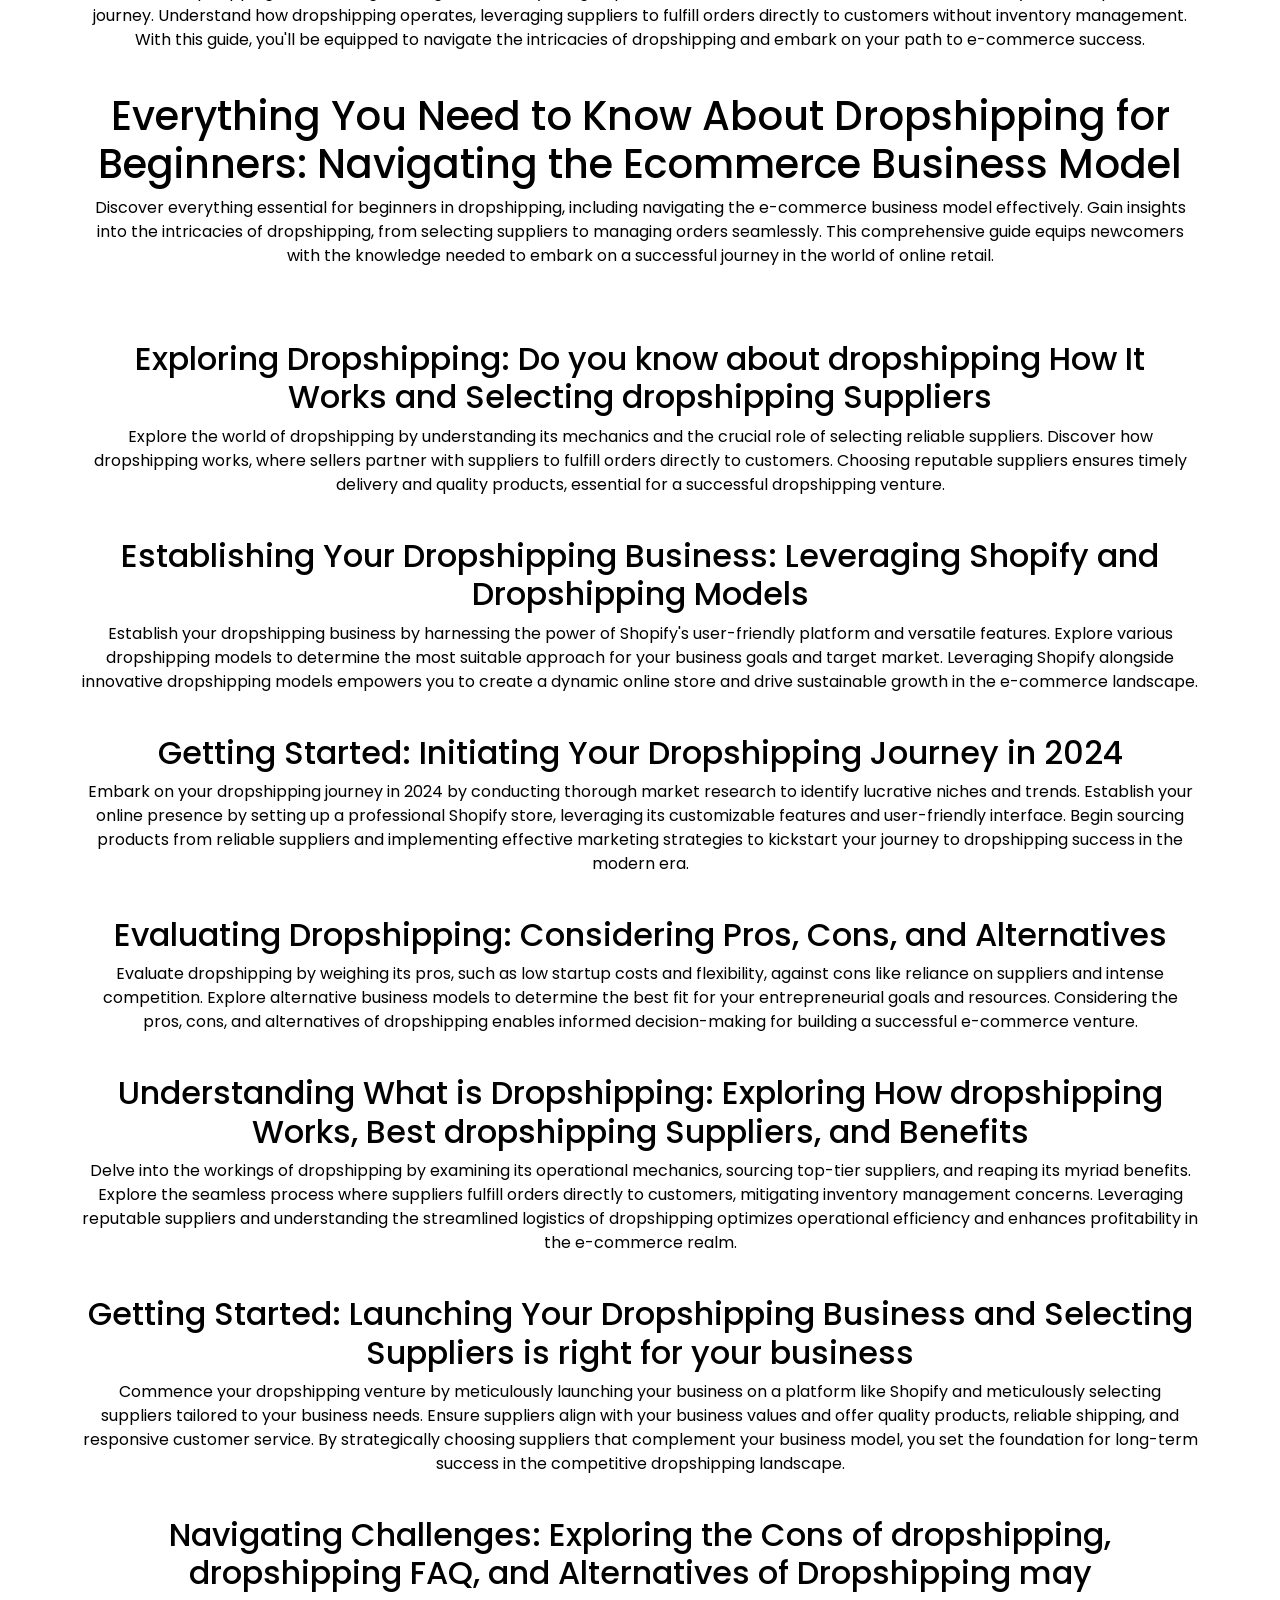
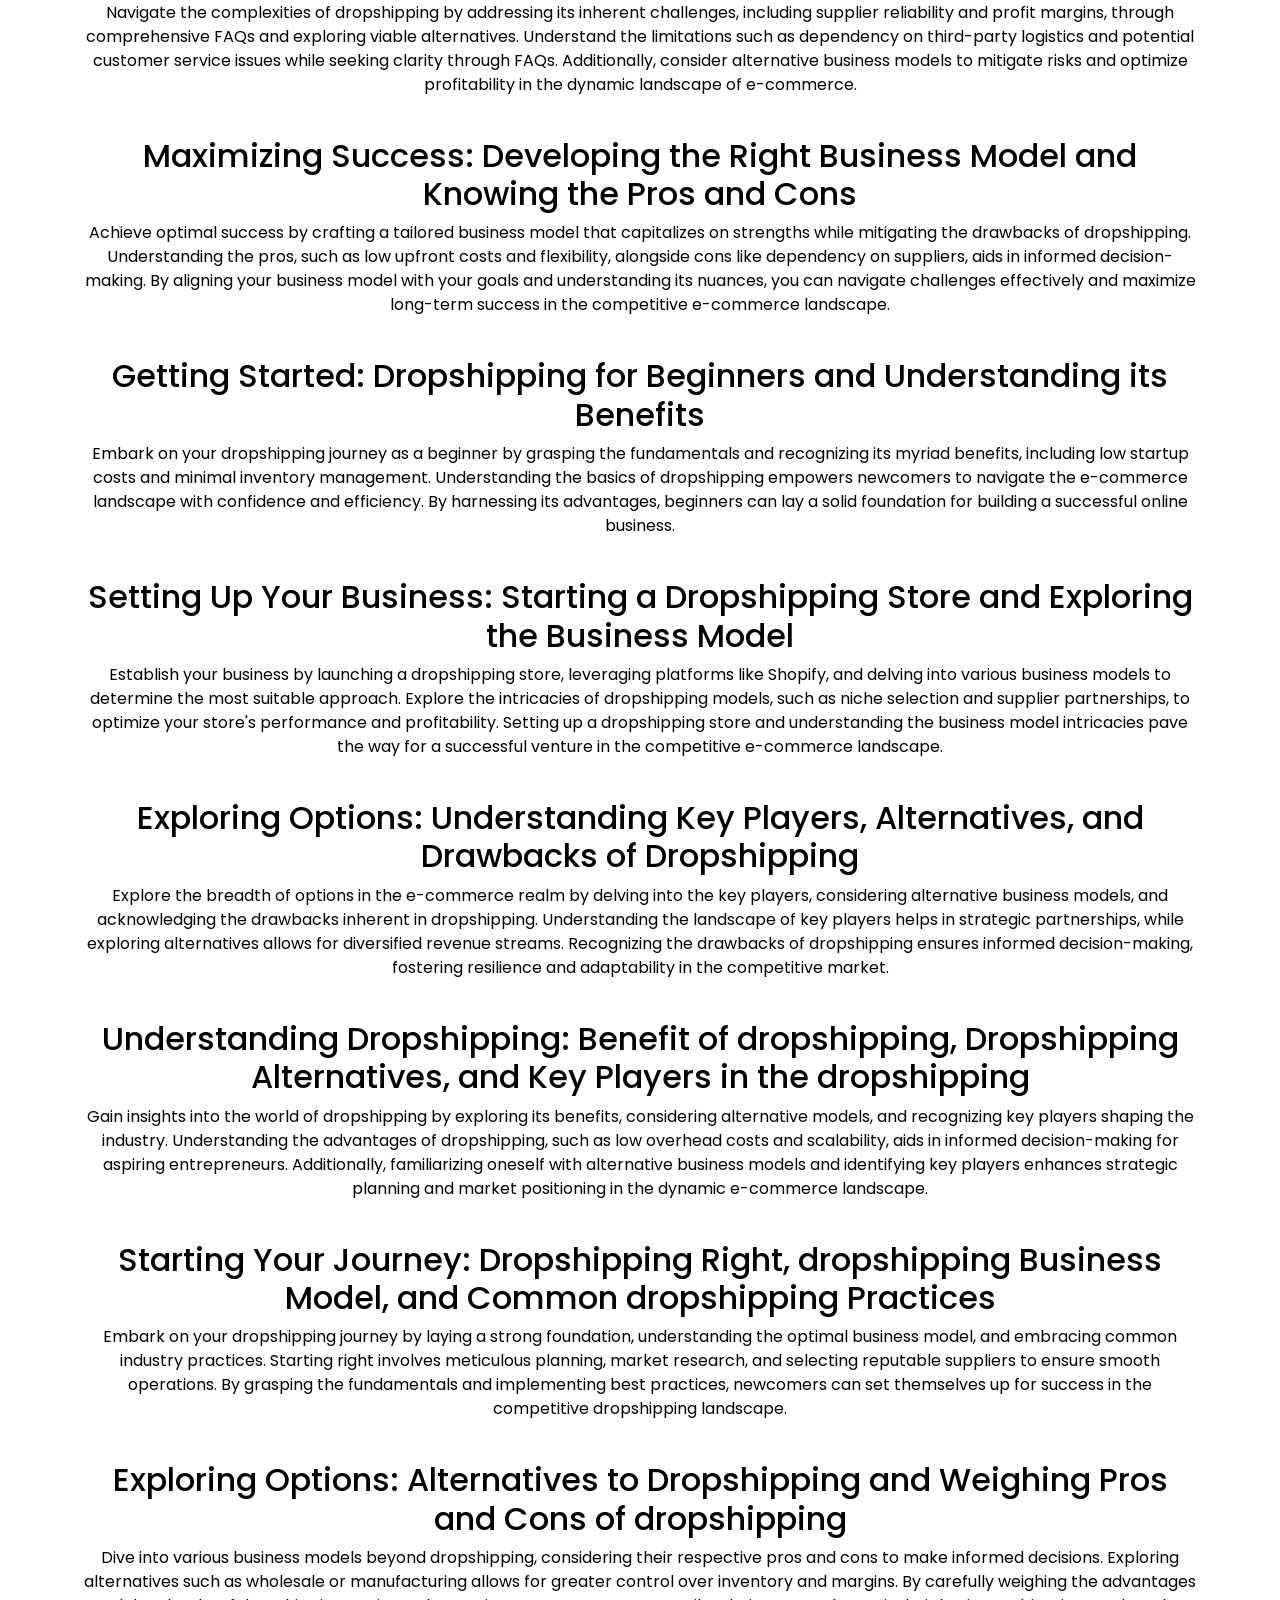
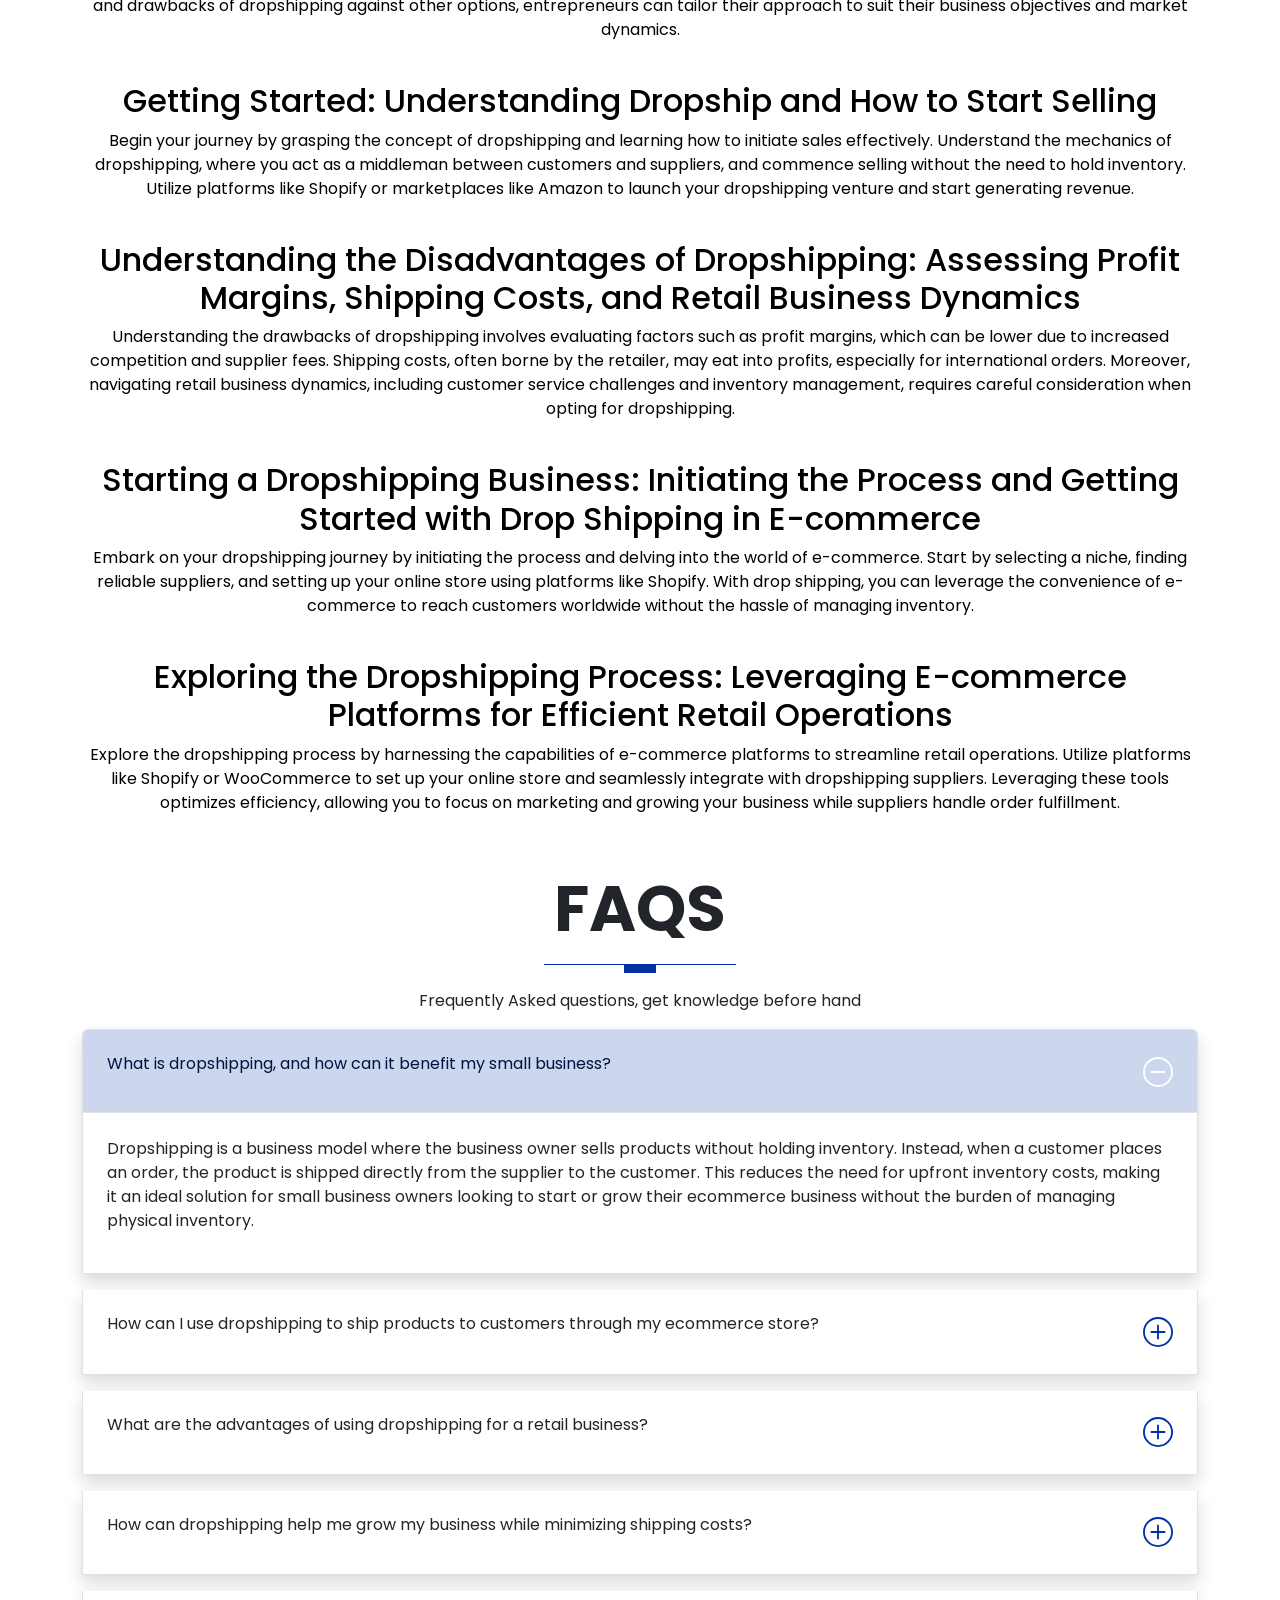
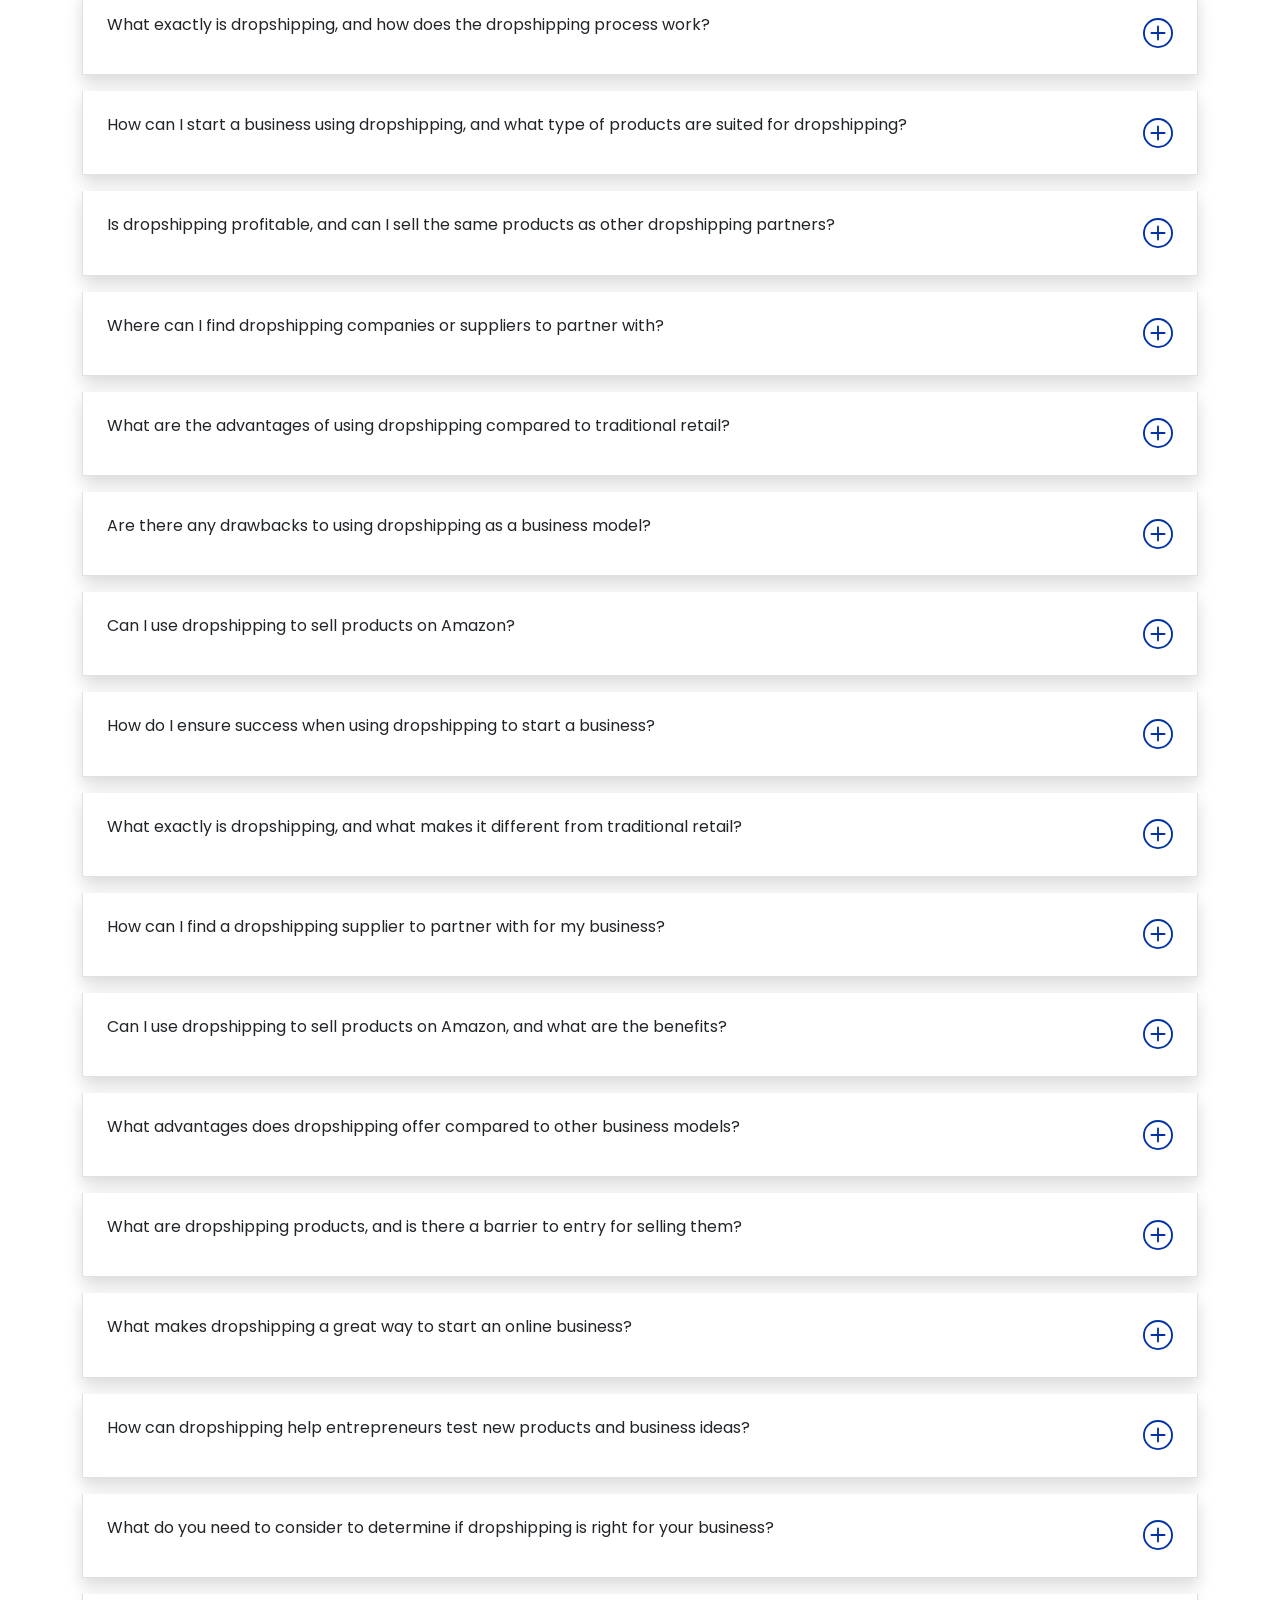
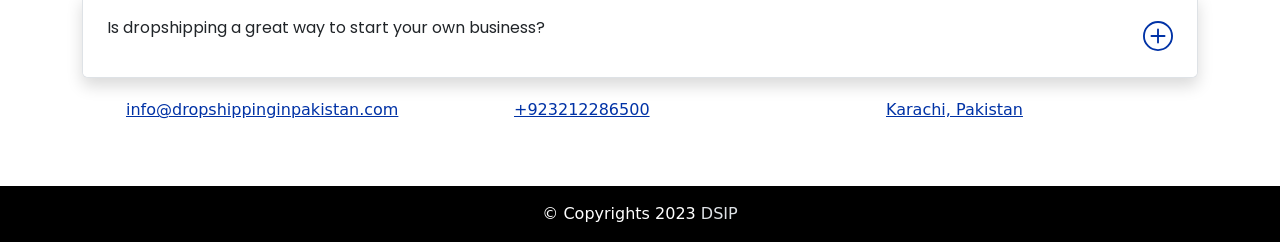
<file: what-is-dropshipping.html>
<!doctype html>
<html lang="en">
  <head>
    <meta charset="utf-8">
    <meta name="viewport" content="width=device-width, initial-scale=1">
    <meta name="description" content="Do you know what is dropshipping? Explore drop shipping as a fulfillment solution aligned with your business model to ascertain if it's the right fit for your operations. Assessing whether drop shipping aligns with your business model ensures efficient order fulfillment processes tailored to your specific needs. dropshipping is right for your ecommerce business. ...........⭐⭐⭐">
    <meta name="keywords" content="Do you know what is dropshipping? Explore drop shipping as a fulfillment solution aligned with your business model to ascertain if it's the right fit for your operations. Assessing whether drop shipping aligns with your business model ensures efficient order fulfillment processes tailored to your specific needs. dropshipping is right for your ecommerce business supplier model that allows">
    <title>Exploring Dropshipping Trends in 2024: Leveraging Shopify for Seamless Dropship Operations and What is dropshipping</title>
    <link rel="icon" type="image/png" href="images/favi.png">	
    <link rel="stylesheet" href="assets/css/style.css">
    <link rel="stylesheet" href="assets/css/fontawesome.css">
    <link href="https://fonts.googleapis.com/css2?family=Poppins:wght@400;500;600;700;800;900&display=swap" rel="stylesheet">
    <link rel="stylesheet" href="assets/vendors/css/glightbox.min.css">
  </head>
  <body>
    <!-- begin navbar here -->
    <nav class="navbar navbar-expand-lg navbar-dark bg-primary menu ">
      <div class="container d-flex justify-content-center">
        <a class="navbar-brand fw-bold" href="https://www.dropshippinginpakistan.com/">Drop Shipping In Pakistan
        </a>
      </div>
    </nav>
    <!-- end navbar here -->
    <!-- begin services here -->
    <section id="services" class="services">
      <div class="container  text-black">
        <div class="row text-center">
          <h1 class="display-3 fw-bold text-black">What is Dropshipping? An Ultimate Guide to Understanding E-commerce Model</h1>
          <div class="heading-line mb-1"></div>
        </div>
      
      <div class="row text-center">
        <div class="col-sm-12">
          <h1>Introduction to What is Dropshipping </h1>
          <p>In 2024, dropshipping remains a dynamic business model allowing entrepreneurs to sell products without stocking inventory. This introduction provides insights into the latest trends and innovations shaping the dropshipping landscape, offering a glimpse into its continued growth and relevance in the retail industry.</p>
          <br>
          <h1>How to Start a Dropshipping Business on Shopify</h1>
          <p>To start a dropshipping business on Shopify, first, create a Shopify account and set up your online store. Next, select products to sell from reputable suppliers and list them on your store. Finally, market your store to attract customers and manage orders efficiently through Shopify's user-friendly platform.</p>
          <br>
          <h1>Finding Products to Dropship in 2024</h1>
          <p>In 2024, finding products to dropship involves researching trending niches and analyzing customer demand. Utilize platforms like AliExpress, Oberlo, or SaleHoo to discover a wide range of products suitable for dropshipping. Additionally, consider partnering with reliable suppliers who offer quality products and efficient shipping options to ensure customer satisfaction.</p>
          <br>
          <h1>Exploring Dropshipping on Amazon: Strategies and Tips</h1>
          <p>When exploring dropshipping on Amazon, leverage strategies like product research, competitive pricing, and optimized listings to stand out in the marketplace. Utilize Fulfillment by Amazon (FBA) for streamlined logistics and customer service. Additionally, stay updated on Amazon's policies and algorithms to adapt your strategies effectively and maximize success.</p>
          <br>
          <h1>Initiating Your Drop shipping Journey: Starting with Shopify and Expanding to Amazon</h1>
          <p>Begin your dropshipping journey by setting up a Shopify store to establish your online presence and test your products. Once established, consider expanding to Amazon to tap into its vast customer base and leverage Fulfillment by Amazon (FBA) for efficient order processing. Strategically scaling from Shopify to Amazon can help diversify your sales channels and maximize your dropshipping success.</p>
          <br>
          <h1>Maximizing Your Reach: Start Dropshipping on Shopify and Dropship on Amazon</h1>
          <p>Maximize your reach by kickstarting your dropshipping journey on Shopify, leveraging its customizable platform and tools for efficient store management. Expand your market presence by integrating with Amazon, tapping into its massive customer base and leveraging Fulfillment by Amazon (FBA) for seamless order fulfillment. Utilizing both Shopify and Amazon allows you to reach a broader audience and optimize your dropshipping business for success.</p>
          <br>
          <h1>Beginner's Guide to Dropshipping: Understanding the Business Model and Getting Started</h1>
          <p>Dive into dropshipping with this beginner's guide, where you'll grasp the business model's fundamentals and kickstart your entrepreneurial journey. Understand how dropshipping operates, leveraging suppliers to fulfill orders directly to customers without inventory management. With this guide, you'll be equipped to navigate the intricacies of dropshipping and embark on your path to e-commerce success.</p>
          <br>
          <h1>Everything You Need to Know About Dropshipping for Beginners: Navigating the Ecommerce Business Model</h1>
          <p>Discover everything essential for beginners in dropshipping, including navigating the e-commerce business model effectively. Gain insights into the intricacies of dropshipping, from selecting suppliers to managing orders seamlessly. This comprehensive guide equips newcomers with the knowledge needed to embark on a successful journey in the world of online retail.</p>
          <br>          
        </div>
      </div>
      </div>
    </section>

    <section id="services" class="services">
     <div class="container text-black"> 
    <div class="row text-center">
        <div class="col-sm-12">
          <h2>Exploring Dropshipping: Do you know about dropshipping How It Works and Selecting dropshipping Suppliers</h2>
          <p>Explore the world of dropshipping by understanding its mechanics and the crucial role of selecting reliable suppliers. Discover how dropshipping works, where sellers partner with suppliers to fulfill orders directly to customers. Choosing reputable suppliers ensures timely delivery and quality products, essential for a successful dropshipping venture.</p>
          <br>
          <h2>Establishing Your Dropshipping Business: Leveraging Shopify and Dropshipping Models</h2>
          <p>Establish your dropshipping business by harnessing the power of Shopify's user-friendly platform and versatile features. Explore various dropshipping models to determine the most suitable approach for your business goals and target market. Leveraging Shopify alongside innovative dropshipping models empowers you to create a dynamic online store and drive sustainable growth in the e-commerce landscape.</p>
          <br>
          <h2>Getting Started: Initiating Your Dropshipping Journey in 2024</h2>
          <p>Embark on your dropshipping journey in 2024 by conducting thorough market research to identify lucrative niches and trends. Establish your online presence by setting up a professional Shopify store, leveraging its customizable features and user-friendly interface. Begin sourcing products from reliable suppliers and implementing effective marketing strategies to kickstart your journey to dropshipping success in the modern era.</p>
          <br>
          <h2>Evaluating Dropshipping: Considering Pros, Cons, and Alternatives</h2>
          <p>Evaluate dropshipping by weighing its pros, such as low startup costs and flexibility, against cons like reliance on suppliers and intense competition. Explore alternative business models to determine the best fit for your entrepreneurial goals and resources. Considering the pros, cons, and alternatives of dropshipping enables informed decision-making for building a successful e-commerce venture.</p>
          <br>
          <h2>Understanding What is Dropshipping: Exploring How dropshipping Works, Best dropshipping Suppliers, and Benefits</h2>
          <p>Delve into the workings of dropshipping by examining its operational mechanics, sourcing top-tier suppliers, and reaping its myriad benefits. Explore the seamless process where suppliers fulfill orders directly to customers, mitigating inventory management concerns. Leveraging reputable suppliers and understanding the streamlined logistics of dropshipping optimizes operational efficiency and enhances profitability in the e-commerce realm.</p>
          <br>
          <h2>Getting Started: Launching Your Dropshipping Business and Selecting Suppliers is right for your business</h2>
          <p>Commence your dropshipping venture by meticulously launching your business on a platform like Shopify and meticulously selecting suppliers tailored to your business needs. Ensure suppliers align with your business values and offer quality products, reliable shipping, and responsive customer service. By strategically choosing suppliers that complement your business model, you set the foundation for long-term success in the competitive dropshipping landscape.</p>
          <br>
          <h2>Navigating Challenges: Exploring the Cons of dropshipping, dropshipping FAQ, and Alternatives of Dropshipping may</h2>
          <p>Navigate the complexities of dropshipping by addressing its inherent challenges, including supplier reliability and profit margins, through comprehensive FAQs and exploring viable alternatives. Understand the limitations such as dependency on third-party logistics and potential customer service issues while seeking clarity through FAQs. Additionally, consider alternative business models to mitigate risks and optimize profitability in the dynamic landscape of e-commerce.</p>
          <br>
          <h2>Maximizing Success: Developing the Right Business Model and Knowing the Pros and Cons</h2>
          <p>Achieve optimal success by crafting a tailored business model that capitalizes on strengths while mitigating the drawbacks of dropshipping. Understanding the pros, such as low upfront costs and flexibility, alongside cons like dependency on suppliers, aids in informed decision-making. By aligning your business model with your goals and understanding its nuances, you can navigate challenges effectively and maximize long-term success in the competitive e-commerce landscape.</p>
          <br>
          <h2>Getting Started: Dropshipping for Beginners and Understanding its Benefits</h2>
          <p>Embark on your dropshipping journey as a beginner by grasping the fundamentals and recognizing its myriad benefits, including low startup costs and minimal inventory management. Understanding the basics of dropshipping empowers newcomers to navigate the e-commerce landscape with confidence and efficiency. By harnessing its advantages, beginners can lay a solid foundation for building a successful online business.</p>
          <br>
          <h2>Setting Up Your Business: Starting a Dropshipping Store and Exploring the Business Model</h2>
          <p>Establish your business by launching a dropshipping store, leveraging platforms like Shopify, and delving into various business models to determine the most suitable approach. Explore the intricacies of dropshipping models, such as niche selection and supplier partnerships, to optimize your store's performance and profitability. Setting up a dropshipping store and understanding the business model intricacies pave the way for a successful venture in the competitive e-commerce landscape.</p>
          <br>
          <h2>Exploring Options: Understanding Key Players, Alternatives, and Drawbacks of Dropshipping</h2>
          <p>Explore the breadth of options in the e-commerce realm by delving into the key players, considering alternative business models, and acknowledging the drawbacks inherent in dropshipping. Understanding the landscape of key players helps in strategic partnerships, while exploring alternatives allows for diversified revenue streams. Recognizing the drawbacks of dropshipping ensures informed decision-making, fostering resilience and adaptability in the competitive market.</p>
          <br>
          <h2>Understanding Dropshipping: Benefit of dropshipping, Dropshipping Alternatives, and Key Players in the dropshipping</h2>
          <p>Gain insights into the world of dropshipping by exploring its benefits, considering alternative models, and recognizing key players shaping the industry. Understanding the advantages of dropshipping, such as low overhead costs and scalability, aids in informed decision-making for aspiring entrepreneurs. Additionally, familiarizing oneself with alternative business models and identifying key players enhances strategic planning and market positioning in the dynamic e-commerce landscape.</p>
          <br>
          <h2>Starting Your Journey: Dropshipping Right, dropshipping Business Model, and Common dropshipping Practices</h2>
          <p>Embark on your dropshipping journey by laying a strong foundation, understanding the optimal business model, and embracing common industry practices. Starting right involves meticulous planning, market research, and selecting reputable suppliers to ensure smooth operations. By grasping the fundamentals and implementing best practices, newcomers can set themselves up for success in the competitive dropshipping landscape.</p>
          <br>
          <h2>Exploring Options: Alternatives to Dropshipping and Weighing Pros and Cons of dropshipping</h2>
          <p>Dive into various business models beyond dropshipping, considering their respective pros and cons to make informed decisions. Exploring alternatives such as wholesale or manufacturing allows for greater control over inventory and margins. By carefully weighing the advantages and drawbacks of dropshipping against other options, entrepreneurs can tailor their approach to suit their business objectives and market dynamics.</p>
          <br>
          <h2>Getting Started: Understanding Dropship and How to Start Selling</h2>
          <p>Begin your journey by grasping the concept of dropshipping and learning how to initiate sales effectively. Understand the mechanics of dropshipping, where you act as a middleman between customers and suppliers, and commence selling without the need to hold inventory. Utilize platforms like Shopify or marketplaces like Amazon to launch your dropshipping venture and start generating revenue.</p>
          <br>
          <h2>Understanding the Disadvantages of Dropshipping: Assessing Profit Margins, Shipping Costs, and Retail Business Dynamics</h2>
          <p>Understanding the drawbacks of dropshipping involves evaluating factors such as profit margins, which can be lower due to increased competition and supplier fees. Shipping costs, often borne by the retailer, may eat into profits, especially for international orders. Moreover, navigating retail business dynamics, including customer service challenges and inventory management, requires careful consideration when opting for dropshipping.</p>
          <br>
          <h2>Starting a Dropshipping Business: Initiating the Process and Getting Started with Drop Shipping in E-commerce</h2>
          <p>Embark on your dropshipping journey by initiating the process and delving into the world of e-commerce. Start by selecting a niche, finding reliable suppliers, and setting up your online store using platforms like Shopify. With drop shipping, you can leverage the convenience of e-commerce to reach customers worldwide without the hassle of managing inventory.</p>
          <br>
          <h2>Exploring the Dropshipping Process: Leveraging E-commerce Platforms for Efficient Retail Operations</h2>
          <p>Explore the dropshipping process by harnessing the capabilities of e-commerce platforms to streamline retail operations. Utilize platforms like Shopify or WooCommerce to set up your online store and seamlessly integrate with dropshipping suppliers. Leveraging these tools optimizes efficiency, allowing you to focus on marketing and growing your business while suppliers handle order fulfillment.</p>
          <br>
        </div>
      </div>
      </div></section>  

    <!-- begin faq here -->
    <section id="faq" class="faq">
      <div class="container">
        <div class="row text-center">
          <h2 class="display-3 fw-bold text-uppercase">Faqs</h2>
          <div class="heading-line"></div>
          <p>Frequently Asked questions, get knowledge before hand</p>
        </div>

        <div class="row">
          <div class="col-md-12">
            <div class="accordion" id="accordionExample">
              <div class="accordion-item mb-3 shadow">
                <h2 class="accordion-header" id="headingOne">
                  <button class="accordion-button" type="button" data-bs-toggle="collapse" data-bs-target="#collapseOne" aria-expanded="true" aria-controls="collapseOne">
                    <p>What is dropshipping, and how can it benefit my small business?</p>
                  </button>
                </h2>
                <div id="collapseOne" class="accordion-collapse collapse show" aria-labelledby="headingOne" data-bs-parent="#accordionExample">
                  <div class="accordion-body">
                  	<p>Dropshipping is a business model where the business owner sells products without holding inventory. Instead, when a customer places an order, the product is shipped directly from the supplier to the customer. This reduces the need for upfront inventory costs, making it an ideal solution for small business owners looking to start or grow their ecommerce business without the burden of managing physical inventory.</p>
                   </div>
                </div>
              </div>
              <div class="accordion-item mb-3 shadow">
                <h2 class="accordion-header" id="headingTwo">
                  <button class="accordion-button collapsed" type="button" data-bs-toggle="collapse" data-bs-target="#collapseTwo" aria-expanded="false" aria-controls="collapseTwo">
                  	<p>How can I use dropshipping to ship products to customers through my ecommerce store?</p>
                  </button>
                </h2>
                <div id="collapseTwo" class="accordion-collapse collapse" aria-labelledby="headingTwo" data-bs-parent="#accordionExample">
                  <div class="accordion-body">
                  	<p>As a small business owner with an ecommerce store, you can leverage dropshipping to streamline your operations. Simply select products from suppliers and list them in your online store. When customers make purchases, the orders are forwarded to your suppliers who then ship the products directly to your customers. This eliminates the need for warehousing and shipping products yourself, allowing you to focus on growing your business.</p>
                  </div>
                </div>
              </div>
              <div class="accordion-item mb-3 shadow">
                <h2 class="accordion-header" id="headingThree">
                  <button class="accordion-button collapsed" type="button" data-bs-toggle="collapse" data-bs-target="#collapseThree" aria-expanded="false" aria-controls="collapseThree">
                  	<p>What are the advantages of using dropshipping for a retail business?</p>
                  </button>
                </h2>
                <div id="collapseThree" class="accordion-collapse collapse" aria-labelledby="headingThree" data-bs-parent="#accordionExample">
                  <div class="accordion-body">
                  	<p>Dropshipping offers several advantages for store owners in the retail business. Firstly, it reduces the overhead costs associated with maintaining inventory and warehousing. Additionally, it allows store owners to offer a wider range of products without the risk of overstocking. Moreover, since suppliers handle the shipping process, it alleviates the burden of managing logistics and shipping costs.</p>
                   </div>
                </div>
              </div>

              <div class="accordion-item mb-3 shadow">
                <h2 class="accordion-header" id="headingFour">
                  <button class="accordion-button collapsed" type="button" data-bs-toggle="collapse" data-bs-target="#collapseFour" aria-expanded="false" aria-controls="collapseFour">
                  	<p>How can dropshipping help me grow my business while minimizing shipping costs?</p>
                  </button>
                </h2>
                <div id="collapseFour" class="accordion-collapse collapse" aria-labelledby="headingFour" data-bs-parent="#accordionExample">
                  <div class="accordion-body">
                  	<p>Dropshipping enables store owners to expand their product offerings and reach a broader audience without incurring hefty shipping expenses. By partnering with suppliers who offer competitive shipping rates or free shipping options, small business owners can provide value to customers while optimizing profit margins. Moreover, as the ecommerce business scales, strategic partnerships with reliable suppliers can further mitigate shipping costs, contributing to sustainable growth.</p>
                  </div>
                </div>
              </div>
              <div class="accordion-item mb-3 shadow">
                <h2 class="accordion-header" id="headingFive">
                  <button class="accordion-button collapsed" type="button" data-bs-toggle="collapse" data-bs-target="#collapseFive" aria-expanded="false" aria-controls="collapseFive">
                  	<p>What exactly is dropshipping, and how does the dropshipping process work?</p>
                  </button>
                </h2>
                <div id="collapseFive" class="accordion-collapse collapse" aria-labelledby="headingFive" data-bs-parent="#accordionExample">
                  <div class="accordion-body">
                  	<p>Dropshipping is an order fulfillment model that allows business owners to sell products online without stocking inventory. When a customer places an order, the business owner forwards the order to a dropshipping company or supplier, who then ships the product directly to the customer. This eliminates the need for the business owner to handle inventory or manage shipping logistics.</p>
                   </div>
                </div>
              </div>

              <div class="accordion-item mb-3 shadow">
                <h2 class="accordion-header" id="headingSix">
                  <button class="accordion-button collapsed" type="button" data-bs-toggle="collapse" data-bs-target="#collapseSix" aria-expanded="false" aria-controls="collapseSix">
                  	<p>How can I start a business using dropshipping, and what type of products are suited for dropshipping?</p>
                  </button>
                </h2>
                <div id="collapseSix" class="accordion-collapse collapse" aria-labelledby="headingSix" data-bs-parent="#accordionExample">
                  <div class="accordion-body">
                  	<p>Whether you’re looking to start a new brand or expand your existing business, dropshipping is a great option. It allows you to offer a wide range of products without the need to invest in inventory upfront. When choosing the right products for dropshipping, consider items that are lightweight, popular, and have a high profit margin.</p>
                   </div>
                </div>
              </div>

              <div class="accordion-item mb-3 shadow">
                <h2 class="accordion-header" id="headingSeven">
                  <button class="accordion-button collapsed" type="button" data-bs-toggle="collapse" data-bs-target="#collapseSeven" aria-expanded="false" aria-controls="collapseSeven">
                  	<p>Is dropshipping profitable, and can I sell the same products as other dropshipping partners?</p>
                  </button>
                </h2>
                <div id="collapseSeven" class="accordion-collapse collapse" aria-labelledby="headingSeven" data-bs-parent="#accordionExample">
                  <div class="accordion-body">
                  	<p>Dropshipping can be profitable if done correctly. By using a dropshipping business model, you can offer products directly to the customer without the overhead costs associated with traditional retail. While you may be selling the same products as other dropshipping partners, your success will depend on factors such as marketing strategies, pricing, and customer service.</p>
                  </div>
                </div>
              </div>

              <div class="accordion-item mb-3 shadow">
                <h2 class="accordion-header" id="headingEight">
                  <button class="accordion-button collapsed" type="button" data-bs-toggle="collapse" data-bs-target="#collapseEight" aria-expanded="false" aria-controls="collapseEight">
                  	<p>Where can I find dropshipping companies or suppliers to partner with?</p>
                  </button>
                </h2>
                <div id="collapseEight" class="accordion-collapse collapse" aria-labelledby="headingEight" data-bs-parent="#accordionExample">
                  <div class="accordion-body">
                  	<p>You can find dropshipping suppliers through various channels, including online directories, e-commerce platforms like Shopify's app store, or by reaching out to manufacturers directly. Popular dropshipping companies like AliExpress offer a wide catalog of products and are commonly used by dropshippers.</p>
                   </div>
                </div>
              </div>

              <div class="accordion-item mb-3 shadow">
                <h2 class="accordion-header" id="headingNine">
                  <button class="accordion-button collapsed" type="button" data-bs-toggle="collapse" data-bs-target="#collapseNine" aria-expanded="false" aria-controls="collapseNine">
 					          <p>What are the advantages of using dropshipping compared to traditional retail?</p>
                  </button>
                </h2>
                <div id="collapseNine" class="accordion-collapse collapse" aria-labelledby="headingNine" data-bs-parent="#accordionExample">
                  <div class="accordion-body">
                  	<p>Dropshipping offers several advantages, including low startup costs, the ability to offer a wide range of products without inventory, and the flexibility to sell products online from anywhere in the world. Additionally, dropshipping eliminates the need to handle shipping and fulfillment, allowing business owners to focus on marketing and growing their business.</p>
                   </div>
                </div>
              </div>


              <div class="accordion-item mb-3 shadow">
                <h2 class="accordion-header" id="headingTen">
                  <button class="accordion-button collapsed" type="button" data-bs-toggle="collapse" data-bs-target="#collapseTen" aria-expanded="false" aria-controls="collapseTen">
                  	<p>Are there any drawbacks to using dropshipping as a business model?</p>
                  </button>
                </h2>
                <div id="collapseTen" class="accordion-collapse collapse" aria-labelledby="headingTen" data-bs-parent="#accordionExample">
                  <div class="accordion-body">
                  	<p>While dropshipping can be advantageous, it also comes with its challenges. These may include lower profit margins, reliance on suppliers for product quality and shipping times, and increased competition from other dropshippers selling the same products.</p>
                   </div>
                </div>
              </div>


              <div class="accordion-item mb-3 shadow">
                <h2 class="accordion-header" id="headingEleven">
                  <button class="accordion-button collapsed" type="button" data-bs-toggle="collapse" data-bs-target="#collapseEleven" aria-expanded="false" aria-controls="collapseEleven">
                  	<p>Can I use dropshipping to sell products on Amazon?</p>
                  </button>
                </h2>
                <div id="collapseEleven" class="accordion-collapse collapse" aria-labelledby="headingEleven" data-bs-parent="#accordionExample">
                  <div class="accordion-body">
                  	<p>Yes, dropshipping is a completely viable option for selling products on Amazon. You can start a dropshipping operation and list your products on Amazon's marketplace, leveraging their wide customer base and fulfillment services to reach more customers.</p>
                   </div>
                </div>
              </div>

              <div class="accordion-item mb-3 shadow">
                <h2 class="accordion-header" id="headingTwelve">
                  <button class="accordion-button collapsed" type="button" data-bs-toggle="collapse" data-bs-target="#collapseTwelve" aria-expanded="false" aria-controls="collapseTwelve">
                  	<p>How do I ensure success when using dropshipping to start a business?</p>
                  </button>
                </h2>
                <div id="collapseTwelve" class="accordion-collapse collapse" aria-labelledby="headingTwelve" data-bs-parent="#accordionExample">
                  <div class="accordion-body">
                  	<p>Success in dropshipping comes from choosing the right products, finding reliable dropshipping partners, and implementing effective marketing and customer service strategies. By carefully selecting your products, managing relationships with suppliers, and providing excellent customer experience, you can make dropshipping a profitable venture.</p>
                   </div>
                </div>
              </div>

              <div class="accordion-item mb-3 shadow">
                <h2 class="accordion-header" id="headingThirteen">
                  <button class="accordion-button collapsed" type="button" data-bs-toggle="collapse" data-bs-target="#collapseThirteen" aria-expanded="false" aria-controls="collapseThirteen">
                  	<p>What exactly is dropshipping, and what makes it different from traditional retail?</p>
                  </button>
                </h2>
                <div id="collapseThirteen" class="accordion-collapse collapse" aria-labelledby="headingThirteen" data-bs-parent="#accordionExample">
                  <div class="accordion-body">
                  	<p>Dropshipping is a business model that allows entrepreneurs to sell products online without holding inventory. One key advantage of dropshipping is that it’s unlike traditional retail, as business owners don't need to manage stock or handle shipping logistics. Instead, they can focus on marketing and sales while their dropshipping supplier fulfills orders.</p>
                   </div>
                </div>
              </div>

               <div class="accordion-item mb-3 shadow">
                <h2 class="accordion-header" id="headingFourteen">
                  <button class="accordion-button collapsed" type="button" data-bs-toggle="collapse" data-bs-target="#collapseFourteen" aria-expanded="false" aria-controls="collapseFourteen">
                  	<p>How can I find a dropshipping supplier to partner with for my business?</p>
                  </button>
                </h2>
                <div id="collapseFourteen" class="accordion-collapse collapse" aria-labelledby="headingFourteen" data-bs-parent="#accordionExample">
                  <div class="accordion-body">
                    <p>Finding a dropshipping supplier is essential for your business's success. You can search for suppliers on platforms like AliExpress or explore options in the Shopify App Store. It's crucial to vet potential suppliers carefully and establish clear terms through a dropshipping agreement to ensure smooth operations.</p>
                   </div>
                </div>
              </div>

            <div class="accordion-item mb-3 shadow">
                <h2 class="accordion-header" id="headingFifteen">
                  <button class="accordion-button collapsed" type="button" data-bs-toggle="collapse" data-bs-target="#collapseFifteen" aria-expanded="false" aria-controls="collapseFifteen">
                  	<p>Can I use dropshipping to sell products on Amazon, and what are the benefits?</p>
                  </button>
                </h2>
                <div id="collapseFifteen" class="accordion-collapse collapse" aria-labelledby="headingFifteen" data-bs-parent="#accordionExample">
                  <div class="accordion-body">
                  	<p>Yes, dropshipping is a popular option for selling products on Amazon. Leveraging dropshipping means you can start your Amazon business and begin selling without the need to invest in inventory upfront. By using platforms like AliExpress dropshipping, you can offer a wide range of products to your customers without worrying about fulfillment.</p>
                   </div>
                </div>
              </div>


              <div class="accordion-item mb-3 shadow">
                <h2 class="accordion-header" id="headingSixteen">
                  <button class="accordion-button collapsed" type="button" data-bs-toggle="collapse" data-bs-target="#collapseSixteen" aria-expanded="false" aria-controls="collapseSixteen">
                  	<p>What advantages does dropshipping offer compared to other business models?</p>
                  </button>
                </h2>
                <div id="collapseSixteen" class="accordion-collapse collapse" aria-labelledby="headingSixteen" data-bs-parent="#accordionExample">
                  <div class="accordion-body">
                  	<p>Dropshipping is one business model that allows entrepreneurs to start selling products to customers quickly and with minimal investment. Unlike other models, dropshipping doesn't require holding inventory or managing shipping logistics. Additionally, dropshipping can provide flexibility and scalability, making it an appealing option for aspiring online entrepreneurs.</p>
                   </div>
                </div>
              </div>

              <div class="accordion-item mb-3 shadow">
                <h2 class="accordion-header" id="headingSeventeen">
                  <button class="accordion-button collapsed" type="button" data-bs-toggle="collapse" data-bs-target="#collapseSeventeen" aria-expanded="false" aria-controls="collapseSeventeen">
                  	<p>What are dropshipping products, and is there a barrier to entry for selling them?</p>
                  </button>
                </h2>
                <div id="collapseSeventeen" class="accordion-collapse collapse" aria-labelledby="headingSeventeen" data-bs-parent="#accordionExample">
                  <div class="accordion-body">
                  	<p>Dropshipping products are items that entrepreneurs sell online without holding inventory, relying on suppliers to fulfill orders directly to customers. While dropshipping offers low startup costs and flexibility, the barrier to entry primarily lies in selecting profitable products and finding reliable suppliers to ensure quality and timely delivery. Despite this, with proper research and strategic planning, aspiring dropshippers can overcome these challenges and establish successful ventures in the e-commerce industry.</p>
                   </div>
                </div>
              </div>

            <div class="accordion-item mb-3 shadow">
                <h2 class="accordion-header" id="headingEighteen">
                  <button class="accordion-button collapsed" type="button" data-bs-toggle="collapse" data-bs-target="#collapseEighteen" aria-expanded="false" aria-controls="collapseEighteen">
                  	<p>What makes dropshipping a great way to start an online business?</p>
                  </button>
                </h2>
                <div id="collapseEighteen" class="accordion-collapse collapse" aria-labelledby="headingEighteen" data-bs-parent="#accordionExample">
                  <div class="accordion-body">
                  	<p>Dropshipping allows entrepreneurs to start their own online store without the need for storage and shipping facilities. This makes it easy to start, especially for those with limited resources or space. By leveraging dropshipping, you can sell high-quality products from suppliers directly to customers, without the hassle of fulfillment and shipping.</p>
                   </div>
                </div>
              </div>

            <div class="accordion-item mb-3 shadow">
                <h2 class="accordion-header" id="headingNineteen">
                  <button class="accordion-button collapsed" type="button" data-bs-toggle="collapse" data-bs-target="#collapseNineteen" aria-expanded="false" aria-controls="collapseNineteen">
                  	<p>How can dropshipping help entrepreneurs test new products and business ideas?</p>
                  </button>
                </h2>
                <div id="collapseNineteen" class="accordion-collapse collapse" aria-labelledby="headingNineteen" data-bs-parent="#accordionExample">
                  <div class="accordion-body">
                  	<p>Dropshipping isn't just about selling products; it's about running your business efficiently. By partnering with suppliers who offer unique products, entrepreneurs can easily test new ideas and expand their product offerings. This flexibility allows for quick adaptation to market trends and customer preferences, ensuring a dynamic and responsive business model.</p>
                   </div>
                </div>
              </div>

              <div class="accordion-item mb-3 shadow">
                <h2 class="accordion-header" id="headingTwenty">
                  <button class="accordion-button collapsed" type="button" data-bs-toggle="collapse" data-bs-target="#collapseTwenty" aria-expanded="false" aria-controls="collapseTwenty">
                  	<p>What do you need to consider to determine if dropshipping is right for your business?</p>
                  </button>
                </h2>
                <div id="collapseTwenty" class="accordion-collapse collapse" aria-labelledby="headingTwenty" data-bs-parent="#accordionExample">
                  <div class="accordion-body">
                  	<p>Before diving into dropshipping, assess whether it's suitable for your business model and goals. While dropshipping makes it easy to sell products without inventory, you'll need to carefully evaluate factors such as order fulfillment and shipping costs. Additionally, consider the types of products you want to sell and whether dropshipping allows you to maintain high standards of quality and customer satisfaction.</p>
                   </div>
                </div>
              </div>

              <div class="accordion-item mb-3 shadow">
                <h2 class="accordion-header" id="headingTwentyone">
                  <button class="accordion-button collapsed" type="button" data-bs-toggle="collapse" data-bs-target="#collapseTwentyone" aria-expanded="false" aria-controls="collapseTwentyone">
                  	<p>Is dropshipping a great way to start your own business?</p>
                  </button>
                </h2>
                <div id="collapseTwentyone" class="accordion-collapse collapse" aria-labelledby="headingTwentyone" data-bs-parent="#accordionExample">
                  <div class="accordion-body">
                  	<p>Absolutely! Dropshipping is a great way to kickstart your entrepreneurial journey, allowing you to sell your products online without the hassle of inventory management. By partnering with suppliers who handle order fulfillment, you can focus on growing your business and reaching customers worldwide. Assess if dropshipping aligns with the types of products you sell and evaluate factors like profit margins and customer service to determine if it's the right fit for your business.</p>
                   </div>
                </div>
              </div>

            
            </div>
          </div>
        </div>  
      </div>
    </section>
    <!-- end faq here -->

    <!-- end service here -->
    <!-- begin footer here -->
    <footer class="footer">
        <div class="container">
            <div class="row">
                
                <div class="col-lg-4 col-md-4 contact-box pt-1 d-md-block d-lg-flex d-flex">
                    <div class="contact-box__icon">
                        <svg xmlns="http://www.w3.org/2000/svg" class="icon icon-tabler icon-tabler-mail-opened" width="44" height="44" viewBox="0 0 24 24" stroke-width="1.5" fill="none" stroke-linecap="round" stroke-linejoin="round">
                              <path stroke="none" d="M0 0h24v24H0z" fill="none"/>
                              <path d="M3 9l9 6l9 -6l-9 -6l-9 6" />
                              <path d="M21 9v10a2 2 0 0 1 -2 2h-14a2 2 0 0 1 -2 -2v-10" />
                              <path d="M3 19l6 -6" />
                              <path d="M15 13l6 6" />
                            </svg>
                    </div>  
                    <div class="contact-box__info">
                        <a href="#" class="contact-box__info--title">info@dropshippinginpakistan.com</a>
                        <p class="contact-box__info--subtitle text-white">Online Support</p>
                    </div>  
                </div>

                <div class="col-lg-4 col-md-4 contact-box pt-1 d-md-block d-lg-flex d-flex">
                    <div class="contact-box__icon">
                        <svg xmlns="http://www.w3.org/2000/svg" class="icon icon-tabler icon-tabler-phone-call" width="52" height="44" viewBox="0 0 24 24" stroke-width="1.5" fill="none" stroke-linecap="round" stroke-linejoin="round">
                              <path stroke="none" d="M0 0h24v24H0z" fill="none"/>
                              <path d="M5 4h4l2 5l-2.5 1.5a11 11 0 0 0 5 5l1.5 -2.5l5 2v4a2 2 0 0 1 -2 2a16 16 0 0 1 -15 -15a2 2 0 0 1 2 -2" />
                              <path d="M15 7a2 2 0 0 1 2 2" />
                              <path d="M15 3a6 6 0 0 1 6 6" />
                            </svg>
                    </div>  
                    <div class="contact-box__info">
                        <a href="#" class="contact-box__info--title mright">+923212286500</a>
                        <p class="contact-box__info--subtitle text-white">Monday to Friday 12pm-6am You Want to Talk.........</p>
                    </div>  
                </div>

                <div class="col-lg-4 col-md-4 contact-box pt-1 d-md-block d-lg-flex d-flex">
                    <div class="contact-box__icon">
                        <svg xmlns="http://www.w3.org/2000/svg" class="icon icon-tabler icon-tabler-map-2" width="44" height="44" viewBox="0 0 24 24" stroke-width="1.5" fill="none" stroke-linecap="round" stroke-linejoin="round">
                            <path stroke="none" d="M0 0h24v24H0z" fill="none"/>
                              <path d="M12 18.5l-3 -1.5l-6 3v-13l6 -3l6 3l6 -3v7.5" />
                              <path d="M9 4v13" />
                              <path d="M15 7v5.5" />
                              <path d="M21.121 20.121a3 3 0 1 0 -4.242 0c.418 .419 1.125 1.045 2.121 1.879c1.051 -.89 1.759 -1.516 2.121 -1.879z" />
                              <path d="M19 18v.01" />
                            </svg>
                    </div>  
                    <div class="contact-box__info">
                        <a href="#" class="contact-box__info--title"> Karachi, Pakistan</a>
                        <p class="contact-box__info--subtitle text-white"> Office # F-124, First Floor, Central Mall, Behind Gul Plaza, Saddar</p>
                    </div>  
                </div>
            </div>
        </div>
        <div class="footer-bottom pt-3 pd-5 pb-3">
            <div class="container">
                <div class="row text-center text-white">
                    <div class="col-12">
                        <div class="footer-bottom__copyrights text-white">
                            &COPY; Copyrights 2023 <a href="#">DSIP</a>
                        </div>
                    </div>
                </div>
            </div>
        </div>
    </footer>
    <!-- end footer here -->

    <!-- begin back-to-top-button -->
        <a href="#" class="shadow btn btn-primary rounded-circle back-to-top">
            <i class="fas fa-chevron-up">.</i>
        </a>
    <!-- end back-to-top-button -->

    


    <script src="assets/js/bootstrap.bundle.min.js"></script>
    <script src="assets/vendors/js/glightbox.min.js"></script>
    <script>
      const lightbox = GLightbox({
        'href': 'https://youtu.be/8589m-vhGnA?si=vkQn7Is4Nnm6fNhg',
        'type': 'video',
        'source': 'youtube', //vimeo, youtube or local
        'width': 900,
      });
    </script>
  </body>
</html>
</file>
